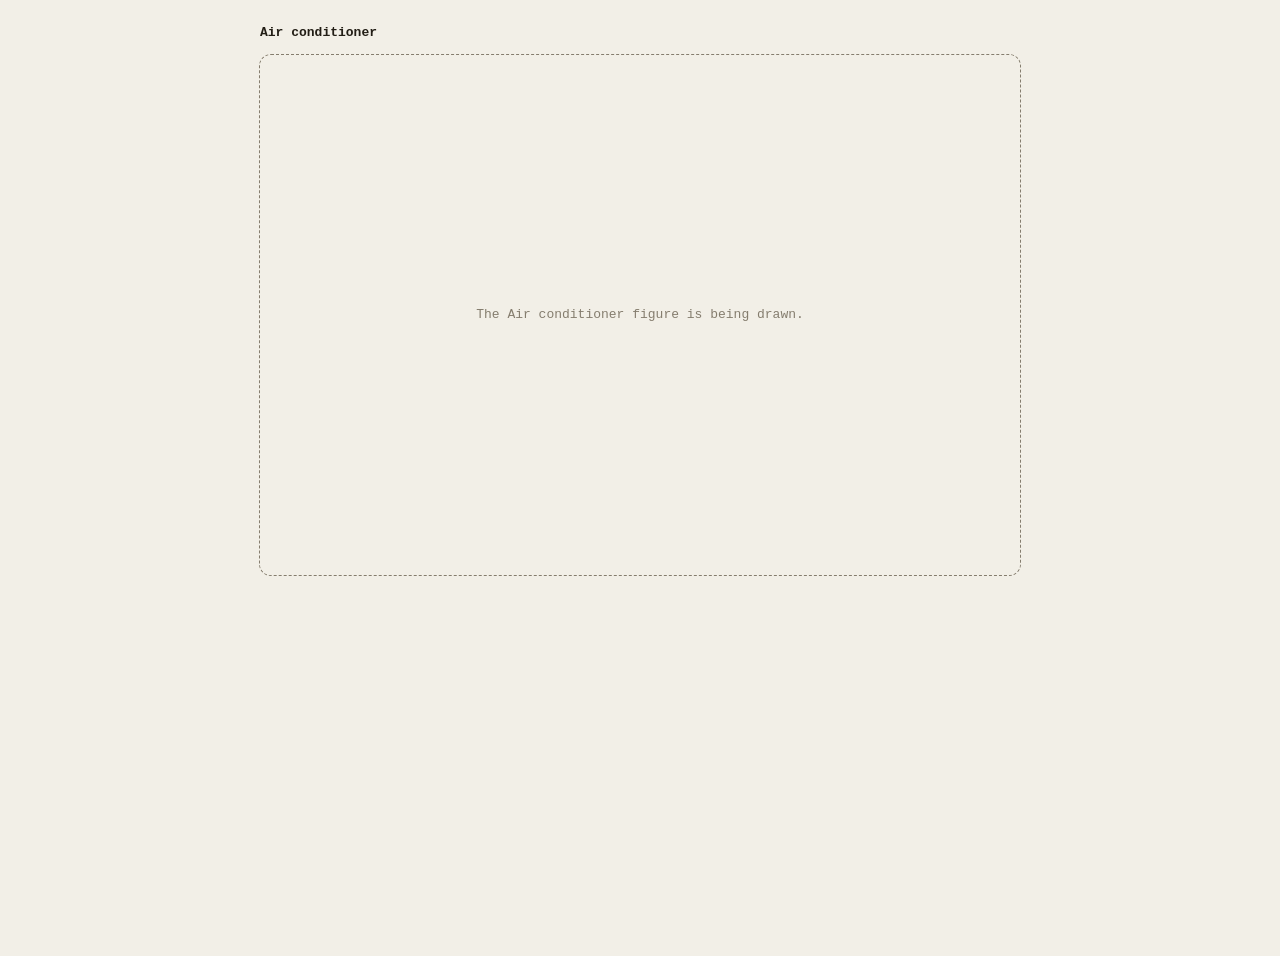
<file: site/rea-home/inside/figures/ac.html>
<!doctype html>
<!-- PLACEHOLDER from the "Inside your home" page lane. The figure lane replaces this whole file. -->
<html lang="en"><head><meta charset="utf-8"><meta name="viewport" content="width=device-width, initial-scale=1"><title>Air conditioner</title>
<style>:root{--paper:#f2efe7;--ink:#231e16;--muted:#857d6e}html,body{margin:0;height:100%}body{background:var(--paper);color:var(--ink);font:13px/1.4 ui-monospace,Menlo,monospace;display:flex;flex-direction:column;align-items:center;padding:24px 16px 32px}header{width:100%;max-width:760px}h1{font-size:13px;font-weight:600;margin:0}.box{width:100%;max-width:760px;height:520px;margin-top:12px;border:1.5px dashed var(--muted);border-radius:12px;display:grid;place-items:center;color:var(--muted)}</style></head>
<body><header><h1>Air conditioner</h1></header><div class="box">The Air conditioner figure is being drawn.</div></body></html>
</file>
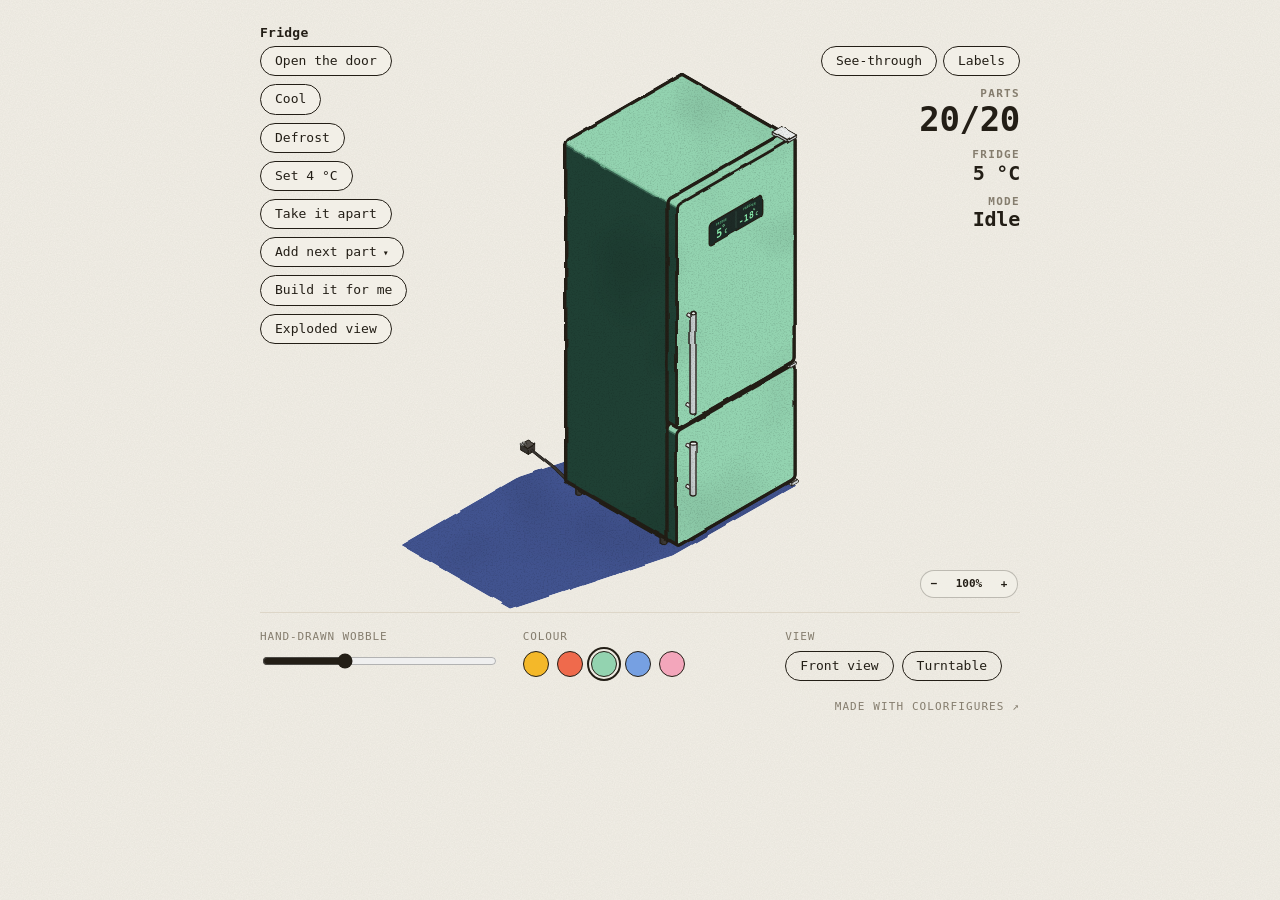
<file: site/rea-home/inside/figures/fridge.html>
<!doctype html>
<html lang="en"><head><meta charset="utf-8"><meta name="viewport" content="width=device-width,initial-scale=1">
<title>Fridge</title><style>.mcap{display:none!important}@media (max-width:560px){.stat .v{font-size:20px!important}.stats{align-items:flex-end}}@media (min-width:561px){.vset{top:4px!important}#stats{top:var(--vset-h,44px)!important}}</style><style>@media (max-width:560px){body > header{display:none}}</style><script>window.FIG_A = () => innerWidth <= 560 ? 1.1 : .75;</script><script>window.LBL_U = () => { if (innerWidth > 560) return 0; const s = document.getElementById("fig"); return s && s.clientWidth && s.viewBox.baseVal.width ? s.viewBox.baseVal.width / s.clientWidth : 0; };</script></head><body>
<script>
/* ============================================================
   Colorfigures core: projection, shapes, shading, ink, labels, page shell.
   A figure page includes this file (scripts/build.py inlines it), then calls mountFigure({...}).
   See SKILL.md for the drawing contract and conventions.
   One fixed view (front-left-top) and one fixed light (from above, behind the viewer's right shoulder: the front is lit,
   the left side is in shade, and cast shadows fall toward the lower left of the screen).
   ============================================================ */

/* ---------- palettes ---------- */
const PALS = {
  mustard: { l:'#f4b829', m:'#d49c1f', d:'#4e4a18' },
  tomato:  { l:'#ef6a4c', m:'#cf5038', d:'#4a2219' },
  mint:    { l:'#93d3b0', m:'#71b693', d:'#1f4034' },
  cobalt:  { l:'#76a0e2', m:'#5a82c6', d:'#1c2948' },
  blush:   { l:'#f3a6bb', m:'#d8869c', d:'#4b2430' },
};
const METAL   = { l:'#eef0f0', m:'#c6ccce', d:'#8f989b' };
const CLEAR   = { l:'#e4f2f4', m:'#c4dfe4', d:'#97b9c0' };
const CERAMIC = { l:'#fbfaf3', m:'#e3e0d2', d:'#bdb8a6' };
const DARK    = { l:'#55504a', m:'#3d3935', d:'#272421' };
const INK = '#231e16';
const SHADOW = '#41538f';

/* ---------- projection (x = depth toward viewer-right, y = toward viewer-left, z = up) ---------- */
const C = Math.cos(Math.PI/6), S = Math.sin(Math.PI/6);
let OX = 0, OY = 0;
/* Free orthographic camera (internal names start with CAM_ / cam so they never clash with a figure's own names). YAW turns the viewer around the vertical axis (45° = the classic front-left view),
   PITCH is how far it looks down (35.26° = true isometric). At the defaults P() is exactly the old isometric
   projection, so every figure drawn for it still lines up. Drag the figure to orbit; double-click to reset.
   rotV(n) maps a world direction into the default view's frame, so vis / tone / any "sum of rotV > 0" test keep
   working at every angle: the viewer is always (1,1,1) and the light stays put relative to the viewer. */
let VIEW = 0, RC = [0, 0], RCZ = 0;
const VIEW_NAMES = ['front', 'left side', 'back', 'right side'];
const TURNS = [0, 2];
const YAW0 = 45, PITCH0 = Math.atan(1/Math.SQRT2) * 180/Math.PI, CAM_K = Math.sqrt(1.5);
let YAW = YAW0, PITCH = PITCH0, CAM_R, CAM_U, CAM_V, CAM_D;                       // right, up, toward viewer, screen-down
const camBasis = (yaw, pitch) => { const t = yaw*Math.PI/180, p = pitch*Math.PI/180, ct = Math.cos(t), st = Math.sin(t), cp = Math.cos(p), sp2 = Math.sin(p);
  return { R:[st,-ct,0], U:[-sp2*ct,-sp2*st,cp], V:[cp*ct,cp*st,sp2] }; };
const CAM_B0 = camBasis(YAW0, PITCH0);
// CAM_LIM: how far (deg) the camera may turn either side of the front view; null = all the way round (set per figure)
let CAM_LIM = null;
function setCam(yaw, pitch){ YAW = CAM_LIM == null ? yaw : Math.max(YAW0 - CAM_LIM, Math.min(YAW0 + CAM_LIM, yaw));
  PITCH = CAM_LIM == null ? Math.max(6, Math.min(78, pitch)) : Math.max(15, Math.min(62, pitch)); const b = camBasis(YAW, PITCH); CAM_R = b.R; CAM_U = b.U; CAM_V = b.V; CAM_D = CAM_U.map(v => -v); }
setCam(YAW0, PITCH0);
const camDot = (a,b) => a[0]*b[0]+a[1]*b[1]+a[2]*b[2];
const rotV = n => { const r = camDot(n,CAM_R), u = camDot(n,CAM_U), v = camDot(n,CAM_V); return [0,1,2].map(i => CAM_B0.R[i]*r + CAM_B0.U[i]*u + CAM_B0.V[i]*v); };
// the light's ground direction turns with the viewer's yaw only (shadows always fall toward the lower left of the screen)
const yawTurn = ([x,y]) => { const t = (YAW - YAW0)*Math.PI/180, c = Math.cos(t), s = Math.sin(t); return [x*c - y*s, x*s + y*c]; };
const rotXY = (x,y) => [x, y];                                                // kept for old callers
const P0 = (x,y,z) => [(x-y)*C + OX, (x+y)*S - z + OY];                       // raw iso
const P  = (x,y,z) => { const q = [x-RC[0], y-RC[1], z-RCZ];
  return [CAM_K*camDot(q,CAM_R) + (RC[0]-RC[1])*C + OX, CAM_K*camDot(q,CAM_D) + (RC[0]+RC[1])*S - RCZ + OY]; };
const Dv = (x,y,z) => [CAM_K*camDot([x,y,z],CAM_R), CAM_K*camDot([x,y,z],CAM_D)];
// distance toward the viewer: draw parts with smaller depth first
const depthOf = p => camDot(p, CAM_V);
// sort [{at:[x,y,z], svg}] back-to-front for the current camera. A part may also give box:[[x0,y0,z0],[x1,y1,z1]]:
// when two boxes are separated along x, y or z, the one on the viewer's side goes last (a centre point alone gets long
// or wrapping parts wrong: a pole beside a row of keys, a spout reaching past a cup).
const boxMid = b => [0,1,2].map(k => (b[0][k] + b[1][k]) / 2);
const sepOrder = (p, q) => { if (!p.box || !q.box) return 0;
  for (let k = 0; k < 3; k++){ if (p.box[1][k] <= q.box[0][k] + 1e-6) return CAM_V[k] >= 0 ? -1 : 1; if (q.box[1][k] <= p.box[0][k] + 1e-6) return CAM_V[k] >= 0 ? 1 : -1; }
  return 0; };
const byDepth = parts => parts.filter(Boolean).sort((p,q) => sepOrder(p,q) || (depthOf(p.at || boxMid(p.box)) - depthOf(q.at || boxMid(q.box)))).map(p => p.svg).join('');
// the half of a vertical ring that faces the viewer / is turned away, as [from, to] angles in degrees (0 = +x, 90 = +y)
const nearHalf = () => [YAW - 90, YAW + 90], farHalf = () => [YAW + 90, YAW + 270];
// an open container (cup, bin, cone, drum) between two rings: far inner wall, then its contents, then the near outer wall
const openShell = (A, B, colour, contents = '') => loft(A, B, colour, true) + contents + loft(A, B, colour);
const f  = v => v.toFixed(1);
const pd = (pts, close=true) => 'M' + pts.map(p => { const q = P(p[0],p[1],p[2]); return f(q[0])+' '+f(q[1]); }).join('L') + (close ? 'Z' : '');
const sp = pts => 'M' + pts.map(q => f(q[0])+' '+f(q[1])).join('L') + 'Z';

/* ---------- 2D shapes in a plane's (u,v) coords (v up), mapped to 3D by a plane ---------- */
const arcUV  = (cu,cv,r,a0,a1,n=7) => { const o=[]; for (let i=0;i<=n;i++){ const a=(a0+(a1-a0)*i/n)*Math.PI/180; o.push([cu+r*Math.cos(a), cv+r*Math.sin(a)]); } return o; };
const rrUV   = (u0,v0,u1,v1,r,n=7) => r <= 0 ? rectUV(u0,v0,u1,v1) : [...arcUV(u1-r,v0+r,r,-90,0,n), ...arcUV(u1-r,v1-r,r,0,90,n), ...arcUV(u0+r,v1-r,r,90,180,n), ...arcUV(u0+r,v0+r,r,180,270,n)];
const rectUV = (u0,v0,u1,v1) => [[u0,v0],[u1,v0],[u1,v1],[u0,v1]];
const ellUV  = (cu,cv,ru,rv,n=24) => Array.from({length:n}, (_,i) => { const a=i/n*2*Math.PI; return [cu+ru*Math.cos(a), cv+rv*Math.sin(a)]; });
const PX = x => ([u,v]) => [x,u,v];      // front-facing plane x = const   (u = y, v = z)
const PY = y => ([u,v]) => [u,y,v];      // side plane y = const           (u = x, v = z)
const PZ = z => ([u,v]) => [u,v,z];      // horizontal plane z = const     (u = x, v = y)
const on = (plane, uv) => uv.map(plane);

/* ---------- vectors + shading ---------- */
const sub=(a,b)=>[a[0]-b[0],a[1]-b[1],a[2]-b[2]], dot=(a,b)=>a[0]*b[0]+a[1]*b[1]+a[2]*b[2];
const cross=(a,b)=>[a[1]*b[2]-a[2]*b[1], a[2]*b[0]-a[0]*b[2], a[0]*b[1]-a[1]*b[0]];
const norm=a=>{ const l=Math.hypot(...a)||1; return a.map(v=>v/l); };
const avg=ps=>ps.reduce((s,p)=>[s[0]+p[0]/ps.length,s[1]+p[1]/ps.length,s[2]+p[2]/ps.length],[0,0,0]);
const vis = n => { const r = rotV(n); return r[0]+r[1]+r[2] > 1e-6; };   // viewer looks from (+1,+1,+1) after the turn
const facing = vis;                                                       // readable alias: is this face toward the viewer?
const SHADOW_K = 0.85, AZ_MIN = 20, AZ_MAX = 160;
// cast shadows are drawn shorter than the shading light implies (0.45 × height instead of 0.85 ×): long shadows of tall
// parts on thin supports (a lamp shade, a fan head) land far from the object and read as separate blobs
const SHADOW_LEN = 0.45;
let L = [0,0,1], SH = [0,0];
function setLight(deg){ const a=deg*Math.PI/180; SH=[SHADOW_K*Math.cos(a), SHADOW_K*Math.sin(a)]; L=norm([-SH[0],-SH[1],1]); }
const LIN = norm([.6,.2,1]);                       // fixed light for interiors / small props
// Three flat tones, but blended across a narrow band at each step, so a face that turns past a threshold while the
// figure rotates fades between tones instead of snapping (at rest almost every face still sits on a pure tone).
const SOFT = .18;
const step3 = (d, hi, lo, m) => { const ss = (a, b, x) => { const k = Math.min(1, Math.max(0, (x - a)/(b - a))); return k*k*(3 - 2*k); };
  const a = ss(hi - SOFT, hi + SOFT, d), b = ss(lo - SOFT, lo + SOFT, d);
  return a >= 1 ? m.l : b <= 0 ? m.d : a > 0 ? mix(m.m, m.l, a) : b < 1 ? mix(m.d, m.m, b) : m.m; };
const tone  = (n,m) => step3(dot(rotV(n),L),   -.15, -.45, m);   // exterior, follows the sun
const toneI = (n,m) => step3(dot(rotV(n),LIN),  .6,   .05, m);   // interior / props
const mix = (a,b,t) => '#' + [1,3,5].map(i => Math.round(parseInt(a.substr(i,2),16)*(1-t) + parseInt(b.substr(i,2),16)*t).toString(16).padStart(2,'0')).join('');
const matOf = hex => ({ l:hex, m:mix(hex,'#000000',.16), d:mix(hex,'#000000',.42) });
const ease = t => t<.5 ? 2*t*t : 1-Math.pow(-2*t+2,2)/2;

/* ---------- drawing primitives (all return SVG strings) ---------- */
const ink   = (d,w=1.0) => `<path d="${d}" fill="none" stroke="${INK}" stroke-width="${w}" stroke-linejoin="round" stroke-linecap="round"/>`;
const fill  = (d,c,extra='') => `<path d="${d}" fill="${c}" ${extra}/>`;
const face  = (d,c) => `<path d="${d}" fill="${c}" stroke="${c}" stroke-width=".7" stroke-linejoin="round"/>`;
const shape = (pts,c,w=.9) => fill(pd(pts),c) + (w ? ink(pd(pts),w) : '');
const line  = (pts,w=.9) => ink(pd(pts,false),w);
// Loft between two rings of equal length (closed). colour(n) picks each strip's fill; flip = seen from inside.
function loft(A, B, colour, flip=false){
  const n=A.length, cen=avg(A.concat(B)); let s='';
  for (let i=0;i<n;i++){
    const a0=A[i], a1=A[(i+1)%n], b1=B[(i+1)%n], b0=B[i];
    let nr = norm(cross(sub(a1,a0), sub(b0,a0)));
    if (!isFinite(nr[0])) continue;
    if (dot(nr, sub(avg([a0,a1,b1,b0]), cen)) < 0) nr = nr.map(v=>-v);
    if (flip) nr = nr.map(v=>-v);
    if (vis(nr)) s += face(pd([a0,a1,b1,b0]), colour(nr));
  }
  return s;
}
function hull(pts){
  pts = pts.slice().sort((a,b)=>a[0]-b[0]||a[1]-b[1]);
  const cr=(o,a,b)=>(a[0]-o[0])*(b[1]-o[1])-(a[1]-o[1])*(b[0]-o[0]); const lo=[], up=[];
  for (const p of pts){ while(lo.length>=2 && cr(lo[lo.length-2],lo[lo.length-1],p)<=0) lo.pop(); lo.push(p); }
  for (const p of pts.reverse()){ while(up.length>=2 && cr(up[up.length-2],up[up.length-1],p)<=0) up.pop(); up.push(p); }
  lo.pop(); up.pop(); return lo.concat(up);
}
// Silhouette ink, weighted by how thick the part is on screen (like a hand inker): the w you pass is the most it gets.
// Thickness = 2 × area / perimeter of the outline (a rod's diameter, about half a box's width), as a share of the
// frame width. A long thin rod, a handle or a knob stays light (~1–1.5); a grinder, kettle or machine body gets the
// heavy ~2.4–2.8. Thin parts stay thin and parts keep air between them.
const hullInk = (pts3, w=1.4) => { const h = hull(pts3.map(p=>P(...p))); let a = 0, per = 0;
  for (let i = 0; i < h.length; i++){ const p = h[i], q = h[(i+1) % h.length]; a += p[0]*q[1] - q[0]*p[1]; per += Math.hypot(q[0]-p[0], q[1]-p[1]); }
  const thick = per ? Math.abs(a) / per / (INK_K * INK_REF_VB) : 0;
  return ink(sp(h), Math.min(w, .9 + 20*thick)); };
// Axis-aligned box: three visible faces, shaded, each outlined. shade = tone (sunlit) or toneI (interior).
function box(x0,y0,z0,x1,y1,z1,m,shade=toneI,w=.9){
  // all six faces, drawn only when they face the viewer (sides first, then top) — correct in every VIEW
  const F = [
    [[0,1,0],  [[x0,y1,z0],[x1,y1,z0],[x1,y1,z1],[x0,y1,z1]]],
    [[1,0,0],  [[x1,y0,z0],[x1,y1,z0],[x1,y1,z1],[x1,y0,z1]]],
    [[0,-1,0], [[x0,y0,z0],[x1,y0,z0],[x1,y0,z1],[x0,y0,z1]]],
    [[-1,0,0], [[x0,y0,z0],[x0,y1,z0],[x0,y1,z1],[x0,y0,z1]]],
    [[0,0,1],  [[x0,y0,z1],[x1,y0,z1],[x1,y1,z1],[x0,y1,z1]]] ];
  return F.filter(([n]) => vis(n)).map(([n,q]) => shape(q, shade(n,m), w)).join('');
}
// Rounded-profile extrusion: profile (u=y, v=z) swept along x from x0 to x1. Body of most machines.
function extrude(profileUV, x0, x1, m, shade=tone){ return loft(on(PX(x0),profileUV), on(PX(x1),profileUV), n=>shade(n,m)); }
// Vertical cylinder (axis z) centred (x,y), radius r from z0 to z1, with top cap.
function cyl(x,y,z0,z1,r,m,shade=toneI,w=1.2,n=24){
  const A=on(PZ(z0),ellUV(x,y,r,r,n)), B=on(PZ(z1),ellUV(x,y,r,r,n));
  return loft(A,B,nr=>shade(nr,m)) + fill(pd(B),shade([0,0,1],m)) + hullInk([...A,...B],w) + ink(pd(B),w*.8);
}
// Cylinder lying along x (e.g. a knob or dial sticking out of a front face): centred (y,z), from x0 to x1.
function cylX(x0,x1,y,z,r,m,shade=toneI,w=1.1,n=20){
  const A=on(PX(x0),ellUV(y,z,r,r,n)), B=on(PX(x1),ellUV(y,z,r,r,n));
  // cap on whichever end faces the viewer (the +x end in VIEW 0)
  const capB = vis([1,0,0]), cap = capB ? B : A, cn = capB ? [1,0,0] : [-1,0,0];
  return loft(A,B,nr=>shade(nr,m)) + (vis(cn) ? fill(pd(cap),shade(cn,m)) : '') + hullInk([...A,...B],w) + (vis(cn) ? ink(pd(cap),w*.8) : '');
}
// Cylinder between any two 3D points a and b (a lamp arm, a rod, a pipe at an angle, a handle bar), radius r.
// The end facing the viewer gets a cap. For a tapered part (a cone, a lamp shade) pass r1 for the radius at b.
function rod(a, b, r, m, shade=toneI, w=1, r1=r, n=16){
  const d = norm(sub(b, a)), u = norm(cross(d, Math.abs(d[2]) < .9 ? [0,0,1] : [1,0,0])), v = cross(d, u);
  const ring = (p, rr) => Array.from({length:n}, (_,i) => { const t = i/n*2*Math.PI, c = Math.cos(t)*rr, s2 = Math.sin(t)*rr;
    return [p[0] + u[0]*c + v[0]*s2, p[1] + u[1]*c + v[1]*s2, p[2] + u[2]*c + v[2]*s2]; });
  const A = ring(a, r), B = ring(b, r1), capB = vis(d), cap = capB ? B : A, cn = capB ? d : d.map(x => -x);
  return loft(A, B, nr => shade(nr, m)) + (Math.max(r, r1) > 0 ? fill(pd(cap), shade(cn, m)) + ink(pd(cap), w*.8) : '') + hullInk([...A, ...B], w);
}
// Text lying flat on a front plane x = const, centred at (y,z) baseline; reads left-to-right on screen.
// text sits on a face: if its reading direction comes out mirrored (or edge-on), that face is turned away, so the text is hidden
const txM = (o, U, V) => (U[0]*V[1] - U[1]*V[0]) <= .02 * Math.hypot(...U) * Math.hypot(...V) ? `matrix(0 0 0 0 ${f(o[0])} ${f(o[1])})` : `matrix(${U[0].toFixed(4)} ${U[1].toFixed(4)} ${V[0].toFixed(4)} ${V[1].toFixed(4)} ${f(o[0])} ${f(o[1])})`;
const tx = (x,y,z,str,size,col=INK,weight=700) => { const o=P(x,y,z);
  return `<text transform="${txM(o, Dv(0,-1,0), Dv(0,0,-1))}" font-size="${size}" fill="${col}" text-anchor="middle" font-family="ui-monospace,Menlo,monospace" font-weight="${weight}" letter-spacing=".04em">${str}</text>`; };
// Text on a side plane y = const, centred at (x,z).
const txY = (x,y,z,str,size,col=INK,weight=700) => { const o=P(x,y,z);
  return `<text transform="${txM(o, Dv(1,0,0), Dv(0,0,-1))}" font-size="${size}" fill="${col}" text-anchor="middle" font-family="ui-monospace,Menlo,monospace" font-weight="${weight}" letter-spacing=".04em">${str}</text>`; };
// Cast shadow of a set of 3D points (any outline of the object), pushed along the light onto z = 0.
// the light stays put relative to the viewer, so the shadow is cast in turned coordinates
// z0: the surface it falls on (a board, a counter); clip it to that surface with clipTo(...) if it could spill off.
// clip: the 3D outline of the surface it falls on (e.g. boardTop(...)), so it can't spill over the edge.
const castShadow = (pts3, z0=0, clip=null) => { const k = SHADOW_LEN / SHADOW_K, [sx, sy] = yawTurn(SH);
  const s = fill(sp(hull(pts3.map(([x,y,z]) => P(x+(z-z0)*sx*k, y+(z-z0)*sy*k, z0)))), SHADOW);
  return clip ? clipTo(clip, s) : s; };
// A board for the object to stand on (a tray, a desk top, a counter): a rounded slab from (x0,y0) to (x1,y1), h thick.
// Draw it first; then castShadow(points, h, boardTop(x0,y0,x1,y1,h,r)) so shadows lie on it and stop at its edge.
const BOARD = { l:'#e6e1d4', m:'#cfc8b8', d:'#aaa293' }, WOOD = { l:'#d9a86c', m:'#bf8a4f', d:'#8e6236' };
const boardTop = (x0,y0,x1,y1,h=3,r=5) => on(PZ(h), rrUV(x0,y0,x1,y1,r));
function board(x0,y0,x1,y1,h=3,r=5,m=BOARD){
  const A = on(PZ(0), rrUV(x0,y0,x1,y1,r)), B = boardTop(x0,y0,x1,y1,h,r);
  return loft(A, B, n => toneI(n, m)) + fill(pd(B), m.l) + ink(pd(B), 1) + hullInk([...A, ...B], 1.8);
}
// Group helpers: clickable target, clip to an opening.
const act  = (name, inner, data='') => `<g data-act="${name}" ${data}>${inner}</g>`;
let _clipN = 0;
// Part label (for "how does it work" figures): a cream pill with a leader line to a 3D point on the part.
// dx, dy = where the pill sits, in screen units at the reference zoom (they scale with the figure like stroke widths).
// on = that part is working right now (the pill turns the accent colour). Labels can be hidden with the Labels switch.
function tag(p3, dx, dy, text, on=false){
  // on a phone (LBL_U = drawing units per screen px) the pill is a numbered badge and the names go in a legend under the figure
  const u = window.LBL_U ? LBL_U() : 0, n = ((window.__ln || (window.__ln = {}))[text] || (__ln[text] = Object.keys(__ln).length + 1));
  const k = INK_K, [X,Y] = P(...p3), fs = u ? 10*u : 8.6*k, h = u ? 17*u : fs*1.8, w = u ? h*(n > 9 ? 1.3 : 1) : text.length*fs*.62 + fs*1.5, cx = X + dx*k, cy = Y + dy*k;
  return `<g class="tag${on ? ' on' : ''}" data-n="${n}" data-t="${text}"><path d="M${f(X)} ${f(Y)}L${f(cx)} ${f(cy)}" fill="none" stroke="${INK}" stroke-width="1"/>`
    + `<circle cx="${f(X)}" cy="${f(Y)}" r="${f(1.3*k)}" fill="${INK}"/>`
    + `<rect x="${f(cx-w/2)}" y="${f(cy-h/2)}" width="${f(w)}" height="${f(h)}" rx="${f(h/2)}" fill="${on ? 'var(--accent,#f4b829)' : '#fff4d6'}" stroke="${INK}" stroke-width="1.2"/>`
    + `<text x="${f(cx)}" y="${f(cy+fs*.36)}" font-size="${f(fs)}" text-anchor="middle" font-family="ui-monospace,Menlo,monospace" font-weight="800" letter-spacing=".04em" fill="${INK}">${u ? n : text}</text></g>`;
}
const clipTo = (pts3, inner) => { const id = 'k' + (++_clipN); return `<clipPath id="${id}"><path d="${pd(pts3)}"/></clipPath><g clip-path="url(#${id})">${inner}</g>`; };

/* ---------- constant on-screen line weight ----------
   Stroke widths are written in model units, and each figure is zoomed to fill the frame, so a small
   object would get fat lines. INK_K rescales every stroke-width (and the wobble/grain filter) so all
   figures match the reference zoom of the booth / vending machine (viewBox ≈ 585 units wide). */
const INK_REF_VB = 585;
let INK_K = 1;
const inkScale = svg => INK_K === 1 ? svg : svg.replace(/stroke-width="([\d.]+)"/g, (_, w) => `stroke-width="${(+w * INK_K).toFixed(2)}"`);

/* ---------- page shell ---------- */
const CORE_CSS = `
  :root{--paper:#f2efe7;--ink:#231e16;--muted:#857d6e;--rule:#ddd6c8}
  *{box-sizing:border-box} html,body{margin:0;height:100%}
  body{background-color:var(--paper);
    background-image:url("data:image/svg+xml;utf8,<svg xmlns='http://www.w3.org/2000/svg' width='320' height='320'><filter id='p'><feTurbulence type='fractalNoise' baseFrequency='.85' numOctaves='3' stitchTiles='stitch'/><feColorMatrix values='0 0 0 0 .42  0 0 0 0 .39  0 0 0 0 .33  .16 0 0 0 0'/></filter><rect width='100%' height='100%' filter='url(%23p)'/></svg>");
    overflow-x:hidden;color:var(--ink);font:13px/1.4 ui-monospace,SFMono-Regular,Menlo,monospace;display:flex;flex-direction:column;align-items:center;padding:24px 16px 32px}
  header{width:100%;max-width:760px;display:flex;justify-content:space-between;align-items:baseline;gap:12px;flex-wrap:wrap}
  header h1{font-size:13px;font-weight:600;margin:0;letter-spacing:.02em} header span{color:var(--muted)}
  #fig{width:100%;max-width:760px;height:auto;display:block;margin:4px 0 8px;user-select:none;overflow:visible}
  #fig{cursor:grab;touch-action:pan-y} #fig.drag{cursor:grabbing} #fig [data-act]{cursor:pointer}
  #readout, .idea{display:none}   /* status line + big idea are off: the buttons and motion tell the story */
  .idea{width:100%;max-width:760px;margin:-6px 0 16px;font-size:12.5px;line-height:1.5;text-align:center;color:var(--ink)}
  .idea strong{letter-spacing:.12em;text-transform:uppercase;font-size:11px;margin-right:8px}
  #readout{position:relative;min-height:1.4em;letter-spacing:.08em;text-transform:uppercase;margin-bottom:14px;text-align:center;text-shadow:0 0 3px var(--paper),0 0 6px var(--paper),0 0 10px var(--paper)}
  .stage{position:relative;width:100%;max-width:760px}
  .actions{position:absolute;top:4px;left:0;display:flex;flex-direction:column;align-items:flex-start;gap:8px;z-index:2;max-width:220px}
  .actions .cap{color:var(--muted);font-size:11px;letter-spacing:.08em;text-transform:uppercase;margin:0 0 2px}
  html.nolabels #fig .tag{display:none}
  .ctl[hidden]{display:none}
  /* ui.flash(text): a short note under the buttons ("the can is empty — refill it"); the status line itself stays hidden */
  .toast{position:absolute;left:0;z-index:3;font-size:11.5px;letter-spacing:.06em;text-transform:uppercase;background:var(--paper);
    border:1.5px solid var(--ink);border-radius:8px;padding:4px 9px;box-shadow:2px 2px 0 var(--ink);opacity:0;transition:opacity .2s;pointer-events:none;max-width:240px}
  .toast.show{opacity:1}
  .made-with{width:100%;max-width:760px;margin-top:18px;text-align:right;font-size:11px;letter-spacing:.1em;text-transform:uppercase}
  .made-with a{color:var(--muted);text-decoration:none} .made-with a:hover{color:var(--ink)}
  .stats{position:absolute;top:4px;right:0;display:flex;flex-direction:column;align-items:flex-end;gap:10px;z-index:2;text-align:right}
  .stat .k{font-size:11px;font-weight:700;letter-spacing:.12em;text-transform:uppercase;color:var(--muted)}
  .stat .v{font-size:34px;font-weight:800;line-height:1.05;letter-spacing:-.01em;font-variant-numeric:tabular-nums;color:var(--ink)}
  .stat.small .v{font-size:20px}
  .stat .v.bump{animation:bump .35s ease-out}
  @keyframes bump{0%{transform:scale(1.18)}100%{transform:none}}
  .stepwrap{position:relative;display:flex;align-items:center;gap:8px}
  .act{font:inherit;color:var(--ink);background:var(--paper);border:1.5px solid var(--ink);border-radius:999px;padding:5px 14px;cursor:pointer;white-space:nowrap}
  .act:hover{background:color-mix(in srgb,var(--paper) 92%,var(--ink))}
  .act .car{margin-left:6px;font-size:10px}
  .act:focus-visible{outline:2px solid var(--ink);outline-offset:3px}
  .chips{display:none;flex-wrap:wrap;gap:6px;background:var(--paper);border:2px solid var(--ink);border-radius:12px;box-shadow:3px 3px 0 var(--ink);
    padding:8px;width:max-content;max-width:min(300px,62vw);position:absolute;left:calc(100% + 10px);top:-4px;z-index:3}
  .stepwrap.open .chips{display:flex}
  .chip{white-space:nowrap;font:inherit;font-size:11.5px;font-weight:700;color:var(--ink);background:var(--paper);border:1.5px solid var(--ink);border-radius:8px;padding:4px 8px;cursor:pointer;box-shadow:2px 2px 0 var(--ink)}
  .chip:hover{background:var(--accent,#f4b829);transform:translate(-1px,-1px)}
  .chip.current{background:var(--ink);color:var(--paper)} .chip.current:hover{background:var(--ink);transform:none}
  .chip.off{opacity:.45} .chip.off:hover{transform:none;background:var(--paper)}
  
  @media (max-width:560px){body{padding:14px 12px 24px}header span,.actions .cap{display:none}.actions{flex-direction:row;flex-wrap:wrap;gap:6px}.act{font-size:12px;padding:4px 11px}.stats{position:static;flex-direction:row;justify-content:flex-end;gap:18px;margin-bottom:4px}.actions{position:static;max-width:none;margin:6px 0 4px}.chips{left:0;top:calc(100% + 8px)}}
  .controls{width:100%;max-width:760px;display:grid;grid-template-columns:repeat(auto-fit,minmax(200px,1fr));gap:14px 28px;border-top:1px solid var(--rule);padding-top:16px}
  .ctl{display:flex;flex-direction:column;gap:6px}
  .ctl label{color:var(--muted);font-size:11px;letter-spacing:.08em;text-transform:uppercase}
  input[type=range]{width:100%;accent-color:var(--ink)}
  .row{display:flex;gap:8px;flex-wrap:wrap}
  button{font:inherit;color:var(--ink);background:transparent;border:1.5px solid var(--ink);border-radius:999px;padding:5px 14px;cursor:pointer}
  button:hover{background:#0000000d}
  button[aria-pressed=true]:not(.sw){background:var(--ink);color:var(--paper)}
  .sw{width:26px;height:26px;padding:0;border-radius:50%} .sw[aria-pressed=true]{outline:2px solid var(--ink);outline-offset:2px}`;

const filterFor = k => `<filter id="hand" x="-3%" y="-3%" width="106%" height="106%" color-interpolation-filters="sRGB">
  <feTurbulence type="fractalNoise" baseFrequency="${(0.045/k).toFixed(4)}" numOctaves="2" seed="4" result="warp"/>
  <feDisplacementMap id="wob" in="SourceGraphic" in2="warp" scale="${(2.4*k).toFixed(2)}" xChannelSelector="R" yChannelSelector="G" result="wob"/>
  <feTurbulence type="fractalNoise" baseFrequency="${(0.9/k).toFixed(4)}" numOctaves="3" seed="11" result="n1"/>
  <feColorMatrix in="n1" type="matrix" values=".3 0 0 0 .84  .3 0 0 0 .84  .3 0 0 0 .84  0 0 0 0 1" result="grain"/>
  <feTurbulence type="fractalNoise" baseFrequency="${(0.012/k).toFixed(4)}" numOctaves="2" seed="7" result="n2"/>
  <feColorMatrix in="n2" type="matrix" values=".3 0 0 0 .85  .3 0 0 0 .85  .3 0 0 0 .85  0 0 0 0 1" result="blot"/>
  <feBlend in="wob" in2="grain" mode="multiply" result="g1"/><feBlend in="g1" in2="blot" mode="multiply" result="g2"/>
  <feComposite in="g2" in2="wob" operator="in"/></filter>`;

/* mountFigure({
     fig:'03', title:'Photo booth', hint:'click the curtain…',
     size:[W,D,H],                 // bounding box, used to frame the view (shadow range included)
     palette:'mustard',            // default PALS key
     state:{...},                  // figure state (st.pal is built in)
     scene: (st, m) => svgString,  // m = current palette {l,m,d}
     readout: st => 'text',        // status line under the figure
     buttons: [{label, onClick(st, ui)}      // listed in the order the user should do them
               | {label, choices: st => [{label, onClick(st,ui), current?, disabled?, why?}]}],   // opens a picker
     stats: st => [{label, value, small?}],   // optional: big numbers top-right (credit, change, score)
     credit: false,                // optional: hide the small "Made with Colorfigures" link
     acts: { name(st, el, ui){} },  // clicks on act(name, …) groups; el has dataset
     params(st, q){}               // optional: read URLSearchParams for screenshot states
   })  -> ui = { st, render, animate(stepFn), flash(text,ms) }
   animate(step): calls step(dt seconds) every frame and re-renders until step returns false. */
addEventListener('error', e => { document.documentElement.dataset.errors = (document.documentElement.dataset.errors || '') + ' ' + e.message + ';'; });
/* The hand-drawn filter's noise never changes, but browsers recompute every feTurbulence each time the drawing changes
   (on phones SVG filters run on the CPU, so this is most of the cost of a frame). bakeNoise renders each noise layer once
   into an image and swaps it in: coarse layers as one small image over the whole view (they are smooth, so scaling up
   is invisible), fine grain as a seamless tile. If anything fails (an old browser), the live filter simply stays. */
function bakeNoise(svg){
  const fl = document.getElementById('hand'); if (!fl || typeof Image === 'undefined') return;
  const NS = 'http://www.w3.org/2000/svg', vb = svg.viewBox.baseVal;
  const x0 = vb.x - vb.width*.35, y0 = vb.y - vb.height*.35, w0 = vb.width*1.7, h0 = vb.height*1.7;
  for (const t of [...fl.querySelectorAll('feTurbulence')]){
    const fq = parseFloat(t.getAttribute('baseFrequency')), oct = +(t.getAttribute('numOctaves') || 1);
    if (!(fq > 0)) continue;
    const fine = fq * Math.max(w0, h0) > 80;
    if (fine) continue;   // fine grain stays live: a repeated tile leaves faint seams on some GPUs
    const rx = fine ? 0 : x0, ry = fine ? 0 : y0, rw = fine ? 48 / fq : w0, rh = fine ? 48 / fq : h0;
    const ppu = fq * (fine ? 7 : 5) * Math.pow(2, Math.max(0, oct - 1) * .5), PW = Math.ceil(rw * ppu), PH = Math.ceil(rh * ppu);
    if (PW * PH > 1200 * 1200) continue;
    const tb = t.cloneNode(); tb.removeAttribute('result'); if (fine) tb.setAttribute('stitchTiles', 'stitch');
    const src = `<svg xmlns="${NS}" width="${PW}" height="${PH}" viewBox="${rx} ${ry} ${rw} ${rh}"><filter id="n" filterUnits="userSpaceOnUse" x="${rx}" y="${ry}" width="${rw}" height="${rh}" color-interpolation-filters="sRGB">${tb.outerHTML}</filter><rect x="${rx}" y="${ry}" width="${rw}" height="${rh}" filter="url(#n)"/></svg>`;
    const img = new Image();
    img.onload = () => { try {
      const c = document.createElement('canvas'); c.width = PW; c.height = PH; const g = c.getContext('2d'); g.drawImage(img, 0, 0);
      // store the noise's colour values fully opaque: the filter reads its colour channels, and an image with
      // see-through pixels would be read premultiplied (darker) by some browsers
      const px = g.getImageData(0, 0, PW, PH); for (let i = 3; i < px.data.length; i += 4) px.data[i] = 255; g.putImageData(px, 0, 0);
      const url = c.toDataURL('image/png'), res = t.getAttribute('result');
      const im = document.createElementNS(NS, 'feImage');
      // a tile must sit inside the filter's region (the drawing's box) or it gets clipped: anchor it at the drawing's
      // centre, snapped to whole tiles so the grain keeps the same phase as the live noise would
      let ox = rx, oy = ry;
      if (fine){ const bb = svg.getElementById ? document.getElementById('art').getBBox() : { x: 0, y: 0, width: 0, height: 0 };
        ox = Math.floor((bb.x + bb.width/2) / rw) * rw; oy = Math.floor((bb.y + bb.height/2) / rh) * rh; }
      for (const [k, v] of [['x', ox], ['y', oy], ['width', rw], ['height', rh], ['preserveAspectRatio', 'none']]) im.setAttribute(k, v);
      im.setAttribute('href', url); im.setAttributeNS('http://www.w3.org/1999/xlink', 'xlink:href', url);
      if (!t.isConnected) return;
      if (fine){ im.setAttribute('result', res + '_tile'); const tl = document.createElementNS(NS, 'feTile'); tl.setAttribute('in', res + '_tile'); tl.setAttribute('result', res); t.replaceWith(im, tl); }
      else { im.setAttribute('result', res); t.replaceWith(im); }
    } catch (e) {} };
    img.src = 'data:image/svg+xml;charset=utf-8,' + encodeURIComponent(src);
  }
}
function mountFigure(cfg){
  document.title = cfg.title;
  const style = document.createElement('style'); style.textContent = CORE_CSS; document.head.appendChild(style);
  document.body.innerHTML = `
    <header><h1>${cfg.title}</h1></header><!-- REA Home: the device name only, no figure number -->
    <div class="stage">
      ${cfg.buttons && cfg.buttons.length ? `<div class="actions" id="btns"></div>` : ''}
      ${cfg.stats ? '<div class="stats" id="stats"></div>' : ''}
      <div class="toast" id="toast" role="status"></div>
      <svg id="fig" role="img" aria-label="${cfg.title}"><defs id="fdefs"></defs><g id="art" filter="url(#hand)"></g></svg>
    </div>
    <div id="readout"></div>
    ${cfg.idea ? `<p class="idea"><strong>The big idea</strong>${cfg.idea}</p>` : ''}
    <div class="controls">
      <div class="ctl"><label for="wb">Hand-drawn wobble</label><input id="wb" type="range" min="0" max="7" step="0.1" value="2.4"></div>
      <div class="ctl"><label>Colour</label><div class="row" id="pals"></div></div>
      <div class="ctl"><label>View</label><div class="row"><button id="vreset">Front view</button><button id="vspin" aria-pressed="false">Turntable</button></div></div>
      <div class="ctl" id="lblctl" hidden><label>Labels</label><div class="row"><button id="lbl" aria-pressed="true">On</button></div></div>
    </div>
    ${cfg.credit === false ? '' : '<footer class="made-with"><a href="https://april-zhu.com/colorfigures" target="_blank" rel="noopener">Made with Colorfigures ↗</a></footer>'}`;
  const st = cfg.state || {};            // kept as the same object, so a figure may hold on to it
  if (!st.pal) st.pal = cfg.palette || 'mustard';
  if (st.az == null) st.az = 105;
  const q = new URLSearchParams(location.search);
  // a figure turns all the way round only once it has been checked from every side (turn:'full'); otherwise it turns
  // +-60 deg around the front, where it was drawn. ?free=1 unlocks it for testing.
  CAM_LIM = cfg.turn === 'full' || q.get('free') === '1' ? null : 60;
  if (PALS[q.get('pal')]) st.pal = q.get('pal');
  if (cfg.params) cfg.params(st, q);

  // frame on the object itself: centred, filling ~60% of the width / ~78% of the height of a 4:3 view.
  // The cast shadow is allowed to spill outside the frame (svg overflow is visible).
  const [W,D,H] = cfg.size, pts = [];
  OX = OY = 0; RC = cfg.center || [W/2, D/2]; RCZ = H/2;
  VIEW = 0; setCam(YAW0, PITCH0);
  for (const x of [0,W]) for (const y of [0,D]) for (const z of [0,H]) pts.push(P(x,y,z));
  const xs=pts.map(p=>p[0]), ys=pts.map(p=>p[1]);
  const bw = Math.max(...xs)-Math.min(...xs), bh = Math.max(...ys)-Math.min(...ys);
  // the object fills ~74% of the width / ~88% of the height, nudged right of centre so the buttons (top left) stay clear
  // on a phone (FIG_A, from the gallery) the frame grows taller than 4:3, as far as the object needs, so tall machines fill it;
  // the spare height goes mostly below; the object stays centred (its shadow may run off the edge, by the owner's call)
  const PA = window.FIG_A ? FIG_A() : .75, A = PA === .75 ? .75 : Math.min(PA, Math.max(.75, bh/.88/(bw/.74)*1.08)), vbW = Math.max(bw/.74, bh/.88/A), vbH = vbW*A;
  OX = (vbW-bw)/2 + (PA === .75 ? vbW*.06 : 0) - Math.min(...xs); OY = (PA === .75 ? vbH*.04 : (vbH - bh)*.3) - Math.min(...ys);   // sit a little high: shadows fall downward
  const svg = document.getElementById('fig');
  svg.setAttribute('viewBox', `0 0 ${f(vbW)} ${f(vbH)}`);
  INK_K = vbW / INK_REF_VB;
  document.getElementById('fdefs').innerHTML = filterFor(INK_K);
  bakeNoise(svg);

  const art = document.getElementById('art'), readout = document.getElementById('readout');
  const ui = { st };
  ui.render = () => { _clipN = 0; document.documentElement.style.setProperty('--accent', PALS[st.pal].l); art.innerHTML = inkScale(cfg.scene(st, PALS[st.pal])); if (!ui._flash) readout.textContent = cfg.readout ? cfg.readout(st) : ''; if (ui.drawStats) ui.drawStats(); };
  // big numbers in the top-right corner (credit, change, score…); a value that changes gets a little bump
  const statsEl = document.getElementById('stats'), prevStats = {};
  ui.drawStats = () => { if (!statsEl) return;
    const list = cfg.stats(st).filter(Boolean), html = list.map(x => `<div class="stat${x.small ? ' small' : ''}"><div class="k">${x.label}</div><div class="v" data-k="${x.label}">${x.value}</div></div>`).join('');
    if (statsEl._html !== html){ statsEl._html = html; statsEl.innerHTML = html;
      statsEl.querySelectorAll('.v').forEach(v => { if (prevStats[v.dataset.k] != null && prevStats[v.dataset.k] !== v.textContent) v.classList.add('bump'); prevStats[v.dataset.k] = v.textContent; }); } };
  let flashT = 0;
  const toast = document.getElementById('toast');
  ui.flash = (text, ms=1600) => { ui._flash = true; readout.textContent = text; toast.textContent = text;
    toast.style.top = ((document.getElementById('btns') ? document.getElementById('btns').offsetTop + document.getElementById('btns').offsetHeight : 0) + 8) + 'px'; toast.classList.add('show');
    clearTimeout(flashT); flashT = setTimeout(() => { ui._flash = false; toast.classList.remove('show'); ui.render(); }, ms); };
  // One frame driver for every running animation: each frame runs all the steps, then draws once (two animations at
  // the same time no longer draw twice). It follows the screen's frames, with a timer fallback for when frames don't
  // come (headless shots, a hidden tab). ui.invalidate() asks for one redraw on the next frame (used while dragging).
  const steps = new Set(); let driving = false, lastT = 0, fbT = 0;
  const frame = () => { if (!driving) return; driving = false; clearTimeout(fbT);
    const now = performance.now(), dt = Math.max(0, Math.min(.05, (now - lastT) / 1000)); lastT = now;
    for (const s of [...steps]) if (s(dt) === false) steps.delete(s);
    ui.render(); if (steps.size) drive(); };
  const drive = () => { if (driving) return; driving = true; requestAnimationFrame(frame); fbT = setTimeout(frame, 60); };
  ui.animate = step => { if (!steps.size && !driving) lastT = performance.now(); steps.add(step); drive(); };
  ui.invalidate = () => drive();

  // clickable parts react on press, not on click: while something animates, the scene is redrawn every frame, so the
  // element under the pointer is replaced between press and release and a 'click' would never fire
  svg.addEventListener('pointerdown', e => { if (e.button) return; const a = e.target.closest('[data-act]'); if (!a || !cfg.acts || !cfg.acts[a.dataset.act]) return;
    e.preventDefault(); cfg.acts[a.dataset.act](st, a, ui); ui.render(); });
  // orbit: drag anywhere that is not a clickable part (the machine turns the way the finger moves); arrow keys nudge; double-click eases back to the front view
  let drag = null, spin = false, camAnim = 0;
  const camTo = (y, p, ms=700) => { const y0 = YAW, p0 = PITCH, dy = ((y - y0 + 540) % 360) - 180, id = ++camAnim; let t = 0;
    ui.animate(dt => { if (id !== camAnim) return false; t += dt*1000; const k = Math.min(1, t / ms), e = ease(k); setCam(y0 + dy*e, p0 + (p - p0)*e); return k < 1; }); };
  ui.camTo = camTo;
  svg.addEventListener('pointerdown', e => { if (e.button || e.target.closest('[data-act]')) return;
    camAnim++; drag = { x:e.clientX, y:e.clientY, yaw:YAW, pitch:PITCH }; svg.classList.add("drag"); try { svg.setPointerCapture(e.pointerId); } catch {} });
  svg.addEventListener('pointermove', e => { if (!drag) return; const k = 300 / svg.getBoundingClientRect().width;
    setCam(drag.yaw + (e.clientX - drag.x)*.55*k, drag.pitch + (e.clientY - drag.y)*.35*k); ui.invalidate(); });
  const endDrag = () => { drag = null; svg.classList.remove('drag'); };
  svg.addEventListener('pointerup', endDrag); svg.addEventListener('pointercancel', endDrag);
  svg.addEventListener('dblclick', e => { if (!e.target.closest('[data-act]')) camTo(YAW0, PITCH0); });
  addEventListener('keydown', e => { const k = { ArrowLeft:[-15,0], ArrowRight:[15,0], ArrowUp:[0,8], ArrowDown:[0,-8] }[e.key];
    if (!k || window.GAME_KEYS || /input|textarea/i.test(e.target.tagName)) return; e.preventDefault(); camTo(YAW + k[0], PITCH + k[1], 260); });   // a game figure keeps the arrows for play
  document.getElementById('vreset').onclick = () => { spin = false; vsp.setAttribute('aria-pressed', false); camTo(YAW0, PITCH0); };
  const vsp = document.getElementById('vspin');
  vsp.onclick = () => { spin = !spin; vsp.setAttribute('aria-pressed', spin); camAnim++;
    let dir = 1;   // with a turning limit, the turntable swings back and forth inside it
    if (spin) ui.animate(dt => { if (!spin) return false; if (!drag){ let y = YAW + dir*dt*18;
      if (CAM_LIM != null && Math.abs(y - YAW0) >= CAM_LIM - .5){ dir = -dir; y = YAW + dir*dt*18; } setCam(y, PITCH); } return true; }); };
  if (q.has('yaw') || q.has('pitch')) setCam(+(q.get('yaw') ?? YAW0), +(q.get('pitch') ?? PITCH0));
  const btns = document.getElementById('btns');
  const stepEls = [];
  if (btns) cfg.buttons.forEach((b, i) => {
    const wrap = document.createElement('div'); wrap.className = 'stepwrap';
    const el = document.createElement('button'); el.className = 'act';
    el.innerHTML = `${b.label}${b.choices ? '<span class="car">▾</span>' : ''}`;
    wrap.appendChild(el); btns.appendChild(wrap); stepEls.push(el);
    if (!b.choices){ el.onclick = () => { closeChips(); b.onClick(st, ui); ui.render(); }; return; }
    const chips = document.createElement('div'); chips.className = 'chips'; wrap.appendChild(chips);
    el.onclick = e => { e.stopPropagation(); const open = !wrap.classList.contains('open'); closeChips();
      if (!open) return;
      chips.innerHTML = '';
      // every choice stays clickable, so nothing silently ignores a press:
      //   current:true  = the one in use (shown selected); a press just says so
      //   disabled:true = not possible right now (shown faded); a press says why (c.why, or a generic note)
      for (const c of b.choices(st)){ const ch = document.createElement('button'); ch.className = 'chip' + (c.current ? ' current' : c.disabled ? ' off' : ''); ch.textContent = c.label;
        if (c.current) ch.setAttribute('aria-pressed', 'true');
        ch.onclick = ev => { ev.stopPropagation(); closeChips();
          if (c.current) return ui.flash(`${c.label}: already set`); // REA Home: no em dash
          if (c.disabled) return ui.flash(c.why || `${c.label} isn't possible right now`);
          c.onClick(st, ui); ui.render(); }; chips.appendChild(ch); }
      wrap.classList.add('open'); };
  });
  function closeChips(){ document.querySelectorAll('.stepwrap.open').forEach(w => w.classList.remove('open')); }
  document.addEventListener('click', closeChips);

  document.getElementById('wb').oninput = e => document.getElementById('wob').setAttribute('scale', (e.target.value * INK_K).toFixed(2));
  const pals = document.getElementById('pals');
  for (const [k,p] of Object.entries(PALS)){
    const b = document.createElement('button'); b.className='sw'; b.title=k; b.style.background=p.l; b.setAttribute('aria-pressed', k===st.pal);
    b.onclick = () => { st.pal=k; [...pals.children].forEach(c=>c.setAttribute('aria-pressed', c===b)); ui.render(); };
    pals.appendChild(b);
  }
  // labels: the switch appears when the figure draws any tag(); ?labels=0 starts with them hidden
  const lblctl = document.getElementById('lblctl'), lbl = document.getElementById('lbl');
  const setLabels = on => { document.documentElement.classList.toggle('nolabels', !on); lbl.textContent = on ? 'On' : 'Off'; lbl.setAttribute('aria-pressed', on); };
  lbl.onclick = () => setLabels(document.documentElement.classList.contains('nolabels'));
  if (q.get('labels') === '0') setLabels(false);
  // testing: ?press=Label@ms,Label@ms clicks the buttons whose text starts with Label at those times after load
  // (any order, repeats allowed); Label>Choice picks a choice from a picker button (?press=Speed>3@300).
  // Script errors and unknown labels are recorded on <html data-errors="…">
  window.__st = st;
  const noteErr = m => { document.documentElement.dataset.errors = (document.documentElement.dataset.errors || '') + ' ' + m + ';'; };
  const starts = (el, t) => el.textContent.trim().toLowerCase().startsWith(t.trim().toLowerCase());
  if (q.has('press')) q.get('press').split(',').forEach(item => { const [what, ms] = item.split('@'), [label, choice] = what.split('>');
    setTimeout(() => { const b = [...document.querySelectorAll('.act')].find(b => starts(b, label));
      if (!b) return noteErr(`no button "${label}"`);
      b.click(); if (choice == null) return;
      const c = [...b.parentElement.querySelectorAll('.chip')].find(c => starts(c, choice));
      if (c && !c.disabled) c.click(); else noteErr(`no choice "${choice}" in "${label}"`); }, +ms || 0); });
  setLight(st.az); ui.render();
  if (art.querySelector('.tag')) lblctl.hidden = false;
  return ui;
}

/* ---------- see-through + labels kit (shared; the figure supplies its own working parts) ----------
   xrCallouts(items, B): pills in two columns either side of the object, sorted top to bottom so leaders never cross.
     items: [{ at:[x,y,z], text, on }], B: the object's bounds [x0, x1, y0, y1, z0, z1].
   xrGhost(body, mech, k, OUTp, x0, x1, m): far walls faintly, the working parts, then the case as a ghost over them.
   xrMount(getUI, caption): the See-through / Labels switches (top right), the caption under the figure, label hiding. */
function xrCallouts(items, B){
  const pts = []; for (const x of [B[0], B[1]]) for (const y of [B[2], B[3]]) for (const z of [B[4], B[5]]) pts.push(P(x, y, z));
  const xmin = Math.min(...pts.map(p => p[0])), xmax = Math.max(...pts.map(p => p[0])), cx = (xmin + xmax)/2;
  // on a phone (LBL_U = drawing units per screen px) each label is a numbered badge and the names go in a legend under the figure
  const k = INK_K, u = window.LBL_U ? LBL_U() : 0, fs = u ? 10*u : 8.6*k, hgt = u ? 17*u : fs*1.8, gap = hgt + (u ? 3*u : 3*k);
  const L = [], R = [];
  const svgEl = document.getElementById('fig'), vb = svgEl.viewBox.baseVal, btn = document.getElementById('btns');
  const wMax = u ? hgt*1.3 + 12*k : Math.max(...items.map(it => it.text.length))*fs*.62 + fs*1.5 + 12*k;
  const roomL = xmin - vb.x >= wMax, roomR = vb.x + vb.width - xmax >= wMax;
  for (const it of items){ const [X, Y] = P(...it.at); ((X < cx && roomL) || !roomR ? L : R).push({ ...it, X, Y }); }
  let s = '';
  let top = { [-1]: fs, [1]: fs + 30*k };
  if (btn && svgEl.getScreenCTM()){ const r = btn.getBoundingClientRect(), q = new DOMPoint(r.right, r.bottom + 50).matrixTransform(svgEl.getScreenCTM().inverse());
    if (q.y > 0) top[-1] = q.y + hgt; }
  for (const [col, side] of [[L, -1], [R, 1]]){
    col.sort((a, b) => a.Y - b.Y);
    let y = -1e9; for (const c of col){ c.py = Math.max(c.Y, y + gap, top[side]); y = c.py; }
    const shift = col.length ? Math.max(0, col.reduce((a, c) => a + c.py - c.Y, 0) / col.length) : 0;
    const room = col.length ? col[0].py - top[side] : 0; for (const c of col) c.py -= Math.min(shift, room);
    for (const c of col){
      c.n = ((window.__ln || (window.__ln = {}))[c.text] || (__ln[c.text] = Object.keys(__ln).length + 1)); const w = u ? hgt*(c.n > 9 ? 1.3 : 1) : c.text.length*fs*.62 + fs*1.5;
      let px = side < 0 ? xmin - 10*k - w/2 : xmax + 10*k + w/2; px = Math.max(vb.x + w/2 + 2*k, Math.min(vb.x + vb.width - w/2 - 2*k, px));
      const ex = px - side*w/2;
      s += `<g class="tag${c.on ? ' on' : ''}" data-n="${c.n}" data-t="${c.text}"><path d="M${f(c.X)} ${f(c.Y)}L${f(ex + side*-4*k)} ${f(c.py)}L${f(ex)} ${f(c.py)}" fill="none" stroke="${INK}" stroke-width="1"/>`
        + `<circle cx="${f(c.X)}" cy="${f(c.Y)}" r="${f(1.4*k)}" fill="${INK}"/>`
        + `<rect x="${f(px - w/2)}" y="${f(c.py - hgt/2)}" width="${f(w)}" height="${f(hgt)}" rx="${f(hgt/2)}" fill="${c.on ? 'var(--accent,#f4b829)' : '#fff4d6'}" stroke="${INK}" stroke-width="1.2"/>`
        + `<text x="${f(px)}" y="${f(c.py + fs*.36)}" font-size="${f(fs)}" text-anchor="middle" font-family="ui-monospace,Menlo,monospace" font-weight="800" letter-spacing=".04em" fill="${INK}">${u ? c.n : c.text}</text></g>`;
    }
  }
  return s;
}
function xrGhost(body, mech, k, OUTp, x0, x1, m){
  const fF = facing([1,0,0]), fB = facing([-1,0,0]);
  const far = `<g opacity="${f(.5*k)}">` + loft(on(PX(x0), OUTp), on(PX(x1), OUTp), n => mix(toneI(n.map(v => -v), m), '#f2efe7', .55), true)
    + (fF ? fill(pd(on(PX(x0), OUTp)), mix(m.d, '#f2efe7', .5)) : '') + (fB ? fill(pd(on(PX(x1), OUTp)), mix(m.d, '#f2efe7', .5)) : '') + `</g>`;
  return far + mech + `<g opacity="${f(1 - .8*k)}">${body}</g>` + `<g opacity="${f(.6*k)}">` + hullInk([...on(PX(x0), OUTp), ...on(PX(x1), OUTp)], 2.8) + `</g>`;
}
function xrMount(getUI, caption, opt = {}){   // opt.labelsOnly: only the Labels switch (the insides are on show already)
  const ui = getUI(), q = new URLSearchParams(location.search), html = document.documentElement;
  if (q.get('labels') !== '1') html.classList.add('nolabels');
  if (ui.st.xr == null){ ui.st.xr = 0; ui.st.xrT = 0; }
  if (q.get('xr') === '1') ui.st.xr = ui.st.xrT = 1;
  const old = document.getElementById('lblctl'); if (old) old.style.display = 'none';
  const vset = document.createElement('div'); vset.className = 'vset';
  vset.innerHTML = '<div class="vrow">' + (opt.labelsOnly ? '' : '<button class="act" id="xrb" aria-pressed="false">See-through</button>') + '<button class="act" id="lblb" aria-pressed="false">Labels</button></div>';
  document.querySelector('.stage').appendChild(vset);
  // pages with a stats panel in the top right: the switches go just under it
  const place = () => { const sp = document.getElementById('stats'); vset.style.top = sp ? (sp.offsetTop + sp.offsetHeight + 10) + 'px' : ''; };
  place(); new ResizeObserver(place).observe(document.getElementById('stats') || vset);
  const xrb = document.getElementById('xrb'), lblb = document.getElementById('lblb');
  const sync = () => { if (xrb) xrb.setAttribute('aria-pressed', !!getUI().st.xrT); lblb.setAttribute('aria-pressed', !html.classList.contains('nolabels')); };
  if (xrb) xrb.onclick = () => { const u = getUI(), st = u.st; st.xr = st.xr || 0; st.xrT = st.xrT ? 0 : 1; sync();
    u.animate(dt => { const g = Math.sign(st.xrT - st.xr); st.xr = Math.min(1, Math.max(0, st.xr + g*dt/.7)); return st.xr !== st.xrT; }); };
  lblb.onclick = () => { html.classList.toggle('nolabels'); sync(); };
  sync();
  const cap = document.createElement('p'); cap.className = 'mcap'; document.querySelector('.stage').after(cap);
  const css = document.createElement('style');
  css.textContent = '.vset{position:absolute;top:4px;right:0;z-index:2}.vrow{display:flex;gap:6px}.vset .act[aria-pressed=true]{background:var(--ink);color:var(--paper)}'
    + 'html.nolabels #fig .tag{display:none}.mcap{width:100%;max-width:760px;min-height:3em;margin:0 0 14px;font-size:12.5px;line-height:1.5;text-align:center;transition:opacity .3s}'
    + '@media (max-width:560px){.vset{position:static;margin:4px 0}}';
  document.head.appendChild(css);
  const r0 = ui.render; ui.render = () => { r0(); const st = getUI().st; cap.style.opacity = st.xr > .5 ? 1 : 0; cap.textContent = caption(st); };
  ui.render();
}
// same, for a body lofted between two horizontal rings A (bottom) and B (top)
function xrGhostRings(body, mech, k, A, B, m){
  const far = `<g opacity="${f(.5*k)}">` + loft(A, B, n => mix(toneI(n.map(v => -v), m), '#f2efe7', .55), true) + fill(pd(A), mix(m.d, '#f2efe7', .5)) + `</g>`;
  return far + mech + `<g opacity="${f(1 - .8*k)}">${body}</g>` + `<g opacity="${f(.6*k)}">` + hullInk([...A, ...B], 2.8) + `</g>`;
}
// generic see-through for any figure: the whole drawing fades back and the inside parts show over it.
//   opts: { mech(st, k) -> svg, inside(st) -> label items, surface(st) -> label items (optional), B: bounds, getSt() }
// washer-style ghost for an object without a single box case: its inside parts first, then the object pale over them
const xrUnder = (svg, mech, k) => `<g opacity="${f(k)}">${mech}</g><g opacity="${f(1 - .62*k)}">${svg}</g>`;
function xrWrap(sceneFn, opts){
  return function(){
    let s = sceneFn.apply(this, arguments);
    const st = opts.getSt(), k = ease(st.xr || 0);
    if (k > 0 && opts.under) s = xrUnder(s, opts.mech(st, k), k);   // the whole drawing is the object
    else if (k > 0 && !opts.inline) s = `<g opacity="${f(1 - .5*k)}">${s}</g><g opacity="${f(k)}">${opts.mech(st, k)}</g>`;   // inline: the figure ghosts its own case
    const items = k > .6 ? opts.inside(st) : opts.surface ? opts.surface(st) : [];
    return s + (items.length ? xrCallouts(items, opts.B) : '');
  };
}

/* ---------- game keypad: mountKeypad({ rows, hub:[col,row], action:'DROP', keys:[{ key:'ArrowLeft', glyph:'\u25c0', name, at:[col,row] }] })
   An inked pad under the buttons that sends the same keyboard events as the arrows and space (set window.GAME_KEYS = true
   so the arrows play instead of turning the camera). ---------- */
function mountKeypad(spec){
  const host = document.getElementById('btns'); if (!host) return;
  const css = document.createElement('style');
  css.textContent = `.kpad{display:flex;align-items:center;gap:16px;margin-top:6px;padding:10px 12px;border:1.5px solid var(--ink);border-radius:14px;
      background:var(--paper);box-shadow:0 3px 0 var(--ink);touch-action:none;user-select:none;-webkit-user-select:none}
    .kpad .dp{display:grid;grid-template-columns:repeat(3,34px);grid-template-rows:repeat(var(--rows),34px);gap:3px}
    .kpad .k{all:unset;box-sizing:border-box;display:flex;align-items:center;justify-content:center;width:34px;height:34px;cursor:pointer;
      background:#fbf7ea;border:1.5px solid var(--ink);border-radius:7px;box-shadow:0 3px 0 var(--ink);color:var(--ink);font:700 13px ui-monospace,Menlo,monospace;
      transition:transform .05s,box-shadow .05s,background .05s}
    .kpad .hub{width:34px;height:34px;display:flex;align-items:center;justify-content:center}
    .kpad .hub i{width:12px;height:12px;border-radius:50%;border:1.5px solid var(--ink);background:#e6e0d1}
    .kpad .go{all:unset;box-sizing:border-box;width:62px;height:62px;border-radius:50%;cursor:pointer;display:flex;flex-direction:column;align-items:center;justify-content:center;
      background:#e2483d;border:1.5px solid var(--ink);box-shadow:0 4px 0 var(--ink),inset 0 -5px 0 rgba(0,0,0,.18);color:#fff;font:800 12px ui-monospace,Menlo,monospace;letter-spacing:.06em;
      transition:transform .05s,box-shadow .05s}
    .kpad .go small{font:700 8px ui-monospace,Menlo,monospace;opacity:.85;letter-spacing:.08em;margin-top:2px}
    .kpad .down{transform:translateY(2px);box-shadow:0 1px 0 var(--ink)}
    .kpad .k.down{background:var(--accent,#f4b829)}
    .kpad .go.down{transform:translateY(3px);box-shadow:0 1px 0 var(--ink),inset 0 -3px 0 rgba(0,0,0,.18)}
    @media (max-width:560px){.kpad{gap:22px;padding:10px 16px}.kpad .dp{grid-template-columns:repeat(3,44px);grid-template-rows:repeat(var(--rows),44px)}
      .kpad .k,.kpad .hub{width:44px;height:44px;font-size:15px}.kpad .go{width:74px;height:74px}}`;
  document.head.appendChild(css);
  const pad = document.createElement('div'); pad.className = 'kpad'; pad.setAttribute('role', 'group'); pad.setAttribute('aria-label', 'Keypad');
  const dp = document.createElement('div'); dp.className = 'dp'; dp.style.setProperty('--rows', spec.rows);
  const els = {};
  for (const k of spec.keys){
    const b = document.createElement('button'); b.className = 'k'; b.textContent = k.glyph; b.setAttribute('aria-label', k.name);
    b.style.gridColumn = k.at[0] + 1; b.style.gridRow = k.at[1] + 1; dp.appendChild(b); els[k.key] = b; }
  if (spec.hub){ const h = document.createElement('div'); h.className = 'hub'; h.innerHTML = '<i></i>'; h.style.gridColumn = spec.hub[0] + 1; h.style.gridRow = spec.hub[1] + 1; dp.appendChild(h); }
  const go = document.createElement('button'); go.className = 'go'; go.innerHTML = `${spec.action}<small>SPACE</small>`; go.setAttribute('aria-label', spec.action);
  els[' '] = go;
  pad.append(dp, go); host.appendChild(pad);
  const send = (type, key) => dispatchEvent(new KeyboardEvent(type, { key, bubbles: true }));
  for (const [key, el] of Object.entries(els)){
    let held = null;
    el.addEventListener('pointerdown', e => { e.preventDefault(); e.stopPropagation(); if (held != null) return; held = e.pointerId;
      try { el.setPointerCapture(e.pointerId); } catch (_) {} send('keydown', key); });
    const release = e => { if (held == null || (e && e.pointerId !== held)) return; held = null; send('keyup', key); };
    el.addEventListener('pointerup', release); el.addEventListener('pointercancel', release); el.addEventListener('lostpointercapture', release);
    el.addEventListener('click', e => e.preventDefault());
    el.addEventListener('keydown', e => { if (e.key === 'Enter'){ e.preventDefault(); send('keydown', key); setTimeout(() => send('keyup', key), 120); } });
  }
  // space belongs to the game: a button that still has the focus from a click must not be pressed by it too
  addEventListener('keydown', e => { if (e.key === ' ' && e.target && e.target.closest && e.target.closest('button')) e.preventDefault(); }, true);
  addEventListener('keyup', e => { if (e.key === ' ' && e.target && e.target.closest && e.target.closest('button')) e.preventDefault(); }, true);
  // light the keys for real key presses too (and for the pad's own, which arrive the same way)
  addEventListener('keydown', e => { const el = els[e.key]; if (el) el.classList.add('down'); });
  addEventListener('keyup', e => { const el = els[e.key]; if (el) el.classList.remove('down'); });
  addEventListener('blur', () => Object.values(els).forEach(el => el.classList.remove('down')));
}

</script>
<script>
/* Fridge: a generic two-door bottom-freezer no-frost fridge, drawn to the REA Home model (src/hero/detail.js fridge():
   62 wide, 53 deep cabinet + 5 cm doors, 158 tall, freezer door 3.5..55.4, fridge door 56.6..158, bar handles on the left,
   a dark plinth set in under the front). Units: 1 = 1 cm.
   x = depth (back panel x = 0, cabinet front x = 53, door fronts x = 58), y = width (0 = hinge side, on the viewer's
   right at the front view; 62 = handle side), z = up (floor 0, cabinet 3..158).

   How it really works (each step, and where things are after it):
   1. Open the door: the door lets go of the door switch on the cabinet frame, the switch closes the light circuit and
      the interior light comes on. On no-frost models the same switch also stops the evaporator fan while it is open.
   2. Cool: the control board reads the fridge sensor; warmer than the set point, it starts the compressor.
      Refrigerant: compressor (hot gas) -> discharge line up the back -> condenser coil on the back (gives its heat to
      the room and turns liquid, top row to bottom row) -> liquid line -> filter drier (holds back moisture and dirt) ->
      capillary tube (thin: the pressure drops) soldered along the suction line inside the back wall -> evaporator behind
      the freezer back wall (boils, takes heat from the air) -> accumulator -> suction line -> compressor.
      The fan pulls freezer air through the evaporator fins and blows it out of the cover grille into the freezer and up
      the air duct, through the damper, into the fridge. Moisture from the air freezes on the fins as frost.
   3. Defrost: the board stops the compressor and the fan and switches on the defrost heater under the evaporator. The
      frost melts, the water runs into the drain pan, down the drain tube through the insulation into the drip tray on
      top of the compressor, where the warm compressor evaporates it. The defrost sensor tells the board when to stop.
   4. Set 4 °C: a press on the door's control panel; the display shows the new set point and the board cools the fridge
      to it (warmer than 4 °C now, so a cooling run starts).

   Workshop (the build order of the real thing; taking it apart is the exact reverse):
   cabinet (steel case, plastic liners, foam, with the harness, drain tube, mains cord, door switch and the foamed-in
   capillary + suction heat exchanger) -> compressor -> condenser coil -> evaporator -> filter drier -> refrigerant lines
   (brazed: discharge, liquid line, capillary and suction ends) -> defrost heater (with its sensor) -> fan -> evaporator
   cover -> drip tray -> control board -> sensors -> air duct (with damper) -> interior light -> doors -> door shelves ->
   glass shelves (with the food on them) -> crisper drawer -> freezer drawers -> plinth.

   Parts:
   CASE      cabinet skin . back panel . machine compartment at the bottom back with its base plate . mullion (foam
             divider) . fridge, freezer and machine-compartment liners . three hinges . levelling feet and rollers . plinth
   DOORS     fridge door . freezer door . magnetic gaskets . door liner panels . bar handles on standoffs . control
             panel with display . display cable through the top hinge . three door shelves . bottles and a jar
   FRIDGE    three glass shelves (the lowest is the crisper cover) with trims . crisper drawer . air duct with three
             vents . air damper with its motor . interior light . door switch . fridge sensor . food
   FREEZER   evaporator cover with the fan grille . two freezer drawers . freezer sensor
   COOLING   compressor on four grommets and a mount plate . relay on its terminals . discharge line . condenser coil
             (serpentine tube, wires both sides, four brackets) . liquid line . filter drier on a clip . capillary tube .
             evaporator (fin block, tubes, end plates) . accumulator . suction line
   AIR       evaporator fan (motor, hub, four blades, three spokes, shroud)
   DEFROST   defrost heater with terminals and clips . defrost sensor . drain pan . drain tube . drip tray
   POWER     mains cord with plug and strain relief . control board in its housing . harness up the back wall . branches
             to the fan, heater, sensors and damper . top wiring to the light, door switch, fridge sensor and door */

/* ---------- the model (cm) ---------- */
const FW = 62, FD = 53, DT = 5, DXF = FD + DT, FH = 158, Z0 = 3;
const OUTP = rrUV(0, Z0, FW, FH, 2, 5);                                  // cabinet profile (y, z), swept along x 0..FD
const REC = { x1:20, y0:2.2, y1:59.8, z0:3.3, z1:26 };                   // machine compartment, open at the back
const CR = { x0:6, x1:FD, y0:4.5, y1:57.5, z0:61, z1:153 };             // fridge cavity
const CZ = { xb:5, xs:26, y0:4.5, y1:57.5, z0:8, zs:29, z1:50 };         // freezer cavity: step over the machine compartment
const FZD = [3.5, 55.4], FRD = [56.6, FH], HU = 56.5, TH_MAX = 100 * Math.PI / 180;
const SHELVES = [81, 101, 122];
const EV = { x0:6.5, x1:10.5, y0:11, y1:51, z0:32.5, z1:44.5, tx:8.5, rows:[34, 37, 40, 43] };
const FANC = { x:10.4, y:31, z:48, r:3.3 };
const CMP = { x:10, y:42 };
const TRAYB = { x0:4, x1:16, y0:33, y1:51, z0:21, z1:24 };
const PANB = { x0:5.5, x1:12.6, y0:9, y1:53, z0:29.2, z1:30.6 };
const HT = { x:11.3, z:31.8 };                                           // defrost heater: along the front bottom of the evaporator
const HOUSE = { x0:-2.6, x1:0, y0:14, y1:48, z0:140.5, z1:155.5 };
const COND = { x:-1.5, yA:4.5, yB:57.5, top:136, rows:13, gap:8.5, riser:59.5 };

/* ---------- colours ---------- */
const LINER  = { l:'#fbfaf3', m:'#e9e6da', d:'#c9c4b3' };
const LINERW = { l:'#fffcef', m:'#f5eed6', d:'#dcd2b0' };
const CLEARM = { l:'#e4f2f4', m:'#c4dfe4', d:'#97b9c0' };
const COPPER = { l:'#f0b07a', m:'#d08a52', d:'#9a5a2c' };
const FOAM   = { l:'#f4df98', m:'#e0c574', d:'#b89c4c' };
const RUBBER = { l:'#6a6560', m:'#4d4945', d:'#33302d' };
const GASK   = { l:'#e6e5de', m:'#cfcdc4', d:'#a8a59a' };
const PCB    = { l:'#4fa36a', m:'#2f8a4a', d:'#1d5f31' };
const PLAST  = matOf('#e8e4da'), BLADE = matOf('#d8d4c8');
const GLASS = '#cfe9f0', WATER = '#4f9fe0', AIR = '#2f7fd0';
const HOT = '#e2483d', LIQ = '#f4b829', COLD = '#3d8fd6', COOLG = '#7fb8e6';
const WIRE_OFF = '#3a3632', WIRE_ON = '#ffb347';

/* ---------- small helpers ---------- */
const mw = w => `style="stroke-width:${w.toFixed(2)}"`;                // a stroke in model units (not rescaled)
const clamp01 = v => Math.max(0, Math.min(1, v));
const toward = (v, t, k) => v < t ? Math.min(t, v + k) : Math.max(t, v - k);
const bbOf = (pts, pad = 0) => [[0,1,2].map(i => Math.min(...pts.map(p => p[i])) - pad), [0,1,2].map(i => Math.max(...pts.map(p => p[i])) + pad)];
const B3 = (x0, y0, z0, x1, y1, z1) => [[x0, y0, z0], [x1, y1, z1]];
const Zi = (zone, b, svg) => ({ zone, box: b, svg });                    // zone: where it is seen without see-through
const shiftBox = (b, o) => [b[0].map((v, i) => v + o[i]), b[1].map((v, i) => v + o[i])];
// orthographic: moving a part by o in 3D moves its drawing by Dv(o) on screen
const tr = (o, svg, a = 1) => { const [dx, dy] = Dv(o[0], o[1], o[2]), mv = Math.abs(dx) + Math.abs(dy) > .02;
  return mv || a < .999 ? `<g${mv ? ` transform="translate(${dx.toFixed(2)} ${dy.toFixed(2)})"` : ''}${a < .999 ? ` opacity="${a.toFixed(2)}"` : ''}>${svg}</g>` : svg; };
const wrapIt = (it, off) => off && off.moved ? { ...it, box: shiftBox(it.box, off.o), svg: tr(off.o, it.svg, off.a) } : it;
const CABB = B3(0, 0, Z0, FD, FW, FH);
const outsideCab = b => [0,1,2].some(k => b[1][k] <= CABB[0][k] + 1e-6 || b[0][k] >= CABB[1][k] - 1e-6);
// round each inner corner of a route (tubes and cables bend, they don't kink)
const bendP = (pts, r = 2) => { if (pts.length < 3 || r <= 0) return pts; const out = [pts[0]];
  for (let i = 1; i < pts.length - 1; i++){ const a = pts[i-1], b = pts[i], c = pts[i+1];
    const la = Math.hypot(...sub(a, b)), lc = Math.hypot(...sub(c, b)), d = Math.min(r, la/2.2, lc/2.2);
    if (!(d > 1e-6)){ out.push(b); continue; }
    const p = [0,1,2].map(k => b[k] + (a[k] - b[k]) * d/la), q = [0,1,2].map(k => b[k] + (c[k] - b[k]) * d/lc);
    for (let j = 0; j <= 5; j++){ const t = j/5; out.push([0,1,2].map(k => (1-t)*(1-t)*p[k] + 2*(1-t)*t*b[k] + t*t*q[k])); } }
  out.push(pts[pts.length - 1]); return out; };
// a route's points with the screen length run so far as a 4th value (keeps moving dashes continuous across pieces)
const routePts = (pts, r = 2) => { const q = bendP(pts, r); let s = 0; const out = [[q[0][0], q[0][1], q[0][2], 0]];
  for (let i = 1; i < q.length; i++){ const a = P(q[i-1][0], q[i-1][1], q[i-1][2]), b = P(q[i][0], q[i][1], q[i][2]); s += Math.hypot(b[0] - a[0], b[1] - a[1]); out.push([q[i][0], q[i][1], q[i][2], s]); }
  return out; };
// cut a route by the plane p[a] = v
function cutPath(path, a, v){
  const lo = [], hi = []; let cur = [path[0]], side = path[0][a] <= v;
  for (let i = 1; i < path.length; i++){ const p = path[i-1], q = path[i], sq = q[a] <= v;
    if (sq !== side){ const t = (v - p[a]) / (q[a] - p[a]), mp = p.map((c, k) => c + (q[k] - c)*t); cur.push(mp); (side ? lo : hi).push(cur); cur = [mp]; side = sq; }
    cur.push(q); }
  (side ? lo : hi).push(cur);
  return { lo: lo.filter(c => c.length > 1), hi: hi.filter(c => c.length > 1) }; }
// a tube or cable as short pieces, each with its own box so it sorts with the solids it passes; flow adds moving dashes
function pipeItems(path, d, col, flow, seg = 6){
  const out = [];
  for (let i = 0; i < path.length - 1; ){
    let j = i + 1, len = Math.hypot(...sub(path[j], path[i]));
    while (j < path.length - 1 && len < seg){ j++; len += Math.hypot(...sub(path[j], path[j-1])); }
    const pc = path.slice(i, j + 1), dd = pd(pc, false);
    let svg = `<path d="${dd}" fill="none" stroke="${INK}" ${mw(d + .6)} stroke-linejoin="round"/><path d="${dd}" fill="none" stroke="${col}" ${mw(d)} stroke-linejoin="round"/>`;
    if (flow){ const fc = typeof flow.col === 'function' ? flow.col(pc[Math.floor(pc.length/2)]) : flow.col;
      svg += `<path d="${dd}" fill="none" stroke="${fc}" ${mw(Math.max(.28, d*.62))} stroke-dasharray="${flow.dash || '1.5 1.7'}" stroke-dashoffset="${f(pc[0][3] - flow.off)}"/>`; }
    out.push({ box: bbOf(pc, d/2 + .05), svg });
    i = j;
  }
  return out;
}
// a route as items; with no fixed zone it is cut where it leaves the case (x = 0) and the machine compartment (z = 26)
function routeItems(rt){
  const path = routePts(rt.pts, rt.r == null ? 2 : rt.r), segs = [];
  if (rt.zone) segs.push([rt.zone, path]);
  else { const a = cutPath(path, 0, 0); a.lo.forEach(p => segs.push(['out', p]));
    for (const h of a.hi){ const b = cutPath(h, 2, REC.z1); b.lo.forEach(p => segs.push(['rec', p])); b.hi.forEach(p => segs.push(['hid', p])); } }
  const out = []; for (const [zone, p] of segs) for (const it of pipeItems(p, rt.d, rt.col, rt.flow)) out.push({ ...it, zone });
  return out;
}
// clip a polygon to one side of a plane (door shelves swinging out of the cabinet are cut at its front)
const clipHalf = (pts, kp) => { const out = [], ins = p => kp.s * (p[kp.a] - kp.v) >= -1e-9;
  for (let i = 0; i < pts.length; i++){ const a = pts[i], b = pts[(i + 1) % pts.length], ia = ins(a), ib = ins(b);
    if (ia) out.push(a);
    if (ia !== ib){ const t = (kp.v - a[kp.a]) / (b[kp.a] - a[kp.a]); out.push(a.map((c, k) => c + (b[k] - c)*t)); } }
  return out; };
const KEEP_OUT = { a:0, v:FD, s:1 }, KEEP_IN = { a:0, v:FD, s:-1 };

/* ---------- the doors: slabs that turn on the hinge pin at the front corner of the hinge side (x = DXF, y = 0) ---------- */
const doorFrame = th => { const s = Math.sin(th), c = Math.cos(th);
  return { th, F:(u, t, z) => [DXF + u*s + t*c, u*c - t*s, z], N:([a, b, z]) => [a*s + b*c, a*c - b*s, z], eu:[s, c, 0], et:[c, -s, 0] }; };
const frAngle = st => ease(clamp01(st.door)) * TH_MAX, fzAngle = st => ease(clamp01(st.door2)) * TH_MAX;
const OBOX_F = [[[0,0,1],[[0,0,1],[1,0,1],[1,1,1],[0,1,1]]], [[1,0,0],[[1,0,0],[1,1,0],[1,1,1],[1,0,1]]], [[-1,0,0],[[0,0,0],[0,1,0],[0,1,1],[0,0,1]]],
  [[0,1,0],[[0,1,0],[1,1,0],[1,1,1],[0,1,1]]], [[0,-1,0],[[0,0,0],[1,0,0],[1,0,1],[0,0,1]]]];
// a box in the door's frame (u along the door from the hinge, t out of its front, z up); kp cuts it at the cabinet front
function obox(fr, a, b, mat, shade = toneI, w = .8, kp = null){
  let s = '';
  for (const [nl, q] of OBOX_F){ const n = fr.N(nl); if (!vis(n)) continue;
    let pts = q.map(([i, j, k]) => fr.F(i ? b[0] : a[0], j ? b[1] : a[1], k ? b[2] : a[2]));
    if (kp) pts = clipHalf(pts, kp); if (pts.length < 3) continue;
    s += shape(pts, shade(n, mat), w); }
  return s;
}
const oboxPts = (fr, a, b) => { const o = []; for (const u of [a[0], b[0]]) for (const t of [a[1], b[1]]) for (const z of [a[2], b[2]]) o.push(fr.F(u, t, z)); return o; };
function handleSvg(fr, za, zb){
  let s = '';
  for (const z of [za + 2.2, zb - 2.2]) s += rod(fr.F(HU, 0, z), fr.F(HU, 2.4, z), .65, METAL, toneI, .8);
  return s + rod(fr.F(HU, 3.1, za), fr.F(HU, 3.1, zb), 1.1, METAL, toneI, 1.1);
}
// the control panel on the fridge door: set temperatures of both compartments
function displaySvg(fr, st){
  if (!vis(fr.et)) return '';
  const Q = (u, z, d = .05) => fr.F(u, d, z), on3 = uv => uv.map(([u, z]) => Q(u, z, .07));
  const T = (u, z, str, size, col = '#8af0ae', w = 800) => `<text transform="${txM(P(...Q(u, z, .08)), Dv(-fr.eu[0], -fr.eu[1], 0), Dv(0, 0, -1))}" font-size="${size}" fill="${col}" text-anchor="middle" font-family="ui-monospace,Menlo,monospace" font-weight="${w}" letter-spacing=".04em">${str}</text>`;
  const ring = (u, z, r) => `<path d="${pd(on3(ellUV(u, z, r, r, 10)))}" fill="none" stroke="#8af0ae" ${mw(.3)}/>`;
  let s = shape(rrUV(17, 131, 45, 141, 1.6, 4).map(([u, z]) => Q(u, z)), '#1d2a26', 1.1);
  s += `<path d="${pd(on3([[31, 132.2], [31, 139.8]]), false)}" stroke="#3c5a4e" ${mw(.25)}/>`;
  const hide = st.blink > 0 && Math.floor(st.blink * 6) % 2 === 1;
  s += T(38.6, 138.3, 'FRIDGE', 1.45, '#5fbf86', 700) + T(24, 138.3, 'FREEZER', 1.45, '#5fbf86', 700);
  if (!hide) s += T(39.7, 132.6, String(st.set), 5.2) + ring(37.5, 136.6, .45) + T(36.2, 132.7, 'C', 2.4);
  s += T(25.6, 132.7, '-18', 4.2) + ring(21.4, 136.1, .4) + T(20.2, 132.7, 'C', 2.2);
  if (st.blink > 0) s += `<path d="${pd(on3(rrUV(32.4, 131.6, 44.4, 140.4, 1.2, 3)))}" fill="none" stroke="var(--accent,#f4b829)" ${mw(.45)}/>`;
  return s;
}
// door shelves (bins) on the fridge door's inner panel, with what stands in them; kp: which side of the cabinet front to keep
function dshelfParts(fr, kp, xr = false){
  const out = [];
  [[64, 'bottles'], [92, 'jar'], [120, '']].forEach(([zb, what]) => {
    const a = [7, -DT - 10, zb], b = [55, -DT - 1, zb + 7];
    let s = obox(fr, a, b, CLEARM, toneI, .9, kp);
    if (xr) s = `<g opacity=".55">${s}</g>`;
    // the open top: a darker inner rim
    const rim = [[8.2, -DT - 8.8], [53.8, -DT - 8.8], [53.8, -DT - 2.2], [8.2, -DT - 2.2]].map(([u, t]) => fr.F(u, t, zb + 7.02));
    const rimK = kp ? clipHalf(rim, kp) : rim; if (rimK.length > 2) s += shape(rimK, mix(CLEARM.d, '#6a8f96', .3), .6);
    const items = [];
    if (what === 'bottles') for (const [u, col] of [[14, '#5e9f6e'], [22, '#f3efe4'], [44, '#8a5a3a']]){ const c = fr.F(u, -DT - 5.5, 0); items.push({ c, svg: bottle(c[0], c[1], zb + 7, col) }); }
    if (what === 'jar'){ const c = fr.F(40, -DT - 5.5, 0); items.push({ c, svg: cyl(c[0], c[1], zb + 7, zb + 9.5, 2.9, matOf('#f2c230'), toneI, .9, 18) + cyl(c[0], c[1], zb + 9.5, zb + 10.6, 3, matOf('#e2483d'), toneI, .8, 18) }); }
    const keepIt = it => !kp || (kp.s > 0 ? it.c[0] >= FD : it.c[0] < FD);
    s += items.filter(keepIt).sort((p, q) => depthOf(p.c) - depthOf(q.c)).map(it => it.svg).join('');
    const pts = oboxPts(fr, a, [b[0], b[1], zb + 24]);
    out.push({ z: zb, svg: s, box: bbOf(kp ? pts.map(p => [kp.s > 0 ? Math.max(FD, p[0]) : Math.min(FD, p[0]), p[1], p[2]]) : pts) });
  });
  return out;
}
function bottle(x, y, z0, col){
  const m = matOf(col), ring = (z, r) => on(PZ(z), ellUV(x, y, r, r, 16));
  const R = [ring(z0, 2.9), ring(z0 + 11, 2.9), ring(z0 + 14, 1.1), ring(z0 + 18, 1.1)];
  let s = ''; for (let i = 0; i < 3; i++) s += loft(R[i], R[i+1], n => toneI(n, m));
  s += fill(pd(R[3]), m.l) + hullInk(R.flat(), 1);
  return s + cyl(x, y, z0 + 18, z0 + 19.4, 1.25, DARK, toneI, .8, 14);
}
// one door as a single item, drawn in its own order: whatever is on the face turned away first, the slab, then the face toward you
//   o: { slab: 0..1 (opacity, 0 = not drawn), bins: 'attached' | null, kp, xr }
function doorGroup(st, which, m, o){
  const fridge = which === 'fr', fr = doorFrame(fridge ? frAngle(st) : fzAngle(st)), [z0, z1] = fridge ? FRD : FZD;
  const fV = vis(fr.et), bn = fr.et.map(v => -v), bV = vis(bn);
  const prof = rrUV(0, z0, FW, z1, 1.6, 4), A = prof.map(([u, z]) => fr.F(u, 0, z)), B = prof.map(([u, z]) => fr.F(u, -DT, z));
  let slab = '';
  if (o.slab > 0){
    slab = loft(A, B, n => tone(n, m));
    if (fV) slab += fill(pd(A), tone(fr.et, m)) + ink(pd(A), 2.2);
    if (bV) slab += fill(pd(B), toneI(bn, LINER)) + ink(pd(B), 2);
    slab += hullInk([...A, ...B], 2.6);
    if (o.slab < 1) slab = `<g opacity="${o.slab.toFixed(2)}">${slab}</g>`;
  }
  const front = (fridge ? displaySvg(fr, st) : '') + handleSvg(fr, ...(fridge ? [63, 108] : [26, 49]));
  // inner side: magnetic gasket round the edge, the liner's raised panel, and (fridge door) the door shelves
  let back = '';
  if (!o.xr && (bV || !fV)){
    const g = (a, b) => obox(fr, a, b, GASK, toneI, .6, o.kp);
    back += g([.8, -DT - .9, z0 + .8], [2.6, -DT, z1 - .8]) + g([59.4, -DT - .9, z0 + .8], [61.2, -DT, z1 - .8]) + g([2.6, -DT - .9, z0 + .8], [59.4, -DT, z0 + 2.6]) + g([2.6, -DT - .9, z1 - 2.6], [59.4, -DT, z1 - .8]);
    back += obox(fr, [6, -DT - 1, fridge ? 61 : 8], [56, -DT, fridge ? 153 : 50], LINER, toneI, .8, o.kp);
  }
  let inner = [];
  if (fridge && o.bins){ back += dshelfParts(fr, o.kp, o.xr).map(p => p.svg).join(''); if (o.kp) inner = dshelfParts(fr, KEEP_IN); }
  const svg = (bV ? '' : back) + (fV ? '' : front) + slab + (bV ? back : '') + (fV ? front : '');
  const pts = [...A, ...B, fr.F(HU, 4.3, z0), fr.F(HU, 4.3, z1)];
  if (fridge && o.bins) pts.push(...oboxPts(fr, [7, -DT - 10, 64], [55, -DT - 1, 144]).map(p => [Math.max(FD, p[0]), p[1], p[2]]));
  return { svg, box: bbOf(pts), inner, fr };
}

/* ---------- fridge compartment ---------- */
function shelfSvg(z){
  const x0 = 10, x1 = 41.2, y0 = CR.y0, y1 = CR.y1, gl = on(PZ(z + .6), rectUV(x0, y0, x1, y1));
  let g = '';
  if (facing([1,0,0])) g += fill(pd([[x1, y0, z], [x1, y1, z], [x1, y1, z + .6], [x1, y0, z + .6]]), '#a9cfd6');
  g += fill(pd(gl), GLASS, 'opacity=".55"') + ink(pd(gl), .7);
  g += fill(pd([[x0 + 7, y0 + 4, z + .62], [x0 + 11, y0 + 4, z + .62], [x0 + 21, y1 - 4, z + .62], [x0 + 17, y1 - 4, z + .62]]), '#ffffff', 'opacity=".38"');
  const trim = box(x1, y0, z - 1.2, 42, y1, z + .8, LINER, toneI, .8);
  return facing([1,0,0]) ? g + trim : trim + g;
}
function drawerSvg(x0, y0, z0, x1, y1, z1, op = .9, xr = false){
  if (xr) op = .42;
  let s = `<g opacity="${op}">${box(x0, y0, z0, x1, y1, z1, CLEARM, toneI, 1)}</g>`;
  if (facing([1,0,0])) s += shape(on(PX(x1 + .05), rrUV(y0 + 14, z1 - 4.5, y1 - 14, z1 - 1.8, 1.2)), mix(CLEARM.d, '#000000', .18), .7);
  return s;
}
function ductSvg(st, xr){
  const x0 = 6, x1 = 9, y0 = 26, y1 = 36, z0 = CR.z0, z1 = 140;
  let s = xr ? `<g opacity=".5">${box(x0, y0, z0, x1, y1, z1, LINER, toneI, .8)}</g>` + hullInk([[x0,y0,z0],[x1,y1,z1],[x0,y1,z0],[x1,y0,z1],[x0,y0,z1],[x1,y1,z0]], .9) : box(x0, y0, z0, x1, y1, z1, LINER, toneI, .8);
  if (facing([1,0,0])) for (const z of [95, 115, 135]){ s += shape(on(PX(x1 + .05), rectUV(y0 + 1.5, z - 1.4, y1 - 1.5, z + 1.4)), '#4a4640', .6);
    for (const dz of [-.7, 0, .7]) s += line([[x1 + .1, y0 + 1.5, z + dz], [x1 + .1, y1 - 1.5, z + dz]], .35); }
  if (xr && st.fan > .3 && st.damper > .5) for (let i = 0; i < 7; i++){ const z = z0 + 2 + ((st.t*16 + i*11.5) % 76);
    s += `<path d="${pd([[7.5, 29, z - 1.2], [7.5, 31, z + .8], [7.5, 33, z - 1.2]], false)}" fill="none" stroke="${AIR}" stroke-width="1.3" stroke-linecap="round" stroke-linejoin="round" opacity="${f(st.fan)}"/>`; }
  return s;
}
// LED light in a slim housing on the right side wall, near the top front
const LT = { x0:38, x1:51, y1:CR.y0 + 1.4, z0:136, z1:140.5 };
function lightSvg(lit){
  let s = box(LT.x0, CR.y0, LT.z0, LT.x1, LT.y1, LT.z1, PLAST, toneI, .8);
  if (facing([0,1,0])){ s += shape(on(PY(LT.y1 + .05), rrUV(LT.x0 + 1, LT.z0 + .9, LT.x1 - 1, LT.z1 - .9, .8)), lit ? '#fff3b0' : '#e2ddcc', .6);
    if (lit) s += fill(pd(on(PY(LT.y1 + .1), rrUV(LT.x0 + 2, LT.z0 + 1.5, LT.x1 - 2, LT.z1 - 1.5, .6))), '#ffffff', 'opacity=".85"'); }
  return s;
}
function switchSvg(st){
  const out = st.door > .015 ? .9 : .1;
  return box(49.5, 1.2, 143.5, FD, 3.2, 146.5, PLAST, toneI, .7) + cylX(FD, FD + out, 2.2, 145, .5, METAL, toneI, .6, 12);
}
function sensorSvg(x, z){ let s = box(x - 2, CR.y0, z - 2, x + 2, CR.y0 + 1.5, z + 2, PLAST, toneI, .7);
  if (facing([0,1,0])) for (const dx of [-1, 0, 1]) s += line([[x + dx, CR.y0 + 1.55, z - 1.2], [x + dx, CR.y0 + 1.55, z + 1.2]], .4);
  return s; }

/* ---------- freezer, evaporator, fan, defrost ---------- */
function coverSvg(xr){
  const x0 = 13, x1 = 14, y0 = CZ.y0, y1 = CZ.y1, z0 = CZ.zs, z1 = CZ.z1;
  let s = xr ? `<g opacity=".28">${box(x0, y0, z0, x1, y1, z1, LINER, toneI, .8)}</g>` + `<g opacity=".7">${hullInk([[x0,y0,z0],[x1,y0,z0],[x0,y1,z0],[x1,y1,z0],[x0,y0,z1],[x1,y0,z1],[x0,y1,z1],[x1,y1,z1]], 1)}</g>` : box(x0, y0, z0, x1, y1, z1, LINER, toneI, .8);
  if (facing([1,0,0])){
    const ringO = on(PX(x1 + .05), ellUV(FANC.y, FANC.z, FANC.r + .7, FANC.r + .7, 24));
    s += xr ? ink(pd(ringO), .7) : shape(ringO, '#3a3733', .8);
    for (const dz of [-2.4, -1.2, 0, 1.2, 2.4]){ const hw = Math.sqrt(Math.max(0, (FANC.r + .6)**2 - dz*dz)); s += line([[x1 + .1, FANC.y - hw, FANC.z + dz], [x1 + .1, FANC.y + hw, FANC.z + dz]], .45); }
    for (let i = 0; i < 9; i++){ const y = 9 + i*5; s += shape(on(PX(x1 + .05), rectUV(y, z0 + 1.5, y + 3, z0 + 2.6)), xr ? 'none' : '#4a4640', .5); }   // return-air slots
  }
  return s;
}
function evapSvg(st){
  const E = EV; let s = box(E.x0, E.y0, E.z0, E.x1, E.y1, E.z1, METAL, toneI, .9);
  const n = 14, ys = Array.from({ length:n }, (_, i) => E.y0 + 1.5 + i*(E.y1 - E.y0 - 3)/(n - 1));
  let fins = '';
  if (facing([1,0,0])) fins += ys.map(y => pd([[E.x1 + .03, y, E.z0 + .3], [E.x1 + .03, y, E.z1 - .3]], false)).join('');
  if (facing([-1,0,0])) fins += ys.map(y => pd([[E.x0 - .03, y, E.z0 + .3], [E.x0 - .03, y, E.z1 - .3]], false)).join('');
  fins += ys.map(y => pd([[E.x0 + .3, y, E.z1 + .03], [E.x1 - .3, y, E.z1 + .03]], false)).join('');
  s += `<path d="${fins}" fill="none" stroke="${INK}" stroke-width=".45" opacity=".75"/>`;
  // frost on the fins (grows while cooling, melts in a defrost)
  if (st.frost > .02){ const faces = [];
    if (facing([1,0,0])) faces.push([[E.x1, E.y0, E.z0], [E.x1, E.y1, E.z0], [E.x1, E.y1, E.z1], [E.x1, E.y0, E.z1]]);
    if (facing([-1,0,0])) faces.push([[E.x0, E.y0, E.z0], [E.x0, E.y1, E.z0], [E.x0, E.y1, E.z1], [E.x0, E.y0, E.z1]]);
    if (facing([0,1,0])) faces.push([[E.x0, E.y1, E.z0], [E.x1, E.y1, E.z0], [E.x1, E.y1, E.z1], [E.x0, E.y1, E.z1]]);
    if (facing([0,-1,0])) faces.push([[E.x0, E.y0, E.z0], [E.x1, E.y0, E.z0], [E.x1, E.y0, E.z1], [E.x0, E.y0, E.z1]]);
    faces.push([[E.x0, E.y0, E.z1], [E.x1, E.y0, E.z1], [E.x1, E.y1, E.z1], [E.x0, E.y1, E.z1]]);
    s += faces.map(q => fill(pd(q), '#ffffff', `opacity="${f(.72*st.frost)}"`)).join('');
    let sp2 = ''; for (let i = 0; i < 26; i++){ const y = E.y0 + 1 + (i*7.3) % (E.y1 - E.y0 - 2), z = E.z0 + .8 + (i*3.7) % (E.z1 - E.z0 - 1.6);
      if (facing([1,0,0])) sp2 += pd([[E.x1 + .05, y - .5, z], [E.x1 + .05, y + .5, z]], false) + pd([[E.x1 + .05, y, z - .5], [E.x1 + .05, y, z + .5]], false); }
    if (sp2) s += `<path d="${sp2}" fill="none" stroke="#ffffff" stroke-width=".7" opacity="${f(st.frost)}"/>`; }
  // melt water running down the fins in a defrost
  if (st.melt > .02 && facing([1,0,0])){ let w = ''; for (let i = 0; i < 7; i++){ const y = E.y0 + 4 + i*5.6; w += pd([[E.x1 + .08, y, E.z1 - 2], [E.x1 + .08, y + .3, E.z0 + .2]], false); }
    s += `<path d="${w}" fill="none" stroke="${WATER}" ${mw(.32)} stroke-dasharray="1 1.4" stroke-dashoffset="${f(-st.t*8)}" opacity="${f(Math.min(1, st.melt*3))}"/>`; }
  return s;
}
function fanSvg(st){
  const { x, y, z, r } = FANC, a0 = st.fanA;
  const motor = cylX(6.6, 9.6, y, z, 1.8, DARK, toneI, .9, 18);
  let blades = '';
  for (let i = 0; i < 4; i++){ const a = a0 + i*Math.PI/2, q = [];
    q.push([x, y + .9*Math.cos(a - .35), z + .9*Math.sin(a - .35)]);
    for (let j = 0; j <= 6; j++){ const t = a - .5 + j/6; q.push([x, y + r*Math.cos(t), z + r*Math.sin(t)]); }
    q.push([x, y + .9*Math.cos(a + .35), z + .9*Math.sin(a + .35)]);
    blades += shape(q, toneI(facing([1,0,0]) ? [1,0,0] : [-1,0,0], BLADE), .6); }
  const hub = cylX(9.6, 10.9, y, z, .9, DARK, toneI, .7, 14);
  let spokes = ''; for (const a of [Math.PI/2, Math.PI*7/6, Math.PI*11/6]) spokes += rod([9.4, y + 1.6*Math.cos(a), z + 1.6*Math.sin(a)], [12.8, y + (r + .9)*Math.cos(a), z + (r + .9)*Math.sin(a)], .22, METAL, toneI, .4);
  const ro = on(PX(12.8), ellUV(y, z, r + 1.2, r + 1.2, 24)), ri = on(PX(12.8), ellUV(y, z, r + .5, r + .5, 24));
  const shroud = `<path d="${pd(ro)}${pd(ri)}" fill="${METAL.m}" fill-rule="evenodd"/>` + ink(pd(ro), .7) + ink(pd(ri), .5);
  return facing([1,0,0]) ? motor + blades + hub + spokes + shroud : shroud + spokes + hub + blades + motor;
}
function heaterSvg(st){
  const h = st.heat, y0 = 10.4, y1 = 51.6, z = HT.z, hx = HT.x;
  const col = h > .02 ? { l: mix(METAL.l, '#ffb27a', h), m: mix(METAL.m, '#ff7a3a', h), d: mix(METAL.d, '#c2420a', h) } : METAL;
  let s = box(hx - .6, 9.4, z - .6, hx + .6, y0, z + .6, PLAST, toneI, .6);
  s += rod([hx, y0, z], [hx, y1, z], .5, col, toneI, .8);
  if (h > .02) s += `<path d="${pd([[hx, y0, z], [hx, y1, z]], false)}" stroke="#ff8a3d" ${mw(2.2)} opacity="${f(.45*h)}" filter="url(#frSoft)" stroke-linecap="round"/>`;
  s += box(hx - .6, y1, z - .6, hx + .6, y1 + 1, z + .6, PLAST, toneI, .6);
  for (const y of [10.8, 51.2]) s += box(hx - .5, y - .2, z + .45, hx + .3, y + .2, EV.z0 + 1, METAL, toneI, .4);   // clips to the end plates
  return s;
}
function panSvg(st){
  const b = PANB; let s = box(b.x0, b.y0, b.z0, b.x1, b.y1, b.z1, METAL, toneI, .7);
  const inn = on(PZ(b.z1 + .02), rectUV(b.x0 + .5, b.y0 + .5, b.x1 - .5, b.y1 - .5));
  s += fill(pd(inn), mix(METAL.d, '#000000', .1)) + fill(pd(on(PZ(b.z1 + .04), ellUV(8.5, 31, .8, .8, 12))), '#26231f');
  if (st.pan > .02) s += fill(pd(on(PZ(b.z1 + .05), rectUV(b.x0 + .6, b.y0 + .6, b.x1 - .6, b.y1 - .6))), WATER, `opacity="${f(.25 + .55*Math.min(1, st.pan*2))}"`);
  return s;
}
function trayItemSvg(st){
  const b = TRAYB, w = .4, lv = b.z0 + .35 + 2.2*st.tray;
  const wx0 = box(b.x0, b.y0, b.z0, b.x0 + w, b.y1, b.z1, PLAST, toneI, .7), wx1 = box(b.x1 - w, b.y0, b.z0, b.x1, b.y1, b.z1, PLAST, toneI, .7);
  const wy0 = box(b.x0, b.y0, b.z0, b.x1, b.y0 + w, b.z1, PLAST, toneI, .7), wy1 = box(b.x0, b.y1 - w, b.z0, b.x1, b.y1, b.z1, PLAST, toneI, .7);
  const fx = CAM_V[0] >= 0, fy = CAM_V[1] >= 0;
  let s = box(b.x0, b.y0, b.z0, b.x1, b.y1, b.z0 + .35, PLAST, toneI, .7);
  s += (fx ? wx0 : wx1) + (fy ? wy0 : wy1);
  if (st.tray > .01) s += fill(pd(on(PZ(lv), rectUV(b.x0 + w, b.y0 + w, b.x1 - w, b.y1 - w))), WATER, 'opacity=".72"');
  if (st.drain > .3){ const k = (st.t*2.2) % 1, z = 24.2 - (24.2 - lv)*k*k; s += fill(pd(on(PX(9), ellUV(37, z, .35, .5, 10))), WATER); }
  s += (fx ? wx1 : wx0) + (fy ? wy1 : wy0);
  return s;
}

/* ---------- machine compartment, back ---------- */
function compressorSvg(st){
  const v = st.comp > .05 ? Math.sin(st.t*70)*.12*st.comp : 0, cx = CMP.x + v, cy = CMP.y;
  const ring = (z, rx, ry) => on(PZ(z), ellUV(cx, cy, rx, ry, 24));
  const R = [ring(6, 5.4, 6.4), ring(7, 6.3, 7.3), ring(15.5, 6.3, 7.3), ring(18.6, 5.3, 6.2), ring(20.2, 3.4, 4), ring(20.9, 1.2, 1.4)];
  let s = ''; for (let i = 0; i < R.length - 1; i++) s += loft(R[i], R[i+1], n => toneI(n, DARK));
  s += fill(pd(R[R.length - 1]), DARK.l);
  s += ink(pd(ring(11.2, 6.35, 7.35).filter(p => facing([p[0] - cx, p[1] - cy, 0])), false), .55);   // the weld seam
  return s + hullInk(R.flat(), 1.8);
}
function condItems(st){
  const out = [], run = st.comp > .05, pts = [[COND.x, COND.riser, COND.top]];
  for (let i = 0; i < COND.rows; i++){ const z = COND.top - COND.gap*i, ye = i % 2 ? COND.yB : COND.yA; pts.push([COND.x, ye, z]); if (i < COND.rows - 1) pts.push([COND.x, ye, z - COND.gap]); }
  pts.push([COND.x, COND.yA, 30]);
  const fcol = p => mix(HOT, LIQ, clamp01((COND.top - p[2]) / (COND.top - 34)));
  for (const it of pipeItems(routePts(pts, 4.2), .75, DARK.m, run ? { col: fcol, off: st.flowOff } : null, 8)) out.push({ ...it, zone:'out' });
  for (const dx of [.62, -.62]) for (let i = 0; i < 16; i++){ const y = 7 + i*3.2, x = COND.x + dx;
    out.push(Zi('out', B3(x - .2, y - .2, 31, x + .2, y + .2, 139), `<path d="${pd([[x, y, 31], [x, y, 139]], false)}" stroke="${INK}" ${mw(.42)}/><path d="${pd([[x, y, 31], [x, y, 139]], false)}" stroke="#4a4541" ${mw(.18)}/>`)); }
  for (const y of [9, 51]) for (const z of [39, 128]) out.push(Zi('out', B3(COND.x - .3, y, z, 0, y + 2, z + 1.4), box(COND.x - .3, y, z, 0, y + 2, z + 1.4, METAL, toneI, .6)));
  return out;
}
function housingSvg(xr, st){
  const h = HOUSE;
  if (!xr){ let s = box(h.x0, h.y0, h.z0, h.x1, h.y1, h.z1, PLAST, tone, 1);
    if (facing([-1,0,0])) for (let i = 0; i < 6; i++) s += shape(on(PX(h.x0 - .05), rrUV(18 + i*4.6, 145, 20.4 + i*4.6, 151, .6)), mix(PLAST.d, '#000000', .3), .5);
    return s; }
  const pcb = box(-2.2, 16, 142, -1.6, 46, 154, PCB, toneI, .8);
  let chips = '';
  if (facing([-1,0,0])) for (const [y0, z0, y1, z1] of [[19, 145, 26, 151], [29, 146, 33, 150], [36, 144, 43, 147], [36, 149, 41, 152]]) chips += box(-2.8, y0, z0, -2.2, y1, z1, DARK, toneI, .5);
  if (facing([1,0,0])) for (const [y0, z0, y1, z1] of [[19, 145, 26, 151], [36, 144, 43, 147]]) chips += box(-1.6, y0, z0, -1, y1, z1, DARK, toneI, .5);
  const led = st.comp > .05 || st.heat > .05 || st.blink > 0 ? '#7dff9a' : '#2a5a36';
  const ledS = facing([-1,0,0]) ? fill(pd(on(PX(-2.25), ellUV(44, 152.4, .6, .6, 10))), led) : '';
  const shell = `<g opacity=".3">${box(h.x0, h.y0, h.z0, h.x1, h.y1, h.z1, PLAST, toneI, .8)}</g>`;
  return facing([-1,0,0]) ? shell + pcb + chips + ledS : chips + pcb + ledS + shell;
}

/* ---------- the routes (tubes and cables) ---------- */
function liveCol(c){ return c ? WIRE_ON : WIRE_OFF; }
function cabRoutes(st){
  const run = st.comp > .05, sense = run || st.blink > 0, lit = isLit(st);
  return [
    // drain tube: from the drain pan's outlet down through the insulation into the drip tray
    { pts:[[8.5, 31, PANB.z0], [8.5, 31, 26.6], [8.8, 35.8, 25.3], [9, 37, 24.3]], d:1.1, col: RUBBER.m, r:1.5, flow: st.drain > .05 ? { col: WATER, off: st.t*7, dash:'1.2 1.3' } : null },
    // the capillary and the suction line, soldered together and foamed into the back wall (the heat exchanger)
    { pts:[[3.2, 6.6, REC.z1], [3.2, 6.6, 33.2], [CZ.xb, 7.6, 34]], d:.35, col: COPPER.m, zone:'hid', r:.8, flow: run ? { col: p => mix(LIQ, COLD, clamp01((p[2] - 10)/24)), off: st.flowOff } : null },
    { pts:[[CZ.xb, 7.6, 51.5], [4, 7.6, 51.5], [4, 7.6, REC.z1]], d:.95, col: COPPER.m, zone:'hid', r:1, flow: run ? { col: COOLG, off: st.flowOff } : null },
    // mains cord: the plug on the floor behind, the strain relief in the machine compartment, then into the harness
    { pts:[[-26, 53.5, 1.1], [-12, 55.5, .8], [-4, 57.6, .8], [-1, 58.6, 2.6], [.6, 58.8, 5.2], [1.4, 58.6, 6.6]], d:.9, col:'#3a3632', r:2.5 },
    { pts:[[1.4, 58.4, 6.8], [1.4, 56, 9.2], [1.3, 47.5, 11.5], [1.3, 46, 12]], d:.75, col: WIRE_OFF, r:1.5 },
    // harness: the compressor relay, and up the back wall (inside the foam) to the control board
    { pts:[[1.3, 46, 12], [2.3, 43.5, 11.4]], d:.55, col: liveCol(run), r:.5 },
    { pts:[[1.3, 46, 12], [1.3, 46, 25.5], [1.6, 46, 29], [1.6, 46, 141], [.4, 40, 142.6]], d:1, col: liveCol(run || st.heat > .05), r:2 },
    // branches into the evaporator space: fan, defrost heater, defrost sensor; to the freezer sensor; to the damper
    { pts:[[1.6, 46, 50.5], [CZ.xb + .6, 46, 50.5], [CZ.xb + .6, 34.5, 49.5], [6.6, FANC.y, FANC.z]], d:.5, col: liveCol(st.fan > .05), r:1.2 },
    { pts:[[CZ.xb + .6, 46, 50.5], [CZ.xb + .6, 52.6, 48], [CZ.xb + .6, 52.6, 31.2], [HT.x, 52.6, 31.2]], d:.5, col: liveCol(st.heat > .05), r:1.2 },
    { pts:[[CZ.xb + .6, 50, 49.6], [CZ.xb + .6, 47.2, 46.6], [7.6, 47, 45.4]], d:.4, col: liveCol(st.heat > .05), r:1 },
    { pts:[[1.6, 46, 46], [1.6, 2.2, 46], [30, 2.2, 46], [30, CR.y0, 46]], d:.4, col: liveCol(sense), r:1.5 },
    { pts:[[1.6, 46, 57.5], [5.4, 41, 58], [7.5, 39, 58.2]], d:.45, col: liveCol(st.damper > .05 && st.damper < .99), r:1 },
    // top wiring in the foam over the fridge: light, door switch, the door's control panel (through the top hinge), fridge sensor
    { pts:[[.4, 20, 154.6], [2.4, 20, 155.6], [33, 20, 155.6], [45, 2.2, 155.6], [45, 2.2, 141.4], [45, CR.y0, 140.4]], d:.6, col: liveCol(lit || st.blink > 0), r:1.5 },
    { pts:[[33, 20, 155.6], [50.5, 3, 155.6], [50.5, 2.2, 146.6]], d:.45, col: liveCol(st.door > .015), r:1.5 },
    { pts:[[50.5, 3, 155.6], [55, 1.4, 157.4], [57.6, .5, 158.6]], d:.45, col: liveCol(st.blink > 0), r:1 },
    { pts:[[28, 20, 155.6], [28, 2.2, 155.6], [28, 2.2, 107], [28, CR.y0, 106]], d:.4, col: liveCol(sense), r:1.5 },
  ];
}
function linesRoutes(st){
  const run = st.comp > .05, fl = c => run ? { col: c, off: st.flowOff } : null;
  return [
    { pts:[[CMP.x, 48.4, 17], [6, 52.5, 18.2], [1, 56.6, 19], [COND.x, COND.riser, 20.5], [COND.x, COND.riser, COND.top]], d:.75, col: COPPER.m, flow: fl(HOT) },             // discharge line
    { pts:[[COND.x, COND.yA, 30], [COND.x, 4.8, 27.2], [.6, 3.8, 24.2], [2, 3.6, 22.4]], d:.6, col: COPPER.m, flow: fl(LIQ), r:1.5 },                                          // liquid line
    { pts:[[2, 3.6, 9.6], [2.6, 5.2, 8.4], [3.2, 6.6, 9.8], [3.2, 6.6, REC.z1]], d:.35, col: COPPER.m, flow: fl(LIQ), r:.8 },                                                  // capillary
    { pts:[[4, 7.6, REC.z1], [4, 7.6, 21], [5, 26, 16], [8.5, 34.4, 12.4], [CMP.x, 35, 12]], d:.95, col: COPPER.m, flow: fl(COOLG) },                                          // suction line
  ];
}
function evapRoutes(st){
  const run = st.comp > .05, fl = c => run ? { col: c, off: st.flowOff } : null, E = EV, x = E.tx;
  return [
    { pts:[[CZ.xb, 7.6, 34], [7, 9, 34], [x, 10.4, 34], [x, E.y0 - .4, 34]], d:.35, col: COPPER.m, zone:'fz', r:.8, flow: fl(COLD) },
    { pts:[[x, E.y1 + .4, 34], [x, 53, 34], [x, 53, 37], [x, E.y1 + .4, 37]], d:.75, col: METAL.m, zone:'fz', r:1.4, flow: fl(COLD) },
    { pts:[[x, E.y0 - .4, 37], [x, 9, 37], [x, 9, 40], [x, E.y0 - .4, 40]], d:.75, col: METAL.m, zone:'fz', r:1.4, flow: fl(COLD) },
    { pts:[[x, E.y1 + .4, 40], [x, 53, 40], [x, 53, 43], [x, E.y1 + .4, 43]], d:.75, col: METAL.m, zone:'fz', r:1.4, flow: fl(COLD) },
    { pts:[[x, E.y0 - .4, 43], [x, 7.6, 43], [x, 7.6, 44.5]], d:.75, col: METAL.m, zone:'fz', r:.9, flow: fl(COOLG) },
    { pts:[[x, 7.6, 50], [x, 7.6, 51.5], [CZ.xb, 7.6, 51.5]], d:.95, col: COPPER.m, zone:'fz', r:.9, flow: fl(COOLG) },
  ];
}

/* ---------- workshop: the parts in the real build order ---------- */
const PARTS = [
  { id:'CAB',    name:'CABINET',           after:[],                              ex:[0, 0, 0],    out:[0, 0, 26] },
  { id:'COMP',   name:'COMPRESSOR',        after:['CAB'],                         ex:[-26, 0, 0],  out:[-50, 0, 0] },
  { id:'COND',   name:'CONDENSER COIL',    after:['CAB'],                         ex:[-20, 0, 0],  out:[-40, 0, 0] },
  { id:'EVAP',   name:'EVAPORATOR',        after:['CAB'],                         ex:[0, 0, 0],    out:[62, 0, 0] },
  { id:'DRIER',  name:'FILTER DRIER',      after:['COND'],                        ex:[-12, 0, 0],  out:[-36, 0, 0] },
  { id:'LINES',  name:'REFRIGERANT LINES', after:['COMP', 'COND', 'EVAP', 'DRIER'], ex:[-6, 0, 0], out:[-34, 0, 0] },
  { id:'HEATER', name:'DEFROST HEATER',    after:['EVAP'],                        ex:[7, 0, -3],   out:[62, 0, 0] },
  { id:'FAN',    name:'FAN',               after:['EVAP'],                        ex:[11, 0, 2],   out:[60, 0, 0] },
  { id:'COVER',  name:'EVAPORATOR COVER',  after:['FAN', 'HEATER'],               ex:[18, 0, 0],   out:[55, 0, 0] },
  { id:'TRAY',   name:'DRIP TRAY',         after:['COMP'],                        ex:[-2, 0, 10],  out:[-40, 0, 1.5] },
  { id:'BOARD',  name:'CONTROL BOARD',     after:['CAB'],                         ex:[-12, 0, 0],  out:[-36, 0, 0] },
  { id:'SENS',   name:'SENSORS',           after:['BOARD'],                       ex:[0, 7, 0],    out:[50, 10, 0] },
  { id:'DUCT',   name:'AIR DUCT',          after:['CAB'],                         ex:[12, 0, 0],   out:[58, 0, 0] },
  { id:'LIGHT',  name:'INTERIOR LIGHT',    after:['CAB'],                         ex:[0, 10, 0],   out:[52, 12, 0] },
  { id:'DOORS',  name:'DOORS',             after:['CAB'],                         ex:[22, -42, 0], out:[24, -48, 6] },
  { id:'DSHELF', name:'DOOR SHELVES',      after:['DOORS'],                       ex:[30, -18, 0] },
  { id:'SHELF',  name:'GLASS SHELVES',     after:['CAB'],                         ex:[30, 0, 0],   out:[58, 0, 0] },
  { id:'CRISP',  name:'CRISPER DRAWER',    after:['SHELF'],                       ex:[36, 0, 0],   out:[55, 0, 0] },
  { id:'FDRAW',  name:'FREEZER DRAWERS',   after:['COVER'],                       ex:[42, 0, 0],   out:[58, 0, 0] },
  { id:'PLINTH', name:'PLINTH',            after:['CAB'],                         ex:[16, 0, 0],   out:[40, 0, 0] },
];
const PART = Object.fromEntries(PARTS.map(p => [p.id, p]));
const RIDE = { DSHELF:'DOORS', TRAY:'COMP', HEATER:'EVAP' };              // parts that sit on another part move with it
const IN_FRIDGE = ['SENS', 'DUCT', 'LIGHT', 'DSHELF', 'SHELF', 'CRISP'], IN_FREEZER = ['EVAP', 'HEATER', 'FAN', 'COVER', 'FDRAW', 'SENS'];
const verb = (name, one, many) => /S$/.test(name) ? many : one;
const isOnP = (st, id) => { const q = st.pl[id]; return !!q && !q.leave && q.t >= 1; };
const inP = (st, id) => { const q = st.pl[id]; return !!q && !q.leave; };
function outVec(st, id){
  if (id === 'DSHELF'){ const fr = doorFrame(frAngle(st)); return [-fr.et[0]*30, -fr.et[1]*30, 5]; }
  return PART[id].out;
}
// where a part is drawn: its removal path (by t) plus the exploded view (by st.ex), plus whatever it rides on
function offOf(st, id){
  const q = st.pl[id]; if (!q) return null;
  const k = 1 - ease(clamp01(q.t)), out = outVec(st, id), e = ease(st.ex), ex = PART[id].ex;
  let o = [0,1,2].map(i => out[i]*k + ex[i]*e), a = clamp01(q.t / .3);
  const par = RIDE[id];
  if (par){ const po = offOf(st, par); if (po){ o = o.map((v, i) => v + po.o[i]); a = Math.min(a, po.a); } }
  return { o, a, own: k > .001 || e > .001, moved: Math.hypot(...o) > .05 || a < .999 };
}
const isLit = st => st.door > .015 && isOnP(st, 'LIGHT') && isOnP(st, 'BOARD') && isOnP(st, 'DOORS');

/* ---------- each part's pieces at home; zone = where it can be seen without see-through ---------- */
function partItems(st, id, xr){
  const it = [], put = (zone, b, svg) => it.push(Zi(zone, b, svg));
  switch (id){
    case 'CAB':
      put('hid', B3(13, 1, CZ.z1, FD, FW - 1, CR.z0), `<g opacity=".4">${box(13, 1, CZ.z1, FD, FW - 1, CR.z0, FOAM, toneI, .8)}</g>`);   // mullion foam
      put('fz', B3(PANB.x0, PANB.y0, PANB.z0, PANB.x1, PANB.y1, PANB.z1), panSvg(st));
      put('xr', B3(49.5, 1.2, 143.5, FD + 1, 3.2, 146.5), switchSvg(st));
      put('xr', B3(.5, REC.y0, Z0, REC.x1, REC.y1, REC.z0), `<g opacity=".55">${box(.5, REC.y0, Z0, REC.x1, REC.y1, REC.z0, METAL, toneI, .6)}</g>`);
      put('rec', B3(.6, 58.4, 5.6, 2.4, REC.y1, 7.6), box(.6, 58.4, 5.6, 2.4, REC.y1, 7.6, RUBBER, toneI, .6));     // strain relief
      put('out', B3(-30, 51.5, 0, -26, 55.5, 2.6), box(-30, 51.5, 0, -26, 55.5, 2.6, DARK, toneI, .8) + box(-31.4, 52.6, 1, -30, 53.2, 1.6, METAL, toneI, .4) + box(-31.4, 53.8, 1, -30, 54.4, 1.6, METAL, toneI, .4));   // plug
      for (const r of cabRoutes(st)) it.push(...routeItems(r));
      break;
    case 'COMP': {
      const v = st.comp > .05 ? Math.sin(st.t*70)*.12*st.comp : 0, cx = CMP.x + v, cy = CMP.y;
      for (const [dx, dy] of [[-4.2, -5.2], [4.2, -5.2], [-4.2, 5.2], [4.2, 5.2]]) put('rec', B3(cx + dx - .9, cy + dy - .9, REC.z0, cx + dx + .9, cy + dy + .9, 5.4), cyl(cx + dx, cy + dy, REC.z0, 5.4, .9, RUBBER, toneI, .7, 12));
      put('rec', B3(cx - 5.8, cy - 6.8, 5.4, cx + 5.8, cy + 6.8, 6), box(cx - 5.8, cy - 6.8, 5.4, cx + 5.8, cy + 6.8, 6, METAL, toneI, .7));
      put('rec', B3(cx - 6.3, cy - 7.3, 6, cx + 6.3, cy + 7.3, 21), compressorSvg(st));
      put('rec', B3(2.2, 39, 8.5, 3.7, 45, 13.5), box(2.2, 39, 8.5, 3.7, 45, 13.5, matOf('#57524c'), toneI, .7));
      break; }
    case 'TRAY': put('rec', B3(TRAYB.x0, TRAYB.y0, TRAYB.z0, TRAYB.x1, TRAYB.y1, TRAYB.z1), trayItemSvg(st)); break;
    case 'DRIER':
      put('rec', B3(1, 2.2, 9.6, 3, 4.6, 22.4), box(1.6, 2.2, 15, 2.4, 2.7, 16.6, METAL, toneI, .5)
        + rod([2, 3.6, 9.6], [2, 3.6, 10.6], .3, COPPER, toneI, .6, 1) + rod([2, 3.6, 10.6], [2, 3.6, 21], 1, COPPER, toneI, .8) + rod([2, 3.6, 21], [2, 3.6, 22.4], 1, COPPER, toneI, .6, .3));
      break;
    case 'COND': it.push(...condItems(st)); break;
    case 'LINES': for (const r of linesRoutes(st)) it.push(...routeItems(r)); break;
    case 'EVAP':
      put('fz', B3(EV.x0, EV.y0, EV.z0, EV.x1, EV.y1, EV.z1), evapSvg(st));
      for (const [y0, y1] of [[10.6, 11], [51, 51.4]]) put('fz', B3(5, y0, 32.2, 11, y1, EV.z1), box(5, y0, 42.8, 6, y1, 44.2, METAL, toneI, .5) + box(6, y0, 32.2, 11, y1, EV.z1, METAL, toneI, .7));
      put('fz', B3(7.4, 6.5, 44.5, 9.6, 8.7, 50), cyl(EV.tx, 7.6, 44.5, 50, 1.1, METAL, toneI, .8, 16));
      for (const r of evapRoutes(st)) it.push(...routeItems(r));
      break;
    case 'HEATER':
      put('fz', B3(HT.x - .6, 9.4, HT.z - .6, HT.x + .6, 52.6, EV.z0 + 1), heaterSvg(st));
      put('fz', B3(7.6, 45.5, EV.z1, 9.4, 48.5, 46.2), box(7.6, 45.5, EV.z1, 9.4, 48.5, 46.2, PLAST, toneI, .6));          // defrost sensor
      break;
    case 'FAN':
      put('fz', B3(6.5, FANC.y - FANC.r - 1.3, EV.z1, 13, FANC.y + FANC.r + 1.3, FANC.z + FANC.r + 1.3), fanSvg(st));
      if (xr && st.fan > .3) for (const y of [20, 31, 42]){ let c = '';
        for (let i = 0; i < 4; i++){ const x = 15 + ((st.t*22 + i*7.5) % 29); c += pd([[x - 1, y + 1.3, 49], [x + 1, y, 49], [x - 1, y - 1.3, 49]], false); }
        put('xr', B3(14, y - 1.5, 48.2, 45, y + 1.5, 49.8), `<path d="${c}" fill="none" stroke="${AIR}" stroke-width="1.3" stroke-linecap="round" stroke-linejoin="round" opacity="${f(st.fan)}"/>`); }
      break;
    case 'COVER': put('fz', B3(13, CZ.y0, CZ.zs, 14, CZ.y1, CZ.z1), coverSvg(xr)); break;
    case 'BOARD':
      put(xr ? 'xr' : 'out', B3(HOUSE.x0, HOUSE.y0, HOUSE.z0, HOUSE.x1, HOUSE.y1, HOUSE.z1), housingSvg(xr, st));
      break;
    case 'SENS':
      put('fr', B3(26, CR.y0, 104, 30, CR.y0 + 1.5, 108), sensorSvg(28, 106));
      put('fz', B3(28, CR.y0, 44, 32, CR.y0 + 1.5, 48), sensorSvg(30, 46));
      break;
    case 'DUCT':
      put('fr', B3(6, 26, CR.z0, 9, 36, 140), ductSvg(st, xr));
      put('hid', B3(6, 26, 56, 10, 39, 60), box(6, 26, 56, 10, 36, 60, LINER, toneI, .7) + box(6, 36, 57, 9, 39, 59.5, matOf('#8a8478'), toneI, .6)
        + (facing([1,0,0]) ? shape(on(PX(10.05), rectUV(27.5, 57, 34.5, 59)), st.damper > .5 ? '#2a2622' : LINER.d, .5) : ''));
      if (xr && st.fan > .3) for (const z of [95, 115, 135]){ let c = '';
        for (let i = 0; i < 3; i++){ const x = 10 + ((st.t*18 + i*6) % 18); c += pd([[x - 1, 31, z + 1.2], [x + 1, 31, z], [x - 1, 31, z - 1.2]], false); }
        put('xr', B3(9.2, 29.5, z - 1.5, 30, 32.5, z + 1.5), `<path d="${c}" fill="none" stroke="${AIR}" stroke-width="1.3" stroke-linecap="round" stroke-linejoin="round" opacity="${f(st.fan)}"/>`); }
      break;
    case 'LIGHT': put('fr', B3(LT.x0, CR.y0, LT.z0, LT.x1, LT.y1, LT.z1), lightSvg(isLit(st))); break;
    case 'SHELF':
      for (const z of SHELVES) put('fr', B3(10, CR.y0, z - 1.2, 42, CR.y1, z + .8), shelfSvg(z));
      put('fr', B3(16, 34, 81.6, 27, 45, 85.4), box(16, 34, 81.6, 27, 45, 85.4, matOf('#f4c94c'), toneI, .8));                        // cheese
      put('fr', B3(20.8, 43.8, 101.6, 27.2, 50.2, 109.4), cyl(24, 47, 101.6, 108, 3.2, matOf('#e2483d'), toneI, .9, 18) + cyl(24, 47, 108, 109.4, 3.3, DARK, toneI, .8, 18));
      put('fr', B3(15, 11, 101.6, 22, 18, 116), box(15, 11, 101.6, 22, 18, 116, matOf('#f6f1e8'), toneI, .9) + box(14.95, 10.95, 106, 22.05, 18.05, 110, matOf('#5a82c6'), toneI, .6));   // milk carton
      { const A = on(PZ(122.6), ellUV(25, 30, 4, 4, 20)), Bb = on(PZ(127), ellUV(25, 30, 6.2, 6.2, 20));
        put('fr', B3(18.8, 23.8, 122.6, 31.2, 36.2, 128.6), loft(A, Bb, n => toneI(n, CERAMIC)) + fill(pd(Bb), CERAMIC.m)
          + [[23.5, 28.5], [27, 31], [24, 32.5], [26.5, 27.5]].map(([x, y]) => cyl(x, y, 125.6, 127.6, 1.9, matOf('#f08a2b'), toneI, .6, 12)).join('') + hullInk([...A, ...Bb], 1)); }
      break;
    case 'CRISP': put('fr', B3(9, 6, 62, 41.5, 56, 79.5), drawerSvg(9, 6, 62, 41.5, 56, 79.5, .9, xr)); break;
    case 'FDRAW':
      put('fz', B3(15.5, 6, 31.5, 51, 56, 48), drawerSvg(15.5, 6, 31.5, 51, 56, 48, .85, xr));
      put('fz', B3(27, 6, 9, 51, 56, 28.5), drawerSvg(27, 6, 9, 51, 56, 28.5, .85, xr));
      break;
    case 'PLINTH': put('out', B3(4, 3, 0, 50, 59, Z0), (xr ? '<g opacity=".4">' : '<g>') + box(4, 3, 0, 50, 59, Z0, DARK, tone, 1) + '</g>' + (facing([1,0,0]) ? [12, 20, 28, 36, 44].map(y => shape(on(PX(50.05), rectUV(y, .8, y + 5, 2.2)), '#1c1a18', .4)).join('') : '')); break;
  }
  return it;
}

/* ---------- the cabinet, closed object (with what is seen through its openings) ---------- */
function linerWalls(xr0, y0, y1, zLo, zHi, L, prof){
  // the inside faces of a cavity that face the viewer, seen through its opening: back, sides, floor
  let s = '';
  s += fill(pd(on(PX(xr0), rectUV(y0, zLo, y1, zHi))), toneI([1,0,0], L));
  const side = (y, n) => vis(n) ? shape(prof.map(([x, z]) => [x, y, z]), toneI(n, L), .6) : '';
  s += side(y0, [0,1,0]) + side(y1, [0,-1,0]);
  return s;
}
function fridgeInside(st, items){
  const L = isLit(st) ? LINERW : LINER;
  let s = linerWalls(CR.x0, CR.y0, CR.y1, CR.z0, CR.z1, L, [[CR.x0, CR.z0], [FD, CR.z0], [FD, CR.z1], [CR.x0, CR.z1]]);
  s += fill(pd([[CR.x0, CR.y0, CR.z0], [FD, CR.y0, CR.z0], [FD, CR.y1, CR.z0], [CR.x0, CR.y1, CR.z0]]), toneI([0,0,1], L));
  // shelf rails moulded in the side walls
  for (const z of [...SHELVES, 140]) for (const [y, n] of [[CR.y0 + .05, [0,1,0]], [CR.y1 - .05, [0,-1,0]]]) if (vis(n)) s += line([[10, y, z - 1.3], [41, y, z - 1.3]], .5);
  if (isLit(st)){ const [X, Y] = P(45, 14, 130), r = 60*INK_K/.57;
    s += `<defs><radialGradient id="frGlow"><stop offset="0" stop-color="#fff4c2" stop-opacity=".75"/><stop offset="1" stop-color="#fff4c2" stop-opacity="0"/></radialGradient></defs><ellipse cx="${f(X)}" cy="${f(Y)}" rx="${f(r*.9)}" ry="${f(r*.7)}" fill="url(#frGlow)"/>`; }
  return s + byDepth(items);
}
function freezerInside(st, items){
  const L = LINER, prof = [[CZ.xs, CZ.z0], [FD, CZ.z0], [FD, CZ.z1], [CZ.xb, CZ.z1], [CZ.xb, CZ.zs], [CZ.xs, CZ.zs]];
  let s = fill(pd(on(PX(CZ.xb), rectUV(CZ.y0, CZ.zs, CZ.y1, CZ.z1))), toneI([1,0,0], L));
  s += fill(pd(on(PX(CZ.xs), rectUV(CZ.y0, CZ.z0, CZ.y1, CZ.zs))), toneI([1,0,0], L));
  const side = (y, n) => vis(n) ? shape(prof.map(([x, z]) => [x, y, z]), toneI(n, L), .6) : '';
  s += side(CZ.y0, [0,1,0]) + side(CZ.y1, [0,-1,0]);
  s += fill(pd([[CZ.xb, CZ.y0, CZ.zs], [CZ.xs, CZ.y0, CZ.zs], [CZ.xs, CZ.y1, CZ.zs], [CZ.xb, CZ.y1, CZ.zs]]), toneI([0,0,1], L));
  s += fill(pd([[CZ.xs, CZ.y0, CZ.z0], [FD, CZ.y0, CZ.z0], [FD, CZ.y1, CZ.z0], [CZ.xs, CZ.y1, CZ.z0]]), toneI([0,0,1], L));
  return s + byDepth(items);
}
function recessInside(items){
  let s = fill(pd(on(PX(REC.x1), rectUV(REC.y0, REC.z0, REC.y1, REC.z1))), '#3a3733');
  if (vis([0,1,0])) s += fill(pd([[0, REC.y0, REC.z0], [REC.x1, REC.y0, REC.z0], [REC.x1, REC.y0, REC.z1], [0, REC.y0, REC.z1]]), '#4a4641');
  if (vis([0,-1,0])) s += fill(pd([[0, REC.y1, REC.z0], [REC.x1, REC.y1, REC.z0], [REC.x1, REC.y1, REC.z1], [0, REC.y1, REC.z1]]), '#4a4641');
  s += fill(pd([[0, REC.y0, REC.z0], [REC.x1, REC.y0, REC.z0], [REC.x1, REC.y1, REC.z0], [0, REC.y1, REC.z0]]), '#8f989b');
  return s + byDepth(items);
}
function cabinetSvg(st, m, rec, frI, fzI, openFr, openFz){
  const FRONT = facing([1,0,0]), BACK = facing([-1,0,0]), bk = on(PX(0), OUTP), fr = on(PX(FD), OUTP);
  let s = '';
  if (BACK){ const hole = on(PX(0), rectUV(REC.y0, REC.z0, REC.y1, REC.z1));
    s += clipTo(hole, recessInside(rec));
    s += `<path d="${pd(bk)}${pd(hole)}" fill="${tone([-1,0,0], m)}" fill-rule="evenodd"/>` + ink(pd(hole), 1.6); }
  s += extrude(OUTP, 0, FD, m);
  if (FRONT){
    const hFr = on(PX(FD), rectUV(CR.y0, CR.z0, CR.y1, CR.z1)), hFz = on(PX(FD), rectUV(CZ.y0, CZ.z0, CZ.y1, CZ.z1));
    if (openFr) s += clipTo(hFr, fridgeInside(st, frI));
    if (openFz) s += clipTo(hFz, freezerInside(st, fzI));
    s += `<path d="${pd(fr)}${openFr ? pd(hFr) : ''}${openFz ? pd(hFz) : ''}" fill="${tone([1,0,0], m)}" fill-rule="evenodd"/>`;
    s += fill(pd(on(PX(FD + .02), rectUV(.6, 54.6, FW - .6, 57.4))), DARK.m);                // behind the gap between the doors
    if (openFr) s += ink(pd(hFr), 1.6);
    if (openFz) s += ink(pd(hFz), 1.6);
    if (openFr) s += switchSvg(st);
    s += ink(pd(fr), 2.2);
  }
  if (BACK) s += ink(pd(bk), 2.2);
  return s + hullInk([...bk, ...fr], 2.8);
}
const cabFixtures = () => [   // hinges, levelling feet and rollers: part of the cabinet
  Zi('out', B3(51, 0, FH, 58.8, 5, FH + 1.2), box(51, 0, FH, 58.8, 5, FH + 1.2, METAL, toneI, .8)),
  Zi('out', B3(FD, 0, FZD[1], 59, 3.2, FRD[0]), box(FD, 0, FZD[1], 59, 3.2, FRD[0], METAL, toneI, .7)),
  Zi('out', B3(FD, 0, 2, 59, 3.2, FZD[0]), box(FD, 0, 2, 59, 3.2, FZD[0], METAL, toneI, .7)),
  ...[[49.5, 1.9], [49.5, 60.1], [5, 1.9], [5, 60.1]].map(([x, y]) => Zi('out', B3(x - 1.1, y - 1.1, 0, x + 1.1, y + 1.1, Z0), cyl(x, y, 0, Z0, 1.1, DARK, toneI, .8, 12))),
];

/* ---------- the scene ---------- */
function doorsHome(st){ const o = offOf(st, 'DOORS'); return !!o && !o.moved; }
function binsAttached(st){ const q = st.pl.DSHELF; return !!q && q.t >= 1 && !q.leave && st.ex < .001; }
function normalItems(st, m){
  const items = [], rec = [], frI = [], fzI = [];
  const cab = offOf(st, 'CAB'), cabHome = !!cab && !cab.moved;
  for (const p of PARTS){ if (p.id === 'DOORS' || p.id === 'DSHELF') continue;
    const off = offOf(st, p.id); if (!off) continue;
    for (const it of partItems(st, p.id, false)){
      if (it.zone === 'xr') continue;
      if (p.id === 'CAB'){ if (it.zone === 'hid') continue; if (cabHome){ (it.zone === 'rec' ? rec : it.zone === 'fz' ? fzI : items).push(it); } else items.push(wrapIt(it, off)); continue; }
      if (!off.moved && cabHome){ if (it.zone === 'hid') continue; (it.zone === 'rec' ? rec : it.zone === 'fr' ? frI : it.zone === 'fz' ? fzI : items).push(it); }
      else { const w = wrapIt(it, off); if (!cabHome || outsideCab(w.box)) items.push(w); }
    }
  }
  if (cab) for (const it of cabFixtures()) items.push(wrapIt(it, cab));
  // doors (and the door shelves riding on the fridge door)
  const dOff = offOf(st, 'DOORS');
  if (dOff){ const home = !dOff.moved, att = binsAttached(st);
    for (const w of ['fz', 'fr']){ const g = doorGroup(st, w, m, { slab:1, bins: w === 'fr' && att, kp: home ? KEEP_OUT : null });
      items.push(wrapIt({ box: g.box, svg: g.svg }, dOff));
      if (home && cabHome) for (const b of g.inner) frI.push({ box: b.box, svg: b.svg }); } }
  if (st.pl.DSHELF && !binsAttached(st)){ const off = offOf(st, 'DSHELF'), fr = doorFrame(frAngle(st));
    for (const b of dshelfParts(fr, null)){ const w = wrapIt({ box: b.box, svg: b.svg }, off); if (!cabHome || outsideCab(w.box)) items.push(w); } }
  if (cab){ const openFr = !doorsHome(st) || st.door > .001, openFz = !doorsHome(st) || st.door2 > .001;
    items.push(wrapIt({ box: CABB, svg: cabinetSvg(st, m, rec, frI, fzI, openFr, openFz) }, cab)); }
  return items;
}
function mechItems(st, m){
  const items = [];
  for (const p of PARTS){ const off = offOf(st, p.id); if (!off) continue;
    if (p.id === 'DOORS'){ const att = binsAttached(st);   // the door slabs stay ghosts (they are in the faded drawing)
      for (const w of ['fz', 'fr']){ const g = doorGroup(st, w, m, { slab: 0, bins: w === 'fr' && att, kp: null, xr: true }); items.push(wrapIt({ box: g.box, svg: g.svg }, off)); }
      continue; }
    if (p.id === 'DSHELF'){ if (binsAttached(st)) continue; const fr = doorFrame(frAngle(st));
      for (const b of dshelfParts(fr, null, true)) items.push(wrapIt({ box: b.box, svg: b.svg }, off)); continue; }
    for (const it of partItems(st, p.id, true)) items.push(wrapIt(it, off));
  }
  return items;
}
function shadowSvg(st){
  const cab = offOf(st, 'CAB'), d = offOf(st, 'DOORS');
  let s = '';
  if (cab && !cab.moved) s += castShadow([...on(PX(0), OUTP), ...on(PX(FD), OUTP)]);
  if (d && !d.moved){ for (const [w, th] of [['fr', frAngle(st)], ['fz', fzAngle(st)]]){ const fr = doorFrame(th), [z0, z1] = w === 'fr' ? FRD : FZD;
      s += castShadow([fr.F(0, 0, 0), fr.F(0, -DT, 0), fr.F(0, 0, z0), fr.F(FW, 0, z0), fr.F(0, -DT, z0), fr.F(FW, -DT, z0), fr.F(0, 0, z1), fr.F(FW, 0, z1), fr.F(0, -DT, z1), fr.F(FW, -DT, z1)]); } }
  return s;
}
function scene(st, m){
  const k = ease(st.xr || 0);
  let s = `<defs><filter id="frSoft" x="-50%" y="-50%" width="200%" height="200%"><feGaussianBlur stdDeviation="${(.9*INK_K).toFixed(2)}"/></filter></defs>`;
  s += shadowSvg(st);
  const body = byDepth(normalItems(st, m));
  if (k > 0){
    const cab = offOf(st, 'CAB');
    if (cab){ const far = `<g opacity="${f(.5*k)}">` + loft(on(PX(0), OUTP), on(PX(FD), OUTP), n => mix(toneI(n.map(v => -v), m), '#f2efe7', .55), true)
        + (facing([1,0,0]) ? fill(pd(on(PX(0), OUTP)), mix(m.d, '#f2efe7', .5)) : '') + (facing([-1,0,0]) ? fill(pd(on(PX(FD), OUTP)), mix(m.d, '#f2efe7', .5)) : '') + '</g>';
      s += tr(cab.o, far, cab.a); }
    s += `<g opacity="${f(1 - .8*k)}">${body}</g>`;
    if (cab) s += tr(cab.o, `<g opacity="${f(.6*k)}">${hullInk([...on(PX(0), OUTP), ...on(PX(FD), OUTP)], 2.8)}</g>`, cab.a);
    s += `<g opacity="${f(k)}">${byDepth(mechItems(st, m))}</g>`;
  } else s += body;
  s += labelsSvg(st, k);
  return s;
}

/* ---------- labels ---------- */
function labelItems(st, k){
  const run = st.comp > .05, sense = run || st.blink > 0, out = [];
  const at = (id, p) => { const o = offOf(st, id); return o ? p.map((v, i) => v + o.o[i]) : null; };
  const add = (id, p, text, lit) => { if (!st.pl[id] || st.pl[id].leave) return; const q = at(id, p); if (q) out.push({ at: q, text, on: !!lit }); };
  const fr = doorFrame(frAngle(st)), fzr = doorFrame(fzAngle(st));
  if (st.ex > .5){
    add('CAB', [FD, 62, 120], 'CABINET'); add('COMP', [CMP.x - 6, CMP.y, 15], 'COMPRESSOR'); add('COND', [COND.x, 40, 110], 'CONDENSER COIL');
    add('EVAP', [EV.x1, 30, EV.z1], 'EVAPORATOR'); add('DRIER', [2, 3.6, 18], 'FILTER DRIER'); add('LINES', [COND.x, COND.riser, 70], 'REFRIGERANT LINES');
    add('HEATER', [HT.x, 40, HT.z], 'DEFROST HEATER'); add('FAN', [FANC.x, FANC.y, FANC.z + FANC.r], 'FAN'); add('COVER', [14, 50, CZ.z1], 'EVAPORATOR COVER');
    add('TRAY', [10, 51, 24], 'DRIP TRAY'); add('BOARD', [HOUSE.x0, 30, HOUSE.z1], 'CONTROL BOARD'); add('SENS', [28, 6, 108], 'SENSORS');
    add('DUCT', [9, 31, 130], 'AIR DUCT'); add('LIGHT', [45, LT.y1, LT.z1], 'INTERIOR LIGHT'); add('DOORS', fr.F(31, 0, 150), 'DOORS');
    add('DSHELF', fr.F(31, -DT - 10, 127), 'DOOR SHELVES'); add('SHELF', [42, 50, 122.8], 'GLASS SHELVES'); add('CRISP', [41.5, 50, 79.5], 'CRISPER DRAWER');
    add('FDRAW', [51, 50, 48], 'FREEZER DRAWERS'); add('PLINTH', [50, 45, Z0], 'PLINTH');
    return out;
  }
  if (k > .6){
    add('COMP', [CMP.x, CMP.y - 6.6, 17], 'COMPRESSOR', run); add('COND', [COND.x, 30, 96], 'CONDENSER COIL', run);
    add('LINES', [COND.x, COND.riser, 76], 'DISCHARGE LINE', run); add('DRIER', [2, 3.6, 17], 'FILTER DRIER', run);
    add('LINES', [3.2, 6.6, 15], 'CAPILLARY TUBE', run); add('LINES', [5, 26, 16], 'SUCTION LINE', run);
    add('EVAP', [EV.x1, 42, EV.z1], 'EVAPORATOR', run); add('FAN', [FANC.x + .5, FANC.y, FANC.z + FANC.r], 'FAN', st.fan > .05);
    add('HEATER', [HT.x, 45, HT.z], 'DEFROST HEATER', st.heat > .05); add('CAB', [8.6, 33.4, 25.8], 'DRAIN TUBE', st.drain > .05);
    add('TRAY', [10, TRAYB.y1, TRAYB.z1], 'DRIP TRAY', st.tray > .05 && (st.drain > .05 || run));
    add('SENS', [28, CR.y0 + 1.5, 107], 'FRIDGE SENSOR', sense); add('SENS', [30, CR.y0 + 1.5, 47], 'FREEZER SENSOR', sense);
    add('BOARD', [HOUSE.x0, 31, 152], 'CONTROL BOARD', run || st.heat > .05 || st.blink > 0); add('CAB', [FD, 44, 58], 'FOAM INSULATION', false);
    add('DUCT', [9, 31, 126], 'AIR DUCT', st.fan > .05); add('LIGHT', [45, LT.y1, LT.z1], 'INTERIOR LIGHT', isLit(st));
    add('CAB', [FD + .5, 2.2, 145], 'DOOR SWITCH', st.door > .015);
    if (vis(fr.et)) add('DOORS', fr.F(40, .1, 141), 'CONTROL PANEL', st.blink > 0);
    return out;
  }
  const FRONT = facing([1,0,0]), BACK = facing([-1,0,0]), open = st.door > .3 && doorsHome(st);
  if (vis(fr.et)){ add('DOORS', fr.F(HU, 4.2, 96), 'HANDLE'); add('DOORS', fr.F(40, .1, 141), 'CONTROL PANEL', st.blink > 0); }
  if (FRONT && !open) add('DOORS', fr.F(12, 0, 120), 'FRIDGE DOOR');
  if (vis(fzr.et)) add('DOORS', fzr.F(12, 0, 36), 'FREEZER DOOR');
  if (FRONT && open){ add('SHELF', [41.6, 40, 101.6], 'GLASS SHELF'); add('CRISP', [41.5, 40, 74], 'CRISPER DRAWER'); add('LIGHT', [45, LT.y1, LT.z1], 'INTERIOR LIGHT', isLit(st));
    add('CAB', [FD + .5, 2.2, 145], 'DOOR SWITCH', true); }
  if (open && vis(fr.et.map(v => -v))){ add('DSHELF', fr.F(31, -DT - 10, 71), 'DOOR SHELF'); add('DOORS', fr.F(60.3, -DT - .9, 110), 'GASKET'); }
  if (BACK){ add('COND', [COND.x, 30, 96], 'CONDENSER COIL', run); add('COMP', [CMP.x - 6.3, CMP.y, 14], 'COMPRESSOR', run); add('TRAY', [TRAYB.x0, 40, TRAYB.z1], 'DRIP TRAY'); }
  return out;
}
// pills in two columns either side of the object (sorted top to bottom, so leaders never cross); a full column spills to the other
function labelsSvg(st, k){
  const items = labelItems(st, k); if (!items.length) return '';
  const B = [-3, 63, 0, 62, 0, 160], pts = [];
  for (const x of [B[0], B[1]]) for (const y of [B[2], B[3]]) for (const z of [B[4], B[5]]) pts.push(P(x, y, z));
  if (st.door > .05 && doorsHome(st) && st.ex < .05){ const fr = doorFrame(frAngle(st)); for (const u of [0, FW]) for (const t of [0, -DT - 10]) pts.push(P(...fr.F(u, t, 100))); }   // an open door: columns go round it
  const xmin = Math.min(...pts.map(p => p[0])), xmax = Math.max(...pts.map(p => p[0])), cx = (xmin + xmax)/2;
  const kk = INK_K, u = window.LBL_U ? LBL_U() : 0, fs = u ? 10*u : 8.6*kk, hgt = u ? 17*u : fs*1.8, gap = hgt + (u ? 3*u : 2.4*kk);
  const svgEl = document.getElementById('fig'), vb = svgEl.viewBox.baseVal, ctm = svgEl.getScreenCTM();
  const yBelow = el => { if (!el || !ctm) return null; const r = el.getBoundingClientRect(); if (!r.height) return null; return new DOMPoint(r.left, r.bottom).matrixTransform(ctm.inverse()).y; };
  let topL = fs, topR = fs;
  if (!u){ const yb = yBelow(document.getElementById('btns')); if (yb != null) topL = Math.max(topL, yb + hgt);
    const ys = Math.max(yBelow(document.getElementById('stats')) ?? -1e9, yBelow(document.querySelector('.vset')) ?? -1e9); if (ys > -1e8) topR = Math.max(topR, ys + hgt*.8); }
  const bottom = vb.y + vb.height - hgt*.7;
  let bottomR = bottom; { const zc = document.querySelector('.zchip'); if (!u && zc && ctm){ const r = zc.getBoundingClientRect(); if (r.height) bottomR = Math.min(bottom, new DOMPoint(r.left, r.top).matrixTransform(ctm.inverse()).y - hgt*.7); } }
  const all = items.map(it => { const [X, Y] = P(...it.at); return { ...it, X, Y }; }).sort((a, b) => a.X - b.X);
  const capL = Math.max(0, Math.floor((bottom - topL)/gap) + 1), capR = Math.max(0, Math.floor((bottomR - topR)/gap) + 1);
  let L = all.filter(c => c.X < cx), R = all.filter(c => c.X >= cx);
  while (L.length > capL && R.length < capR){ R.unshift(L.pop()); }
  while (R.length > capR && L.length < capL){ L.push(R.shift()); }
  let s = '';
  for (const [col, side, top, bot] of [[L, -1, topL, bottom], [R, 1, topR, bottomR]]){
    col.sort((a, b) => a.Y - b.Y);
    let y = -1e9; for (const c of col){ c.py = Math.max(c.Y, y + gap, top); y = c.py; }
    const over = col.length ? col[col.length - 1].py - bot : 0;
    if (over > 0){ const room = col[0].py - top; for (const c of col) c.py -= Math.min(over, room); }
    for (const c of col){
      c.n = ((window.__ln || (window.__ln = {}))[c.text] || (__ln[c.text] = Object.keys(__ln).length + 1)); const w = u ? hgt*(c.n > 9 ? 1.3 : 1) : c.text.length*fs*.62 + fs*1.5;
      let px = side < 0 ? xmin - 10*kk - w/2 : xmax + 10*kk + w/2; px = Math.max(vb.x + w/2 + 2*kk, Math.min(vb.x + vb.width - w/2 - 2*kk, px));
      const ex = px - side*w/2;
      s += `<g class="tag${c.on ? ' on' : ''}" data-n="${c.n}" data-t="${c.text}"><path d="M${f(c.X)} ${f(c.Y)}L${f(ex + side*-4*kk)} ${f(c.py)}L${f(ex)} ${f(c.py)}" fill="none" stroke="${INK}" stroke-width="1"/>`
        + `<circle cx="${f(c.X)}" cy="${f(c.Y)}" r="${f(1.4*kk)}" fill="${INK}"/>`
        + `<rect x="${f(px - w/2)}" y="${f(c.py - hgt/2)}" width="${f(w)}" height="${f(hgt)}" rx="${f(hgt/2)}" fill="${c.on ? 'var(--accent,#f4b829)' : '#fff4d6'}" stroke="${INK}" stroke-width="1.2"/>`
        + `<text x="${f(px)}" y="${f(c.py + fs*.36)}" font-size="${f(fs)}" text-anchor="middle" font-family="ui-monospace,Menlo,monospace" font-weight="800" letter-spacing=".04em" fill="${INK}">${u ? c.n : c.text}</text></g>`;
    }
  }
  return s;
}

/* ---------- behaviour: one state object, one clock ---------- */
const COOL_T = 7, DEF_T = 5.2, PART_RATE = 1.7, BUILD_GAP = .3;
const freshState = () => ({ pal:'mint', door:0, doorT:0, door2:0, door2T:0, phase:'idle', pt:0, comp:0, fan:0, fanA:0, flowOff:0, heat:0, frost:.6, melt:0,
  pan:0, drain:0, tray:.12, damper:0, set:5, blink:0, afterSet:false, pendingCool:false, t:0, ex:0, exT:0, queue:[], queueT:0, closeAfter:false,
  pl: Object.fromEntries(PARTS.map(p => [p.id, { t:1 }])) });
const st = freshState();
let ui, looping = false;
const allIn = () => PARTS.every(p => isOnP(st, p.id));
const missingOf = ids => ids.find(id => !isOnP(st, id));
const powered = () => isOnP(st, 'CAB') && isOnP(st, 'BOARD');
function busy(){ return st.door !== st.doorT || st.door2 !== st.door2T || st.phase !== 'idle' || st.comp > 0 || st.fan > 0 || st.heat > 0 || st.drain > 0 || st.pan > 0
  || st.blink > 0 || st.pendingCool || st.melt > 0 || st.damper > 0 || st.ex !== st.exT || st.queue.length || st.queueT > 0 || st.closeAfter
  || PARTS.some(p => { const q = st.pl[p.id]; return q && (q.leave || q.t < 1); }); }
function kick(){ if (looping) return; looping = true; ui.animate(dt => { update(dt); const more = busy(); if (!more) looping = false; return more; }); }
function update(dt){
  st.t += dt; st.pt += dt;
  // doors swing
  for (const [k, kt] of [['door', 'doorT'], ['door2', 'door2T']]) if (st[k] !== st[kt]) st[k] = toward(st[k], st[kt], dt/.8);
  if (st.pendingCool && st.door === 0 && st.door2 === 0){ st.pendingCool = false; startCool(); }
  // workshop: parts coming off and going on, the build queue, the exploded view
  for (const p of PARTS){ const q = st.pl[p.id]; if (!q) continue;
    if (q.leave){ q.t -= dt*PART_RATE; if (q.t <= 0) delete st.pl[p.id]; }
    else if (q.t < 1) q.t = Math.min(1, q.t + dt*PART_RATE); }
  if (st.queue.length || st.queueT > 0){ st.queueT -= dt;
    if (st.queueT <= 0){ const id = st.queue.shift(); if (id && !inP(st, id)) st.pl[id] = { t:0 }; st.queueT = st.queue.length ? BUILD_GAP : 0; } }
  if (st.closeAfter && !st.queue.length && st.queueT <= 0 && allIn()){ st.closeAfter = false; st.doorT = st.door2T = 0; }
  if (st.exT && !st.xrT) st.exT = 0;                                            // the exploded view lives in see-through
  if (st.ex !== st.exT) st.ex = toward(st.ex, st.exT, dt/1.1);
  // the fridge itself
  const cooling = st.phase === 'cool';
  if (cooling && st.pt > COOL_T){ st.phase = 'idle'; }
  if (st.phase === 'defrost' && st.pt > DEF_T){ st.phase = 'idle'; }
  const running = st.phase === 'cool', heating = st.phase === 'defrost' && st.pt < DEF_T - 1.2;
  st.comp = toward(st.comp, running ? 1 : 0, dt/.4);
  st.fan = toward(st.fan, running && st.door < .015 ? 1 : 0, dt/.5);
  st.fanA += dt*14*st.fan;
  st.flowOff += dt*10*st.comp;
  st.heat = toward(st.heat, heating ? 1 : 0, dt/.5);
  st.damper = toward(st.damper, running ? 1 : 0, dt/.6);
  if (running) st.frost = Math.min(1, st.frost + dt*.06);
  if (st.heat > .6 && st.frost > 0){ const d = Math.min(st.frost, dt*.3); st.frost -= d; st.pan = Math.min(1, st.pan + d*1.6); st.melt = Math.min(1, st.melt + d*2); }
  else st.melt = toward(st.melt, 0, dt/.8);
  if (st.pan > 0 && st.pt > .3){ const d = Math.min(st.pan, dt*.42); st.pan -= d; st.tray = Math.min(1, st.tray + d*.5); st.drain = 1; }
  else st.drain = toward(st.drain, 0, dt/.7);
  if (running && st.tray > 0) st.tray = Math.max(0, st.tray - dt*.025);   // the warm compressor evaporates the water
  if (st.blink > 0){ st.blink = Math.max(0, st.blink - dt); if (!st.blink && st.afterSet){ st.afterSet = false; if (st.phase === 'idle' && st.door < .015 && st.door2 < .015 && canRun()) startCool(); } }
}
const RUN_PARTS = ['CAB', 'COMP', 'COND', 'EVAP', 'DRIER', 'LINES', 'HEATER', 'FAN', 'COVER', 'BOARD', 'SENS', 'DUCT', 'DOORS'];
const canRun = () => !missingOf(RUN_PARTS) && st.ex === 0 && !st.exT;
function whyNot(){ if (st.ex > 0 || st.exT) return 'Close the exploded view first';
  const id = missingOf(RUN_PARTS); return id ? `Put the ${PART[id].name.toLowerCase()} back first` : null; }
function seeInside(){ if (!st.xrT){ const b = document.getElementById('xrb'); if (b) b.click(); } }
function startCool(){ st.phase = 'cool'; st.pt = 0; kick(); }
function toggleDoor(){
  if (st.ex > 0 || st.exT) return ui.flash('Close the exploded view first');
  if (!doorsHome(st)) return ui.flash('The doors are off: add them back first');
  st.doorT = st.doorT ? 0 : 1; kick();
}
function cool(){
  const no = whyNot(); if (no) return ui.flash(no);
  if (st.phase === 'cool') return ui.flash('Already cooling');
  if (st.phase === 'defrost') return ui.flash('Defrosting: it cools again when that is done');
  seeInside();
  if (st.door > 0 || st.doorT || st.door2 > 0 || st.door2T){ st.doorT = st.door2T = 0; st.pendingCool = true; kick(); return; }   // close the doors first
  startCool();
}
function defrost(){
  const no = whyNot(); if (no) return ui.flash(no);
  if (st.phase === 'defrost') return ui.flash('Already defrosting');
  if (st.frost < .05) return ui.flash('No frost on the evaporator yet: press Cool first');
  seeInside(); st.pendingCool = false;
  st.phase = 'defrost'; st.pt = 0; kick();                  // the board stops the compressor and fan first
}
function set4(){
  if (st.ex > 0 || st.exT) return ui.flash('Close the exploded view first');
  if (!doorsHome(st) || !isOnP(st, 'BOARD')) return ui.flash(!doorsHome(st) ? 'The control panel is on the door: add the doors back first' : 'Put the control board back first');
  if (st.set === 4) return ui.flash('Already set to 4 °C');
  st.set = 4; st.blink = 1.3; st.afterSet = true; kick();
}
function stopRunning(){ st.phase = 'idle'; st.pendingCool = false; st.afterSet = false; }
function takeApart(){
  if (!PARTS.some(p => inP(st, p.id))) return ui.flash('Already a pile of parts');
  stopRunning(); st.queue = []; st.queueT = 0; st.closeAfter = false; st.exT = 0;
  seeInside();
  const doorsOpen = doorsHome(st) && (st.door < 1 || st.door2 < 1);
  if (doorsHome(st)){ st.doorT = st.door2T = 1; }
  const order = PARTS.filter(p => inP(st, p.id)).map(p => p.id).reverse();
  order.forEach((id, i) => { const q = st.pl[id]; q.leave = true; q.t = Math.min(1, q.t) + ((doorsOpen ? .8 : .1) + i*.2)*PART_RATE; });
  kick();
}
function addPart(id){
  if (st.ex > 0 || st.exT) return ui.flash('Close the exploded view first');
  const p = PART[id];
  if (inP(st, id)) return ui.flash(`The ${p.name.toLowerCase()} ${verb(p.name, 'is', 'are')} already in`);
  const miss = p.after.find(r => !inP(st, r));
  if (miss) return ui.flash(`The ${p.name.toLowerCase()} ${verb(p.name, 'goes', 'go')} in after the ${PART[miss].name.toLowerCase()}`);
  stopRunning(); seeInside();
  if (doorsHome(st) && (IN_FRIDGE.includes(id) || IN_FREEZER.includes(id))){ st.doorT = st.door2T = 1; }
  if (id === 'DOORS'){ st.door = st.doorT = 1; st.door2 = st.door2T = 1; }      // hung open, so the shelves can go in
  st.pl[id] = { t:0 }; kick();
}
function buildAll(){
  if (st.ex > 0 || st.exT){ st.exT = 0; }
  const todo = PARTS.filter(p => !inP(st, p.id)).map(p => p.id);
  if (!todo.length) return ui.flash('Already built');
  stopRunning(); seeInside();
  for (const p of PARTS){ const q = st.pl[p.id]; if (q && q.leave){ q.leave = false; q.t = Math.min(q.t, 1); } }
  if (todo.includes('DOORS') || doorsHome(st)){ st.doorT = st.door2T = 1; if (todo.includes('DOORS')){ st.door = st.door2 = 1; } }
  st.queue = todo; st.queueT = 0; st.closeAfter = true; kick();
}
function exploded(){
  if (st.exT){ st.exT = 0; kick(); return; }
  if (!PARTS.some(p => inP(st, p.id))) return ui.flash('Nothing to spread out: build it first');
  stopRunning(); st.queue = []; st.queueT = 0;
  seeInside(); if (document.documentElement.classList.contains('nolabels')){ const b = document.getElementById('lblb'); if (b) b.click(); }
  st.doorT = st.door2T = 0; st.exT = 1; kick();
}

ui = mountFigure({
  title:'Fridge', turn:'full', size:[62.5, 62, 160], center:[30, 31], palette:'mint', state:st,
  scene,
  stats: st => [{ label:'Parts', value:`${PARTS.filter(p => st.pl[p.id] && st.pl[p.id].t >= 1).length}/${PARTS.length}` },
    { label:'Fridge', value:`${st.set} °C`, small:true },
    { label:'Mode', value: !powered() ? 'Off' : st.phase === 'cool' ? 'Cooling' : st.phase === 'defrost' ? 'Defrost' : 'Idle', small:true }],
  buttons:[
    { label:'Open the door', onClick: toggleDoor },
    { label:'Cool', onClick: cool },
    { label:'Defrost', onClick: defrost },
    { label:'Set 4 °C', onClick: set4 },
    { label:'Take it apart', onClick: takeApart },
    { label:'Add next part', choices: st => PARTS.map(p => { const miss = p.after.find(r => !inP(st, r));
        return { label: p.name, current: inP(st, p.id), disabled: !inP(st, p.id) && !!miss,
          why: miss ? `The ${p.name.toLowerCase()} ${verb(p.name, 'goes', 'go')} in after the ${PART[miss].name.toLowerCase()}` : '', onClick: () => addPart(p.id) }; }) },
    { label:'Build it for me', onClick: buildAll },
    { label:'Exploded view', onClick: exploded },
  ],
  params:(st, q) => {
    if (q.get('door') === '1') st.door = st.doorT = 1;
    if (q.get('door2') === '1') st.door2 = st.door2T = 1;
    for (const k of ['frost', 'tray', 'heat', 'pan', 'drain', 'comp', 'fan', 'damper', 'melt']) if (q.has(k)) st[k] = +q.get(k);
    if (q.has('set')) st.set = Math.min(5, +q.get('set'));
    if (q.get('phase') === 'cool'){ st.phase = 'cool'; st.comp = st.fan = st.damper = 1; st.pt = -60; }
    if (q.get('phase') === 'defrost'){ st.phase = 'defrost'; st.heat = 1; st.pt = 1.5; }
    if (q.get('ex') === '1') st.ex = st.exT = 1;
    if (q.has('bare')){ const n = +q.get('bare'); PARTS.slice(n).forEach(p => delete st.pl[p.id]); }
  },
});
// the door button says what it will do
{ const r0 = ui.render; ui.render = () => { if (st.exT && !st.xrT){ st.exT = 0; kick(); } r0(); const b = document.querySelector('#btns .act'); if (b){ const t = st.doorT && doorsHome(st) ? 'Close the door' : 'Open the door'; if (b.textContent !== t) b.textContent = t; } }; }
xrMount(() => ui, () => '');
if (busy()) kick();
</script><style>@media (max-width:560px),(pointer:coarse){#art{filter:none!important}.ctl:has(#wb){display:none!important}}</style><style>@media (max-width:560px){html body .kpad{width:100%;box-sizing:border-box;justify-content:space-between;gap:10px;margin:10px 0 0;padding:0;border:0;background:none;box-shadow:none}
html body .kpad .dp{display:flex;gap:8px}html body .kpad .hub{display:none}
html body .kpad .k{width:46px;height:42px;font-size:14px;border-radius:9px}
html body .kpad .go{width:auto;height:42px;padding:0 26px;border-radius:999px;flex-direction:row;font-size:13px;box-shadow:0 3px 0 var(--ink),inset 0 -4px 0 rgba(0,0,0,.18)}
html body .kpad .go small{display:none}html body .kpad .go.down{transform:translateY(2px);box-shadow:0 1px 0 var(--ink),inset 0 -2px 0 rgba(0,0,0,.18)}}</style>
<script>requestAnimationFrame(() => { const o = { "◀": 0, "▲": 1, "▼": 2, "▶": 3 }; for (const k of document.querySelectorAll(".kpad .k")) k.style.order = o[k.textContent] ?? 0; });</script><style>@media (max-width:560px){.vset{margin:8px 0 2px!important}}</style><script>requestAnimationFrame(() => { const v = document.querySelector(".vset"), s = document.getElementById("stats"), z = document.querySelector(".zwrap"); if (!v) return; if (z && z.parentNode === v.parentNode){ const kp = document.querySelector(".kpad"); if (kp && innerWidth <= 560){ z.after(kp); kp.after(v); } else z.after(v); } else if (s && s.parentNode) s.parentNode.insertBefore(v, s); });</script><script>(() => { const fit = () => { const fig = document.getElementById("fig"); if (!fig) return;
  fig.style.maxHeight = ""; if (innerWidth <= 560) return;
  const extra = document.documentElement.scrollHeight - fig.clientHeight, room = innerHeight - extra - 12;
  if (room < fig.clientHeight) fig.style.maxHeight = Math.max(320, room) + "px"; };
  addEventListener("load", () => requestAnimationFrame(fit)); addEventListener("resize", fit); setTimeout(fit, 400); })();</script><style>.zwrap{position:relative}.zwrap.on{overflow:hidden}@media (min-width:561px){.zwrap.on{overflow:visible}html.zoomed,html.zoomed body{overflow:hidden}}.zwrap #fig{transform-origin:0 0}
.zchip{position:absolute;right:2px;bottom:6px;display:flex;align-items:center;gap:2px;font:600 11px ui-monospace,Menlo,monospace;
 background:rgba(242,239,231,.88);border:1px solid rgba(35,30,22,.25);border-radius:999px;padding:2px;z-index:3;user-select:none}
.zchip button{all:unset;cursor:pointer;min-width:22px;height:22px;line-height:22px;text-align:center;border-radius:999px;color:#231e16}
.zchip button:hover{background:rgba(35,30,22,.08)}.zchip .zp{min-width:44px}</style>
<script>(() => { const fig = document.getElementById("fig"); if (!fig) return;
  const wrap = document.createElement("div"); wrap.className = "zwrap"; fig.parentNode.insertBefore(wrap, fig); wrap.appendChild(fig);
  const chip = document.createElement("div"); chip.className = "zchip";
  chip.innerHTML = '<button class="zm" aria-label="Zoom out">−</button><button class="zp" aria-label="Reset zoom">100%</button><button class="zi" aria-label="Zoom in">+</button>';
  wrap.appendChild(chip);
  let s = 1, tx = 0, ty = 0;
  const box = () => ({ w: fig.clientWidth, h: fig.clientHeight });
  const apply = () => { const { w, h } = box(); s = Math.min(5, Math.max(1, s));
    if (s <= 1.001){ s = 1; tx = ty = 0; } else { tx = Math.min(0, Math.max(w - w*s, tx)); ty = Math.min(0, Math.max(h - h*s, ty)); }
    fig.style.transform = s === 1 ? "" : `translate(${tx}px,${ty}px) scale(${s})`; wrap.classList.toggle("on", s > 1); document.documentElement.classList.toggle("zoomed", s > 1);   /* desktop: nothing is cut off, the page just does not scroll while zoomed */
    chip.querySelector(".zp").textContent = Math.round(s*100) + "%"; grain(); };
  // the paper grain is noise in drawing units: zoomed, it would blow up into blotches, so its frequency rises with the
  // zoom and it stays the same fine grain on screen (the filter is rebuilt on resize, so this re-applies then too)
  const grain = () => { const fl = document.getElementById("hand"); if (!fl) return;
    const ts = [...fl.querySelectorAll("feTurbulence")]; if (!ts.length) return;
    const g = ts.find(t => t.getAttribute("result") === "n1") || ts.reduce((a, b) => parseFloat(b.getAttribute("baseFrequency")) > parseFloat(a.getAttribute("baseFrequency")) ? b : a);
    if (!g.dataset.f0) g.dataset.f0 = g.getAttribute("baseFrequency");
    const v = (parseFloat(g.dataset.f0) * s).toFixed(4); if (g.getAttribute("baseFrequency") !== v) g.setAttribute("baseFrequency", v); };
  const fd = document.getElementById("fdefs"); if (fd) new MutationObserver(() => grain()).observe(fd, { childList: true, subtree: true });
  const zoomAt = (k, px, py) => { const s2 = Math.min(5, Math.max(1, s*k)); tx = px - (px - tx)*s2/s; ty = py - (py - ty)*s2/s; s = s2; apply(); };
  const local = e => { const r = wrap.getBoundingClientRect(); return [e.clientX - r.left, e.clientY - r.top]; };
  wrap.addEventListener("wheel", e => {
    if (e.ctrlKey || e.metaKey){ e.preventDefault(); const [x, y] = local(e); zoomAt(Math.exp(-Math.max(-50, Math.min(50, e.deltaY))*.006), x, y);   /* a wheel notch ~1.35x, a pinch stays smooth */ }
    else if (s > 1){ e.preventDefault(); tx -= e.deltaX; ty -= e.deltaY; apply(); } }, { passive: false });
  const center = () => { const { w, h } = box(); return [w/2, h/2]; };
  chip.querySelector(".zi").onclick = () => zoomAt(1.5, ...center());
  chip.querySelector(".zm").onclick = () => zoomAt(1/1.5, ...center());
  chip.querySelector(".zp").onclick = () => { s = 1; apply(); };
  chip.addEventListener("pointerdown", e => e.stopPropagation());
  // two fingers: pinch to zoom and move to pan; the figure's own one-finger turn waits while they are down
  const pts = new Map(); let pinch = null;
  const two = () => { const [a, b] = [...pts.values()]; return { d: Math.hypot(a.x - b.x, a.y - b.y), x: (a.x + b.x)/2, y: (a.y + b.y)/2 }; };
  wrap.addEventListener("pointerdown", e => { if (e.pointerType !== "touch") return; pts.set(e.pointerId, { x: e.clientX, y: e.clientY });
    if (pts.size === 2){ pinch = two(); e.stopPropagation(); } }, true);
  wrap.addEventListener("pointermove", e => { if (!pts.has(e.pointerId)) return; pts.set(e.pointerId, { x: e.clientX, y: e.clientY });
    if (pinch && pts.size === 2){ e.stopPropagation(); e.preventDefault(); const n = two(), r = wrap.getBoundingClientRect();
      tx += n.x - pinch.x; ty += n.y - pinch.y; zoomAt(n.d / pinch.d, n.x - r.left, n.y - r.top); pinch = n; } }, true);
  const up = e => { pts.delete(e.pointerId); if (pts.size < 2) pinch = null; };
  wrap.addEventListener("pointerup", up, true); wrap.addEventListener("pointercancel", up, true);
  addEventListener("resize", apply);
})();</script><style>.toast{position:absolute!important;left:50%!important;right:auto!important;top:6%!important;bottom:auto!important;z-index:4!important;
  transform:translate(-50%,8px)!important;opacity:0!important;pointer-events:none!important;display:flex!important;align-items:center;gap:8px;
  width:max-content;max-width:min(86%,440px);white-space:normal!important;font:600 12.5px/1.35 ui-monospace,Menlo,monospace!important;
  letter-spacing:.01em!important;text-transform:none!important;color:#231e16!important;background:#fff1bf!important;
  border:1px solid rgba(35,30,22,.28)!important;border-radius:8px!important;box-shadow:0 8px 22px rgba(35,30,22,.16)!important;
  padding:7px 13px 7px 9px!important;transition:opacity .18s ease,transform .18s ease!important}
.toast::before{content:"!";flex:none;width:17px;height:17px;border-radius:50%;background:#231e16;color:#fff1bf;font:800 11px/17px ui-monospace,Menlo,monospace;text-align:center}
.toast.show{opacity:1!important;transform:translate(-50%,0)!important}</style>
<script>(() => { const cap = () => { const t = document.getElementById("toast"); if (!t) return; const s = t.textContent;
  if (s && s[0] !== s[0].toUpperCase()) t.textContent = s[0].toUpperCase() + s.slice(1); };
  let seen = null; const watch = () => { const t = document.getElementById("toast"); if (!t || t === seen) return; seen = t;
    const zw = document.querySelector(".zwrap"); if (zw && t.parentNode !== zw) zw.appendChild(t);   // sits on the figure itself
    new MutationObserver(cap).observe(t, { childList: true, characterData: true, subtree: true }); cap(); };
  watch(); const st = document.querySelector(".stage"); if (st) new MutationObserver(watch).observe(st, { childList: true }); })();</script><script>(() => { const fix = () => { const art = document.getElementById('art'); if (!art) return;
    for (const el of art.querySelectorAll('[fill="#41538f" i]')){ let top = null, a = el.parentElement;
      while (a && a !== art){ const o = a.getAttribute('opacity'); if (o !== null && +o < 1) top = a; a = a.parentElement; }
      if (top) top.parentNode.insertBefore(el, top); } };
  const go = () => { const art = document.getElementById('art'); if (!art) return setTimeout(go, 50); fix(); new MutationObserver(fix).observe(art, { childList: true }); };
  if (document.readyState === 'loading') addEventListener('DOMContentLoaded', go); else go(); })();</script><style>.lgd{display:none}@media (max-width:560px){html:not(.nolabels) .lgd.has{display:grid}}
.lgd{grid-template-columns:1fr 1fr;gap:2px 8px;margin:4px 0 12px;font:700 10.5px/1.25 ui-monospace,Menlo,monospace;letter-spacing:.03em;color:#231e16}
.lgd button{all:unset;display:flex;align-items:center;gap:6px;cursor:pointer;padding:4px;border-radius:7px;-webkit-tap-highlight-color:transparent}
.lgd b{flex:none;min-width:17px;height:17px;padding:0 3px;box-sizing:border-box;border-radius:999px;border:1.2px solid #231e16;background:#fff4d6;text-align:center;font:800 10px/15px ui-monospace,Menlo,monospace}
.lgd .on b{background:var(--accent,#f4b829)}.lgd .sel{background:rgba(35,30,22,.09)}.lgd .sel b{background:#231e16;color:#fff4d6}</style>
<script>(() => { const fig = document.getElementById("fig"); if (!fig) return;
  const lg = document.createElement("div"); lg.className = "lgd"; const at = document.querySelector(".zwrap") || fig; at.parentNode.insertBefore(lg, at.nextSibling);
  const hs = document.createElement("style"); document.head.appendChild(hs);
  let sig = "", sel = 0, q = 0, names = "", num = new Map();
  // the figure's own numbers count every label it has ever drawn; here they are reset to 1, 2, 3... down the left
  // column then the right, each time the set of labels changes (so they hold still while the figure turns)
  const renum = () => { if (innerWidth > 560) return; const gs = [...fig.querySelectorAll(".tag[data-t]")];
    const key = gs.map(g => g.dataset.t).sort().join("|");
    if (key !== names){ names = key; num = new Map(); const vb = fig.viewBox.baseVal, cx = vb.x + vb.width/2;
      const at = g => { const r = g.querySelector("rect"); return r ? [+r.getAttribute("x") + r.getAttribute("width")/2, +r.getAttribute("y")] : [0, 0]; };
      gs.map(g => [g.dataset.t, ...at(g)]).sort((a, b) => ((a[1] > cx) - (b[1] > cx)) || a[2] - b[2]).forEach(([t]) => { if (!num.has(t)) num.set(t, num.size + 1); }); }
    for (const g of gs){ const n = String(num.get(g.dataset.t)); if (g.dataset.n !== n){ g.dataset.n = n; const t = g.querySelector("text"); if (t) t.textContent = n; } } };
  const mark = () => { hs.textContent = sel ? `#fig .tag[data-n="${sel}"] rect{fill:#231e16!important}#fig .tag[data-n="${sel}"] text{fill:#fff4d6}#fig .tag[data-n="${sel}"] path{stroke-width:2.4}` : "";
    for (const x of lg.children) x.classList.toggle("sel", +x.dataset.n === sel); };
  const upd = () => { q = 0; const m = new Map();
    if (innerWidth <= 560) for (const g of fig.querySelectorAll(".tag[data-n]")){ const n = +g.dataset.n; if (!m.has(n)) m.set(n, [g.dataset.t, g.classList.contains("on")]); }
    const a = [...m].sort((x, y) => x[0] - y[0]), s = JSON.stringify(a); if (s === sig) return; sig = s;
    lg.classList.toggle("has", a.length > 0);
    lg.innerHTML = a.map(([n, [t, on]]) => `<button data-n="${n}" class="${on ? "on" : ""}"><b>${n}</b><span>${t}</span></button>`).join(""); mark(); };
  lg.addEventListener("click", e => { const b = e.target.closest("button"); if (!b) return; sel = sel === +b.dataset.n ? 0 : +b.dataset.n; mark(); });
  new MutationObserver(() => { renum(); if (!q) q = requestAnimationFrame(upd); }).observe(fig, { childList: true, subtree: true }); renum();
  addEventListener("resize", () => { if (!q) q = requestAnimationFrame(upd); }); upd(); })();</script></body></html>
</file>
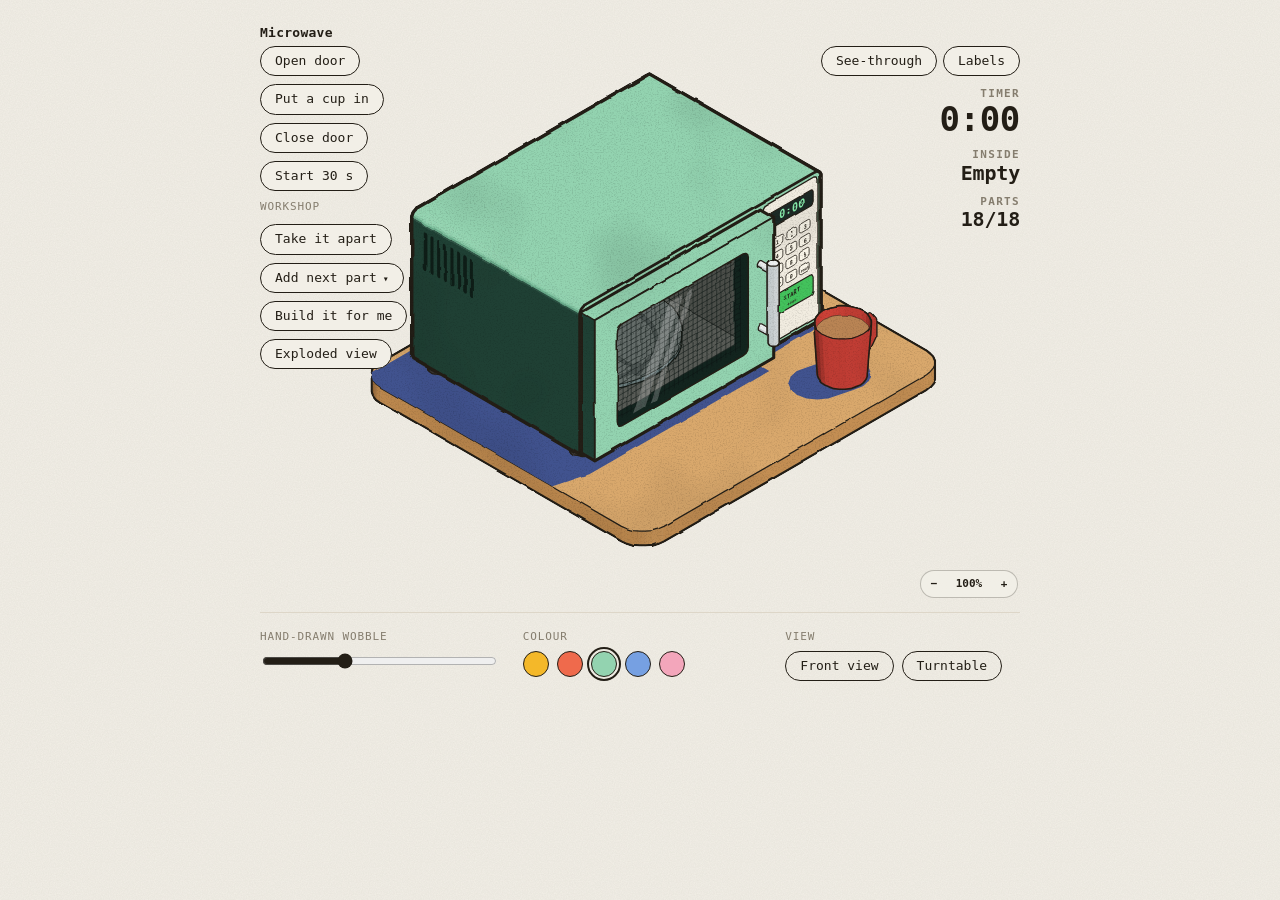
<file: site/rea-home/inside/figures/microwave.html>
<!doctype html>
<html lang="en"><head><meta charset="utf-8"><meta name="viewport" content="width=device-width,initial-scale=1">
<title>Microwave</title><style>.mcap{display:none!important}@media (max-width:560px){.stat .v{font-size:20px!important}.stats{align-items:flex-end}}@media (min-width:561px){.vset{top:4px!important}#stats{top:var(--vset-h,44px)!important}}</style><style>@media (max-width:560px){body > header{display:none}}</style><script>window.FIG_A = () => innerWidth <= 560 ? 1.1 : .75;</script><script>window.LBL_U = () => { if (innerWidth > 560) return 0; const s = document.getElementById("fig"); return s && s.clientWidth && s.viewBox.baseVal.width ? s.viewBox.baseVal.width / s.clientWidth : 0; };</script></head><body>
<script>
/* ============================================================
   Colorfigures core: projection, shapes, shading, ink, labels, page shell.
   A figure page includes this file (scripts/build.py inlines it), then calls mountFigure({...}).
   See SKILL.md for the drawing contract and conventions.
   One fixed view (front-left-top) and one fixed light (from above, behind the viewer's right shoulder: the front is lit,
   the left side is in shade, and cast shadows fall toward the lower left of the screen).
   ============================================================ */

/* ---------- palettes ---------- */
const PALS = {
  mustard: { l:'#f4b829', m:'#d49c1f', d:'#4e4a18' },
  tomato:  { l:'#ef6a4c', m:'#cf5038', d:'#4a2219' },
  mint:    { l:'#93d3b0', m:'#71b693', d:'#1f4034' },
  cobalt:  { l:'#76a0e2', m:'#5a82c6', d:'#1c2948' },
  blush:   { l:'#f3a6bb', m:'#d8869c', d:'#4b2430' },
};
const METAL   = { l:'#eef0f0', m:'#c6ccce', d:'#8f989b' };
const CLEAR   = { l:'#e4f2f4', m:'#c4dfe4', d:'#97b9c0' };
const CERAMIC = { l:'#fbfaf3', m:'#e3e0d2', d:'#bdb8a6' };
const DARK    = { l:'#55504a', m:'#3d3935', d:'#272421' };
const INK = '#231e16';
const SHADOW = '#41538f';

/* ---------- projection (x = depth toward viewer-right, y = toward viewer-left, z = up) ---------- */
const C = Math.cos(Math.PI/6), S = Math.sin(Math.PI/6);
let OX = 0, OY = 0;
/* Free orthographic camera (internal names start with CAM_ / cam so they never clash with a figure's own names). YAW turns the viewer around the vertical axis (45° = the classic front-left view),
   PITCH is how far it looks down (35.26° = true isometric). At the defaults P() is exactly the old isometric
   projection, so every figure drawn for it still lines up. Drag the figure to orbit; double-click to reset.
   rotV(n) maps a world direction into the default view's frame, so vis / tone / any "sum of rotV > 0" test keep
   working at every angle: the viewer is always (1,1,1) and the light stays put relative to the viewer. */
let VIEW = 0, RC = [0, 0], RCZ = 0;
const VIEW_NAMES = ['front', 'left side', 'back', 'right side'];
const TURNS = [0, 2];
const YAW0 = 45, PITCH0 = Math.atan(1/Math.SQRT2) * 180/Math.PI, CAM_K = Math.sqrt(1.5);
let YAW = YAW0, PITCH = PITCH0, CAM_R, CAM_U, CAM_V, CAM_D;                       // right, up, toward viewer, screen-down
const camBasis = (yaw, pitch) => { const t = yaw*Math.PI/180, p = pitch*Math.PI/180, ct = Math.cos(t), st = Math.sin(t), cp = Math.cos(p), sp2 = Math.sin(p);
  return { R:[st,-ct,0], U:[-sp2*ct,-sp2*st,cp], V:[cp*ct,cp*st,sp2] }; };
const CAM_B0 = camBasis(YAW0, PITCH0);
// CAM_LIM: how far (deg) the camera may turn either side of the front view; null = all the way round (set per figure)
let CAM_LIM = null;
function setCam(yaw, pitch){ YAW = CAM_LIM == null ? yaw : Math.max(YAW0 - CAM_LIM, Math.min(YAW0 + CAM_LIM, yaw));
  PITCH = CAM_LIM == null ? Math.max(6, Math.min(78, pitch)) : Math.max(15, Math.min(62, pitch)); const b = camBasis(YAW, PITCH); CAM_R = b.R; CAM_U = b.U; CAM_V = b.V; CAM_D = CAM_U.map(v => -v); }
setCam(YAW0, PITCH0);
const camDot = (a,b) => a[0]*b[0]+a[1]*b[1]+a[2]*b[2];
const rotV = n => { const r = camDot(n,CAM_R), u = camDot(n,CAM_U), v = camDot(n,CAM_V); return [0,1,2].map(i => CAM_B0.R[i]*r + CAM_B0.U[i]*u + CAM_B0.V[i]*v); };
// the light's ground direction turns with the viewer's yaw only (shadows always fall toward the lower left of the screen)
const yawTurn = ([x,y]) => { const t = (YAW - YAW0)*Math.PI/180, c = Math.cos(t), s = Math.sin(t); return [x*c - y*s, x*s + y*c]; };
const rotXY = (x,y) => [x, y];                                                // kept for old callers
const P0 = (x,y,z) => [(x-y)*C + OX, (x+y)*S - z + OY];                       // raw iso
const P  = (x,y,z) => { const q = [x-RC[0], y-RC[1], z-RCZ];
  return [CAM_K*camDot(q,CAM_R) + (RC[0]-RC[1])*C + OX, CAM_K*camDot(q,CAM_D) + (RC[0]+RC[1])*S - RCZ + OY]; };
const Dv = (x,y,z) => [CAM_K*camDot([x,y,z],CAM_R), CAM_K*camDot([x,y,z],CAM_D)];
// distance toward the viewer: draw parts with smaller depth first
const depthOf = p => camDot(p, CAM_V);
// sort [{at:[x,y,z], svg}] back-to-front for the current camera. A part may also give box:[[x0,y0,z0],[x1,y1,z1]]:
// when two boxes are separated along x, y or z, the one on the viewer's side goes last (a centre point alone gets long
// or wrapping parts wrong: a pole beside a row of keys, a spout reaching past a cup).
const boxMid = b => [0,1,2].map(k => (b[0][k] + b[1][k]) / 2);
const sepOrder = (p, q) => { if (!p.box || !q.box) return 0;
  for (let k = 0; k < 3; k++){ if (p.box[1][k] <= q.box[0][k] + 1e-6) return CAM_V[k] >= 0 ? -1 : 1; if (q.box[1][k] <= p.box[0][k] + 1e-6) return CAM_V[k] >= 0 ? 1 : -1; }
  return 0; };
const byDepth = parts => parts.filter(Boolean).sort((p,q) => sepOrder(p,q) || (depthOf(p.at || boxMid(p.box)) - depthOf(q.at || boxMid(q.box)))).map(p => p.svg).join('');
// the half of a vertical ring that faces the viewer / is turned away, as [from, to] angles in degrees (0 = +x, 90 = +y)
const nearHalf = () => [YAW - 90, YAW + 90], farHalf = () => [YAW + 90, YAW + 270];
// an open container (cup, bin, cone, drum) between two rings: far inner wall, then its contents, then the near outer wall
const openShell = (A, B, colour, contents = '') => loft(A, B, colour, true) + contents + loft(A, B, colour);
const f  = v => v.toFixed(1);
const pd = (pts, close=true) => 'M' + pts.map(p => { const q = P(p[0],p[1],p[2]); return f(q[0])+' '+f(q[1]); }).join('L') + (close ? 'Z' : '');
const sp = pts => 'M' + pts.map(q => f(q[0])+' '+f(q[1])).join('L') + 'Z';

/* ---------- 2D shapes in a plane's (u,v) coords (v up), mapped to 3D by a plane ---------- */
const arcUV  = (cu,cv,r,a0,a1,n=7) => { const o=[]; for (let i=0;i<=n;i++){ const a=(a0+(a1-a0)*i/n)*Math.PI/180; o.push([cu+r*Math.cos(a), cv+r*Math.sin(a)]); } return o; };
const rrUV   = (u0,v0,u1,v1,r,n=7) => r <= 0 ? rectUV(u0,v0,u1,v1) : [...arcUV(u1-r,v0+r,r,-90,0,n), ...arcUV(u1-r,v1-r,r,0,90,n), ...arcUV(u0+r,v1-r,r,90,180,n), ...arcUV(u0+r,v0+r,r,180,270,n)];
const rectUV = (u0,v0,u1,v1) => [[u0,v0],[u1,v0],[u1,v1],[u0,v1]];
const ellUV  = (cu,cv,ru,rv,n=24) => Array.from({length:n}, (_,i) => { const a=i/n*2*Math.PI; return [cu+ru*Math.cos(a), cv+rv*Math.sin(a)]; });
const PX = x => ([u,v]) => [x,u,v];      // front-facing plane x = const   (u = y, v = z)
const PY = y => ([u,v]) => [u,y,v];      // side plane y = const           (u = x, v = z)
const PZ = z => ([u,v]) => [u,v,z];      // horizontal plane z = const     (u = x, v = y)
const on = (plane, uv) => uv.map(plane);

/* ---------- vectors + shading ---------- */
const sub=(a,b)=>[a[0]-b[0],a[1]-b[1],a[2]-b[2]], dot=(a,b)=>a[0]*b[0]+a[1]*b[1]+a[2]*b[2];
const cross=(a,b)=>[a[1]*b[2]-a[2]*b[1], a[2]*b[0]-a[0]*b[2], a[0]*b[1]-a[1]*b[0]];
const norm=a=>{ const l=Math.hypot(...a)||1; return a.map(v=>v/l); };
const avg=ps=>ps.reduce((s,p)=>[s[0]+p[0]/ps.length,s[1]+p[1]/ps.length,s[2]+p[2]/ps.length],[0,0,0]);
const vis = n => { const r = rotV(n); return r[0]+r[1]+r[2] > 1e-6; };   // viewer looks from (+1,+1,+1) after the turn
const facing = vis;                                                       // readable alias: is this face toward the viewer?
const SHADOW_K = 0.85, AZ_MIN = 20, AZ_MAX = 160;
// cast shadows are drawn shorter than the shading light implies (0.45 × height instead of 0.85 ×): long shadows of tall
// parts on thin supports (a lamp shade, a fan head) land far from the object and read as separate blobs
const SHADOW_LEN = 0.45;
let L = [0,0,1], SH = [0,0];
function setLight(deg){ const a=deg*Math.PI/180; SH=[SHADOW_K*Math.cos(a), SHADOW_K*Math.sin(a)]; L=norm([-SH[0],-SH[1],1]); }
const LIN = norm([.6,.2,1]);                       // fixed light for interiors / small props
// Three flat tones, but blended across a narrow band at each step, so a face that turns past a threshold while the
// figure rotates fades between tones instead of snapping (at rest almost every face still sits on a pure tone).
const SOFT = .18;
const step3 = (d, hi, lo, m) => { const ss = (a, b, x) => { const k = Math.min(1, Math.max(0, (x - a)/(b - a))); return k*k*(3 - 2*k); };
  const a = ss(hi - SOFT, hi + SOFT, d), b = ss(lo - SOFT, lo + SOFT, d);
  return a >= 1 ? m.l : b <= 0 ? m.d : a > 0 ? mix(m.m, m.l, a) : b < 1 ? mix(m.d, m.m, b) : m.m; };
const tone  = (n,m) => step3(dot(rotV(n),L),   -.15, -.45, m);   // exterior, follows the sun
const toneI = (n,m) => step3(dot(rotV(n),LIN),  .6,   .05, m);   // interior / props
const mix = (a,b,t) => '#' + [1,3,5].map(i => Math.round(parseInt(a.substr(i,2),16)*(1-t) + parseInt(b.substr(i,2),16)*t).toString(16).padStart(2,'0')).join('');
const matOf = hex => ({ l:hex, m:mix(hex,'#000000',.16), d:mix(hex,'#000000',.42) });
const ease = t => t<.5 ? 2*t*t : 1-Math.pow(-2*t+2,2)/2;

/* ---------- drawing primitives (all return SVG strings) ---------- */
const ink   = (d,w=1.0) => `<path d="${d}" fill="none" stroke="${INK}" stroke-width="${w}" stroke-linejoin="round" stroke-linecap="round"/>`;
const fill  = (d,c,extra='') => `<path d="${d}" fill="${c}" ${extra}/>`;
const face  = (d,c) => `<path d="${d}" fill="${c}" stroke="${c}" stroke-width=".7" stroke-linejoin="round"/>`;
const shape = (pts,c,w=.9) => fill(pd(pts),c) + (w ? ink(pd(pts),w) : '');
const line  = (pts,w=.9) => ink(pd(pts,false),w);
// Loft between two rings of equal length (closed). colour(n) picks each strip's fill; flip = seen from inside.
function loft(A, B, colour, flip=false){
  const n=A.length, cen=avg(A.concat(B)); let s='';
  for (let i=0;i<n;i++){
    const a0=A[i], a1=A[(i+1)%n], b1=B[(i+1)%n], b0=B[i];
    let nr = norm(cross(sub(a1,a0), sub(b0,a0)));
    if (!isFinite(nr[0])) continue;
    if (dot(nr, sub(avg([a0,a1,b1,b0]), cen)) < 0) nr = nr.map(v=>-v);
    if (flip) nr = nr.map(v=>-v);
    if (vis(nr)) s += face(pd([a0,a1,b1,b0]), colour(nr));
  }
  return s;
}
function hull(pts){
  pts = pts.slice().sort((a,b)=>a[0]-b[0]||a[1]-b[1]);
  const cr=(o,a,b)=>(a[0]-o[0])*(b[1]-o[1])-(a[1]-o[1])*(b[0]-o[0]); const lo=[], up=[];
  for (const p of pts){ while(lo.length>=2 && cr(lo[lo.length-2],lo[lo.length-1],p)<=0) lo.pop(); lo.push(p); }
  for (const p of pts.reverse()){ while(up.length>=2 && cr(up[up.length-2],up[up.length-1],p)<=0) up.pop(); up.push(p); }
  lo.pop(); up.pop(); return lo.concat(up);
}
// Silhouette ink, weighted by how thick the part is on screen (like a hand inker): the w you pass is the most it gets.
// Thickness = 2 × area / perimeter of the outline (a rod's diameter, about half a box's width), as a share of the
// frame width. A long thin rod, a handle or a knob stays light (~1–1.5); a grinder, kettle or machine body gets the
// heavy ~2.4–2.8. Thin parts stay thin and parts keep air between them.
const hullInk = (pts3, w=1.4) => { const h = hull(pts3.map(p=>P(...p))); let a = 0, per = 0;
  for (let i = 0; i < h.length; i++){ const p = h[i], q = h[(i+1) % h.length]; a += p[0]*q[1] - q[0]*p[1]; per += Math.hypot(q[0]-p[0], q[1]-p[1]); }
  const thick = per ? Math.abs(a) / per / (INK_K * INK_REF_VB) : 0;
  return ink(sp(h), Math.min(w, .9 + 20*thick)); };
// Axis-aligned box: three visible faces, shaded, each outlined. shade = tone (sunlit) or toneI (interior).
function box(x0,y0,z0,x1,y1,z1,m,shade=toneI,w=.9){
  // all six faces, drawn only when they face the viewer (sides first, then top) — correct in every VIEW
  const F = [
    [[0,1,0],  [[x0,y1,z0],[x1,y1,z0],[x1,y1,z1],[x0,y1,z1]]],
    [[1,0,0],  [[x1,y0,z0],[x1,y1,z0],[x1,y1,z1],[x1,y0,z1]]],
    [[0,-1,0], [[x0,y0,z0],[x1,y0,z0],[x1,y0,z1],[x0,y0,z1]]],
    [[-1,0,0], [[x0,y0,z0],[x0,y1,z0],[x0,y1,z1],[x0,y0,z1]]],
    [[0,0,1],  [[x0,y0,z1],[x1,y0,z1],[x1,y1,z1],[x0,y1,z1]]] ];
  return F.filter(([n]) => vis(n)).map(([n,q]) => shape(q, shade(n,m), w)).join('');
}
// Rounded-profile extrusion: profile (u=y, v=z) swept along x from x0 to x1. Body of most machines.
function extrude(profileUV, x0, x1, m, shade=tone){ return loft(on(PX(x0),profileUV), on(PX(x1),profileUV), n=>shade(n,m)); }
// Vertical cylinder (axis z) centred (x,y), radius r from z0 to z1, with top cap.
function cyl(x,y,z0,z1,r,m,shade=toneI,w=1.2,n=24){
  const A=on(PZ(z0),ellUV(x,y,r,r,n)), B=on(PZ(z1),ellUV(x,y,r,r,n));
  return loft(A,B,nr=>shade(nr,m)) + fill(pd(B),shade([0,0,1],m)) + hullInk([...A,...B],w) + ink(pd(B),w*.8);
}
// Cylinder lying along x (e.g. a knob or dial sticking out of a front face): centred (y,z), from x0 to x1.
function cylX(x0,x1,y,z,r,m,shade=toneI,w=1.1,n=20){
  const A=on(PX(x0),ellUV(y,z,r,r,n)), B=on(PX(x1),ellUV(y,z,r,r,n));
  // cap on whichever end faces the viewer (the +x end in VIEW 0)
  const capB = vis([1,0,0]), cap = capB ? B : A, cn = capB ? [1,0,0] : [-1,0,0];
  return loft(A,B,nr=>shade(nr,m)) + (vis(cn) ? fill(pd(cap),shade(cn,m)) : '') + hullInk([...A,...B],w) + (vis(cn) ? ink(pd(cap),w*.8) : '');
}
// Cylinder between any two 3D points a and b (a lamp arm, a rod, a pipe at an angle, a handle bar), radius r.
// The end facing the viewer gets a cap. For a tapered part (a cone, a lamp shade) pass r1 for the radius at b.
function rod(a, b, r, m, shade=toneI, w=1, r1=r, n=16){
  const d = norm(sub(b, a)), u = norm(cross(d, Math.abs(d[2]) < .9 ? [0,0,1] : [1,0,0])), v = cross(d, u);
  const ring = (p, rr) => Array.from({length:n}, (_,i) => { const t = i/n*2*Math.PI, c = Math.cos(t)*rr, s2 = Math.sin(t)*rr;
    return [p[0] + u[0]*c + v[0]*s2, p[1] + u[1]*c + v[1]*s2, p[2] + u[2]*c + v[2]*s2]; });
  const A = ring(a, r), B = ring(b, r1), capB = vis(d), cap = capB ? B : A, cn = capB ? d : d.map(x => -x);
  return loft(A, B, nr => shade(nr, m)) + (Math.max(r, r1) > 0 ? fill(pd(cap), shade(cn, m)) + ink(pd(cap), w*.8) : '') + hullInk([...A, ...B], w);
}
// Text lying flat on a front plane x = const, centred at (y,z) baseline; reads left-to-right on screen.
// text sits on a face: if its reading direction comes out mirrored (or edge-on), that face is turned away, so the text is hidden
const txM = (o, U, V) => (U[0]*V[1] - U[1]*V[0]) <= .02 * Math.hypot(...U) * Math.hypot(...V) ? `matrix(0 0 0 0 ${f(o[0])} ${f(o[1])})` : `matrix(${U[0].toFixed(4)} ${U[1].toFixed(4)} ${V[0].toFixed(4)} ${V[1].toFixed(4)} ${f(o[0])} ${f(o[1])})`;
const tx = (x,y,z,str,size,col=INK,weight=700) => { const o=P(x,y,z);
  return `<text transform="${txM(o, Dv(0,-1,0), Dv(0,0,-1))}" font-size="${size}" fill="${col}" text-anchor="middle" font-family="ui-monospace,Menlo,monospace" font-weight="${weight}" letter-spacing=".04em">${str}</text>`; };
// Text on a side plane y = const, centred at (x,z).
const txY = (x,y,z,str,size,col=INK,weight=700) => { const o=P(x,y,z);
  return `<text transform="${txM(o, Dv(1,0,0), Dv(0,0,-1))}" font-size="${size}" fill="${col}" text-anchor="middle" font-family="ui-monospace,Menlo,monospace" font-weight="${weight}" letter-spacing=".04em">${str}</text>`; };
// Cast shadow of a set of 3D points (any outline of the object), pushed along the light onto z = 0.
// the light stays put relative to the viewer, so the shadow is cast in turned coordinates
// z0: the surface it falls on (a board, a counter); clip it to that surface with clipTo(...) if it could spill off.
// clip: the 3D outline of the surface it falls on (e.g. boardTop(...)), so it can't spill over the edge.
const castShadow = (pts3, z0=0, clip=null) => { const k = SHADOW_LEN / SHADOW_K, [sx, sy] = yawTurn(SH);
  const s = fill(sp(hull(pts3.map(([x,y,z]) => P(x+(z-z0)*sx*k, y+(z-z0)*sy*k, z0)))), SHADOW);
  return clip ? clipTo(clip, s) : s; };
// A board for the object to stand on (a tray, a desk top, a counter): a rounded slab from (x0,y0) to (x1,y1), h thick.
// Draw it first; then castShadow(points, h, boardTop(x0,y0,x1,y1,h,r)) so shadows lie on it and stop at its edge.
const BOARD = { l:'#e6e1d4', m:'#cfc8b8', d:'#aaa293' }, WOOD = { l:'#d9a86c', m:'#bf8a4f', d:'#8e6236' };
const boardTop = (x0,y0,x1,y1,h=3,r=5) => on(PZ(h), rrUV(x0,y0,x1,y1,r));
function board(x0,y0,x1,y1,h=3,r=5,m=BOARD){
  const A = on(PZ(0), rrUV(x0,y0,x1,y1,r)), B = boardTop(x0,y0,x1,y1,h,r);
  return loft(A, B, n => toneI(n, m)) + fill(pd(B), m.l) + ink(pd(B), 1) + hullInk([...A, ...B], 1.8);
}
// Group helpers: clickable target, clip to an opening.
const act  = (name, inner, data='') => `<g data-act="${name}" ${data}>${inner}</g>`;
let _clipN = 0;
// Part label (for "how does it work" figures): a cream pill with a leader line to a 3D point on the part.
// dx, dy = where the pill sits, in screen units at the reference zoom (they scale with the figure like stroke widths).
// on = that part is working right now (the pill turns the accent colour). Labels can be hidden with the Labels switch.
function tag(p3, dx, dy, text, on=false){
  // on a phone (LBL_U = drawing units per screen px) the pill is a numbered badge and the names go in a legend under the figure
  const u = window.LBL_U ? LBL_U() : 0, n = ((window.__ln || (window.__ln = {}))[text] || (__ln[text] = Object.keys(__ln).length + 1));
  const k = INK_K, [X,Y] = P(...p3), fs = u ? 10*u : 8.6*k, h = u ? 17*u : fs*1.8, w = u ? h*(n > 9 ? 1.3 : 1) : text.length*fs*.62 + fs*1.5, cx = X + dx*k, cy = Y + dy*k;
  return `<g class="tag${on ? ' on' : ''}" data-n="${n}" data-t="${text}"><path d="M${f(X)} ${f(Y)}L${f(cx)} ${f(cy)}" fill="none" stroke="${INK}" stroke-width="1"/>`
    + `<circle cx="${f(X)}" cy="${f(Y)}" r="${f(1.3*k)}" fill="${INK}"/>`
    + `<rect x="${f(cx-w/2)}" y="${f(cy-h/2)}" width="${f(w)}" height="${f(h)}" rx="${f(h/2)}" fill="${on ? 'var(--accent,#f4b829)' : '#fff4d6'}" stroke="${INK}" stroke-width="1.2"/>`
    + `<text x="${f(cx)}" y="${f(cy+fs*.36)}" font-size="${f(fs)}" text-anchor="middle" font-family="ui-monospace,Menlo,monospace" font-weight="800" letter-spacing=".04em" fill="${INK}">${u ? n : text}</text></g>`;
}
const clipTo = (pts3, inner) => { const id = 'k' + (++_clipN); return `<clipPath id="${id}"><path d="${pd(pts3)}"/></clipPath><g clip-path="url(#${id})">${inner}</g>`; };

/* ---------- constant on-screen line weight ----------
   Stroke widths are written in model units, and each figure is zoomed to fill the frame, so a small
   object would get fat lines. INK_K rescales every stroke-width (and the wobble/grain filter) so all
   figures match the reference zoom of the booth / vending machine (viewBox ≈ 585 units wide). */
const INK_REF_VB = 585;
let INK_K = 1;
const inkScale = svg => INK_K === 1 ? svg : svg.replace(/stroke-width="([\d.]+)"/g, (_, w) => `stroke-width="${(+w * INK_K).toFixed(2)}"`);

/* ---------- page shell ---------- */
const CORE_CSS = `
  :root{--paper:#f2efe7;--ink:#231e16;--muted:#857d6e;--rule:#ddd6c8}
  *{box-sizing:border-box} html,body{margin:0;height:100%}
  body{background-color:var(--paper);
    background-image:url("data:image/svg+xml;utf8,<svg xmlns='http://www.w3.org/2000/svg' width='320' height='320'><filter id='p'><feTurbulence type='fractalNoise' baseFrequency='.85' numOctaves='3' stitchTiles='stitch'/><feColorMatrix values='0 0 0 0 .42  0 0 0 0 .39  0 0 0 0 .33  .16 0 0 0 0'/></filter><rect width='100%' height='100%' filter='url(%23p)'/></svg>");
    overflow-x:hidden;color:var(--ink);font:13px/1.4 ui-monospace,SFMono-Regular,Menlo,monospace;display:flex;flex-direction:column;align-items:center;padding:24px 16px 32px}
  header{width:100%;max-width:760px;display:flex;justify-content:space-between;align-items:baseline;gap:12px;flex-wrap:wrap}
  header h1{font-size:13px;font-weight:600;margin:0;letter-spacing:.02em} header span{color:var(--muted)}
  #fig{width:100%;max-width:760px;height:auto;display:block;margin:4px 0 8px;user-select:none;overflow:visible}
  #fig{cursor:grab;touch-action:pan-y} #fig.drag{cursor:grabbing} #fig [data-act]{cursor:pointer}
  #readout, .idea{display:none}   /* status line + big idea are off: the buttons and motion tell the story */
  .idea{width:100%;max-width:760px;margin:-6px 0 16px;font-size:12.5px;line-height:1.5;text-align:center;color:var(--ink)}
  .idea strong{letter-spacing:.12em;text-transform:uppercase;font-size:11px;margin-right:8px}
  #readout{position:relative;min-height:1.4em;letter-spacing:.08em;text-transform:uppercase;margin-bottom:14px;text-align:center;text-shadow:0 0 3px var(--paper),0 0 6px var(--paper),0 0 10px var(--paper)}
  .stage{position:relative;width:100%;max-width:760px}
  .actions{position:absolute;top:4px;left:0;display:flex;flex-direction:column;align-items:flex-start;gap:8px;z-index:2;max-width:220px}
  .actions .cap{color:var(--muted);font-size:11px;letter-spacing:.08em;text-transform:uppercase;margin:0 0 2px}
  html.nolabels #fig .tag{display:none}
  .ctl[hidden]{display:none}
  /* ui.flash(text): a short note under the buttons ("the can is empty — refill it"); the status line itself stays hidden */
  .toast{position:absolute;left:0;z-index:3;font-size:11.5px;letter-spacing:.06em;text-transform:uppercase;background:var(--paper);
    border:1.5px solid var(--ink);border-radius:8px;padding:4px 9px;box-shadow:2px 2px 0 var(--ink);opacity:0;transition:opacity .2s;pointer-events:none;max-width:240px}
  .toast.show{opacity:1}
  .made-with{width:100%;max-width:760px;margin-top:18px;text-align:right;font-size:11px;letter-spacing:.1em;text-transform:uppercase}
  .made-with a{color:var(--muted);text-decoration:none} .made-with a:hover{color:var(--ink)}
  .stats{position:absolute;top:4px;right:0;display:flex;flex-direction:column;align-items:flex-end;gap:10px;z-index:2;text-align:right}
  .stat .k{font-size:11px;font-weight:700;letter-spacing:.12em;text-transform:uppercase;color:var(--muted)}
  .stat .v{font-size:34px;font-weight:800;line-height:1.05;letter-spacing:-.01em;font-variant-numeric:tabular-nums;color:var(--ink)}
  .stat.small .v{font-size:20px}
  .stat .v.bump{animation:bump .35s ease-out}
  @keyframes bump{0%{transform:scale(1.18)}100%{transform:none}}
  .stepwrap{position:relative;display:flex;align-items:center;gap:8px}
  .act{font:inherit;color:var(--ink);background:var(--paper);border:1.5px solid var(--ink);border-radius:999px;padding:5px 14px;cursor:pointer;white-space:nowrap}
  .act:hover{background:color-mix(in srgb,var(--paper) 92%,var(--ink))}
  .act .car{margin-left:6px;font-size:10px}
  .act:focus-visible{outline:2px solid var(--ink);outline-offset:3px}
  .chips{display:none;flex-wrap:wrap;gap:6px;background:var(--paper);border:2px solid var(--ink);border-radius:12px;box-shadow:3px 3px 0 var(--ink);
    padding:8px;width:max-content;max-width:min(300px,62vw);position:absolute;left:calc(100% + 10px);top:-4px;z-index:3}
  .stepwrap.open .chips{display:flex}
  .chip{white-space:nowrap;font:inherit;font-size:11.5px;font-weight:700;color:var(--ink);background:var(--paper);border:1.5px solid var(--ink);border-radius:8px;padding:4px 8px;cursor:pointer;box-shadow:2px 2px 0 var(--ink)}
  .chip:hover{background:var(--accent,#f4b829);transform:translate(-1px,-1px)}
  .chip.current{background:var(--ink);color:var(--paper)} .chip.current:hover{background:var(--ink);transform:none}
  .chip.off{opacity:.45} .chip.off:hover{transform:none;background:var(--paper)}
  
  @media (max-width:560px){body{padding:14px 12px 24px}header span,.actions .cap{display:none}.actions{flex-direction:row;flex-wrap:wrap;gap:6px}.act{font-size:12px;padding:4px 11px}.stats{position:static;flex-direction:row;justify-content:flex-end;gap:18px;margin-bottom:4px}.actions{position:static;max-width:none;margin:6px 0 4px}.chips{left:0;top:calc(100% + 8px)}}
  .controls{width:100%;max-width:760px;display:grid;grid-template-columns:repeat(auto-fit,minmax(200px,1fr));gap:14px 28px;border-top:1px solid var(--rule);padding-top:16px}
  .ctl{display:flex;flex-direction:column;gap:6px}
  .ctl label{color:var(--muted);font-size:11px;letter-spacing:.08em;text-transform:uppercase}
  input[type=range]{width:100%;accent-color:var(--ink)}
  .row{display:flex;gap:8px;flex-wrap:wrap}
  button{font:inherit;color:var(--ink);background:transparent;border:1.5px solid var(--ink);border-radius:999px;padding:5px 14px;cursor:pointer}
  button:hover{background:#0000000d}
  button[aria-pressed=true]:not(.sw){background:var(--ink);color:var(--paper)}
  .sw{width:26px;height:26px;padding:0;border-radius:50%} .sw[aria-pressed=true]{outline:2px solid var(--ink);outline-offset:2px}`;

const filterFor = k => `<filter id="hand" x="-3%" y="-3%" width="106%" height="106%" color-interpolation-filters="sRGB">
  <feTurbulence type="fractalNoise" baseFrequency="${(0.045/k).toFixed(4)}" numOctaves="2" seed="4" result="warp"/>
  <feDisplacementMap id="wob" in="SourceGraphic" in2="warp" scale="${(2.4*k).toFixed(2)}" xChannelSelector="R" yChannelSelector="G" result="wob"/>
  <feTurbulence type="fractalNoise" baseFrequency="${(0.9/k).toFixed(4)}" numOctaves="3" seed="11" result="n1"/>
  <feColorMatrix in="n1" type="matrix" values=".3 0 0 0 .84  .3 0 0 0 .84  .3 0 0 0 .84  0 0 0 0 1" result="grain"/>
  <feTurbulence type="fractalNoise" baseFrequency="${(0.012/k).toFixed(4)}" numOctaves="2" seed="7" result="n2"/>
  <feColorMatrix in="n2" type="matrix" values=".3 0 0 0 .85  .3 0 0 0 .85  .3 0 0 0 .85  0 0 0 0 1" result="blot"/>
  <feBlend in="wob" in2="grain" mode="multiply" result="g1"/><feBlend in="g1" in2="blot" mode="multiply" result="g2"/>
  <feComposite in="g2" in2="wob" operator="in"/></filter>`;

/* mountFigure({
     fig:'03', title:'Photo booth', hint:'click the curtain…',
     size:[W,D,H],                 // bounding box, used to frame the view (shadow range included)
     palette:'mustard',            // default PALS key
     state:{...},                  // figure state (st.pal is built in)
     scene: (st, m) => svgString,  // m = current palette {l,m,d}
     readout: st => 'text',        // status line under the figure
     buttons: [{label, onClick(st, ui)}      // listed in the order the user should do them
               | {label, choices: st => [{label, onClick(st,ui), current?, disabled?, why?}]}],   // opens a picker
     stats: st => [{label, value, small?}],   // optional: big numbers top-right (credit, change, score)
     credit: false,                // optional: hide the small "Made with Colorfigures" link
     acts: { name(st, el, ui){} },  // clicks on act(name, …) groups; el has dataset
     params(st, q){}               // optional: read URLSearchParams for screenshot states
   })  -> ui = { st, render, animate(stepFn), flash(text,ms) }
   animate(step): calls step(dt seconds) every frame and re-renders until step returns false. */
addEventListener('error', e => { document.documentElement.dataset.errors = (document.documentElement.dataset.errors || '') + ' ' + e.message + ';'; });
/* The hand-drawn filter's noise never changes, but browsers recompute every feTurbulence each time the drawing changes
   (on phones SVG filters run on the CPU, so this is most of the cost of a frame). bakeNoise renders each noise layer once
   into an image and swaps it in: coarse layers as one small image over the whole view (they are smooth, so scaling up
   is invisible), fine grain as a seamless tile. If anything fails (an old browser), the live filter simply stays. */
function bakeNoise(svg){
  const fl = document.getElementById('hand'); if (!fl || typeof Image === 'undefined') return;
  const NS = 'http://www.w3.org/2000/svg', vb = svg.viewBox.baseVal;
  const x0 = vb.x - vb.width*.35, y0 = vb.y - vb.height*.35, w0 = vb.width*1.7, h0 = vb.height*1.7;
  for (const t of [...fl.querySelectorAll('feTurbulence')]){
    const fq = parseFloat(t.getAttribute('baseFrequency')), oct = +(t.getAttribute('numOctaves') || 1);
    if (!(fq > 0)) continue;
    const fine = fq * Math.max(w0, h0) > 80;
    if (fine) continue;   // fine grain stays live: a repeated tile leaves faint seams on some GPUs
    const rx = fine ? 0 : x0, ry = fine ? 0 : y0, rw = fine ? 48 / fq : w0, rh = fine ? 48 / fq : h0;
    const ppu = fq * (fine ? 7 : 5) * Math.pow(2, Math.max(0, oct - 1) * .5), PW = Math.ceil(rw * ppu), PH = Math.ceil(rh * ppu);
    if (PW * PH > 1200 * 1200) continue;
    const tb = t.cloneNode(); tb.removeAttribute('result'); if (fine) tb.setAttribute('stitchTiles', 'stitch');
    const src = `<svg xmlns="${NS}" width="${PW}" height="${PH}" viewBox="${rx} ${ry} ${rw} ${rh}"><filter id="n" filterUnits="userSpaceOnUse" x="${rx}" y="${ry}" width="${rw}" height="${rh}" color-interpolation-filters="sRGB">${tb.outerHTML}</filter><rect x="${rx}" y="${ry}" width="${rw}" height="${rh}" filter="url(#n)"/></svg>`;
    const img = new Image();
    img.onload = () => { try {
      const c = document.createElement('canvas'); c.width = PW; c.height = PH; const g = c.getContext('2d'); g.drawImage(img, 0, 0);
      // store the noise's colour values fully opaque: the filter reads its colour channels, and an image with
      // see-through pixels would be read premultiplied (darker) by some browsers
      const px = g.getImageData(0, 0, PW, PH); for (let i = 3; i < px.data.length; i += 4) px.data[i] = 255; g.putImageData(px, 0, 0);
      const url = c.toDataURL('image/png'), res = t.getAttribute('result');
      const im = document.createElementNS(NS, 'feImage');
      // a tile must sit inside the filter's region (the drawing's box) or it gets clipped: anchor it at the drawing's
      // centre, snapped to whole tiles so the grain keeps the same phase as the live noise would
      let ox = rx, oy = ry;
      if (fine){ const bb = svg.getElementById ? document.getElementById('art').getBBox() : { x: 0, y: 0, width: 0, height: 0 };
        ox = Math.floor((bb.x + bb.width/2) / rw) * rw; oy = Math.floor((bb.y + bb.height/2) / rh) * rh; }
      for (const [k, v] of [['x', ox], ['y', oy], ['width', rw], ['height', rh], ['preserveAspectRatio', 'none']]) im.setAttribute(k, v);
      im.setAttribute('href', url); im.setAttributeNS('http://www.w3.org/1999/xlink', 'xlink:href', url);
      if (!t.isConnected) return;
      if (fine){ im.setAttribute('result', res + '_tile'); const tl = document.createElementNS(NS, 'feTile'); tl.setAttribute('in', res + '_tile'); tl.setAttribute('result', res); t.replaceWith(im, tl); }
      else { im.setAttribute('result', res); t.replaceWith(im); }
    } catch (e) {} };
    img.src = 'data:image/svg+xml;charset=utf-8,' + encodeURIComponent(src);
  }
}
function mountFigure(cfg){
  document.title = cfg.title;
  const style = document.createElement('style'); style.textContent = CORE_CSS; document.head.appendChild(style);
  document.body.innerHTML = `
    <header><h1>${cfg.title}</h1></header><!-- REA Home: the device name only, no figure number -->
    <div class="stage">
      ${cfg.buttons && cfg.buttons.length ? `<div class="actions" id="btns"></div>` : ''}
      ${cfg.stats ? '<div class="stats" id="stats"></div>' : ''}
      <div class="toast" id="toast" role="status"></div>
      <svg id="fig" role="img" aria-label="${cfg.title}"><defs id="fdefs"></defs><g id="art" filter="url(#hand)"></g></svg>
    </div>
    <div id="readout"></div>
    ${cfg.idea ? `<p class="idea"><strong>The big idea</strong>${cfg.idea}</p>` : ''}
    <div class="controls">
      <div class="ctl"><label for="wb">Hand-drawn wobble</label><input id="wb" type="range" min="0" max="7" step="0.1" value="2.4"></div>
      <div class="ctl"><label>Colour</label><div class="row" id="pals"></div></div>
      <div class="ctl"><label>View</label><div class="row"><button id="vreset">Front view</button><button id="vspin" aria-pressed="false">Turntable</button></div></div>
      <div class="ctl" id="lblctl" hidden><label>Labels</label><div class="row"><button id="lbl" aria-pressed="true">On</button></div></div>
    </div>
    ${cfg.credit === false ? '' : '<footer class="made-with"><a href="https://april-zhu.com/colorfigures" target="_blank" rel="noopener">Made with Colorfigures ↗</a></footer>'}`;
  const st = cfg.state || {};            // kept as the same object, so a figure may hold on to it
  if (!st.pal) st.pal = cfg.palette || 'mustard';
  if (st.az == null) st.az = 105;
  const q = new URLSearchParams(location.search);
  // a figure turns all the way round only once it has been checked from every side (turn:'full'); otherwise it turns
  // +-60 deg around the front, where it was drawn. ?free=1 unlocks it for testing.
  CAM_LIM = cfg.turn === 'full' || q.get('free') === '1' ? null : 60;
  if (PALS[q.get('pal')]) st.pal = q.get('pal');
  if (cfg.params) cfg.params(st, q);

  // frame on the object itself: centred, filling ~60% of the width / ~78% of the height of a 4:3 view.
  // The cast shadow is allowed to spill outside the frame (svg overflow is visible).
  const [W,D,H] = cfg.size, pts = [];
  OX = OY = 0; RC = cfg.center || [W/2, D/2]; RCZ = H/2;
  VIEW = 0; setCam(YAW0, PITCH0);
  for (const x of [0,W]) for (const y of [0,D]) for (const z of [0,H]) pts.push(P(x,y,z));
  const xs=pts.map(p=>p[0]), ys=pts.map(p=>p[1]);
  const bw = Math.max(...xs)-Math.min(...xs), bh = Math.max(...ys)-Math.min(...ys);
  // the object fills ~74% of the width / ~88% of the height, nudged right of centre so the buttons (top left) stay clear
  // on a phone (FIG_A, from the gallery) the frame grows taller than 4:3, as far as the object needs, so tall machines fill it;
  // the spare height goes mostly below; the object stays centred (its shadow may run off the edge, by the owner's call)
  const PA = window.FIG_A ? FIG_A() : .75, A = PA === .75 ? .75 : Math.min(PA, Math.max(.75, bh/.88/(bw/.74)*1.08)), vbW = Math.max(bw/.74, bh/.88/A), vbH = vbW*A;
  OX = (vbW-bw)/2 + (PA === .75 ? vbW*.06 : 0) - Math.min(...xs); OY = (PA === .75 ? vbH*.04 : (vbH - bh)*.3) - Math.min(...ys);   // sit a little high: shadows fall downward
  const svg = document.getElementById('fig');
  svg.setAttribute('viewBox', `0 0 ${f(vbW)} ${f(vbH)}`);
  INK_K = vbW / INK_REF_VB;
  document.getElementById('fdefs').innerHTML = filterFor(INK_K);
  bakeNoise(svg);

  const art = document.getElementById('art'), readout = document.getElementById('readout');
  const ui = { st };
  ui.render = () => { _clipN = 0; document.documentElement.style.setProperty('--accent', PALS[st.pal].l); art.innerHTML = inkScale(cfg.scene(st, PALS[st.pal])); if (!ui._flash) readout.textContent = cfg.readout ? cfg.readout(st) : ''; if (ui.drawStats) ui.drawStats(); };
  // big numbers in the top-right corner (credit, change, score…); a value that changes gets a little bump
  const statsEl = document.getElementById('stats'), prevStats = {};
  ui.drawStats = () => { if (!statsEl) return;
    const list = cfg.stats(st).filter(Boolean), html = list.map(x => `<div class="stat${x.small ? ' small' : ''}"><div class="k">${x.label}</div><div class="v" data-k="${x.label}">${x.value}</div></div>`).join('');
    if (statsEl._html !== html){ statsEl._html = html; statsEl.innerHTML = html;
      statsEl.querySelectorAll('.v').forEach(v => { if (prevStats[v.dataset.k] != null && prevStats[v.dataset.k] !== v.textContent) v.classList.add('bump'); prevStats[v.dataset.k] = v.textContent; }); } };
  let flashT = 0;
  const toast = document.getElementById('toast');
  ui.flash = (text, ms=1600) => { ui._flash = true; readout.textContent = text; toast.textContent = text;
    toast.style.top = ((document.getElementById('btns') ? document.getElementById('btns').offsetTop + document.getElementById('btns').offsetHeight : 0) + 8) + 'px'; toast.classList.add('show');
    clearTimeout(flashT); flashT = setTimeout(() => { ui._flash = false; toast.classList.remove('show'); ui.render(); }, ms); };
  // One frame driver for every running animation: each frame runs all the steps, then draws once (two animations at
  // the same time no longer draw twice). It follows the screen's frames, with a timer fallback for when frames don't
  // come (headless shots, a hidden tab). ui.invalidate() asks for one redraw on the next frame (used while dragging).
  const steps = new Set(); let driving = false, lastT = 0, fbT = 0;
  const frame = () => { if (!driving) return; driving = false; clearTimeout(fbT);
    const now = performance.now(), dt = Math.max(0, Math.min(.05, (now - lastT) / 1000)); lastT = now;
    for (const s of [...steps]) if (s(dt) === false) steps.delete(s);
    ui.render(); if (steps.size) drive(); };
  const drive = () => { if (driving) return; driving = true; requestAnimationFrame(frame); fbT = setTimeout(frame, 60); };
  ui.animate = step => { if (!steps.size && !driving) lastT = performance.now(); steps.add(step); drive(); };
  ui.invalidate = () => drive();

  // clickable parts react on press, not on click: while something animates, the scene is redrawn every frame, so the
  // element under the pointer is replaced between press and release and a 'click' would never fire
  svg.addEventListener('pointerdown', e => { if (e.button) return; const a = e.target.closest('[data-act]'); if (!a || !cfg.acts || !cfg.acts[a.dataset.act]) return;
    e.preventDefault(); cfg.acts[a.dataset.act](st, a, ui); ui.render(); });
  // orbit: drag anywhere that is not a clickable part (the machine turns the way the finger moves); arrow keys nudge; double-click eases back to the front view
  let drag = null, spin = false, camAnim = 0;
  const camTo = (y, p, ms=700) => { const y0 = YAW, p0 = PITCH, dy = ((y - y0 + 540) % 360) - 180, id = ++camAnim; let t = 0;
    ui.animate(dt => { if (id !== camAnim) return false; t += dt*1000; const k = Math.min(1, t / ms), e = ease(k); setCam(y0 + dy*e, p0 + (p - p0)*e); return k < 1; }); };
  ui.camTo = camTo;
  svg.addEventListener('pointerdown', e => { if (e.button || e.target.closest('[data-act]')) return;
    camAnim++; drag = { x:e.clientX, y:e.clientY, yaw:YAW, pitch:PITCH }; svg.classList.add("drag"); try { svg.setPointerCapture(e.pointerId); } catch {} });
  svg.addEventListener('pointermove', e => { if (!drag) return; const k = 300 / svg.getBoundingClientRect().width;
    setCam(drag.yaw + (e.clientX - drag.x)*.55*k, drag.pitch + (e.clientY - drag.y)*.35*k); ui.invalidate(); });
  const endDrag = () => { drag = null; svg.classList.remove('drag'); };
  svg.addEventListener('pointerup', endDrag); svg.addEventListener('pointercancel', endDrag);
  svg.addEventListener('dblclick', e => { if (!e.target.closest('[data-act]')) camTo(YAW0, PITCH0); });
  addEventListener('keydown', e => { const k = { ArrowLeft:[-15,0], ArrowRight:[15,0], ArrowUp:[0,8], ArrowDown:[0,-8] }[e.key];
    if (!k || window.GAME_KEYS || /input|textarea/i.test(e.target.tagName)) return; e.preventDefault(); camTo(YAW + k[0], PITCH + k[1], 260); });   // a game figure keeps the arrows for play
  document.getElementById('vreset').onclick = () => { spin = false; vsp.setAttribute('aria-pressed', false); camTo(YAW0, PITCH0); };
  const vsp = document.getElementById('vspin');
  vsp.onclick = () => { spin = !spin; vsp.setAttribute('aria-pressed', spin); camAnim++;
    let dir = 1;   // with a turning limit, the turntable swings back and forth inside it
    if (spin) ui.animate(dt => { if (!spin) return false; if (!drag){ let y = YAW + dir*dt*18;
      if (CAM_LIM != null && Math.abs(y - YAW0) >= CAM_LIM - .5){ dir = -dir; y = YAW + dir*dt*18; } setCam(y, PITCH); } return true; }); };
  if (q.has('yaw') || q.has('pitch')) setCam(+(q.get('yaw') ?? YAW0), +(q.get('pitch') ?? PITCH0));
  const btns = document.getElementById('btns');
  const stepEls = [];
  if (btns) cfg.buttons.forEach((b, i) => {
    const wrap = document.createElement('div'); wrap.className = 'stepwrap';
    const el = document.createElement('button'); el.className = 'act';
    el.innerHTML = `${b.label}${b.choices ? '<span class="car">▾</span>' : ''}`;
    wrap.appendChild(el); btns.appendChild(wrap); stepEls.push(el);
    if (!b.choices){ el.onclick = () => { closeChips(); b.onClick(st, ui); ui.render(); }; return; }
    const chips = document.createElement('div'); chips.className = 'chips'; wrap.appendChild(chips);
    el.onclick = e => { e.stopPropagation(); const open = !wrap.classList.contains('open'); closeChips();
      if (!open) return;
      chips.innerHTML = '';
      // every choice stays clickable, so nothing silently ignores a press:
      //   current:true  = the one in use (shown selected); a press just says so
      //   disabled:true = not possible right now (shown faded); a press says why (c.why, or a generic note)
      for (const c of b.choices(st)){ const ch = document.createElement('button'); ch.className = 'chip' + (c.current ? ' current' : c.disabled ? ' off' : ''); ch.textContent = c.label;
        if (c.current) ch.setAttribute('aria-pressed', 'true');
        ch.onclick = ev => { ev.stopPropagation(); closeChips();
          if (c.current) return ui.flash(`${c.label}: already set`); // REA Home: no em dash
          if (c.disabled) return ui.flash(c.why || `${c.label} isn't possible right now`);
          c.onClick(st, ui); ui.render(); }; chips.appendChild(ch); }
      wrap.classList.add('open'); };
  });
  function closeChips(){ document.querySelectorAll('.stepwrap.open').forEach(w => w.classList.remove('open')); }
  document.addEventListener('click', closeChips);

  document.getElementById('wb').oninput = e => document.getElementById('wob').setAttribute('scale', (e.target.value * INK_K).toFixed(2));
  const pals = document.getElementById('pals');
  for (const [k,p] of Object.entries(PALS)){
    const b = document.createElement('button'); b.className='sw'; b.title=k; b.style.background=p.l; b.setAttribute('aria-pressed', k===st.pal);
    b.onclick = () => { st.pal=k; [...pals.children].forEach(c=>c.setAttribute('aria-pressed', c===b)); ui.render(); };
    pals.appendChild(b);
  }
  // labels: the switch appears when the figure draws any tag(); ?labels=0 starts with them hidden
  const lblctl = document.getElementById('lblctl'), lbl = document.getElementById('lbl');
  const setLabels = on => { document.documentElement.classList.toggle('nolabels', !on); lbl.textContent = on ? 'On' : 'Off'; lbl.setAttribute('aria-pressed', on); };
  lbl.onclick = () => setLabels(document.documentElement.classList.contains('nolabels'));
  if (q.get('labels') === '0') setLabels(false);
  // testing: ?press=Label@ms,Label@ms clicks the buttons whose text starts with Label at those times after load
  // (any order, repeats allowed); Label>Choice picks a choice from a picker button (?press=Speed>3@300).
  // Script errors and unknown labels are recorded on <html data-errors="…">
  window.__st = st;
  const noteErr = m => { document.documentElement.dataset.errors = (document.documentElement.dataset.errors || '') + ' ' + m + ';'; };
  const starts = (el, t) => el.textContent.trim().toLowerCase().startsWith(t.trim().toLowerCase());
  if (q.has('press')) q.get('press').split(',').forEach(item => { const [what, ms] = item.split('@'), [label, choice] = what.split('>');
    setTimeout(() => { const b = [...document.querySelectorAll('.act')].find(b => starts(b, label));
      if (!b) return noteErr(`no button "${label}"`);
      b.click(); if (choice == null) return;
      const c = [...b.parentElement.querySelectorAll('.chip')].find(c => starts(c, choice));
      if (c && !c.disabled) c.click(); else noteErr(`no choice "${choice}" in "${label}"`); }, +ms || 0); });
  setLight(st.az); ui.render();
  if (art.querySelector('.tag')) lblctl.hidden = false;
  return ui;
}

/* ---------- see-through + labels kit (shared; the figure supplies its own working parts) ----------
   xrCallouts(items, B): pills in two columns either side of the object, sorted top to bottom so leaders never cross.
     items: [{ at:[x,y,z], text, on }], B: the object's bounds [x0, x1, y0, y1, z0, z1].
   xrGhost(body, mech, k, OUTp, x0, x1, m): far walls faintly, the working parts, then the case as a ghost over them.
   xrMount(getUI, caption): the See-through / Labels switches (top right), the caption under the figure, label hiding. */
function xrCallouts(items, B){
  const pts = []; for (const x of [B[0], B[1]]) for (const y of [B[2], B[3]]) for (const z of [B[4], B[5]]) pts.push(P(x, y, z));
  const xmin = Math.min(...pts.map(p => p[0])), xmax = Math.max(...pts.map(p => p[0])), cx = (xmin + xmax)/2;
  // on a phone (LBL_U = drawing units per screen px) each label is a numbered badge and the names go in a legend under the figure
  const k = INK_K, u = window.LBL_U ? LBL_U() : 0, fs = u ? 10*u : 8.6*k, hgt = u ? 17*u : fs*1.8, gap = hgt + (u ? 3*u : 3*k);
  const L = [], R = [];
  const svgEl = document.getElementById('fig'), vb = svgEl.viewBox.baseVal, btn = document.getElementById('btns');
  const wMax = u ? hgt*1.3 + 12*k : Math.max(...items.map(it => it.text.length))*fs*.62 + fs*1.5 + 12*k;
  const roomL = xmin - vb.x >= wMax, roomR = vb.x + vb.width - xmax >= wMax;
  for (const it of items){ const [X, Y] = P(...it.at); ((X < cx && roomL) || !roomR ? L : R).push({ ...it, X, Y }); }
  let s = '';
  let top = { [-1]: fs, [1]: fs + 30*k };
  if (btn && svgEl.getScreenCTM()){ const r = btn.getBoundingClientRect(), q = new DOMPoint(r.right, r.bottom + 50).matrixTransform(svgEl.getScreenCTM().inverse());
    if (q.y > 0) top[-1] = q.y + hgt; }
  for (const [col, side] of [[L, -1], [R, 1]]){
    col.sort((a, b) => a.Y - b.Y);
    let y = -1e9; for (const c of col){ c.py = Math.max(c.Y, y + gap, top[side]); y = c.py; }
    const shift = col.length ? Math.max(0, col.reduce((a, c) => a + c.py - c.Y, 0) / col.length) : 0;
    const room = col.length ? col[0].py - top[side] : 0; for (const c of col) c.py -= Math.min(shift, room);
    for (const c of col){
      c.n = ((window.__ln || (window.__ln = {}))[c.text] || (__ln[c.text] = Object.keys(__ln).length + 1)); const w = u ? hgt*(c.n > 9 ? 1.3 : 1) : c.text.length*fs*.62 + fs*1.5;
      let px = side < 0 ? xmin - 10*k - w/2 : xmax + 10*k + w/2; px = Math.max(vb.x + w/2 + 2*k, Math.min(vb.x + vb.width - w/2 - 2*k, px));
      const ex = px - side*w/2;
      s += `<g class="tag${c.on ? ' on' : ''}" data-n="${c.n}" data-t="${c.text}"><path d="M${f(c.X)} ${f(c.Y)}L${f(ex + side*-4*k)} ${f(c.py)}L${f(ex)} ${f(c.py)}" fill="none" stroke="${INK}" stroke-width="1"/>`
        + `<circle cx="${f(c.X)}" cy="${f(c.Y)}" r="${f(1.4*k)}" fill="${INK}"/>`
        + `<rect x="${f(px - w/2)}" y="${f(c.py - hgt/2)}" width="${f(w)}" height="${f(hgt)}" rx="${f(hgt/2)}" fill="${c.on ? 'var(--accent,#f4b829)' : '#fff4d6'}" stroke="${INK}" stroke-width="1.2"/>`
        + `<text x="${f(px)}" y="${f(c.py + fs*.36)}" font-size="${f(fs)}" text-anchor="middle" font-family="ui-monospace,Menlo,monospace" font-weight="800" letter-spacing=".04em" fill="${INK}">${u ? c.n : c.text}</text></g>`;
    }
  }
  return s;
}
function xrGhost(body, mech, k, OUTp, x0, x1, m){
  const fF = facing([1,0,0]), fB = facing([-1,0,0]);
  const far = `<g opacity="${f(.5*k)}">` + loft(on(PX(x0), OUTp), on(PX(x1), OUTp), n => mix(toneI(n.map(v => -v), m), '#f2efe7', .55), true)
    + (fF ? fill(pd(on(PX(x0), OUTp)), mix(m.d, '#f2efe7', .5)) : '') + (fB ? fill(pd(on(PX(x1), OUTp)), mix(m.d, '#f2efe7', .5)) : '') + `</g>`;
  return far + mech + `<g opacity="${f(1 - .8*k)}">${body}</g>` + `<g opacity="${f(.6*k)}">` + hullInk([...on(PX(x0), OUTp), ...on(PX(x1), OUTp)], 2.8) + `</g>`;
}
function xrMount(getUI, caption, opt = {}){   // opt.labelsOnly: only the Labels switch (the insides are on show already)
  const ui = getUI(), q = new URLSearchParams(location.search), html = document.documentElement;
  if (q.get('labels') !== '1') html.classList.add('nolabels');
  if (ui.st.xr == null){ ui.st.xr = 0; ui.st.xrT = 0; }
  if (q.get('xr') === '1') ui.st.xr = ui.st.xrT = 1;
  const old = document.getElementById('lblctl'); if (old) old.style.display = 'none';
  const vset = document.createElement('div'); vset.className = 'vset';
  vset.innerHTML = '<div class="vrow">' + (opt.labelsOnly ? '' : '<button class="act" id="xrb" aria-pressed="false">See-through</button>') + '<button class="act" id="lblb" aria-pressed="false">Labels</button></div>';
  document.querySelector('.stage').appendChild(vset);
  // pages with a stats panel in the top right: the switches go just under it
  const place = () => { const sp = document.getElementById('stats'); vset.style.top = sp ? (sp.offsetTop + sp.offsetHeight + 10) + 'px' : ''; };
  place(); new ResizeObserver(place).observe(document.getElementById('stats') || vset);
  const xrb = document.getElementById('xrb'), lblb = document.getElementById('lblb');
  const sync = () => { if (xrb) xrb.setAttribute('aria-pressed', !!getUI().st.xrT); lblb.setAttribute('aria-pressed', !html.classList.contains('nolabels')); };
  if (xrb) xrb.onclick = () => { const u = getUI(), st = u.st; st.xr = st.xr || 0; st.xrT = st.xrT ? 0 : 1; sync();
    u.animate(dt => { const g = Math.sign(st.xrT - st.xr); st.xr = Math.min(1, Math.max(0, st.xr + g*dt/.7)); return st.xr !== st.xrT; }); };
  lblb.onclick = () => { html.classList.toggle('nolabels'); sync(); };
  sync();
  const cap = document.createElement('p'); cap.className = 'mcap'; document.querySelector('.stage').after(cap);
  const css = document.createElement('style');
  css.textContent = '.vset{position:absolute;top:4px;right:0;z-index:2}.vrow{display:flex;gap:6px}.vset .act[aria-pressed=true]{background:var(--ink);color:var(--paper)}'
    + 'html.nolabels #fig .tag{display:none}.mcap{width:100%;max-width:760px;min-height:3em;margin:0 0 14px;font-size:12.5px;line-height:1.5;text-align:center;transition:opacity .3s}'
    + '@media (max-width:560px){.vset{position:static;margin:4px 0}}';
  document.head.appendChild(css);
  const r0 = ui.render; ui.render = () => { r0(); const st = getUI().st; cap.style.opacity = st.xr > .5 ? 1 : 0; cap.textContent = caption(st); };
  ui.render();
}
// same, for a body lofted between two horizontal rings A (bottom) and B (top)
function xrGhostRings(body, mech, k, A, B, m){
  const far = `<g opacity="${f(.5*k)}">` + loft(A, B, n => mix(toneI(n.map(v => -v), m), '#f2efe7', .55), true) + fill(pd(A), mix(m.d, '#f2efe7', .5)) + `</g>`;
  return far + mech + `<g opacity="${f(1 - .8*k)}">${body}</g>` + `<g opacity="${f(.6*k)}">` + hullInk([...A, ...B], 2.8) + `</g>`;
}
// generic see-through for any figure: the whole drawing fades back and the inside parts show over it.
//   opts: { mech(st, k) -> svg, inside(st) -> label items, surface(st) -> label items (optional), B: bounds, getSt() }
// washer-style ghost for an object without a single box case: its inside parts first, then the object pale over them
const xrUnder = (svg, mech, k) => `<g opacity="${f(k)}">${mech}</g><g opacity="${f(1 - .62*k)}">${svg}</g>`;
function xrWrap(sceneFn, opts){
  return function(){
    let s = sceneFn.apply(this, arguments);
    const st = opts.getSt(), k = ease(st.xr || 0);
    if (k > 0 && opts.under) s = xrUnder(s, opts.mech(st, k), k);   // the whole drawing is the object
    else if (k > 0 && !opts.inline) s = `<g opacity="${f(1 - .5*k)}">${s}</g><g opacity="${f(k)}">${opts.mech(st, k)}</g>`;   // inline: the figure ghosts its own case
    const items = k > .6 ? opts.inside(st) : opts.surface ? opts.surface(st) : [];
    return s + (items.length ? xrCallouts(items, opts.B) : '');
  };
}

/* ---------- game keypad: mountKeypad({ rows, hub:[col,row], action:'DROP', keys:[{ key:'ArrowLeft', glyph:'\u25c0', name, at:[col,row] }] })
   An inked pad under the buttons that sends the same keyboard events as the arrows and space (set window.GAME_KEYS = true
   so the arrows play instead of turning the camera). ---------- */
function mountKeypad(spec){
  const host = document.getElementById('btns'); if (!host) return;
  const css = document.createElement('style');
  css.textContent = `.kpad{display:flex;align-items:center;gap:16px;margin-top:6px;padding:10px 12px;border:1.5px solid var(--ink);border-radius:14px;
      background:var(--paper);box-shadow:0 3px 0 var(--ink);touch-action:none;user-select:none;-webkit-user-select:none}
    .kpad .dp{display:grid;grid-template-columns:repeat(3,34px);grid-template-rows:repeat(var(--rows),34px);gap:3px}
    .kpad .k{all:unset;box-sizing:border-box;display:flex;align-items:center;justify-content:center;width:34px;height:34px;cursor:pointer;
      background:#fbf7ea;border:1.5px solid var(--ink);border-radius:7px;box-shadow:0 3px 0 var(--ink);color:var(--ink);font:700 13px ui-monospace,Menlo,monospace;
      transition:transform .05s,box-shadow .05s,background .05s}
    .kpad .hub{width:34px;height:34px;display:flex;align-items:center;justify-content:center}
    .kpad .hub i{width:12px;height:12px;border-radius:50%;border:1.5px solid var(--ink);background:#e6e0d1}
    .kpad .go{all:unset;box-sizing:border-box;width:62px;height:62px;border-radius:50%;cursor:pointer;display:flex;flex-direction:column;align-items:center;justify-content:center;
      background:#e2483d;border:1.5px solid var(--ink);box-shadow:0 4px 0 var(--ink),inset 0 -5px 0 rgba(0,0,0,.18);color:#fff;font:800 12px ui-monospace,Menlo,monospace;letter-spacing:.06em;
      transition:transform .05s,box-shadow .05s}
    .kpad .go small{font:700 8px ui-monospace,Menlo,monospace;opacity:.85;letter-spacing:.08em;margin-top:2px}
    .kpad .down{transform:translateY(2px);box-shadow:0 1px 0 var(--ink)}
    .kpad .k.down{background:var(--accent,#f4b829)}
    .kpad .go.down{transform:translateY(3px);box-shadow:0 1px 0 var(--ink),inset 0 -3px 0 rgba(0,0,0,.18)}
    @media (max-width:560px){.kpad{gap:22px;padding:10px 16px}.kpad .dp{grid-template-columns:repeat(3,44px);grid-template-rows:repeat(var(--rows),44px)}
      .kpad .k,.kpad .hub{width:44px;height:44px;font-size:15px}.kpad .go{width:74px;height:74px}}`;
  document.head.appendChild(css);
  const pad = document.createElement('div'); pad.className = 'kpad'; pad.setAttribute('role', 'group'); pad.setAttribute('aria-label', 'Keypad');
  const dp = document.createElement('div'); dp.className = 'dp'; dp.style.setProperty('--rows', spec.rows);
  const els = {};
  for (const k of spec.keys){
    const b = document.createElement('button'); b.className = 'k'; b.textContent = k.glyph; b.setAttribute('aria-label', k.name);
    b.style.gridColumn = k.at[0] + 1; b.style.gridRow = k.at[1] + 1; dp.appendChild(b); els[k.key] = b; }
  if (spec.hub){ const h = document.createElement('div'); h.className = 'hub'; h.innerHTML = '<i></i>'; h.style.gridColumn = spec.hub[0] + 1; h.style.gridRow = spec.hub[1] + 1; dp.appendChild(h); }
  const go = document.createElement('button'); go.className = 'go'; go.innerHTML = `${spec.action}<small>SPACE</small>`; go.setAttribute('aria-label', spec.action);
  els[' '] = go;
  pad.append(dp, go); host.appendChild(pad);
  const send = (type, key) => dispatchEvent(new KeyboardEvent(type, { key, bubbles: true }));
  for (const [key, el] of Object.entries(els)){
    let held = null;
    el.addEventListener('pointerdown', e => { e.preventDefault(); e.stopPropagation(); if (held != null) return; held = e.pointerId;
      try { el.setPointerCapture(e.pointerId); } catch (_) {} send('keydown', key); });
    const release = e => { if (held == null || (e && e.pointerId !== held)) return; held = null; send('keyup', key); };
    el.addEventListener('pointerup', release); el.addEventListener('pointercancel', release); el.addEventListener('lostpointercapture', release);
    el.addEventListener('click', e => e.preventDefault());
    el.addEventListener('keydown', e => { if (e.key === 'Enter'){ e.preventDefault(); send('keydown', key); setTimeout(() => send('keyup', key), 120); } });
  }
  // space belongs to the game: a button that still has the focus from a click must not be pressed by it too
  addEventListener('keydown', e => { if (e.key === ' ' && e.target && e.target.closest && e.target.closest('button')) e.preventDefault(); }, true);
  addEventListener('keyup', e => { if (e.key === ' ' && e.target && e.target.closest && e.target.closest('button')) e.preventDefault(); }, true);
  // light the keys for real key presses too (and for the pad's own, which arrive the same way)
  addEventListener('keydown', e => { const el = els[e.key]; if (el) el.classList.add('down'); });
  addEventListener('keyup', e => { const el = els[e.key]; if (el) el.classList.remove('down'); });
  addEventListener('blur', () => Object.values(els).forEach(el => el.classList.remove('down')));
}

</script>
<script>
/* Countertop microwave oven, about 46 wide x 35 deep x 26 high cm (1 unit = 1 cm), on a kitchen counter.
   x = depth (front of the case at x = 32, the door in front of it), y = width (y = 0 is the right side seen from the
   front, where the control column is), z = up (the counter top at z = 2.5).

   HOW IT REALLY WORKS (what moves, and where the energy, the air and the cup are after each step)
   1. Open door: pulling the handle lifts the latch link inside the door, so the two latch hooks rise out of their slots
      in the front frame. The hooks let go of the primary and secondary interlock switches (both open: no mains can reach
      the high voltage transformer) and of the monitor switch (it closes). The door swings out on its two hinge pins.
      The door switch circuit lights the cavity lamp.
   2. Put a cup in: the cup is lifted off the counter, carried in over the cavity's front lip and set on the glass plate.
      The plate rests on the three wheels of the roller ring and its hub sits on the coupler.
   3. Close door: the hook noses ride over the slot edges and drop in. They push the primary and secondary switches shut
      and the monitor switch open. The choke seal round the door and the mesh screen in the window keep the microwaves
      in (the mesh holes are far smaller than the 12 cm wave). The lamp goes out.
   4. Start 30 s on the keypad (the oven's own keys, a person standing at it): the control board closes its relay. Mains
      runs through the fuse, the thermal cutouts and the closed interlocks into the high voltage transformer. Its
      secondary (about 2 kV) and the high voltage capacitor and diode make about 4 kV for the magnetron, whose filament
      winding heats the cathode. The magnetron's antenna sends 2.45 GHz microwaves into the waveguide, which leads them to
      the opening under the waveguide cover and into the cavity; the water in the cup absorbs them and warms. The fan
      motor turns the cooling fan: air comes in through the back vents, down the air duct, through the magnetron's fins,
      through the cavity and out of the side vents. The turntable motor under the floor turns the coupler, the glass
      plate and the cup (the roller ring follows at half speed). The display counts down; at 0:00 the relay opens.
   INTERLOCK: opening the door during a run opens the primary and secondary switches before the door has moved, so the
   magnetron stops at once (the timer keeps what is left). Start with the door open does nothing. If the primary switch
   ever welded shut, the monitor switch would short the line and blow the fuse. The thermal cutouts on the magnetron and
   on the cavity cut the power if either overheats.
   NO REMOTE START: there is no wireless module, no app and no remote input. It starts only from its own keypad, door shut.

   PARTS (each fixed to another; wires run port to port along walls and the base plate)
   CASE          outer cover . back panel with intake vents and rating label . side exhaust vents . base plate .
                 front frame with two hook slots . four rubber feet
   CAVITY        cavity box on the base plate (back, side walls, floor, ceiling) . air inlet holes . exhaust holes .
                 lamp holes . waveguide opening
   HIGH VOLTAGE  HV transformer on the base plate (core, primary, secondary, filament winding) . HV capacitor in its
                 strap . HV diode to a chassis screw . magnetron (filter box and two terminals, yoke, two ring magnets,
                 cooling fins, flange bolted to the waveguide, antenna into the waveguide) . waveguide on the cavity's
                 right wall . waveguide cover (mica) over the opening . HV wires
   DOOR, SAFETY  door with window, mesh screen and choke seal . two hinge brackets with pins on the front frame .
                 handle and its lever . latch link and spring . two latch hooks . switch bracket on the front frame .
                 primary, monitor and secondary interlock switches . fuse in its holder . magnetron and cavity
                 thermal cutouts
   CONTROLS      keypad membrane and ribbon . control board (display, two relays, chip, beeper, connectors)
   COOLING       cooling fan on the fan motor, in the air duct behind the magnetron . back intake vents . exhaust vents
   TURNTABLE     turntable motor under the cavity floor . coupler . roller ring with three wheels . glass plate
   POWER         power cord through its strain relief . wires to the fuse, switches, board, transformer, fan, lamp,
                 cutouts and turntable motor

   WORKSHOP (as in the Drone Lab). Build order, z = explode layer, after = what must be fitted first:
   base plate (with its feet) . cavity (after the base plate) . turntable motor (hung under the cavity floor) .
   HV transformer . HV capacitor with the HV diode . fuse with the power cord . waveguide with its cover (on the cavity) .
   magnetron (bolted to the waveguide) . cooling fan with its motor and duct (it can be fitted backwards: then it blows
   the air out of the back, the magnetron overheats and its thermal cutout trips) . primary switch on its bracket .
   monitor and secondary switches (on that bracket) . control board . cavity lamp . roller ring (after the turntable
   motor) . glass plate . door (on the front frame) . case (last: the cover goes over everything inside).
   Start never runs unless the case, the door and all three interlock switches are fitted and the door is shut. */

/* ---------- main measures ---------- */
const BH = 2.5, Z0 = BH + 1.2, ZT = BH + 26, CX = 32, CY = 46;      // counter top, case bottom and top, front, width
const OUT = rrUV(0, Z0, CY, ZT, 1.2);                                  // case profile (y, z), swept along x 0..CX
const BX0 = -4, BY0 = -6, BX1 = 50, BY1 = 52, BTOP = boardTop(BX0, BY0, BX1, BY1, BH, 4);
const CV = { x0: 2, x1: CX, y0: 13.6, y1: 44.4, z0: Z0 + 2.4, z1: ZT - 2.6 };   // cavity: 30 x 31 x 20 cm
const TC = [17, 29], PLZ0 = CV.z0 + 1.6, PLZ1 = PLZ0 + .6, PR = 12.5, RR = 9;   // turntable centre, glass plate, roller ring
// door: local t = out from the inner face, u = from the hinge edge toward the free edge, z = up
const DT = 2.6, DY0 = 11.6, DY1 = 45.7, UW = DY1 - DY0, DZ0 = Z0 + .7, DZ1 = ZT - .9;
const HX = CX + .4, HY = DY1, DOOR_MAX = 95;                           // hinge axis
const WIN = { u0: DY1 - 41.5, u1: DY1 - 16.5, z0: 7.6, z1: 24.4 };    // window, centred on the cavity seen straight on (y 29, z 16)
const HU = DY1 - 14.3, HKU = DY1 - 12.4, HOOKZ = [22.2, 9.5];        // handle, latch hooks (u), hook heights
// high voltage and cooling, all on one line: fan axis, magnetron axis and waveguide at z = 16.5
const WG = { x0: 6.5, x1: 23.5, y0: 11, y1: 13.4, z0: 11.5, z1: 21.5 };
const MI = { x0: 15, x1: 22.5, z0: 12.5, z1: 20.5 };                   // waveguide cover over the opening
const MG = { x: 11.5, z: 16.5 };                                       // magnetron axis (along y)
const FAN = { x: 4.1, y: 6.8, z: 16.5, r: 4.4 };
const DUCT = { x0: 1.2, x1: 6.4, y0: 1.6, y1: 12, z0: 11.4, z1: 21.6 };
const SW = { x0: 27.4, x1: 30.4, y0: 11.6, y1: 13.2, pri: [22, 23.8, 22.4], mon: [20, 21.8, 21.2], sec: [8.6, 10.4, 9.5] };
const BRD = [30.4, 1, 9, 31, 9.8, 26.6];
const TL = 6;                                                          // time-lapse: 1 s on screen = 6 s on the timer
// the cup lands at the front right of the plate (radius 7.5, 30 deg), where the window shows it
const CUP_R = 3.9, CUP_H = 8.6, CUP_HOME = [42, 6, BH], ORB = 7.5, A0 = -Math.PI/6, HR0 = -Math.PI/2;
const CUP_T = [TC[0] + ORB*Math.cos(A0), TC[1] + ORB*Math.sin(A0)], CUP_E = [40, CUP_T[1]];

/* ---------- colours ---------- */
const CAV_LIT = { l:'#fff6d8', m:'#efe2ba', d:'#cbbd93' }, CAV_DIM = { l:'#a3a097', m:'#8b887f', d:'#6c6962' };
const DOORIN = matOf('#d8d4c8'), PANEL = '#f1ece0', SCREEN = '#1d2a26', LED = '#8af0ae', MICA_C = '#d6b06e';
const CUPM = matOf('#e2483d'), YOKE = matOf('#80888c'), FIN = matOf('#dfe3e4'), MAGN = matOf('#55555c'), FILT = matOf('#a9b1b5');
const WGM = matOf('#cdd3d6'), CORE = matOf('#6f757a'), COPPER = { l:'#f0b07a', m:'#d08a52', d:'#9a5a2c' }, SECM = matOf('#a8432c');
const CAPM = matOf('#dfe3e6'), PLAST = matOf('#e8e4da'), SWM = matOf('#45464c'), HOOKM = matOf('#f1eee6'), BRKM = matOf('#cfc7b4');
const FANM = matOf('#d9d3c3'), PCBM = { l:'#4fa36a', m:'#2f8a4a', d:'#1d5f31' }, RELM = matOf('#3f7fc0'), TTM = matOf('#e6d9a8');
const RINGM = matOf('#56524c'), COUPM = matOf('#f0ece2'), LIT = matOf('#ff9a3a');

/* ---------- small helpers ---------- */
const mwS = w => `style="stroke-width:${w}"`;                           // a stroke in model units
const boxOf = (pts, e = .05) => [[0,1,2].map(i => Math.min(...pts.map(p => p[i])) - e), [0,1,2].map(i => Math.max(...pts.map(p => p[i])) + e)];
const txB = (x,y,z,str,size,col=INK,weight=700) => `<text transform="${txM(P(x,y,z), Dv(0,1,0), Dv(0,0,-1))}" font-size="${size}" fill="${col}" text-anchor="middle" font-family="ui-monospace,Menlo,monospace" font-weight="${weight}" letter-spacing=".04em">${str}</text>`;
const clamp01 = v => Math.max(0, Math.min(1, v));
// see-through solid: visible faces at low opacity, inked
function tbox(x0,y0,z0,x1,y1,z1,col,op,w=.5){
  const F = [[[0,1,0],[[x0,y1,z0],[x1,y1,z0],[x1,y1,z1],[x0,y1,z1]]],[[1,0,0],[[x1,y0,z0],[x1,y1,z0],[x1,y1,z1],[x1,y0,z1]]],
    [[0,-1,0],[[x0,y0,z0],[x1,y0,z0],[x1,y0,z1],[x0,y0,z1]]],[[-1,0,0],[[x0,y0,z0],[x0,y1,z0],[x0,y1,z1],[x0,y0,z1]]],[[0,0,1],[[x0,y0,z1],[x1,y0,z1],[x1,y1,z1],[x0,y1,z1]]]];
  return F.filter(([n]) => vis(n)).map(([n,q]) => fill(pd(q), col, `fill-opacity="${op}"`) + ink(pd(q), w)).join('');
}
// a grid of small holes on a plane (u0..u1, v0..v1)
const holes = (plane, u0, u1, v0, v1, st0, r, col = '#2b2523', op = .7) => { let d = '';
  for (let u = u0; u <= u1 + 1e-6; u += st0) for (let v = v0; v <= v1 + 1e-6; v += st0) d += pd(on(plane, rectUV(u - r, v - r, u + r, v + r)));
  return fill(d, col, `opacity="${op}"`); };
// round each corner of a route (a cable bends, it doesn't kink)
const bend = (pts, r = 1) => { if (pts.length < 3) return pts; const out = [pts[0]];
  for (let i = 1; i < pts.length - 1; i++){ const [a, b, c] = [pts[i - 1], pts[i], pts[i + 1]];
    const la = Math.hypot(...a.map((v, k) => v - b[k])), lc = Math.hypot(...c.map((v, k) => v - b[k])), d = Math.min(r, la/2.2, lc/2.2);
    if (d < 1e-3){ out.push(b); continue; }
    const p = a.map((v, k) => b[k] + (v - b[k]) * d/la), q = c.map((v, k) => b[k] + (v - b[k]) * d/lc);
    for (let j = 0; j <= 4; j++){ const t = j/4; out.push([0,1,2].map(k => (1-t)*(1-t)*p[k] + 2*(1-t)*t*b[k] + t*t*q[k])); } }
  out.push(pts[pts.length - 1]); return out; };
// a wire cut into short pieces, each with its own box, so it sorts with the solids it passes
const wireParts = (pts, col, w = .22, ends = true, Lg = 3) => { const q = bend(pts), out = [];
  for (let i = 0; i < q.length - 1; ){
    let j = i + 1, len = 0; while (j < q.length - 1 && len < Lg){ len += Math.hypot(...q[j].map((v, k) => v - q[j - 1][k])); j++; }
    if (len < Lg) while (j < q.length - 1) j++;
    const seg = q.slice(i, j + 1), d = pd(seg, false);
    let svg = `<path d="${d}" fill="none" stroke="${INK}" ${mwS(f(2*w + .22))} stroke-linecap="round" stroke-linejoin="round"/>`
      + `<path d="${d}" fill="none" stroke="${col}" ${mwS(f(2*w))} stroke-linecap="round" stroke-linejoin="round"/>`;
    if (ends && i === 0){ const [X, Y] = P(...q[0]); svg += `<circle cx="${f(X)}" cy="${f(Y)}" r=".32" fill="${INK}"/>`; }
    if (ends && j === q.length - 1){ const [X, Y] = P(...q[j]); svg += `<circle cx="${f(X)}" cy="${f(Y)}" r=".32" fill="${INK}"/>`; }
    out.push({ box: boxOf(seg), svg }); i = j; }
  return out; };

/* ---------- the door: local (t, u, z) turned about the hinge axis ---------- */
let DC = 1, DS = 0, SHOW_HOOKS = false, CASE_BARE = false;
const setDoor = k => { const a = DOOR_MAX * ease(clamp01(k)) * Math.PI/180; DC = Math.cos(a); DS = Math.sin(a); };
const dP = (t, u, z) => { const a = CX + t - HX, b = DY1 - u - HY; return [HX + a*DC - b*DS, HY + a*DS + b*DC, z]; };
const dN = n => [n[0]*DC - n[1]*DS, n[0]*DS + n[1]*DC, n[2]];         // closed-door direction, turned with the door
const dCorners = (t0,t1,u0,u1,z0,z1) => { const o = []; for (const t of [t0,t1]) for (const u of [u0,u1]) for (const z of [z0,z1]) o.push(dP(t,u,z)); return o; };
// the door's box: the slab and handle, plus the hook tips once the door is open far enough to draw them
const doorBox = (hooks = DS > .07 || SHOW_HOOKS) => boxOf([...dCorners(0, DT + 3.4, 0, UW, DZ0, DZ1), ...(hooks ? dCorners(-1.7, 0, HKU - .3, HKU + .3, HOOKZ[1] - 1.6, HOOKZ[0] + 1.4) : [])], .1);
// a straight prism: convex profile in (t, z), from u0 to u1
function dPrism(prof, u0, u1, mm, w = .6){
  const A = prof.map(([t, z]) => dP(t, u0, z)), B = prof.map(([t, z]) => dP(t, u1, z));
  let s = loft(A, B, n => toneI(n, mm));
  for (const [cap, n] of [[A, [0,1,0]], [B, [0,-1,0]]]){ const wn = dN(n); if (vis(wn)) s += shape(cap, toneI(wn, mm), w*.8); }
  return s + hullInk([...A, ...B], w + .3);
}
// one latch hook: a bar from its pivot inside the door out through the inner face, with a nose that catches the slot
function hookSvg(zc, lift, tFrom){
  const al = -.4*lift, ca = Math.cos(al), sa = Math.sin(al), pv = [1, zc];
  const r = ([t, z]) => [pv[0] + (t - pv[0])*ca - (z - pv[1])*sa, pv[1] + (t - pv[0])*sa + (z - pv[1])*ca];
  const bar = [[tFrom, zc - .45], [-1.6, zc - .45], [-1.6, zc + .45], [tFrom, zc + .45]].map(r);
  const nose = [[-1.6, zc - .45], [-1.6, zc - 1.4], [-1.0, zc - .95], [-1.0, zc - .45]].map(r);
  return dPrism(bar, HKU - .25, HKU + .25, HOOKM) + dPrism(nose, HKU - .25, HKU + .25, HOOKM);
}
function handleSvg(){
  const posts = [10.8, 21.2].map(z => rod(dP(DT, HU, z), dP(DT + 2.3, HU, z), .5, METAL, toneI, 1)).join('');
  return act('handle', posts + rod(dP(DT + 2.5, HU, 9.4), dP(DT + 2.5, HU, 22.6), .8, METAL, toneI, 1.3));
}
const meshSvg = (op = .5) => { const t = 1.25; let d = '';
  for (let u = WIN.u0 + .5; u < WIN.u1; u += .9) d += pd([dP(t, u, WIN.z0), dP(t, u, WIN.z1)], false);
  for (let z = WIN.z0 + .5; z < WIN.z1; z += .9) d += pd([dP(t, WIN.u0, z), dP(t, WIN.u1, z)], false);
  return `<path d="${d}" fill="none" stroke="#0d1311" ${mwS(.16)} opacity="${op}"/>`; };
const chokeSvg = () => { const o = rectUV(.9, DZ0 + .9, UW - .9, DZ1 - .9), i = rectUV(2.5, DZ0 + 2.5, UW - 2.5, DZ1 - 2.5), t = -.04;
  const P3 = uv => uv.map(([u, z]) => dP(t, u, z)), mid = rectUV(1.7, DZ0 + 1.7, UW - 1.7, DZ1 - 1.7);
  return `<path d="${pd(P3(o))}${pd(P3(i))}" fill="${mix(METAL.m, '#000000', .12)}" fill-rule="evenodd" fill-opacity=".9"/>` + ink(pd(P3(o)), .6) + ink(pd(P3(i)), .6)
    + `<path d="${pd(P3(mid))}" fill="none" stroke="#3b3a36" ${mwS(.12)}/>`; };
function doorSvg(st, m){
  const OUTF = vis(dN([1,0,0])), INF = vis(dN([-1,0,0])), c = dP, U = UW;
  let pre = '', s = '', post = '';
  const hk = DS > .07 || SHOW_HOOKS ? HOOKZ.map(zc => hookSvg(zc, st.latch, 0)).join('') : '', hd = handleSvg();   // shut, the hooks sit in their slots
  if (INF) post += hk; else pre += hk;
  if (OUTF) post += hd; else pre += hd;
  for (const [n, q] of [[[0,-1,0], [c(0,U,DZ0), c(DT,U,DZ0), c(DT,U,DZ1), c(0,U,DZ1)]], [[0,1,0], [c(0,0,DZ0), c(DT,0,DZ0), c(DT,0,DZ1), c(0,0,DZ1)]],
                        [[0,0,1], [c(0,0,DZ1), c(DT,0,DZ1), c(DT,U,DZ1), c(0,U,DZ1)]]]){ const wn = dN(n); if (vis(wn)) s += shape(q, tone(wn, m), .9); }
  if (OUTF || INF){
    const w0 = WIN;
    for (const [n, q] of [[[0,0,1], [c(0,w0.u0,w0.z0), c(DT,w0.u0,w0.z0), c(DT,w0.u1,w0.z0), c(0,w0.u1,w0.z0)]],
                          [[0,-1,0], [c(0,w0.u0,w0.z0), c(DT,w0.u0,w0.z0), c(DT,w0.u0,w0.z1), c(0,w0.u0,w0.z1)]],
                          [[0,1,0], [c(0,w0.u1,w0.z0), c(DT,w0.u1,w0.z0), c(DT,w0.u1,w0.z1), c(0,w0.u1,w0.z1)]]]){ const wn = dN(n); if (vis(wn)) s += face(pd(q), mix(m.d, '#000000', .25)); }
    s += meshSvg(.55);
    const ft = OUTF ? DT : 0, fp = rectUV(0, DZ0, U, DZ1).map(([u, z]) => c(ft, u, z)), hp = rrUV(w0.u0, w0.z0, w0.u1, w0.z1, 1, 3).map(([u, z]) => c(ft, u, z));
    const col = OUTF ? tone(dN([1,0,0]), m) : toneI(dN([-1,0,0]), DOORIN);
    s += `<path d="${pd(fp)}${pd(hp)}" fill="${col}" fill-rule="evenodd"/>` + fill(pd(hp), '#0f1916', 'fill-opacity=".5"');
    if (OUTF) for (const [a, b] of [[3, 5.4], [6.4, 7.6]]) s += fill(pd([[a, w0.z0 + 1], [b, w0.z0 + 1], [b + 7, w0.z1 - 1], [a + 7, w0.z1 - 1]].map(([u, z]) => c(DT + .02, w0.u0 + u, z))), '#ffffff', 'opacity=".22"');
    if (INF) s += chokeSvg();
    s += ink(pd(hp), 1.2) + ink(pd(fp), 1.5);
  }
  s += hullInk(dCorners(0, DT, 0, U, DZ0, DZ1), 2.4);
  return pre + s + post;
}
const doorShadowPts = () => dCorners(0, DT, 0, UW, DZ0, DZ1);

/* ---------- the turntable and the cup (seen through the window and in see-through) ---------- */
function ringSvg(st){
  const a = st.ang * .5 * Math.PI/180, zc = CV.z0 + .8, ink2 = (pts, w, col) => `<path d="${pd(pts, false)}" fill="none" stroke="${INK}" ${mwS(f(w + .25))} stroke-linecap="round"/><path d="${pd(pts, false)}" fill="none" stroke="${col}" ${mwS(f(w))} stroke-linecap="round"/>`;
  const ring = Array.from({length: 49}, (_, i) => { const b = i/48*2*Math.PI; return [TC[0] + RR*Math.cos(b), TC[1] + RR*Math.sin(b), zc]; });
  let s = ink2(ring, .45, RINGM.l);
  const hub = Array.from({length: 25}, (_, i) => { const b = i/24*2*Math.PI; return [TC[0] + 2*Math.cos(b), TC[1] + 2*Math.sin(b), zc]; });
  s += ink2(hub, .45, RINGM.l);
  const wheels = [];
  for (let i = 0; i < 3; i++){ const b = a + i*2*Math.PI/3, u = [Math.cos(b), Math.sin(b), 0];
    s += ink2([[TC[0] + 2*u[0], TC[1] + 2*u[1], zc], [TC[0] + RR*u[0], TC[1] + RR*u[1], zc]], .4, RINGM.l);
    const cw = [TC[0] + RR*u[0], TC[1] + RR*u[1], zc];
    wheels.push({ at: cw, svg: rod(cw.map((v, k) => v - u[k]*.35), cw.map((v, k) => v + u[k]*.35), .8, RINGM, toneI, .6, .8, 14) }); }
  s += byDepth(wheels);
  s += cyl(TC[0], TC[1], CV.z0, PLZ0, 1.3, COUPM, toneI, .7, 18);
  for (let i = 0; i < 3; i++){ const b = st.ang*Math.PI/180 + i*2*Math.PI/3; s += line([[TC[0], TC[1], PLZ0 + .01], [TC[0] + 1.25*Math.cos(b), TC[1] + 1.25*Math.sin(b), PLZ0 + .01]], .5); }
  return s;
}
function plateSvg(st){
  const A = on(PZ(PLZ0), ellUV(TC[0], TC[1], PR, PR, 48)), B = on(PZ(PLZ1), ellUV(TC[0], TC[1], PR, PR, 48));
  let s = loft(A, B, n => toneI(n, CLEAR)) + fill(pd(B), '#e3f3f6', 'fill-opacity=".45"') + ink(pd(B), .7) + hullInk([...A, ...B], 1);
  const a = st.ang * Math.PI/180;
  for (const [da, r0, r1] of [[.6, 4, 10.5], [.72, 6.5, 11]]) s += `<path d="${pd([[TC[0] + r0*Math.cos(a + da), TC[1] + r0*Math.sin(a + da), PLZ1 + .01], [TC[0] + r1*Math.cos(a + da), TC[1] + r1*Math.sin(a + da), PLZ1 + .01]], false)}" stroke="#ffffff" ${mwS(.45)} opacity=".75" stroke-linecap="round"/>`;
  return s;
}
function cupPos(st){
  if (st.cup === 'in'){ const a = (st.ang - st.ang0) * Math.PI/180; return { c: [TC[0] + ORB*Math.cos(A0 + a), TC[1] + ORB*Math.sin(A0 + a), PLZ1], rot: HR0 + a, inside: true }; }
  if (st.cup === 'out') return { c: CUP_HOME.slice(), rot: HR0, inside: false };
  const k = st.cupK, T = CUP_T, LIFT = 9.4; let c;
  if (k < .2){ const e = ease(k/.2); c = [CUP_HOME[0], CUP_HOME[1], BH + (LIFT - BH)*e]; }
  else if (k < .5){ const e = ease((k - .2)/.3); c = [CUP_HOME[0] + (CUP_E[0] - CUP_HOME[0])*e, CUP_HOME[1] + (CUP_E[1] - CUP_HOME[1])*e, LIFT]; }
  else if (k < .88){ const e = ease((k - .5)/.38); c = [CUP_E[0] + (T[0] - CUP_E[0])*e, T[1], LIFT]; }
  else { const e = ease((k - .88)/.12); c = [T[0], T[1], LIFT + (PLZ1 - LIFT)*e]; }
  return { c, rot: HR0, inside: c[0] + CUP_R < CX - .3 };
}
const cupBox = p => [[p.c[0] - CUP_R - 2.6, p.c[1] - CUP_R - 2.6, p.c[2]], [p.c[0] + CUP_R + 2.6, p.c[1] + CUP_R + 2.6, p.c[2] + CUP_H]];
function cupSvg(p, st){
  const [x, y, z] = p.c, r0 = 3.4, r1 = CUP_R, heat = clamp01((st.temp - 30)/40);
  const A = on(PZ(z), ellUV(x, y, r0, r0, 28)), B = on(PZ(z + CUP_H), ellUV(x, y, r1, r1, 28)), Lq = on(PZ(z + CUP_H - 1.4), ellUV(x, y, r1 - .2, r1 - .2, 28));
  const body = openShell(A, B, n => toneI(n, CUPM), fill(pd(Lq), mix('#b98454', '#d29c62', heat)) + ink(pd(Lq), .4)) + ink(pd(B), .9) + hullInk([...A, ...B], 1.3);
  const d = [Math.cos(p.rot), Math.sin(p.rot), 0];
  const hp = [[0, CUP_H - 1.7], [1.5, CUP_H - 1.5], [2.4, CUP_H - 2.7], [2.3, 3.6], [1.3, 2.2], [-.2, 2.2]].map(([o, hz]) => [x + d[0]*(r1 - .25 + o), y + d[1]*(r1 - .25 + o), z + hz]);
  const hd = pd(hp, false), handle = `<path d="${hd}" fill="none" stroke="${INK}" ${mwS(1.25)} stroke-linecap="round" stroke-linejoin="round"/><path d="${hd}" fill="none" stroke="${CUPM.m}" ${mwS(.8)} stroke-linecap="round" stroke-linejoin="round"/>`;
  let steam = '';
  if (heat > .05) for (let i = 0; i < 3; i++){ const pts = []; for (let j = 0; j <= 8; j++){ const w = Math.sin(j*.9 + st.t*3 + i*2)*.55;
      pts.push([x + w*.7 - .6, y + (i - 1)*1.4 + w*.7, z + CUP_H + .4 + j*.6]); }
    steam += `<path d="${pd(pts, false)}" fill="none" stroke="#ffffff" ${mwS(.32)} opacity="${f(.85*heat)}" stroke-linecap="round"/>`; }
  return (vis(d) ? body + handle : handle + body) + steam;
}
function cavityContents(st, all){
  const items = [
    { box: [[TC[0] - RR - 1, TC[1] - RR - 1, CV.z0], [TC[0] + RR + 1, TC[1] + RR + 1, PLZ0]], svg: ringSvg(st), pid: 'ROLLER RING' },
    { box: [[TC[0] - PR, TC[1] - PR, PLZ0], [TC[0] + PR, TC[1] + PR, PLZ1]], svg: plateSvg(st), pid: 'GLASS PLATE' } ];
  const p = cupPos(st); if (p.inside) items.push({ box: cupBox(p), svg: cupSvg(p, st), pid: 'GLASS PLATE' });
  return all ? items : items.filter(it => isOn(it.pid));
}
// the cavity seen through the opening in the front frame (and so through the door window)
function cavityView(st){
  const base = lampOn(st) ? CAV_LIT : CAV_DIM, { x0, x1, y0, y1, z0, z1 } = CV;
  let s = '';
  for (const [n, q] of [[[1,0,0], [[x0,y0,z0],[x0,y1,z0],[x0,y1,z1],[x0,y0,z1]]], [[0,1,0], [[x0,y0,z0],[x1,y0,z0],[x1,y0,z1],[x0,y0,z1]]],
                        [[0,-1,0], [[x0,y1,z0],[x1,y1,z0],[x1,y1,z1],[x0,y1,z1]]], [[0,0,1], [[x0,y0,z0],[x1,y0,z0],[x1,y1,z0],[x0,y1,z0]]]])
    if (facing(n)) s += shape(q, toneI(n, base), .5);
  if (facing([0,1,0]) && isOn('WAVEGUIDE')) s += shape(on(PY(y0 + .05), rectUV(MI.x0, MI.z0, MI.x1, MI.z1)), MICA_C, .5);
  if (facing([0,-1,0])) s += holes(PY(y1 - .05), 3.5, 9.5, 19, 24, 1, .22);
  return s + byDepth(cavityContents(st));
}

/* ---------- the front panel: display, keypad, start key ---------- */
const KEYS = [['1', 8.4, 20.6], ['2', 5.8, 20.6], ['3', 3.2, 20.6], ['4', 8.4, 18.3], ['5', 5.8, 18.3], ['6', 3.2, 18.3],
  ['7', 8.4, 16], ['8', 5.8, 16], ['9', 3.2, 16], ['STOP', 8.4, 13.7], ['0', 5.8, 13.7], ['POWER', 3.2, 13.7]];
const fmt = s => { const v = Math.max(0, Math.ceil(s - 1e-6)); return Math.floor(v/60) + ':' + String(v % 60).padStart(2, '0'); };
const dispText = st => st.endT > 0 ? 'END' : (st.paused && Math.floor(st.t*2) % 2) ? '' : (st.run || st.paused) ? fmt(st.left) : '0:00';
function panelSvg(st, x){
  const Pl = PX(x);
  let s = shape(on(Pl, rrUV(.7, Z0 + .7, 11.2, ZT - .7, .8, 3)), PANEL, 1.1);
  s += shape(on(PX(x + .02), rrUV(1.6, 23.4, 9.8, 26, .5, 3)), SCREEN, .9) + tx(x + .05, 5.7, 24.05, dispText(st), 1.9, LED, 800);
  for (const [lab, y, z] of KEYS){ s += shape(on(PX(x + .03), rrUV(y - 1.05, z - .75, y + 1.05, z + .75, .35, 2)), '#fbf7ea', .6);
    s += tx(x + .06, y, z - .34, lab, lab.length > 1 ? .55 : .95, INK, 800); }
  const down = st.keyT > 0;
  s += act('start', shape(on(PX(x + .03), rrUV(1.6, 8.6, 9.8, 12, .6, 3)), down ? '#2f9a48' : '#43c25c', .9) + tx(x + .06, 5.7, 10.45, 'START', 1, INK, 800) + tx(x + .06, 5.7, 9.15, '+30S', .7, INK, 800));
  return s;
}

/* ---------- the closed case ---------- */
function caseBody(st, m){
  const FR = facing([1,0,0]), BK = facing([-1,0,0]), LF = facing([0,1,0]), RT = facing([0,-1,0]);
  let s = '';
  if (BK){ const tb = tone([-1,0,0], m);
    s += fill(pd(on(PX(0), OUT)), tb);
    let v = ''; for (let r = 0; r < 7; r++) for (let c = 0; c < 3; c++){ const y0 = 2.4 + c*3.1, z0 = 12.8 + r*1.15; v += pd(on(PX(-.04), rrUV(y0, z0, y0 + 2.6, z0 + .55, .25, 2))); }
    s += fill(v, mix(tb, '#000000', .55));
    s += shape(on(PX(-.06), rrUV(24, 9, 38, 15, .8, 3)), '#f3f0e6', .8) + txB(-.1, 31, 12.4, '230V 50Hz', 1.25, INK, 800) + txB(-.1, 31, 10.2, '1200W  20L', 1.05, INK, 700); }
  s += extrude(OUT, 0, CX, m);
  if (LF){ const sm = tone([0,1,0], m); let v = ''; for (let i = 0; i < 8; i++){ const x0 = 2.4 + i*1.25; v += pd(on(PY(CY + .04), rrUV(x0, ZT - 8.5, x0 + .6, ZT - 2.2, .3, 2))); } s += fill(v, mix(sm, '#000000', .55)); }
  if (RT){ const sm = tone([0,-1,0], m); let v = ''; for (let i = 0; i < 8; i++){ const x0 = 2.4 + i*1.25; v += pd(on(PY(-.04), rrUV(x0, 13, x0 + .6, 20.5, .3, 2))); } s += fill(v, mix(sm, '#000000', .55)); }
  if (FR){
    const hole = on(PX(CX + .02), rectUV(CV.y0, CV.z0, CV.y1, CV.z1));
    s += `<path d="${pd(on(PX(CX), OUT))}${pd(hole)}" fill="${tone([1,0,0], m)}" fill-rule="evenodd"/>`;
    s += (CASE_BARE ? '' : clipTo(hole, cavityView(st))) + ink(pd(hole), 1.4);   // bare: the real parts behind show through the hole
    for (const zc of HOOKZ) s += shape(on(PX(CX + .04), rectUV(12.1, zc - .7, 12.7, zc + .7)), '#2b2523', .4);
    s += panelSvg(st, CX + .03);
    s += ink(pd(on(PX(CX), OUT)), 2.2);
  }
  if (BK) s += ink(pd(on(PX(0), OUT)), 2.2);
  s += hullInk([...on(PX(0), OUT), ...on(PX(CX), OUT)], 2.8);
  return s;
}
// cord: out of the strain relief low on the back, onto the counter, over its back edge
function cordPath(pts, w = .55){ const d = pd(bend(pts, 1.2), false);
  return `<path d="${d}" fill="none" stroke="${INK}" ${mwS(f(2*w + .3))} stroke-linecap="round" stroke-linejoin="round"/><path d="${d}" fill="none" stroke="${DARK.l}" ${mwS(f(2*w))} stroke-linecap="round" stroke-linejoin="round"/>`; }
const CORD_ON = [[-1.4, 3.5, Z0 + 2.2], [-2.4, 3.4, Z0 + 1.4], [-2.8, 3.1, BH + .55], [-3.3, 1.6, BH + .55], [-3.8, .2, BH + .55]];
const CORD_OFF = [[-3.8, .2, BH + .55], [-4.3, -.4, BH - .2], [-4.5, -.8, -6]];
const cordItem = () => ({ box: [[-4.2, -.5, BH], [0, 4.5, Z0 + 3.2]], svg: cylX(-1.5, 0, 3.5, Z0 + 2.2, .8, DARK, toneI, .9, 14) + cordPath(CORD_ON) });
const FEET = [[2.6, 2.6], [2.6, CY - 2.6], [CX - 2.6, 2.6], [CX - 2.6, CY - 2.6]];

/* ---------- see-through: the real parts ---------- */
let XR_ITEMS = [], MW_WAVES = '', PID = '', MW_SOLID = false;
// every item is tagged with its workshop part (PID); wires with the parts they join (need)
function mech(st){
  const parts = [], put = (b, svg) => parts.push({ box: b, svg, pid: PID });
  const bx = (x0,y0,z0,x1,y1,z1,mm,w=.6,extra='') => put([[x0,y0,z0],[x1,y1,z1]], box(x0,y0,z0,x1,y1,z1,mm,toneI,w) + extra);
  const vc = (x,y,z0,z1,r,mm,w=.6,n=18) => put([[x-r,y-r,z0],[x+r,y+r,z1]], cyl(x,y,z0,z1,r,mm,toneI,w,n));
  const yc = (x,z,y0,y1,r,mm,w=.6,n=18) => put([[x-r,y0,z-r],[x+r,y1,z+r]], rod([x,y0,z],[x,y1,z],r,mm,toneI,w,r,n));
  const xc = (y,z,x0,x1,r,mm,w=.6,n=18) => put([[x0,y-r,z-r],[x1,y+r,z+r]], cylX(x0,x1,y,z,r,mm,toneI,w,n));
  // sheet parts (cavity walls, waveguide, duct): see-through only in see-through; with the case simply off they are solid
  const tb = (x0,y0,z0,x1,y1,z1,col,op,w=.5,extra='') => put([[x0,y0,z0],[x1,y1,z1]], (MW_SOLID ? box(x0,y0,z0,x1,y1,z1,matOf(col),toneI,w + .1) : tbox(x0,y0,z0,x1,y1,z1,col,op,w)) + extra);
  const wire = (need, pts, col, w, ends) => parts.push(...wireParts(pts, col, w, ends).map(q => typeof need === 'string' ? { ...q, pid: need } : { ...q, pid: 'WIRE', need }));
  const mag = magOn(st), run = st.run, lit = lampOn(st), shut = closedFully(st), live = mag || lit;
  const hv = mag ? '#ff5a2a' : '#9b2f22', H = '#3a3632', Hon = '#ffb347';
  const Bz = Z0 + .25;
  // ---- case: the base plate everything stands on
  PID = 'BASE PLATE';
  put([[.2, .2, Z0], [CX - .2, CY - .2, Bz]], box(.2, .2, Z0, CX - .2, CY - .2, Bz, matOf('#cfd4d6'), toneI, .7));
  // ---- cavity: thin walls (seen through), holes, cover over the waveguide opening, lamp and its holder
  const cw = '#f4f1e8', { x0, x1, y0, y1, z0, z1 } = CV;
  PID = 'CAVITY';
  tb(x0 - .2, y0, z0, x0, y1, z1, cw, .22, .45);
  tb(x0, y0 - .2, z0, x1, y0, z1, cw, .22, .45, facing([0,-1,0]) ? holes(PY(y0 - .22), 24.5, 30, 8, 11.5, 1, .2) : '');
  tb(x0, y1, z0, x1, y1 + .2, z1, cw, .22, .45, facing([0,1,0]) ? holes(PY(y1 + .22), 3.5, 9.5, 19, 24, 1, .22) : '');
  tb(x0, y0, z0 - .2, x1, y1, z0, cw, .45, .5);
  tb(x0, y0, z1, x1, y1, z1 + .2, cw, .22, .45, holes(PZ(z1 + .22), 25.6, 28.8, 16.6, 19.4, .8, .18));
  PID = 'WAVEGUIDE'; put([[MI.x0, y0, MI.z0], [MI.x1, y0 + .12, MI.z1]], shape(on(PY(y0 + .06), rectUV(MI.x0, MI.z0, MI.x1, MI.z1)), MICA_C, .6));
  for (const it of cavityContents(st, true)) parts.push(it);
  PID = 'CAVITY LAMP'; put([[25.2, 16.2, 26.8], [29.2, 19.8, 27.6]], box(25.2, 16.2, 26.8, 29.2, 19.8, 27.6, PLAST, toneI, .6));
  put([[26, 16.6, z1 + .2], [28.4, 19.4, 26.8]], (lit ? `<circle cx="${f(P(27.2, 18, 26.45)[0])}" cy="${f(P(27.2, 18, 26.45)[1])}" r="2.2" fill="#ffe58a" opacity=".5"/>` : '')
    + rod([27.2, 16.7, 26.45], [27.2, 19.3, 26.45], .4, lit ? matOf('#fff2a8') : matOf('#eef0ea'), toneI, .6));
  // cavity thermal cutout on the ceiling
  PID = 'CAVITY';
  put([[7, 33, z1 + .2], [9, 35, z1 + 1]], cyl(8, 34, z1 + .2, z1 + .55, 1, CAPM, toneI, .6, 16) + cyl(8, 34, z1 + .55, z1 + .95, .7, matOf('#c4cacd'), toneI, .5, 14));
  bx(7.6, 32.2, z1 + .2, 8.4, 33, z1 + .7, METAL, .4);
  // ---- turntable motor under the floor, hung from it on a plate
  PID = 'TURNTABLE MOTOR';
  vc(TC[0], TC[1], Bz + .3, Z0 + 1.85, 2.4, TTM, .7, 24);
  bx(TC[0] - 3.2, TC[1] - 1.4, Z0 + 1.85, TC[0] + 3.2, TC[1] + 1.4, z0 - .2, METAL, .5, facing([0,0,1]) ? [-2.7, 2.7].map(d => fill(pd(on(PZ(z0 - .19), ellUV(TC[0] + d, TC[1], .35, .35, 8))), '#6b7176')).join('') : '');
  // ---- waveguide on the cavity's right wall, with the antenna inside it
  PID = 'WAVEGUIDE';
  tb(WG.x0, WG.y0, WG.z0, WG.x1, WG.y1, WG.z1, mag ? '#ffd9a8' : WGM.l, .5, .6);
  PID = 'MAGNETRON';
  put([[MG.x - .9, WG.y0, MG.z - .9], [MG.x + .9, 12.95, MG.z + .9]], rod([MG.x, WG.y0, MG.z], [MG.x, 12.5, MG.z], .65, mag ? LIT : METAL, toneI, .6) + rod([MG.x, 12.5, MG.z], [MG.x, 12.95, MG.z], .9, mag ? LIT : METAL, toneI, .6)
    + (mag ? `<circle cx="${f(P(MG.x, 12.7, MG.z)[0])}" cy="${f(P(MG.x, 12.7, MG.z)[1])}" r="1.6" fill="#ffb347" opacity=".45"/>` : ''));
  // ---- magnetron: flange on the waveguide, yoke, magnets, fins, filter box with two terminals, thermal cutout
  bx(6.6, 10.4, 11.6, 16.4, WG.y0, 21.4, METAL, .6, facing([0,-1,0]) ? [[7.4, 12.4], [15.6, 12.4], [7.4, 20.6], [15.6, 20.6]].map(([x, z]) => fill(pd(on(PY(10.38), ellUV(x, z, .35, .35, 8))), '#555')).join('') : '');
  bx(7.2, 9.9, 12.2, 15.8, 10.4, 20.8, YOKE, .6);
  bx(7.2, 4.6, 12.2, 15.8, 5.1, 20.8, YOKE, .6);
  bx(7.2, 5.1, 12.2, 15.8, 9.9, 12.8, YOKE, .6);
  bx(7.2, 5.1, 20.2, 15.8, 9.9, 20.8, YOKE, .6);
  for (const [ya, yb] of [[5.1, 6.3], [8.7, 9.9]]) yc(MG.x, MG.z, ya, yb, 3.3, MAGN, .6, 24);
  for (let y = 6.4; y <= 8.6; y += .44) bx(7.5, y, 12.8, 15.5, y + .14, 20.2, mag ? matOf('#f4d2b0') : FIN, .4);
  bx(8.5, 1.9, 13.5, 14.5, 4.6, 19.5, FILT, .6);
  for (const x of [10.5, 12.5]) bx(x - .3, 3, 12.9, x + .3, 3.4, 13.5, matOf('#e8d090'), .4);
  vc(9.4, 7.5, 20.8, 21.2, 1, CAPM, .5, 16); vc(9.4, 7.5, 21.2, 21.55, .7, matOf('#c4cacd'), .4, 14);
  // ---- cooling: the air duct behind the magnetron, the fan motor and the fan in it
  PID = 'COOLING FAN';
  const dw = mix('#cfc9b8', '#ffffff', .2);
  tb(DUCT.x0, DUCT.y0, DUCT.z1 - .25, DUCT.x1, DUCT.y1, DUCT.z1, dw, .35, .5);
  tb(DUCT.x0, DUCT.y0, DUCT.z0, DUCT.x1, DUCT.y1, DUCT.z0 + .25, dw, .55, .5);
  tb(DUCT.x0, DUCT.y0, DUCT.z0 + .25, DUCT.x1, DUCT.y0 + .25, DUCT.z1 - .25, dw, .3, .5);
  tb(DUCT.x0, DUCT.y1 - .25, DUCT.z0 + .25, DUCT.x1, DUCT.y1, DUCT.z1 - .25, dw, .3, .5);
  bx(1.4, 4.6, 14.4, 3, 9, 18.6, CORE, .6);
  bx(1.6, 9, 14.2, 2.8, 10.6, 16.2, COPPER, .5);
  bx(1.9, 4.6, 18.6, 2.5, 5.4, DUCT.z1 - .25, METAL, .4); bx(1.9, 4.6, DUCT.z0 + .25, 2.5, 5.4, 14.4, METAL, .4);
  xc(FAN.y, FAN.z, 3, 3.6, .25, METAL, .4);
  { let bl = ''; const fa = st.fanA, sg = orientOf('COOLING FAN') ? -1 : 1;   // fitted backwards: the blades face the other way
    for (let i = 0; i < 5; i++){ const b = fa + i*72, q = [[1.1, -14], [FAN.r, -26], [FAN.r + .1, 8], [1.1, 16]].map(([r, da]) => { const aa = (b + sg*da)*Math.PI/180; return [FAN.x, FAN.y + r*Math.cos(aa), FAN.z + r*Math.sin(aa)]; });
      bl += shape(q, toneI(facing([1,0,0]) ? [1,0,0] : [-1,0,0], FANM), .5); }
    put([[3.6, FAN.y - FAN.r, FAN.z - FAN.r], [4.6, FAN.y + FAN.r, FAN.z + FAN.r]], bl + cylX(3.6, 4.6, FAN.y, FAN.z, 1.1, FANM, toneI, .6, 16)); }
  // ---- HV transformer on the base plate: core, primary (lower) and secondary (upper) windings, filament winding
  PID = 'HV TRANSFORMER';
  bx(13.5, 1.4, Bz, 21.5, 10.2, 11, CORE, .8, facing([0,0,1]) ? [15, 20].map(x => fill(pd(on(PZ(11.01), ellUV(x, 5.8, .5, .5, 10))), '#aab2b6')).join('') : '');
  for (const [xa, xb] of [[12.2, 13.5], [21.5, 22.8]]){
    bx(xa, 3.2, 4.6, xb, 8.4, 7, COPPER, .6); bx(xa, 3.2, 7.6, xb, 8.4, 10.3, SECM, .6); bx(xa, 3.2, 10.3, xb, 8.4, 10.8, COPPER, .4); }
  // ---- HV capacitor in its strap, its two tabs, HV diode to a chassis screw
  PID = 'HV CAPACITOR';
  put([[24.5, 1.5, 4], [30, 4.9, 7.4]], cylX(24.5, 30, 3.2, 5.65, 1.65, CAPM, toneI, .7, 22) + rod([26.9, 3.2, 5.65], [27.7, 3.2, 5.65], 1.78, METAL, toneI, .5, 1.78, 22));
  bx(26.9, .9, Bz, 27.7, 5.5, 4.3, METAL, .4);
  for (const ya of [2.3, 3.7]) bx(23.9, ya, 5.9, 24.5, ya + .4, 6.6, matOf('#e8d090'), .4);
  put([[23.3, 5.2, 4.6], [24.1, 8.2, 5.4]], rod([23.7, 5.2, 5], [23.7, 8.2, 5], .4, DARK, toneI, .5) + rod([23.7, 7.4, 5], [23.7, 7.8, 5], .42, METAL, toneI, .3));
  vc(23.7, 9.7, Bz, Bz + .35, .55, METAL, .4, 10);
  wire('HV CAPACITOR', [[23.9, 3.9, 6.25], [23.7, 4.6, 5], [23.7, 5.2, 5]], '#b8bec1', .1, false);
  wire('HV CAPACITOR', [[23.7, 8.2, 5], [23.7, 9.2, 4.6], [23.7, 9.7, Bz + .35]], '#b8bec1', .1, false);
  // ---- fuse in its holder by the cord's way in
  PID = 'FUSE';
  put([[6.8, 1, Bz], [10.8, 3, Z0 + 1]], box(6.8, 1, Bz, 10.8, 3, Z0 + 1, PLAST, toneI, .5));
  put([[7.2, 1.5, Z0 + 1], [10.4, 2.5, Z0 + 2.3]], rod([7.4, 2, Z0 + 1.7], [10.2, 2, Z0 + 1.7], .5, live ? matOf('#fff1c4') : CERAMIC, toneI, .5) + rod([7.4, 2, Z0 + 1.7], [7.9, 2, Z0 + 1.7], .55, METAL, toneI, .4) + rod([9.7, 2, Z0 + 1.7], [10.2, 2, Z0 + 1.7], .55, METAL, toneI, .4));
  // ---- door safety: switch bracket on the front frame, primary, monitor and secondary switches
  PID = 'PRIMARY SWITCH'; bx(26.6, 10.2, 7.4, 31.8, SW.y0, 25.4, BRKM, .6);
  for (const [key, [za, zb, zp]] of [['pri', SW.pri], ['mon', SW.mon], ['sec', SW.sec]]){
    PID = { pri: 'PRIMARY SWITCH', mon: 'MONITOR SWITCH', sec: 'SECONDARY SWITCH' }[key];
    const closed = key === 'mon' ? !shut : shut;
    bx(SW.x0, SW.y0, za, SW.x1, SW.y1, zb, closed ? matOf('#3e7a52') : SWM, .6);
    const pin = shut ? .12 : .6;
    bx(SW.x1, 12.1, zp - .3, SW.x1 + pin, 12.7, zp + .3, matOf('#f4f1e8'), .4); }
  // ---- hinges on the front frame
  PID = 'DOOR';
  for (const [za, zb] of [[DZ1, DZ1 + .5], [Z0 + .1, DZ0]]){ bx(31.4, 44.4, za, 33.2, CY - .1, zb, METAL, .5);
    vc(HX, HY, za === DZ1 ? za : za, zb, .32, matOf('#9aa2a6'), .4, 10); }
  // ---- control board behind the panel: relays, chip, beeper, connectors, display; keypad membrane and ribbon
  PID = 'CONTROL BOARD'; put([[BRD[0], BRD[1], BRD[2]], [BRD[3], BRD[4], BRD[5]]], box(...BRD, PCBM, toneI, .6));
  bx(29, 5.6, 11, BRD[0], 8.4, 13.6, mag ? LIT : RELM, .5);
  bx(29, 2, 11, BRD[0], 4.6, 13.6, run ? LIT : RELM, .5);
  bx(30.1, 3, 16.5, BRD[0], 6, 18.5, DARK, .4);
  xc(7, 20.5, 29.5, BRD[0], 1.1, DARK, .5);
  bx(29.6, 1.4, 21.5, BRD[0], 3, 23, PLAST, .4); bx(29.6, 6.4, 9.4, BRD[0], 9, 10.4, PLAST, .4);
  put([[BRD[3], 1.8, 23.4], [31.85, 9.4, 26]], box(BRD[3], 1.8, 23.4, 31.85, 9.4, 26, DARK, toneI, .5) + (facing([1,0,0]) ? tx(31.88, 5.7, 24.05, dispText(st), 1.9, LED, 800) : ''));
  PID = 'CASE'; put([[31.85, .7, Z0 + .7], [32.08, 11.2, 22.6]], facing([1,0,0]) ? panelSvg(st, 32.06) : box(31.85, .7, Z0 + .7, 32.06, 11.2, 22.6, matOf('#e7e1d2'), toneI, .5));
  PID = 'CONTROL BOARD'; bx(BRD[3], 5, 9.2, 31.85, 6.6, 9.6, matOf('#c9a46a'), .4);
  // ---- the door's own parts: hooks, link and spring, handle lever, mesh screen, choke seal, handle
  { const OUTF = vis(dN([1,0,0])), lift = st.latch*.9;
    const hooks = HOOKZ.map(zc => hookSvg(zc, st.latch, 1.4)).join('');
    const sp2 = []; for (let i = 0; i <= 12; i++) sp2.push(dP(1, HKU, HOOKZ[1] - 1.2 + lift - (HOOKZ[1] - 1.2 + lift - DZ0 - .5)*i/12).map((v, k) => k === 0 ? v + (i && i < 12 ? (i % 2 ? .3 : -.3) * DC : 0) : k === 1 ? v + (i && i < 12 ? (i % 2 ? .3 : -.3) * DS : 0) : v));
    const link = rod(dP(1, HKU, HOOKZ[1] - 1.2 + lift), dP(1, HKU, HOOKZ[0] + .6 + lift), .28, METAL, toneI, .5)
      + `<path d="${pd(sp2, false)}" fill="none" stroke="${INK}" ${mwS(.32)} stroke-linejoin="round"/><path d="${pd(sp2, false)}" fill="none" stroke="#cfd6d8" ${mwS(.14)}/>`;
    const lever = rod(dP(DT, HU, 10.8), dP(1.2, HKU - .4, 10.4 + lift), .26, METAL, toneI, .5);
    const meshP = rectUV(WIN.u0 - .8, WIN.z0 - .8, WIN.u1 + .8, WIN.z1 + .8).map(([u, z]) => dP(1.25, u, z));
    const mesh = fill(pd(meshP), '#8c969a', 'fill-opacity=".28"') + meshSvg(.7) + ink(pd(meshP), .6);
    const order = [hooks, chokeSvg(), link, lever, mesh, handleSvg()];
    parts.push({ box: doorBox(true), svg: (OUTF ? order : order.reverse()).join(''), pid: 'DOOR', dm: true }); }
  // ---- wires: mains in, fuse, interlocks, relay, transformer; HV; board to fan, cutouts, lamp, turntable motor
  wire('FUSE', [[.4, 3.3, Z0 + 2.2], [3, 3, Z0 + 1.9], [6.8, 2, Z0 + 1.7], [7.4, 2, Z0 + 1.7]], live ? Hon : '#8a3a24', .2, true);
  wire(['FUSE', 'HV TRANSFORMER'], [[.4, 3.8, Z0 + 2], [3, 4.4, Z0 + .7], [11.4, 4.6, Z0 + .7], [12.2, 5, Z0 + 1.3]], live ? Hon : '#3c6fb4', .2, true);
  wire(['FUSE', 'SECONDARY SWITCH'], [[10.2, 2, Z0 + 1.7], [11.2, .7, Z0 + .9], [30.7, .7, Z0 + .9], [31.2, 10.8, Z0 + .9], [31.2, 12.4, Z0 + 3.2], [27, 12.4, 7.6], [27, 12.4, SW.sec[2]], [SW.x0, 12.4, SW.sec[2]]], live ? Hon : H, .2, true);
  wire(['SECONDARY SWITCH', 'MONITOR SWITCH'], [[SW.x0, 12.4, SW.sec[2] + .4], [26.8, 12.6, SW.sec[2] + 1.2], [26.8, 12.6, SW.mon[2]], [SW.x0, 12.4, SW.mon[2]]], shut ? Hon : H, .18, true);
  wire(['MONITOR SWITCH', 'PRIMARY SWITCH'], [[26.8, 12.6, SW.mon[2]], [26.8, 12.6, SW.pri[2]], [SW.x0, 12.4, SW.pri[2]]], shut ? Hon : H, .18, false);
  wire(['PRIMARY SWITCH', 'CONTROL BOARD'], [[26.8, 12.6, SW.pri[2] + .6], [26.2, 9.4, 23.4], [29.4, 7, 13.6]], mag ? Hon : H, .2, true);
  wire(['CONTROL BOARD', 'HV TRANSFORMER'], [[29.3, 7, 11], [24.6, 7, 9], [22.8, 6.6, 6.2]], mag ? Hon : H, .2, true);
  wire(['HV TRANSFORMER', 'HV CAPACITOR'], [[22.8, 4, 9.4], [23.4, 3, 8.2], [23.9, 2.5, 6.25]], hv, .22, true);
  wire(['HV CAPACITOR', 'MAGNETRON'], [[23.9, 3.9, 6.6], [23.3, 1, 7.5], [23.3, 1, 12.6], [12.5, 1, 12.6], [12.5, 3.2, 12.9]], hv, .22, true);
  wire(['HV TRANSFORMER', 'MAGNETRON'], [[12.6, 5, 10.8], [12, 3.6, 12.1], [10.5, 3.2, 12.9]], hv, .2, true);
  wire(['CONTROL BOARD', 'COOLING FAN'], [[29.6, 2.2, 22.2], [26, .8, 22.4], [2.2, .8, 22.4], [2.2, .8, 16.4], [2.2, DUCT.y0, 16.4], [2.2, 4.6, 16.4]], run ? Hon : H, .18, true);
  wire(['MAGNETRON', 'CONTROL BOARD'], [[9.4, 6.6, 21.4], [9.4, 6.4, 22.7], [9.4, 1.1, 22.7], [26, 1.1, 22.8], [29.6, 2.5, 22.6]], live ? Hon : H, .16, true);
  wire(['CAVITY', 'CONTROL BOARD'], [[8, 32.9, z1 + .5], [8, 13, z1 + .5], [8, 12.2, 22.9], [9, 1.4, 23], [26, 1.4, 23.1], [29.6, 2.8, 22.9]], live ? Hon : H, .16, true);
  wire(['CAVITY LAMP', 'CONTROL BOARD'], [[25.2, 18, 27.2], [24, 18, 27.5], [24, 11, 27.4], [29.6, 1.9, 23]], lit ? Hon : H, .16, true);
  wire(['TURNTABLE MOTOR', 'CONTROL BOARD'], [[TC[0], TC[1] - 2.4, Z0 + 1.1], [TC[0], 13, Z0 + .7], [28.5, 11.8, Z0 + .7], [29.6, 7.6, 9.9]], run ? Hon : H, .16, true);
  // microwaves leaving the waveguide cover into the cavity while the magnetron runs
  let waves = '';
  if (mag) for (let i = 0; i < 3; i++){ const r = ((st.t*9 + i*5.5) % 16.5) + 1.5, op = .75*(1 - r/18);
    const arc = Array.from({length: 15}, (_, j) => { const a = (15 + j*10.7)*Math.PI/180; return [(MI.x0 + MI.x1)/2 + r*Math.cos(a), y0 + r*Math.sin(a), MG.z]; });
    waves += `<path d="${pd(arc, false)}" fill="none" stroke="#ff7a2a" ${mwS(.4)} opacity="${f(op)}" stroke-linecap="round"/>`; }
  // labels on the inside
  const cp = cupPos(st), w0 = cp.inside ? [cp.c[0], cp.c[1] + CUP_R, cp.c[2] + CUP_H*.6] : null, wa = st.ang*.5*Math.PI/180 + 2*Math.PI/3;
  XR_ITEMS = [
    ...(isOn('CASE') ? [] : [{ at: [x0 + .5, 38, z0 + .1], text: 'CAVITY', pid: 'CAVITY', on: false }, { at: [2, 44, Z0 + .25], text: 'BASE PLATE', pid: 'BASE PLATE', on: false }]),   // named while the case is off
    { at: [MG.x, 7.5, 20.8], text: 'MAGNETRON', pid: 'MAGNETRON', on: mag },
    { at: [MG.x, 12.9, MG.z], text: 'ANTENNA', pid: 'MAGNETRON', on: mag },
    { at: [21, WG.y0, WG.z1], text: 'WAVEGUIDE', pid: 'WAVEGUIDE', on: mag },
    { at: [(MI.x0 + MI.x1)/2, y0, MI.z1], text: 'WAVEGUIDE COVER', pid: 'WAVEGUIDE', on: mag },
    { at: [FAN.x, FAN.y + 2.5, FAN.z + 3.4], text: 'COOLING FAN', pid: 'COOLING FAN', on: run },
    { at: [2.2, 6.8, 18.6], text: 'FAN MOTOR', pid: 'COOLING FAN', on: run },
        { at: [17.5, 8, 11], text: 'HV TRANSFORMER', pid: 'HV TRANSFORMER', on: mag },
    { at: [28.5, 3.2, 7.3], text: 'HV CAPACITOR', pid: 'HV CAPACITOR', on: mag },
    { at: [23.7, 6.6, 5.4], text: 'HV DIODE', pid: 'HV CAPACITOR', on: mag },
    { at: [8.8, 2, Z0 + 2.2], text: 'FUSE', pid: 'FUSE', on: live },
    { at: [9.4, 7.5, 21.55], text: 'THERMAL CUTOUT', pid: 'MAGNETRON', on: !!st.tripped },
    { at: [27.2, 18, 27.6], text: 'CAVITY LAMP', pid: 'CAVITY LAMP', on: lit },
    { at: [SW.x0 + 1.5, SW.y1, SW.pri[1]], text: 'PRIMARY SWITCH', pid: 'PRIMARY SWITCH', on: shut },
    { at: [SW.x0 + 1.5, SW.y1, SW.mon[0] + .9], text: 'MONITOR SWITCH', pid: 'MONITOR SWITCH', on: !shut },
    { at: [SW.x0 + 1.5, SW.y1, SW.sec[0]], text: 'SECONDARY SWITCH', pid: 'SECONDARY SWITCH', on: shut },
    { at: dP(-1.3, HKU, HOOKZ[0] + .4 + st.latch*.9), text: 'LATCH HOOKS', pid: 'DOOR', on: st.latch > .05 },
    { at: dP(1.25, WIN.u0 + 3, WIN.z1 - 2), text: 'MESH SCREEN', pid: 'DOOR', on: false },
    { at: dP(-.05, 1.7, DZ0 + 6), text: 'CHOKE SEAL', pid: 'DOOR', on: false },
    { at: [TC[0], TC[1] + 2.4, Z0 + 1.5], text: 'TURNTABLE MOTOR', pid: 'TURNTABLE MOTOR', on: run },
    { at: [TC[0] + RR*Math.cos(wa), TC[1] + RR*Math.sin(wa), CV.z0 + .8], text: 'ROLLER RING', pid: 'ROLLER RING', on: run },
    { at: [TC[0] - PR*.7, TC[1] + PR*.7, PLZ1], text: 'GLASS PLATE', pid: 'GLASS PLATE', on: run },
    { at: [BRD[0], 5, 17], text: 'CONTROL BOARD', pid: 'CONTROL BOARD', on: run || st.keyT > 0 },
    ...(w0 ? [{ at: w0, text: 'CUP', pid: 'GLASS PLATE', on: mag }] : []) ];
  MW_WAVES = waves;
  return parts;
}

/* ---------- labels: two columns either side (as xrCallouts), the right column starting under the stats ---------- */
function mwCallouts(items, B){
  const pts = []; for (const x of [B[0], B[1]]) for (const y of [B[2], B[3]]) for (const z of [B[4], B[5]]) pts.push(P(x, y, z));
  const xmin = Math.min(...pts.map(p => p[0])), xmax = Math.max(...pts.map(p => p[0])), cx = (xmin + xmax)/2;
  const k = INK_K, u = window.LBL_U ? LBL_U() : 0, fs = u ? 10*u : 8.6*k*(items.length > 20 ? .9 : 1), hgt = u ? 17*u : fs*1.8, gap = hgt + (u ? 3*u : 3*k);   // many labels: slightly smaller pills
  const Lc = [], Rc = [];
  const svgEl = document.getElementById('fig'), vb = svgEl.viewBox.baseVal, btn = document.getElementById('btns'), sts = document.getElementById('stats');
  const wMax = u ? hgt*1.3 + 12*k : Math.max(...items.map(it => it.text.length))*fs*.62 + fs*1.5 + 12*k;
  const roomL = xmin - vb.x >= .7*wMax, roomR = vb.x + vb.width - xmax >= .7*wMax;   // a pill may overlap the case's edge a little
  for (const it of items){ const [X, Y] = P(...it.at); ((X < cx && roomL) || !roomR ? Lc : Rc).push({ ...it, X, Y }); }
  let s = '';
  const top = { [-1]: fs, [1]: fs + 30*k };
  const ctm = svgEl.getScreenCTM();
  if (ctm && !u){ const inv = ctm.inverse();
    if (btn){ const r = btn.getBoundingClientRect(), q = new DOMPoint(r.right, r.bottom + 14).matrixTransform(inv); if (q.y > 0) top[-1] = q.y + hgt/2; }
    if (sts){ const r = sts.getBoundingClientRect(), q = new DOMPoint(r.left, r.bottom + 12).matrixTransform(inv); if (q.y > 0) top[1] = q.y + hgt/2; } }
  if (u) for (let i = 0; i < 40; i++){ if (Rc.length > Lc.length + 1){ Rc.sort((a, b) => a.X - b.X); Lc.push(Rc.shift()); } else if (Lc.length > Rc.length + 1){ Lc.sort((a, b) => b.X - a.X); Rc.push(Lc.shift()); } else break; }   // phone: badges split evenly
  const pxu = ctm ? 1/ctm.a : 0;
  if (roomL && roomR && !u){ const cap = side => Math.max(1, Math.floor((vb.y + vb.height - hgt - top[side] - (side > 0 ? 40*pxu : 0)) / gap) + 1);
    for (let i = 0; i < 40; i++){ if (Rc.length > cap(1) && Lc.length < cap(-1)){ Rc.sort((a, b) => a.X - b.X); Lc.push(Rc.shift()); }
      else if (Lc.length > cap(-1) && Rc.length < cap(1)){ Lc.sort((a, b) => b.X - a.X); Rc.push(Lc.shift()); } else break; } }
  for (const [col, side] of [[Lc, -1], [Rc, 1]]){
    col.sort((a, b) => a.Y - b.Y);
    let y = -1e9; for (const c of col){ c.py = Math.max(c.Y, y + gap, top[side]); y = c.py; }
    const shift = col.length ? Math.max(0, col.reduce((a, c) => a + c.py - c.Y, 0) / col.length) : 0;
    const room = col.length ? col[0].py - top[side] : 0; for (const c of col) c.py -= Math.min(shift, room);
    for (const c of col){
      c.n = ((window.__ln || (window.__ln = {}))[c.text] || (__ln[c.text] = Object.keys(__ln).length + 1)); const w = u ? hgt*(c.n > 9 ? 1.3 : 1) : c.text.length*fs*.62 + fs*1.5;
      let px = side < 0 ? xmin - 10*k - w/2 : xmax + 10*k + w/2; px = Math.max(vb.x + w/2 + 2*k, Math.min(vb.x + vb.width - w/2 - 2*k, px));
      const ex = px - side*w/2;
      s += `<g class="tag${c.on ? ' on' : ''}" data-n="${c.n}" data-t="${c.text}"><path d="M${f(c.X)} ${f(c.Y)}L${f(ex + side*-4*k)} ${f(c.py)}L${f(ex)} ${f(c.py)}" fill="none" stroke="${INK}" stroke-width="1"/>`
        + `<circle cx="${f(c.X)}" cy="${f(c.Y)}" r="${f(1.4*k)}" fill="${INK}"/>`
        + `<rect x="${f(px - w/2)}" y="${f(c.py - hgt/2)}" width="${f(w)}" height="${f(hgt)}" rx="${f(hgt/2)}" fill="${c.on ? 'var(--accent,#f4b829)' : '#fff4d6'}" stroke="${INK}" stroke-width="1.2"/>`
        + `<text x="${f(px)}" y="${f(c.py + fs*.36)}" font-size="${f(fs)}" text-anchor="middle" font-family="ui-monospace,Menlo,monospace" font-weight="800" letter-spacing=".04em" fill="${INK}">${u ? c.n : c.text}</text></g>`;
    }
  }
  return s;
}

/* ---------- the workshop (as in the Drone Lab): array order = build order, z = explode layer, after = fitted first ---------- */
const INSIDE = ['HV TRANSFORMER', 'HV CAPACITOR', 'FUSE', 'MAGNETRON', 'COOLING FAN', 'MONITOR SWITCH', 'SECONDARY SWITCH', 'CONTROL BOARD', 'CAVITY LAMP', 'GLASS PLATE'];
const MW_PARTS = [
  { id: 'BASE PLATE', z: 0 },
  { id: 'CAVITY', after: 'BASE PLATE', z: 1 },
  { id: 'TURNTABLE MOTOR', after: 'CAVITY', z: 0 },
  { id: 'HV TRANSFORMER', after: 'BASE PLATE', z: 1 },
  { id: 'HV CAPACITOR', after: 'BASE PLATE', z: 1 },
  { id: 'FUSE', after: 'BASE PLATE', z: 1 },
  { id: 'WAVEGUIDE', after: 'CAVITY', z: 2 },
  { id: 'MAGNETRON', after: 'WAVEGUIDE', z: 3 },
  { id: 'COOLING FAN', after: 'BASE PLATE', z: 2, polar: true, opts: ['blowing in', 'fitted backwards'] },
  { id: 'PRIMARY SWITCH', after: 'CAVITY', z: 2 },
  { id: 'MONITOR SWITCH', after: 'PRIMARY SWITCH', z: 3 },
  { id: 'SECONDARY SWITCH', after: 'PRIMARY SWITCH', z: 3 },
  { id: 'CONTROL BOARD', after: 'BASE PLATE', z: 2 },
  { id: 'CAVITY LAMP', after: 'CAVITY', z: 3 },
  { id: 'ROLLER RING', after: 'TURNTABLE MOTOR', z: 2 },
  { id: 'GLASS PLATE', after: 'ROLLER RING', z: 3 },
  { id: 'DOOR', after: 'CAVITY', z: 4 },
  { id: 'CASE', after: INSIDE, z: 6 },
];
// the Drone Lab lifts 16 mm per layer and drops parts from 70 mm on a craft about 250 mm across; scaled to this 46 cm oven
const EX_L = 3, DROP_H = 13;
const MW_P = id => MW_PARTS.find(q => q.id === id);
const MST = { door: 0, doorT: 0, latch: 0, cup: 'out', cupK: 0, ang: 0, ang0: 0, fanA: 0, run: false, paused: false, left: 0, temp: 20, heatS: 0, endT: 0, keyT: 0, t: 0,
  placed: {}, ex: 0, exT: 0, queue: [], queueT: 0, tripped: false, hotT: 0 };
for (const q of MW_PARTS) MST.placed[q.id] = { t: 1, orient: 0 };
const isOn = id => { const q = MST.placed[id]; return !!q && !q.leave && q.t >= 1; };   // fitted and seated
const inPl = id => { const q = MST.placed[id]; return !!q && !q.leave; };              // fitted or dropping in
const shownP = id => !!MST.placed[id];                                                 // drawn (leaving parts too)
const orientOf = id => MST.placed[id] ? MST.placed[id].orient || 0 : 0;
const reqOf = q => q.after ? [].concat(q.after) : [];
const liftOf = id => { const q = MST.placed[id]; if (!q) return 0; return (1 - ease(clamp01(q.t)))*DROP_H + ease(MST.ex)*MW_P(id).z*EX_L; };
const fadeOf = id => { const q = MST.placed[id]; return q && q.leave ? clamp01(q.t*1.6) : 1; };
// a z lift is a pure screen shift in this projection: the part's drawing moves up, its box moves up for the sort
function lifted(it, id){ if (!it) return it; const dz = liftOf(id), op = fadeOf(id); if (dz < 1e-3 && op >= 1) return it;
  const dy = P(0, 0, dz)[1] - P(0, 0, 0)[1];
  return { box: [[it.box[0][0], it.box[0][1], it.box[0][2] + dz], [it.box[1][0], it.box[1][1], it.box[1][2] + dz]],
    svg: `<g transform="translate(0 ${f(dy)})"${op < 1 ? ` opacity="${f(op)}"` : ''}>${it.svg}</g>` }; }
const labelsFor = () => XR_ITEMS.filter(it => !it.pid || shownP(it.pid)).map(it => it.pid ? { ...it, at: [it.at[0], it.at[1], it.at[2] + liftOf(it.pid)] } : it);

// painter's order for many parts: every pair whose boxes are apart is ordered (the far one first), the rest by depth.
// A plain sort with this mixed rule can loop and misplace parts (a motor under the cavity floor drawn over it), so this
// is a topological sort, taking the farthest ready part each time.
function mwSort(arr){
  arr = arr.filter(Boolean); const n = arr.length, deg = new Array(n).fill(0), nxt = arr.map(() => []), dep = arr.map(q => depthOf(boxMid(q.box)));
  // only parts that overlap on screen constrain each other (far-apart pairs would only add loops)
  const rc = arr.map(q => { let x0 = 1e9, y0 = 1e9, x1 = -1e9, y1 = -1e9; for (const c of boxPts(q.box)){ const [X, Y] = P(...c); x0 = Math.min(x0, X); x1 = Math.max(x1, X); y0 = Math.min(y0, Y); y1 = Math.max(y1, Y); } return [x0, y0, x1, y1]; });
  for (let i = 0; i < n; i++) for (let j = i + 1; j < n; j++){ const a = rc[i], b = rc[j]; if (a[2] < b[0] || b[2] < a[0] || a[3] < b[1] || b[3] < a[1]) continue;
    const o = sepOrder(arr[i], arr[j]); if (o < 0){ nxt[i].push(j); deg[j]++; } else if (o > 0){ nxt[j].push(i); deg[i]++; } }
  const done = new Array(n).fill(false), res = [];
  while (res.length < n){ let b = -1;
    for (let i = 0; i < n; i++) if (!done[i] && !deg[i] && (b < 0 || dep[i] < dep[b])) b = i;
    if (b < 0) for (let i = 0; i < n; i++) if (!done[i] && (b < 0 || deg[i] < deg[b] || (deg[i] === deg[b] && dep[i] < dep[b]))) b = i;   // a loop: break it where the fewest parts wait
    done[b] = true; res.push(arr[b]); for (const j of nxt[b]) if (deg[j] > 0) deg[j]--; }
  return res;
}

/* ---------- interlock ---------- */
const switchesIn = () => ['PRIMARY SWITCH', 'SECONDARY SWITCH', 'MONITOR SWITCH'].every(isOn);
const closedFully = st => isOn('DOOR') && switchesIn() && st.door < .002 && st.latch < .25;
const magOn = st => st.run && closedFully(st) && !st.tripped && st.ex === 0 && MW_PARTS.every(q => isOn(q.id));
const lampOn = st => isOn('CAVITY LAMP') && (st.door > .02 || magOn(st));

const CASEB = [[0, 0, Z0], [CX, CY, ZT]], LBLB = [0, 38, 0, CY, BH, ZT];
const boxPts = b => { const o = []; for (const x of [b[0][0], b[1][0]]) for (const y of [b[0][1], b[1][1]]) for (const z of [b[0][2], b[1][2]]) o.push([x, y, z]); return o; };
function scene(st, m){
  setDoor(st.door);
  const k = ease(st.xr || 0), BK = facing([-1,0,0]), rest = isOn('CASE') && st.ex === 0;   // rest: the closed machine
  SHOW_HOOKS = !rest; CASE_BARE = !rest; MW_SOLID = !rest && k <= 0 && st.ex === 0;   // exploded: sheet parts see-through, so every part shows
  const cord = shownP('FUSE') ? cordPath(CORD_OFF) : '';
  let s = (BK ? '' : cord) + board(BX0, BY0, BX1, BY1, BH, 4, WOOD) + (BK ? cord : '');
  const cp = cupPos(st);
  const sh = shownP('CASE') || shownP('CAVITY') ? castShadow([...on(PX(0), OUT), ...on(PX(CX), OUT)], BH) : shownP('BASE PLATE') ? castShadow(boxPts([[0, 0, Z0], [CX, CY, Z0 + .25]]), BH) : '';
  s += clipTo(BTOP, sh + (shownP('DOOR') ? castShadow(doorShadowPts(), BH) : '')
    + (cp.inside || cp.c[0] - CUP_R < CX + 1 ? '' : castShadow([...on(PZ(cp.c[2]), ellUV(cp.c[0], cp.c[1], CUP_R, CUP_R, 16)), ...on(PZ(cp.c[2] + CUP_H), ellUV(cp.c[0], cp.c[1], CUP_R, CUP_R, 16))], BH)));
  const outer = [shownP('FUSE') ? lifted(cordItem(), 'FUSE') : null,
    ...(shownP('BASE PLATE') ? FEET.map(([x, y]) => lifted({ box: [[x - 1.4, y - 1.4, BH], [x + 1.4, y + 1.4, Z0]], svg: cyl(x, y, BH, Z0, 1.4, DARK, toneI, 1, 18) }, 'BASE PLATE')) : [])];
  const cupOut = cp.inside ? null : { box: cupBox(cp), svg: act('cup', cupSvg(cp, st)) };
  const doorIt = shownP('DOOR') ? lifted({ box: doorBox(), svg: doorSvg(st, m) }, 'DOOR') : null;
  const keep = q => q.pid === 'WIRE' ? q.need.every(isOn) && st.ex === 0 : q.pid === 'CASE' ? rest : q.dm ? k > 0 && shownP('DOOR') : shownP(q.pid);
  if (rest && k <= 0){
    s += byDepth([...outer, { box: CASEB, svg: caseBody(st, m) }, doorIt, cupOut]);
    s += mwCallouts(surfaceLabels(st, cp), LBLB);
  } else if (rest){
    const its = mech(st).filter(keep).map(q => q.pid === 'WIRE' ? q : lifted(q, q.pid));
    const inner = xrGhost(caseBody(st, m), '', k, OUT, 0, CX, m) + (doorIt ? `<g opacity="${f(1 - .8*k)}">${doorIt.svg}</g>` : '') + `<g opacity="${f(k)}">${mwSort(its).map(q => q.svg).join('')}${MW_WAVES}</g>`;
    s += byDepth([...outer, cupOut, { box: CASEB, svg: inner }]);
    if (k > .6) s += mwCallouts(labelsFor(), LBLB);
  } else {
    // the workshop: the fitted parts themselves, each lifted by its drop-in or explode offset, and the case (if any) over them
    const its = mech(st).filter(keep).map(q => q.pid === 'WIRE' ? q : lifted(q, q.pid));
    if (doorIt) its.push(k > 0 ? { box: doorIt.box, svg: `<g opacity="${f(1 - .8*k)}">${doorIt.svg}</g>` } : doorIt);
    const order = mwSort([...outer, cupOut, ...its]);
    if (shownP('CASE')){
      const caseIt = lifted({ box: CASEB, svg: `<g opacity="${f((1 - .72*ease(st.ex))*(1 - .75*k))}">${caseBody(st, m)}</g>` }, 'CASE');
      const inside = b => b[0][0] > -.05 && b[1][0] < CX + .05 && b[0][1] > -.05 && b[1][1] < CY + .05;
      const before = order.filter(q => inside(q.box) || sepOrder(q, caseIt) < 0), after = order.filter(q => !before.includes(q));
      s += before.map(q => q.svg).join('') + caseIt.svg + after.map(q => q.svg).join('');
    } else s += order.map(q => q.svg).join('');
    s += mwCallouts(labelsFor(), LBLB);
  }
  return s;
}
function surfaceLabels(st, cp){
  const FR = facing([1,0,0]), LF = facing([0,1,0]), BK = facing([-1,0,0]), RT = facing([0,-1,0]), OUTF = vis(dN([1,0,0])), out = [];
  if (OUTF && shownP('DOOR')) out.push({ at: dP(DT, 3, DZ1 - 2 + liftOf('DOOR')), text: 'DOOR', on: st.door > .01 && st.door < .99 }, { at: dP(DT, WIN.u0 + 4, WIN.z1 - 1 + liftOf('DOOR')), text: 'WINDOW', on: lampOn(st) },
    { at: dP(DT + 3.3, HU, 22.6 + liftOf('DOOR')), text: 'HANDLE', on: st.latch > .05 });
  if (FR) out.push({ at: [CX, 5.7, 26], text: 'DISPLAY', on: st.run }, { at: [CX, 3.2, 16], text: 'KEYPAD', on: st.keyT > 0 }, { at: [CX, 2, 10.4], text: 'START KEY', on: st.keyT > 0 });
  if (LF) out.push({ at: [5, CY, ZT - 2.2], text: 'VENTS', on: st.run });
  if (BK) out.push({ at: [0, 6.8, 20.4], text: 'BACK VENTS', on: st.run }, { at: [0, 31, 15], text: 'RATING LABEL', on: false });
  if (BK || RT) out.push({ at: [-3.3, 1.6, BH + .55], text: 'POWER CORD', on: false });
  const ft = FEET.slice().sort((a, b) => camDot([b[0], b[1], 0], CAM_V) - camDot([a[0], a[1], 0], CAM_V))[0];   // the foot nearest the viewer
  out.push({ at: [ft[0] + 1.4*Math.sign(CAM_V[0]), ft[1], BH + .6], text: 'FEET', on: false });
  if (!cp.inside) out.push({ at: [cp.c[0], cp.c[1], cp.c[2] + CUP_H], text: 'CUP', on: false });
  return out;
}

/* ---------- behaviour (one state object, one clock) ---------- */
let ui, loopOn = false;
const busy = st => st.cupQ || st.door !== st.doorT || st.latch > 0 || st.cup === 'moving' || st.run || st.endT > 0 || st.keyT > 0 || st.paused
  || Object.values(st.placed).some(q => q.leave || q.t < 1) || st.ex !== st.exT || st.queue.length > 0 || st.queueT > 0;
function partGone(st, id){
  if (id === 'DOOR'){ st.door = st.doorT = 0; st.latch = 0; }
  if (id === 'GLASS PLATE' && st.cup !== 'out'){ st.cup = 'out'; st.cupK = 0; }
  if (id === 'COOLING FAN'){ st.tripped = false; st.hotT = 0; }
}
function stepSim(st, dt){
  st.t += dt;
  // workshop: parts drop in over 0.45 s, leave one by one, the exploded view opens over 0.67 s, Build it for me adds one every 0.35 s
  for (const id of Object.keys(st.placed)){ const q = st.placed[id];
    if (q.leave){ q.t -= dt*2.6; if (q.t <= 0){ delete st.placed[id]; partGone(st, id); } }
    else if (q.t < 1) q.t = Math.min(1, q.t + dt*2.2); }
  if (st.ex !== st.exT){ const dd = st.exT - st.ex; st.ex = Math.abs(dd) < dt*1.5 ? st.exT : st.ex + Math.sign(dd)*dt*1.5; }
  if (st.queue.length || st.queueT > 0){ st.queueT -= dt; if (st.queueT <= 0){ const id = st.queue.shift(); if (id && !inPl(id)) st.placed[id] = { t: 0, orient: 0 }; st.queueT = st.queue.length ? .35 : 0; } }
  if (st.keyT > 0) st.keyT = Math.max(0, st.keyT - dt);
  if (st.endT > 0) st.endT = Math.max(0, st.endT - dt);
  // door: opening lifts the hooks first (handle pulled), then the door swings; closing, the hooks ride over and drop in
  if (st.doorT === 1 && st.door < 1){
    if (st.latch < 1 && st.door === 0) st.latch = Math.min(1, st.latch + dt/.18);
    else { st.door = Math.min(1, st.door + dt/.9); if (st.door >= 1) st.latch = 0; }
  } else if (st.doorT === 0 && st.door > 0){
    st.door = Math.max(0, st.door - dt/.85);
    st.latch = st.door < .06 && st.door > 0 ? Math.sin(Math.PI*(1 - st.door/.06)) : 0;
    if (st.door === 0) st.latch = 0;
  } else if (st.door >= 1) st.latch = Math.max(0, st.latch - dt/.2);
  if (st.cupQ && (st.doorT !== 1 || st.cup !== 'out')) st.cupQ = false;
  if (st.cupQ && st.door >= 1){ st.cupQ = false; st.cup = 'moving'; st.cupK = 0; }
  if (st.cup === 'moving'){ st.cupK = Math.min(1, st.cupK + dt/1.8); if (st.cupK >= 1){ st.cup = 'in'; st.ang0 = st.ang; } }
  if (st.run && !closedFully(st)){ st.run = false; st.paused = st.left > 0; }
  if (magOn(st)){
    st.left -= dt*TL; st.temp = Math.min(88, st.temp + dt*TL*1.4); st.ang += dt*90; st.fanA += dt*900;   // temp only drives the steam drawing
    if (st.cup === 'in') st.heatS += dt*TL;                                                               // timer seconds the cup has been heated
    // a fan fitted backwards blows the air out of the back: the magnetron overheats and its thermal cutout opens
    if (orientOf('COOLING FAN')){ st.hotT += dt; if (st.hotT > 1.6){ st.tripped = true; st.run = false; st.paused = st.left > 0;
      ui.flash('Thermal cutout tripped: the cooling fan is fitted backwards, so the magnetron overheated', 3400); } }
    if (st.left <= 0){ st.left = 0; st.run = false; st.endT = 2.5; }
  }
}
function kick(){
  if (loopOn) return; loopOn = true; let last = performance.now();
  ui.animate(() => { const now = performance.now(), dt = Math.min(.25, (now - last)/1000); last = now; stepSim(ui.st, dt);
    const more = busy(ui.st); if (!more) loopOn = false; return more; });
}
const noDoor = () => inPl('DOOR') ? 'Wait, the door is going on' : 'There is no door: fit it first';
function openDoor(st){
  if (!isOn('DOOR')) return ui.flash(noDoor());
  if (st.doorT === 1) return ui.flash(st.door >= 1 ? 'The door is open' : 'The door is opening');
  if (st.run){ st.run = false; st.paused = st.left > 0; ui.flash('Door open: the interlocks stop the magnetron at once'); }
  st.doorT = 1; kick();
}
function closeDoor(st){
  if (!isOn('DOOR')) return ui.flash(noDoor());
  if (st.doorT === 0) return ui.flash(st.door > 0 ? 'The door is closing' : 'The door is closed');
  if (st.cup === 'moving') return ui.flash('Wait, the cup is going in');
  st.doorT = 0; kick();
}
function putCup(st){
  if (st.cup !== 'out') return ui.flash('The cup is already in');
  if (!isOn('GLASS PLATE')) return ui.flash('Fit the glass plate first');
  if (st.ex > 0 || st.exT) return ui.flash('Close the exploded view first');
  if (isOn('DOOR') && st.doorT === 1 && st.door < 1){ st.cupQ = true; kick(); return; }   // still opening: it goes in once the door is open
  if (isOn('DOOR') && (st.door < 1 || st.doorT !== 1)) return ui.flash('Open the door first');
  st.cup = 'moving'; st.cupK = 0; kick();
}
function start(st){
  st.keyT = .25; kick();
  if (!isOn('CASE')) return ui.flash('Fit the case first: it never runs with the case off');
  if (!isOn('DOOR')) return ui.flash('Fit the door first: it never runs without one');
  if (!switchesIn()) return ui.flash('Fit all three interlock switches first');
  if (st.ex > 0 || st.exT) return ui.flash('Close the exploded view first');
  const miss = MW_PARTS.find(q => !isOn(q.id)); if (miss) return ui.flash(`Fit the ${miss.id.toLowerCase()} first`);
  if (st.doorT === 0 && st.door > 0) return ui.flash('Wait, the door is still closing');
  if (st.doorT === 1 || st.door > 0) return ui.flash('Close the door first');
  if (st.cup !== 'in') return ui.flash(st.cupQ || st.cup === 'moving' ? 'Wait, the cup is going in' : 'Put a cup in first');
  if (st.tripped) return ui.flash('The thermal cutout is open: fit the cooling fan the right way round');
  if (st.run){ st.left = Math.min(300, st.left + 30); return; }
  if (st.paused && st.left > 0){ st.paused = false; st.run = true; return; }
  st.left = 30; st.run = true; st.paused = false; st.endT = 0;
}
// workshop buttons (the Drone Lab's strip, addPart, buildAll and exploded view, with its timings)
const wsBusy = st => st.run ? 'Open the door to stop it first' : st.cup === 'moving' ? 'Wait, the cup is going in' : '';
const nice = id => id.charAt(0) + id.slice(1).toLowerCase();
function strip(st){
  const b = wsBusy(st); if (b) return ui.flash(b);
  st.exT = 0; st.queue = []; st.queueT = 0;
  const ids = Object.keys(st.placed).filter(id => !st.placed[id].leave); if (!ids.length) return ui.flash('Already a box of parts');
  // the case first, then layer by layer down to the base plate: one part about every 0.12 s
  ids.sort((a, b) => MW_P(b).z - MW_P(a).z || MW_PARTS.indexOf(MW_P(b)) - MW_PARTS.indexOf(MW_P(a)))
    .forEach((id, n) => { const q = st.placed[id]; q.leave = true; q.t = Math.max(q.t, 1) + n*.3; });
  st.paused = false; st.left = 0; st.endT = 0; kick();
}
function addPart(st, id, o = 0){
  const q = MW_P(id), b = wsBusy(st); if (b) return ui.flash(b);
  if (st.exT) return ui.flash('Close the exploded view first');
  if (id !== 'CASE' && id !== 'DOOR' && inPl('CASE')) return ui.flash('Take the case off first: the ' + id.toLowerCase() + ' is under it');
  const pl = st.placed[id];
  if (pl && !pl.leave){ if (!q.polar || (pl.orient || 0) === o) return ui.flash(nice(id) + ' is already on');
    pl.orient = o; pl.t = 0; if (id === 'COOLING FAN'){ st.tripped = false; st.hotT = 0; }
    kick(); return; }   // re-seated the other way: it lifts and drops back onto its seat
  const miss = reqOf(q).find(r => !inPl(r));
  if (miss) return ui.flash(`${nice(id)} goes on after the ${miss.toLowerCase()}`);
  st.placed[id] = { t: 0, orient: o }; kick();
}
function buildAll(st){
  const b = wsBusy(st); if (b) return ui.flash(b);
  st.exT = 0;
  const todo = MW_PARTS.filter(q => !inPl(q.id)).map(q => q.id);
  if (!todo.length) return ui.flash('Already built');
  st.queue = todo; st.queueT = 0; kick();
}
function explode(st){ const b = wsBusy(st); if (b) return ui.flash(b); st.exT = st.exT ? 0 : 1; kick(); }
const partChoices = st => MW_PARTS.flatMap(q => { const pl = st.placed[q.id], placed = pl && !pl.leave, miss = reqOf(q).find(r => !inPl(r));
  const mk = (label, o) => ({ label, current: placed && (pl.orient || 0) === o, disabled: !placed && !!miss, why: miss ? `${nice(q.id)} goes on after the ${miss.toLowerCase()}` : '', onClick: () => addPart(st, q.id, o) });
  return q.polar ? [mk(`${q.id}: ${q.opts[0]}`, 0), mk(`${q.id}: ${q.opts[1]}`, 1)] : [mk(q.id, 0)]; });

ui = mountFigure({
  fig: '', title: 'Microwave', credit: false, turn: 'full',
  size: [58, CY, 29], center: [17, 23], palette: 'mint',
  state: MST,
  scene,
  // stats show only what is set or counted: the timer, a state of what is inside (no made-up temperature), the parts
  stats: st => [ { label: 'Timer', value: fmt(st.left) },
    { label: 'Inside', value: st.cup !== 'in' ? 'Empty' : magOn(st) ? 'Warming' : st.heatS >= 10 ? 'Warm' : 'Cold', small: true },
    { label: 'Parts', value: `${MW_PARTS.filter(q => isOn(q.id)).length}/${MW_PARTS.length}`, small: true } ],
  buttons: [
    { label: 'Open door', onClick: openDoor },
    { label: 'Put a cup in', onClick: putCup },
    { label: 'Close door', onClick: closeDoor },
    { label: 'Start 30 s', onClick: start },
    { label: 'Take it apart', onClick: strip },
    { label: 'Add next part', choices: partChoices },
    { label: 'Build it for me', onClick: buildAll },
    { label: 'Exploded view', onClick: explode },
  ],
  acts: { start: st => start(st), handle: st => st.doorT === 1 ? closeDoor(st) : openDoor(st), cup: st => putCup(st) },
  params: (st, q) => {
    if (q.get('door') === '1') st.door = st.doorT = 1;
    if (q.has('dooro')) { st.door = clamp01(+q.get('dooro')); st.doorT = st.door > 0 ? 1 : 0; }
    if (q.get('cup') === '1') st.cup = 'in';
    if (q.has('cupk')) { st.cup = 'moving'; st.cupK = clamp01(+q.get('cupk')); st.door = st.doorT = 1; }
    if (q.get('run') === '1'){ st.door = st.doorT = 0; st.cup = 'in'; st.run = true; st.left = +(q.get('left') || 30); }
    if (q.has('temp')) { st.temp = +q.get('temp'); st.heatS = st.temp > 40 ? 30 : 0; }
    if (q.has('ang')) st.ang = +q.get('ang');
    if (q.has('latch')) st.latch = clamp01(+q.get('latch'));
    if (q.get('bare') === '1') st.placed = {};
    if (q.has('parts')) { const n = +q.get('parts'); st.placed = {}; MW_PARTS.slice(0, n).forEach(p => st.placed[p.id] = { t: 1, orient: 0 }); }
    if (q.get('fanrev') === '1' && st.placed['COOLING FAN']) st.placed['COOLING FAN'].orient = 1;
    if (q.get('ex') === '1') st.ex = st.exT = 1;
  },
});
// a caption over the workshop buttons, as in the Drone Lab
{ const w = [...document.querySelectorAll('#btns .stepwrap')].find(x => x.textContent.trim().startsWith('Take it apart'));
  if (w){ const c = document.createElement('div'); c.className = 'cap'; c.textContent = 'Workshop'; w.before(c); } }
if (busy(ui.st) && !new URLSearchParams(location.search).has('still')) kick();
xrMount(() => ui, () => '');
</script><style>@media (max-width:560px),(pointer:coarse){#art{filter:none!important}.ctl:has(#wb){display:none!important}}</style><style>@media (max-width:560px){html body .kpad{width:100%;box-sizing:border-box;justify-content:space-between;gap:10px;margin:10px 0 0;padding:0;border:0;background:none;box-shadow:none}
html body .kpad .dp{display:flex;gap:8px}html body .kpad .hub{display:none}
html body .kpad .k{width:46px;height:42px;font-size:14px;border-radius:9px}
html body .kpad .go{width:auto;height:42px;padding:0 26px;border-radius:999px;flex-direction:row;font-size:13px;box-shadow:0 3px 0 var(--ink),inset 0 -4px 0 rgba(0,0,0,.18)}
html body .kpad .go small{display:none}html body .kpad .go.down{transform:translateY(2px);box-shadow:0 1px 0 var(--ink),inset 0 -2px 0 rgba(0,0,0,.18)}}</style>
<script>requestAnimationFrame(() => { const o = { "◀": 0, "▲": 1, "▼": 2, "▶": 3 }; for (const k of document.querySelectorAll(".kpad .k")) k.style.order = o[k.textContent] ?? 0; });</script><style>@media (max-width:560px){.vset{margin:8px 0 2px!important}}</style><script>requestAnimationFrame(() => { const v = document.querySelector(".vset"), s = document.getElementById("stats"), z = document.querySelector(".zwrap"); if (!v) return; if (z && z.parentNode === v.parentNode){ const kp = document.querySelector(".kpad"); if (kp && innerWidth <= 560){ z.after(kp); kp.after(v); } else z.after(v); } else if (s && s.parentNode) s.parentNode.insertBefore(v, s); });</script><script>(() => { const fit = () => { const fig = document.getElementById("fig"); if (!fig) return;
  fig.style.maxHeight = ""; if (innerWidth <= 560) return;
  const extra = document.documentElement.scrollHeight - fig.clientHeight, room = innerHeight - extra - 12;
  if (room < fig.clientHeight) fig.style.maxHeight = Math.max(320, room) + "px"; };
  addEventListener("load", () => requestAnimationFrame(fit)); addEventListener("resize", fit); setTimeout(fit, 400); })();</script><style>.zwrap{position:relative}.zwrap.on{overflow:hidden}@media (min-width:561px){.zwrap.on{overflow:visible}html.zoomed,html.zoomed body{overflow:hidden}}.zwrap #fig{transform-origin:0 0}
.zchip{position:absolute;right:2px;bottom:6px;display:flex;align-items:center;gap:2px;font:600 11px ui-monospace,Menlo,monospace;
 background:rgba(242,239,231,.88);border:1px solid rgba(35,30,22,.25);border-radius:999px;padding:2px;z-index:3;user-select:none}
.zchip button{all:unset;cursor:pointer;min-width:22px;height:22px;line-height:22px;text-align:center;border-radius:999px;color:#231e16}
.zchip button:hover{background:rgba(35,30,22,.08)}.zchip .zp{min-width:44px}</style>
<script>(() => { const fig = document.getElementById("fig"); if (!fig) return;
  const wrap = document.createElement("div"); wrap.className = "zwrap"; fig.parentNode.insertBefore(wrap, fig); wrap.appendChild(fig);
  const chip = document.createElement("div"); chip.className = "zchip";
  chip.innerHTML = '<button class="zm" aria-label="Zoom out">−</button><button class="zp" aria-label="Reset zoom">100%</button><button class="zi" aria-label="Zoom in">+</button>';
  wrap.appendChild(chip);
  let s = 1, tx = 0, ty = 0;
  const box = () => ({ w: fig.clientWidth, h: fig.clientHeight });
  const apply = () => { const { w, h } = box(); s = Math.min(5, Math.max(1, s));
    if (s <= 1.001){ s = 1; tx = ty = 0; } else { tx = Math.min(0, Math.max(w - w*s, tx)); ty = Math.min(0, Math.max(h - h*s, ty)); }
    fig.style.transform = s === 1 ? "" : `translate(${tx}px,${ty}px) scale(${s})`; wrap.classList.toggle("on", s > 1); document.documentElement.classList.toggle("zoomed", s > 1);   /* desktop: nothing is cut off, the page just does not scroll while zoomed */
    chip.querySelector(".zp").textContent = Math.round(s*100) + "%"; grain(); };
  // the paper grain is noise in drawing units: zoomed, it would blow up into blotches, so its frequency rises with the
  // zoom and it stays the same fine grain on screen (the filter is rebuilt on resize, so this re-applies then too)
  const grain = () => { const fl = document.getElementById("hand"); if (!fl) return;
    const ts = [...fl.querySelectorAll("feTurbulence")]; if (!ts.length) return;
    const g = ts.find(t => t.getAttribute("result") === "n1") || ts.reduce((a, b) => parseFloat(b.getAttribute("baseFrequency")) > parseFloat(a.getAttribute("baseFrequency")) ? b : a);
    if (!g.dataset.f0) g.dataset.f0 = g.getAttribute("baseFrequency");
    const v = (parseFloat(g.dataset.f0) * s).toFixed(4); if (g.getAttribute("baseFrequency") !== v) g.setAttribute("baseFrequency", v); };
  const fd = document.getElementById("fdefs"); if (fd) new MutationObserver(() => grain()).observe(fd, { childList: true, subtree: true });
  const zoomAt = (k, px, py) => { const s2 = Math.min(5, Math.max(1, s*k)); tx = px - (px - tx)*s2/s; ty = py - (py - ty)*s2/s; s = s2; apply(); };
  const local = e => { const r = wrap.getBoundingClientRect(); return [e.clientX - r.left, e.clientY - r.top]; };
  wrap.addEventListener("wheel", e => {
    if (e.ctrlKey || e.metaKey){ e.preventDefault(); const [x, y] = local(e); zoomAt(Math.exp(-Math.max(-50, Math.min(50, e.deltaY))*.006), x, y);   /* a wheel notch ~1.35x, a pinch stays smooth */ }
    else if (s > 1){ e.preventDefault(); tx -= e.deltaX; ty -= e.deltaY; apply(); } }, { passive: false });
  const center = () => { const { w, h } = box(); return [w/2, h/2]; };
  chip.querySelector(".zi").onclick = () => zoomAt(1.5, ...center());
  chip.querySelector(".zm").onclick = () => zoomAt(1/1.5, ...center());
  chip.querySelector(".zp").onclick = () => { s = 1; apply(); };
  chip.addEventListener("pointerdown", e => e.stopPropagation());
  // two fingers: pinch to zoom and move to pan; the figure's own one-finger turn waits while they are down
  const pts = new Map(); let pinch = null;
  const two = () => { const [a, b] = [...pts.values()]; return { d: Math.hypot(a.x - b.x, a.y - b.y), x: (a.x + b.x)/2, y: (a.y + b.y)/2 }; };
  wrap.addEventListener("pointerdown", e => { if (e.pointerType !== "touch") return; pts.set(e.pointerId, { x: e.clientX, y: e.clientY });
    if (pts.size === 2){ pinch = two(); e.stopPropagation(); } }, true);
  wrap.addEventListener("pointermove", e => { if (!pts.has(e.pointerId)) return; pts.set(e.pointerId, { x: e.clientX, y: e.clientY });
    if (pinch && pts.size === 2){ e.stopPropagation(); e.preventDefault(); const n = two(), r = wrap.getBoundingClientRect();
      tx += n.x - pinch.x; ty += n.y - pinch.y; zoomAt(n.d / pinch.d, n.x - r.left, n.y - r.top); pinch = n; } }, true);
  const up = e => { pts.delete(e.pointerId); if (pts.size < 2) pinch = null; };
  wrap.addEventListener("pointerup", up, true); wrap.addEventListener("pointercancel", up, true);
  addEventListener("resize", apply);
})();</script><style>.toast{position:absolute!important;left:50%!important;right:auto!important;top:6%!important;bottom:auto!important;z-index:4!important;
  transform:translate(-50%,8px)!important;opacity:0!important;pointer-events:none!important;display:flex!important;align-items:center;gap:8px;
  width:max-content;max-width:min(86%,440px);white-space:normal!important;font:600 12.5px/1.35 ui-monospace,Menlo,monospace!important;
  letter-spacing:.01em!important;text-transform:none!important;color:#231e16!important;background:#fff1bf!important;
  border:1px solid rgba(35,30,22,.28)!important;border-radius:8px!important;box-shadow:0 8px 22px rgba(35,30,22,.16)!important;
  padding:7px 13px 7px 9px!important;transition:opacity .18s ease,transform .18s ease!important}
.toast::before{content:"!";flex:none;width:17px;height:17px;border-radius:50%;background:#231e16;color:#fff1bf;font:800 11px/17px ui-monospace,Menlo,monospace;text-align:center}
.toast.show{opacity:1!important;transform:translate(-50%,0)!important}</style>
<script>(() => { const cap = () => { const t = document.getElementById("toast"); if (!t) return; const s = t.textContent;
  if (s && s[0] !== s[0].toUpperCase()) t.textContent = s[0].toUpperCase() + s.slice(1); };
  let seen = null; const watch = () => { const t = document.getElementById("toast"); if (!t || t === seen) return; seen = t;
    const zw = document.querySelector(".zwrap"); if (zw && t.parentNode !== zw) zw.appendChild(t);   // sits on the figure itself
    new MutationObserver(cap).observe(t, { childList: true, characterData: true, subtree: true }); cap(); };
  watch(); const st = document.querySelector(".stage"); if (st) new MutationObserver(watch).observe(st, { childList: true }); })();</script><script>(() => { const fix = () => { const art = document.getElementById('art'); if (!art) return;
    for (const el of art.querySelectorAll('[fill="#41538f" i]')){ let top = null, a = el.parentElement;
      while (a && a !== art){ const o = a.getAttribute('opacity'); if (o !== null && +o < 1) top = a; a = a.parentElement; }
      if (top) top.parentNode.insertBefore(el, top); } };
  const go = () => { const art = document.getElementById('art'); if (!art) return setTimeout(go, 50); fix(); new MutationObserver(fix).observe(art, { childList: true }); };
  if (document.readyState === 'loading') addEventListener('DOMContentLoaded', go); else go(); })();</script><style>.lgd{display:none}@media (max-width:560px){html:not(.nolabels) .lgd.has{display:grid}}
.lgd{grid-template-columns:1fr 1fr;gap:2px 8px;margin:4px 0 12px;font:700 10.5px/1.25 ui-monospace,Menlo,monospace;letter-spacing:.03em;color:#231e16}
.lgd button{all:unset;display:flex;align-items:center;gap:6px;cursor:pointer;padding:4px;border-radius:7px;-webkit-tap-highlight-color:transparent}
.lgd b{flex:none;min-width:17px;height:17px;padding:0 3px;box-sizing:border-box;border-radius:999px;border:1.2px solid #231e16;background:#fff4d6;text-align:center;font:800 10px/15px ui-monospace,Menlo,monospace}
.lgd .on b{background:var(--accent,#f4b829)}.lgd .sel{background:rgba(35,30,22,.09)}.lgd .sel b{background:#231e16;color:#fff4d6}</style>
<script>(() => { const fig = document.getElementById("fig"); if (!fig) return;
  const lg = document.createElement("div"); lg.className = "lgd"; const at = document.querySelector(".zwrap") || fig; at.parentNode.insertBefore(lg, at.nextSibling);
  const hs = document.createElement("style"); document.head.appendChild(hs);
  let sig = "", sel = 0, q = 0, names = "", num = new Map();
  // the figure's own numbers count every label it has ever drawn; here they are reset to 1, 2, 3... down the left
  // column then the right, each time the set of labels changes (so they hold still while the figure turns)
  const renum = () => { if (innerWidth > 560) return; const gs = [...fig.querySelectorAll(".tag[data-t]")];
    const key = gs.map(g => g.dataset.t).sort().join("|");
    if (key !== names){ names = key; num = new Map(); const vb = fig.viewBox.baseVal, cx = vb.x + vb.width/2;
      const at = g => { const r = g.querySelector("rect"); return r ? [+r.getAttribute("x") + r.getAttribute("width")/2, +r.getAttribute("y")] : [0, 0]; };
      gs.map(g => [g.dataset.t, ...at(g)]).sort((a, b) => ((a[1] > cx) - (b[1] > cx)) || a[2] - b[2]).forEach(([t]) => { if (!num.has(t)) num.set(t, num.size + 1); }); }
    for (const g of gs){ const n = String(num.get(g.dataset.t)); if (g.dataset.n !== n){ g.dataset.n = n; const t = g.querySelector("text"); if (t) t.textContent = n; } } };
  const mark = () => { hs.textContent = sel ? `#fig .tag[data-n="${sel}"] rect{fill:#231e16!important}#fig .tag[data-n="${sel}"] text{fill:#fff4d6}#fig .tag[data-n="${sel}"] path{stroke-width:2.4}` : "";
    for (const x of lg.children) x.classList.toggle("sel", +x.dataset.n === sel); };
  const upd = () => { q = 0; const m = new Map();
    if (innerWidth <= 560) for (const g of fig.querySelectorAll(".tag[data-n]")){ const n = +g.dataset.n; if (!m.has(n)) m.set(n, [g.dataset.t, g.classList.contains("on")]); }
    const a = [...m].sort((x, y) => x[0] - y[0]), s = JSON.stringify(a); if (s === sig) return; sig = s;
    lg.classList.toggle("has", a.length > 0);
    lg.innerHTML = a.map(([n, [t, on]]) => `<button data-n="${n}" class="${on ? "on" : ""}"><b>${n}</b><span>${t}</span></button>`).join(""); mark(); };
  lg.addEventListener("click", e => { const b = e.target.closest("button"); if (!b) return; sel = sel === +b.dataset.n ? 0 : +b.dataset.n; mark(); });
  new MutationObserver(() => { renum(); if (!q) q = requestAnimationFrame(upd); }).observe(fig, { childList: true, subtree: true }); renum();
  addEventListener("resize", () => { if (!q) q = requestAnimationFrame(upd); }); upd(); })();</script></body></html>
</file>
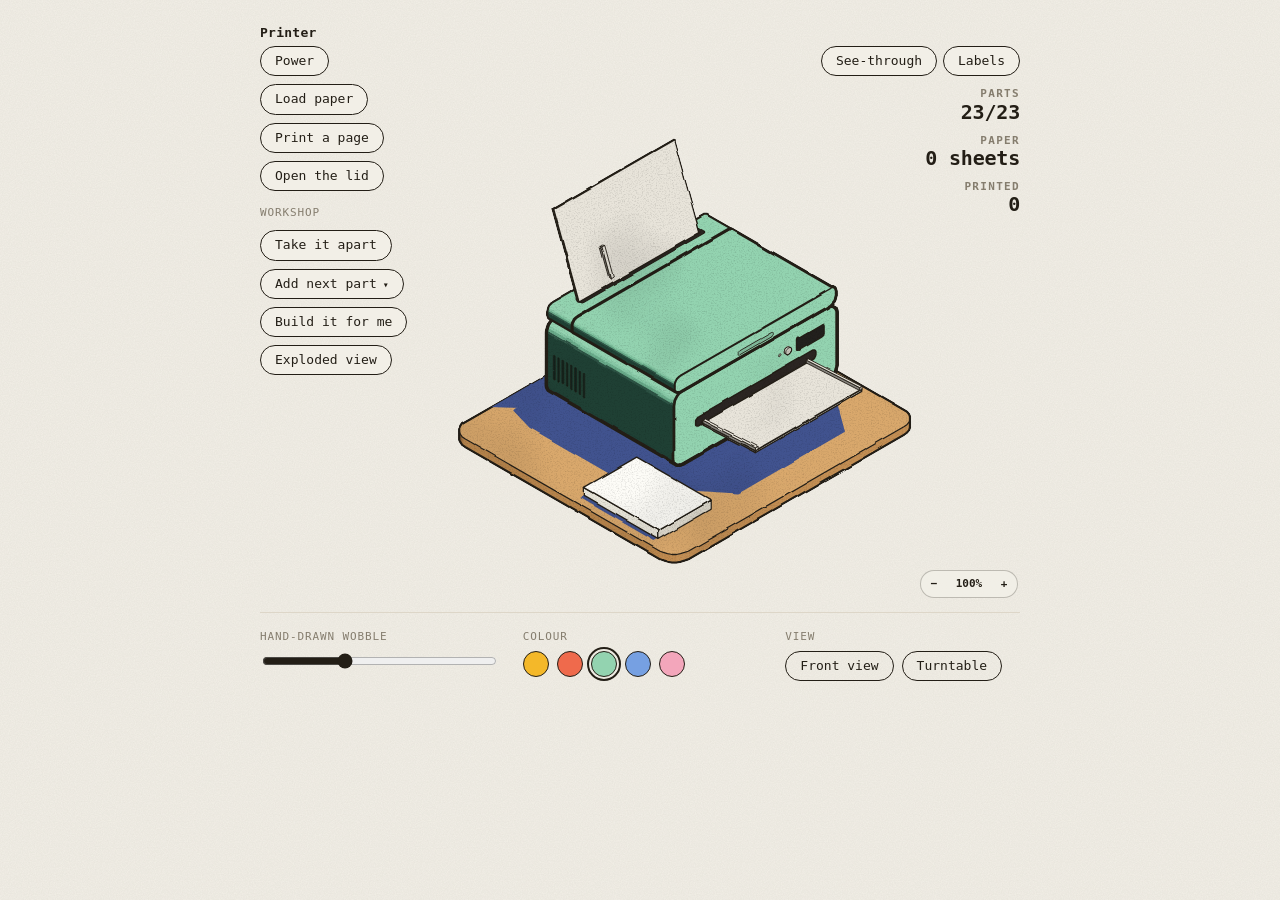
<file: site/rea-home/inside/figures/printer.html>
<!doctype html>
<html lang="en"><head><meta charset="utf-8"><meta name="viewport" content="width=device-width,initial-scale=1">
<title>Printer</title><style>.mcap{display:none!important}@media (max-width:560px){.stat .v{font-size:20px!important}.stats{align-items:flex-end}}@media (min-width:561px){.vset{top:4px!important}#stats{top:var(--vset-h,44px)!important}}</style><style>@media (max-width:560px){body > header{display:none}}</style><script>window.FIG_A = () => innerWidth <= 560 ? 1.1 : .75;</script><script>window.LBL_U = () => { if (innerWidth > 560) return 0; const s = document.getElementById("fig"); return s && s.clientWidth && s.viewBox.baseVal.width ? s.viewBox.baseVal.width / s.clientWidth : 0; };</script></head><body>
<script>
/* ============================================================
   Colorfigures core: projection, shapes, shading, ink, labels, page shell.
   A figure page includes this file (scripts/build.py inlines it), then calls mountFigure({...}).
   See SKILL.md for the drawing contract and conventions.
   One fixed view (front-left-top) and one fixed light (from above, behind the viewer's right shoulder: the front is lit,
   the left side is in shade, and cast shadows fall toward the lower left of the screen).
   ============================================================ */

/* ---------- palettes ---------- */
const PALS = {
  mustard: { l:'#f4b829', m:'#d49c1f', d:'#4e4a18' },
  tomato:  { l:'#ef6a4c', m:'#cf5038', d:'#4a2219' },
  mint:    { l:'#93d3b0', m:'#71b693', d:'#1f4034' },
  cobalt:  { l:'#76a0e2', m:'#5a82c6', d:'#1c2948' },
  blush:   { l:'#f3a6bb', m:'#d8869c', d:'#4b2430' },
};
const METAL   = { l:'#eef0f0', m:'#c6ccce', d:'#8f989b' };
const CLEAR   = { l:'#e4f2f4', m:'#c4dfe4', d:'#97b9c0' };
const CERAMIC = { l:'#fbfaf3', m:'#e3e0d2', d:'#bdb8a6' };
const DARK    = { l:'#55504a', m:'#3d3935', d:'#272421' };
const INK = '#231e16';
const SHADOW = '#41538f';

/* ---------- projection (x = depth toward viewer-right, y = toward viewer-left, z = up) ---------- */
const C = Math.cos(Math.PI/6), S = Math.sin(Math.PI/6);
let OX = 0, OY = 0;
/* Free orthographic camera (internal names start with CAM_ / cam so they never clash with a figure's own names). YAW turns the viewer around the vertical axis (45° = the classic front-left view),
   PITCH is how far it looks down (35.26° = true isometric). At the defaults P() is exactly the old isometric
   projection, so every figure drawn for it still lines up. Drag the figure to orbit; double-click to reset.
   rotV(n) maps a world direction into the default view's frame, so vis / tone / any "sum of rotV > 0" test keep
   working at every angle: the viewer is always (1,1,1) and the light stays put relative to the viewer. */
let VIEW = 0, RC = [0, 0], RCZ = 0;
const VIEW_NAMES = ['front', 'left side', 'back', 'right side'];
const TURNS = [0, 2];
const YAW0 = 45, PITCH0 = Math.atan(1/Math.SQRT2) * 180/Math.PI, CAM_K = Math.sqrt(1.5);
let YAW = YAW0, PITCH = PITCH0, CAM_R, CAM_U, CAM_V, CAM_D;                       // right, up, toward viewer, screen-down
const camBasis = (yaw, pitch) => { const t = yaw*Math.PI/180, p = pitch*Math.PI/180, ct = Math.cos(t), st = Math.sin(t), cp = Math.cos(p), sp2 = Math.sin(p);
  return { R:[st,-ct,0], U:[-sp2*ct,-sp2*st,cp], V:[cp*ct,cp*st,sp2] }; };
const CAM_B0 = camBasis(YAW0, PITCH0);
// CAM_LIM: how far (deg) the camera may turn either side of the front view; null = all the way round (set per figure)
let CAM_LIM = null;
function setCam(yaw, pitch){ YAW = CAM_LIM == null ? yaw : Math.max(YAW0 - CAM_LIM, Math.min(YAW0 + CAM_LIM, yaw));
  PITCH = CAM_LIM == null ? Math.max(6, Math.min(78, pitch)) : Math.max(15, Math.min(62, pitch)); const b = camBasis(YAW, PITCH); CAM_R = b.R; CAM_U = b.U; CAM_V = b.V; CAM_D = CAM_U.map(v => -v); }
setCam(YAW0, PITCH0);
const camDot = (a,b) => a[0]*b[0]+a[1]*b[1]+a[2]*b[2];
const rotV = n => { const r = camDot(n,CAM_R), u = camDot(n,CAM_U), v = camDot(n,CAM_V); return [0,1,2].map(i => CAM_B0.R[i]*r + CAM_B0.U[i]*u + CAM_B0.V[i]*v); };
// the light's ground direction turns with the viewer's yaw only (shadows always fall toward the lower left of the screen)
const yawTurn = ([x,y]) => { const t = (YAW - YAW0)*Math.PI/180, c = Math.cos(t), s = Math.sin(t); return [x*c - y*s, x*s + y*c]; };
const rotXY = (x,y) => [x, y];                                                // kept for old callers
const P0 = (x,y,z) => [(x-y)*C + OX, (x+y)*S - z + OY];                       // raw iso
const P  = (x,y,z) => { const q = [x-RC[0], y-RC[1], z-RCZ];
  return [CAM_K*camDot(q,CAM_R) + (RC[0]-RC[1])*C + OX, CAM_K*camDot(q,CAM_D) + (RC[0]+RC[1])*S - RCZ + OY]; };
const Dv = (x,y,z) => [CAM_K*camDot([x,y,z],CAM_R), CAM_K*camDot([x,y,z],CAM_D)];
// distance toward the viewer: draw parts with smaller depth first
const depthOf = p => camDot(p, CAM_V);
// sort [{at:[x,y,z], svg}] back-to-front for the current camera. A part may also give box:[[x0,y0,z0],[x1,y1,z1]]:
// when two boxes are separated along x, y or z, the one on the viewer's side goes last (a centre point alone gets long
// or wrapping parts wrong: a pole beside a row of keys, a spout reaching past a cup).
const boxMid = b => [0,1,2].map(k => (b[0][k] + b[1][k]) / 2);
const sepOrder = (p, q) => { if (!p.box || !q.box) return 0;
  for (let k = 0; k < 3; k++){ if (p.box[1][k] <= q.box[0][k] + 1e-6) return CAM_V[k] >= 0 ? -1 : 1; if (q.box[1][k] <= p.box[0][k] + 1e-6) return CAM_V[k] >= 0 ? 1 : -1; }
  return 0; };
const byDepth = parts => parts.filter(Boolean).sort((p,q) => sepOrder(p,q) || (depthOf(p.at || boxMid(p.box)) - depthOf(q.at || boxMid(q.box)))).map(p => p.svg).join('');
// the half of a vertical ring that faces the viewer / is turned away, as [from, to] angles in degrees (0 = +x, 90 = +y)
const nearHalf = () => [YAW - 90, YAW + 90], farHalf = () => [YAW + 90, YAW + 270];
// an open container (cup, bin, cone, drum) between two rings: far inner wall, then its contents, then the near outer wall
const openShell = (A, B, colour, contents = '') => loft(A, B, colour, true) + contents + loft(A, B, colour);
const f  = v => v.toFixed(1);
const pd = (pts, close=true) => 'M' + pts.map(p => { const q = P(p[0],p[1],p[2]); return f(q[0])+' '+f(q[1]); }).join('L') + (close ? 'Z' : '');
const sp = pts => 'M' + pts.map(q => f(q[0])+' '+f(q[1])).join('L') + 'Z';

/* ---------- 2D shapes in a plane's (u,v) coords (v up), mapped to 3D by a plane ---------- */
const arcUV  = (cu,cv,r,a0,a1,n=7) => { const o=[]; for (let i=0;i<=n;i++){ const a=(a0+(a1-a0)*i/n)*Math.PI/180; o.push([cu+r*Math.cos(a), cv+r*Math.sin(a)]); } return o; };
const rrUV   = (u0,v0,u1,v1,r,n=7) => r <= 0 ? rectUV(u0,v0,u1,v1) : [...arcUV(u1-r,v0+r,r,-90,0,n), ...arcUV(u1-r,v1-r,r,0,90,n), ...arcUV(u0+r,v1-r,r,90,180,n), ...arcUV(u0+r,v0+r,r,180,270,n)];
const rectUV = (u0,v0,u1,v1) => [[u0,v0],[u1,v0],[u1,v1],[u0,v1]];
const ellUV  = (cu,cv,ru,rv,n=24) => Array.from({length:n}, (_,i) => { const a=i/n*2*Math.PI; return [cu+ru*Math.cos(a), cv+rv*Math.sin(a)]; });
const PX = x => ([u,v]) => [x,u,v];      // front-facing plane x = const   (u = y, v = z)
const PY = y => ([u,v]) => [u,y,v];      // side plane y = const           (u = x, v = z)
const PZ = z => ([u,v]) => [u,v,z];      // horizontal plane z = const     (u = x, v = y)
const on = (plane, uv) => uv.map(plane);

/* ---------- vectors + shading ---------- */
const sub=(a,b)=>[a[0]-b[0],a[1]-b[1],a[2]-b[2]], dot=(a,b)=>a[0]*b[0]+a[1]*b[1]+a[2]*b[2];
const cross=(a,b)=>[a[1]*b[2]-a[2]*b[1], a[2]*b[0]-a[0]*b[2], a[0]*b[1]-a[1]*b[0]];
const norm=a=>{ const l=Math.hypot(...a)||1; return a.map(v=>v/l); };
const avg=ps=>ps.reduce((s,p)=>[s[0]+p[0]/ps.length,s[1]+p[1]/ps.length,s[2]+p[2]/ps.length],[0,0,0]);
const vis = n => { const r = rotV(n); return r[0]+r[1]+r[2] > 1e-6; };   // viewer looks from (+1,+1,+1) after the turn
const facing = vis;                                                       // readable alias: is this face toward the viewer?
const SHADOW_K = 0.85, AZ_MIN = 20, AZ_MAX = 160;
// cast shadows are drawn shorter than the shading light implies (0.45 × height instead of 0.85 ×): long shadows of tall
// parts on thin supports (a lamp shade, a fan head) land far from the object and read as separate blobs
const SHADOW_LEN = 0.45;
let L = [0,0,1], SH = [0,0];
function setLight(deg){ const a=deg*Math.PI/180; SH=[SHADOW_K*Math.cos(a), SHADOW_K*Math.sin(a)]; L=norm([-SH[0],-SH[1],1]); }
const LIN = norm([.6,.2,1]);                       // fixed light for interiors / small props
// Three flat tones, but blended across a narrow band at each step, so a face that turns past a threshold while the
// figure rotates fades between tones instead of snapping (at rest almost every face still sits on a pure tone).
const SOFT = .18;
const step3 = (d, hi, lo, m) => { const ss = (a, b, x) => { const k = Math.min(1, Math.max(0, (x - a)/(b - a))); return k*k*(3 - 2*k); };
  const a = ss(hi - SOFT, hi + SOFT, d), b = ss(lo - SOFT, lo + SOFT, d);
  return a >= 1 ? m.l : b <= 0 ? m.d : a > 0 ? mix(m.m, m.l, a) : b < 1 ? mix(m.d, m.m, b) : m.m; };
const tone  = (n,m) => step3(dot(rotV(n),L),   -.15, -.45, m);   // exterior, follows the sun
const toneI = (n,m) => step3(dot(rotV(n),LIN),  .6,   .05, m);   // interior / props
const mix = (a,b,t) => '#' + [1,3,5].map(i => Math.round(parseInt(a.substr(i,2),16)*(1-t) + parseInt(b.substr(i,2),16)*t).toString(16).padStart(2,'0')).join('');
const matOf = hex => ({ l:hex, m:mix(hex,'#000000',.16), d:mix(hex,'#000000',.42) });
const ease = t => t<.5 ? 2*t*t : 1-Math.pow(-2*t+2,2)/2;

/* ---------- drawing primitives (all return SVG strings) ---------- */
const ink   = (d,w=1.0) => `<path d="${d}" fill="none" stroke="${INK}" stroke-width="${w}" stroke-linejoin="round" stroke-linecap="round"/>`;
const fill  = (d,c,extra='') => `<path d="${d}" fill="${c}" ${extra}/>`;
const face  = (d,c) => `<path d="${d}" fill="${c}" stroke="${c}" stroke-width=".7" stroke-linejoin="round"/>`;
const shape = (pts,c,w=.9) => fill(pd(pts),c) + (w ? ink(pd(pts),w) : '');
const line  = (pts,w=.9) => ink(pd(pts,false),w);
// Loft between two rings of equal length (closed). colour(n) picks each strip's fill; flip = seen from inside.
function loft(A, B, colour, flip=false){
  const n=A.length, cen=avg(A.concat(B)); let s='';
  for (let i=0;i<n;i++){
    const a0=A[i], a1=A[(i+1)%n], b1=B[(i+1)%n], b0=B[i];
    let nr = norm(cross(sub(a1,a0), sub(b0,a0)));
    if (!isFinite(nr[0])) continue;
    if (dot(nr, sub(avg([a0,a1,b1,b0]), cen)) < 0) nr = nr.map(v=>-v);
    if (flip) nr = nr.map(v=>-v);
    if (vis(nr)) s += face(pd([a0,a1,b1,b0]), colour(nr));
  }
  return s;
}
function hull(pts){
  pts = pts.slice().sort((a,b)=>a[0]-b[0]||a[1]-b[1]);
  const cr=(o,a,b)=>(a[0]-o[0])*(b[1]-o[1])-(a[1]-o[1])*(b[0]-o[0]); const lo=[], up=[];
  for (const p of pts){ while(lo.length>=2 && cr(lo[lo.length-2],lo[lo.length-1],p)<=0) lo.pop(); lo.push(p); }
  for (const p of pts.reverse()){ while(up.length>=2 && cr(up[up.length-2],up[up.length-1],p)<=0) up.pop(); up.push(p); }
  lo.pop(); up.pop(); return lo.concat(up);
}
// Silhouette ink, weighted by how thick the part is on screen (like a hand inker): the w you pass is the most it gets.
// Thickness = 2 × area / perimeter of the outline (a rod's diameter, about half a box's width), as a share of the
// frame width. A long thin rod, a handle or a knob stays light (~1–1.5); a grinder, kettle or machine body gets the
// heavy ~2.4–2.8. Thin parts stay thin and parts keep air between them.
const hullInk = (pts3, w=1.4) => { const h = hull(pts3.map(p=>P(...p))); let a = 0, per = 0;
  for (let i = 0; i < h.length; i++){ const p = h[i], q = h[(i+1) % h.length]; a += p[0]*q[1] - q[0]*p[1]; per += Math.hypot(q[0]-p[0], q[1]-p[1]); }
  const thick = per ? Math.abs(a) / per / (INK_K * INK_REF_VB) : 0;
  return ink(sp(h), Math.min(w, .9 + 20*thick)); };
// Axis-aligned box: three visible faces, shaded, each outlined. shade = tone (sunlit) or toneI (interior).
function box(x0,y0,z0,x1,y1,z1,m,shade=toneI,w=.9){
  // all six faces, drawn only when they face the viewer (sides first, then top) — correct in every VIEW
  const F = [
    [[0,1,0],  [[x0,y1,z0],[x1,y1,z0],[x1,y1,z1],[x0,y1,z1]]],
    [[1,0,0],  [[x1,y0,z0],[x1,y1,z0],[x1,y1,z1],[x1,y0,z1]]],
    [[0,-1,0], [[x0,y0,z0],[x1,y0,z0],[x1,y0,z1],[x0,y0,z1]]],
    [[-1,0,0], [[x0,y0,z0],[x0,y1,z0],[x0,y1,z1],[x0,y0,z1]]],
    [[0,0,1],  [[x0,y0,z1],[x1,y0,z1],[x1,y1,z1],[x0,y1,z1]]] ];
  return F.filter(([n]) => vis(n)).map(([n,q]) => shape(q, shade(n,m), w)).join('');
}
// Rounded-profile extrusion: profile (u=y, v=z) swept along x from x0 to x1. Body of most machines.
function extrude(profileUV, x0, x1, m, shade=tone){ return loft(on(PX(x0),profileUV), on(PX(x1),profileUV), n=>shade(n,m)); }
// Vertical cylinder (axis z) centred (x,y), radius r from z0 to z1, with top cap.
function cyl(x,y,z0,z1,r,m,shade=toneI,w=1.2,n=24){
  const A=on(PZ(z0),ellUV(x,y,r,r,n)), B=on(PZ(z1),ellUV(x,y,r,r,n));
  return loft(A,B,nr=>shade(nr,m)) + fill(pd(B),shade([0,0,1],m)) + hullInk([...A,...B],w) + ink(pd(B),w*.8);
}
// Cylinder lying along x (e.g. a knob or dial sticking out of a front face): centred (y,z), from x0 to x1.
function cylX(x0,x1,y,z,r,m,shade=toneI,w=1.1,n=20){
  const A=on(PX(x0),ellUV(y,z,r,r,n)), B=on(PX(x1),ellUV(y,z,r,r,n));
  // cap on whichever end faces the viewer (the +x end in VIEW 0)
  const capB = vis([1,0,0]), cap = capB ? B : A, cn = capB ? [1,0,0] : [-1,0,0];
  return loft(A,B,nr=>shade(nr,m)) + (vis(cn) ? fill(pd(cap),shade(cn,m)) : '') + hullInk([...A,...B],w) + (vis(cn) ? ink(pd(cap),w*.8) : '');
}
// Cylinder between any two 3D points a and b (a lamp arm, a rod, a pipe at an angle, a handle bar), radius r.
// The end facing the viewer gets a cap. For a tapered part (a cone, a lamp shade) pass r1 for the radius at b.
function rod(a, b, r, m, shade=toneI, w=1, r1=r, n=16){
  const d = norm(sub(b, a)), u = norm(cross(d, Math.abs(d[2]) < .9 ? [0,0,1] : [1,0,0])), v = cross(d, u);
  const ring = (p, rr) => Array.from({length:n}, (_,i) => { const t = i/n*2*Math.PI, c = Math.cos(t)*rr, s2 = Math.sin(t)*rr;
    return [p[0] + u[0]*c + v[0]*s2, p[1] + u[1]*c + v[1]*s2, p[2] + u[2]*c + v[2]*s2]; });
  const A = ring(a, r), B = ring(b, r1), capB = vis(d), cap = capB ? B : A, cn = capB ? d : d.map(x => -x);
  return loft(A, B, nr => shade(nr, m)) + (Math.max(r, r1) > 0 ? fill(pd(cap), shade(cn, m)) + ink(pd(cap), w*.8) : '') + hullInk([...A, ...B], w);
}
// Text lying flat on a front plane x = const, centred at (y,z) baseline; reads left-to-right on screen.
// text sits on a face: if its reading direction comes out mirrored (or edge-on), that face is turned away, so the text is hidden
const txM = (o, U, V) => (U[0]*V[1] - U[1]*V[0]) <= .02 * Math.hypot(...U) * Math.hypot(...V) ? `matrix(0 0 0 0 ${f(o[0])} ${f(o[1])})` : `matrix(${U[0].toFixed(4)} ${U[1].toFixed(4)} ${V[0].toFixed(4)} ${V[1].toFixed(4)} ${f(o[0])} ${f(o[1])})`;
const tx = (x,y,z,str,size,col=INK,weight=700) => { const o=P(x,y,z);
  return `<text transform="${txM(o, Dv(0,-1,0), Dv(0,0,-1))}" font-size="${size}" fill="${col}" text-anchor="middle" font-family="ui-monospace,Menlo,monospace" font-weight="${weight}" letter-spacing=".04em">${str}</text>`; };
// Text on a side plane y = const, centred at (x,z).
const txY = (x,y,z,str,size,col=INK,weight=700) => { const o=P(x,y,z);
  return `<text transform="${txM(o, Dv(1,0,0), Dv(0,0,-1))}" font-size="${size}" fill="${col}" text-anchor="middle" font-family="ui-monospace,Menlo,monospace" font-weight="${weight}" letter-spacing=".04em">${str}</text>`; };
// Cast shadow of a set of 3D points (any outline of the object), pushed along the light onto z = 0.
// the light stays put relative to the viewer, so the shadow is cast in turned coordinates
// z0: the surface it falls on (a board, a counter); clip it to that surface with clipTo(...) if it could spill off.
// clip: the 3D outline of the surface it falls on (e.g. boardTop(...)), so it can't spill over the edge.
const castShadow = (pts3, z0=0, clip=null) => { const k = SHADOW_LEN / SHADOW_K, [sx, sy] = yawTurn(SH);
  const s = fill(sp(hull(pts3.map(([x,y,z]) => P(x+(z-z0)*sx*k, y+(z-z0)*sy*k, z0)))), SHADOW);
  return clip ? clipTo(clip, s) : s; };
// A board for the object to stand on (a tray, a desk top, a counter): a rounded slab from (x0,y0) to (x1,y1), h thick.
// Draw it first; then castShadow(points, h, boardTop(x0,y0,x1,y1,h,r)) so shadows lie on it and stop at its edge.
const BOARD = { l:'#e6e1d4', m:'#cfc8b8', d:'#aaa293' }, WOOD = { l:'#d9a86c', m:'#bf8a4f', d:'#8e6236' };
const boardTop = (x0,y0,x1,y1,h=3,r=5) => on(PZ(h), rrUV(x0,y0,x1,y1,r));
function board(x0,y0,x1,y1,h=3,r=5,m=BOARD){
  const A = on(PZ(0), rrUV(x0,y0,x1,y1,r)), B = boardTop(x0,y0,x1,y1,h,r);
  return loft(A, B, n => toneI(n, m)) + fill(pd(B), m.l) + ink(pd(B), 1) + hullInk([...A, ...B], 1.8);
}
// Group helpers: clickable target, clip to an opening.
const act  = (name, inner, data='') => `<g data-act="${name}" ${data}>${inner}</g>`;
let _clipN = 0;
// Part label (for "how does it work" figures): a cream pill with a leader line to a 3D point on the part.
// dx, dy = where the pill sits, in screen units at the reference zoom (they scale with the figure like stroke widths).
// on = that part is working right now (the pill turns the accent colour). Labels can be hidden with the Labels switch.
function tag(p3, dx, dy, text, on=false){
  // on a phone (LBL_U = drawing units per screen px) the pill is a numbered badge and the names go in a legend under the figure
  const u = window.LBL_U ? LBL_U() : 0, n = ((window.__ln || (window.__ln = {}))[text] || (__ln[text] = Object.keys(__ln).length + 1));
  const k = INK_K, [X,Y] = P(...p3), fs = u ? 10*u : 8.6*k, h = u ? 17*u : fs*1.8, w = u ? h*(n > 9 ? 1.3 : 1) : text.length*fs*.62 + fs*1.5, cx = X + dx*k, cy = Y + dy*k;
  return `<g class="tag${on ? ' on' : ''}" data-n="${n}" data-t="${text}"><path d="M${f(X)} ${f(Y)}L${f(cx)} ${f(cy)}" fill="none" stroke="${INK}" stroke-width="1"/>`
    + `<circle cx="${f(X)}" cy="${f(Y)}" r="${f(1.3*k)}" fill="${INK}"/>`
    + `<rect x="${f(cx-w/2)}" y="${f(cy-h/2)}" width="${f(w)}" height="${f(h)}" rx="${f(h/2)}" fill="${on ? 'var(--accent,#f4b829)' : '#fff4d6'}" stroke="${INK}" stroke-width="1.2"/>`
    + `<text x="${f(cx)}" y="${f(cy+fs*.36)}" font-size="${f(fs)}" text-anchor="middle" font-family="ui-monospace,Menlo,monospace" font-weight="800" letter-spacing=".04em" fill="${INK}">${u ? n : text}</text></g>`;
}
const clipTo = (pts3, inner) => { const id = 'k' + (++_clipN); return `<clipPath id="${id}"><path d="${pd(pts3)}"/></clipPath><g clip-path="url(#${id})">${inner}</g>`; };

/* ---------- constant on-screen line weight ----------
   Stroke widths are written in model units, and each figure is zoomed to fill the frame, so a small
   object would get fat lines. INK_K rescales every stroke-width (and the wobble/grain filter) so all
   figures match the reference zoom of the booth / vending machine (viewBox ≈ 585 units wide). */
const INK_REF_VB = 585;
let INK_K = 1;
const inkScale = svg => INK_K === 1 ? svg : svg.replace(/stroke-width="([\d.]+)"/g, (_, w) => `stroke-width="${(+w * INK_K).toFixed(2)}"`);

/* ---------- page shell ---------- */
const CORE_CSS = `
  :root{--paper:#f2efe7;--ink:#231e16;--muted:#857d6e;--rule:#ddd6c8}
  *{box-sizing:border-box} html,body{margin:0;height:100%}
  body{background-color:var(--paper);
    background-image:url("data:image/svg+xml;utf8,<svg xmlns='http://www.w3.org/2000/svg' width='320' height='320'><filter id='p'><feTurbulence type='fractalNoise' baseFrequency='.85' numOctaves='3' stitchTiles='stitch'/><feColorMatrix values='0 0 0 0 .42  0 0 0 0 .39  0 0 0 0 .33  .16 0 0 0 0'/></filter><rect width='100%' height='100%' filter='url(%23p)'/></svg>");
    overflow-x:hidden;color:var(--ink);font:13px/1.4 ui-monospace,SFMono-Regular,Menlo,monospace;display:flex;flex-direction:column;align-items:center;padding:24px 16px 32px}
  header{width:100%;max-width:760px;display:flex;justify-content:space-between;align-items:baseline;gap:12px;flex-wrap:wrap}
  header h1{font-size:13px;font-weight:600;margin:0;letter-spacing:.02em} header span{color:var(--muted)}
  #fig{width:100%;max-width:760px;height:auto;display:block;margin:4px 0 8px;user-select:none;overflow:visible}
  #fig{cursor:grab;touch-action:pan-y} #fig.drag{cursor:grabbing} #fig [data-act]{cursor:pointer}
  #readout, .idea{display:none}   /* status line + big idea are off: the buttons and motion tell the story */
  .idea{width:100%;max-width:760px;margin:-6px 0 16px;font-size:12.5px;line-height:1.5;text-align:center;color:var(--ink)}
  .idea strong{letter-spacing:.12em;text-transform:uppercase;font-size:11px;margin-right:8px}
  #readout{position:relative;min-height:1.4em;letter-spacing:.08em;text-transform:uppercase;margin-bottom:14px;text-align:center;text-shadow:0 0 3px var(--paper),0 0 6px var(--paper),0 0 10px var(--paper)}
  .stage{position:relative;width:100%;max-width:760px}
  .actions{position:absolute;top:4px;left:0;display:flex;flex-direction:column;align-items:flex-start;gap:8px;z-index:2;max-width:220px}
  .actions .cap{color:var(--muted);font-size:11px;letter-spacing:.08em;text-transform:uppercase;margin:0 0 2px}
  html.nolabels #fig .tag{display:none}
  .ctl[hidden]{display:none}
  /* ui.flash(text): a short note under the buttons ("the can is empty — refill it"); the status line itself stays hidden */
  .toast{position:absolute;left:0;z-index:3;font-size:11.5px;letter-spacing:.06em;text-transform:uppercase;background:var(--paper);
    border:1.5px solid var(--ink);border-radius:8px;padding:4px 9px;box-shadow:2px 2px 0 var(--ink);opacity:0;transition:opacity .2s;pointer-events:none;max-width:240px}
  .toast.show{opacity:1}
  .made-with{width:100%;max-width:760px;margin-top:18px;text-align:right;font-size:11px;letter-spacing:.1em;text-transform:uppercase}
  .made-with a{color:var(--muted);text-decoration:none} .made-with a:hover{color:var(--ink)}
  .stats{position:absolute;top:4px;right:0;display:flex;flex-direction:column;align-items:flex-end;gap:10px;z-index:2;text-align:right}
  .stat .k{font-size:11px;font-weight:700;letter-spacing:.12em;text-transform:uppercase;color:var(--muted)}
  .stat .v{font-size:34px;font-weight:800;line-height:1.05;letter-spacing:-.01em;font-variant-numeric:tabular-nums;color:var(--ink)}
  .stat.small .v{font-size:20px}
  .stat .v.bump{animation:bump .35s ease-out}
  @keyframes bump{0%{transform:scale(1.18)}100%{transform:none}}
  .stepwrap{position:relative;display:flex;align-items:center;gap:8px}
  .act{font:inherit;color:var(--ink);background:var(--paper);border:1.5px solid var(--ink);border-radius:999px;padding:5px 14px;cursor:pointer;white-space:nowrap}
  .act:hover{background:color-mix(in srgb,var(--paper) 92%,var(--ink))}
  .act .car{margin-left:6px;font-size:10px}
  .act:focus-visible{outline:2px solid var(--ink);outline-offset:3px}
  .chips{display:none;flex-wrap:wrap;gap:6px;background:var(--paper);border:2px solid var(--ink);border-radius:12px;box-shadow:3px 3px 0 var(--ink);
    padding:8px;width:max-content;max-width:min(300px,62vw);position:absolute;left:calc(100% + 10px);top:-4px;z-index:3}
  .stepwrap.open .chips{display:flex}
  .chip{white-space:nowrap;font:inherit;font-size:11.5px;font-weight:700;color:var(--ink);background:var(--paper);border:1.5px solid var(--ink);border-radius:8px;padding:4px 8px;cursor:pointer;box-shadow:2px 2px 0 var(--ink)}
  .chip:hover{background:var(--accent,#f4b829);transform:translate(-1px,-1px)}
  .chip.current{background:var(--ink);color:var(--paper)} .chip.current:hover{background:var(--ink);transform:none}
  .chip.off{opacity:.45} .chip.off:hover{transform:none;background:var(--paper)}
  
  @media (max-width:560px){body{padding:14px 12px 24px}header span,.actions .cap{display:none}.actions{flex-direction:row;flex-wrap:wrap;gap:6px}.act{font-size:12px;padding:4px 11px}.stats{position:static;flex-direction:row;justify-content:flex-end;gap:18px;margin-bottom:4px}.actions{position:static;max-width:none;margin:6px 0 4px}.chips{left:0;top:calc(100% + 8px)}}
  .controls{width:100%;max-width:760px;display:grid;grid-template-columns:repeat(auto-fit,minmax(200px,1fr));gap:14px 28px;border-top:1px solid var(--rule);padding-top:16px}
  .ctl{display:flex;flex-direction:column;gap:6px}
  .ctl label{color:var(--muted);font-size:11px;letter-spacing:.08em;text-transform:uppercase}
  input[type=range]{width:100%;accent-color:var(--ink)}
  .row{display:flex;gap:8px;flex-wrap:wrap}
  button{font:inherit;color:var(--ink);background:transparent;border:1.5px solid var(--ink);border-radius:999px;padding:5px 14px;cursor:pointer}
  button:hover{background:#0000000d}
  button[aria-pressed=true]:not(.sw){background:var(--ink);color:var(--paper)}
  .sw{width:26px;height:26px;padding:0;border-radius:50%} .sw[aria-pressed=true]{outline:2px solid var(--ink);outline-offset:2px}`;

const filterFor = k => `<filter id="hand" x="-3%" y="-3%" width="106%" height="106%" color-interpolation-filters="sRGB">
  <feTurbulence type="fractalNoise" baseFrequency="${(0.045/k).toFixed(4)}" numOctaves="2" seed="4" result="warp"/>
  <feDisplacementMap id="wob" in="SourceGraphic" in2="warp" scale="${(2.4*k).toFixed(2)}" xChannelSelector="R" yChannelSelector="G" result="wob"/>
  <feTurbulence type="fractalNoise" baseFrequency="${(0.9/k).toFixed(4)}" numOctaves="3" seed="11" result="n1"/>
  <feColorMatrix in="n1" type="matrix" values=".3 0 0 0 .84  .3 0 0 0 .84  .3 0 0 0 .84  0 0 0 0 1" result="grain"/>
  <feTurbulence type="fractalNoise" baseFrequency="${(0.012/k).toFixed(4)}" numOctaves="2" seed="7" result="n2"/>
  <feColorMatrix in="n2" type="matrix" values=".3 0 0 0 .85  .3 0 0 0 .85  .3 0 0 0 .85  0 0 0 0 1" result="blot"/>
  <feBlend in="wob" in2="grain" mode="multiply" result="g1"/><feBlend in="g1" in2="blot" mode="multiply" result="g2"/>
  <feComposite in="g2" in2="wob" operator="in"/></filter>`;

/* mountFigure({
     fig:'03', title:'Photo booth', hint:'click the curtain…',
     size:[W,D,H],                 // bounding box, used to frame the view (shadow range included)
     palette:'mustard',            // default PALS key
     state:{...},                  // figure state (st.pal is built in)
     scene: (st, m) => svgString,  // m = current palette {l,m,d}
     readout: st => 'text',        // status line under the figure
     buttons: [{label, onClick(st, ui)}      // listed in the order the user should do them
               | {label, choices: st => [{label, onClick(st,ui), current?, disabled?, why?}]}],   // opens a picker
     stats: st => [{label, value, small?}],   // optional: big numbers top-right (credit, change, score)
     credit: false,                // optional: hide the small "Made with Colorfigures" link
     acts: { name(st, el, ui){} },  // clicks on act(name, …) groups; el has dataset
     params(st, q){}               // optional: read URLSearchParams for screenshot states
   })  -> ui = { st, render, animate(stepFn), flash(text,ms) }
   animate(step): calls step(dt seconds) every frame and re-renders until step returns false. */
addEventListener('error', e => { document.documentElement.dataset.errors = (document.documentElement.dataset.errors || '') + ' ' + e.message + ';'; });
/* The hand-drawn filter's noise never changes, but browsers recompute every feTurbulence each time the drawing changes
   (on phones SVG filters run on the CPU, so this is most of the cost of a frame). bakeNoise renders each noise layer once
   into an image and swaps it in: coarse layers as one small image over the whole view (they are smooth, so scaling up
   is invisible), fine grain as a seamless tile. If anything fails (an old browser), the live filter simply stays. */
function bakeNoise(svg){
  const fl = document.getElementById('hand'); if (!fl || typeof Image === 'undefined') return;
  const NS = 'http://www.w3.org/2000/svg', vb = svg.viewBox.baseVal;
  const x0 = vb.x - vb.width*.35, y0 = vb.y - vb.height*.35, w0 = vb.width*1.7, h0 = vb.height*1.7;
  for (const t of [...fl.querySelectorAll('feTurbulence')]){
    const fq = parseFloat(t.getAttribute('baseFrequency')), oct = +(t.getAttribute('numOctaves') || 1);
    if (!(fq > 0)) continue;
    const fine = fq * Math.max(w0, h0) > 80;
    if (fine) continue;   // fine grain stays live: a repeated tile leaves faint seams on some GPUs
    const rx = fine ? 0 : x0, ry = fine ? 0 : y0, rw = fine ? 48 / fq : w0, rh = fine ? 48 / fq : h0;
    const ppu = fq * (fine ? 7 : 5) * Math.pow(2, Math.max(0, oct - 1) * .5), PW = Math.ceil(rw * ppu), PH = Math.ceil(rh * ppu);
    if (PW * PH > 1200 * 1200) continue;
    const tb = t.cloneNode(); tb.removeAttribute('result'); if (fine) tb.setAttribute('stitchTiles', 'stitch');
    const src = `<svg xmlns="${NS}" width="${PW}" height="${PH}" viewBox="${rx} ${ry} ${rw} ${rh}"><filter id="n" filterUnits="userSpaceOnUse" x="${rx}" y="${ry}" width="${rw}" height="${rh}" color-interpolation-filters="sRGB">${tb.outerHTML}</filter><rect x="${rx}" y="${ry}" width="${rw}" height="${rh}" filter="url(#n)"/></svg>`;
    const img = new Image();
    img.onload = () => { try {
      const c = document.createElement('canvas'); c.width = PW; c.height = PH; const g = c.getContext('2d'); g.drawImage(img, 0, 0);
      // store the noise's colour values fully opaque: the filter reads its colour channels, and an image with
      // see-through pixels would be read premultiplied (darker) by some browsers
      const px = g.getImageData(0, 0, PW, PH); for (let i = 3; i < px.data.length; i += 4) px.data[i] = 255; g.putImageData(px, 0, 0);
      const url = c.toDataURL('image/png'), res = t.getAttribute('result');
      const im = document.createElementNS(NS, 'feImage');
      // a tile must sit inside the filter's region (the drawing's box) or it gets clipped: anchor it at the drawing's
      // centre, snapped to whole tiles so the grain keeps the same phase as the live noise would
      let ox = rx, oy = ry;
      if (fine){ const bb = svg.getElementById ? document.getElementById('art').getBBox() : { x: 0, y: 0, width: 0, height: 0 };
        ox = Math.floor((bb.x + bb.width/2) / rw) * rw; oy = Math.floor((bb.y + bb.height/2) / rh) * rh; }
      for (const [k, v] of [['x', ox], ['y', oy], ['width', rw], ['height', rh], ['preserveAspectRatio', 'none']]) im.setAttribute(k, v);
      im.setAttribute('href', url); im.setAttributeNS('http://www.w3.org/1999/xlink', 'xlink:href', url);
      if (!t.isConnected) return;
      if (fine){ im.setAttribute('result', res + '_tile'); const tl = document.createElementNS(NS, 'feTile'); tl.setAttribute('in', res + '_tile'); tl.setAttribute('result', res); t.replaceWith(im, tl); }
      else { im.setAttribute('result', res); t.replaceWith(im); }
    } catch (e) {} };
    img.src = 'data:image/svg+xml;charset=utf-8,' + encodeURIComponent(src);
  }
}
function mountFigure(cfg){
  document.title = cfg.title;
  const style = document.createElement('style'); style.textContent = CORE_CSS; document.head.appendChild(style);
  document.body.innerHTML = `
    <header><h1>${cfg.title}</h1></header><!-- REA Home: the device name only, no figure number -->
    <div class="stage">
      ${cfg.buttons && cfg.buttons.length ? `<div class="actions" id="btns"></div>` : ''}
      ${cfg.stats ? '<div class="stats" id="stats"></div>' : ''}
      <div class="toast" id="toast" role="status"></div>
      <svg id="fig" role="img" aria-label="${cfg.title}"><defs id="fdefs"></defs><g id="art" filter="url(#hand)"></g></svg>
    </div>
    <div id="readout"></div>
    ${cfg.idea ? `<p class="idea"><strong>The big idea</strong>${cfg.idea}</p>` : ''}
    <div class="controls">
      <div class="ctl"><label for="wb">Hand-drawn wobble</label><input id="wb" type="range" min="0" max="7" step="0.1" value="2.4"></div>
      <div class="ctl"><label>Colour</label><div class="row" id="pals"></div></div>
      <div class="ctl"><label>View</label><div class="row"><button id="vreset">Front view</button><button id="vspin" aria-pressed="false">Turntable</button></div></div>
      <div class="ctl" id="lblctl" hidden><label>Labels</label><div class="row"><button id="lbl" aria-pressed="true">On</button></div></div>
    </div>
    ${cfg.credit === false ? '' : '<footer class="made-with"><a href="https://april-zhu.com/colorfigures" target="_blank" rel="noopener">Made with Colorfigures ↗</a></footer>'}`;
  const st = cfg.state || {};            // kept as the same object, so a figure may hold on to it
  if (!st.pal) st.pal = cfg.palette || 'mustard';
  if (st.az == null) st.az = 105;
  const q = new URLSearchParams(location.search);
  // a figure turns all the way round only once it has been checked from every side (turn:'full'); otherwise it turns
  // +-60 deg around the front, where it was drawn. ?free=1 unlocks it for testing.
  CAM_LIM = cfg.turn === 'full' || q.get('free') === '1' ? null : 60;
  if (PALS[q.get('pal')]) st.pal = q.get('pal');
  if (cfg.params) cfg.params(st, q);

  // frame on the object itself: centred, filling ~60% of the width / ~78% of the height of a 4:3 view.
  // The cast shadow is allowed to spill outside the frame (svg overflow is visible).
  const [W,D,H] = cfg.size, pts = [];
  OX = OY = 0; RC = cfg.center || [W/2, D/2]; RCZ = H/2;
  VIEW = 0; setCam(YAW0, PITCH0);
  for (const x of [0,W]) for (const y of [0,D]) for (const z of [0,H]) pts.push(P(x,y,z));
  const xs=pts.map(p=>p[0]), ys=pts.map(p=>p[1]);
  const bw = Math.max(...xs)-Math.min(...xs), bh = Math.max(...ys)-Math.min(...ys);
  // the object fills ~74% of the width / ~88% of the height, nudged right of centre so the buttons (top left) stay clear
  // on a phone (FIG_A, from the gallery) the frame grows taller than 4:3, as far as the object needs, so tall machines fill it;
  // the spare height goes mostly below; the object stays centred (its shadow may run off the edge, by the owner's call)
  const PA = window.FIG_A ? FIG_A() : .75, A = PA === .75 ? .75 : Math.min(PA, Math.max(.75, bh/.88/(bw/.74)*1.08)), vbW = Math.max(bw/.74, bh/.88/A), vbH = vbW*A;
  OX = (vbW-bw)/2 + (PA === .75 ? vbW*.06 : 0) - Math.min(...xs); OY = (PA === .75 ? vbH*.04 : (vbH - bh)*.3) - Math.min(...ys);   // sit a little high: shadows fall downward
  const svg = document.getElementById('fig');
  svg.setAttribute('viewBox', `0 0 ${f(vbW)} ${f(vbH)}`);
  INK_K = vbW / INK_REF_VB;
  document.getElementById('fdefs').innerHTML = filterFor(INK_K);
  bakeNoise(svg);

  const art = document.getElementById('art'), readout = document.getElementById('readout');
  const ui = { st };
  ui.render = () => { _clipN = 0; document.documentElement.style.setProperty('--accent', PALS[st.pal].l); art.innerHTML = inkScale(cfg.scene(st, PALS[st.pal])); if (!ui._flash) readout.textContent = cfg.readout ? cfg.readout(st) : ''; if (ui.drawStats) ui.drawStats(); };
  // big numbers in the top-right corner (credit, change, score…); a value that changes gets a little bump
  const statsEl = document.getElementById('stats'), prevStats = {};
  ui.drawStats = () => { if (!statsEl) return;
    const list = cfg.stats(st).filter(Boolean), html = list.map(x => `<div class="stat${x.small ? ' small' : ''}"><div class="k">${x.label}</div><div class="v" data-k="${x.label}">${x.value}</div></div>`).join('');
    if (statsEl._html !== html){ statsEl._html = html; statsEl.innerHTML = html;
      statsEl.querySelectorAll('.v').forEach(v => { if (prevStats[v.dataset.k] != null && prevStats[v.dataset.k] !== v.textContent) v.classList.add('bump'); prevStats[v.dataset.k] = v.textContent; }); } };
  let flashT = 0;
  const toast = document.getElementById('toast');
  ui.flash = (text, ms=1600) => { ui._flash = true; readout.textContent = text; toast.textContent = text;
    toast.style.top = ((document.getElementById('btns') ? document.getElementById('btns').offsetTop + document.getElementById('btns').offsetHeight : 0) + 8) + 'px'; toast.classList.add('show');
    clearTimeout(flashT); flashT = setTimeout(() => { ui._flash = false; toast.classList.remove('show'); ui.render(); }, ms); };
  // One frame driver for every running animation: each frame runs all the steps, then draws once (two animations at
  // the same time no longer draw twice). It follows the screen's frames, with a timer fallback for when frames don't
  // come (headless shots, a hidden tab). ui.invalidate() asks for one redraw on the next frame (used while dragging).
  const steps = new Set(); let driving = false, lastT = 0, fbT = 0;
  const frame = () => { if (!driving) return; driving = false; clearTimeout(fbT);
    const now = performance.now(), dt = Math.max(0, Math.min(.05, (now - lastT) / 1000)); lastT = now;
    for (const s of [...steps]) if (s(dt) === false) steps.delete(s);
    ui.render(); if (steps.size) drive(); };
  const drive = () => { if (driving) return; driving = true; requestAnimationFrame(frame); fbT = setTimeout(frame, 60); };
  ui.animate = step => { if (!steps.size && !driving) lastT = performance.now(); steps.add(step); drive(); };
  ui.invalidate = () => drive();

  // clickable parts react on press, not on click: while something animates, the scene is redrawn every frame, so the
  // element under the pointer is replaced between press and release and a 'click' would never fire
  svg.addEventListener('pointerdown', e => { if (e.button) return; const a = e.target.closest('[data-act]'); if (!a || !cfg.acts || !cfg.acts[a.dataset.act]) return;
    e.preventDefault(); cfg.acts[a.dataset.act](st, a, ui); ui.render(); });
  // orbit: drag anywhere that is not a clickable part (the machine turns the way the finger moves); arrow keys nudge; double-click eases back to the front view
  let drag = null, spin = false, camAnim = 0;
  const camTo = (y, p, ms=700) => { const y0 = YAW, p0 = PITCH, dy = ((y - y0 + 540) % 360) - 180, id = ++camAnim; let t = 0;
    ui.animate(dt => { if (id !== camAnim) return false; t += dt*1000; const k = Math.min(1, t / ms), e = ease(k); setCam(y0 + dy*e, p0 + (p - p0)*e); return k < 1; }); };
  ui.camTo = camTo;
  svg.addEventListener('pointerdown', e => { if (e.button || e.target.closest('[data-act]')) return;
    camAnim++; drag = { x:e.clientX, y:e.clientY, yaw:YAW, pitch:PITCH }; svg.classList.add("drag"); try { svg.setPointerCapture(e.pointerId); } catch {} });
  svg.addEventListener('pointermove', e => { if (!drag) return; const k = 300 / svg.getBoundingClientRect().width;
    setCam(drag.yaw + (e.clientX - drag.x)*.55*k, drag.pitch + (e.clientY - drag.y)*.35*k); ui.invalidate(); });
  const endDrag = () => { drag = null; svg.classList.remove('drag'); };
  svg.addEventListener('pointerup', endDrag); svg.addEventListener('pointercancel', endDrag);
  svg.addEventListener('dblclick', e => { if (!e.target.closest('[data-act]')) camTo(YAW0, PITCH0); });
  addEventListener('keydown', e => { const k = { ArrowLeft:[-15,0], ArrowRight:[15,0], ArrowUp:[0,8], ArrowDown:[0,-8] }[e.key];
    if (!k || window.GAME_KEYS || /input|textarea/i.test(e.target.tagName)) return; e.preventDefault(); camTo(YAW + k[0], PITCH + k[1], 260); });   // a game figure keeps the arrows for play
  document.getElementById('vreset').onclick = () => { spin = false; vsp.setAttribute('aria-pressed', false); camTo(YAW0, PITCH0); };
  const vsp = document.getElementById('vspin');
  vsp.onclick = () => { spin = !spin; vsp.setAttribute('aria-pressed', spin); camAnim++;
    let dir = 1;   // with a turning limit, the turntable swings back and forth inside it
    if (spin) ui.animate(dt => { if (!spin) return false; if (!drag){ let y = YAW + dir*dt*18;
      if (CAM_LIM != null && Math.abs(y - YAW0) >= CAM_LIM - .5){ dir = -dir; y = YAW + dir*dt*18; } setCam(y, PITCH); } return true; }); };
  if (q.has('yaw') || q.has('pitch')) setCam(+(q.get('yaw') ?? YAW0), +(q.get('pitch') ?? PITCH0));
  const btns = document.getElementById('btns');
  const stepEls = [];
  if (btns) cfg.buttons.forEach((b, i) => {
    const wrap = document.createElement('div'); wrap.className = 'stepwrap';
    const el = document.createElement('button'); el.className = 'act';
    el.innerHTML = `${b.label}${b.choices ? '<span class="car">▾</span>' : ''}`;
    wrap.appendChild(el); btns.appendChild(wrap); stepEls.push(el);
    if (!b.choices){ el.onclick = () => { closeChips(); b.onClick(st, ui); ui.render(); }; return; }
    const chips = document.createElement('div'); chips.className = 'chips'; wrap.appendChild(chips);
    el.onclick = e => { e.stopPropagation(); const open = !wrap.classList.contains('open'); closeChips();
      if (!open) return;
      chips.innerHTML = '';
      // every choice stays clickable, so nothing silently ignores a press:
      //   current:true  = the one in use (shown selected); a press just says so
      //   disabled:true = not possible right now (shown faded); a press says why (c.why, or a generic note)
      for (const c of b.choices(st)){ const ch = document.createElement('button'); ch.className = 'chip' + (c.current ? ' current' : c.disabled ? ' off' : ''); ch.textContent = c.label;
        if (c.current) ch.setAttribute('aria-pressed', 'true');
        ch.onclick = ev => { ev.stopPropagation(); closeChips();
          if (c.current) return ui.flash(`${c.label}: already set`); // REA Home: no em dash
          if (c.disabled) return ui.flash(c.why || `${c.label} isn't possible right now`);
          c.onClick(st, ui); ui.render(); }; chips.appendChild(ch); }
      wrap.classList.add('open'); };
  });
  function closeChips(){ document.querySelectorAll('.stepwrap.open').forEach(w => w.classList.remove('open')); }
  document.addEventListener('click', closeChips);

  document.getElementById('wb').oninput = e => document.getElementById('wob').setAttribute('scale', (e.target.value * INK_K).toFixed(2));
  const pals = document.getElementById('pals');
  for (const [k,p] of Object.entries(PALS)){
    const b = document.createElement('button'); b.className='sw'; b.title=k; b.style.background=p.l; b.setAttribute('aria-pressed', k===st.pal);
    b.onclick = () => { st.pal=k; [...pals.children].forEach(c=>c.setAttribute('aria-pressed', c===b)); ui.render(); };
    pals.appendChild(b);
  }
  // labels: the switch appears when the figure draws any tag(); ?labels=0 starts with them hidden
  const lblctl = document.getElementById('lblctl'), lbl = document.getElementById('lbl');
  const setLabels = on => { document.documentElement.classList.toggle('nolabels', !on); lbl.textContent = on ? 'On' : 'Off'; lbl.setAttribute('aria-pressed', on); };
  lbl.onclick = () => setLabels(document.documentElement.classList.contains('nolabels'));
  if (q.get('labels') === '0') setLabels(false);
  // testing: ?press=Label@ms,Label@ms clicks the buttons whose text starts with Label at those times after load
  // (any order, repeats allowed); Label>Choice picks a choice from a picker button (?press=Speed>3@300).
  // Script errors and unknown labels are recorded on <html data-errors="…">
  window.__st = st;
  const noteErr = m => { document.documentElement.dataset.errors = (document.documentElement.dataset.errors || '') + ' ' + m + ';'; };
  const starts = (el, t) => el.textContent.trim().toLowerCase().startsWith(t.trim().toLowerCase());
  if (q.has('press')) q.get('press').split(',').forEach(item => { const [what, ms] = item.split('@'), [label, choice] = what.split('>');
    setTimeout(() => { const b = [...document.querySelectorAll('.act')].find(b => starts(b, label));
      if (!b) return noteErr(`no button "${label}"`);
      b.click(); if (choice == null) return;
      const c = [...b.parentElement.querySelectorAll('.chip')].find(c => starts(c, choice));
      if (c && !c.disabled) c.click(); else noteErr(`no choice "${choice}" in "${label}"`); }, +ms || 0); });
  setLight(st.az); ui.render();
  if (art.querySelector('.tag')) lblctl.hidden = false;
  return ui;
}

/* ---------- see-through + labels kit (shared; the figure supplies its own working parts) ----------
   xrCallouts(items, B): pills in two columns either side of the object, sorted top to bottom so leaders never cross.
     items: [{ at:[x,y,z], text, on }], B: the object's bounds [x0, x1, y0, y1, z0, z1].
   xrGhost(body, mech, k, OUTp, x0, x1, m): far walls faintly, the working parts, then the case as a ghost over them.
   xrMount(getUI, caption): the See-through / Labels switches (top right), the caption under the figure, label hiding. */
function xrCallouts(items, B){
  const pts = []; for (const x of [B[0], B[1]]) for (const y of [B[2], B[3]]) for (const z of [B[4], B[5]]) pts.push(P(x, y, z));
  const xmin = Math.min(...pts.map(p => p[0])), xmax = Math.max(...pts.map(p => p[0])), cx = (xmin + xmax)/2;
  // on a phone (LBL_U = drawing units per screen px) each label is a numbered badge and the names go in a legend under the figure
  const k = INK_K, u = window.LBL_U ? LBL_U() : 0, fs = u ? 10*u : 8.6*k, hgt = u ? 17*u : fs*1.8, gap = hgt + (u ? 3*u : 3*k);
  const L = [], R = [];
  const svgEl = document.getElementById('fig'), vb = svgEl.viewBox.baseVal, btn = document.getElementById('btns');
  const wMax = u ? hgt*1.3 + 12*k : Math.max(...items.map(it => it.text.length))*fs*.62 + fs*1.5 + 12*k;
  const roomL = xmin - vb.x >= wMax, roomR = vb.x + vb.width - xmax >= wMax;
  for (const it of items){ const [X, Y] = P(...it.at); ((X < cx && roomL) || !roomR ? L : R).push({ ...it, X, Y }); }
  let s = '';
  let top = { [-1]: fs, [1]: fs + 30*k };
  if (btn && svgEl.getScreenCTM()){ const r = btn.getBoundingClientRect(), q = new DOMPoint(r.right, r.bottom + 50).matrixTransform(svgEl.getScreenCTM().inverse());
    if (q.y > 0) top[-1] = q.y + hgt; }
  for (const [col, side] of [[L, -1], [R, 1]]){
    col.sort((a, b) => a.Y - b.Y);
    let y = -1e9; for (const c of col){ c.py = Math.max(c.Y, y + gap, top[side]); y = c.py; }
    const shift = col.length ? Math.max(0, col.reduce((a, c) => a + c.py - c.Y, 0) / col.length) : 0;
    const room = col.length ? col[0].py - top[side] : 0; for (const c of col) c.py -= Math.min(shift, room);
    for (const c of col){
      c.n = ((window.__ln || (window.__ln = {}))[c.text] || (__ln[c.text] = Object.keys(__ln).length + 1)); const w = u ? hgt*(c.n > 9 ? 1.3 : 1) : c.text.length*fs*.62 + fs*1.5;
      let px = side < 0 ? xmin - 10*k - w/2 : xmax + 10*k + w/2; px = Math.max(vb.x + w/2 + 2*k, Math.min(vb.x + vb.width - w/2 - 2*k, px));
      const ex = px - side*w/2;
      s += `<g class="tag${c.on ? ' on' : ''}" data-n="${c.n}" data-t="${c.text}"><path d="M${f(c.X)} ${f(c.Y)}L${f(ex + side*-4*k)} ${f(c.py)}L${f(ex)} ${f(c.py)}" fill="none" stroke="${INK}" stroke-width="1"/>`
        + `<circle cx="${f(c.X)}" cy="${f(c.Y)}" r="${f(1.4*k)}" fill="${INK}"/>`
        + `<rect x="${f(px - w/2)}" y="${f(c.py - hgt/2)}" width="${f(w)}" height="${f(hgt)}" rx="${f(hgt/2)}" fill="${c.on ? 'var(--accent,#f4b829)' : '#fff4d6'}" stroke="${INK}" stroke-width="1.2"/>`
        + `<text x="${f(px)}" y="${f(c.py + fs*.36)}" font-size="${f(fs)}" text-anchor="middle" font-family="ui-monospace,Menlo,monospace" font-weight="800" letter-spacing=".04em" fill="${INK}">${u ? c.n : c.text}</text></g>`;
    }
  }
  return s;
}
function xrGhost(body, mech, k, OUTp, x0, x1, m){
  const fF = facing([1,0,0]), fB = facing([-1,0,0]);
  const far = `<g opacity="${f(.5*k)}">` + loft(on(PX(x0), OUTp), on(PX(x1), OUTp), n => mix(toneI(n.map(v => -v), m), '#f2efe7', .55), true)
    + (fF ? fill(pd(on(PX(x0), OUTp)), mix(m.d, '#f2efe7', .5)) : '') + (fB ? fill(pd(on(PX(x1), OUTp)), mix(m.d, '#f2efe7', .5)) : '') + `</g>`;
  return far + mech + `<g opacity="${f(1 - .8*k)}">${body}</g>` + `<g opacity="${f(.6*k)}">` + hullInk([...on(PX(x0), OUTp), ...on(PX(x1), OUTp)], 2.8) + `</g>`;
}
function xrMount(getUI, caption, opt = {}){   // opt.labelsOnly: only the Labels switch (the insides are on show already)
  const ui = getUI(), q = new URLSearchParams(location.search), html = document.documentElement;
  if (q.get('labels') !== '1') html.classList.add('nolabels');
  if (ui.st.xr == null){ ui.st.xr = 0; ui.st.xrT = 0; }
  if (q.get('xr') === '1') ui.st.xr = ui.st.xrT = 1;
  const old = document.getElementById('lblctl'); if (old) old.style.display = 'none';
  const vset = document.createElement('div'); vset.className = 'vset';
  vset.innerHTML = '<div class="vrow">' + (opt.labelsOnly ? '' : '<button class="act" id="xrb" aria-pressed="false">See-through</button>') + '<button class="act" id="lblb" aria-pressed="false">Labels</button></div>';
  document.querySelector('.stage').appendChild(vset);
  // pages with a stats panel in the top right: the switches go just under it
  const place = () => { const sp = document.getElementById('stats'); vset.style.top = sp ? (sp.offsetTop + sp.offsetHeight + 10) + 'px' : ''; };
  place(); new ResizeObserver(place).observe(document.getElementById('stats') || vset);
  const xrb = document.getElementById('xrb'), lblb = document.getElementById('lblb');
  const sync = () => { if (xrb) xrb.setAttribute('aria-pressed', !!getUI().st.xrT); lblb.setAttribute('aria-pressed', !html.classList.contains('nolabels')); };
  if (xrb) xrb.onclick = () => { const u = getUI(), st = u.st; st.xr = st.xr || 0; st.xrT = st.xrT ? 0 : 1; sync();
    u.animate(dt => { const g = Math.sign(st.xrT - st.xr); st.xr = Math.min(1, Math.max(0, st.xr + g*dt/.7)); return st.xr !== st.xrT; }); };
  lblb.onclick = () => { html.classList.toggle('nolabels'); sync(); };
  sync();
  const cap = document.createElement('p'); cap.className = 'mcap'; document.querySelector('.stage').after(cap);
  const css = document.createElement('style');
  css.textContent = '.vset{position:absolute;top:4px;right:0;z-index:2}.vrow{display:flex;gap:6px}.vset .act[aria-pressed=true]{background:var(--ink);color:var(--paper)}'
    + 'html.nolabels #fig .tag{display:none}.mcap{width:100%;max-width:760px;min-height:3em;margin:0 0 14px;font-size:12.5px;line-height:1.5;text-align:center;transition:opacity .3s}'
    + '@media (max-width:560px){.vset{position:static;margin:4px 0}}';
  document.head.appendChild(css);
  const r0 = ui.render; ui.render = () => { r0(); const st = getUI().st; cap.style.opacity = st.xr > .5 ? 1 : 0; cap.textContent = caption(st); };
  ui.render();
}
// same, for a body lofted between two horizontal rings A (bottom) and B (top)
function xrGhostRings(body, mech, k, A, B, m){
  const far = `<g opacity="${f(.5*k)}">` + loft(A, B, n => mix(toneI(n.map(v => -v), m), '#f2efe7', .55), true) + fill(pd(A), mix(m.d, '#f2efe7', .5)) + `</g>`;
  return far + mech + `<g opacity="${f(1 - .8*k)}">${body}</g>` + `<g opacity="${f(.6*k)}">` + hullInk([...A, ...B], 2.8) + `</g>`;
}
// generic see-through for any figure: the whole drawing fades back and the inside parts show over it.
//   opts: { mech(st, k) -> svg, inside(st) -> label items, surface(st) -> label items (optional), B: bounds, getSt() }
// washer-style ghost for an object without a single box case: its inside parts first, then the object pale over them
const xrUnder = (svg, mech, k) => `<g opacity="${f(k)}">${mech}</g><g opacity="${f(1 - .62*k)}">${svg}</g>`;
function xrWrap(sceneFn, opts){
  return function(){
    let s = sceneFn.apply(this, arguments);
    const st = opts.getSt(), k = ease(st.xr || 0);
    if (k > 0 && opts.under) s = xrUnder(s, opts.mech(st, k), k);   // the whole drawing is the object
    else if (k > 0 && !opts.inline) s = `<g opacity="${f(1 - .5*k)}">${s}</g><g opacity="${f(k)}">${opts.mech(st, k)}</g>`;   // inline: the figure ghosts its own case
    const items = k > .6 ? opts.inside(st) : opts.surface ? opts.surface(st) : [];
    return s + (items.length ? xrCallouts(items, opts.B) : '');
  };
}

/* ---------- game keypad: mountKeypad({ rows, hub:[col,row], action:'DROP', keys:[{ key:'ArrowLeft', glyph:'\u25c0', name, at:[col,row] }] })
   An inked pad under the buttons that sends the same keyboard events as the arrows and space (set window.GAME_KEYS = true
   so the arrows play instead of turning the camera). ---------- */
function mountKeypad(spec){
  const host = document.getElementById('btns'); if (!host) return;
  const css = document.createElement('style');
  css.textContent = `.kpad{display:flex;align-items:center;gap:16px;margin-top:6px;padding:10px 12px;border:1.5px solid var(--ink);border-radius:14px;
      background:var(--paper);box-shadow:0 3px 0 var(--ink);touch-action:none;user-select:none;-webkit-user-select:none}
    .kpad .dp{display:grid;grid-template-columns:repeat(3,34px);grid-template-rows:repeat(var(--rows),34px);gap:3px}
    .kpad .k{all:unset;box-sizing:border-box;display:flex;align-items:center;justify-content:center;width:34px;height:34px;cursor:pointer;
      background:#fbf7ea;border:1.5px solid var(--ink);border-radius:7px;box-shadow:0 3px 0 var(--ink);color:var(--ink);font:700 13px ui-monospace,Menlo,monospace;
      transition:transform .05s,box-shadow .05s,background .05s}
    .kpad .hub{width:34px;height:34px;display:flex;align-items:center;justify-content:center}
    .kpad .hub i{width:12px;height:12px;border-radius:50%;border:1.5px solid var(--ink);background:#e6e0d1}
    .kpad .go{all:unset;box-sizing:border-box;width:62px;height:62px;border-radius:50%;cursor:pointer;display:flex;flex-direction:column;align-items:center;justify-content:center;
      background:#e2483d;border:1.5px solid var(--ink);box-shadow:0 4px 0 var(--ink),inset 0 -5px 0 rgba(0,0,0,.18);color:#fff;font:800 12px ui-monospace,Menlo,monospace;letter-spacing:.06em;
      transition:transform .05s,box-shadow .05s}
    .kpad .go small{font:700 8px ui-monospace,Menlo,monospace;opacity:.85;letter-spacing:.08em;margin-top:2px}
    .kpad .down{transform:translateY(2px);box-shadow:0 1px 0 var(--ink)}
    .kpad .k.down{background:var(--accent,#f4b829)}
    .kpad .go.down{transform:translateY(3px);box-shadow:0 1px 0 var(--ink),inset 0 -3px 0 rgba(0,0,0,.18)}
    @media (max-width:560px){.kpad{gap:22px;padding:10px 16px}.kpad .dp{grid-template-columns:repeat(3,44px);grid-template-rows:repeat(var(--rows),44px)}
      .kpad .k,.kpad .hub{width:44px;height:44px;font-size:15px}.kpad .go{width:74px;height:74px}}`;
  document.head.appendChild(css);
  const pad = document.createElement('div'); pad.className = 'kpad'; pad.setAttribute('role', 'group'); pad.setAttribute('aria-label', 'Keypad');
  const dp = document.createElement('div'); dp.className = 'dp'; dp.style.setProperty('--rows', spec.rows);
  const els = {};
  for (const k of spec.keys){
    const b = document.createElement('button'); b.className = 'k'; b.textContent = k.glyph; b.setAttribute('aria-label', k.name);
    b.style.gridColumn = k.at[0] + 1; b.style.gridRow = k.at[1] + 1; dp.appendChild(b); els[k.key] = b; }
  if (spec.hub){ const h = document.createElement('div'); h.className = 'hub'; h.innerHTML = '<i></i>'; h.style.gridColumn = spec.hub[0] + 1; h.style.gridRow = spec.hub[1] + 1; dp.appendChild(h); }
  const go = document.createElement('button'); go.className = 'go'; go.innerHTML = `${spec.action}<small>SPACE</small>`; go.setAttribute('aria-label', spec.action);
  els[' '] = go;
  pad.append(dp, go); host.appendChild(pad);
  const send = (type, key) => dispatchEvent(new KeyboardEvent(type, { key, bubbles: true }));
  for (const [key, el] of Object.entries(els)){
    let held = null;
    el.addEventListener('pointerdown', e => { e.preventDefault(); e.stopPropagation(); if (held != null) return; held = e.pointerId;
      try { el.setPointerCapture(e.pointerId); } catch (_) {} send('keydown', key); });
    const release = e => { if (held == null || (e && e.pointerId !== held)) return; held = null; send('keyup', key); };
    el.addEventListener('pointerup', release); el.addEventListener('pointercancel', release); el.addEventListener('lostpointercapture', release);
    el.addEventListener('click', e => e.preventDefault());
    el.addEventListener('keydown', e => { if (e.key === 'Enter'){ e.preventDefault(); send('keydown', key); setTimeout(() => send('keyup', key), 120); } });
  }
  // space belongs to the game: a button that still has the focus from a click must not be pressed by it too
  addEventListener('keydown', e => { if (e.key === ' ' && e.target && e.target.closest && e.target.closest('button')) e.preventDefault(); }, true);
  addEventListener('keyup', e => { if (e.key === ' ' && e.target && e.target.closest && e.target.closest('button')) e.preventDefault(); }, true);
  // light the keys for real key presses too (and for the pad's own, which arrive the same way)
  addEventListener('keydown', e => { const el = els[e.key]; if (el) el.classList.add('down'); });
  addEventListener('keyup', e => { const el = els[e.key]; if (el) el.classList.remove('down'); });
  addEventListener('blur', () => Object.values(els).forEach(el => el.classList.remove('down')));
}

</script>
<script>
/* ---------- truth first: a home wireless inkjet printer with a rear sheet feeder ----------
   How it really works (and where the paper is after each step):
   1. Power: the power supply board turns mains from the inlet into low voltage for the main board. The main board
      lets the carriage motor pull the carriage off its caps, the wiper scrapes the nozzle plates, the carriage runs
      once to the far end and back (the encoder strip tells the board where it is), and parks over the caps again.
   2. Load paper: sheets from the pack on the desk go into the rear sheet feeder, standing on the paper support,
      their lower edge down the slot on the hopper plate, over the pick-up roller.
   3. Print: a job arrives over the air at the Wi-Fi module, the main board drops the caps, the carriage leaves the
      service station past the wiper. The line feed motor turns the gear train; a swing gear drives the D-shaped
      pick-up roller once, which pushes the top sheet down the curved paper guide to the feed roller and its pinch
      rollers. The paper sensor lever flips as the edge passes. The feed roller steps the sheet over the platen; on
      every step the carriage, pulled by the timing belt, sweeps across and the cartridges fire ink through the
      nozzle plates (data over the flat ribbon cable). The transfer belt turns the exit roller; with the star wheels
      it pushes the printed sheet out of the front slot onto the output tray. The carriage returns and is capped.
   4. Lid: opening the top lid moves the carriage to the middle, where the cartridges can be changed.
   Ink spat into the caps and wiped off is pumped down a tube into the waste ink pad.

   Parts (each held by another):
   CASE       lower case (body) . top lid on its hinge . rear housing with the feed slot . paper support . output tray .
              front panel: display window, power button, status light . four feet . vents (side, back) . power inlet
   STRUCTURE  base plate . right and left side frames . chassis plate (rear rail) across the frames
   MECHANISM  guide rod (frame to frame) . carriage with bushing on the rod, belt clamp, encoder sensor . black and
              colour cartridges with nozzle plates . timing belt . idler pulley on the chassis plate . carriage motor on
              the chassis plate and its pulley . encoder strip (frame to frame) . flat ribbon cable (clamp on the
              chassis plate to the carriage) . hopper plate . pick-up shaft with two D-shaped rollers . lower paper guide .
              paper sensor lever and its sensor on a post . feed roller . pinch rollers on their holder . platen .
              exit roller with rubber rings . star wheels on their holder . exit guide . line feed motor on the left frame .
              gear train on the left frame: motor pinion, idler, feed roller gear, two idlers, pick-up gear .
              transfer belt and two pulleys to the exit roller . service station: housing, lift arms, sled, two caps,
              wiper, pump, waste ink tube . waste ink pad on the base plate
   POWER      power supply board on the back wall: inlet, capacitor, transformer, output plug . main board on standoffs:
              processor, memory, connectors . Wi-Fi module on the main board . cables: supply to board, board to both
              motors, ribbon to the chassis plate, board to the paper sensor, board to the panel
   CONTROLS   control panel board behind the front: display module, power switch */

/* ---------- geometry (x = depth, front at x = FX; y = width, +y is viewer-left at the front view; z = up; 1 unit = 1 cm) ---------- */
const XB = 4, FX = 40, BW = 46, ZF = 1, ZB = 19, ZT = 23, HX = 11, LID_MAX = 58;
const OUTP = rrUV(0, ZF, BW, ZB, 2.5), LIDP = rrUV(.2, ZB, BW - .2, ZT, 1.6);
const AIN = 20.6 * Math.PI / 180, UIN = [-Math.sin(AIN), 0, Math.cos(AIN)], NIN = [Math.cos(AIN), 0, Math.sin(AIN)];
const SL = [7.5, 23];                                   // the paper line at the feed slot (x, z)
const PAPY = [15.6, 30.4], SHEET = 21;                  // A5 sheets, centred
const BX0 = -2, BX1 = 61, BY0 = -2, BY1 = 67;           // desk board
const BTOP = on(PZ(0), rrUV(BX0, BY0, BX1, BY1, 4));
const PACK = [33, 49.5, 54, 64.3];                      // paper pack on the desk (x0, y0, x1, y1)
const HOME = 6.7, YMIN = 12.5, YMAX = 33.5, YC_MID = 23;
const CAP_UP = 9.6, CAP_DN = 8.4;
const FRR = [1.6, 2], FRL = [41, 41.4];                 // right / left side frame (y)
const ROD = { x:18.3, z:11.5, r:.45 }, BELT = { x0:17.55, x1:18.05, zc:15.6, r:.9 }, PUL_I = 3.6, PUL_M = 39.4;
const FFC_Z = [12.3, 13.5], FFC_FIX = 11.2, FFC_L0 = 28;
const G_LF = [16, 8.2, 2.4], G_PIN = [10.2, 4, 1], G_PK = [11.03, 17.33, 1.4], G_EX = [30, 8.3];
const add3 = (a, b) => [a[0]+b[0], a[1]+b[1], a[2]+b[2]], mul3 = (a, k) => a.map(v => v*k);
const rad = a => a * Math.PI / 180;
const G_A = (() => { const dx = G_LF[0] - G_PIN[0], dz = G_LF[1] - G_PIN[1], d = Math.hypot(dx, dz), r = (d - G_LF[2] - G_PIN[2]) / 2;
  return [G_PIN[0] + dx*(G_PIN[2] + r)/d, G_PIN[1] + dz*(G_PIN[2] + r)/d, r]; })();
const G_C = (() => { const dx = G_PK[0] - G_LF[0], dz = G_PK[1] - G_LF[1], d = Math.hypot(dx, dz); return [G_LF[0] + dx*4.1/d, G_LF[1] + dz*4.1/d, 1.7]; })();
const G_D = (() => { const a = G_C, b = G_PK, ra = 3.4, rb = 3.1, dx = b[0]-a[0], dz = b[1]-a[1], d = Math.hypot(dx, dz), t = (ra*ra - rb*rb + d*d)/(2*d), h = Math.sqrt(Math.max(0, ra*ra - t*t));
  const p1 = [a[0] + dx*t/d - dz*h/d, a[1] + dz*t/d + dx*h/d], p2 = [a[0] + dx*t/d + dz*h/d, a[1] + dz*t/d - dx*h/d];
  return [...(p1[0] > p2[0] ? p1 : p2), 1.7]; })();

/* ---------- the paper path, laid out with numbers (x, z), from the top of a loaded sheet to beyond the tray ---------- */
const PATH = [[SL[0] + UIN[0]*15, SL[1] + UIN[2]*15], SL, [10.51, 15], [11, 13.4], [11.8, 11.6], [12.9, 10.2], [14.3, 9.35], [16, 9], [30, 9], [40, 9], [41.5, 8.42], [55, 9.12], [59, 9.33]];
const PCUM = [0]; for (let i = 1; i < PATH.length; i++) PCUM.push(PCUM[i-1] + Math.hypot(PATH[i][0] - PATH[i-1][0], PATH[i][1] - PATH[i-1][1]));
const pathAt = s => { s = Math.max(0, Math.min(PCUM[PCUM.length - 1], s)); let i = 1; while (i < PCUM.length - 1 && PCUM[i] < s) i++;
  const t = (s - PCUM[i-1]) / (PCUM[i] - PCUM[i-1] || 1); return [PATH[i-1][0] + (PATH[i][0] - PATH[i-1][0])*t, PATH[i-1][1] + (PATH[i][1] - PATH[i-1][1])*t]; };
const S_SLOT = PCUM[1], S_B = PCUM[2], S_NIP = PCUM[7], S_HEAD = S_NIP + 6.75, S_EXIT = PCUM[8], S_FRONT = PCUM[9];
const S_END = PCUM[11] + (57.5 - 55) / (59 - 55) * (PCUM[12] - PCUM[11]);
const S_SENSOR = S_NIP - 1.6;

/* ---------- materials ---------- */
const PAPERM = { l:'#fdfcf7', m:'#ece9de', d:'#cfcabb' }, CARR = matOf('#6a7176'), PLAST = matOf('#e8e4da'), RUB = matOf('#3f3a36');
const PCB = { l:'#4fa36a', m:'#2f8a4a', d:'#1d5f31' }, MOTOR = matOf('#c3c9cc'), GEARM = matOf('#f1ede2'), FELT = matOf('#efe9dc');
const BLKC = matOf('#45403b'), COLC = matOf('#d9d5cb'), CONN = matOf('#f3efe4'), FRAME = matOf('#b7bec1'), CAPM = matOf('#55504a');
const HOT = matOf('#ff9a3a');

/* ---------- small helpers ---------- */
const bnds = (pts, e = .05) => [[0,1,2].map(i => Math.min(...pts.map(p => p[i])) - e), [0,1,2].map(i => Math.max(...pts.map(p => p[i])) + e)];
// an oriented box from corner o along three edge vectors (faces drawn only when they face the viewer)
function obox(o, e1, e2, e3, m, shade = toneI, w = .8){
  const c = (a, b, d) => [0,1,2].map(i => o[i] + a*e1[i] + b*e2[i] + d*e3[i]);
  const n1 = norm(e1), n2 = norm(e2), n3 = norm(e3);
  const F = [[n1, [c(1,0,0), c(1,1,0), c(1,1,1), c(1,0,1)]], [mul3(n1, -1), [c(0,0,0), c(0,1,0), c(0,1,1), c(0,0,1)]],
    [n2, [c(0,1,0), c(1,1,0), c(1,1,1), c(0,1,1)]], [mul3(n2, -1), [c(0,0,0), c(1,0,0), c(1,0,1), c(0,0,1)]],
    [n3, [c(0,0,1), c(1,0,1), c(1,1,1), c(0,1,1)]], [mul3(n3, -1), [c(0,0,0), c(1,0,0), c(1,1,0), c(0,1,0)]]];
  return F.filter(([n]) => vis(n)).map(([n, q]) => shape(q, shade(n, m), w)).join('');
}
const oboxPts = (o, e1, e2, e3) => { const out = []; for (const a of [0,1]) for (const b of [0,1]) for (const d of [0,1]) out.push([0,1,2].map(i => o[i] + a*e1[i] + b*e2[i] + d*e3[i])); return out; };
const bend = (pts, r = .8) => { if (pts.length < 3) return pts; const out = [pts[0]];
  for (let i = 1; i < pts.length - 1; i++){ const [a, b, c] = [pts[i-1], pts[i], pts[i+1]];
    const la = Math.hypot(...a.map((v, k) => v - b[k])), lc = Math.hypot(...c.map((v, k) => v - b[k])), d = Math.min(r, la/2.2, lc/2.2);
    if (d < 1e-3){ out.push(b); continue; }
    const p = a.map((v, k) => b[k] + (v - b[k])*d/la), q = c.map((v, k) => b[k] + (v - b[k])*d/lc);
    for (let j = 0; j <= 4; j++){ const t = j/4; out.push([0,1,2].map(k => (1-t)*(1-t)*p[k] + 2*(1-t)*t*b[k] + t*t*q[k])); } }
  out.push(pts[pts.length - 1]); return out; };
// a cable cut into short pieces, each with its own box, so byDepth puts it behind or in front of what it passes
const wireParts = (pts, col, w = .3, ends = true, seg = 2.5) => { const q = bend(pts), out = [];
  for (let i = 0; i < q.length - 1; ){
    let j = i + 1, len = 0; while (j < q.length - 1 && len < seg){ len += Math.hypot(...q[j].map((v, k) => v - q[j-1][k])); j++; }
    if (len < seg) while (j < q.length - 1) j++;
    const sg = q.slice(i, j + 1), d = pd(sg, false);
    let svg = `<path d="${d}" fill="none" stroke="${INK}" stroke-width="${f(2*w + .9)}" stroke-linecap="round" stroke-linejoin="round"/>`
      + `<path d="${d}" fill="none" stroke="${col}" stroke-width="${f(2*w)}" stroke-linecap="round" stroke-linejoin="round"/>`;
    if (ends && i === 0){ const [X, Y] = P(...q[0]); svg += `<circle cx="${f(X)}" cy="${f(Y)}" r=".25" fill="${INK}"/>`; }
    if (ends && j === q.length - 1){ const [X, Y] = P(...q[j]); svg += `<circle cx="${f(X)}" cy="${f(Y)}" r=".25" fill="${INK}"/>`; }
    out.push({ box: bnds(sg), svg }); i = j; }
  return out; };
// a toothed gear on a plane y = const (axis along y), turned by ang
function gearY(cx, cz, y0, y1, r, n, ang, m, w = .7){
  const prof = []; for (let i = 0; i < n; i++) for (const [da, rr] of [[0, r - .2], [.2, r], [.5, r], [.7, r - .2]]){ const a = ang + (i + da)/n*2*Math.PI; prof.push([cx + rr*Math.cos(a), cz + rr*Math.sin(a)]); }
  const ring = y => ellUV(cx, cz, r - .1, r - .1, 24).map(([x, z]) => [x, y, z]);
  const capB = vis([0,1,0]), yc = capB ? y1 : y0, cn = capB ? [0,1,0] : [0,-1,0];
  const cap = prof.map(([x, z]) => [x, yc, z]);
  let s = loft(ring(y0), ring(y1), nn => toneI(nn, m)) + fill(pd(cap), toneI(cn, m)) + ink(pd(cap), w*.8);
  const hub = ellUV(cx, cz, r*.32, r*.32, 12).map(([x, z]) => [x, yc + (capB ? .02 : -.02), z]);
  s += fill(pd(hub), METAL.m) + ink(pd(hub), .4);
  s += line([[cx + r*.4*Math.cos(ang), yc, cz + r*.4*Math.sin(ang)], [cx + (r - .4)*Math.cos(ang), yc, cz + (r - .4)*Math.sin(ang)]], .5);
  return { box: [[cx - r, y0, cz - r], [cx + r, y1, cz + r]], svg: s + hullInk([...ring(y0), ...ring(y1)], w) };
}
// a disc profile lofted along y (rollers): prof in (x, z)
function drumY(prof, y0, y1, m, w = .7){
  const A = prof.map(([x, z]) => [x, y0, z]), B = prof.map(([x, z]) => [x, y1, z]);
  const capB = vis([0,1,0]), cap = capB ? B : A, cn = capB ? [0,1,0] : [0,-1,0];
  return loft(A, B, nn => toneI(nn, m)) + fill(pd(cap), toneI(cn, m)) + ink(pd(cap), w*.8) + hullInk([...A, ...B], w);
}
const txB = (x, y, z, str, size, col = INK, weight = 700) => `<text transform="${txM(P(x, y, z), Dv(0,1,0), Dv(0,0,-1))}" font-size="${size}" fill="${col}" text-anchor="middle" font-family="ui-monospace,Menlo,monospace" font-weight="${weight}" letter-spacing=".04em">${str}</text>`;

/* ---------- the picture the page carries: printed row by row in four inks ---------- */
const PIC_COLS = 10, PIC_ROWS = 12, ROW_V = 1.5, CELL_U = 1.3, U0 = .9;
function picCol(i, j){
  if ((i - 7)*(i - 7) + (j - 2)*(j - 2) <= 1.4) return '#f6d04a';
  if (j >= 10) return '#3f6e3a';
  const hill = 6 + Math.round(1.4*Math.sin(i*.75 + .4));
  if (i >= 2 && i <= 3 && j >= 7 && j <= 9) return j === 7 ? '#d94f86' : (i === 2 && j === 9 ? '#3a3632' : '#f7f3e8');
  if (j >= hill) return '#5cb85c';
  return '#7cc6e8';
}
// one sheet on the path: lead = arc length of its leading edge; printed(i, j) says which cells carry ink
function sheetPieces(lead, printed, lift = 0){
  const a = lead - SHEET, cuts = new Set([a, lead]);
  for (let v = 0; v <= SHEET + 1e-6; v += ROW_V) cuts.add(Math.min(lead, a + (SHEET - v)));
  for (const s of [...PCUM, S_SLOT, S_FRONT]) if (s > a && s < lead) cuts.add(s);
  const ss = [...cuts].filter(s => s >= a - 1e-6 && s <= lead + 1e-6).sort((p, q) => p - q);
  const pt = (s, y) => { const [x, z] = pathAt(s); return [x, y, z + lift]; };
  const out = [];
  for (let k = 0; k < ss.length - 1; k++){
    const s0 = ss[k], s1 = ss[k+1]; if (s1 - s0 < 1e-4) continue;
    const q = [pt(s0, PAPY[0]), pt(s1, PAPY[0]), pt(s1, PAPY[1]), pt(s0, PAPY[1])];
    let svg = shape(q, PAPERM.l, .5);
    // cells whose rows fall in this piece
    const v0 = lead - s1, v1 = lead - s0;
    for (let j = 0; j < PIC_ROWS; j++){ const cv0 = ROW_V + j*ROW_V, cv1 = cv0 + ROW_V; if (cv1 <= v0 + 1e-6 || cv0 >= v1 - 1e-6) continue;
      const w0 = Math.max(cv0, v0), w1 = Math.min(cv1, v1);
      for (let i = 0; i < PIC_COLS; i++){ if (!printed(i, j)) continue;
        const y0 = PAPY[0] + U0 + i*CELL_U, y1 = y0 + CELL_U;
        const cq = [pt(lead - w0, y0), pt(lead - w1, y0), pt(lead - w1, y1), pt(lead - w0, y1)].map(p => [p[0], p[1], p[2] + .02]);
        svg += fill(pd(cq), picCol(i, j)); } }
    const mid = pathAt((s0 + s1)/2), region = mid[0] > FX + .01 ? 'front' : mid[1] > ZT + .01 ? 'back' : 'in';
    out.push({ box: bnds(q, .02), svg, region, s0, s1 });
  }
  return out;
}

/* ---------- the case ---------- */
const lidRot = (p, th) => { const dx = p[0] - HX, dz = p[2] - ZT, c = Math.cos(th), s2 = Math.sin(th); return [HX + dx*c - dz*s2, p[1], ZT + dx*s2 + dz*c]; };
const lidTh = st => rad(LID_MAX) * ease(st.lid);
function lidPts(st){ const th = lidTh(st); return [on(PX(HX), LIDP).map(p => lidRot(p, th)), on(PX(FX), LIDP).map(p => lidRot(p, th))]; }
function lidSvg(st, m){
  const th = lidTh(st), [A, B] = lidPts(st), nF = [Math.cos(th), 0, Math.sin(th)], nB = mul3(nF, -1), nD = [Math.sin(th), 0, -Math.cos(th)];
  let s = loft(A, B, n => tone(n, m));
  if (vis(nD) && th > .01) s += shape(on(PZ(ZB - .03), rrUV(12.5, 1.8, 38.6, 44.2, 1)).map(p => lidRot(p, th)), mix(m.d, '#f2efe7', .35), .8);
  if (vis(nF)){ s += shape(B, tone(nF, m), 1.6);
    s += shape(on(PX(FX + .04), rrUV(18, ZB + .7, 28, ZB + 1.7, .5)).map(p => lidRot(p, th)), mix(tone(nF, m), '#000000', .12), .7); }
  if (vis(nB)) s += shape(A, tone(nB, m), 1.4);
  return s + hullInk([...A, ...B], 2.4);
}
const HOUS = [on(PX(XB), LIDP), on(PX(HX), LIDP)];
function housingSvg(m){
  let s = extrude(LIDP, XB, HX, m);
  if (vis([1,0,0])) s += shape(HOUS[1], tone([1,0,0], m), 1.2);
  if (vis([-1,0,0])) s += shape(HOUS[0], tone([-1,0,0], m), 1.2);
  s += shape(on(PZ(ZT + .03), rrUV(6.5, 5.6, 8.5, 40.4, .4)), '#2b2522', .9);
  return s + hullInk([...HOUS[0], ...HOUS[1]], 2.2);
}
// the paper support: a plate leaning back from the slot; the loaded stack and any sheet in it lie on its front face
const SUP_O = [SL[0] - .32*NIN[0], 6, SL[1] - .32*NIN[2] - .4];
const SUP_E1 = [0, 34, 0], SUP_E2 = mul3(UIN, 20.4), SUP_E3 = mul3(NIN, -.45);
function supportItem(st, extra){
  const front = vis(NIN);
  // the plate, and the edge guide on its front face at the left edge of the paper (hidden behind the plate from the back)
  const go = add3(SUP_O, [0, PAPY[1] - 6 + .1, 0]), plate0 = obox(SUP_O, SUP_E1, SUP_E2, SUP_E3, PLAST, tone, 1.1);
  const guide = obox(add3(go, mul3(UIN, 1.2)), [0, .7, 0], mul3(UIN, 7), mul3(NIN, .55), PLAST, tone, .7);
  const plate = front ? plate0 + guide : guide + plate0;
  let stack = '';
  if (st.paper > 0){ const t = Math.min(.3, st.paper*.06), vis0 = 0, len = SHEET - (S_B - S_SLOT);
    const o = [SL[0] - t*NIN[0] + UIN[0]*vis0, PAPY[0], SL[1] - t*NIN[2] + UIN[2]*vis0];
    stack = obox(o, [0, PAPY[1] - PAPY[0], 0], mul3(UIN, len), mul3(NIN, t), PAPERM, toneI, .7); }
  const pts = oboxPts(SUP_O, SUP_E1, SUP_E2, SUP_E3);
  const svg = front ? plate + stack + extra : extra + stack + plate;
  return { box: bnds(pts), svg };
}
function trayGeom(){ const z0 = 8.27, z1 = 9.05, o = [FX, 8, z0 - .5], e1 = [15, 0, z1 - z0], e2 = [0, 30, 0], e3 = [0, 0, .5]; return { o, e1, e2, e3 }; }
function traySvg(){ const g = trayGeom();
  let s = obox(g.o, g.e1, g.e2, g.e3, PLAST, tone, 1.1);
  // two low side lips
  for (const y of [8, 37.4]) s += obox(add3(g.o, [0, y - 8, .5]), [15, 0, .78], [0, .6, 0], [0, 0, .7], PLAST, tone, .7);
  return s; }

/* ---------- the working parts (one list, every part with its box); each block belongs to one workshop part ---------- */
function mechParts(st){
  const parts = [];
  let cur = 'CHASSIS';
  const own = id => { cur = id; };
  // a cable joins two parts: drawn only while both are fitted and the view is not exploded
  const add = (...items) => { const ids = [].concat(cur);
    if (!ids.every(id => wsHas(id))) return;
    if (ids.length > 1 && (!ids.every(id => isOn(id)) || st.ex > .01)) return;
    const dz = Math.max(...ids.map(wsLift)), a = Math.min(...ids.map(wsAlpha));
    for (const it of items) parts.push(dz || a < 1 ? { box: [[it.box[0][0], it.box[0][1], it.box[0][2] + dz], [it.box[1][0], it.box[1][1], it.box[1][2] + dz]], svg: wsWrap(it.svg, dz, a) } : it); };
  const put = (b, svg) => add({ box: b, svg });
  const bx = (x0, y0, z0, x1, y1, z1, m, w = .7, extra = '') => put([[x0, y0, z0], [x1, y1, z1]], box(x0, y0, z0, x1, y1, z1, m, toneI, w) + extra);
  const rodY = (x, z, y0, y1, r, m, w = .7) => put([[x - r, y0, z - r], [x + r, y1, z + r]], rod([x, y0, z], [x, y1, z], r, m, toneI, w));
  const rodX = (x0, x1, y, z, r, m, w = .7) => put([[x0, y - r, z - r], [x1, y + r, z + r]], cylX(x0, x1, y, z, r, m, toneI, w, 18));
  const top = vis([0,0,1]), fr = vis([1,0,0]);
  const yc = st.cy, ac = st.act || {};
  const H = '#3a3632', Hon = '#ffb347';
  // ---- CHASSIS: base plate, side frames, chassis plate, rear bracket for the boards, platen, paper guides, hopper, paper sensor
  own('CHASSIS');
  bx(4.2, FRR[0], 1.25, 36, FRL[1], 1.6, FRAME, .8);
  // side frames: steel plates with big windows, built from five bars each (back post, bottom, middle rail, top rail, front post)
  for (const [y0, y1] of [FRR, FRL]){
    bx(8.5, y0, 1.6, 12.4, y1, 18.9, FRAME, .7);
    bx(12.4, y0, 1.6, 36, y1, 3.2, FRAME, .7);
    bx(12.4, y0, 7.1, 36, y1, 12.6, FRAME, .7);
    bx(12.4, y0, 16.6, 19.4, y1, 18.9, FRAME, .7);
    bx(33.6, y0, 3.2, 36, y1, 7.1, FRAME, .7); }
  bx(16.8, FRR[1], 10.2, 17.3, FRL[0], 17.8, FRAME, .8, fr ? shape(on(PX(17.31), rectUV(10.6, 12.3, 11.8, 13.5)), '#2b2522', .4) : '');
  bx(4.2, 9.6, 1.6, 4.4, 40.2, 10.4, FRAME, .6);                    // rear bracket: the main board and power supply stand off it
  bx(4.2, 43.8, 1.6, 4.4, 44.8, 10.4, FRAME, .6);
  bx(4.2, FRL[1], 1.25, 8.5, 44.8, 1.6, FRAME, .6);                   // base plate tongue under the power supply corner
  const hopO = [SL[0] - .38*NIN[0] - 2*UIN[0], 13, SL[1] - .38*NIN[2] - 2*UIN[2]];
  put(bnds(oboxPts(hopO, [0, 20, 0], mul3(UIN, -9.6), mul3(NIN, -.3))), obox(hopO, [0, 20, 0], mul3(UIN, -9.6), mul3(NIN, -.3), PLAST, toneI, .7));
  for (let s = S_B - .3; s < S_NIP - .9; s += 1.2){ const s1 = Math.min(S_NIP - .9, s + 1.2), a = pathAt(s), b = pathAt(s1);
    const q = [[a[0] - .25, 12, a[1] - .3], [b[0] - .25, 12, b[1] - .3], [b[0] - .25, 34, b[1] - .3], [a[0] - .25, 34, a[1] - .3]];
    put(bnds(q, .03), shape(q, mix(PLAST.d, '#8e969a', .5), .5)); }
  const sen = st.sheet && st.sheet.lead > S_SENSOR && st.sheet.lead - SHEET < S_SENSOR, la = rad(sen ? 22 : 82);
  bx(14, 22.6, 1.6, 14.5, 23, 6.6, METAL, .5);
  bx(13.4, 22.3, 6.6, 15.2, 23.3, 7.6, sen ? HOT : DARK, .6);
  put([[14.1, 22.6, 7.6], [16.4, 23, 10]], rod([14.3, 22.8, 7.8], [14.3 + 2*Math.cos(la), 22.8, 7.8 + 2*Math.sin(la)], .18, matOf('#f2c230'), toneI, .5));
  let rb = ''; if (top) for (let y = 13; y < 40.5; y += 1.5) rb += pd([[17.8, y, 8.62], [28.2, y, 8.62]], false);
  bx(17.5, 12, 8, 28.5, 40.5, 8.6, matOf('#4a4540'), .7, rb ? `<path d="${rb}" stroke="${mix('#4a4540', '#ffffff', .25)}" stroke-width=".9"/>` : '');
  for (let y = 7; y < 39; y += 3.2) bx(30.8, y, 8.3, 39.5, y + .6, 8.85, matOf('#5c5650'), .5);
  // ---- GUIDE ROD, frame to frame, in two pieces either side of the carriage bushing
  own('GUIDE ROD');
  const cin = wsHas('CARRIAGE');
  if (cin){ rodY(ROD.x, ROD.z, FRR[1], yc - 1.6, ROD.r, METAL); rodY(ROD.x, ROD.z, yc + 1.6, FRL[0], ROD.r, METAL); }
  else rodY(ROD.x, ROD.z, FRR[1], FRL[0], ROD.r, METAL);
  // ---- CARRIAGE: body, bushing on the rod, belt clamp, encoder sensor astride the strip
  const crOn = !!ac.cr;
  own('CARRIAGE');
  bx(19, yc - 4.5, 10, 26.5, yc + 4.5, 16.4, CARR, .9, fr ? shape(on(PX(26.52), rrUV(yc - 3.5, 11, yc + 3.5, 15.4, .6)), mix(CARR.l, '#000000', .18), .5) : '');
  bx(17.7, yc - 1.6, 10.9, 19, yc + 1.6, 12.1, CARR, .7);
  bx(17.45, yc - 1, 14.35, 19, yc + 1, 15.05, CARR, .6);
  bx(18.0, yc - .8, 16.7, 18.33, yc + .8, 17.9, DARK, .5); bx(18.57, yc - .8, 16.7, 19, yc + .8, 17.9, DARK, .5);
  // ---- the two cartridges: tops stand out of the carriage, nozzle plates under it
  const ink1 = !!ac.ink;
  const drops = cols => { let d = ''; for (const [yy, c] of cols) for (const xx of [21.8, 22.9, 24]) { const [X, Y] = P(xx, yy, 9.3); d += `<circle cx="${f(X)}" cy="${f(Y)}" r=".16" fill="${c}"/>`; } return d; };
  own('BLACK CARTRIDGE');
  bx(20, yc + 1.1, 16.4, 25.5, yc + 3.7, 17.6, BLKC, .8, top ? shape(on(PZ(17.62), rrUV(21.6, yc + 1.8, 23.9, yc + 3, .4)), '#231e16', .4) : '');
  bx(21, yc + 1.6, 9.6, 24.5, yc + 3.2, 10, ink1 ? matOf('#2a2622') : DARK, .5);
  if (ink1) put([[21, yc + 1.6, 9.1], [24.5, yc + 3.2, 9.55]], drops([[yc + 2.4, '#231e16']]));
  own('COLOUR CARTRIDGE');
  let cc = ''; if (top) [['#3fb6e0', -3.4], ['#d94f86', -2.0], ['#f2c230', -.6]].forEach(([c, dy]) => { cc += shape(on(PZ(17.62), rrUV(22, yc + dy, 23.6, yc + dy + 1, .3)), c, .4); });
  bx(20, yc - 3.9, 16.4, 25.5, yc + .5, 17.6, COLC, .8, cc);
  bx(21, yc - 3.4, 9.6, 24.5, yc, 10, ink1 ? matOf('#2a2622') : DARK, .5);
  if (ink1) put([[21, yc - 3.4, 9.1], [24.5, yc, 9.55]], drops([[yc - 2.6, '#3fb6e0'], [yc - 1.7, '#d94f86'], [yc - .8, '#f2c230']]));
  // ---- TIMING BELT between the idler pulley and the motor pulley; the clamp grips the lower run
  own('TIMING BELT');
  const beltSeg = (y0, y1, z) => { if (y1 - y0 < .05) return; put([[BELT.x0, y0, z - .12], [BELT.x1, y1, z + .12]], box(BELT.x0, y0, z - .12, BELT.x1, y1, z + .12, RUB, toneI, .45)); };
  const zl = BELT.zc - BELT.r, zu = BELT.zc + BELT.r;
  if (cin){ for (let y = PUL_I; y < yc - 1; y += 6) beltSeg(y, Math.min(yc - 1, y + 6), zl);
    for (let y = yc + 1; y < PUL_M; y += 6) beltSeg(y, Math.min(PUL_M, y + 6), zl); }
  else for (let y = PUL_I; y < PUL_M; y += 6) beltSeg(y, Math.min(PUL_M, y + 6), zl);
  for (let y = PUL_I; y < PUL_M; y += 6) beltSeg(y, Math.min(PUL_M, y + 6), zu);
  const pulley = (py, m) => put([[17.3, py - BELT.r - .15, zl - .15], [18.3, py + BELT.r + .15, zu + .15]],
    cylX(17.3, 18.3, py, BELT.zc, BELT.r + .12, RUB, toneI, .6, 20) + cylX(17.3, 18.32, py, BELT.zc, .35, m, toneI, .5, 12));
  pulley(PUL_I, METAL);
  // ---- CARRIAGE MOTOR on the back of the chassis plate, its shaft through the plate to the toothed pulley
  own('CARRIAGE MOTOR');
  pulley(PUL_M, crOn ? HOT : METAL);
  rodX(13.2, 16.8, PUL_M, BELT.zc, 1.3, crOn ? HOT : MOTOR, .9);
  // ---- ENCODER STRIP, frame to frame, through the sensor's gap
  own('ENCODER STRIP');
  const encSeg = (y0, y1) => { if (y1 - y0 < .05) return; let t = '';
    if (fr) for (let y = Math.ceil(y0); y < y1; y += 1) t += pd([[18.51, y, 17.05], [18.51, y, 17.35]], false);
    put([[18.4, y0, 17], [18.5, y1, 17.4]], shape([[18.5, y0, 17], [18.5, y1, 17], [18.5, y1, 17.4], [18.5, y0, 17.4]], '#cfe9f0', .4) + (t ? `<path d="${t}" stroke="${INK}" stroke-width=".3" opacity=".6"/>` : '')); };
  if (cin){ for (let y = FRR[1]; y < yc - .8; y += 6) encSeg(y, Math.min(yc - .8, y + 6));
    for (let y = yc + .8; y < FRL[0]; y += 6) encSeg(y, Math.min(FRL[0], y + 6)); }
  else for (let y = FRR[1]; y < FRL[0]; y += 6) encSeg(y, Math.min(FRL[0], y + 6));
  // ---- RIBBON CABLE: from the main board to a clamp on the chassis plate, a rolling U bend, then to the carriage.
  // Fitted upside down, its contacts face away from the carriage's pins: the blue stiffener shows on top and the plug is red
  own('RIBBON CABLE');
  const flip = wsOrient('RIBBON CABLE') === 1;
  const ffcC = ac.ink ? '#f3c27a' : '#e6d7b0', yb = (FFC_FIX + yc + FFC_L0) / 2;
  const rib = (q) => put(bnds(q, .03), shape(q, ffcC, .45));
  const runX = (x, y0, y1) => { const lo = Math.min(y0, y1), hi = Math.max(y0, y1); for (let y = lo; y < hi; y += 4){ const y2 = Math.min(hi, y + 4); rib([[x, y, FFC_Z[0]], [x, y2, FFC_Z[0]], [x, y2, FFC_Z[1]], [x, y, FFC_Z[1]]]); } };
  runX(17.45, FFC_FIX, yb); runX(18.75, yc + .5, yb);
  for (let i = 0; i < 6; i++){ const a0 = Math.PI - i/6*Math.PI, a1 = Math.PI - (i + 1)/6*Math.PI, c = [18.1, yb];
    const p0 = [c[0] + .65*Math.cos(a0), c[1] + .65*Math.sin(a0)], p1 = [c[0] + .65*Math.cos(a1), c[1] + .65*Math.sin(a1)];
    rib([[p0[0], p0[1], FFC_Z[0]], [p1[0], p1[1], FFC_Z[0]], [p1[0], p1[1], FFC_Z[1]], [p0[0], p0[1], FFC_Z[1]]]); }
  bx(17.3, FFC_FIX - .6, 12.1, 17.65, FFC_FIX + .6, 13.7, DARK, .5);
  bx(18.7, yc - .6, 12.15, 19, yc + .6, 13.65, flip ? matOf('#e2483d') : DARK, .5);
  bx(18.62, yc - .55, flip ? 13.65 : 12.4, 18.7, yc + .55, flip ? 14.25 : 13.4, matOf('#3e6fb4'), .4);
  add(...wireParts([[5.9, 24.5, 9.8], [6.6, 24.5, 10.6], [6.6, FFC_FIX, 10.6], [6.6, FFC_FIX, 12.9], [16.8, FFC_FIX, 12.9]], ffcC, .45, true, 2));
  // ---- PICK-UP ROLLER: its shaft and two D-shaped rollers
  own('PICK-UP ROLLER');
  const pkOn = !!ac.pk, pa = st.pkA;
  const dProf = () => { const out = [], fa = rad(200.6) + pa; for (let i = 0; i <= 18; i++){ const a = fa + rad(55) + i/18*rad(250); out.push([G_PK[0] + 1.3*Math.cos(a), G_PK[1] + 1.3*Math.sin(a)]); } return out; };
  for (const [y0, y1] of [[16.6, 19.4], [26.6, 29.4]]) put([[G_PK[0] - 1.3, y0, G_PK[1] - 1.3], [G_PK[0] + 1.3, y1, G_PK[1] + 1.3]], drumY(dProf(), y0, y1, pkOn ? matOf('#6a5f58') : RUB, .8));
  for (const [y0, y1] of [[FRR[1], 16.6], [19.4, 26.6], [29.4, FRL[0]], [FRL[1], 41.6]]) rodY(G_PK[0], G_PK[1], y0, y1, .3, METAL, .5);
  // ---- FEED ROLLER with its gear end; pinch rollers on their holder under the chassis plate
  const lfOn = !!ac.lf;
  own('FEED ROLLER');
  for (const [y0, y1] of [[FRR[1], FRL[0]], [FRL[1], 41.6], [42.2, 42.4]]) rodY(G_LF[0], G_LF[1], y0, y1, y0 > 42 ? .3 : .8, y0 > 41 ? METAL : matOf('#8e969a'), .7);
  bx(15.3, FRR[1], 9.85, 16.8, FRL[0], 10.2, FRAME, .5);
  for (const y0 of [14, 20.5, 27]) put([[PINCH_X0, y0, 9], [PINCH_X1, y0 + 2, 9.8]], rod([16, y0, 9.4], [16, y0 + 2, 9.4], .4, PLAST, toneI, .5));
  // ---- STAR WHEELS: the exit roller with rubber rings, the star wheels on their holder above it
  const exOn = !!ac.ex;
  own('STAR WHEELS');
  for (const [y0, y1] of [[FRR[1], 14], [17, 20], [23, 26], [29, 32], [35, FRL[0]], [FRL[1], 42.4]]) rodY(G_EX[0], G_EX[1], y0, y1, .32, METAL, .5);
  for (const y0 of [14, 20, 26, 32]) rodY(G_EX[0], G_EX[1], y0, y0 + 3, .7, exOn ? matOf('#5a524c') : RUB, .7);
  bx(29.4, FRR[1], 9.75, 30.6, FRL[0], 10.3, FRAME, .5);
  for (const y0 of [15, 18.5, 22, 25.5, 29]){ const st8 = []; for (let i = 0; i < 16; i++){ const a = i/16*2*Math.PI + st.lfA*-1.2, r = i % 2 ? .22 : .38; st8.push([30 + r*Math.cos(a), 9.38 + r*Math.sin(a)]); }
    put([[29.6, y0, 9], [30.4, y0 + .2, 9.76]], drumY(st8, y0, y0 + .2, METAL, .4)); }
  // ---- LINE FEED MOTOR on the left frame
  own('LINE FEED MOTOR');
  put([[G_PIN[0] - 1.8, 37, G_PIN[1] - 1.8], [G_PIN[0] + 1.8, FRL[0], G_PIN[1] + 1.8]], rod([G_PIN[0], 37, G_PIN[1]], [G_PIN[0], FRL[0], G_PIN[1]], 1.8, lfOn ? HOT : MOTOR, toneI, .9));
  rodY(G_PIN[0], G_PIN[1], FRL[1], 41.6, .25, METAL, .4);
  // ---- GEAR TRAIN on the frame's outside, and the transfer belt to the exit roller
  own('GEAR TRAIN');
  const a = st.lfA, gy = [41.6, 42.2];
  add(gearY(G_PIN[0], G_PIN[1], ...gy, G_PIN[2], 10, a*G_LF[2]/G_PIN[2], GEARM));
  add(gearY(G_A[0], G_A[1], ...gy, G_A[2], 18, -a*G_LF[2]/G_A[2], GEARM));
  add(gearY(G_LF[0], G_LF[1], ...gy, G_LF[2], 24, a, GEARM));
  add(gearY(G_C[0], G_C[1], ...gy, G_C[2], 16, -a*G_LF[2]/G_C[2], GEARM));
  add(gearY(G_D[0], G_D[1], ...gy, G_D[2], 16, st.pkA*G_PK[2]/G_D[2], pkOn ? matOf('#ffd59a') : GEARM));
  add(gearY(G_PK[0], G_PK[1], ...gy, G_PK[2], 14, st.pkA, GEARM));
  for (const g of [G_A, G_C, G_D]) rodY(g[0], g[1], FRL[1], 41.6, .2, METAL, .4);
  const py = [42.4, 42.9];
  for (const [x, z] of [[G_LF[0], G_LF[1]], [G_EX[0], G_EX[1]]]) put([[x - .8, py[0], z - .8], [x + .8, py[1], z + .8]], drumY(ellUV(x, z, .8, .8, 18), ...py, METAL, .5));
  { const bl = [[G_LF[0], 42.65, G_LF[1] + .85], [G_EX[0], 42.65, G_EX[1] + .85]], bl2 = [[G_LF[0], 42.65, G_LF[1] - .85], [G_EX[0], 42.65, G_EX[1] - .85]];
    for (const seg of [bl, bl2]) for (let t = 0; t < 1; t += .25){ const p0 = seg[0].map((v, k) => v + (seg[1][k] - v)*t), p1 = seg[0].map((v, k) => v + (seg[1][k] - v)*(t + .25));
      put(bnds([p0, p1], .3), `<path d="${pd([p0, p1], false)}" stroke="${INK}" stroke-width="1.5" stroke-linecap="round"/><path d="${pd([p0, p1], false)}" stroke="${RUB.l}" stroke-width=".7" stroke-linecap="round"/>`); } }
  // ---- CAPS AND WIPER: the service station (housing, lift arms, sled, caps, wiper, pump, tubes)
  own('CAPS AND WIPER');
  const capTop = st.capZ, sledTop = capTop - 1, sledBot = capTop - 3.4, wipTop = sledTop + 1 + 1.4*st.wipe;
  bx(19.2, 2.2, 1.6, 26.8, 11.9, 5, PLAST, .8);
  for (const x0 of [20, 25.2]) bx(x0, 4.2, 5, x0 + .8, 5, sledBot, FRAME, .5);
  bx(19.6, 2.5, sledBot, 26.4, 11.6, sledTop, PLAST, .8);
  const well = (y0, y1) => top ? shape(on(PZ(capTop + .02), rrUV(21, y0 + .35, 24.5, y1 - .35, .3)), '#1d1a16', .4) : '';
  bx(20.6, 3.1, sledTop, 24.9, 6.9, capTop, ac.cap ? HOT : CAPM, .6, well(3.1, 6.9));
  bx(20.6, 8, sledTop, 24.9, 10.2, capTop, ac.cap ? HOT : CAPM, .6, well(8, 10.2));
  bx(21, 10.75, sledTop, 24.5, 11.05, wipTop, st.wipe > .05 ? HOT : RUB, .5);
  bx(26.8, 5.4, 1.6, 27.7, 8.2, 4.6, MOTOR, .6);
  add(...wireParts([[26.4, 5.8, sledBot + .4], [27, 6.2, 4.9], [27.3, 6.8, 4.6]], '#e9e3d3', .22, false, 1.5));
  own(['CAPS AND WIPER', 'WASTE INK PAD']);
  add(...wireParts([[27.7, 7.6, 3.4], [28.6, 7.6, 3.0], [29.4, 7.6, 2.5]], '#e9e3d3', .22, false, 1.5));
  // ---- WASTE INK PAD on the base plate
  own('WASTE INK PAD');
  let stain = top ? fill(pd(on(PZ(2.52), ellUV(31, 6.4, 2.4, 1.7, 16))), '#7d5a8a', 'opacity=".45"') + fill(pd(on(PZ(2.53), ellUV(30.2, 7, 1.1, .8, 12))), '#2a2622', 'opacity=".4"') : '';
  bx(27.8, 2.2, 1.6, 35.6, 11.6, 2.5, FELT, .7, stain);
  // ---- POWER SUPPLY board on standoffs from the rear bracket: inlet through the case, capacitor, transformer, output plug
  own('POWER SUPPLY');
  for (const y of [34.2, 39.8]) rodX(4.4, 4.8, y, 9, .25, METAL, .4);
  bx(4.8, 33.5, 2, 5, 44.5, 9.5, PCB, .6);
  bx(3.7, 40.5, 2.2, 4.8, 43.5, 4.2, DARK, .6);
  put([[5, 34.5, 5.5], [7, 36.5, 7.5]], cylX(5, 7, 35.5, 6.5, 1, matOf('#3e6fb4'), toneI, .6, 18));
  bx(5, 38.5, 5.4, 7.2, 41.5, 8.6, matOf('#e8c45a'), .7, fr ? shape(on(PX(7.21), rectUV(39, 6.4, 41, 7.6)), mix('#8e969a', '#ffffff', .2), .4) : '');
  bx(5, 33.8, 2.4, 5.7, 35.2, 3.3, CONN, .5);
  // ---- MAIN BOARD on standoffs: processor, memory, connectors, the module header
  own('MAIN BOARD');
  for (const [y, z] of [[10.6, 2.9], [31.4, 2.9], [10.6, 9.5], [31.4, 9.5]]) rodX(4.4, 4.8, y, z, .25, METAL, .4);
  let tr = ''; if (fr) for (const t of [[[5.01, 13, 4], [5.01, 15.5, 4], [5.01, 15.5, 5.2]], [[5.01, 19.5, 6.5], [5.01, 20.4, 6.5]], [[5.01, 22.5, 7], [5.01, 24.5, 7], [5.01, 24.5, 8.8]], [[5.01, 26, 7.5], [5.01, 27, 7.5]]])
    tr += `<path d="${pd(t, false)}" fill="none" stroke="#d8a24a" stroke-width=".55" stroke-linecap="round" stroke-linejoin="round"/>`;
  bx(4.8, 10, 2.4, 5, 32, 10, PCB, .7, tr);
  bx(5, 15.5, 5, 5.4, 19.5, 8.5, DARK, .6, fr ? shape(on(PX(5.41), ellUV(16.2, 7.8, .25, .25, 8)), '#8a8378', .3) : '');
  bx(5, 20.4, 6, 5.3, 22.4, 8, DARK, .5);
  bx(5, 23, 8.8, 5.9, 26, 9.8, CONN, .5);   // ribbon cable connector
  bx(5, 29.5, 8.8, 5.8, 32, 9.8, CONN, .5); // carriage motor connector
  bx(5, 30.4, 2.6, 5.6, 31.8, 3.4, CONN, .5); // power in
  bx(5, 28, 2.6, 5.6, 29.6, 3.4, CONN, .5);   // line feed motor
  bx(5, 21, 2.6, 5.6, 23, 3.4, CONN, .5);     // paper sensor
  bx(5, 10.5, 2.6, 5.6, 12.5, 3.4, CONN, .5); // control panel
  bx(5, 26.8, 5.8, 5.4, 30.6, 6.4, DARK, .4); // module header
  // ---- WI-FI MODULE on the header, with its shield can and printed antenna
  own('WI-FI MODULE');
  const wifiOn = !!ac.job;
  let ant = ''; if (fr){ const zz = []; for (let i = 0; i <= 8; i++) zz.push([5.61, 29.6 + (i % 2)*1, 5 + i*.32]); ant = `<path d="${pd(zz, false)}" fill="none" stroke="${wifiOn ? '#ffd46a' : '#d8a24a'}" stroke-width=".5"/>`; }
  bx(5.4, 26.5, 4.5, 5.6, 31, 8, PCB, .5, ant);
  bx(5.6, 26.9, 5, 5.95, 29.2, 7.2, wifiOn ? HOT : METAL, .5);
  // ---- inside the CASE front: the control panel board, display module, power switch
  own('CASE');
  bx(38.6, 3, 11.4, 39, 17, 16.6, PCB, .6);
  bx(39, 3.9, 12.6, 39.55, 11.1, 15.4, DARK, .5);
  bx(39, 13.2, 13.4, 39.6, 14.4, 14.6, CONN, .5);
  // ---- cables, each from a connector to a part (shown while both ends are fitted)
  own(['POWER SUPPLY', 'MAIN BOARD']); add(...wireParts([[5.6, 34.5, 2.8], [6.1, 33.1, 2.7], [5.6, 31.1, 3]], '#c2300a', .28));
  own(['LINE FEED MOTOR', 'MAIN BOARD']); add(...wireParts([[G_PIN[0], 36.9, G_PIN[1]], [8, 34, 2.7], [6.2, 30, 2.7], [5.6, 28.8, 3]], lfOn ? Hon : H, .28));
  own(['CARRIAGE MOTOR', 'MAIN BOARD']); add(...wireParts([[13.1, PUL_M, BELT.zc], [12.4, 38, BELT.zc], [12.4, 36, 13], [7.6, 34.6, 10.6], [6.2, 31.5, 10.2], [5.8, 30.8, 9.8]], crOn ? Hon : H, .28));
  own(['CHASSIS', 'MAIN BOARD']); add(...wireParts([[14, 22.8, 6.8], [11, 22.6, 6.2], [6.2, 22.2, 3.6], [5.6, 22, 3]], sen ? Hon : H, .25));
  own(['CASE', 'MAIN BOARD']); add(...wireParts([[38.8, 4, 11.4], [38.8, .9, 10.5], [38, .9, 2.6], [8, .9, 2.6], [6.2, 9, 2.8], [5.6, 11.5, 3]], H, .28));
  return parts;
}
const PINCH_X0 = 15.6, PINCH_X1 = 16.4;

/* ---------- labels: only on parts that are there; they ride with a part as it drops in or lifts in the exploded view ---------- */
const LBL_PART = { 'DISPLAY':'CASE', 'POWER BUTTON':'CASE', 'POWER INLET':'POWER SUPPLY' };
const lblOn = items => items.filter(it => { const id = it.part || LBL_PART[it.text] || it.text; return !WSP(id) || (wsHas(id) && (!PST.placed[id].leave || PST.placed[id].t >= 1)); })
  .map(it => { const id = it.part || LBL_PART[it.text] || it.text, dz = WSP(id) ? wsLift(id) : 0; return dz ? { ...it, at:[it.at[0], it.at[1], it.at[2] + dz] } : it; });
function insideLabels(st){
  const yc = st.cy, ac = st.act || {};
  return [
    { at:[22.75, yc - 1.7, 17.6], text:'COLOUR CARTRIDGE', on: !!ac.ink },
    { at:[22.75, yc + 2.4, 17.6], text:'BLACK CARTRIDGE', on: !!ac.ink },
    { at:[26.5, yc - 4.5, 13], text:'CARRIAGE', on: !!ac.cr },
    { at:[ROD.x, 36, ROD.z], text:'GUIDE ROD', on: !!ac.cr },
    { at:[BELT.x1, 30 > yc + 2 ? 30 : 10, BELT.zc + BELT.r], text:'TIMING BELT', on: !!ac.cr },
    { at:[15, PUL_M, BELT.zc + 1.3], text:'CARRIAGE MOTOR', on: !!ac.cr },
    { at:[18.5, (yc + 41) / 2 > yc + 3 ? (yc + 41) / 2 : 6, 17.4], text:'ENCODER STRIP', on: !!ac.cr },
    { at:[18.75, (yc + (FFC_FIX + yc + FFC_L0)/2)/2, FFC_Z[1]], text:'RIBBON CABLE', on: !!ac.ink },
    { at:[G_PK[0], 18, G_PK[1] + 1.3], text:'PICK-UP ROLLER', on: !!ac.pk },
    { at:[G_LF[0], 36, G_LF[1] + .8], text:'FEED ROLLER', on: !!ac.lf },
    { at:[30, 31, 9.7], text:'STAR WHEELS', on: !!ac.ex },
    { at:[G_PIN[0], 39, G_PIN[1] + 1.8], text:'LINE FEED MOTOR', on: !!ac.lf },
    { at:[G_C[0], 42.2, G_C[1]], text:'GEAR TRAIN', on: !!ac.lf },
    { at:[22.75, 5, st.capZ], text:'CAPS AND WIPER', on: !!ac.cap || st.wipe > .05 },
    { at:[33, 9, 2.5], text:'WASTE INK PAD', on: false },
    { at:[5, 16, 10], text:'MAIN BOARD', on: !!st.on },
    { at:[5.6, 28.5, 8], text:'WI-FI MODULE', on: !!ac.job },
    { at:[6, 40, 8.6], text:'POWER SUPPLY', on: !!st.on },
    { at:[34.8, FRR[0], 5], text:'CHASSIS', on: false },
  ];
}
function surfaceLabels(st, caseOnly){
  const out = [], fr = facing([1,0,0]), bk = facing([-1,0,0]);
  const th = lidTh(st);
  out.push({ at: lidRot([30, 23, ZT], th), text:'TOP LID', on: st.lid > .05 });
  out.push({ at: add3([SL[0], 10, SL[1]], mul3(UIN, 16)), text:'PAPER SUPPORT', on: !!(st.act && st.act.pk) });
  if (fr) out.push({ at:[50, 20, 9], text:'OUTPUT TRAY', on: !!(st.act && st.act.ex) });
  if (facing([0,1,0]) || facing([0,-1,0])) out.push({ at:[22, facing([0,1,0]) ? BW : 0, 6], text:'CASE', on: false });
  if (caseOnly) return out;
  if (fr){ out.push({ at:[FX, 7.5, 15.5], text:'DISPLAY', on: !!st.on });
    out.push({ at:[FX + .4, 13.8, 14.8], text:'POWER BUTTON', on: !!st.on }); }
  if (bk) out.push({ at:[XB - .2, 42, 4.2], text:'POWER INLET', on: !!st.on });
  if (facing([0,1,0]) || fr) out.push({ at:[(PACK[0] + PACK[2])/2, (PACK[1] + PACK[3])/2, packH(st)], text:'PAPER', on: st.bundle != null });   // the pack is hidden behind the printer from the back right
  return out;
}

// labels in two columns like xrCallouts, but the left column only takes as many as fit under the tall button column;
// the rest go to the right, so no pill runs off the bottom of the figure
function prCallouts(items, B){
  const pts = []; for (const x of [B[0], B[1]]) for (const y of [B[2], B[3]]) for (const z of [B[4], B[5]]) pts.push(P(x, y, z));
  const xmin = Math.min(...pts.map(p => p[0])), xmax = Math.max(...pts.map(p => p[0])), cx = (xmin + xmax)/2;
  const k = INK_K, u = window.LBL_U ? LBL_U() : 0, fs = u ? 10*u : 8.6*k, hgt = u ? 17*u : fs*1.8, gap = hgt + (u ? 3*u : 3*k);
  const svgEl = document.getElementById('fig'), vb = svgEl.viewBox.baseVal, btn = document.getElementById('btns');
  const wMax = u ? hgt*1.3 + 12*k : Math.max(...items.map(it => it.text.length))*fs*.62 + fs*1.5 + 12*k;
  const roomL = xmin - vb.x >= wMax, roomR = vb.x + vb.width - xmax >= wMax;
  const top = { [-1]: fs, [1]: fs + 30*k };
  if (btn && svgEl.getScreenCTM()){ const r = btn.getBoundingClientRect(), q = new DOMPoint(r.right, r.bottom + 50).matrixTransform(svgEl.getScreenCTM().inverse());
    if (q.y > 0) top[-1] = q.y + hgt; }
  // the right column starts under the stats and the switches in the top right
  for (const el of [document.getElementById('stats'), document.querySelector('.vset')]) if (!u && el && svgEl.getScreenCTM()){ const r = el.getBoundingClientRect();
    if (r.height){ const q = new DOMPoint(r.left, r.bottom + 6).matrixTransform(svgEl.getScreenCTM().inverse()); top[1] = Math.max(top[1], q.y + hgt/2); } }
  // the bottom of each column: the figure's bottom edge, and on the right clear of the zoom chip
  const upp = svgEl.clientWidth ? vb.width / svgEl.clientWidth : k, bot = { [-1]: vb.y + vb.height - hgt*.7, [1]: vb.y + vb.height - hgt*.7 - (u ? 0 : 34*upp) };
  const bottom = bot[-1], capL = Math.max(0, Math.floor((bottom - top[-1]) / gap) + 1);
  const all = items.map(it => { const [X, Y] = P(...it.at); return { ...it, X, Y }; }).sort((a, b) => a.X - b.X);
  let Lc = [], Rc = [];
  for (const it of all) ((it.X < cx && roomL) || !roomR ? Lc : Rc).push(it);
  if (Lc.length > capL){ Rc = Lc.splice(capL).concat(Rc); }   // overflow goes right, even if those pills must sit a little over the drawing
  let s = '';
  for (const [col, side] of [[Lc, -1], [Rc, 1]]){
    col.sort((a, b) => a.Y - b.Y);
    // a crowded column closes up its gaps (pills may touch) rather than run off the bottom
    const g = col.length > 1 ? Math.min(gap, Math.max(hgt, (bot[side] - top[side]) / (col.length - 1))) : gap;
    let y = -1e9; for (const c of col){ c.py = Math.max(c.Y, y + g, top[side]); y = c.py; }
    const room = col.length ? col[0].py - top[side] : 0, shift = col.length ? Math.max(0, col.reduce((a, c) => a + c.py - c.Y, 0) / col.length) : 0;
    for (const c of col) c.py -= Math.min(shift, room);
    // then pull up from the bottom, keeping the order, so the last pill ends above the column's bottom
    let yb = bot[side] + g; for (let i = col.length - 1; i >= 0; i--){ col[i].py = Math.min(col[i].py, yb - g); yb = col[i].py; }
    for (const c of col){
      c.n = ((window.__ln || (window.__ln = {}))[c.text] || (__ln[c.text] = Object.keys(__ln).length + 1)); const w = u ? hgt*(c.n > 9 ? 1.3 : 1) : c.text.length*fs*.62 + fs*1.5;
      let px = side < 0 ? xmin - 10*k - w/2 : xmax + 10*k + w/2; px = Math.max(vb.x + w/2 + 2*k, Math.min(vb.x + vb.width - w/2 - 2*k, px));
      const ex = px - side*w/2;
      s += `<g class="tag${c.on ? ' on' : ''}" data-n="${c.n}" data-t="${c.text}"><path d="M${f(c.X)} ${f(c.Y)}L${f(ex + side*-4*k)} ${f(c.py)}L${f(ex)} ${f(c.py)}" fill="none" stroke="${INK}" stroke-width="1"/>`
        + `<circle cx="${f(c.X)}" cy="${f(c.Y)}" r="${f(1.4*k)}" fill="${INK}"/>`
        + `<rect x="${f(px - w/2)}" y="${f(c.py - hgt/2)}" width="${f(w)}" height="${f(hgt)}" rx="${f(hgt/2)}" fill="${c.on ? 'var(--accent,#f4b829)' : '#fff4d6'}" stroke="${INK}" stroke-width="1.2"/>`
        + `<text x="${f(px)}" y="${f(c.py + fs*.36)}" font-size="${f(fs)}" text-anchor="middle" font-family="ui-monospace,Menlo,monospace" font-weight="800" letter-spacing=".04em" fill="${INK}">${u ? c.n : c.text}</text></g>`;
    }
  }
  return s;
}
/* ---------- scene ---------- */
const packH = st => .4 + st.pack*.03;
function displayText(st){
  if (!st.on) return '';
  if (st.lid > .5) return 'LID OPEN';
  if (st.msg) return st.msg;
  if (st.sheet) return 'PRINTING';
  return st.paper ? 'READY' : 'NO PAPER';
}
function bundleItem(st){
  if (st.bundle == null) return null;
  const t = st.bundle, lerp = (a, b, k) => a.map((v, i) => v + (b[i] - v)*k);
  const pack0 = [PACK[0], (PACK[1] + PACK[3])/2, packH(st) + .1], lift = [PACK[0] - 2, (PACK[1] + PACK[3])/2, 33];
  const over = [SL[0] + UIN[0]*1.5, (PAPY[0] + PAPY[1])/2, SL[1] + UIN[2]*1.5 + .4], down = [SL[0] - UIN[0]*(S_B - S_SLOT), (PAPY[0] + PAPY[1])/2, SL[1] - UIN[2]*(S_B - S_SLOT)];
  let p, ang;
  if (t < .25){ const k = ease(t/.25); p = lerp(pack0, lift, k); ang = 70*k; }
  else if (t < .75){ const k = ease((t - .25)/.5); p = lerp(lift, over, k); p[2] += 6*Math.sin(Math.PI*k); ang = 70 + (110.6 - 70)*k; }
  else { const k = ease((t - .75)/.25); p = lerp(over, down, k); ang = 110.6; }
  const v = [Math.cos(rad(ang)), 0, Math.sin(rad(ang))], nrm = [-Math.sin(rad(ang)), 0, Math.cos(rad(ang))];
  // only the part above the feed slot is drawn once it goes in
  let o0 = 0; if (t >= .75 && p[2] < ZT) o0 = (ZT - p[2]) / v[2];
  if (o0 >= SHEET) return null;
  const o = add3(add3(p, [0, -(PAPY[1] - PAPY[0])/2, 0]), mul3(v, o0)), e1 = [0, PAPY[1] - PAPY[0], 0], e2 = mul3(v, SHEET - o0), e3 = mul3(nrm, .3);
  return { box: bnds(oboxPts(o, e1, e2, e3)), svg: obox(o, e1, e2, e3, PAPERM, toneI, .8), late: t < .75 };
}
const upZ = (pts, dz) => dz ? pts.map(p => [p[0], p[1], p[2] + dz]) : pts;
const upBox = (it, dz) => dz ? { ...it, box: [[it.box[0][0], it.box[0][1], it.box[0][2] + dz], [it.box[1][0], it.box[1][1], it.box[1][2] + dz]] } : it;
// a case part as an item: drawn only while it is there, lifted and faded with its drop, take-apart or exploded view
const wsItem = (id, it) => wsHas(id) ? upBox({ ...it, svg: wsWrap(it.svg, wsLift(id), wsAlpha(id)) }, wsLift(id)) : null;
function scene(st, m){
  const k = ease(st.xr || 0), FR = facing([1,0,0]), BK = facing([-1,0,0]), LEFT = facing([0,1,0]);
  const th = lidTh(st), [LA, LB] = lidPts(st);
  const dC = wsLift('CASE'), hC = wsHas('CASE'), caseSeated = isOn('CASE') && dC < .01;
  let s = '';
  // desk, the printer's one shadow (from whatever is fitted), the paper pack's shadow
  { const A = on(PZ(-2), rrUV(BX0, BY0, BX1, BY1, 4)); s += loft(A, BTOP, n => toneI(n, WOOD)) + fill(pd(BTOP), WOOD.l) + ink(pd(BTOP), 1) + hullInk([...A, ...BTOP], 1.8); }
  const tg = trayGeom(), shp = [];
  if (hC) shp.push(...upZ([...on(PX(XB), OUTP), ...on(PX(FX), OUTP)], dC));
  else if (wsHas('CHASSIS')) shp.push(...upZ([[4.2, FRR[0], 0], [36, FRR[0], 0], [36, FRL[1], 0], [4.2, FRL[1], 0], [8.5, FRR[0], 18.9], [36, FRR[0], 12.6], [36, FRL[1], 12.6], [8.5, FRL[1], 18.9]], wsLift('CHASSIS')));
  if (wsHas('TOP LID')) shp.push(...upZ([...LA, ...LB], wsLift('TOP LID')));
  if (wsHas('OUTPUT TRAY')) shp.push(...upZ(oboxPts(tg.o, tg.e1, tg.e2, tg.e3), wsLift('OUTPUT TRAY')));
  let shS = shp.length > 2 ? castShadow(shp, 0) : '';
  if (wsHas('PAPER SUPPORT')) shS += castShadow(upZ(oboxPts(SUP_O, SUP_E1, SUP_E2, SUP_E3), wsLift('PAPER SUPPORT')), 0);
  if (shS) s += clipTo(BTOP, shS);
  s += castShadow(on(PZ(packH(st)), rectUV(PACK[0], PACK[1], PACK[2], PACK[3])), 0, BTOP);
  // the paper pack on the desk (beside the printer's left side)
  let pack = box(PACK[0], PACK[1], 0, PACK[2], PACK[3], packH(st), PAPERM, toneI, 1);
  if (facing([1,0,0])){ let ln = ''; for (let z = .3; z < packH(st) - .1; z += .3) ln += pd([[PACK[2] + .02, PACK[1] + .3, z], [PACK[2] + .02, PACK[3] - .3, z]], false); pack += `<path d="${ln}" stroke="#cfcabb" stroke-width=".5"/>`; }
  // ---- the working parts and a sheet on its way through
  const mech = mechParts(st);
  const sh = st.sheet ? sheetPieces(st.sheet.lead, st.sheet.printed, .04*(Math.min(st.trayN, 4) + 1)) : [];
  const trayS = st.trayN > 0 ? sheetPieces(S_END, () => true, .04*Math.min(st.trayN, 4)) : [];
  const inside = byDepth([...mech, ...sh.filter(p => p.region === 'in')]);
  // ---- the case: lower case with its feet, front panel and back; it hides the inside while it is seated
  let body = '', feet = '';
  if (hC){
    feet = [[7, 4], [7, 42], [37, 4], [37, 42]].map(([x, y]) => cyl(x, y, 0, ZF + .2, 1.1, DARK, toneI, .8, 16)).join('');
    body = extrude(OUTP, XB, FX, m);
    if (FR){ const fc = tone([1,0,0], m);
      body += shape(on(PX(FX), OUTP), fc, 0);
      body += shape(on(PX(FX + .04), rrUV(6, 8.2, 40, 10.6, 1)), '#2b2522', 1.2);
      body += shape(on(PX(FX + .05), rrUV(3.75, 12.5, 11.25, 15.5, .5)), st.on ? '#1d2a26' : '#22201d', 1.1);
      const dt = displayText(st); if (dt) body += tx(FX + .07, 7.5, 13.55, dt, 1.15, '#8af0ae', 700);
      body += shape(on(PX(FX + .05), ellUV(16.2, 14, .35, .35, 12)), st.on ? '#43c25c' : '#8d877a', .5);
      body += ink(pd(on(PX(FX), OUTP)), 2.2); }
    if (BK){ const bc = tone([-1,0,0], m), B = PX(XB - .04);
      body += shape(on(PX(XB), OUTP), bc, 0);
      let v = ''; for (let y = 13; y <= 33; y += 1.25) v += shape(on(B, rrUV(y, 11.5, y + .5, 16, .25)), mix(bc, '#000000', .45), .4);
      body += v + shape(on(B, rrUV(19, 3.5, 31, 8.5, .6)), '#f3f0e6', .7) + txB(XB - .06, 25, 6.4, 'INPUT 100-240V', .85, INK, 700) + txB(XB - .06, 25, 5, '50/60HZ 0.6A', .85, INK, 700);
      body += shape(on(B, rrUV(40.5, 2.2, 43.5, 4.2, .6)), '#2b2522', 1);
      if (wsHas('POWER SUPPLY') && !PST.placed['POWER SUPPLY'].leave) body += shape(on(PX(XB - .06), rectUV(41.3, 2.9, 41.8, 3.5)), '#b9b2a0', .3) + shape(on(PX(XB - .06), rectUV(42.2, 2.9, 42.7, 3.5)), '#b9b2a0', .3);
      body += ink(pd(on(PX(XB), OUTP)), 2.2); }
    if (LEFT){ const sc = tone([0,1,0], m); let v = ''; for (let x = 6; x <= 15; x += 1.2) v += shape(on(PY(BW + .04), rrUV(x, 6, x + .5, 12, .25)), mix(sc, '#000000', .45), .4); body += v; }
    // the open (or missing) lid shows the inside through the top opening, clipped to it, in the shade
    if (caseSeated && k < .01 && (th > .01 || !isOn('TOP LID'))){ const OPEN = on(PZ(ZB + .03), rrUV(12.5, 2.6, 37.6, 43.4, 1));
      body += fill(pd(OPEN), '#2f2a25') + clipTo(OPEN, inside + fill(pd(OPEN), '#1d1a16', 'opacity=".22"')) + ink(pd(OPEN), 1.4); }
    body += hullInk([...on(PX(XB), OUTP), ...on(PX(FX), OUTP)], 2.8);
    body = wsWrap(feet + body, dC, wsAlpha('CASE'));
  }
  const btn = wsItem('CASE', { box:[[FX, 13, 13.2], [FX + .45, 14.6, 14.8]], svg: cylX(FX, FX + .45, 13.8, 14, .8, st.on ? matOf('#e9f7ec') : PLAST, toneI, .8, 20) });
  // above the body: rear housing (part of the case), top lid, paper support (with the loaded stack and any sheet going in)
  const bun = bundleItem(st);
  const backSheet = sh.filter(p => p.region === 'back').map(p => p.svg).join('') + (bun && !bun.late ? bun.svg : '');
  const upper = [wsItem('CASE', { box:[[XB, .2, ZB], [HX, BW - .2, ZT]], svg: housingSvg(m) }), wsItem('TOP LID', { box: bnds([...LA, ...LB]), svg: lidSvg(st, m) })];
  const upperX = upper.slice();
  if (wsHas('PAPER SUPPORT')){ upper.push(wsItem('PAPER SUPPORT', supportItem(st, backSheet))); upperX.push(wsItem('PAPER SUPPORT', supportItem({ ...st, paper:0 }, ''))); }
  // in front: the output tray with the printed pages and the front of a sheet coming out
  const frontPaper = trayS.filter(p => p.region === 'front').map(p => p.svg).join('') + sh.filter(p => p.region === 'front').map(p => p.svg).join('');
  const tray = { box: bnds(oboxPts(tg.o, tg.e1, tg.e2, tg.e3)), svg: traySvg() };
  const late = bun && bun.late ? bun.svg : '';
  const labelsFor = () => {
    if (caseSeated && k <= .6) return lblOn(surfaceLabels(st));
    return lblOn([...insideLabels(st), ...(k <= .6 ? surfaceLabels(st, true) : [])]); };
  if (k < .01){
    const frontS = byDepth([wsItem('OUTPUT TRAY', { ...tray, svg: tray.svg + frontPaper }), btn]);
    s += LEFT ? '' : pack;
    if (!caseSeated) s += inside;                           // no case over it yet: the mechanism is on show
    s += FR ? body + frontS : frontS + body;
    s += byDepth(upper);
    s += LEFT ? pack : '';
    s += late;
  } else {
    // see-through: the case fades to a ghost, the working parts and the paper show over it
    const frontS = byDepth([wsItem('OUTPUT TRAY', tray), btn]);
    s += LEFT ? '' : pack;
    if (hC) s += wsWrap(xrGhost('', '', k, OUTP, XB, FX, m), dC, wsAlpha('CASE'));
    s += `<g opacity="${f(1 - .8*k)}">${FR ? body + frontS : frontS + body}${byDepth(upperX)}</g>`;
    const trayPaper = wsWrap(frontPaper, wsLift('OUTPUT TRAY'), wsAlpha('OUTPUT TRAY'));
    s += FR ? `<g opacity="${f(k)}">${inside}</g>` + trayPaper : trayPaper + `<g opacity="${f(k)}">${inside}</g>`;
    if (wsHas('PAPER SUPPORT')) s += wsWrap(supportPaperOnly(st, backSheet), wsLift('PAPER SUPPORT'), wsAlpha('PAPER SUPPORT'));
    s += late;
    s += LEFT ? pack : '';
  }
  const lb = labelsFor();
  if (lb.length && (k <= .01 || k > .6)) s += prCallouts(lb, caseSeated && k <= .6 ? [0, 58, 0, BY1 - 3, 0, 40] : [4, 44, 0, BW, 0, 26]);
  return s;
}
// in see-through the loaded stack and a sheet going in are drawn solid over the ghost
function supportPaperOnly(st, extra){
  let stack = '';
  if (st.paper > 0){ const t = Math.min(.3, st.paper*.06), len = SHEET - (S_B - S_SLOT);
    stack = obox([SL[0] - t*NIN[0], PAPY[0], SL[1] - t*NIN[2]], [0, PAPY[1] - PAPY[0], 0], mul3(UIN, len), mul3(NIN, t), PAPERM, toneI, .7); }
  return vis(NIN) ? stack + extra : extra + stack;
}

/* ---------- the workshop (from the Drone Lab): parts in build order, each with its explode layer and what must be fitted first ---------- */
const EXU = 2.4, DROP = 10.5;   // cm: the Drone Lab's 16 mm per layer and 70 mm drop, scaled 1.5x to the printer's size
const INSIDE_IDS = ['CHASSIS', 'WASTE INK PAD', 'CAPS AND WIPER', 'FEED ROLLER', 'STAR WHEELS', 'PICK-UP ROLLER', 'LINE FEED MOTOR', 'GEAR TRAIN', 'POWER SUPPLY', 'MAIN BOARD', 'WI-FI MODULE', 'GUIDE ROD', 'CARRIAGE', 'CARRIAGE MOTOR', 'TIMING BELT', 'ENCODER STRIP', 'RIBBON CABLE', 'BLACK CARTRIDGE', 'COLOUR CARTRIDGE'];
const WS_PARTS = [
  { id:'CHASSIS', z:0, after:[] },
  { id:'WASTE INK PAD', z:.5, after:['CHASSIS'] },
  { id:'CAPS AND WIPER', z:1, after:['WASTE INK PAD'] },
  { id:'FEED ROLLER', z:.5, after:['CHASSIS'] },
  { id:'STAR WHEELS', z:.5, after:['CHASSIS'] },
  { id:'PICK-UP ROLLER', z:.5, after:['CHASSIS'] },
  { id:'LINE FEED MOTOR', z:.5, after:['CHASSIS'] },
  { id:'GEAR TRAIN', z:1, after:['FEED ROLLER', 'STAR WHEELS', 'PICK-UP ROLLER', 'LINE FEED MOTOR'] },
  { id:'POWER SUPPLY', z:.5, after:['CHASSIS'] },
  { id:'MAIN BOARD', z:.5, after:['CHASSIS'] },
  { id:'WI-FI MODULE', z:1, after:['MAIN BOARD'] },
  { id:'GUIDE ROD', z:.5, after:['CHASSIS'] },
  { id:'CARRIAGE', z:1, after:['GUIDE ROD'] },
  { id:'CARRIAGE MOTOR', z:.5, after:['CHASSIS'] },
  { id:'TIMING BELT', z:1.5, after:['CARRIAGE', 'CARRIAGE MOTOR'] },
  { id:'ENCODER STRIP', z:1.5, after:['CARRIAGE'] },
  { id:'RIBBON CABLE', z:1.5, after:['CARRIAGE', 'MAIN BOARD'], polar:true, opts:['contacts to the pins', 'upside down'] },
  { id:'BLACK CARTRIDGE', z:2, after:['CARRIAGE'] },
  { id:'COLOUR CARTRIDGE', z:2, after:['CARRIAGE'] },
  { id:'CASE', z:9, after: INSIDE_IDS },
  { id:'TOP LID', z:10, after:['CASE'] },
  { id:'PAPER SUPPORT', z:10, after:['CASE'] },
  { id:'OUTPUT TRAY', z:9, after:['CASE'] },
];
const WSP = id => WS_PARTS.find(p => p.id === id);
const clamp01 = v => Math.max(0, Math.min(1, v));
const isOn = id => { const p = PST.placed[id]; return !!p && !p.leave && p.t >= 1; };
// seated: sitting on its seat right now (a part waiting its turn to leave still counts; one dropping in or lifting away does not)
const seated = id => { const p = PST.placed[id]; return !!p && p.t >= 1; };
const inPl = id => { const p = PST.placed[id]; return !!p && !p.leave; };
const wsHas = id => { const p = PST.placed[id]; return !!p && p.t >= 0; };          // leaving parts are still drawn as they go
const wsOrient = id => PST.placed[id] ? PST.placed[id].orient || 0 : 0;
const wsLift = id => { const p = PST.placed[id], pp = WSP(id); if (!p || !pp) return 0; return (1 - ease(clamp01(p.t))) * DROP + ease(PST.ex) * pp.z * EXU; };
const wsAlpha = id => { const p = PST.placed[id]; return p && p.leave ? clamp01(p.t) : 1; };
const wsWrap = (svg, dz, a = 1) => { if (!svg || (!dz && a >= 1)) return svg; const [dx, dy] = Dv(0, 0, dz); return `<g transform="translate(${f(dx)} ${f(dy)})"${a < 1 ? ` opacity="${f(a)}"` : ''}>${svg}</g>`; };
// what a part carried goes with it: paper back on the pack, printed pages off the tray, a lid that was open is shut
function gone(st, id){ if (id === 'PAPER SUPPORT'){ st.pack += st.paper; st.paper = 0; } if (id === 'OUTPUT TRAY') st.trayN = 0; if (id === 'TOP LID') st.lid = 0; }
let wsLooping = false;
function wsTick(dt){
  const st = PST; let going = false;
  for (const id of Object.keys(st.placed)){ const p = st.placed[id];
    if (p.leave){ p.t -= dt*2.6; going = true; if (p.t <= 0){ delete st.placed[id]; gone(st, id); } }
    else if (p.t < 1){ p.t = Math.min(1, p.t + dt*2.2); going = true; } }
  if (st.ex !== st.exT){ const dd = st.exT - st.ex; st.ex = Math.abs(dd) < dt*1.5 ? st.exT : st.ex + Math.sign(dd)*dt*1.5; going = true; }
  if (st.wq.length || st.wqT > 0){ going = true; st.wqT -= dt; if (st.wqT <= 0){ const id = st.wq.shift(); if (id && !inPl(id)) st.placed[id] = { t:0, orient:0 }; st.wqT = st.wq.length ? .35 : 0; } }
  return going;
}
function wkick(){ if (wsLooping) return; wsLooping = true; ui.animate(dt => { const g = wsTick(dt); if (!g) wsLooping = false; return g; }); }
const wsMoving = () => wsLooping;
// working on the printer: never while it is busy; a live printer is switched off first (quietly, like unplugging)
function quietOff(st){ st.on = false; st.msg = null; st.cy = HOME; st.capZ = CAP_UP; st.wipe = 0; st.act = {}; }
function addPart(id, o = 0){
  const st = PST, p = WSP(id);
  if (busy(st)) return ui.flash('One moment: the printer is busy');
  if (st.on) return ui.flash('Switch the printer off first: never work on a live printer');
  if (st.exT) return ui.flash('Close the exploded view first');
  const pl = st.placed[id];
  if (pl && !pl.leave){ if (!p.polar || (pl.orient || 0) === o) return ui.flash(`${id} is already on`, 1400);
    pl.orient = o; pl.t = 0; wkick(); return; }            // re-seat it the other way: it drops back onto its seat
  const miss = p.after.find(r => !inPl(r));
  if (miss) return ui.flash(`${id} goes on after ${miss.toLowerCase()}`, 2400);
  st.placed[id] = { t:0, orient:o }; wkick();
}
function buildAll(){
  const st = PST;
  if (busy(st)) return ui.flash('One moment: the printer is busy');
  if (st.on) quietOff(st);
  st.exT = 0;
  const todo = WS_PARTS.filter(p => !inPl(p.id)).map(p => p.id);
  if (!todo.length) return ui.flash('Already built', 1400);
  st.wq = todo; st.wqT = 0; wkick();
}
function strip(){
  const st = PST;
  if (busy(st)) return ui.flash('One moment: the printer is busy');
  if (st.on) quietOff(st);
  st.exT = 0; st.wq = []; st.wqT = 0;
  const ids = WS_PARTS.map(p => p.id).filter(id => inPl(id)).reverse();
  if (!ids.length) return ui.flash('Already a box of parts', 1400);
  // the parts leave one by one, last fitted first (paper, pages and the lid go with their part)
  ids.forEach((id, k) => { st.placed[id].leave = true; st.placed[id].t = Math.max(st.placed[id].t, 1) + k*.52; });
  wkick();
}
function explode(){
  const st = PST;
  if (busy(st)) return ui.flash('One moment: the printer is busy');
  if (st.on) quietOff(st);
  st.exT = st.exT ? 0 : 1; wkick();
}
const firstMissing = ids => ids.find(id => !isOn(id));
const NEED_POWER = ['CASE', 'POWER SUPPLY', 'MAIN BOARD'];
const NEED_HOME = ['GUIDE ROD', 'CARRIAGE', 'CARRIAGE MOTOR', 'TIMING BELT', 'ENCODER STRIP', 'WASTE INK PAD', 'CAPS AND WIPER'];
const NEED_PRINT = ['PICK-UP ROLLER', 'FEED ROLLER', 'STAR WHEELS', 'LINE FEED MOTOR', 'GEAR TRAIN', 'RIBBON CABLE', 'BLACK CARTRIDGE', 'COLOUR CARTRIDGE', 'WI-FI MODULE', 'OUTPUT TRAY'];
const benchBusy = st => st.ex > 0 || st.exT ? 'Close the exploded view first' : wsMoving() ? 'One moment: parts are still moving' : null;

/* ---------- behaviour: one state object, one queue of timed steps ---------- */
let ui;
function runQ(st){
  if (st.running) return; st.running = true;
  ui.animate(dt => { const q = st.q;
    if (!q.length){ st.running = false; st.act = {}; return false; }
    const sp1 = q[0]; if (sp1.t == null){ sp1.t = 0; st.act = sp1.act || {}; if (sp1.start) sp1.start(st); }
    sp1.t += dt; const kk = Math.min(1, sp1.t / sp1.dur); if (sp1.step) sp1.step(st, kk, dt);
    if (kk >= 1){ q.shift(); if (sp1.end) sp1.end(st); }
    return true; });
}
const go = (st, steps) => { st.q.push(...steps); runQ(st); };
const busy = st => st.q.length > 0;
const tween = (key, to, dur, ak, extra) => { let from; return { dur, act: ak, start: st => { from = st[key]; }, step: (st, kk, dt) => { st[key] = from + (to - from)*ease(kk); if (extra) extra(st, kk, dt); } }; };
const carTo = (y, dur, ak = { cr:true }) => tween('cy', y, dur, ak);
const uncap = () => ({ dur:.45, act:{ cap:true }, start: st => { st.c0 = st.capZ; }, step: (st, kk) => { st.capZ = st.c0 + (CAP_DN - st.c0)*ease(kk); st.wipe = ease(kk); } });
const capIt = () => ({ dur:.45, act:{ cap:true }, start: st => { st.c0 = st.capZ; }, step: (st, kk) => { st.capZ = st.c0 + (CAP_UP - st.c0)*ease(kk); st.wipe = 0; } });
const offCaps = y => ({ dur:.6, act:{ cr:true }, start: st => { st.y0 = st.cy; }, step: (st, kk) => { st.cy = st.y0 + (y - st.y0)*ease(kk); if (st.cy > HOME + 5) st.wipe = Math.max(0, st.wipe - .2); }, end: st => { st.wipe = 0; } });
const homeSteps = st => st.cy !== HOME || st.capZ < CAP_UP - .01 ? [carTo(HOME, .7), capIt()] : [];
function power(st){
  if (busy(st)) return ui.flash('One moment: the printer is busy');
  if (!st.on){
    const bb = benchBusy(st); if (bb) return ui.flash(bb);
    let miss = firstMissing(NEED_POWER); if (miss) return ui.flash(miss === 'CASE' ? 'Fit the CASE first: the power button is on it' : `Fit the ${miss} first: nothing gets power without it`, 2400);
    miss = firstMissing(NEED_HOME); if (miss) return ui.flash(`Carriage error: fit the ${miss} first`, 2400);
    st.on = true; st.msg = 'HELLO';
    go(st, [{ dur:.35 }, uncap(), offCaps(YMAX + 3), { dur:.5, act:{ lf: isOn('LINE FEED MOTOR') }, step: (st, kk, dt) => { if (isOn('LINE FEED MOTOR')) st.lfA -= dt*7; } }, carTo(HOME, .9), capIt(), { dur:.05, end: st => { st.msg = null; } }]);
  } else {
    if (st.lid > .5) return ui.flash('Close the lid first');
    go(st, [...homeSteps(st), { dur:.3, end: st => { st.on = false; } }]);
  }
}
function loadPaper(st){
  if (busy(st)) return ui.flash('One moment: the printer is busy');
  const bb = benchBusy(st); if (bb) return ui.flash(bb);
  const miss = firstMissing(['CASE', 'PAPER SUPPORT']); if (miss) return ui.flash(`Fit the ${miss} first: the paper stands in it`, 2400);
  if (st.paper > 0) return ui.flash('Paper is already loaded in the rear feeder');
  if (st.pack < 5) return ui.flash('The paper pack is empty');
  go(st, [{ dur:1.6, start: st => { st.bundle = 0; st.pack -= 5; }, step: (st, kk) => { st.bundle = kk; }, end: st => { st.bundle = null; st.paper = 5; } }]);
}
function printPage(st){
  if (busy(st)) return ui.flash('One moment: the printer is busy');
  const miss = firstMissing([...NEED_POWER, ...NEED_HOME, ...NEED_PRINT]); if (miss) return ui.flash(`Fit the ${miss} first: the page cannot be printed without it`, 2600);
  if (!st.on) return ui.flash('Press Power first: the printer is off');
  if (wsOrient('RIBBON CABLE') === 1) return ui.flash('No signal reaches the cartridges: the RIBBON CABLE is in upside down', 2800);
  if (!isOn('TOP LID')) return ui.flash('Fit the TOP LID first: the lid sensor says open');
  if (st.lid > .5) return ui.flash('Close the lid first');
  if (st.paper <= 0) return ui.flash('No paper: press Load paper first');
  const steps = [{ dur:.5, act:{ job:true }, start: st => { st.msg = 'RECEIVING'; }, end: st => { st.msg = null; } }, uncap(), offCaps(YMIN)];
  // pick: the pick-up roller turns once and the sheet goes down the guide to the feed roller, then under the head
  steps.push({ dur:1.1, act:{ pk:true, lf:true }, start: st => { st.paper--; st.sheet = { lead:S_B, rows:0, pass:null }; st.sheet.printed = mkPrinted(st.sheet); },
    step: (st, kk, dt) => { st.sheet.lead = S_B + (S_HEAD + 3 - S_B)*ease(kk); st.pkA += dt*5.2; st.lfA -= dt*4; }, end: st => { st.pkA = 0; } });
  for (let p = 0; p < 6; p++){
    if (p) steps.push({ dur:.16, act:{ lf:true, ex: p > 3, job:true }, start: st => { st.l0 = st.sheet.lead; }, step: (st, kk, dt) => { st.sheet.lead = st.l0 + 3*ease(kk); st.lfA -= dt*9; } });
    const toY = p % 2 ? YMIN : YMAX;
    steps.push({ dur:.42, act:{ cr:true, ink:true, job:true }, start: st => { st.y0 = st.cy; st.sheet.pass = { rows:[2*p, 2*p + 1], y0: st.cy }; },
      step: (st, kk) => { st.cy = st.y0 + (toY - st.y0)*kk; }, end: st => { st.sheet.rows = 2*p + 2; st.sheet.pass = null; } });
  }
  steps.push({ dur:1.3, act:{ lf:true, ex:true, cr:true }, start: st => { st.l0 = st.sheet.lead; st.y0 = st.cy; },
    step: (st, kk, dt) => { st.sheet.lead = st.l0 + (S_END - st.l0)*ease(kk); st.lfA -= dt*8; st.cy = st.y0 + (HOME - st.y0)*ease(kk); },
    end: st => { st.sheet = null; st.trayN++; st.printed++; } });
  steps.push(capIt());
  go(st, steps);
}
function mkPrinted(sh){ return (i, j) => { if (j < sh.rows) return true; const pa = sh.pass; if (!pa || !pa.rows.includes(j)) return false;
  const y = PAPY[0] + U0 + (i + .5)*CELL_U, a = Math.min(pa.y0, ui.st.cy), b = Math.max(pa.y0, ui.st.cy); return y >= a && y <= b; }; }
function lid(st){
  if (busy(st)) return ui.flash('One moment: the printer is busy');
  if (!isOn('TOP LID')) return ui.flash('There is no top lid fitted: add the TOP LID first');
  const bb = benchBusy(st); if (bb) return ui.flash(bb);
  if (st.lid < .5){
    const steps = [tween('lid', 1, .8, {})];
    if (st.on) steps.push(uncap(), carTo(YC_MID, .9), { dur:.05, end: st => { st.wipe = 0; } });
    go(st, steps);
  } else {
    const steps = [tween('lid', 0, .8, {})];
    if (st.on) steps.push(...homeSteps(st));
    go(st, steps);
  }
}

const PST = { on:false, paper:0, pack:60, lid:0, cy:HOME, capZ:CAP_UP, wipe:0, lfA:0, pkA:0, sheet:null, trayN:0, printed:0, q:[], running:false, act:{}, msg:null, bundle:null,
  placed: Object.fromEntries(WS_PARTS.map(p => [p.id, { t:1, orient:0 }])), ex:0, exT:0, wq:[], wqT:0 };
ui = mountFigure({
  title:'Printer', turn:'full', credit:false,
  size:[BX1, BY1, 56], palette:'mint',
  state: PST,
  scene,
  stats: st => [ { label:'Parts', value:`${WS_PARTS.filter(p => seated(p.id)).length}/${WS_PARTS.length}`, small:true }, { label:'Paper', value: `${st.paper} sheets`, small:true }, { label:'Printed', value: String(st.printed), small:true } ],
  buttons:[
    { label:'Power', onClick:(st) => power(st) },
    { label:'Load paper', onClick:(st) => loadPaper(st) },
    { label:'Print a page', onClick:(st) => printPage(st) },
    { label:'Open the lid', onClick:(st) => lid(st) },
    { label:'Take it apart', onClick: () => strip() },
    { label:'Add next part', choices: () => WS_PARTS.flatMap(p => { const pl = PST.placed[p.id], placed = pl && !pl.leave, miss = p.after.find(r => !inPl(r));
        const mk = (label, o) => ({ label, current: placed && (pl.orient || 0) === o, disabled: !placed && !!miss, why: miss ? `${p.id} goes on after ${miss.toLowerCase()}` : '', onClick: () => addPart(p.id, o) });
        return p.polar ? [mk(`${p.id}: ${p.opts[0]}`, 0), mk(`${p.id}: ${p.opts[1]}`, 1)] : [mk(p.id, 0)]; }) },
    { label:'Build it for me', onClick: () => buildAll() },
    { label:'Exploded view', onClick: () => explode() },
  ],
  params:(st, q) => {
    if (q.get('bare') === '1') st.placed = {};
    if (q.has('missing')) for (const id of q.get('missing').split(',')) delete st.placed[id.trim().toUpperCase()];
    if (q.get('flip') === '1' && st.placed['RIBBON CABLE']) st.placed['RIBBON CABLE'].orient = 1;
    if (q.get('ex') === '1') st.ex = st.exT = 1;
    if (q.get('on') === '1') st.on = true;
    if (q.has('paper')) st.paper = Math.max(0, Math.min(5, +q.get('paper') | 0));
    if (q.get('lid') === '1') st.lid = 1;
    if (q.has('cy')) st.cy = Math.max(HOME, Math.min(YMAX, +q.get('cy')));
    if (q.has('cap')) st.capZ = +q.get('cap') ? CAP_UP : CAP_DN;
    if (q.has('tray')) { st.trayN = +q.get('tray') | 0; st.printed = st.trayN; }
    if (q.has('lead')){ st.sheet = { lead:+q.get('lead'), rows:+(q.get('rows') || 0), pass:null }; st.sheet.printed = (i, j) => j < st.sheet.rows; st.capZ = CAP_DN; }
    if (q.has('bundle')) st.bundle = +q.get('bundle');
  },
});
// the lid button says what it will do; a caption heads the workshop buttons
const lidBtn = [...document.querySelectorAll('.act')].find(b => b.textContent.startsWith('Open the lid'));
{ const w = [...document.querySelectorAll('#btns .stepwrap')].find(x => x.textContent.startsWith('Take it apart'));
  if (w){ const cap = document.createElement('div'); cap.className = 'cap'; cap.textContent = 'Workshop'; cap.style.marginTop = '6px'; w.before(cap); } }
const r0 = ui.render; ui.render = () => { r0(); if (lidBtn) lidBtn.textContent = ui.st.lid > .5 ? 'Close the lid' : 'Open the lid'; };
xrMount(() => ui, () => '');
</script><style>@media (max-width:560px),(pointer:coarse){#art{filter:none!important}.ctl:has(#wb){display:none!important}}</style><style>@media (max-width:560px){html body .kpad{width:100%;box-sizing:border-box;justify-content:space-between;gap:10px;margin:10px 0 0;padding:0;border:0;background:none;box-shadow:none}
html body .kpad .dp{display:flex;gap:8px}html body .kpad .hub{display:none}
html body .kpad .k{width:46px;height:42px;font-size:14px;border-radius:9px}
html body .kpad .go{width:auto;height:42px;padding:0 26px;border-radius:999px;flex-direction:row;font-size:13px;box-shadow:0 3px 0 var(--ink),inset 0 -4px 0 rgba(0,0,0,.18)}
html body .kpad .go small{display:none}html body .kpad .go.down{transform:translateY(2px);box-shadow:0 1px 0 var(--ink),inset 0 -2px 0 rgba(0,0,0,.18)}}</style>
<script>requestAnimationFrame(() => { const o = { "◀": 0, "▲": 1, "▼": 2, "▶": 3 }; for (const k of document.querySelectorAll(".kpad .k")) k.style.order = o[k.textContent] ?? 0; });</script><style>@media (max-width:560px){.vset{margin:8px 0 2px!important}}</style><script>requestAnimationFrame(() => { const v = document.querySelector(".vset"), s = document.getElementById("stats"), z = document.querySelector(".zwrap"); if (!v) return; if (z && z.parentNode === v.parentNode){ const kp = document.querySelector(".kpad"); if (kp && innerWidth <= 560){ z.after(kp); kp.after(v); } else z.after(v); } else if (s && s.parentNode) s.parentNode.insertBefore(v, s); });</script><script>(() => { const fit = () => { const fig = document.getElementById("fig"); if (!fig) return;
  fig.style.maxHeight = ""; if (innerWidth <= 560) return;
  const extra = document.documentElement.scrollHeight - fig.clientHeight, room = innerHeight - extra - 12;
  if (room < fig.clientHeight) fig.style.maxHeight = Math.max(320, room) + "px"; };
  addEventListener("load", () => requestAnimationFrame(fit)); addEventListener("resize", fit); setTimeout(fit, 400); })();</script><style>.zwrap{position:relative}.zwrap.on{overflow:hidden}@media (min-width:561px){.zwrap.on{overflow:visible}html.zoomed,html.zoomed body{overflow:hidden}}.zwrap #fig{transform-origin:0 0}
.zchip{position:absolute;right:2px;bottom:6px;display:flex;align-items:center;gap:2px;font:600 11px ui-monospace,Menlo,monospace;
 background:rgba(242,239,231,.88);border:1px solid rgba(35,30,22,.25);border-radius:999px;padding:2px;z-index:3;user-select:none}
.zchip button{all:unset;cursor:pointer;min-width:22px;height:22px;line-height:22px;text-align:center;border-radius:999px;color:#231e16}
.zchip button:hover{background:rgba(35,30,22,.08)}.zchip .zp{min-width:44px}</style>
<script>(() => { const fig = document.getElementById("fig"); if (!fig) return;
  const wrap = document.createElement("div"); wrap.className = "zwrap"; fig.parentNode.insertBefore(wrap, fig); wrap.appendChild(fig);
  const chip = document.createElement("div"); chip.className = "zchip";
  chip.innerHTML = '<button class="zm" aria-label="Zoom out">−</button><button class="zp" aria-label="Reset zoom">100%</button><button class="zi" aria-label="Zoom in">+</button>';
  wrap.appendChild(chip);
  let s = 1, tx = 0, ty = 0;
  const box = () => ({ w: fig.clientWidth, h: fig.clientHeight });
  const apply = () => { const { w, h } = box(); s = Math.min(5, Math.max(1, s));
    if (s <= 1.001){ s = 1; tx = ty = 0; } else { tx = Math.min(0, Math.max(w - w*s, tx)); ty = Math.min(0, Math.max(h - h*s, ty)); }
    fig.style.transform = s === 1 ? "" : `translate(${tx}px,${ty}px) scale(${s})`; wrap.classList.toggle("on", s > 1); document.documentElement.classList.toggle("zoomed", s > 1);   /* desktop: nothing is cut off, the page just does not scroll while zoomed */
    chip.querySelector(".zp").textContent = Math.round(s*100) + "%"; grain(); };
  // the paper grain is noise in drawing units: zoomed, it would blow up into blotches, so its frequency rises with the
  // zoom and it stays the same fine grain on screen (the filter is rebuilt on resize, so this re-applies then too)
  const grain = () => { const fl = document.getElementById("hand"); if (!fl) return;
    const ts = [...fl.querySelectorAll("feTurbulence")]; if (!ts.length) return;
    const g = ts.find(t => t.getAttribute("result") === "n1") || ts.reduce((a, b) => parseFloat(b.getAttribute("baseFrequency")) > parseFloat(a.getAttribute("baseFrequency")) ? b : a);
    if (!g.dataset.f0) g.dataset.f0 = g.getAttribute("baseFrequency");
    const v = (parseFloat(g.dataset.f0) * s).toFixed(4); if (g.getAttribute("baseFrequency") !== v) g.setAttribute("baseFrequency", v); };
  const fd = document.getElementById("fdefs"); if (fd) new MutationObserver(() => grain()).observe(fd, { childList: true, subtree: true });
  const zoomAt = (k, px, py) => { const s2 = Math.min(5, Math.max(1, s*k)); tx = px - (px - tx)*s2/s; ty = py - (py - ty)*s2/s; s = s2; apply(); };
  const local = e => { const r = wrap.getBoundingClientRect(); return [e.clientX - r.left, e.clientY - r.top]; };
  wrap.addEventListener("wheel", e => {
    if (e.ctrlKey || e.metaKey){ e.preventDefault(); const [x, y] = local(e); zoomAt(Math.exp(-Math.max(-50, Math.min(50, e.deltaY))*.006), x, y);   /* a wheel notch ~1.35x, a pinch stays smooth */ }
    else if (s > 1){ e.preventDefault(); tx -= e.deltaX; ty -= e.deltaY; apply(); } }, { passive: false });
  const center = () => { const { w, h } = box(); return [w/2, h/2]; };
  chip.querySelector(".zi").onclick = () => zoomAt(1.5, ...center());
  chip.querySelector(".zm").onclick = () => zoomAt(1/1.5, ...center());
  chip.querySelector(".zp").onclick = () => { s = 1; apply(); };
  chip.addEventListener("pointerdown", e => e.stopPropagation());
  // two fingers: pinch to zoom and move to pan; the figure's own one-finger turn waits while they are down
  const pts = new Map(); let pinch = null;
  const two = () => { const [a, b] = [...pts.values()]; return { d: Math.hypot(a.x - b.x, a.y - b.y), x: (a.x + b.x)/2, y: (a.y + b.y)/2 }; };
  wrap.addEventListener("pointerdown", e => { if (e.pointerType !== "touch") return; pts.set(e.pointerId, { x: e.clientX, y: e.clientY });
    if (pts.size === 2){ pinch = two(); e.stopPropagation(); } }, true);
  wrap.addEventListener("pointermove", e => { if (!pts.has(e.pointerId)) return; pts.set(e.pointerId, { x: e.clientX, y: e.clientY });
    if (pinch && pts.size === 2){ e.stopPropagation(); e.preventDefault(); const n = two(), r = wrap.getBoundingClientRect();
      tx += n.x - pinch.x; ty += n.y - pinch.y; zoomAt(n.d / pinch.d, n.x - r.left, n.y - r.top); pinch = n; } }, true);
  const up = e => { pts.delete(e.pointerId); if (pts.size < 2) pinch = null; };
  wrap.addEventListener("pointerup", up, true); wrap.addEventListener("pointercancel", up, true);
  addEventListener("resize", apply);
})();</script><style>.toast{position:absolute!important;left:50%!important;right:auto!important;top:6%!important;bottom:auto!important;z-index:4!important;
  transform:translate(-50%,8px)!important;opacity:0!important;pointer-events:none!important;display:flex!important;align-items:center;gap:8px;
  width:max-content;max-width:min(86%,440px);white-space:normal!important;font:600 12.5px/1.35 ui-monospace,Menlo,monospace!important;
  letter-spacing:.01em!important;text-transform:none!important;color:#231e16!important;background:#fff1bf!important;
  border:1px solid rgba(35,30,22,.28)!important;border-radius:8px!important;box-shadow:0 8px 22px rgba(35,30,22,.16)!important;
  padding:7px 13px 7px 9px!important;transition:opacity .18s ease,transform .18s ease!important}
.toast::before{content:"!";flex:none;width:17px;height:17px;border-radius:50%;background:#231e16;color:#fff1bf;font:800 11px/17px ui-monospace,Menlo,monospace;text-align:center}
.toast.show{opacity:1!important;transform:translate(-50%,0)!important}</style>
<script>(() => { const cap = () => { const t = document.getElementById("toast"); if (!t) return; const s = t.textContent;
  if (s && s[0] !== s[0].toUpperCase()) t.textContent = s[0].toUpperCase() + s.slice(1); };
  let seen = null; const watch = () => { const t = document.getElementById("toast"); if (!t || t === seen) return; seen = t;
    const zw = document.querySelector(".zwrap"); if (zw && t.parentNode !== zw) zw.appendChild(t);   // sits on the figure itself
    new MutationObserver(cap).observe(t, { childList: true, characterData: true, subtree: true }); cap(); };
  watch(); const st = document.querySelector(".stage"); if (st) new MutationObserver(watch).observe(st, { childList: true }); })();</script><script>(() => { const fix = () => { const art = document.getElementById('art'); if (!art) return;
    for (const el of art.querySelectorAll('[fill="#41538f" i]')){ let top = null, a = el.parentElement;
      while (a && a !== art){ const o = a.getAttribute('opacity'); if (o !== null && +o < 1) top = a; a = a.parentElement; }
      if (top) top.parentNode.insertBefore(el, top); } };
  const go = () => { const art = document.getElementById('art'); if (!art) return setTimeout(go, 50); fix(); new MutationObserver(fix).observe(art, { childList: true }); };
  if (document.readyState === 'loading') addEventListener('DOMContentLoaded', go); else go(); })();</script><style>.lgd{display:none}@media (max-width:560px){html:not(.nolabels) .lgd.has{display:grid}}
.lgd{grid-template-columns:1fr 1fr;gap:2px 8px;margin:4px 0 12px;font:700 10.5px/1.25 ui-monospace,Menlo,monospace;letter-spacing:.03em;color:#231e16}
.lgd button{all:unset;display:flex;align-items:center;gap:6px;cursor:pointer;padding:4px;border-radius:7px;-webkit-tap-highlight-color:transparent}
.lgd b{flex:none;min-width:17px;height:17px;padding:0 3px;box-sizing:border-box;border-radius:999px;border:1.2px solid #231e16;background:#fff4d6;text-align:center;font:800 10px/15px ui-monospace,Menlo,monospace}
.lgd .on b{background:var(--accent,#f4b829)}.lgd .sel{background:rgba(35,30,22,.09)}.lgd .sel b{background:#231e16;color:#fff4d6}</style>
<script>(() => { const fig = document.getElementById("fig"); if (!fig) return;
  const lg = document.createElement("div"); lg.className = "lgd"; const at = document.querySelector(".zwrap") || fig; at.parentNode.insertBefore(lg, at.nextSibling);
  const hs = document.createElement("style"); document.head.appendChild(hs);
  let sig = "", sel = 0, q = 0, names = "", num = new Map();
  // the figure's own numbers count every label it has ever drawn; here they are reset to 1, 2, 3... down the left
  // column then the right, each time the set of labels changes (so they hold still while the figure turns)
  const renum = () => { if (innerWidth > 560) return; const gs = [...fig.querySelectorAll(".tag[data-t]")];
    const key = gs.map(g => g.dataset.t).sort().join("|");
    if (key !== names){ names = key; num = new Map(); const vb = fig.viewBox.baseVal, cx = vb.x + vb.width/2;
      const at = g => { const r = g.querySelector("rect"); return r ? [+r.getAttribute("x") + r.getAttribute("width")/2, +r.getAttribute("y")] : [0, 0]; };
      gs.map(g => [g.dataset.t, ...at(g)]).sort((a, b) => ((a[1] > cx) - (b[1] > cx)) || a[2] - b[2]).forEach(([t]) => { if (!num.has(t)) num.set(t, num.size + 1); }); }
    for (const g of gs){ const n = String(num.get(g.dataset.t)); if (g.dataset.n !== n){ g.dataset.n = n; const t = g.querySelector("text"); if (t) t.textContent = n; } } };
  const mark = () => { hs.textContent = sel ? `#fig .tag[data-n="${sel}"] rect{fill:#231e16!important}#fig .tag[data-n="${sel}"] text{fill:#fff4d6}#fig .tag[data-n="${sel}"] path{stroke-width:2.4}` : "";
    for (const x of lg.children) x.classList.toggle("sel", +x.dataset.n === sel); };
  const upd = () => { q = 0; const m = new Map();
    if (innerWidth <= 560) for (const g of fig.querySelectorAll(".tag[data-n]")){ const n = +g.dataset.n; if (!m.has(n)) m.set(n, [g.dataset.t, g.classList.contains("on")]); }
    const a = [...m].sort((x, y) => x[0] - y[0]), s = JSON.stringify(a); if (s === sig) return; sig = s;
    lg.classList.toggle("has", a.length > 0);
    lg.innerHTML = a.map(([n, [t, on]]) => `<button data-n="${n}" class="${on ? "on" : ""}"><b>${n}</b><span>${t}</span></button>`).join(""); mark(); };
  lg.addEventListener("click", e => { const b = e.target.closest("button"); if (!b) return; sel = sel === +b.dataset.n ? 0 : +b.dataset.n; mark(); });
  new MutationObserver(() => { renum(); if (!q) q = requestAnimationFrame(upd); }).observe(fig, { childList: true, subtree: true }); renum();
  addEventListener("resize", () => { if (!q) q = requestAnimationFrame(upd); }); upd(); })();</script></body></html>
</file>
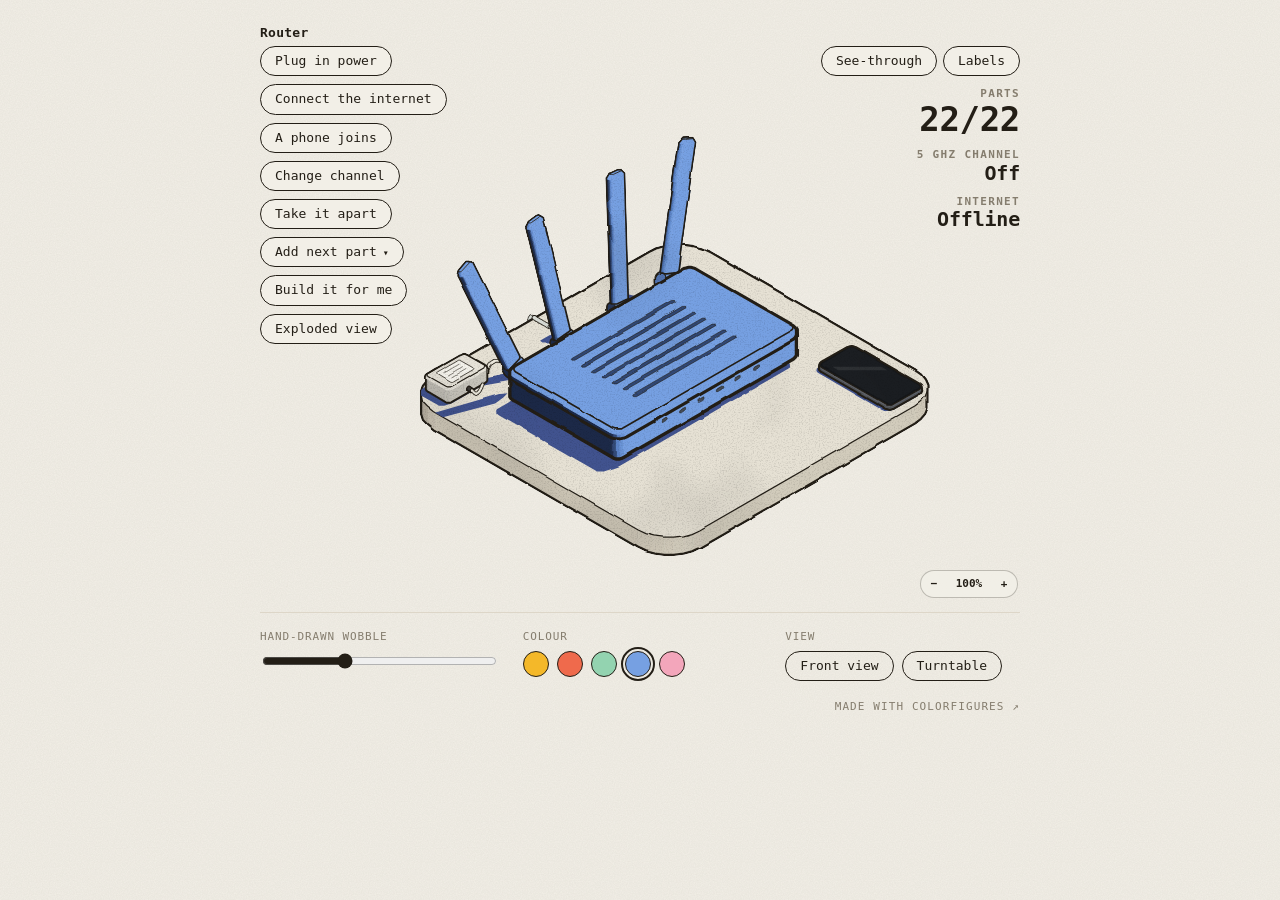
<file: site/rea-home/inside/figures/router.html>
<!doctype html>
<html lang="en"><head><meta charset="utf-8"><meta name="viewport" content="width=device-width,initial-scale=1">
<title>Router</title><style>.mcap{display:none!important}@media (max-width:560px){.stat .v{font-size:20px!important}.stats{align-items:flex-end}}@media (min-width:561px){.vset{top:4px!important}#stats{top:var(--vset-h,44px)!important}}</style><style>@media (max-width:560px){body > header{display:none}}</style><script>window.FIG_A = () => innerWidth <= 560 ? 1.1 : .75;</script><script>window.LBL_U = () => { if (innerWidth > 560) return 0; const s = document.getElementById("fig"); return s && s.clientWidth && s.viewBox.baseVal.width ? s.viewBox.baseVal.width / s.clientWidth : 0; };</script></head><body>
<script>
/* ============================================================
   Colorfigures core: projection, shapes, shading, ink, labels, page shell.
   A figure page includes this file (scripts/build.py inlines it), then calls mountFigure({...}).
   See SKILL.md for the drawing contract and conventions.
   One fixed view (front-left-top) and one fixed light (from above, behind the viewer's right shoulder: the front is lit,
   the left side is in shade, and cast shadows fall toward the lower left of the screen).
   ============================================================ */

/* ---------- palettes ---------- */
const PALS = {
  mustard: { l:'#f4b829', m:'#d49c1f', d:'#4e4a18' },
  tomato:  { l:'#ef6a4c', m:'#cf5038', d:'#4a2219' },
  mint:    { l:'#93d3b0', m:'#71b693', d:'#1f4034' },
  cobalt:  { l:'#76a0e2', m:'#5a82c6', d:'#1c2948' },
  blush:   { l:'#f3a6bb', m:'#d8869c', d:'#4b2430' },
};
const METAL   = { l:'#eef0f0', m:'#c6ccce', d:'#8f989b' };
const CLEAR   = { l:'#e4f2f4', m:'#c4dfe4', d:'#97b9c0' };
const CERAMIC = { l:'#fbfaf3', m:'#e3e0d2', d:'#bdb8a6' };
const DARK    = { l:'#55504a', m:'#3d3935', d:'#272421' };
const INK = '#231e16';
const SHADOW = '#41538f';

/* ---------- projection (x = depth toward viewer-right, y = toward viewer-left, z = up) ---------- */
const C = Math.cos(Math.PI/6), S = Math.sin(Math.PI/6);
let OX = 0, OY = 0;
/* Free orthographic camera (internal names start with CAM_ / cam so they never clash with a figure's own names). YAW turns the viewer around the vertical axis (45° = the classic front-left view),
   PITCH is how far it looks down (35.26° = true isometric). At the defaults P() is exactly the old isometric
   projection, so every figure drawn for it still lines up. Drag the figure to orbit; double-click to reset.
   rotV(n) maps a world direction into the default view's frame, so vis / tone / any "sum of rotV > 0" test keep
   working at every angle: the viewer is always (1,1,1) and the light stays put relative to the viewer. */
let VIEW = 0, RC = [0, 0], RCZ = 0;
const VIEW_NAMES = ['front', 'left side', 'back', 'right side'];
const TURNS = [0, 2];
const YAW0 = 45, PITCH0 = Math.atan(1/Math.SQRT2) * 180/Math.PI, CAM_K = Math.sqrt(1.5);
let YAW = YAW0, PITCH = PITCH0, CAM_R, CAM_U, CAM_V, CAM_D;                       // right, up, toward viewer, screen-down
const camBasis = (yaw, pitch) => { const t = yaw*Math.PI/180, p = pitch*Math.PI/180, ct = Math.cos(t), st = Math.sin(t), cp = Math.cos(p), sp2 = Math.sin(p);
  return { R:[st,-ct,0], U:[-sp2*ct,-sp2*st,cp], V:[cp*ct,cp*st,sp2] }; };
const CAM_B0 = camBasis(YAW0, PITCH0);
// CAM_LIM: how far (deg) the camera may turn either side of the front view; null = all the way round (set per figure)
let CAM_LIM = null;
function setCam(yaw, pitch){ YAW = CAM_LIM == null ? yaw : Math.max(YAW0 - CAM_LIM, Math.min(YAW0 + CAM_LIM, yaw));
  PITCH = CAM_LIM == null ? Math.max(6, Math.min(78, pitch)) : Math.max(15, Math.min(62, pitch)); const b = camBasis(YAW, PITCH); CAM_R = b.R; CAM_U = b.U; CAM_V = b.V; CAM_D = CAM_U.map(v => -v); }
setCam(YAW0, PITCH0);
const camDot = (a,b) => a[0]*b[0]+a[1]*b[1]+a[2]*b[2];
const rotV = n => { const r = camDot(n,CAM_R), u = camDot(n,CAM_U), v = camDot(n,CAM_V); return [0,1,2].map(i => CAM_B0.R[i]*r + CAM_B0.U[i]*u + CAM_B0.V[i]*v); };
// the light's ground direction turns with the viewer's yaw only (shadows always fall toward the lower left of the screen)
const yawTurn = ([x,y]) => { const t = (YAW - YAW0)*Math.PI/180, c = Math.cos(t), s = Math.sin(t); return [x*c - y*s, x*s + y*c]; };
const rotXY = (x,y) => [x, y];                                                // kept for old callers
const P0 = (x,y,z) => [(x-y)*C + OX, (x+y)*S - z + OY];                       // raw iso
const P  = (x,y,z) => { const q = [x-RC[0], y-RC[1], z-RCZ];
  return [CAM_K*camDot(q,CAM_R) + (RC[0]-RC[1])*C + OX, CAM_K*camDot(q,CAM_D) + (RC[0]+RC[1])*S - RCZ + OY]; };
const Dv = (x,y,z) => [CAM_K*camDot([x,y,z],CAM_R), CAM_K*camDot([x,y,z],CAM_D)];
// distance toward the viewer: draw parts with smaller depth first
const depthOf = p => camDot(p, CAM_V);
// sort [{at:[x,y,z], svg}] back-to-front for the current camera. A part may also give box:[[x0,y0,z0],[x1,y1,z1]]:
// when two boxes are separated along x, y or z, the one on the viewer's side goes last (a centre point alone gets long
// or wrapping parts wrong: a pole beside a row of keys, a spout reaching past a cup).
const boxMid = b => [0,1,2].map(k => (b[0][k] + b[1][k]) / 2);
const sepOrder = (p, q) => { if (!p.box || !q.box) return 0;
  for (let k = 0; k < 3; k++){ if (p.box[1][k] <= q.box[0][k] + 1e-6) return CAM_V[k] >= 0 ? -1 : 1; if (q.box[1][k] <= p.box[0][k] + 1e-6) return CAM_V[k] >= 0 ? 1 : -1; }
  return 0; };
const byDepth = parts => parts.filter(Boolean).sort((p,q) => sepOrder(p,q) || (depthOf(p.at || boxMid(p.box)) - depthOf(q.at || boxMid(q.box)))).map(p => p.svg).join('');
// the half of a vertical ring that faces the viewer / is turned away, as [from, to] angles in degrees (0 = +x, 90 = +y)
const nearHalf = () => [YAW - 90, YAW + 90], farHalf = () => [YAW + 90, YAW + 270];
// an open container (cup, bin, cone, drum) between two rings: far inner wall, then its contents, then the near outer wall
const openShell = (A, B, colour, contents = '') => loft(A, B, colour, true) + contents + loft(A, B, colour);
const f  = v => v.toFixed(1);
const pd = (pts, close=true) => 'M' + pts.map(p => { const q = P(p[0],p[1],p[2]); return f(q[0])+' '+f(q[1]); }).join('L') + (close ? 'Z' : '');
const sp = pts => 'M' + pts.map(q => f(q[0])+' '+f(q[1])).join('L') + 'Z';

/* ---------- 2D shapes in a plane's (u,v) coords (v up), mapped to 3D by a plane ---------- */
const arcUV  = (cu,cv,r,a0,a1,n=7) => { const o=[]; for (let i=0;i<=n;i++){ const a=(a0+(a1-a0)*i/n)*Math.PI/180; o.push([cu+r*Math.cos(a), cv+r*Math.sin(a)]); } return o; };
const rrUV   = (u0,v0,u1,v1,r,n=7) => r <= 0 ? rectUV(u0,v0,u1,v1) : [...arcUV(u1-r,v0+r,r,-90,0,n), ...arcUV(u1-r,v1-r,r,0,90,n), ...arcUV(u0+r,v1-r,r,90,180,n), ...arcUV(u0+r,v0+r,r,180,270,n)];
const rectUV = (u0,v0,u1,v1) => [[u0,v0],[u1,v0],[u1,v1],[u0,v1]];
const ellUV  = (cu,cv,ru,rv,n=24) => Array.from({length:n}, (_,i) => { const a=i/n*2*Math.PI; return [cu+ru*Math.cos(a), cv+rv*Math.sin(a)]; });
const PX = x => ([u,v]) => [x,u,v];      // front-facing plane x = const   (u = y, v = z)
const PY = y => ([u,v]) => [u,y,v];      // side plane y = const           (u = x, v = z)
const PZ = z => ([u,v]) => [u,v,z];      // horizontal plane z = const     (u = x, v = y)
const on = (plane, uv) => uv.map(plane);

/* ---------- vectors + shading ---------- */
const sub=(a,b)=>[a[0]-b[0],a[1]-b[1],a[2]-b[2]], dot=(a,b)=>a[0]*b[0]+a[1]*b[1]+a[2]*b[2];
const cross=(a,b)=>[a[1]*b[2]-a[2]*b[1], a[2]*b[0]-a[0]*b[2], a[0]*b[1]-a[1]*b[0]];
const norm=a=>{ const l=Math.hypot(...a)||1; return a.map(v=>v/l); };
const avg=ps=>ps.reduce((s,p)=>[s[0]+p[0]/ps.length,s[1]+p[1]/ps.length,s[2]+p[2]/ps.length],[0,0,0]);
const vis = n => { const r = rotV(n); return r[0]+r[1]+r[2] > 1e-6; };   // viewer looks from (+1,+1,+1) after the turn
const facing = vis;                                                       // readable alias: is this face toward the viewer?
const SHADOW_K = 0.85, AZ_MIN = 20, AZ_MAX = 160;
// cast shadows are drawn shorter than the shading light implies (0.45 × height instead of 0.85 ×): long shadows of tall
// parts on thin supports (a lamp shade, a fan head) land far from the object and read as separate blobs
const SHADOW_LEN = 0.45;
let L = [0,0,1], SH = [0,0];
function setLight(deg){ const a=deg*Math.PI/180; SH=[SHADOW_K*Math.cos(a), SHADOW_K*Math.sin(a)]; L=norm([-SH[0],-SH[1],1]); }
const LIN = norm([.6,.2,1]);                       // fixed light for interiors / small props
// Three flat tones, but blended across a narrow band at each step, so a face that turns past a threshold while the
// figure rotates fades between tones instead of snapping (at rest almost every face still sits on a pure tone).
const SOFT = .18;
const step3 = (d, hi, lo, m) => { const ss = (a, b, x) => { const k = Math.min(1, Math.max(0, (x - a)/(b - a))); return k*k*(3 - 2*k); };
  const a = ss(hi - SOFT, hi + SOFT, d), b = ss(lo - SOFT, lo + SOFT, d);
  return a >= 1 ? m.l : b <= 0 ? m.d : a > 0 ? mix(m.m, m.l, a) : b < 1 ? mix(m.d, m.m, b) : m.m; };
const tone  = (n,m) => step3(dot(rotV(n),L),   -.15, -.45, m);   // exterior, follows the sun
const toneI = (n,m) => step3(dot(rotV(n),LIN),  .6,   .05, m);   // interior / props
const mix = (a,b,t) => '#' + [1,3,5].map(i => Math.round(parseInt(a.substr(i,2),16)*(1-t) + parseInt(b.substr(i,2),16)*t).toString(16).padStart(2,'0')).join('');
const matOf = hex => ({ l:hex, m:mix(hex,'#000000',.16), d:mix(hex,'#000000',.42) });
const ease = t => t<.5 ? 2*t*t : 1-Math.pow(-2*t+2,2)/2;

/* ---------- drawing primitives (all return SVG strings) ---------- */
const ink   = (d,w=1.0) => `<path d="${d}" fill="none" stroke="${INK}" stroke-width="${w}" stroke-linejoin="round" stroke-linecap="round"/>`;
const fill  = (d,c,extra='') => `<path d="${d}" fill="${c}" ${extra}/>`;
const face  = (d,c) => `<path d="${d}" fill="${c}" stroke="${c}" stroke-width=".7" stroke-linejoin="round"/>`;
const shape = (pts,c,w=.9) => fill(pd(pts),c) + (w ? ink(pd(pts),w) : '');
const line  = (pts,w=.9) => ink(pd(pts,false),w);
// Loft between two rings of equal length (closed). colour(n) picks each strip's fill; flip = seen from inside.
function loft(A, B, colour, flip=false){
  const n=A.length, cen=avg(A.concat(B)); let s='';
  for (let i=0;i<n;i++){
    const a0=A[i], a1=A[(i+1)%n], b1=B[(i+1)%n], b0=B[i];
    let nr = norm(cross(sub(a1,a0), sub(b0,a0)));
    if (!isFinite(nr[0])) continue;
    if (dot(nr, sub(avg([a0,a1,b1,b0]), cen)) < 0) nr = nr.map(v=>-v);
    if (flip) nr = nr.map(v=>-v);
    if (vis(nr)) s += face(pd([a0,a1,b1,b0]), colour(nr));
  }
  return s;
}
function hull(pts){
  pts = pts.slice().sort((a,b)=>a[0]-b[0]||a[1]-b[1]);
  const cr=(o,a,b)=>(a[0]-o[0])*(b[1]-o[1])-(a[1]-o[1])*(b[0]-o[0]); const lo=[], up=[];
  for (const p of pts){ while(lo.length>=2 && cr(lo[lo.length-2],lo[lo.length-1],p)<=0) lo.pop(); lo.push(p); }
  for (const p of pts.reverse()){ while(up.length>=2 && cr(up[up.length-2],up[up.length-1],p)<=0) up.pop(); up.push(p); }
  lo.pop(); up.pop(); return lo.concat(up);
}
// Silhouette ink, weighted by how thick the part is on screen (like a hand inker): the w you pass is the most it gets.
// Thickness = 2 × area / perimeter of the outline (a rod's diameter, about half a box's width), as a share of the
// frame width. A long thin rod, a handle or a knob stays light (~1–1.5); a grinder, kettle or machine body gets the
// heavy ~2.4–2.8. Thin parts stay thin and parts keep air between them.
const hullInk = (pts3, w=1.4) => { const h = hull(pts3.map(p=>P(...p))); let a = 0, per = 0;
  for (let i = 0; i < h.length; i++){ const p = h[i], q = h[(i+1) % h.length]; a += p[0]*q[1] - q[0]*p[1]; per += Math.hypot(q[0]-p[0], q[1]-p[1]); }
  const thick = per ? Math.abs(a) / per / (INK_K * INK_REF_VB) : 0;
  return ink(sp(h), Math.min(w, .9 + 20*thick)); };
// Axis-aligned box: three visible faces, shaded, each outlined. shade = tone (sunlit) or toneI (interior).
function box(x0,y0,z0,x1,y1,z1,m,shade=toneI,w=.9){
  // all six faces, drawn only when they face the viewer (sides first, then top) — correct in every VIEW
  const F = [
    [[0,1,0],  [[x0,y1,z0],[x1,y1,z0],[x1,y1,z1],[x0,y1,z1]]],
    [[1,0,0],  [[x1,y0,z0],[x1,y1,z0],[x1,y1,z1],[x1,y0,z1]]],
    [[0,-1,0], [[x0,y0,z0],[x1,y0,z0],[x1,y0,z1],[x0,y0,z1]]],
    [[-1,0,0], [[x0,y0,z0],[x0,y1,z0],[x0,y1,z1],[x0,y0,z1]]],
    [[0,0,1],  [[x0,y0,z1],[x1,y0,z1],[x1,y1,z1],[x0,y1,z1]]] ];
  return F.filter(([n]) => vis(n)).map(([n,q]) => shape(q, shade(n,m), w)).join('');
}
// Rounded-profile extrusion: profile (u=y, v=z) swept along x from x0 to x1. Body of most machines.
function extrude(profileUV, x0, x1, m, shade=tone){ return loft(on(PX(x0),profileUV), on(PX(x1),profileUV), n=>shade(n,m)); }
// Vertical cylinder (axis z) centred (x,y), radius r from z0 to z1, with top cap.
function cyl(x,y,z0,z1,r,m,shade=toneI,w=1.2,n=24){
  const A=on(PZ(z0),ellUV(x,y,r,r,n)), B=on(PZ(z1),ellUV(x,y,r,r,n));
  return loft(A,B,nr=>shade(nr,m)) + fill(pd(B),shade([0,0,1],m)) + hullInk([...A,...B],w) + ink(pd(B),w*.8);
}
// Cylinder lying along x (e.g. a knob or dial sticking out of a front face): centred (y,z), from x0 to x1.
function cylX(x0,x1,y,z,r,m,shade=toneI,w=1.1,n=20){
  const A=on(PX(x0),ellUV(y,z,r,r,n)), B=on(PX(x1),ellUV(y,z,r,r,n));
  // cap on whichever end faces the viewer (the +x end in VIEW 0)
  const capB = vis([1,0,0]), cap = capB ? B : A, cn = capB ? [1,0,0] : [-1,0,0];
  return loft(A,B,nr=>shade(nr,m)) + (vis(cn) ? fill(pd(cap),shade(cn,m)) : '') + hullInk([...A,...B],w) + (vis(cn) ? ink(pd(cap),w*.8) : '');
}
// Cylinder between any two 3D points a and b (a lamp arm, a rod, a pipe at an angle, a handle bar), radius r.
// The end facing the viewer gets a cap. For a tapered part (a cone, a lamp shade) pass r1 for the radius at b.
function rod(a, b, r, m, shade=toneI, w=1, r1=r, n=16){
  const d = norm(sub(b, a)), u = norm(cross(d, Math.abs(d[2]) < .9 ? [0,0,1] : [1,0,0])), v = cross(d, u);
  const ring = (p, rr) => Array.from({length:n}, (_,i) => { const t = i/n*2*Math.PI, c = Math.cos(t)*rr, s2 = Math.sin(t)*rr;
    return [p[0] + u[0]*c + v[0]*s2, p[1] + u[1]*c + v[1]*s2, p[2] + u[2]*c + v[2]*s2]; });
  const A = ring(a, r), B = ring(b, r1), capB = vis(d), cap = capB ? B : A, cn = capB ? d : d.map(x => -x);
  return loft(A, B, nr => shade(nr, m)) + (Math.max(r, r1) > 0 ? fill(pd(cap), shade(cn, m)) + ink(pd(cap), w*.8) : '') + hullInk([...A, ...B], w);
}
// Text lying flat on a front plane x = const, centred at (y,z) baseline; reads left-to-right on screen.
// text sits on a face: if its reading direction comes out mirrored (or edge-on), that face is turned away, so the text is hidden
const txM = (o, U, V) => (U[0]*V[1] - U[1]*V[0]) <= .02 * Math.hypot(...U) * Math.hypot(...V) ? `matrix(0 0 0 0 ${f(o[0])} ${f(o[1])})` : `matrix(${U[0].toFixed(4)} ${U[1].toFixed(4)} ${V[0].toFixed(4)} ${V[1].toFixed(4)} ${f(o[0])} ${f(o[1])})`;
const tx = (x,y,z,str,size,col=INK,weight=700) => { const o=P(x,y,z);
  return `<text transform="${txM(o, Dv(0,-1,0), Dv(0,0,-1))}" font-size="${size}" fill="${col}" text-anchor="middle" font-family="ui-monospace,Menlo,monospace" font-weight="${weight}" letter-spacing=".04em">${str}</text>`; };
// Text on a side plane y = const, centred at (x,z).
const txY = (x,y,z,str,size,col=INK,weight=700) => { const o=P(x,y,z);
  return `<text transform="${txM(o, Dv(1,0,0), Dv(0,0,-1))}" font-size="${size}" fill="${col}" text-anchor="middle" font-family="ui-monospace,Menlo,monospace" font-weight="${weight}" letter-spacing=".04em">${str}</text>`; };
// Cast shadow of a set of 3D points (any outline of the object), pushed along the light onto z = 0.
// the light stays put relative to the viewer, so the shadow is cast in turned coordinates
// z0: the surface it falls on (a board, a counter); clip it to that surface with clipTo(...) if it could spill off.
// clip: the 3D outline of the surface it falls on (e.g. boardTop(...)), so it can't spill over the edge.
const castShadow = (pts3, z0=0, clip=null) => { const k = SHADOW_LEN / SHADOW_K, [sx, sy] = yawTurn(SH);
  const s = fill(sp(hull(pts3.map(([x,y,z]) => P(x+(z-z0)*sx*k, y+(z-z0)*sy*k, z0)))), SHADOW);
  return clip ? clipTo(clip, s) : s; };
// A board for the object to stand on (a tray, a desk top, a counter): a rounded slab from (x0,y0) to (x1,y1), h thick.
// Draw it first; then castShadow(points, h, boardTop(x0,y0,x1,y1,h,r)) so shadows lie on it and stop at its edge.
const BOARD = { l:'#e6e1d4', m:'#cfc8b8', d:'#aaa293' }, WOOD = { l:'#d9a86c', m:'#bf8a4f', d:'#8e6236' };
const boardTop = (x0,y0,x1,y1,h=3,r=5) => on(PZ(h), rrUV(x0,y0,x1,y1,r));
function board(x0,y0,x1,y1,h=3,r=5,m=BOARD){
  const A = on(PZ(0), rrUV(x0,y0,x1,y1,r)), B = boardTop(x0,y0,x1,y1,h,r);
  return loft(A, B, n => toneI(n, m)) + fill(pd(B), m.l) + ink(pd(B), 1) + hullInk([...A, ...B], 1.8);
}
// Group helpers: clickable target, clip to an opening.
const act  = (name, inner, data='') => `<g data-act="${name}" ${data}>${inner}</g>`;
let _clipN = 0;
// Part label (for "how does it work" figures): a cream pill with a leader line to a 3D point on the part.
// dx, dy = where the pill sits, in screen units at the reference zoom (they scale with the figure like stroke widths).
// on = that part is working right now (the pill turns the accent colour). Labels can be hidden with the Labels switch.
function tag(p3, dx, dy, text, on=false){
  // on a phone (LBL_U = drawing units per screen px) the pill is a numbered badge and the names go in a legend under the figure
  const u = window.LBL_U ? LBL_U() : 0, n = ((window.__ln || (window.__ln = {}))[text] || (__ln[text] = Object.keys(__ln).length + 1));
  const k = INK_K, [X,Y] = P(...p3), fs = u ? 10*u : 8.6*k, h = u ? 17*u : fs*1.8, w = u ? h*(n > 9 ? 1.3 : 1) : text.length*fs*.62 + fs*1.5, cx = X + dx*k, cy = Y + dy*k;
  return `<g class="tag${on ? ' on' : ''}" data-n="${n}" data-t="${text}"><path d="M${f(X)} ${f(Y)}L${f(cx)} ${f(cy)}" fill="none" stroke="${INK}" stroke-width="1"/>`
    + `<circle cx="${f(X)}" cy="${f(Y)}" r="${f(1.3*k)}" fill="${INK}"/>`
    + `<rect x="${f(cx-w/2)}" y="${f(cy-h/2)}" width="${f(w)}" height="${f(h)}" rx="${f(h/2)}" fill="${on ? 'var(--accent,#f4b829)' : '#fff4d6'}" stroke="${INK}" stroke-width="1.2"/>`
    + `<text x="${f(cx)}" y="${f(cy+fs*.36)}" font-size="${f(fs)}" text-anchor="middle" font-family="ui-monospace,Menlo,monospace" font-weight="800" letter-spacing=".04em" fill="${INK}">${u ? n : text}</text></g>`;
}
const clipTo = (pts3, inner) => { const id = 'k' + (++_clipN); return `<clipPath id="${id}"><path d="${pd(pts3)}"/></clipPath><g clip-path="url(#${id})">${inner}</g>`; };

/* ---------- constant on-screen line weight ----------
   Stroke widths are written in model units, and each figure is zoomed to fill the frame, so a small
   object would get fat lines. INK_K rescales every stroke-width (and the wobble/grain filter) so all
   figures match the reference zoom of the booth / vending machine (viewBox ≈ 585 units wide). */
const INK_REF_VB = 585;
let INK_K = 1;
const inkScale = svg => INK_K === 1 ? svg : svg.replace(/stroke-width="([\d.]+)"/g, (_, w) => `stroke-width="${(+w * INK_K).toFixed(2)}"`);

/* ---------- page shell ---------- */
const CORE_CSS = `
  :root{--paper:#f2efe7;--ink:#231e16;--muted:#857d6e;--rule:#ddd6c8}
  *{box-sizing:border-box} html,body{margin:0;height:100%}
  body{background-color:var(--paper);
    background-image:url("data:image/svg+xml;utf8,<svg xmlns='http://www.w3.org/2000/svg' width='320' height='320'><filter id='p'><feTurbulence type='fractalNoise' baseFrequency='.85' numOctaves='3' stitchTiles='stitch'/><feColorMatrix values='0 0 0 0 .42  0 0 0 0 .39  0 0 0 0 .33  .16 0 0 0 0'/></filter><rect width='100%' height='100%' filter='url(%23p)'/></svg>");
    overflow-x:hidden;color:var(--ink);font:13px/1.4 ui-monospace,SFMono-Regular,Menlo,monospace;display:flex;flex-direction:column;align-items:center;padding:24px 16px 32px}
  header{width:100%;max-width:760px;display:flex;justify-content:space-between;align-items:baseline;gap:12px;flex-wrap:wrap}
  header h1{font-size:13px;font-weight:600;margin:0;letter-spacing:.02em} header span{color:var(--muted)}
  #fig{width:100%;max-width:760px;height:auto;display:block;margin:4px 0 8px;user-select:none;overflow:visible}
  #fig{cursor:grab;touch-action:pan-y} #fig.drag{cursor:grabbing} #fig [data-act]{cursor:pointer}
  #readout, .idea{display:none}   /* status line + big idea are off: the buttons and motion tell the story */
  .idea{width:100%;max-width:760px;margin:-6px 0 16px;font-size:12.5px;line-height:1.5;text-align:center;color:var(--ink)}
  .idea strong{letter-spacing:.12em;text-transform:uppercase;font-size:11px;margin-right:8px}
  #readout{position:relative;min-height:1.4em;letter-spacing:.08em;text-transform:uppercase;margin-bottom:14px;text-align:center;text-shadow:0 0 3px var(--paper),0 0 6px var(--paper),0 0 10px var(--paper)}
  .stage{position:relative;width:100%;max-width:760px}
  .actions{position:absolute;top:4px;left:0;display:flex;flex-direction:column;align-items:flex-start;gap:8px;z-index:2;max-width:220px}
  .actions .cap{color:var(--muted);font-size:11px;letter-spacing:.08em;text-transform:uppercase;margin:0 0 2px}
  html.nolabels #fig .tag{display:none}
  .ctl[hidden]{display:none}
  /* ui.flash(text): a short note under the buttons ("the can is empty — refill it"); the status line itself stays hidden */
  .toast{position:absolute;left:0;z-index:3;font-size:11.5px;letter-spacing:.06em;text-transform:uppercase;background:var(--paper);
    border:1.5px solid var(--ink);border-radius:8px;padding:4px 9px;box-shadow:2px 2px 0 var(--ink);opacity:0;transition:opacity .2s;pointer-events:none;max-width:240px}
  .toast.show{opacity:1}
  .made-with{width:100%;max-width:760px;margin-top:18px;text-align:right;font-size:11px;letter-spacing:.1em;text-transform:uppercase}
  .made-with a{color:var(--muted);text-decoration:none} .made-with a:hover{color:var(--ink)}
  .stats{position:absolute;top:4px;right:0;display:flex;flex-direction:column;align-items:flex-end;gap:10px;z-index:2;text-align:right}
  .stat .k{font-size:11px;font-weight:700;letter-spacing:.12em;text-transform:uppercase;color:var(--muted)}
  .stat .v{font-size:34px;font-weight:800;line-height:1.05;letter-spacing:-.01em;font-variant-numeric:tabular-nums;color:var(--ink)}
  .stat.small .v{font-size:20px}
  .stat .v.bump{animation:bump .35s ease-out}
  @keyframes bump{0%{transform:scale(1.18)}100%{transform:none}}
  .stepwrap{position:relative;display:flex;align-items:center;gap:8px}
  .act{font:inherit;color:var(--ink);background:var(--paper);border:1.5px solid var(--ink);border-radius:999px;padding:5px 14px;cursor:pointer;white-space:nowrap}
  .act:hover{background:color-mix(in srgb,var(--paper) 92%,var(--ink))}
  .act .car{margin-left:6px;font-size:10px}
  .act:focus-visible{outline:2px solid var(--ink);outline-offset:3px}
  .chips{display:none;flex-wrap:wrap;gap:6px;background:var(--paper);border:2px solid var(--ink);border-radius:12px;box-shadow:3px 3px 0 var(--ink);
    padding:8px;width:max-content;max-width:min(300px,62vw);position:absolute;left:calc(100% + 10px);top:-4px;z-index:3}
  .stepwrap.open .chips{display:flex}
  .chip{white-space:nowrap;font:inherit;font-size:11.5px;font-weight:700;color:var(--ink);background:var(--paper);border:1.5px solid var(--ink);border-radius:8px;padding:4px 8px;cursor:pointer;box-shadow:2px 2px 0 var(--ink)}
  .chip:hover{background:var(--accent,#f4b829);transform:translate(-1px,-1px)}
  .chip.current{background:var(--ink);color:var(--paper)} .chip.current:hover{background:var(--ink);transform:none}
  .chip.off{opacity:.45} .chip.off:hover{transform:none;background:var(--paper)}
  
  @media (max-width:560px){body{padding:14px 12px 24px}header span,.actions .cap{display:none}.actions{flex-direction:row;flex-wrap:wrap;gap:6px}.act{font-size:12px;padding:4px 11px}.stats{position:static;flex-direction:row;justify-content:flex-end;gap:18px;margin-bottom:4px}.actions{position:static;max-width:none;margin:6px 0 4px}.chips{left:0;top:calc(100% + 8px)}}
  .controls{width:100%;max-width:760px;display:grid;grid-template-columns:repeat(auto-fit,minmax(200px,1fr));gap:14px 28px;border-top:1px solid var(--rule);padding-top:16px}
  .ctl{display:flex;flex-direction:column;gap:6px}
  .ctl label{color:var(--muted);font-size:11px;letter-spacing:.08em;text-transform:uppercase}
  input[type=range]{width:100%;accent-color:var(--ink)}
  .row{display:flex;gap:8px;flex-wrap:wrap}
  button{font:inherit;color:var(--ink);background:transparent;border:1.5px solid var(--ink);border-radius:999px;padding:5px 14px;cursor:pointer}
  button:hover{background:#0000000d}
  button[aria-pressed=true]:not(.sw){background:var(--ink);color:var(--paper)}
  .sw{width:26px;height:26px;padding:0;border-radius:50%} .sw[aria-pressed=true]{outline:2px solid var(--ink);outline-offset:2px}`;

const filterFor = k => `<filter id="hand" x="-3%" y="-3%" width="106%" height="106%" color-interpolation-filters="sRGB">
  <feTurbulence type="fractalNoise" baseFrequency="${(0.045/k).toFixed(4)}" numOctaves="2" seed="4" result="warp"/>
  <feDisplacementMap id="wob" in="SourceGraphic" in2="warp" scale="${(2.4*k).toFixed(2)}" xChannelSelector="R" yChannelSelector="G" result="wob"/>
  <feTurbulence type="fractalNoise" baseFrequency="${(0.9/k).toFixed(4)}" numOctaves="3" seed="11" result="n1"/>
  <feColorMatrix in="n1" type="matrix" values=".3 0 0 0 .84  .3 0 0 0 .84  .3 0 0 0 .84  0 0 0 0 1" result="grain"/>
  <feTurbulence type="fractalNoise" baseFrequency="${(0.012/k).toFixed(4)}" numOctaves="2" seed="7" result="n2"/>
  <feColorMatrix in="n2" type="matrix" values=".3 0 0 0 .85  .3 0 0 0 .85  .3 0 0 0 .85  0 0 0 0 1" result="blot"/>
  <feBlend in="wob" in2="grain" mode="multiply" result="g1"/><feBlend in="g1" in2="blot" mode="multiply" result="g2"/>
  <feComposite in="g2" in2="wob" operator="in"/></filter>`;

/* mountFigure({
     fig:'03', title:'Photo booth', hint:'click the curtain…',
     size:[W,D,H],                 // bounding box, used to frame the view (shadow range included)
     palette:'mustard',            // default PALS key
     state:{...},                  // figure state (st.pal is built in)
     scene: (st, m) => svgString,  // m = current palette {l,m,d}
     readout: st => 'text',        // status line under the figure
     buttons: [{label, onClick(st, ui)}      // listed in the order the user should do them
               | {label, choices: st => [{label, onClick(st,ui), current?, disabled?, why?}]}],   // opens a picker
     stats: st => [{label, value, small?}],   // optional: big numbers top-right (credit, change, score)
     credit: false,                // optional: hide the small "Made with Colorfigures" link
     acts: { name(st, el, ui){} },  // clicks on act(name, …) groups; el has dataset
     params(st, q){}               // optional: read URLSearchParams for screenshot states
   })  -> ui = { st, render, animate(stepFn), flash(text,ms) }
   animate(step): calls step(dt seconds) every frame and re-renders until step returns false. */
addEventListener('error', e => { document.documentElement.dataset.errors = (document.documentElement.dataset.errors || '') + ' ' + e.message + ';'; });
/* The hand-drawn filter's noise never changes, but browsers recompute every feTurbulence each time the drawing changes
   (on phones SVG filters run on the CPU, so this is most of the cost of a frame). bakeNoise renders each noise layer once
   into an image and swaps it in: coarse layers as one small image over the whole view (they are smooth, so scaling up
   is invisible), fine grain as a seamless tile. If anything fails (an old browser), the live filter simply stays. */
function bakeNoise(svg){
  const fl = document.getElementById('hand'); if (!fl || typeof Image === 'undefined') return;
  const NS = 'http://www.w3.org/2000/svg', vb = svg.viewBox.baseVal;
  const x0 = vb.x - vb.width*.35, y0 = vb.y - vb.height*.35, w0 = vb.width*1.7, h0 = vb.height*1.7;
  for (const t of [...fl.querySelectorAll('feTurbulence')]){
    const fq = parseFloat(t.getAttribute('baseFrequency')), oct = +(t.getAttribute('numOctaves') || 1);
    if (!(fq > 0)) continue;
    const fine = fq * Math.max(w0, h0) > 80;
    if (fine) continue;   // fine grain stays live: a repeated tile leaves faint seams on some GPUs
    const rx = fine ? 0 : x0, ry = fine ? 0 : y0, rw = fine ? 48 / fq : w0, rh = fine ? 48 / fq : h0;
    const ppu = fq * (fine ? 7 : 5) * Math.pow(2, Math.max(0, oct - 1) * .5), PW = Math.ceil(rw * ppu), PH = Math.ceil(rh * ppu);
    if (PW * PH > 1200 * 1200) continue;
    const tb = t.cloneNode(); tb.removeAttribute('result'); if (fine) tb.setAttribute('stitchTiles', 'stitch');
    const src = `<svg xmlns="${NS}" width="${PW}" height="${PH}" viewBox="${rx} ${ry} ${rw} ${rh}"><filter id="n" filterUnits="userSpaceOnUse" x="${rx}" y="${ry}" width="${rw}" height="${rh}" color-interpolation-filters="sRGB">${tb.outerHTML}</filter><rect x="${rx}" y="${ry}" width="${rw}" height="${rh}" filter="url(#n)"/></svg>`;
    const img = new Image();
    img.onload = () => { try {
      const c = document.createElement('canvas'); c.width = PW; c.height = PH; const g = c.getContext('2d'); g.drawImage(img, 0, 0);
      // store the noise's colour values fully opaque: the filter reads its colour channels, and an image with
      // see-through pixels would be read premultiplied (darker) by some browsers
      const px = g.getImageData(0, 0, PW, PH); for (let i = 3; i < px.data.length; i += 4) px.data[i] = 255; g.putImageData(px, 0, 0);
      const url = c.toDataURL('image/png'), res = t.getAttribute('result');
      const im = document.createElementNS(NS, 'feImage');
      // a tile must sit inside the filter's region (the drawing's box) or it gets clipped: anchor it at the drawing's
      // centre, snapped to whole tiles so the grain keeps the same phase as the live noise would
      let ox = rx, oy = ry;
      if (fine){ const bb = svg.getElementById ? document.getElementById('art').getBBox() : { x: 0, y: 0, width: 0, height: 0 };
        ox = Math.floor((bb.x + bb.width/2) / rw) * rw; oy = Math.floor((bb.y + bb.height/2) / rh) * rh; }
      for (const [k, v] of [['x', ox], ['y', oy], ['width', rw], ['height', rh], ['preserveAspectRatio', 'none']]) im.setAttribute(k, v);
      im.setAttribute('href', url); im.setAttributeNS('http://www.w3.org/1999/xlink', 'xlink:href', url);
      if (!t.isConnected) return;
      if (fine){ im.setAttribute('result', res + '_tile'); const tl = document.createElementNS(NS, 'feTile'); tl.setAttribute('in', res + '_tile'); tl.setAttribute('result', res); t.replaceWith(im, tl); }
      else { im.setAttribute('result', res); t.replaceWith(im); }
    } catch (e) {} };
    img.src = 'data:image/svg+xml;charset=utf-8,' + encodeURIComponent(src);
  }
}
function mountFigure(cfg){
  document.title = cfg.title;
  const style = document.createElement('style'); style.textContent = CORE_CSS; document.head.appendChild(style);
  document.body.innerHTML = `
    <header><h1>${cfg.title}</h1></header><!-- REA Home: the device name only, no figure number -->
    <div class="stage">
      ${cfg.buttons && cfg.buttons.length ? `<div class="actions" id="btns"></div>` : ''}
      ${cfg.stats ? '<div class="stats" id="stats"></div>' : ''}
      <div class="toast" id="toast" role="status"></div>
      <svg id="fig" role="img" aria-label="${cfg.title}"><defs id="fdefs"></defs><g id="art" filter="url(#hand)"></g></svg>
    </div>
    <div id="readout"></div>
    ${cfg.idea ? `<p class="idea"><strong>The big idea</strong>${cfg.idea}</p>` : ''}
    <div class="controls">
      <div class="ctl"><label for="wb">Hand-drawn wobble</label><input id="wb" type="range" min="0" max="7" step="0.1" value="2.4"></div>
      <div class="ctl"><label>Colour</label><div class="row" id="pals"></div></div>
      <div class="ctl"><label>View</label><div class="row"><button id="vreset">Front view</button><button id="vspin" aria-pressed="false">Turntable</button></div></div>
      <div class="ctl" id="lblctl" hidden><label>Labels</label><div class="row"><button id="lbl" aria-pressed="true">On</button></div></div>
    </div>
    ${cfg.credit === false ? '' : '<footer class="made-with"><a href="https://april-zhu.com/colorfigures" target="_blank" rel="noopener">Made with Colorfigures ↗</a></footer>'}`;
  const st = cfg.state || {};            // kept as the same object, so a figure may hold on to it
  if (!st.pal) st.pal = cfg.palette || 'mustard';
  if (st.az == null) st.az = 105;
  const q = new URLSearchParams(location.search);
  // a figure turns all the way round only once it has been checked from every side (turn:'full'); otherwise it turns
  // +-60 deg around the front, where it was drawn. ?free=1 unlocks it for testing.
  CAM_LIM = cfg.turn === 'full' || q.get('free') === '1' ? null : 60;
  if (PALS[q.get('pal')]) st.pal = q.get('pal');
  if (cfg.params) cfg.params(st, q);

  // frame on the object itself: centred, filling ~60% of the width / ~78% of the height of a 4:3 view.
  // The cast shadow is allowed to spill outside the frame (svg overflow is visible).
  const [W,D,H] = cfg.size, pts = [];
  OX = OY = 0; RC = cfg.center || [W/2, D/2]; RCZ = H/2;
  VIEW = 0; setCam(YAW0, PITCH0);
  for (const x of [0,W]) for (const y of [0,D]) for (const z of [0,H]) pts.push(P(x,y,z));
  const xs=pts.map(p=>p[0]), ys=pts.map(p=>p[1]);
  const bw = Math.max(...xs)-Math.min(...xs), bh = Math.max(...ys)-Math.min(...ys);
  // the object fills ~74% of the width / ~88% of the height, nudged right of centre so the buttons (top left) stay clear
  // on a phone (FIG_A, from the gallery) the frame grows taller than 4:3, as far as the object needs, so tall machines fill it;
  // the spare height goes mostly below; the object stays centred (its shadow may run off the edge, by the owner's call)
  const PA = window.FIG_A ? FIG_A() : .75, A = PA === .75 ? .75 : Math.min(PA, Math.max(.75, bh/.88/(bw/.74)*1.08)), vbW = Math.max(bw/.74, bh/.88/A), vbH = vbW*A;
  OX = (vbW-bw)/2 + (PA === .75 ? vbW*.06 : 0) - Math.min(...xs); OY = (PA === .75 ? vbH*.04 : (vbH - bh)*.3) - Math.min(...ys);   // sit a little high: shadows fall downward
  const svg = document.getElementById('fig');
  svg.setAttribute('viewBox', `0 0 ${f(vbW)} ${f(vbH)}`);
  INK_K = vbW / INK_REF_VB;
  document.getElementById('fdefs').innerHTML = filterFor(INK_K);
  bakeNoise(svg);

  const art = document.getElementById('art'), readout = document.getElementById('readout');
  const ui = { st };
  ui.render = () => { _clipN = 0; document.documentElement.style.setProperty('--accent', PALS[st.pal].l); art.innerHTML = inkScale(cfg.scene(st, PALS[st.pal])); if (!ui._flash) readout.textContent = cfg.readout ? cfg.readout(st) : ''; if (ui.drawStats) ui.drawStats(); };
  // big numbers in the top-right corner (credit, change, score…); a value that changes gets a little bump
  const statsEl = document.getElementById('stats'), prevStats = {};
  ui.drawStats = () => { if (!statsEl) return;
    const list = cfg.stats(st).filter(Boolean), html = list.map(x => `<div class="stat${x.small ? ' small' : ''}"><div class="k">${x.label}</div><div class="v" data-k="${x.label}">${x.value}</div></div>`).join('');
    if (statsEl._html !== html){ statsEl._html = html; statsEl.innerHTML = html;
      statsEl.querySelectorAll('.v').forEach(v => { if (prevStats[v.dataset.k] != null && prevStats[v.dataset.k] !== v.textContent) v.classList.add('bump'); prevStats[v.dataset.k] = v.textContent; }); } };
  let flashT = 0;
  const toast = document.getElementById('toast');
  ui.flash = (text, ms=1600) => { ui._flash = true; readout.textContent = text; toast.textContent = text;
    toast.style.top = ((document.getElementById('btns') ? document.getElementById('btns').offsetTop + document.getElementById('btns').offsetHeight : 0) + 8) + 'px'; toast.classList.add('show');
    clearTimeout(flashT); flashT = setTimeout(() => { ui._flash = false; toast.classList.remove('show'); ui.render(); }, ms); };
  // One frame driver for every running animation: each frame runs all the steps, then draws once (two animations at
  // the same time no longer draw twice). It follows the screen's frames, with a timer fallback for when frames don't
  // come (headless shots, a hidden tab). ui.invalidate() asks for one redraw on the next frame (used while dragging).
  const steps = new Set(); let driving = false, lastT = 0, fbT = 0;
  const frame = () => { if (!driving) return; driving = false; clearTimeout(fbT);
    const now = performance.now(), dt = Math.max(0, Math.min(.05, (now - lastT) / 1000)); lastT = now;
    for (const s of [...steps]) if (s(dt) === false) steps.delete(s);
    ui.render(); if (steps.size) drive(); };
  const drive = () => { if (driving) return; driving = true; requestAnimationFrame(frame); fbT = setTimeout(frame, 60); };
  ui.animate = step => { if (!steps.size && !driving) lastT = performance.now(); steps.add(step); drive(); };
  ui.invalidate = () => drive();

  // clickable parts react on press, not on click: while something animates, the scene is redrawn every frame, so the
  // element under the pointer is replaced between press and release and a 'click' would never fire
  svg.addEventListener('pointerdown', e => { if (e.button) return; const a = e.target.closest('[data-act]'); if (!a || !cfg.acts || !cfg.acts[a.dataset.act]) return;
    e.preventDefault(); cfg.acts[a.dataset.act](st, a, ui); ui.render(); });
  // orbit: drag anywhere that is not a clickable part (the machine turns the way the finger moves); arrow keys nudge; double-click eases back to the front view
  let drag = null, spin = false, camAnim = 0;
  const camTo = (y, p, ms=700) => { const y0 = YAW, p0 = PITCH, dy = ((y - y0 + 540) % 360) - 180, id = ++camAnim; let t = 0;
    ui.animate(dt => { if (id !== camAnim) return false; t += dt*1000; const k = Math.min(1, t / ms), e = ease(k); setCam(y0 + dy*e, p0 + (p - p0)*e); return k < 1; }); };
  ui.camTo = camTo;
  svg.addEventListener('pointerdown', e => { if (e.button || e.target.closest('[data-act]')) return;
    camAnim++; drag = { x:e.clientX, y:e.clientY, yaw:YAW, pitch:PITCH }; svg.classList.add("drag"); try { svg.setPointerCapture(e.pointerId); } catch {} });
  svg.addEventListener('pointermove', e => { if (!drag) return; const k = 300 / svg.getBoundingClientRect().width;
    setCam(drag.yaw + (e.clientX - drag.x)*.55*k, drag.pitch + (e.clientY - drag.y)*.35*k); ui.invalidate(); });
  const endDrag = () => { drag = null; svg.classList.remove('drag'); };
  svg.addEventListener('pointerup', endDrag); svg.addEventListener('pointercancel', endDrag);
  svg.addEventListener('dblclick', e => { if (!e.target.closest('[data-act]')) camTo(YAW0, PITCH0); });
  addEventListener('keydown', e => { const k = { ArrowLeft:[-15,0], ArrowRight:[15,0], ArrowUp:[0,8], ArrowDown:[0,-8] }[e.key];
    if (!k || window.GAME_KEYS || /input|textarea/i.test(e.target.tagName)) return; e.preventDefault(); camTo(YAW + k[0], PITCH + k[1], 260); });   // a game figure keeps the arrows for play
  document.getElementById('vreset').onclick = () => { spin = false; vsp.setAttribute('aria-pressed', false); camTo(YAW0, PITCH0); };
  const vsp = document.getElementById('vspin');
  vsp.onclick = () => { spin = !spin; vsp.setAttribute('aria-pressed', spin); camAnim++;
    let dir = 1;   // with a turning limit, the turntable swings back and forth inside it
    if (spin) ui.animate(dt => { if (!spin) return false; if (!drag){ let y = YAW + dir*dt*18;
      if (CAM_LIM != null && Math.abs(y - YAW0) >= CAM_LIM - .5){ dir = -dir; y = YAW + dir*dt*18; } setCam(y, PITCH); } return true; }); };
  if (q.has('yaw') || q.has('pitch')) setCam(+(q.get('yaw') ?? YAW0), +(q.get('pitch') ?? PITCH0));
  const btns = document.getElementById('btns');
  const stepEls = [];
  if (btns) cfg.buttons.forEach((b, i) => {
    const wrap = document.createElement('div'); wrap.className = 'stepwrap';
    const el = document.createElement('button'); el.className = 'act';
    el.innerHTML = `${b.label}${b.choices ? '<span class="car">▾</span>' : ''}`;
    wrap.appendChild(el); btns.appendChild(wrap); stepEls.push(el);
    if (!b.choices){ el.onclick = () => { closeChips(); b.onClick(st, ui); ui.render(); }; return; }
    const chips = document.createElement('div'); chips.className = 'chips'; wrap.appendChild(chips);
    el.onclick = e => { e.stopPropagation(); const open = !wrap.classList.contains('open'); closeChips();
      if (!open) return;
      chips.innerHTML = '';
      // every choice stays clickable, so nothing silently ignores a press:
      //   current:true  = the one in use (shown selected); a press just says so
      //   disabled:true = not possible right now (shown faded); a press says why (c.why, or a generic note)
      for (const c of b.choices(st)){ const ch = document.createElement('button'); ch.className = 'chip' + (c.current ? ' current' : c.disabled ? ' off' : ''); ch.textContent = c.label;
        if (c.current) ch.setAttribute('aria-pressed', 'true');
        ch.onclick = ev => { ev.stopPropagation(); closeChips();
          if (c.current) return ui.flash(`${c.label}: already set`); // REA Home: no em dash
          if (c.disabled) return ui.flash(c.why || `${c.label} isn't possible right now`);
          c.onClick(st, ui); ui.render(); }; chips.appendChild(ch); }
      wrap.classList.add('open'); };
  });
  function closeChips(){ document.querySelectorAll('.stepwrap.open').forEach(w => w.classList.remove('open')); }
  document.addEventListener('click', closeChips);

  document.getElementById('wb').oninput = e => document.getElementById('wob').setAttribute('scale', (e.target.value * INK_K).toFixed(2));
  const pals = document.getElementById('pals');
  for (const [k,p] of Object.entries(PALS)){
    const b = document.createElement('button'); b.className='sw'; b.title=k; b.style.background=p.l; b.setAttribute('aria-pressed', k===st.pal);
    b.onclick = () => { st.pal=k; [...pals.children].forEach(c=>c.setAttribute('aria-pressed', c===b)); ui.render(); };
    pals.appendChild(b);
  }
  // labels: the switch appears when the figure draws any tag(); ?labels=0 starts with them hidden
  const lblctl = document.getElementById('lblctl'), lbl = document.getElementById('lbl');
  const setLabels = on => { document.documentElement.classList.toggle('nolabels', !on); lbl.textContent = on ? 'On' : 'Off'; lbl.setAttribute('aria-pressed', on); };
  lbl.onclick = () => setLabels(document.documentElement.classList.contains('nolabels'));
  if (q.get('labels') === '0') setLabels(false);
  // testing: ?press=Label@ms,Label@ms clicks the buttons whose text starts with Label at those times after load
  // (any order, repeats allowed); Label>Choice picks a choice from a picker button (?press=Speed>3@300).
  // Script errors and unknown labels are recorded on <html data-errors="…">
  window.__st = st;
  const noteErr = m => { document.documentElement.dataset.errors = (document.documentElement.dataset.errors || '') + ' ' + m + ';'; };
  const starts = (el, t) => el.textContent.trim().toLowerCase().startsWith(t.trim().toLowerCase());
  if (q.has('press')) q.get('press').split(',').forEach(item => { const [what, ms] = item.split('@'), [label, choice] = what.split('>');
    setTimeout(() => { const b = [...document.querySelectorAll('.act')].find(b => starts(b, label));
      if (!b) return noteErr(`no button "${label}"`);
      b.click(); if (choice == null) return;
      const c = [...b.parentElement.querySelectorAll('.chip')].find(c => starts(c, choice));
      if (c && !c.disabled) c.click(); else noteErr(`no choice "${choice}" in "${label}"`); }, +ms || 0); });
  setLight(st.az); ui.render();
  if (art.querySelector('.tag')) lblctl.hidden = false;
  return ui;
}

/* ---------- see-through + labels kit (shared; the figure supplies its own working parts) ----------
   xrCallouts(items, B): pills in two columns either side of the object, sorted top to bottom so leaders never cross.
     items: [{ at:[x,y,z], text, on }], B: the object's bounds [x0, x1, y0, y1, z0, z1].
   xrGhost(body, mech, k, OUTp, x0, x1, m): far walls faintly, the working parts, then the case as a ghost over them.
   xrMount(getUI, caption): the See-through / Labels switches (top right), the caption under the figure, label hiding. */
function xrCallouts(items, B){
  const pts = []; for (const x of [B[0], B[1]]) for (const y of [B[2], B[3]]) for (const z of [B[4], B[5]]) pts.push(P(x, y, z));
  const xmin = Math.min(...pts.map(p => p[0])), xmax = Math.max(...pts.map(p => p[0])), cx = (xmin + xmax)/2;
  // on a phone (LBL_U = drawing units per screen px) each label is a numbered badge and the names go in a legend under the figure
  const k = INK_K, u = window.LBL_U ? LBL_U() : 0, fs = u ? 10*u : 8.6*k, hgt = u ? 17*u : fs*1.8, gap = hgt + (u ? 3*u : 3*k);
  const L = [], R = [];
  const svgEl = document.getElementById('fig'), vb = svgEl.viewBox.baseVal, btn = document.getElementById('btns');
  const wMax = u ? hgt*1.3 + 12*k : Math.max(...items.map(it => it.text.length))*fs*.62 + fs*1.5 + 12*k;
  const roomL = xmin - vb.x >= wMax, roomR = vb.x + vb.width - xmax >= wMax;
  for (const it of items){ const [X, Y] = P(...it.at); ((X < cx && roomL) || !roomR ? L : R).push({ ...it, X, Y }); }
  let s = '';
  let top = { [-1]: fs, [1]: fs + 30*k };
  if (btn && svgEl.getScreenCTM()){ const r = btn.getBoundingClientRect(), q = new DOMPoint(r.right, r.bottom + 50).matrixTransform(svgEl.getScreenCTM().inverse());
    if (q.y > 0) top[-1] = q.y + hgt; }
  for (const [col, side] of [[L, -1], [R, 1]]){
    col.sort((a, b) => a.Y - b.Y);
    let y = -1e9; for (const c of col){ c.py = Math.max(c.Y, y + gap, top[side]); y = c.py; }
    const shift = col.length ? Math.max(0, col.reduce((a, c) => a + c.py - c.Y, 0) / col.length) : 0;
    const room = col.length ? col[0].py - top[side] : 0; for (const c of col) c.py -= Math.min(shift, room);
    for (const c of col){
      c.n = ((window.__ln || (window.__ln = {}))[c.text] || (__ln[c.text] = Object.keys(__ln).length + 1)); const w = u ? hgt*(c.n > 9 ? 1.3 : 1) : c.text.length*fs*.62 + fs*1.5;
      let px = side < 0 ? xmin - 10*k - w/2 : xmax + 10*k + w/2; px = Math.max(vb.x + w/2 + 2*k, Math.min(vb.x + vb.width - w/2 - 2*k, px));
      const ex = px - side*w/2;
      s += `<g class="tag${c.on ? ' on' : ''}" data-n="${c.n}" data-t="${c.text}"><path d="M${f(c.X)} ${f(c.Y)}L${f(ex + side*-4*k)} ${f(c.py)}L${f(ex)} ${f(c.py)}" fill="none" stroke="${INK}" stroke-width="1"/>`
        + `<circle cx="${f(c.X)}" cy="${f(c.Y)}" r="${f(1.4*k)}" fill="${INK}"/>`
        + `<rect x="${f(px - w/2)}" y="${f(c.py - hgt/2)}" width="${f(w)}" height="${f(hgt)}" rx="${f(hgt/2)}" fill="${c.on ? 'var(--accent,#f4b829)' : '#fff4d6'}" stroke="${INK}" stroke-width="1.2"/>`
        + `<text x="${f(px)}" y="${f(c.py + fs*.36)}" font-size="${f(fs)}" text-anchor="middle" font-family="ui-monospace,Menlo,monospace" font-weight="800" letter-spacing=".04em" fill="${INK}">${u ? c.n : c.text}</text></g>`;
    }
  }
  return s;
}
function xrGhost(body, mech, k, OUTp, x0, x1, m){
  const fF = facing([1,0,0]), fB = facing([-1,0,0]);
  const far = `<g opacity="${f(.5*k)}">` + loft(on(PX(x0), OUTp), on(PX(x1), OUTp), n => mix(toneI(n.map(v => -v), m), '#f2efe7', .55), true)
    + (fF ? fill(pd(on(PX(x0), OUTp)), mix(m.d, '#f2efe7', .5)) : '') + (fB ? fill(pd(on(PX(x1), OUTp)), mix(m.d, '#f2efe7', .5)) : '') + `</g>`;
  return far + mech + `<g opacity="${f(1 - .8*k)}">${body}</g>` + `<g opacity="${f(.6*k)}">` + hullInk([...on(PX(x0), OUTp), ...on(PX(x1), OUTp)], 2.8) + `</g>`;
}
function xrMount(getUI, caption, opt = {}){   // opt.labelsOnly: only the Labels switch (the insides are on show already)
  const ui = getUI(), q = new URLSearchParams(location.search), html = document.documentElement;
  if (q.get('labels') !== '1') html.classList.add('nolabels');
  if (ui.st.xr == null){ ui.st.xr = 0; ui.st.xrT = 0; }
  if (q.get('xr') === '1') ui.st.xr = ui.st.xrT = 1;
  const old = document.getElementById('lblctl'); if (old) old.style.display = 'none';
  const vset = document.createElement('div'); vset.className = 'vset';
  vset.innerHTML = '<div class="vrow">' + (opt.labelsOnly ? '' : '<button class="act" id="xrb" aria-pressed="false">See-through</button>') + '<button class="act" id="lblb" aria-pressed="false">Labels</button></div>';
  document.querySelector('.stage').appendChild(vset);
  // pages with a stats panel in the top right: the switches go just under it
  const place = () => { const sp = document.getElementById('stats'); vset.style.top = sp ? (sp.offsetTop + sp.offsetHeight + 10) + 'px' : ''; };
  place(); new ResizeObserver(place).observe(document.getElementById('stats') || vset);
  const xrb = document.getElementById('xrb'), lblb = document.getElementById('lblb');
  const sync = () => { if (xrb) xrb.setAttribute('aria-pressed', !!getUI().st.xrT); lblb.setAttribute('aria-pressed', !html.classList.contains('nolabels')); };
  if (xrb) xrb.onclick = () => { const u = getUI(), st = u.st; st.xr = st.xr || 0; st.xrT = st.xrT ? 0 : 1; sync();
    u.animate(dt => { const g = Math.sign(st.xrT - st.xr); st.xr = Math.min(1, Math.max(0, st.xr + g*dt/.7)); return st.xr !== st.xrT; }); };
  lblb.onclick = () => { html.classList.toggle('nolabels'); sync(); };
  sync();
  const cap = document.createElement('p'); cap.className = 'mcap'; document.querySelector('.stage').after(cap);
  const css = document.createElement('style');
  css.textContent = '.vset{position:absolute;top:4px;right:0;z-index:2}.vrow{display:flex;gap:6px}.vset .act[aria-pressed=true]{background:var(--ink);color:var(--paper)}'
    + 'html.nolabels #fig .tag{display:none}.mcap{width:100%;max-width:760px;min-height:3em;margin:0 0 14px;font-size:12.5px;line-height:1.5;text-align:center;transition:opacity .3s}'
    + '@media (max-width:560px){.vset{position:static;margin:4px 0}}';
  document.head.appendChild(css);
  const r0 = ui.render; ui.render = () => { r0(); const st = getUI().st; cap.style.opacity = st.xr > .5 ? 1 : 0; cap.textContent = caption(st); };
  ui.render();
}
// same, for a body lofted between two horizontal rings A (bottom) and B (top)
function xrGhostRings(body, mech, k, A, B, m){
  const far = `<g opacity="${f(.5*k)}">` + loft(A, B, n => mix(toneI(n.map(v => -v), m), '#f2efe7', .55), true) + fill(pd(A), mix(m.d, '#f2efe7', .5)) + `</g>`;
  return far + mech + `<g opacity="${f(1 - .8*k)}">${body}</g>` + `<g opacity="${f(.6*k)}">` + hullInk([...A, ...B], 2.8) + `</g>`;
}
// generic see-through for any figure: the whole drawing fades back and the inside parts show over it.
//   opts: { mech(st, k) -> svg, inside(st) -> label items, surface(st) -> label items (optional), B: bounds, getSt() }
// washer-style ghost for an object without a single box case: its inside parts first, then the object pale over them
const xrUnder = (svg, mech, k) => `<g opacity="${f(k)}">${mech}</g><g opacity="${f(1 - .62*k)}">${svg}</g>`;
function xrWrap(sceneFn, opts){
  return function(){
    let s = sceneFn.apply(this, arguments);
    const st = opts.getSt(), k = ease(st.xr || 0);
    if (k > 0 && opts.under) s = xrUnder(s, opts.mech(st, k), k);   // the whole drawing is the object
    else if (k > 0 && !opts.inline) s = `<g opacity="${f(1 - .5*k)}">${s}</g><g opacity="${f(k)}">${opts.mech(st, k)}</g>`;   // inline: the figure ghosts its own case
    const items = k > .6 ? opts.inside(st) : opts.surface ? opts.surface(st) : [];
    return s + (items.length ? xrCallouts(items, opts.B) : '');
  };
}

/* ---------- game keypad: mountKeypad({ rows, hub:[col,row], action:'DROP', keys:[{ key:'ArrowLeft', glyph:'\u25c0', name, at:[col,row] }] })
   An inked pad under the buttons that sends the same keyboard events as the arrows and space (set window.GAME_KEYS = true
   so the arrows play instead of turning the camera). ---------- */
function mountKeypad(spec){
  const host = document.getElementById('btns'); if (!host) return;
  const css = document.createElement('style');
  css.textContent = `.kpad{display:flex;align-items:center;gap:16px;margin-top:6px;padding:10px 12px;border:1.5px solid var(--ink);border-radius:14px;
      background:var(--paper);box-shadow:0 3px 0 var(--ink);touch-action:none;user-select:none;-webkit-user-select:none}
    .kpad .dp{display:grid;grid-template-columns:repeat(3,34px);grid-template-rows:repeat(var(--rows),34px);gap:3px}
    .kpad .k{all:unset;box-sizing:border-box;display:flex;align-items:center;justify-content:center;width:34px;height:34px;cursor:pointer;
      background:#fbf7ea;border:1.5px solid var(--ink);border-radius:7px;box-shadow:0 3px 0 var(--ink);color:var(--ink);font:700 13px ui-monospace,Menlo,monospace;
      transition:transform .05s,box-shadow .05s,background .05s}
    .kpad .hub{width:34px;height:34px;display:flex;align-items:center;justify-content:center}
    .kpad .hub i{width:12px;height:12px;border-radius:50%;border:1.5px solid var(--ink);background:#e6e0d1}
    .kpad .go{all:unset;box-sizing:border-box;width:62px;height:62px;border-radius:50%;cursor:pointer;display:flex;flex-direction:column;align-items:center;justify-content:center;
      background:#e2483d;border:1.5px solid var(--ink);box-shadow:0 4px 0 var(--ink),inset 0 -5px 0 rgba(0,0,0,.18);color:#fff;font:800 12px ui-monospace,Menlo,monospace;letter-spacing:.06em;
      transition:transform .05s,box-shadow .05s}
    .kpad .go small{font:700 8px ui-monospace,Menlo,monospace;opacity:.85;letter-spacing:.08em;margin-top:2px}
    .kpad .down{transform:translateY(2px);box-shadow:0 1px 0 var(--ink)}
    .kpad .k.down{background:var(--accent,#f4b829)}
    .kpad .go.down{transform:translateY(3px);box-shadow:0 1px 0 var(--ink),inset 0 -3px 0 rgba(0,0,0,.18)}
    @media (max-width:560px){.kpad{gap:22px;padding:10px 16px}.kpad .dp{grid-template-columns:repeat(3,44px);grid-template-rows:repeat(var(--rows),44px)}
      .kpad .k,.kpad .hub{width:44px;height:44px;font-size:15px}.kpad .go{width:74px;height:74px}}`;
  document.head.appendChild(css);
  const pad = document.createElement('div'); pad.className = 'kpad'; pad.setAttribute('role', 'group'); pad.setAttribute('aria-label', 'Keypad');
  const dp = document.createElement('div'); dp.className = 'dp'; dp.style.setProperty('--rows', spec.rows);
  const els = {};
  for (const k of spec.keys){
    const b = document.createElement('button'); b.className = 'k'; b.textContent = k.glyph; b.setAttribute('aria-label', k.name);
    b.style.gridColumn = k.at[0] + 1; b.style.gridRow = k.at[1] + 1; dp.appendChild(b); els[k.key] = b; }
  if (spec.hub){ const h = document.createElement('div'); h.className = 'hub'; h.innerHTML = '<i></i>'; h.style.gridColumn = spec.hub[0] + 1; h.style.gridRow = spec.hub[1] + 1; dp.appendChild(h); }
  const go = document.createElement('button'); go.className = 'go'; go.innerHTML = `${spec.action}<small>SPACE</small>`; go.setAttribute('aria-label', spec.action);
  els[' '] = go;
  pad.append(dp, go); host.appendChild(pad);
  const send = (type, key) => dispatchEvent(new KeyboardEvent(type, { key, bubbles: true }));
  for (const [key, el] of Object.entries(els)){
    let held = null;
    el.addEventListener('pointerdown', e => { e.preventDefault(); e.stopPropagation(); if (held != null) return; held = e.pointerId;
      try { el.setPointerCapture(e.pointerId); } catch (_) {} send('keydown', key); });
    const release = e => { if (held == null || (e && e.pointerId !== held)) return; held = null; send('keyup', key); };
    el.addEventListener('pointerup', release); el.addEventListener('pointercancel', release); el.addEventListener('lostpointercapture', release);
    el.addEventListener('click', e => e.preventDefault());
    el.addEventListener('keydown', e => { if (e.key === 'Enter'){ e.preventDefault(); send('keydown', key); setTimeout(() => send('keyup', key), 120); } });
  }
  // space belongs to the game: a button that still has the focus from a click must not be pressed by it too
  addEventListener('keydown', e => { if (e.key === ' ' && e.target && e.target.closest && e.target.closest('button')) e.preventDefault(); }, true);
  addEventListener('keyup', e => { if (e.key === ' ' && e.target && e.target.closest && e.target.closest('button')) e.preventDefault(); }, true);
  // light the keys for real key presses too (and for the pad's own, which arrive the same way)
  addEventListener('keydown', e => { const el = els[e.key]; if (el) el.classList.add('down'); });
  addEventListener('keyup', e => { const el = els[e.key]; if (el) el.classList.remove('down'); });
  addEventListener('blur', () => Object.values(els).forEach(el => el.classList.remove('down')));
}

</script>
<script>
/* Router: a generic Wi-Fi 6 home router standing on a desk board. 1 unit = 1 cm.
   x = depth (the front, with the status lights, is at x = RX1), y = width (+y is viewer-left from the front), z = up.
   Silhouette and proportions from our own router model (src/hero/detail.js): a 36 x 22 cm case, 5 cm tall on 1.2 cm
   rubber feet, seven vent slots on top, six light windows in front, four 20 cm antenna paddles on hinges on the back.

   How it really works (where everything is after each step):
   1. Plug in power: the adapter's barrel plug goes into the DC jack. 12 V reaches the DC-DC section, which makes the low
      voltages for the SoC, RAM, flash and radios. The lights test one by one, the SoC copies its firmware from flash into
      RAM (power light blinks), then starts the switch and both radios, whose lights come on.
   2. Connect the internet: the Ethernet cable from the wall clicks into the WAN port. The link runs through the magnetics
      (isolation transformers) to the switch chip and the SoC, which asks the provider for an address (internet light
      blinks) and gets it: the light stays on. Data now comes in along the cable.
   3. A phone joins: phone and 5 GHz radio swap a few frames through the antennas (the join). Then data runs
      wall cable > WAN port > magnetics > switch chip > SoC > 5 GHz radio > front-end chips > coax pigtails > antenna
      elements > air > phone, and the phone's replies go back the same way. Both 5 GHz antennas carry it (2 x 2).
   4. Change channel: the 5 GHz radio re-tunes from channel 36 to 44 (both are allowed in every region). The router
      announces the switch first, so the phone follows it and traffic carries on.
   Build order (the workshop buttons): bottom shell, light pipes clipped into the front, main board onto its bosses, four
   board screws, heatsink onto the SoC, four antennas (hinges clip onto the back wall, their coax pigtails click onto the
   board), top shell snaps on, four rubber feet. Taking it apart is the exact reverse.

   Parts
   CASE      bottom shell (port openings, light windows) . top shell (7 vent slots) . 4 rubber feet . 4 antennas, each a
             hinge barrel + paddle with a sleeve dipole inside (sleeve + radiator) . 6 light pipes
   DESK      board . power adapter . its mains cord over the back edge . DC cable + barrel plug . Ethernet cable from the
             wall + its plug . phone
   BOARD     main board . 4 screws on 4 bosses . SoC . heatsink (base + 7 fins) . RAM . flash . crystal . copper traces
   NETWORK   WAN jack . 4 LAN jacks . 5 magnetics . switch chip
   WI-FI     2.4 GHz radio and 5 GHz radio, each under a shield can . 4 front-end chips . 4 coax connectors . 4 coax pigtails
   POWER     DC jack . input capacitor . buck controller . 3 inductors . output capacitor . 2 small capacitors
   CONTROLS  USB jack . reset switch . WPS switch + its button . 6 LEDs under the 6 light pipes
   Everything inside is held by the board; the board by four screws on bosses in the bottom shell; cables run port to
   port: wall > Ethernet plug > WAN jack, adapter > barrel plug > DC jack, connector > coax > through the back wall >
   hinge > antenna element. */

/* ---------- geometry ---------- */
const BW = 52, BY0 = 2, BDP = 56, BH = 3, BRAD = 6, BTOP = boardTop(0, BY0, BW, BDP, BH, BRAD);
const RX0 = 12, RX1 = 34, RY0 = 12, RY1 = 48;
const ZC0 = BH + 1.2, ZS = 7.9, ZC1 = ZC0 + 5, ZI = ZC0 + .2, ZB0 = 4.7, ZB = 4.86;   // case bottom, seam, top; floor; board
const rtRing = (z, ins) => on(PZ(z), rrUV(RX0 + ins, RY0 + ins, RX1 - ins, RY1 - ins, Math.max(.5, 1.6 - ins), 5));
const R0 = rtRing(ZC0, .45), R1 = rtRing(ZC0 + .45, 0), RS = rtRing(ZS, 0), R2 = rtRing(ZC1 - .5, 0), R3 = rtRing(ZC1, .5);
const RI0 = rtRing(ZI, .2), RIS = rtRing(ZS, .2);
const FEET = [[15.5, 16], [15.5, 44], [30.5, 16], [30.5, 44]];
const VENTS = [17, 19, 21, 23, 25, 27, 29];
const LEDY = [39, 35.4, 31.8, 28.2, 24.6, 21], LEDZ = 6.95;            // power, internet, 2.4 GHz, 5 GHz, LAN, WPS
const PORT = { wps: 16.5, reset: 18.5, lan: [27.6, 25.6, 23.6, 21.6], wan: 30.6, usb: 34.2, dc: 41.5 }, DCZ = 5.4, RJZ = 5.5;
const SCREWS = [[13.4, 13.4], [13.4, 46.6], [32.6, 13.4], [32.6, 46.6]];
const PCB = [12.6, 12.6, ZB0, 33.4, 47.4, ZB];
const CAN5 = [25.2, 13.8, 31.0, 22.2], CAN2 = [25.2, 37.8, 31.0, 46.2];
const FEMY = [44.4, 39.6, 20.4, 15.6];                                  // per antenna index (front-end + connector)
const PHX0 = 36.2, PHX1 = 50.6, PHY0 = 4.6, PHY1 = 11.6, PHZ = BH + .8, PHT = [43.4, 8.1, BH + .85];
const BRX0 = 1.4, BRX1 = 6.4, BRY0 = 45.4, BRY1 = 53.4, BRZ = BH + 2.6, BRC = 49.6;

/* ---------- materials ---------- */
const PCBM = { l:'#4fa36a', m:'#2f8a4a', d:'#1d5f31' }, CHIPM = matOf('#3a3633'), SUBM = matOf('#55635a'), LITM = matOf('#ff9a3a');
const JACKM = matOf('#cfd4d6'), BLKM = matOf('#3d3935'), CAPM = matOf('#3f5f9a'), INDM = matOf('#56524d'), FOOTM = matOf('#4a4642');
const PHM = matOf('#62656b'), BRM = matOf('#e8e4da'), RJM = matOf('#e9f3f5'), WANM = matOf('#f2c230'), CERM = matOf('#c9a46a');
const CAB = '#d9dcd6', CAB_ON = '#ffb347', COAXC = '#2c2926', DOWNC = '#ffd23f', UPC = '#8af0ae', SCRN = '#1d2a26', GLOW = '#8af0ae';

/* ---------- small helpers ---------- */
const rtCl = (v, a = 0, b = 1) => Math.max(a, Math.min(b, v));
const rtAdd = (a, b) => [a[0] + b[0], a[1] + b[1], a[2] + b[2]], rtMul = (a, k) => [a[0]*k, a[1]*k, a[2]*k];
const rtLerp = (a, b, t) => [0, 1, 2].map(i => a[i] + (b[i] - a[i])*t);
const rtDist = (a, b) => Math.hypot(a[0] - b[0], a[1] - b[1], a[2] - b[2]);
const rtBoxOf = (pts, e = .05) => [[0, 1, 2].map(i => Math.min(...pts.map(p => p[i])) - e), [0, 1, 2].map(i => Math.max(...pts.map(p => p[i])) + e)];
const rtShift = (b, o) => [rtAdd(b[0], o), rtAdd(b[1], o)];
const rtZero = o => !o || Math.abs(o[0]) + Math.abs(o[1]) + Math.abs(o[2]) < 1e-3;
// a part moved by o (an orthographic view turns a 3D move into one 2D move) and faded to a
const rtMove = (svg, o, a = 1) => { if (!svg || a <= .002) return ''; let g = svg;
  if (!rtZero(o)){ const [X, Y] = Dv(...o); g = `<g transform="translate(${X.toFixed(2)} ${Y.toFixed(2)})">${svg}</g>`; }
  return a >= .999 ? g : `<g opacity="${a.toFixed(3)}">${g}</g>`; };
const rtW = v => v.toFixed(2);
// a cable bends, it doesn't kink: smooth the control points (corner cutting) or round each corner
function rtSmooth(pts, it = 3){
  for (let k = 0; k < it; k++){ const o = [pts[0]];
    for (let i = 0; i < pts.length - 1; i++){ const a = pts[i], b = pts[i + 1]; o.push(rtLerp(a, b, .25), rtLerp(a, b, .75)); }
    o.push(pts[pts.length - 1]); pts = o; }
  return pts; }
function rtBend(pts, r = .8){ if (pts.length < 3) return pts; const out = [pts[0]];
  for (let i = 1; i < pts.length - 1; i++){ const [a, b, c] = [pts[i - 1], pts[i], pts[i + 1]];
    const la = rtDist(a, b), lc = rtDist(c, b), d = Math.min(r, la/2.2, lc/2.2);
    if (d < 1e-3){ out.push(b); continue; }
    const p = rtLerp(b, a, d/la), q = rtLerp(b, c, d/lc);
    for (let j = 0; j <= 4; j++){ const t = j/4; out.push([0, 1, 2].map(k => (1-t)*(1-t)*p[k] + 2*(1-t)*t*b[k] + t*t*q[k])); } }
  out.push(pts[pts.length - 1]); return out; }
// a cable as short pieces, each with its own box, so it sorts with the solids it passes; r = its real radius
function rtCable(pts, col, r, Lp = 3){ const out = [];
  for (let i = 0; i < pts.length - 1; ){
    let j = i + 1, len = 0; while (j < pts.length - 1 && len < Lp){ len += rtDist(pts[j], pts[j - 1]); j++; }
    if (len < Lp) while (j < pts.length - 1) j++;
    // ink with flat ends at the joins (round only at the cable's own ends), colour with round ends, so joins don't show
    const seg = pts.slice(i, j + 1), d = pd(seg, false), ends = i === 0 || j === pts.length - 1 ? 'round' : 'butt';
    out.push({ box: rtBoxOf(seg, r + .02), seg, svg: `<path d="${d}" fill="none" stroke-linecap="${ends}" stroke-linejoin="round" stroke="${INK}" style="stroke-width:${rtW(2*r + 1.3*INK_K)}"/><path d="${d}" fill="none" stroke-linecap="round" stroke-linejoin="round" stroke="${col}" style="stroke-width:${rtW(2*r)}"/>` });
    i = j; }
  return out; }
// a packet: a small glowing bead with an ink rim
const rtDot = (p, col, r = .42, halo = false) => { const [X, Y] = P(...p), R = r*1.2247;
  return (halo ? `<circle cx="${f(X)}" cy="${f(Y)}" r="${rtW(R*2.1)}" fill="${col}" opacity=".3"/>` : '') + `<circle cx="${f(X)}" cy="${f(Y)}" r="${rtW(R)}" fill="${col}" stroke="${INK}" stroke-width=".8"/>`; };
// text lying on a horizontal face, reading toward -y with its foot toward +x (the phone screen)
const rtTxZ = (x, y, z, str, size, col) => `<text transform="${txM(P(x, y, z), Dv(0, -1, 0), Dv(1, 0, 0))}" font-size="${size}" fill="${col}" text-anchor="middle" font-family="ui-monospace,Menlo,monospace" font-weight="800" letter-spacing=".04em">${str}</text>`;
// text on the back face, read from behind
const rtTxB = (x, y, z, str, size, col) => `<text transform="${txM(P(x, y, z), Dv(0, 1, 0), Dv(0, 0, -1))}" font-size="${size}" fill="${col}" text-anchor="middle" font-family="ui-monospace,Menlo,monospace" font-weight="800" letter-spacing=".04em">${str}</text>`;

/* ---------- antennas: from the router model's pivots (lean back 0.16 rad, fan out 0.34 / 0.12 rad) ---------- */
const ATH = -.16, ASN = Math.sin(ATH), ACS = Math.cos(ATH), PIVX = 10.8, PIVZ = ZC0 + 3.1;
const ANTS = [[45, .34, 2.4], [35.5, .12, 2.4], [24.5, -.12, 5], [15, -.34, 5]].map(([y, t, band], i) => {
  const d = [ASN*Math.cos(t), Math.sin(t), ACS*Math.cos(t)], ex = [ASN*Math.sin(t), -Math.cos(t), ACS*Math.sin(t)], ez = [ACS, 0, -ASN];
  const piv = [PIVX, y, PIVZ], at = s => rtAdd(piv, rtMul(d, s));
  const ring = (s, w, h, r) => rrUV(-w, -h, w, h, r, 4).map(([u, v]) => rtAdd(at(s), rtAdd(rtMul(ex, u), rtMul(ez, v))));
  const B0 = ring(1.0, 1.5, .55, .5), B1 = ring(19.8, 1.5, .55, .5), B2 = ring(20.4, 1.05, .32, .3);
  const b0 = rtAdd(piv, rtMul(ex, -1.4)), b1 = rtAdd(piv, rtMul(ex, 1.4));
  const el = band === 5 ? { s0: 15.2, s1: 16.6, r0: 16.8, r1: 18.2 } : { s0: 11.8, s1: 14.8, r0: 15.0, r1: 18.0 };   // quarter waves: 1.4 cm at 5 GHz, 3 cm at 2.4 GHz
  const rim = [b0, b1].flatMap(b => [rtAdd(b, rtMul(ez, 1.1)), rtAdd(b, rtMul(ez, -1.1)), rtAdd(b, rtMul(d, 1.1)), rtAdd(b, rtMul(d, -1.1))]);
  return { i, y, t, band, d, ex, ez, piv, at, B0, B1, B2, b0, b1, el, feed: at(el.s1 + .1), box: rtBoxOf([...B0, ...B1, ...B2, ...rim], .02) };
});
// coax pigtails inside: from each connector over the parts to the back wall at the hinge
const COAXR = [
  [[22.8, 44.4, ZB + .25], [21.4, 46.6, 5.4], [19.5, 46.9, 5.6], [14.5, 46.9, 5.6], [12.9, 45.6, 6.4], [12.25, 45, 7.3]],
  [[22.8, 39.6, ZB + .25], [21.4, 38.6, 5.4], [16, 36.2, 5.6], [14.2, 35.6, 6.3], [12.25, 35.5, 7.3]],
  [[22.8, 20.4, ZB + .25], [21.6, 21.6, 5.4], [19.6, 23.6, 5.5], [16.2, 24.4, 5.9], [14.8, 24.5, 6.45], [12.25, 24.5, 7.3]],
  [[22.8, 15.6, ZB + .25], [22.0, 15.4, 5.3], [15.0, 15.1, 5.4], [13.0, 15.0, 6.2], [12.25, 15.0, 7.3]],
].map(p => rtBend(p, .9));

/* ---------- plugs and desk cables (k = 0 out on the desk, 1 plugged in) ---------- */
const rtRjOff = k => [-4.6*(1 - ease(rtCl((k - .25)/.75))), -2.09*(1 - ease(rtCl(k/.45))), 0];
const rtDcOff = k => [-4.2*(1 - ease(rtCl((k - .25)/.75))), -1.9*(1 - ease(rtCl(k/.45))), 0];
const rtBlend = (A, B, k) => A.map((p, i) => rtLerp(p, B[i], k));
function rtEthPts(k){ const y = PORT.wan, o = rtRjOff(k), tail = [9.6 + o[0], y, RJZ + o[1]];
  const OUT = [[.2, y, BH + .28], [1.4, y, BH + .28], [2.6, y, BH + .28], [3.4, y, BH + .3]];
  const IN = [[.2, y, BH + .28], [3.6, y, BH + .28], [6.4, y, BH + .45], [8.0, y, 5.0]];
  return rtSmooth([...rtBlend(OUT, IN, ease(k)), [tail[0] - .8, y, tail[2]], tail]); }
function rtDcPts(k){ const y = PORT.dc, o = rtDcOff(k), tail = [9.2 + o[0], y, DCZ + o[1]];
  const OUT = [[7.1, BRC, BH + .9], [7.7, BRC - .4, BH + .2], [6.6, 47.0, BH + .2], [4.6, 44.4, BH + .2], [3.4, 42.4, BH + .2]];
  const IN = [[7.1, BRC, BH + .9], [7.9, BRC - .4, BH + .2], [8.6, 47.0, BH + .2], [8.5, 44.6, BH + .2], [7.6, 42.6, BH + .6]];
  return rtSmooth([...rtBlend(OUT, IN, ease(k)), [tail[0] - .9, y, tail[2]], tail]); }
const HANG_ETH = rtSmooth([[.2, PORT.wan, BH + .28], [-.35, PORT.wan, BH + .1], [-.75, PORT.wan, BH - .8], [-.85, PORT.wan, -5]], 2);
const HANG_MAINS = rtSmooth([[.3, BRC, BH + .9], [-.3, BRC, BH + .35], [-.7, BRC, BH - .6], [-.85, BRC, -5]], 2);

/* ---------- packet routes: points + the part each stretch runs through ---------- */
function rtRoute(chunks){ const pts = [], keys = [];
  for (const c of chunks) for (const p of c.pts){ if (pts.length) keys.push(c.key); pts.push(p); }
  const cum = [0]; for (let i = 1; i < pts.length; i++) cum.push(cum[i - 1] + rtDist(pts[i - 1], pts[i]));
  return { pts, keys, cum, len: cum[cum.length - 1] }; }
const rtRev = r => { const pts = r.pts.slice().reverse(), keys = r.keys.slice().reverse(), cum = [0];
  for (let i = 1; i < pts.length; i++) cum.push(cum[i - 1] + rtDist(pts[i - 1], pts[i])); return { pts, keys, cum, len: cum[cum.length - 1] }; };
function rtAt(r, s){ let i = 1; while (i < r.cum.length - 1 && r.cum[i] < s) i++;
  const a = r.cum[i - 1], b = r.cum[i], t = b > a ? rtCl((s - a)/(b - a)) : 0; return { p: rtLerp(r.pts[i - 1], r.pts[i], t), key: r.keys[i - 1] }; }
const W2SOC = () => [
  { key:'cable', pts: rtEthPts(1) },
  { key:'plug', pts: [[12.15, PORT.wan, RJZ]] }, { key:'wan', pts: [[14.3, PORT.wan, RJZ]] }, { key:'mag', pts: [[15.2, PORT.wan, ZB + .3]] },
  { key:'trace', pts: [[16.2, PORT.wan, ZB + .05], [17.9, 27.4, ZB + .05]] }, { key:'sw', pts: [[17.9, 26.0, ZB + .2], [18.8, 26.0, ZB + .05]] },
  { key:'trace', pts: [[21.5, 27.4, ZB + .05]] }, { key:'soc', pts: [[23.0, 28.0, ZB + .2]] } ];
const SOC2PH = j => { const a = ANTS[j], y = FEMY[j];
  return [ { key:'soc', pts: [[24.5, 27.0, ZB + .05]] }, { key:'trace', pts: [[25.6, 23.4, ZB + .05], [26.4, 22.2, ZB + .05]] },
    { key:'r5', pts: [[28.1, 18.0, ZB + .2], [25.2, y < 18 ? 16.6 : 19.4, ZB + .05]] }, { key:'trace', pts: [[24.4, y, ZB + .05]] },
    { key:'fem', pts: [[23.6, y, ZB + .12]] }, { key:'trace', pts: [[22.8, y, ZB + .25]] },
    { key:'coax' + j, pts: [...COAXR[j].slice(1), [12.0, a.y, PIVZ]] }, { key:'ant' + j, pts: [a.piv, a.feed] }, { key:'air', pts: [PHT] } ]; };
let ROUTES = null;
function rtRoutes(){ if (ROUTES) return ROUTES;
  const inn = rtRoute(W2SOC()), dA = rtRoute([...W2SOC(), ...SOC2PH(3)]), dB = rtRoute([...W2SOC(), ...SOC2PH(2)]);
  const sA = rtRoute([{ key:'soc', pts: [[23.0, 28.0, ZB + .2]] }, ...SOC2PH(3)]), sB = rtRoute([{ key:'soc', pts: [[23.0, 28.0, ZB + .2]] }, ...SOC2PH(2)]);
  return ROUTES = { in: inn, out: rtRev(inn), downA: dA, downB: dB, upA: rtRev(dA), upB: rtRev(dB), hsDownA: sA, hsDownB: sB, hsUpA: rtRev(sA), hsUpB: rtRev(sB) }; }

/* ---------- the workshop: build order, how far each part moves away, and what it is called ---------- */
const STEPS = [
  { id:'tray', label:'Bottom shell', n:1, off:[0, 0, 4], at:[RX1, RY1, ZC0 + 1.5], tag:'BOTTOM SHELL' },
  { id:'pipes', label:'Light pipes', n:6, off:[7, 0, 6], at:[33.6, 35.4, LEDZ], tag:'LIGHT PIPES' },
  { id:'board', label:'Main board', n:1, off:[0, 0, 9], at:[30, 33, ZB], tag:'MAIN BOARD' },
  { id:'bscrews', label:'Board screws', n:4, off:[0, 0, 12.5], at:[32.6, 46.6, ZB + .14], tag:'BOARD SCREWS' },
  { id:'heatsink', label:'Heatsink', n:1, off:[0, 0, 15], at:[24.2, 29.2, 7.9], tag:'HEATSINK' },
  { id:'ants', label:'Antennas', n:4, off:[-8, 0, 6], at:[10.8, 45, 18], tag:'ANTENNAS' },
  { id:'lid', label:'Top shell', n:1, off:[0, 0, 21], at:[RX1, RY1 - 2, ZC1], tag:'TOP SHELL' },
  { id:'feet', label:'Rubber feet', n:4, off:[10, 0, 0], at:[30.5, 44, BH + .6], tag:'RUBBER FEET' },
];
const SI = Object.fromEntries(STEPS.map((s, i) => [s.id, i])), TOTAL = STEPS.reduce((a, s) => a + s.n, 0);
// how far step i is apart now (0 = in place) and how visible it is
const rtDsp = (st, i) => Math.max(1 - ease(st.ap[i]), ease(st.ep));
const rtAlpha = (st, i) => Math.max(st.ap[i], Math.min(1, st.ep*1.5));
const rtOff = (st, i) => rtMul(STEPS[i].off, rtDsp(st, i));

/* ---------- the case ---------- */
function rtFront(lv){
  let s = '';
  LEDY.forEach((y, i) => {
    const w = on(PX(RX1 + .03), rrUV(y - .6, LEDZ - .25, y + .6, LEDZ + .25, .22, 3));
    if (lv[i] > .5) s += fill(pd(on(PX(RX1 + .04), ellUV(y, LEDZ, 1.3, .85, 14))), GLOW, `opacity="${f(.3*lv[i])}"`);
    s += shape(w, lv[i] > 0 ? mix('#2f7a45', '#a4ffbe', lv[i]) : '#454d58', .5);
  });
  return s;
}
function rtBackPanel(){
  const X = RX0 - .02; let s = '';
  for (const y of [PORT.wan, ...PORT.lan]){
    s += shape(on(PX(X), rectUV(y - .8, ZB + .06, y + .8, ZB + 1.3)), y === PORT.wan ? WANM.l : '#b8bfc2', .6);
    s += fill(pd(on(PX(X - .01), rectUV(y - .6, 5.05, y + .6, 5.95))), '#1a1714');
    s += fill(pd(on(PX(X - .01), rectUV(y - .25, 4.97, y + .25, 5.06))), '#1a1714');
    s += fill(pd(on(PX(X - .02), rectUV(y - .45, 5.78, y + .45, 5.87))), '#d8b25a');
  }
  const u = PORT.usb;
  s += shape(on(PX(X), rectUV(u - .7, ZB + .05, u + .7, ZB + .68)), '#b8bfc2', .6) + fill(pd(on(PX(X - .01), rectUV(u - .58, ZB + .14, u + .58, ZB + .58))), '#1a1714')
    + fill(pd(on(PX(X - .02), rectUV(u - .45, ZB + .36, u + .45, ZB + .47))), '#3c6fb4');
  s += shape(on(PX(X), ellUV(PORT.dc, DCZ, .5, .5, 16)), '#2a2622', .6) + fill(pd(on(PX(X - .01), ellUV(PORT.dc, DCZ, .33, .33, 14))), '#0f0d0b')
    + fill(pd(on(PX(X - .02), ellUV(PORT.dc, DCZ, .1, .1, 8))), METAL.l);
  s += shape(on(PX(X), ellUV(PORT.reset, 5.45, .15, .15, 10)), '#1a1714', .4);
  s += rtTxB(X - .02, PORT.wan, 6.42, 'WAN', .55, INK);
  s += box(11.72, PORT.wps - .5, 5.1, 12.0, PORT.wps + .5, 5.7, BLKM, toneI, .6);   // WPS button
  return s;
}
function rtTrayFar(m){
  let s = loft(RI0, RIS, n => mix(toneI(n, m), '#000000', .22), true) + fill(pd(RI0), mix(m.d, '#ffffff', .18));
  // the openings through the far walls, seen from inside
  if (facing([1, 0, 0])){ const X = PX(RX0 + .21), hole = (u0, v0, u1, v1) => fill(pd(on(X, rectUV(u0, v0, u1, v1))), '#1a1714');
    for (const y of [PORT.wan, ...PORT.lan]) s += hole(y - .8, ZB + .06, y + .8, ZB + 1.3);
    s += hole(PORT.usb - .7, ZB + .05, PORT.usb + .7, ZB + .68) + fill(pd(on(X, ellUV(PORT.dc, DCZ, .5, .5, 14))), '#1a1714'); }
  if (facing([-1, 0, 0])) for (const y of LEDY) s += fill(pd(on(PX(RX1 - .21), rrUV(y - .6, LEDZ - .25, y + .6, LEDZ + .25, .22, 3))), '#454d58');
  return s;
}
function rtTrayNear(m, S){
  let s = loft(R0, R1, n => tone(n, m)) + loft(R1, RS, n => tone(n, m));
  s += `<path d="${pd(RS)}${pd(RIS)}" fill="${tone([0, 0, 1], m)}" fill-rule="evenodd"/>` + ink(pd(RIS), .7);
  if (facing([1, 0, 0])) s += rtFront(S.leds);
  if (facing([-1, 0, 0])) s += rtBackPanel();
  return s + ink(pd(RS), 1.1) + hullInk([...R0, ...R1, ...RS], 2.6);
}
function rtLid(m){
  let s = loft(RS, R2, n => tone(n, m)) + loft(R2, R3, n => tone(n, m)) + fill(pd(R3), tone([0, 0, 1], m));
  for (const x of VENTS) s += shape(on(PZ(ZC1 + .02), rrUV(x - .3, 20, x + .3, 40, .28, 3)), mix(m.d, m.m, .35), .45);
  return s + ink(pd(R3), 1.3) + hullInk([...RS, ...R2, ...R3], 2.4);
}

/* ---------- antennas ---------- */
function rtAntenna(a, m, k, S, dots){
  let s = rod(a.b0, a.b1, 1.1, m, tone, 1.1, 1.1, 18);
  s += loft(a.B0, a.B1, n => tone(n, m)) + loft(a.B1, a.B2, n => tone(n, m));
  if (facing(a.d)) s += fill(pd(a.B2), tone(a.d, m)) + ink(pd(a.B2), .7);
  s += hullInk([...a.B0, ...a.B1, ...a.B2], 1.8);
  if (k <= 0) return s;
  const lit = S.A['ant' + a.i];
  let x = rtCable(rtBend([[12.2, a.y, PIVZ], a.piv, a.at(a.el.s0)], .6), COAXC, .12, 99).map(p => p.svg).join('');
  x += rod(a.at(a.el.s0), a.at(a.el.s1), .3, matOf('#d8b25a'), toneI, .7);
  x += rod(a.at(a.el.r0), a.at(a.el.r1), .13, lit ? LITM : METAL, toneI, .6);
  for (const d of dots) x += rtDot(d.p, d.col);
  return `<g opacity="${f(1 - .8*k)}">${s}</g><g opacity="${f(k)}">${x}</g>`;
}

/* ---------- desk props ---------- */
function rtPhone(st, S){
  const ring = (z, ins) => on(PZ(z), rrUV(PHX0 + ins, PHY0 + ins, PHX1 - ins, PHY1 - ins, Math.max(.3, 1 - ins), 4));
  const A0 = ring(BH, .12), A1 = ring(BH + .12, 0), A2 = ring(PHZ - .1, 0), A3 = ring(PHZ, .1);
  let s = loft(A0, A1, n => toneI(n, PHM)) + loft(A1, A2, n => toneI(n, PHM)) + loft(A2, A3, n => toneI(n, PHM)) + fill(pd(A3), '#15171a');
  const scr = ring(PHZ + .01, .45), z = PHZ + .03, cx = PHX0 + 3.3, cy = (PHY0 + PHY1)/2;
  if (st.joinT == null) return s + fill(pd(scr), '#1b1e22') + fill(pd(on(PZ(z), [[PHX0 + 2, PHY1 - 1.2], [PHX0 + 3.2, PHY1 - 1.2], [PHX0 + 8, PHY0 + 1], [PHX0 + 6.8, PHY0 + 1]])), '#ffffff', 'opacity=".08"')
    + ink(pd(A3), .8) + hullInk([...A0, ...A1, ...A3], 1.6);
  s += fill(pd(scr), SCRN);
  const n = st.joined ? 3 : 1 + Math.floor(st.t*3) % 3;
  for (let i = 0; i < n; i++) s += `<path d="${pd(on(PZ(z), arcUV(cx, cy, .6 + .45*i, 140, 220, 8)), false)}" fill="none" stroke="${GLOW}" style="stroke-width:.2" stroke-linecap="round"/>`;
  s += fill(pd(on(PZ(z), ellUV(cx, cy, .16, .16, 8))), GLOW);
  s += rtTxZ(PHX0 + 6, cy, z, st.joined ? 'CONNECTED' : 'JOINING', .7, GLOW);
  if (st.joined) s += rtTxZ(PHX0 + 8, cy, z, '5 GHZ', .8, GLOW) + rtTxZ(PHX0 + 10.6, cy, z, 'CH ' + st.ch, 1.3, GLOW);
  return s + ink(pd(A3), .8) + hullInk([...A0, ...A1, ...A3], 1.6);
}
function rtBrick(){
  const ring = (z, ins) => on(PZ(z), rrUV(BRX0 + ins, BRY0 + ins, BRX1 - ins, BRY1 - ins, Math.max(.3, .9 - ins), 4));
  const A0 = ring(BH, .15), A1 = ring(BH + .2, 0), A2 = ring(BRZ - .3, 0), A3 = ring(BRZ, .3);
  let s = loft(A0, A1, n => toneI(n, BRM)) + loft(A1, A2, n => toneI(n, BRM)) + loft(A2, A3, n => toneI(n, BRM)) + fill(pd(A3), BRM.l);
  s += shape(on(PZ(BRZ + .02), rrUV(2.4, BRC - 2.2, 5.4, BRC + 2.2, .3, 3)), '#f9f7f0', .6);
  for (const x of [3.2, 3.9, 4.6]) s += line([[x, BRC - 1.4, BRZ + .03], [x, BRC + 1.4, BRZ + .03]], .4);
  s += ink(pd(A3), .9) + hullInk([...A0, ...A1, ...A2, ...A3], 2);
  const fr = cylX(BRX1, BRX1 + .7, BRC, BH + .9, .32, BLKM, toneI, .8, 14), bk = cylX(BRX0 - .7, BRX0, BRC, BH + .9, .34, BLKM, toneI, .8, 14);
  return facing([1, 0, 0]) ? bk + s + fr : fr + s + bk;
}
function rtRjPlug(st, S){
  const o = rtRjOff(st.wp), y = PORT.wan, z = RJZ + o[1], x0 = 11.2 + o[0], x1 = Math.min(13.5 + o[0], 12.0);
  const body = (x1 > x0 ? box(x0, y - .58, z - .41, x1, y + .58, z + .41, RJM, toneI, .7) : '') + box(x0, y - .3, z + .41, x0 + .6, y + .3, z + .55, RJM, toneI, .5);
  const boot = rod([9.6 + o[0], y, z], [x0, y, z], .3, matOf(S.link ? CAB_ON : CAB), toneI, .8, .44);
  return { box: [[9.2 + o[0], y - .6, z - .46], [x1, y + .6, z + .58]], svg: facing([1, 0, 0]) ? boot + body : body + boot };
}
function rtDcPlug(st){
  const o = rtDcOff(st.pw), y = PORT.dc, z = DCZ + o[1], ox = o[0], c = v => Math.min(v + ox, 12);
  const rel = rod([9.2 + ox, y, z], [10 + ox, y, z], .22, BLKM, toneI, .7, .38);
  const body = cylX(10 + ox, c(12), y, z, .5, BLKM, toneI, .9, 16);
  const tip = 12 + ox < 11.98 ? cylX(12 + ox, c(12.9), y, z, .27, METAL, toneI, .6, 12) : '';
  return { box: [[9.2 + ox, y - .52, z - .52], [c(12.9), y + .52, z + .52]], svg: facing([1, 0, 0]) ? rel + body + tip : tip + body + rel };
}

/* ---------- inside: each group of parts as sortable pieces ---------- */
const TRACES = [
  [[[15.8, 30.6], [16.2, 30.6], [17.9, 27.4]], .5], [[[15.8, 27.6], [16.4, 27.4], [17.0, 27.0]], .5], [[[15.8, 25.6], [17.0, 25.6]], .5],
  [[[15.8, 23.6], [16.4, 23.8], [17.0, 24.9]], .5], [[[15.8, 21.6], [16.4, 21.9], [17.4, 24.6]], .5],
  [[[18.8, 26.0], [21.5, 27.4]], .6], [[[24.5, 27.0], [25.6, 23.4], [26.4, 22.2]], .6], [[[24.5, 29.0], [25.6, 36.6], [26.4, 37.8]], .6],
  [[[25.2, 16.6], [24.4, 15.6], [22.8, 15.6]], .5], [[[25.2, 19.4], [24.4, 20.4], [22.8, 20.4]], .5],
  [[[25.2, 43.4], [24.4, 44.4], [22.8, 44.4]], .5], [[[25.2, 40.6], [24.4, 39.6], [22.8, 39.6]], .5],
  [[[22.5, 29.5], [22.5, 30.4]], .5], [[[24.5, 28.6], [25.3, 30.2]], .5],
  [[[13.6, 41.5], [14.8, 42.6], [15.2, 43.6]], 1.1], [[[15.2, 43.6], [16.6, 41.2], [18.2, 41.0]], .9], [[[18.2, 43.2], [16.6, 41.2]], .9],
  [[[18.2, 45.4], [16.6, 45.2]], .9], [[[18.6, 41.0], [20.6, 36.0], [22.0, 29.5]], .8], [[[24.5, 28.2], [31.2, 29.6], [32.9, 31.8]], .4],
];
function rtParts(){ const parts = []; return { parts, put: (b, svg) => parts.push({ box: b, svg }),
  bx: (x0, y0, z0, x1, y1, z1, M, w = .6, extra = '') => parts.push({ box: [[x0, y0, z0], [x1, y1, z1]], svg: box(x0, y0, z0, x1, y1, z1, M, toneI, w) + extra }) }; }
const rtUnion = parts => [[0, 1, 2].map(i => Math.min(...parts.map(p => p.box[0][i]))), [0, 1, 2].map(i => Math.max(...parts.map(p => p.box[1][i])))];
function rtTrayParts(){ const g = rtParts();
  for (const [x, y] of SCREWS) g.put([[x - .45, y - .45, ZI], [x + .45, y + .45, ZB0]], cyl(x, y, ZI, ZB0, .45, BRM, toneI, .5, 12));
  return g.parts; }
function rtScrewParts(){ const g = rtParts(), top = facing([0, 0, 1]);
  for (const [x, y] of SCREWS) g.put([[x - .32, y - .32, ZB], [x + .32, y + .32, ZB + .14]], cyl(x, y, ZB, ZB + .14, .32, METAL, toneI, .5, 12)
    + (top ? line([[x - .18, y, ZB + .15], [x + .18, y, ZB + .15]], .45) : ''));
  return g.parts; }
function rtSinkParts(st, S){ const g = rtParts(), M = S.on.soc ? matOf('#f3d2b0') : METAL;
  g.bx(21.8, 26.8, ZB + .15, 24.2, 29.2, ZB + .45, M, .6);
  for (let i = 0; i < 7; i++){ const y = 26.86 + i*.37; g.bx(21.8, y, ZB + .45, 24.2, y + .12, ZS, M, .45); }
  return g.parts; }
function rtPipeParts(st, S){ const g = rtParts(), fr = facing([1, 0, 0]);
  LEDY.forEach((y, i) => { const lv = S.leds[i], M = lv > 0 ? matOf(mix('#cfe9f0', '#8af0ae', lv)) : CLEAR;
    const v = rod([32.9, y, ZB + .15], [32.9, y, LEDZ], .2, M, toneI, .5), h = rod([32.9, y, LEDZ], [33.98, y, LEDZ], .2, M, toneI, .5);
    g.put([[32.7, y - .22, ZB + .15], [33.98, y + .22, LEDZ + .22]], fr ? v + h : h + v); });
  return g.parts; }
function rtBoardParts(st, S){ const g = rtParts(), { put, bx } = g, top = facing([0, 0, 1]), back = facing([-1, 0, 0]), on = S.on;
  let brd = box(...PCB, PCBM, toneI, .7);
  if (top) brd += TRACES.map(([pts, w]) => `<path d="${pd(pts.map(([x, y]) => [x, y, ZB + .01]), false)}" fill="none" stroke="#d8a24a" stroke-width="${w}" stroke-linecap="round" stroke-linejoin="round"/>`).join('');
  put([[PCB[0], PCB[1], PCB[2]], [PCB[3], PCB[4], PCB[5]]], brd);
  // jacks along the back edge, their mouths at the openings in the back wall
  for (const y of [PORT.wan, ...PORT.lan]){
    let j = box(12.15, y - .8, ZB, 14.3, y + .8, ZB + 1.35, y === PORT.wan && on.wan ? LITM : JACKM, toneI, .6);
    if (back) j += fill(pd(on2(PX(12.13), rectUV(y - .6, 5.05, y + .6, 5.95))), '#1a1714') + fill(pd(on2(PX(12.12), rectUV(y - .45, 5.78, y + .45, 5.87))), '#d8b25a');
    put([[12.15, y - .8, ZB], [14.3, y + .8, ZB + 1.35]], j);
    bx(14.6, y - .6, ZB, 15.8, y + .6, ZB + .42, y === PORT.wan && on.mag ? LITM : BLKM, .5);      // magnetics
  }
  bx(12.15, PORT.usb - .7, ZB, 13.6, PORT.usb + .7, ZB + .7, JACKM, .6);
  bx(12.15, PORT.dc - .5, ZB, 13.6, PORT.dc + .5, ZB + 1.1, on.dc ? LITM : BLKM, .6);
  bx(12.4, PORT.reset - .3, ZB, 13.0, PORT.reset + .3, ZB + .4, BLKM, .5);
  put([[12.0, PORT.wps - .35, ZB], [12.95, PORT.wps + .35, ZB + .9]], box(12.3, PORT.wps - .35, ZB, 12.95, PORT.wps + .35, ZB + .45, BLKM, toneI, .5)
    + rod([12.0, PORT.wps, 5.4], [12.3, PORT.wps, 5.4], .15, METAL, toneI, .4));
  // chips
  const dot1 = (x, y, z) => top ? fill(pd(on2(PZ(z + .01), ellUV(x, y, .12, .12, 8))), '#8f8a80') : '';
  bx(17.0, 24.6, ZB, 18.8, 27.4, ZB + .14, on.sw ? LITM : CHIPM, .6, dot1(17.3, 27.1, ZB + .14));
  bx(21.5, 26.5, ZB, 24.5, 29.5, ZB + .15, on.soc ? LITM : SUBM, .6);
  bx(21.8, 30.4, ZB, 23.2, 31.4, ZB + .12, on.ram ? LITM : CHIPM, .5, dot1(22.0, 31.2, ZB + .12));
  bx(25.3, 30.0, ZB, 26.5, 31.8, ZB + .12, on.flash ? LITM : CHIPM, .5, dot1(25.5, 31.6, ZB + .12));
  bx(25.0, 24.9, ZB, 25.6, 25.25, ZB + .12, METAL, .4);
  // radios under shield cans, front-ends and coax connectors
  for (const [c, lit] of [[CAN5, on.r5], [CAN2, on.r2]]){
    let dim = ''; if (top) for (let x = c[0] + .8; x < c[2] - .5; x += 1.1) for (let y = c[1] + .8; y < c[3] - .5; y += 1.1) dim += fill(pd(on2(PZ(ZB + .33), ellUV(x, y, .1, .1, 6))), METAL.d);
    bx(c[0], c[1], ZB, c[2], c[3], ZB + .32, lit ? matOf('#ffd6a8') : METAL, .7, dim); }
  FEMY.forEach((y, j) => { bx(23.6, y - .4, ZB, 24.4, y + .4, ZB + .1, on['fem' + j] ? LITM : BLKM, .5);
    put([[22.58, y - .22, ZB], [23.02, y + .22, ZB + .25]], cyl(22.8, y, ZB, ZB + .25, .22, METAL, toneI, .5, 12)); });
  // DC-DC: input capacitor, buck controller, three inductors, output capacitor, two small capacitors
  put([[14.75, 43.15, ZB], [15.65, 44.05, ZB + .9]], cyl(15.2, 43.6, ZB, ZB + .9, .45, CAPM, toneI, .6, 16) + (top ? line([[14.95, 43.6, ZB + .91], [15.45, 43.6, ZB + .91]], .4) : ''));
  bx(16.3, 40.9, ZB, 16.9, 41.5, ZB + .1, CHIPM, .5);
  for (const y of [41.0, 43.2, 45.4]) bx(17.8, y - .4, ZB, 18.6, y + .4, ZB + .45, on.dcdc ? matOf('#8a6a52') : INDM, .6);
  put([[16.3, 44.9, ZB], [16.9, 45.5, ZB + .6]], cyl(16.6, 45.2, ZB, ZB + .6, .3, CAPM, toneI, .5, 14));
  bx(19.4, 41.9, ZB, 19.8, 42.3, ZB + .15, CERM, .4); bx(19.4, 44.1, ZB, 19.8, 44.5, ZB + .15, CERM, .4);
  // LEDs under the light pipes
  LEDY.forEach((y, i) => bx(32.7, y - .25, ZB, 33.1, y + .25, ZB + .15, S.leds[i] > 0 ? matOf('#a4ffbe') : matOf('#e8e4da'), .4));
  // packets on the traces
  for (const d of S.dots) if (d.key === 'trace') put([rtAdd(d.p, [-.3, -.3, -.05]), rtAdd(d.p, [.3, .3, .5])], rtDot(rtAdd(d.p, [0, 0, .2]), d.col, .36));
  return g.parts; }
const on2 = on;
function rtCoaxParts(st, S){ const g = rtParts();
  COAXR.forEach((pts, j) => { const pieces = rtCable(pts, S.A['coax' + j] ? CAB_ON : COAXC, .12, 2.5);
    for (const d of S.dots) if (d.key === 'coax' + j){ const pc = pieces.find(p => d.p.every((v, i) => v >= p.box[0][i] - .2 && v <= p.box[1][i] + .2)) || pieces[pieces.length - 1]; pc.svg += rtDot(d.p, d.col, .36); }
    g.parts.push(...pieces); });
  return g.parts; }

/* ---------- state over time (one clock, st.t) ---------- */
const LINK_T = 1.9, SPEED = 70, CORD = '#ece8dc';
const JOIN_HS = [[.4, 'hsUpA'], [1.0, 'hsDownB'], [1.5, 'hsUpB'], [2.0, 'hsDownA']];
const JOIN_T = () => 2.0 + rtRoutes().hsDownA.len / SPEED + .05;
function rtLeds(st, S){
  const o = [0, 0, 0, 0, 0, 0], b = S.boot, t = st.t;
  if (b < 0) return o;
  if (b < 1.2){ for (let i = 0; i < 6; i++) o[i] = b >= i*.17 ? 1 : 0; return o; }       // lamp test, one by one
  o[0] = b < 2.8 ? (Math.floor((b - 1.2)*4) % 2 ? .12 : 1) : 1;                           // loading the firmware
  if (b >= 3.0) o[2] = 1;
  if (b >= 3.3) o[3] = 1;
  if (S.link) o[1] = S.lt < LINK_T ? (Math.floor(S.lt*5) % 2 ? .15 : 1) : 1;                // asking for an address
  const blink = Math.floor(t*12) % 2 ? .3 : 1;
  if (S.online && S.wanAct) o[1] = blink;
  if (o[3] && S.wifiAct) o[3] = blink;
  if (o[3] && S.tuning) o[3] = Math.floor(t*7) % 2 ? .1 : 1;
  return o;
}
function rtS(st){
  const t = st.t, S = {};
  S.boot = st.bootT == null ? -1 : t - st.bootT; S.ready = S.boot >= 3.3;
  S.link = st.linkT != null; S.lt = S.link ? t - st.linkT : -1; S.online = S.link && S.lt >= LINK_T;
  S.tuning = st.tuneT != null && t - st.tuneT < 1.4;
  S.dots = st.pk.map(p => { const a = rtAt(p.r, p.s); return { p: a.p, key: a.key, col: p.col }; });
  const A = S.A = {};
  for (const d of S.dots){ A[d.key] = true; if (d.key === 'fem'){ const j = FEMY.findIndex(y => Math.abs(y - d.p[1]) < .7); if (j >= 0) A['fem' + j] = true; } }
  S.wanAct = A.cable || A.plug || A.wan || A.mag;
  S.wifiAct = A.r5 || A.fem || A.coax2 || A.coax3 || A.ant2 || A.ant3 || A.air;
  S.leds = rtLeds(st, S);
  const b = S.boot, B = (a, c) => b >= a && b < c;
  S.on = { soc: A.soc || B(0, 3.3), ram: A.soc || B(1.2, 3.3), flash: B(1.2, 2.8), dc: (st.pw > 0 && st.pw < 1) || B(0, 1.2), dcdc: B(0, 3.3),
    r2: B(2.9, 3.5), r5: A.r5 || S.tuning || B(3.2, 3.8), sw: A.sw, mag: A.mag, wan: A.wan || A.plug || (S.link && S.lt < LINK_T), pipes: B(0, 1.2) };
  for (let j = 0; j < 4; j++) S.on['fem' + j] = !!A['fem' + j];
  return S;
}
function rtBurst(st, nd = 6, nu = 3){ const t = st.t;
  for (let i = 0; i < nd; i++) st.q.push({ at: t + i*.22, route: i % 2 ? 'downB' : 'downA', col: DOWNC });
  for (let i = 0; i < nu; i++) st.q.push({ at: t + 1.1 + i*.3, route: i % 2 ? 'upB' : 'upA', col: UPC }); }
const rtStep = (v, g, dt, T) => v + Math.sign(g - v)*Math.min(Math.abs(g - v), dt/T);
function rtTick(st, dt){
  st.t += dt; const t = st.t;
  st.pw = rtStep(st.pw, st.pwTg, dt, .6); st.wp = rtStep(st.wp, st.wpTg, dt, .6);
  if (st.pw >= 1 && st.bootT == null) st.bootT = t;
  if (st.pw < 1){ st.bootT = null; st.linkT = null; st.joinT = null; st.joined = false; st.tuneT = null; st.pk = []; st.q = []; }
  const ready = st.bootT != null && t - st.bootT >= 3.3;
  if (st.wp < 1 && st.linkT != null){ st.linkT = null; st.pk = []; st.q = []; }
  if (ready && st.wp >= 1 && st.linkT == null){ st.linkT = t; st.onlineDone = false;     // the address request and answer, then data
    for (const [d, r, c] of [[0, 'out', UPC], [.45, 'in', DOWNC], [.9, 'out', UPC], [1.2, 'in', DOWNC], [1.5, 'in', DOWNC], [1.8, 'in', DOWNC]]) st.q.push({ at: t + d, route: r, col: c }); }
  const online = st.linkT != null && t - st.linkT >= LINK_T;
  if (online && !st.onlineDone){ st.onlineDone = true; if (st.joined) rtBurst(st); }
  if (st.joinT != null && !st.joined && t - st.joinT >= JOIN_T()){ st.joined = true; if (online) rtBurst(st); else if (ui) ui.flash('Connected, no internet yet'); }
  if (st.tuneT != null){ const e = t - st.tuneT; if (st.chTo && e >= .7){ st.ch = st.chTo; st.chTo = 0; }
    if (!st.tuneDone && e >= 1.4){ st.tuneDone = true; if (st.joined && online) rtBurst(st, 4, 2); } }
  for (const q of st.q.slice()) if (t >= q.at){ st.q.splice(st.q.indexOf(q), 1); st.pk.push({ r: rtRoutes()[q.route], s: 0, col: q.col, v: SPEED }); }
  for (const p of st.pk) p.s += p.v*dt;
  st.pk = st.pk.filter(p => p.s < p.r.len);
  for (const w of st.wq.slice()) if (t >= w.at){ st.wq.splice(st.wq.indexOf(w), 1); st.at[w.i] = w.v; }
  for (let i = 0; i < STEPS.length; i++) st.ap[i] = rtStep(st.ap[i], st.at[i], dt, .6);
  st.ep = rtStep(st.ep, st.et, dt, .8);
}
const rtActive = st => st.pw !== st.pwTg || st.wp !== st.wpTg || (st.bootT != null && st.t - st.bootT < 3.9) || (st.linkT != null && st.t - st.linkT < LINK_T + .1)
  || st.q.length > 0 || st.pk.some(p => p.v > 0) || (st.joinT != null && !st.joined) || (st.tuneT != null && st.t - st.tuneT < 1.5)
  || st.wq.length > 0 || st.ap.some((v, i) => v !== st.at[i]) || st.ep !== st.et;
const rtWhole = st => st.at.every(v => v === 1) && st.ap.every(v => v >= 1) && !st.et && !st.ep;
const rtPlaced = st => STEPS.reduce((a, s, i) => a + (st.at[i] ? s.n : 0), 0);
const rtNext = st => st.at.findIndex(v => !v);

/* ---------- buttons ---------- */
let ui, looping = false;
function kick(){ if (looping) return; looping = true;
  ui.animate(dt => { rtTick(ui.st, dt); const more = rtActive(ui.st); if (!more) looping = false; return more; }); }
const notBuilt = (st, u) => rtWhole(st) ? false : (u.flash('Put it back together first'), true);
function plugIn(st, u){ if (notBuilt(st, u)) return;
  if (st.pwTg === 1) return u.flash(rtS(st).ready ? 'The router is already on' : 'It is starting up');
  st.pwTg = 1; kick(); }
function connect(st, u){ if (notBuilt(st, u)) return;
  if (st.wpTg === 1) return u.flash('The cable is already in');
  st.wpTg = 1; kick(); if (st.pwTg !== 1) u.flash('Cable in. The router has no power yet'); }
function joinPhone(st, u){ if (notBuilt(st, u)) return;
  if (st.pwTg !== 1) return u.flash('Plug in power first');
  const S = rtS(st);
  if (!S.ready) return u.flash('Wait, the router is still starting');
  if (S.tuning) return u.flash('Re-tuning, one moment');
  if (st.joinT == null){ st.joinT = st.t; for (const [d, r] of JOIN_HS) st.q.push({ at: st.t + d, route: r, col: r.startsWith('hsUp') ? UPC : DOWNC }); return kick(); }
  if (!st.joined) return u.flash('The phone is joining');
  if (!S.online) return u.flash('Connect the internet first');
  rtBurst(st); kick(); }
function changeChannel(st, u){ if (notBuilt(st, u)) return;
  if (st.pwTg !== 1) return u.flash('Plug in power first');
  const S = rtS(st);
  if (!S.ready) return u.flash('Wait, the router is still starting');
  if (S.tuning) return u.flash('Re-tuning, one moment');
  st.tuneT = st.t; st.tuneDone = false; st.chTo = st.ch === 36 ? 44 : 36; kick(); }
function rtUnplug(st){ st.pwTg = 0; st.wpTg = 0; st.pk = []; st.q = []; }
function takeApart(st, u){ st.wq = []; if (st.et){ st.et = 0; if (rtPitch0 != null){ u.camTo(YAW, rtPitch0); rtPitch0 = null; } }
  const placed = STEPS.map((s, i) => i).filter(i => st.at[i]);
  if (!placed.length) return u.flash('It is already apart');
  let t0 = st.t + .1; if (st.pwTg || st.wpTg || st.pw || st.wp){ rtUnplug(st); u.flash('Unplugged it first'); t0 += .7; }
  placed.reverse().forEach((i, n) => st.wq.push({ at: t0 + n*.55, i, v: 0 }));
  kick(); }
function addPart(st, u, i){ st.wq = []; if (st.et){ st.et = 0; if (rtPitch0 != null){ u.camTo(YAW, rtPitch0); rtPitch0 = null; } } st.at[i] = 1; kick(); }
function buildForMe(st, u){ st.wq = []; if (st.et){ st.et = 0; if (rtPitch0 != null){ u.camTo(YAW, rtPitch0); rtPitch0 = null; } }
  const rest = STEPS.map((s, i) => i).filter(i => !st.at[i]);
  if (!rest.length){ kick(); return u.flash('It is already built'); }
  rest.forEach((i, n) => st.wq.push({ at: st.t + .15 + n*.6, i, v: 1 }));
  kick(); }
let rtPitch0 = null;
function explode(st, u){ st.wq = [];
  if (st.et){ st.et = 0; if (rtPitch0 != null){ u.camTo(YAW, rtPitch0); rtPitch0 = null; } return kick(); }
  rtPitch0 = PITCH; u.camTo(YAW, 16, 800);
  if (st.pwTg || st.wpTg || st.pw || st.wp) rtUnplug(st);
  st.et = 1; const lb = document.getElementById('lblb');
  if (lb && document.documentElement.classList.contains('nolabels')) lb.click();
  kick(); }

/* ---------- labels ---------- */
function rtInLabels(st, S){ const A = S.A;
  return [
    { at:[12.15, PORT.wan, ZB + 1.35], text:'WAN PORT', on: S.on.wan },
    { at:[12.15, PORT.lan[2], ZB + 1.35], text:'LAN PORTS', on: false },
    { at:[15.2, PORT.lan[0], ZB + .42], text:'MAGNETICS', on: S.on.mag },
    { at:[17.9, 24.6, ZB + .14], text:'SWITCH CHIP', on: S.on.sw },
    { at:[21.5, 28, ZB + .15], text:'SOC', on: S.on.soc },
    { at:[24.2, 28, ZS], text:'HEATSINK', on: S.on.soc },
    { at:[22.5, 31.4, ZB + .12], text:'RAM', on: S.on.ram },
    { at:[26.5, 30.9, ZB + .12], text:'FLASH', on: S.on.flash },
    { at:[28.1, CAN2[3], ZB + .32], text:'2.4 GHZ RADIO', on: S.on.r2 },
    { at:[28.1, CAN5[1], ZB + .32], text:'5 GHZ RADIO', on: S.on.r5 },
    { at:[24.0, FEMY[3] - .4, ZB + .1], text:'FRONT-END', on: S.on.fem3 || S.on.fem2 },
    { at: COAXR[3][Math.floor(COAXR[3].length/2)], text:'COAX PIGTAIL', on: !!(A.coax3 || A.coax2) },
    { at: ANTS[3].at(17.5), text:'ANTENNA ELEMENT', on: !!(A.ant3 || A.ant2) },
    { at:[18.2, 45.8, ZB + .45], text:'DC-DC POWER', on: S.on.dcdc },
    { at:[13.6, PORT.dc, ZB + 1.1], text:'DC JACK', on: S.on.dc },
    { at:[33.5, LEDY[0], LEDZ], text:'LIGHT PIPES', on: S.on.pipes } ]; }
function rtOutLabels(st, S){ const FR = facing([1, 0, 0]), BK = facing([-1, 0, 0]), o = rtDcOff(st.pw);
  return [
    { at: ANTS[0].at(14), text:'ANTENNA', on: !!S.A.air },
    { at: ANTS[1].piv, text:'ANTENNA HINGE', on: false },
    { at:[25, 38, ZC1], text:'VENTS', on: false },
    FR && { at:[RX1, LEDY[2], LEDZ], text:'STATUS LIGHTS', on: S.boot >= 0 && S.boot < 3.3 },
    BK && { at:[RX0, PORT.wan, 5.95], text:'WAN PORT', on: S.on.wan },
    BK && { at:[RX0, PORT.lan[2], 5.95], text:'LAN PORTS', on: false },
    BK && { at:[RX0, PORT.usb, 5.5], text:'USB PORT', on: false },
    BK && { at:[RX0, PORT.reset, 5.45], text:'RESET BUTTON', on: false },
    BK && { at:[11.8, PORT.wps, 5.7], text:'WPS BUTTON', on: false },
    { at:[3.7, BRC, BRZ], text:'POWER ADAPTER', on: false },
    { at:[10 + o[0], PORT.dc, DCZ + o[1] + .5], text:'POWER PLUG', on: st.pw > 0 && st.pw < 1 },
    { at:[2.4, PORT.wan, BH + .5], text:'ETHERNET CABLE', on: S.link },
    { at:[PHX1 - 2, PHT[1], PHZ], text:'PHONE', on: st.joined && !!S.A.air } ].filter(Boolean); }

/* ---------- scene ---------- */
// the camera always looks down, so the board and the bosses under it go first, then everything standing on it
const rtSort = parts => byDepth(parts.filter(p => p.box[1][2] <= ZB + .01)) + byDepth(parts.filter(p => p.box[1][2] > ZB + .01));
// labels in two columns either side (as xrCallouts), the right column starting below the stats panel
function rtCallouts(items, B){
  const pts = []; for (const x of [B[0], B[1]]) for (const y of [B[2], B[3]]) for (const z of [B[4], B[5]]) pts.push(P(x, y, z));
  const xmin = Math.min(...pts.map(p => p[0])), xmax = Math.max(...pts.map(p => p[0])), cx = (xmin + xmax)/2;
  const k = INK_K, u = window.LBL_U ? LBL_U() : 0, fs = u ? 10*u : 8.6*k, hgt = u ? 17*u : fs*1.8, gap = hgt + (u ? 3*u : 3*k);
  const Lc = [], Rc = [], svgEl = document.getElementById('fig'), vb = svgEl.viewBox.baseVal;
  const wMax = u ? hgt*1.3 + 12*k : Math.max(...items.map(it => it.text.length))*fs*.62 + fs*1.5 + 12*k;
  const roomL = xmin - vb.x >= wMax, roomR = vb.x + vb.width - xmax >= wMax;
  for (const it of items){ const [X, Y] = P(...it.at); ((X < cx && roomL) || !roomR ? Lc : Rc).push({ ...it, X, Y }); }
  // keep the columns even: move the labels nearest the middle across
  while (roomR && roomL && Lc.length - Rc.length > 2){ Lc.sort((a, b) => a.X - b.X); Rc.push(Lc.pop()); }
  while (roomR && roomL && Rc.length - Lc.length > 2){ Rc.sort((a, b) => b.X - a.X); Lc.push(Rc.pop()); }
  const top = { [-1]: fs, [1]: fs + 30*k }, ctm = svgEl.getScreenCTM();
  const below = (el, pad) => { if (!el || !ctm || !el.offsetParent) return null; const r = el.getBoundingClientRect(); const q = new DOMPoint(r.right, r.bottom + pad).matrixTransform(ctm.inverse()); return q.y > 0 ? q.y + hgt : null; };
  const bl = below(document.getElementById('btns'), 50), sr = below(document.getElementById('stats'), 8);
  if (bl != null && !u) top[-1] = bl; if (sr != null && !u) top[1] = Math.max(top[1], sr);
  let s = '';
  for (const [col, side] of [[Lc, -1], [Rc, 1]]){
    col.sort((a, b) => a.Y - b.Y);
    let y = -1e9; for (const c of col){ c.py = Math.max(c.Y, y + gap, top[side]); y = c.py; }
    const shift = col.length ? Math.max(0, col.reduce((a, c) => a + c.py - c.Y, 0) / col.length) : 0;
    const room = col.length ? col[0].py - top[side] : 0; for (const c of col) c.py -= Math.min(shift, room);
    for (const c of col){
      c.n = ((window.__ln || (window.__ln = {}))[c.text] || (__ln[c.text] = Object.keys(__ln).length + 1)); const w = u ? hgt*(c.n > 9 ? 1.3 : 1) : c.text.length*fs*.62 + fs*1.5;
      let px = side < 0 ? xmin - 10*k - w/2 : xmax + 10*k + w/2; px = Math.max(vb.x + w/2 + 2*k, Math.min(vb.x + vb.width - w/2 - 2*k, px));
      const ex = px - side*w/2;
      s += `<g class="tag${c.on ? ' on' : ''}" data-n="${c.n}" data-t="${c.text}"><path d="M${f(c.X)} ${f(c.Y)}L${f(ex + side*-4*k)} ${f(c.py)}L${f(ex)} ${f(c.py)}" fill="none" stroke="${INK}" stroke-width="1"/>`
        + `<circle cx="${f(c.X)}" cy="${f(c.Y)}" r="${f(1.4*k)}" fill="${INK}"/>`
        + `<rect x="${f(px - w/2)}" y="${f(c.py - hgt/2)}" width="${f(w)}" height="${f(hgt)}" rx="${f(hgt/2)}" fill="${c.on ? 'var(--accent,#f4b829)' : '#fff4d6'}" stroke="${INK}" stroke-width="1.2"/>`
        + `<text x="${f(px)}" y="${f(c.py + fs*.36)}" font-size="${f(fs)}" text-anchor="middle" font-family="ui-monospace,Menlo,monospace" font-weight="800" letter-spacing=".04em" fill="${INK}">${u ? c.n : c.text}</text></g>`;
    }
  }
  return s;
}
function rtShadows(st){
  const out = [], home = i => rtAlpha(st, i) > .5 && rtDsp(st, i) < .05, pr = (x0, y0, x1, y1, r, z) => on(PZ(z), rrUV(x0, y0, x1, y1, r, 4));
  if (home(SI.tray)) out.push(castShadow([...R0, ...(home(SI.lid) ? R3 : RS)], BH));
  if (home(SI.ants)) for (const a of ANTS) out.push(castShadow([...a.B0, ...a.B2, a.b0, a.b1], BH));
  out.push(castShadow([...pr(PHX0, PHY0, PHX1, PHY1, 1, BH), ...pr(PHX0, PHY0, PHX1, PHY1, 1, PHZ)], BH));
  out.push(castShadow([...pr(BRX0, BRY0, BRX1, BRY1, .9, BH), ...pr(BRX0, BRY0, BRX1, BRY1, .9, BRZ)], BH));
  return clipTo(BTOP, out.join(''));
}
function scene(st, m){
  const S = rtS(st), k = ease(st.xr || 0), behind = facing([-1, 0, 0]);
  const hang = rtCable(HANG_ETH, S.link ? CAB_ON : CAB, .28, 99).map(p => p.svg).join('') + rtCable(HANG_MAINS, CORD, .3, 99).map(p => p.svg).join('');
  let s = (behind ? '' : hang) + board(0, BY0, BW, BDP, BH, BRAD, BOARD) + (behind ? hang : '') + rtShadows(st);
  const items = [], inTray = [];
  const iT = SI.tray, tO = rtOff(st, iT), tA = rtAlpha(st, iT), tHome = rtZero(tO) && tA > .999;
  const G = { pipes: rtPipeParts, board: rtBoardParts, bscrews: rtScrewParts, heatsink: rtSinkParts, ants: rtCoaxParts };
  for (const id of Object.keys(G)){ const i = SI[id], o = rtOff(st, i), a = rtAlpha(st, i); if (a <= .002) continue;
    const parts = G[id](st, S); if (!parts.length) continue;
    if (tHome && rtZero(o) && a > .999) inTray.push(...parts);
    else items.push({ box: rtShift(rtUnion(parts), o), svg: rtMove(rtSort(parts), o, a) }); }
  if (tA > .002){ const mech = rtSort([...rtTrayParts(), ...inTray]), near = rtTrayNear(m, S);
    const svg = rtTrayFar(m) + mech + (k > 0 ? `<g opacity="${f(1 - .8*k)}">${near}</g><g opacity="${f(k)}">${mech}</g>` : near);
    items.push({ box: rtShift([[RX0, RY0, ZC0], [RX1, RY1, ZS]], tO), svg: rtMove(svg, tO, tA) }); }
  { const i = SI.lid, o = rtOff(st, i), a = rtAlpha(st, i);
    if (a > .002){ const lid = rtLid(m); items.push({ box: rtShift([[RX0, RY0, ZS], [RX1, RY1, ZC1]], o), svg: rtMove(k > 0 ? `<g opacity="${f(1 - .8*k)}">${lid}</g>` : lid, o, a) }); } }
  { const i = SI.feet, o = rtOff(st, i), a = rtAlpha(st, i);
    if (a > .002) for (const [x, y] of FEET) items.push({ box: rtShift([[x - 1.4, y - 1.4, BH], [x + 1.4, y + 1.4, ZC0]], o), svg: rtMove(cyl(x, y, BH, ZC0, 1.4, FOOTM, toneI, .9, 16), o, a) }); }
  { const i = SI.ants, o = rtOff(st, i), a = rtAlpha(st, i);
    if (a > .002) for (const an of ANTS) items.push({ box: rtShift(an.box, o), svg: rtMove(rtAntenna(an, m, k, S, S.dots.filter(d => d.key === 'ant' + an.i)), o, a) }); }
  items.push({ box: [[PHX0, PHY0, BH], [PHX1, PHY1, PHZ + .05]], svg: rtPhone(st, S) });
  items.push({ box: [[BRX0 - .7, BRY0, BH], [BRX1 + .7, BRY1, BRZ]], svg: rtBrick() });
  const eth = rtCable(rtEthPts(st.wp), S.link ? CAB_ON : CAB, .28, 3);
  for (const d of S.dots){
    if (d.key === 'cable' || d.key === 'plug'){ const pc = eth.find(p => d.p.every((v, i) => v >= p.box[0][i] - .3 && v <= p.box[1][i] + .3));
      if (pc) pc.svg += rtDot(d.p, d.col); else items.push({ box: rtBoxOf([d.p], .45), svg: rtDot(d.p, d.col) }); }
    else if (d.key === 'air') items.push({ box: rtBoxOf([d.p], .5), svg: rtDot(d.p, d.col, .55, true) }); }
  items.push(...eth, ...rtCable(rtDcPts(st.pw), CORD, .18, 3), rtRjPlug(st, S), rtDcPlug(st));
  s += byDepth(items);
  let lab;
  if (st.ep > .5) lab = STEPS.map((sp, i) => ({ at: rtAdd(sp.at, rtOff(st, i)), text: sp.tag, on: false }));
  else if (!rtWhole(st)) lab = STEPS.map((sp, i) => rtAlpha(st, i) > .9 && rtDsp(st, i) < .05 ? { at: sp.at, text: sp.tag, on: false } : null).filter(Boolean);
  else lab = k > .6 ? rtInLabels(st, S) : rtOutLabels(st, S);
  if (lab.length) s += rtCallouts(lab, st.ep > .5 || k > .6 || !rtWhole(st) ? [RX0 - 4, RX1, RY0 - 2, RY1 + 2, 0, 28] : [RX0 - 4, PHX1, PHY0, RY1 + 2, 0, 28]);
  return s;
}

/* ---------- mount ---------- */
const st = { t: 0, pw: 0, pwTg: 0, bootT: null, wp: 0, wpTg: 0, linkT: null, onlineDone: false, joinT: null, joined: false,
  tuneT: null, tuneDone: true, ch: 36, chTo: 0, pk: [], q: [], ap: STEPS.map(() => 1), at: STEPS.map(() => 1), ep: 0, et: 0, wq: [] };
ui = mountFigure({
  title:'Router', turn:'full', size:[BW, BDP - BY0, 30], center:[BW/2, (BY0 + BDP)/2], palette:'cobalt', state: st, scene,
  stats: st => { const S = rtS(st); return [ { label:'Parts', value: `${rtPlaced(st)}/${TOTAL}` },
    { label:'5 GHz channel', value: S.ready ? String(st.ch) : 'Off', small: true }, { label:'Internet', value: S.online ? 'Online' : 'Offline', small: true } ]; },
  buttons:[
    { label:'Plug in power', onClick: plugIn },
    { label:'Connect the internet', onClick: connect },
    { label:'A phone joins', onClick: joinPhone },
    { label:'Change channel', onClick: changeChannel },
    { label:'Take it apart', onClick: takeApart },
    { label:'Add next part', choices: st => { const nx = rtNext(st);
      return STEPS.map((sp, i) => ({ label: sp.label, disabled: i !== nx, why: st.at[i] ? `${sp.label}: already in place` : `First the ${STEPS[nx].label.toLowerCase()}`, onClick: (st, u) => addPart(st, u, i) })); } },
    { label:'Build it for me', onClick: buildForMe },
    { label:'Exploded view', onClick: explode },
  ],
  acts: {},
  params: (st, q) => {
    const sv = q.get('state');
    if (sv){ st.pw = st.pwTg = 1; st.bootT = -10; }
    if (sv === 'online' || sv === 'joined'){ st.wp = st.wpTg = 1; st.linkT = -10; st.onlineDone = true; }
    if (sv === 'joined'){ st.joinT = -10; st.joined = true; }
    if (q.get('ch') === '44') st.ch = 44;
    if (q.get('pk') === '1'){ const R = rtRoutes(); for (const [r, c] of [['downA', DOWNC], ['upB', UPC]]) for (let s = 2; s < R[r].len; s += 7) st.pk.push({ r: R[r], s, col: c, v: 0 }); }
    if (q.has('parts')){ const n = +q.get('parts'); st.at = STEPS.map((s, i) => i < n ? 1 : 0); st.ap = st.at.slice(); }
    if (q.get('exploded') === '1') st.ep = st.et = 1;
  },
});
xrMount(() => ui, () => '');
if (rtActive(st)) kick();
</script><style>@media (max-width:560px),(pointer:coarse){#art{filter:none!important}.ctl:has(#wb){display:none!important}}</style><style>@media (max-width:560px){html body .kpad{width:100%;box-sizing:border-box;justify-content:space-between;gap:10px;margin:10px 0 0;padding:0;border:0;background:none;box-shadow:none}
html body .kpad .dp{display:flex;gap:8px}html body .kpad .hub{display:none}
html body .kpad .k{width:46px;height:42px;font-size:14px;border-radius:9px}
html body .kpad .go{width:auto;height:42px;padding:0 26px;border-radius:999px;flex-direction:row;font-size:13px;box-shadow:0 3px 0 var(--ink),inset 0 -4px 0 rgba(0,0,0,.18)}
html body .kpad .go small{display:none}html body .kpad .go.down{transform:translateY(2px);box-shadow:0 1px 0 var(--ink),inset 0 -2px 0 rgba(0,0,0,.18)}}</style>
<script>requestAnimationFrame(() => { const o = { "◀": 0, "▲": 1, "▼": 2, "▶": 3 }; for (const k of document.querySelectorAll(".kpad .k")) k.style.order = o[k.textContent] ?? 0; });</script><style>@media (max-width:560px){.vset{margin:8px 0 2px!important}}</style><script>requestAnimationFrame(() => { const v = document.querySelector(".vset"), s = document.getElementById("stats"), z = document.querySelector(".zwrap"); if (!v) return; if (z && z.parentNode === v.parentNode){ const kp = document.querySelector(".kpad"); if (kp && innerWidth <= 560){ z.after(kp); kp.after(v); } else z.after(v); } else if (s && s.parentNode) s.parentNode.insertBefore(v, s); });</script><script>(() => { const fit = () => { const fig = document.getElementById("fig"); if (!fig) return;
  fig.style.maxHeight = ""; if (innerWidth <= 560) return;
  const extra = document.documentElement.scrollHeight - fig.clientHeight, room = innerHeight - extra - 12;
  if (room < fig.clientHeight) fig.style.maxHeight = Math.max(320, room) + "px"; };
  addEventListener("load", () => requestAnimationFrame(fit)); addEventListener("resize", fit); setTimeout(fit, 400); })();</script><style>.zwrap{position:relative}.zwrap.on{overflow:hidden}@media (min-width:561px){.zwrap.on{overflow:visible}html.zoomed,html.zoomed body{overflow:hidden}}.zwrap #fig{transform-origin:0 0}
.zchip{position:absolute;right:2px;bottom:6px;display:flex;align-items:center;gap:2px;font:600 11px ui-monospace,Menlo,monospace;
 background:rgba(242,239,231,.88);border:1px solid rgba(35,30,22,.25);border-radius:999px;padding:2px;z-index:3;user-select:none}
.zchip button{all:unset;cursor:pointer;min-width:22px;height:22px;line-height:22px;text-align:center;border-radius:999px;color:#231e16}
.zchip button:hover{background:rgba(35,30,22,.08)}.zchip .zp{min-width:44px}</style>
<script>(() => { const fig = document.getElementById("fig"); if (!fig) return;
  const wrap = document.createElement("div"); wrap.className = "zwrap"; fig.parentNode.insertBefore(wrap, fig); wrap.appendChild(fig);
  const chip = document.createElement("div"); chip.className = "zchip";
  chip.innerHTML = '<button class="zm" aria-label="Zoom out">−</button><button class="zp" aria-label="Reset zoom">100%</button><button class="zi" aria-label="Zoom in">+</button>';
  wrap.appendChild(chip);
  let s = 1, tx = 0, ty = 0;
  const box = () => ({ w: fig.clientWidth, h: fig.clientHeight });
  const apply = () => { const { w, h } = box(); s = Math.min(5, Math.max(1, s));
    if (s <= 1.001){ s = 1; tx = ty = 0; } else { tx = Math.min(0, Math.max(w - w*s, tx)); ty = Math.min(0, Math.max(h - h*s, ty)); }
    fig.style.transform = s === 1 ? "" : `translate(${tx}px,${ty}px) scale(${s})`; wrap.classList.toggle("on", s > 1); document.documentElement.classList.toggle("zoomed", s > 1);   /* desktop: nothing is cut off, the page just does not scroll while zoomed */
    chip.querySelector(".zp").textContent = Math.round(s*100) + "%"; grain(); };
  // the paper grain is noise in drawing units: zoomed, it would blow up into blotches, so its frequency rises with the
  // zoom and it stays the same fine grain on screen (the filter is rebuilt on resize, so this re-applies then too)
  const grain = () => { const fl = document.getElementById("hand"); if (!fl) return;
    const ts = [...fl.querySelectorAll("feTurbulence")]; if (!ts.length) return;
    const g = ts.find(t => t.getAttribute("result") === "n1") || ts.reduce((a, b) => parseFloat(b.getAttribute("baseFrequency")) > parseFloat(a.getAttribute("baseFrequency")) ? b : a);
    if (!g.dataset.f0) g.dataset.f0 = g.getAttribute("baseFrequency");
    const v = (parseFloat(g.dataset.f0) * s).toFixed(4); if (g.getAttribute("baseFrequency") !== v) g.setAttribute("baseFrequency", v); };
  const fd = document.getElementById("fdefs"); if (fd) new MutationObserver(() => grain()).observe(fd, { childList: true, subtree: true });
  const zoomAt = (k, px, py) => { const s2 = Math.min(5, Math.max(1, s*k)); tx = px - (px - tx)*s2/s; ty = py - (py - ty)*s2/s; s = s2; apply(); };
  const local = e => { const r = wrap.getBoundingClientRect(); return [e.clientX - r.left, e.clientY - r.top]; };
  wrap.addEventListener("wheel", e => {
    if (e.ctrlKey || e.metaKey){ e.preventDefault(); const [x, y] = local(e); zoomAt(Math.exp(-Math.max(-50, Math.min(50, e.deltaY))*.006), x, y);   /* a wheel notch ~1.35x, a pinch stays smooth */ }
    else if (s > 1){ e.preventDefault(); tx -= e.deltaX; ty -= e.deltaY; apply(); } }, { passive: false });
  const center = () => { const { w, h } = box(); return [w/2, h/2]; };
  chip.querySelector(".zi").onclick = () => zoomAt(1.5, ...center());
  chip.querySelector(".zm").onclick = () => zoomAt(1/1.5, ...center());
  chip.querySelector(".zp").onclick = () => { s = 1; apply(); };
  chip.addEventListener("pointerdown", e => e.stopPropagation());
  // two fingers: pinch to zoom and move to pan; the figure's own one-finger turn waits while they are down
  const pts = new Map(); let pinch = null;
  const two = () => { const [a, b] = [...pts.values()]; return { d: Math.hypot(a.x - b.x, a.y - b.y), x: (a.x + b.x)/2, y: (a.y + b.y)/2 }; };
  wrap.addEventListener("pointerdown", e => { if (e.pointerType !== "touch") return; pts.set(e.pointerId, { x: e.clientX, y: e.clientY });
    if (pts.size === 2){ pinch = two(); e.stopPropagation(); } }, true);
  wrap.addEventListener("pointermove", e => { if (!pts.has(e.pointerId)) return; pts.set(e.pointerId, { x: e.clientX, y: e.clientY });
    if (pinch && pts.size === 2){ e.stopPropagation(); e.preventDefault(); const n = two(), r = wrap.getBoundingClientRect();
      tx += n.x - pinch.x; ty += n.y - pinch.y; zoomAt(n.d / pinch.d, n.x - r.left, n.y - r.top); pinch = n; } }, true);
  const up = e => { pts.delete(e.pointerId); if (pts.size < 2) pinch = null; };
  wrap.addEventListener("pointerup", up, true); wrap.addEventListener("pointercancel", up, true);
  addEventListener("resize", apply);
})();</script><style>.toast{position:absolute!important;left:50%!important;right:auto!important;top:6%!important;bottom:auto!important;z-index:4!important;
  transform:translate(-50%,8px)!important;opacity:0!important;pointer-events:none!important;display:flex!important;align-items:center;gap:8px;
  width:max-content;max-width:min(86%,440px);white-space:normal!important;font:600 12.5px/1.35 ui-monospace,Menlo,monospace!important;
  letter-spacing:.01em!important;text-transform:none!important;color:#231e16!important;background:#fff1bf!important;
  border:1px solid rgba(35,30,22,.28)!important;border-radius:8px!important;box-shadow:0 8px 22px rgba(35,30,22,.16)!important;
  padding:7px 13px 7px 9px!important;transition:opacity .18s ease,transform .18s ease!important}
.toast::before{content:"!";flex:none;width:17px;height:17px;border-radius:50%;background:#231e16;color:#fff1bf;font:800 11px/17px ui-monospace,Menlo,monospace;text-align:center}
.toast.show{opacity:1!important;transform:translate(-50%,0)!important}</style>
<script>(() => { const cap = () => { const t = document.getElementById("toast"); if (!t) return; const s = t.textContent;
  if (s && s[0] !== s[0].toUpperCase()) t.textContent = s[0].toUpperCase() + s.slice(1); };
  let seen = null; const watch = () => { const t = document.getElementById("toast"); if (!t || t === seen) return; seen = t;
    const zw = document.querySelector(".zwrap"); if (zw && t.parentNode !== zw) zw.appendChild(t);   // sits on the figure itself
    new MutationObserver(cap).observe(t, { childList: true, characterData: true, subtree: true }); cap(); };
  watch(); const st = document.querySelector(".stage"); if (st) new MutationObserver(watch).observe(st, { childList: true }); })();</script><script>(() => { const fix = () => { const art = document.getElementById('art'); if (!art) return;
    for (const el of art.querySelectorAll('[fill="#41538f" i]')){ let top = null, a = el.parentElement;
      while (a && a !== art){ const o = a.getAttribute('opacity'); if (o !== null && +o < 1) top = a; a = a.parentElement; }
      if (top) top.parentNode.insertBefore(el, top); } };
  const go = () => { const art = document.getElementById('art'); if (!art) return setTimeout(go, 50); fix(); new MutationObserver(fix).observe(art, { childList: true }); };
  if (document.readyState === 'loading') addEventListener('DOMContentLoaded', go); else go(); })();</script><style>.lgd{display:none}@media (max-width:560px){html:not(.nolabels) .lgd.has{display:grid}}
.lgd{grid-template-columns:1fr 1fr;gap:2px 8px;margin:4px 0 12px;font:700 10.5px/1.25 ui-monospace,Menlo,monospace;letter-spacing:.03em;color:#231e16}
.lgd button{all:unset;display:flex;align-items:center;gap:6px;cursor:pointer;padding:4px;border-radius:7px;-webkit-tap-highlight-color:transparent}
.lgd b{flex:none;min-width:17px;height:17px;padding:0 3px;box-sizing:border-box;border-radius:999px;border:1.2px solid #231e16;background:#fff4d6;text-align:center;font:800 10px/15px ui-monospace,Menlo,monospace}
.lgd .on b{background:var(--accent,#f4b829)}.lgd .sel{background:rgba(35,30,22,.09)}.lgd .sel b{background:#231e16;color:#fff4d6}</style>
<script>(() => { const fig = document.getElementById("fig"); if (!fig) return;
  const lg = document.createElement("div"); lg.className = "lgd"; const at = document.querySelector(".zwrap") || fig; at.parentNode.insertBefore(lg, at.nextSibling);
  const hs = document.createElement("style"); document.head.appendChild(hs);
  let sig = "", sel = 0, q = 0, names = "", num = new Map();
  // the figure's own numbers count every label it has ever drawn; here they are reset to 1, 2, 3... down the left
  // column then the right, each time the set of labels changes (so they hold still while the figure turns)
  const renum = () => { if (innerWidth > 560) return; const gs = [...fig.querySelectorAll(".tag[data-t]")];
    const key = gs.map(g => g.dataset.t).sort().join("|");
    if (key !== names){ names = key; num = new Map(); const vb = fig.viewBox.baseVal, cx = vb.x + vb.width/2;
      const at = g => { const r = g.querySelector("rect"); return r ? [+r.getAttribute("x") + r.getAttribute("width")/2, +r.getAttribute("y")] : [0, 0]; };
      gs.map(g => [g.dataset.t, ...at(g)]).sort((a, b) => ((a[1] > cx) - (b[1] > cx)) || a[2] - b[2]).forEach(([t]) => { if (!num.has(t)) num.set(t, num.size + 1); }); }
    for (const g of gs){ const n = String(num.get(g.dataset.t)); if (g.dataset.n !== n){ g.dataset.n = n; const t = g.querySelector("text"); if (t) t.textContent = n; } } };
  const mark = () => { hs.textContent = sel ? `#fig .tag[data-n="${sel}"] rect{fill:#231e16!important}#fig .tag[data-n="${sel}"] text{fill:#fff4d6}#fig .tag[data-n="${sel}"] path{stroke-width:2.4}` : "";
    for (const x of lg.children) x.classList.toggle("sel", +x.dataset.n === sel); };
  const upd = () => { q = 0; const m = new Map();
    if (innerWidth <= 560) for (const g of fig.querySelectorAll(".tag[data-n]")){ const n = +g.dataset.n; if (!m.has(n)) m.set(n, [g.dataset.t, g.classList.contains("on")]); }
    const a = [...m].sort((x, y) => x[0] - y[0]), s = JSON.stringify(a); if (s === sig) return; sig = s;
    lg.classList.toggle("has", a.length > 0);
    lg.innerHTML = a.map(([n, [t, on]]) => `<button data-n="${n}" class="${on ? "on" : ""}"><b>${n}</b><span>${t}</span></button>`).join(""); mark(); };
  lg.addEventListener("click", e => { const b = e.target.closest("button"); if (!b) return; sel = sel === +b.dataset.n ? 0 : +b.dataset.n; mark(); });
  new MutationObserver(() => { renum(); if (!q) q = requestAnimationFrame(upd); }).observe(fig, { childList: true, subtree: true }); renum();
  addEventListener("resize", () => { if (!q) q = requestAnimationFrame(upd); }); upd(); })();</script></body></html>
</file>
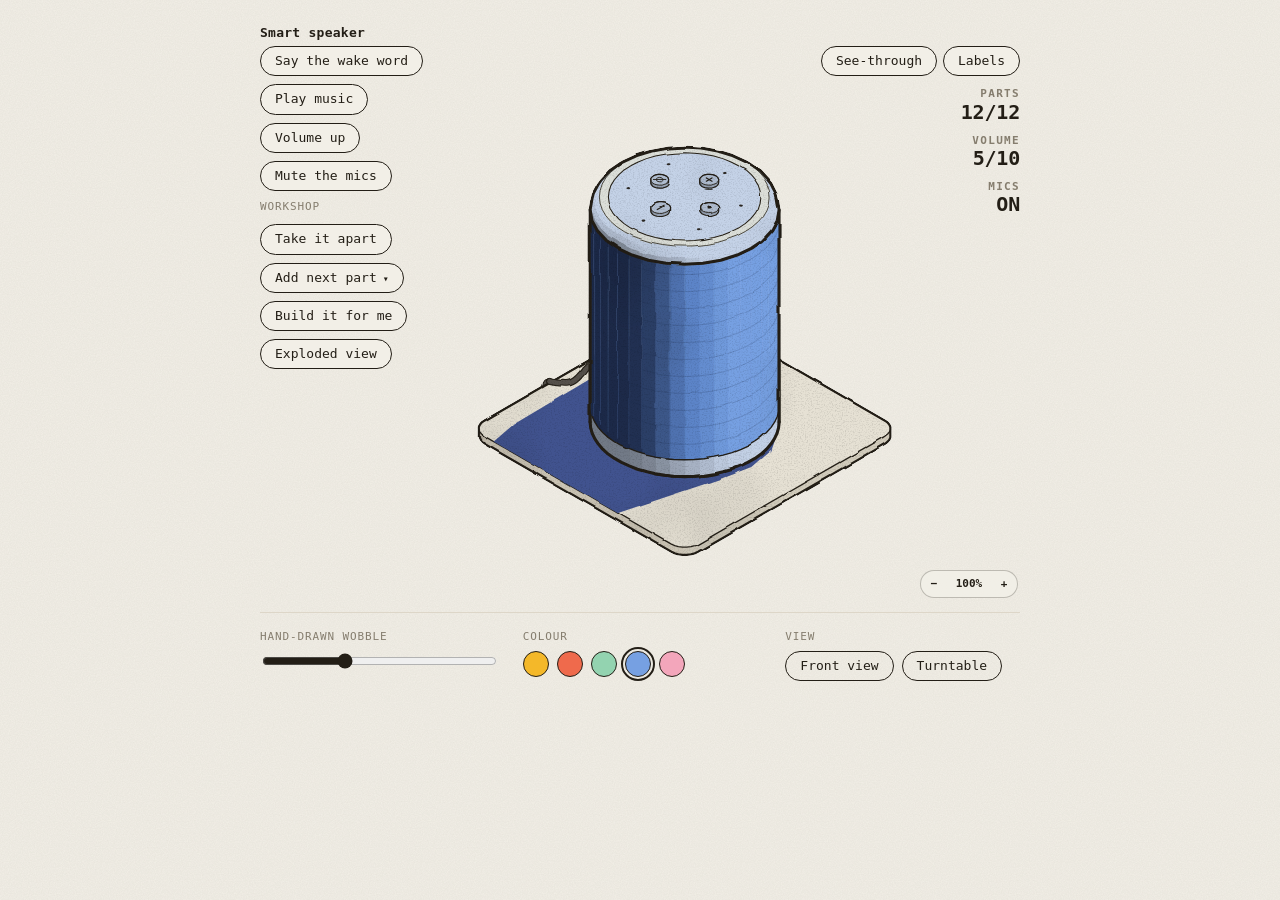
<file: site/rea-home/inside/figures/speaker.html>
<!doctype html>
<html lang="en"><head><meta charset="utf-8"><meta name="viewport" content="width=device-width,initial-scale=1">
<title>Smart speaker</title><style>.mcap{display:none!important}@media (max-width:560px){.stat .v{font-size:20px!important}.stats{align-items:flex-end}}@media (min-width:561px){.vset{top:4px!important}#stats{top:var(--vset-h,44px)!important}}</style><style>@media (max-width:560px){body > header{display:none}}</style><script>window.FIG_A = () => innerWidth <= 560 ? 1.1 : .75;</script><script>window.LBL_U = () => { if (innerWidth > 560) return 0; const s = document.getElementById("fig"); return s && s.clientWidth && s.viewBox.baseVal.width ? s.viewBox.baseVal.width / s.clientWidth : 0; };</script></head><body>
<script>
/* ============================================================
   Colorfigures core: projection, shapes, shading, ink, labels, page shell.
   A figure page includes this file (scripts/build.py inlines it), then calls mountFigure({...}).
   See SKILL.md for the drawing contract and conventions.
   One fixed view (front-left-top) and one fixed light (from above, behind the viewer's right shoulder: the front is lit,
   the left side is in shade, and cast shadows fall toward the lower left of the screen).
   ============================================================ */

/* ---------- palettes ---------- */
const PALS = {
  mustard: { l:'#f4b829', m:'#d49c1f', d:'#4e4a18' },
  tomato:  { l:'#ef6a4c', m:'#cf5038', d:'#4a2219' },
  mint:    { l:'#93d3b0', m:'#71b693', d:'#1f4034' },
  cobalt:  { l:'#76a0e2', m:'#5a82c6', d:'#1c2948' },
  blush:   { l:'#f3a6bb', m:'#d8869c', d:'#4b2430' },
};
const METAL   = { l:'#eef0f0', m:'#c6ccce', d:'#8f989b' };
const CLEAR   = { l:'#e4f2f4', m:'#c4dfe4', d:'#97b9c0' };
const CERAMIC = { l:'#fbfaf3', m:'#e3e0d2', d:'#bdb8a6' };
const DARK    = { l:'#55504a', m:'#3d3935', d:'#272421' };
const INK = '#231e16';
const SHADOW = '#41538f';

/* ---------- projection (x = depth toward viewer-right, y = toward viewer-left, z = up) ---------- */
const C = Math.cos(Math.PI/6), S = Math.sin(Math.PI/6);
let OX = 0, OY = 0;
/* Free orthographic camera (internal names start with CAM_ / cam so they never clash with a figure's own names). YAW turns the viewer around the vertical axis (45° = the classic front-left view),
   PITCH is how far it looks down (35.26° = true isometric). At the defaults P() is exactly the old isometric
   projection, so every figure drawn for it still lines up. Drag the figure to orbit; double-click to reset.
   rotV(n) maps a world direction into the default view's frame, so vis / tone / any "sum of rotV > 0" test keep
   working at every angle: the viewer is always (1,1,1) and the light stays put relative to the viewer. */
let VIEW = 0, RC = [0, 0], RCZ = 0;
const VIEW_NAMES = ['front', 'left side', 'back', 'right side'];
const TURNS = [0, 2];
const YAW0 = 45, PITCH0 = Math.atan(1/Math.SQRT2) * 180/Math.PI, CAM_K = Math.sqrt(1.5);
let YAW = YAW0, PITCH = PITCH0, CAM_R, CAM_U, CAM_V, CAM_D;                       // right, up, toward viewer, screen-down
const camBasis = (yaw, pitch) => { const t = yaw*Math.PI/180, p = pitch*Math.PI/180, ct = Math.cos(t), st = Math.sin(t), cp = Math.cos(p), sp2 = Math.sin(p);
  return { R:[st,-ct,0], U:[-sp2*ct,-sp2*st,cp], V:[cp*ct,cp*st,sp2] }; };
const CAM_B0 = camBasis(YAW0, PITCH0);
// CAM_LIM: how far (deg) the camera may turn either side of the front view; null = all the way round (set per figure)
let CAM_LIM = null;
function setCam(yaw, pitch){ YAW = CAM_LIM == null ? yaw : Math.max(YAW0 - CAM_LIM, Math.min(YAW0 + CAM_LIM, yaw));
  PITCH = CAM_LIM == null ? Math.max(6, Math.min(78, pitch)) : Math.max(15, Math.min(62, pitch)); const b = camBasis(YAW, PITCH); CAM_R = b.R; CAM_U = b.U; CAM_V = b.V; CAM_D = CAM_U.map(v => -v); }
setCam(YAW0, PITCH0);
const camDot = (a,b) => a[0]*b[0]+a[1]*b[1]+a[2]*b[2];
const rotV = n => { const r = camDot(n,CAM_R), u = camDot(n,CAM_U), v = camDot(n,CAM_V); return [0,1,2].map(i => CAM_B0.R[i]*r + CAM_B0.U[i]*u + CAM_B0.V[i]*v); };
// the light's ground direction turns with the viewer's yaw only (shadows always fall toward the lower left of the screen)
const yawTurn = ([x,y]) => { const t = (YAW - YAW0)*Math.PI/180, c = Math.cos(t), s = Math.sin(t); return [x*c - y*s, x*s + y*c]; };
const rotXY = (x,y) => [x, y];                                                // kept for old callers
const P0 = (x,y,z) => [(x-y)*C + OX, (x+y)*S - z + OY];                       // raw iso
const P  = (x,y,z) => { const q = [x-RC[0], y-RC[1], z-RCZ];
  return [CAM_K*camDot(q,CAM_R) + (RC[0]-RC[1])*C + OX, CAM_K*camDot(q,CAM_D) + (RC[0]+RC[1])*S - RCZ + OY]; };
const Dv = (x,y,z) => [CAM_K*camDot([x,y,z],CAM_R), CAM_K*camDot([x,y,z],CAM_D)];
// distance toward the viewer: draw parts with smaller depth first
const depthOf = p => camDot(p, CAM_V);
// sort [{at:[x,y,z], svg}] back-to-front for the current camera. A part may also give box:[[x0,y0,z0],[x1,y1,z1]]:
// when two boxes are separated along x, y or z, the one on the viewer's side goes last (a centre point alone gets long
// or wrapping parts wrong: a pole beside a row of keys, a spout reaching past a cup).
const boxMid = b => [0,1,2].map(k => (b[0][k] + b[1][k]) / 2);
const sepOrder = (p, q) => { if (!p.box || !q.box) return 0;
  for (let k = 0; k < 3; k++){ if (p.box[1][k] <= q.box[0][k] + 1e-6) return CAM_V[k] >= 0 ? -1 : 1; if (q.box[1][k] <= p.box[0][k] + 1e-6) return CAM_V[k] >= 0 ? 1 : -1; }
  return 0; };
const byDepth = parts => parts.filter(Boolean).sort((p,q) => sepOrder(p,q) || (depthOf(p.at || boxMid(p.box)) - depthOf(q.at || boxMid(q.box)))).map(p => p.svg).join('');
// the half of a vertical ring that faces the viewer / is turned away, as [from, to] angles in degrees (0 = +x, 90 = +y)
const nearHalf = () => [YAW - 90, YAW + 90], farHalf = () => [YAW + 90, YAW + 270];
// an open container (cup, bin, cone, drum) between two rings: far inner wall, then its contents, then the near outer wall
const openShell = (A, B, colour, contents = '') => loft(A, B, colour, true) + contents + loft(A, B, colour);
const f  = v => v.toFixed(1);
const pd = (pts, close=true) => 'M' + pts.map(p => { const q = P(p[0],p[1],p[2]); return f(q[0])+' '+f(q[1]); }).join('L') + (close ? 'Z' : '');
const sp = pts => 'M' + pts.map(q => f(q[0])+' '+f(q[1])).join('L') + 'Z';

/* ---------- 2D shapes in a plane's (u,v) coords (v up), mapped to 3D by a plane ---------- */
const arcUV  = (cu,cv,r,a0,a1,n=7) => { const o=[]; for (let i=0;i<=n;i++){ const a=(a0+(a1-a0)*i/n)*Math.PI/180; o.push([cu+r*Math.cos(a), cv+r*Math.sin(a)]); } return o; };
const rrUV   = (u0,v0,u1,v1,r,n=7) => r <= 0 ? rectUV(u0,v0,u1,v1) : [...arcUV(u1-r,v0+r,r,-90,0,n), ...arcUV(u1-r,v1-r,r,0,90,n), ...arcUV(u0+r,v1-r,r,90,180,n), ...arcUV(u0+r,v0+r,r,180,270,n)];
const rectUV = (u0,v0,u1,v1) => [[u0,v0],[u1,v0],[u1,v1],[u0,v1]];
const ellUV  = (cu,cv,ru,rv,n=24) => Array.from({length:n}, (_,i) => { const a=i/n*2*Math.PI; return [cu+ru*Math.cos(a), cv+rv*Math.sin(a)]; });
const PX = x => ([u,v]) => [x,u,v];      // front-facing plane x = const   (u = y, v = z)
const PY = y => ([u,v]) => [u,y,v];      // side plane y = const           (u = x, v = z)
const PZ = z => ([u,v]) => [u,v,z];      // horizontal plane z = const     (u = x, v = y)
const on = (plane, uv) => uv.map(plane);

/* ---------- vectors + shading ---------- */
const sub=(a,b)=>[a[0]-b[0],a[1]-b[1],a[2]-b[2]], dot=(a,b)=>a[0]*b[0]+a[1]*b[1]+a[2]*b[2];
const cross=(a,b)=>[a[1]*b[2]-a[2]*b[1], a[2]*b[0]-a[0]*b[2], a[0]*b[1]-a[1]*b[0]];
const norm=a=>{ const l=Math.hypot(...a)||1; return a.map(v=>v/l); };
const avg=ps=>ps.reduce((s,p)=>[s[0]+p[0]/ps.length,s[1]+p[1]/ps.length,s[2]+p[2]/ps.length],[0,0,0]);
const vis = n => { const r = rotV(n); return r[0]+r[1]+r[2] > 1e-6; };   // viewer looks from (+1,+1,+1) after the turn
const facing = vis;                                                       // readable alias: is this face toward the viewer?
const SHADOW_K = 0.85, AZ_MIN = 20, AZ_MAX = 160;
// cast shadows are drawn shorter than the shading light implies (0.45 × height instead of 0.85 ×): long shadows of tall
// parts on thin supports (a lamp shade, a fan head) land far from the object and read as separate blobs
const SHADOW_LEN = 0.45;
let L = [0,0,1], SH = [0,0];
function setLight(deg){ const a=deg*Math.PI/180; SH=[SHADOW_K*Math.cos(a), SHADOW_K*Math.sin(a)]; L=norm([-SH[0],-SH[1],1]); }
const LIN = norm([.6,.2,1]);                       // fixed light for interiors / small props
// Three flat tones, but blended across a narrow band at each step, so a face that turns past a threshold while the
// figure rotates fades between tones instead of snapping (at rest almost every face still sits on a pure tone).
const SOFT = .18;
const step3 = (d, hi, lo, m) => { const ss = (a, b, x) => { const k = Math.min(1, Math.max(0, (x - a)/(b - a))); return k*k*(3 - 2*k); };
  const a = ss(hi - SOFT, hi + SOFT, d), b = ss(lo - SOFT, lo + SOFT, d);
  return a >= 1 ? m.l : b <= 0 ? m.d : a > 0 ? mix(m.m, m.l, a) : b < 1 ? mix(m.d, m.m, b) : m.m; };
const tone  = (n,m) => step3(dot(rotV(n),L),   -.15, -.45, m);   // exterior, follows the sun
const toneI = (n,m) => step3(dot(rotV(n),LIN),  .6,   .05, m);   // interior / props
const mix = (a,b,t) => '#' + [1,3,5].map(i => Math.round(parseInt(a.substr(i,2),16)*(1-t) + parseInt(b.substr(i,2),16)*t).toString(16).padStart(2,'0')).join('');
const matOf = hex => ({ l:hex, m:mix(hex,'#000000',.16), d:mix(hex,'#000000',.42) });
const ease = t => t<.5 ? 2*t*t : 1-Math.pow(-2*t+2,2)/2;

/* ---------- drawing primitives (all return SVG strings) ---------- */
const ink   = (d,w=1.0) => `<path d="${d}" fill="none" stroke="${INK}" stroke-width="${w}" stroke-linejoin="round" stroke-linecap="round"/>`;
const fill  = (d,c,extra='') => `<path d="${d}" fill="${c}" ${extra}/>`;
const face  = (d,c) => `<path d="${d}" fill="${c}" stroke="${c}" stroke-width=".7" stroke-linejoin="round"/>`;
const shape = (pts,c,w=.9) => fill(pd(pts),c) + (w ? ink(pd(pts),w) : '');
const line  = (pts,w=.9) => ink(pd(pts,false),w);
// Loft between two rings of equal length (closed). colour(n) picks each strip's fill; flip = seen from inside.
function loft(A, B, colour, flip=false){
  const n=A.length, cen=avg(A.concat(B)); let s='';
  for (let i=0;i<n;i++){
    const a0=A[i], a1=A[(i+1)%n], b1=B[(i+1)%n], b0=B[i];
    let nr = norm(cross(sub(a1,a0), sub(b0,a0)));
    if (!isFinite(nr[0])) continue;
    if (dot(nr, sub(avg([a0,a1,b1,b0]), cen)) < 0) nr = nr.map(v=>-v);
    if (flip) nr = nr.map(v=>-v);
    if (vis(nr)) s += face(pd([a0,a1,b1,b0]), colour(nr));
  }
  return s;
}
function hull(pts){
  pts = pts.slice().sort((a,b)=>a[0]-b[0]||a[1]-b[1]);
  const cr=(o,a,b)=>(a[0]-o[0])*(b[1]-o[1])-(a[1]-o[1])*(b[0]-o[0]); const lo=[], up=[];
  for (const p of pts){ while(lo.length>=2 && cr(lo[lo.length-2],lo[lo.length-1],p)<=0) lo.pop(); lo.push(p); }
  for (const p of pts.reverse()){ while(up.length>=2 && cr(up[up.length-2],up[up.length-1],p)<=0) up.pop(); up.push(p); }
  lo.pop(); up.pop(); return lo.concat(up);
}
// Silhouette ink, weighted by how thick the part is on screen (like a hand inker): the w you pass is the most it gets.
// Thickness = 2 × area / perimeter of the outline (a rod's diameter, about half a box's width), as a share of the
// frame width. A long thin rod, a handle or a knob stays light (~1–1.5); a grinder, kettle or machine body gets the
// heavy ~2.4–2.8. Thin parts stay thin and parts keep air between them.
const hullInk = (pts3, w=1.4) => { const h = hull(pts3.map(p=>P(...p))); let a = 0, per = 0;
  for (let i = 0; i < h.length; i++){ const p = h[i], q = h[(i+1) % h.length]; a += p[0]*q[1] - q[0]*p[1]; per += Math.hypot(q[0]-p[0], q[1]-p[1]); }
  const thick = per ? Math.abs(a) / per / (INK_K * INK_REF_VB) : 0;
  return ink(sp(h), Math.min(w, .9 + 20*thick)); };
// Axis-aligned box: three visible faces, shaded, each outlined. shade = tone (sunlit) or toneI (interior).
function box(x0,y0,z0,x1,y1,z1,m,shade=toneI,w=.9){
  // all six faces, drawn only when they face the viewer (sides first, then top) — correct in every VIEW
  const F = [
    [[0,1,0],  [[x0,y1,z0],[x1,y1,z0],[x1,y1,z1],[x0,y1,z1]]],
    [[1,0,0],  [[x1,y0,z0],[x1,y1,z0],[x1,y1,z1],[x1,y0,z1]]],
    [[0,-1,0], [[x0,y0,z0],[x1,y0,z0],[x1,y0,z1],[x0,y0,z1]]],
    [[-1,0,0], [[x0,y0,z0],[x0,y1,z0],[x0,y1,z1],[x0,y0,z1]]],
    [[0,0,1],  [[x0,y0,z1],[x1,y0,z1],[x1,y1,z1],[x0,y1,z1]]] ];
  return F.filter(([n]) => vis(n)).map(([n,q]) => shape(q, shade(n,m), w)).join('');
}
// Rounded-profile extrusion: profile (u=y, v=z) swept along x from x0 to x1. Body of most machines.
function extrude(profileUV, x0, x1, m, shade=tone){ return loft(on(PX(x0),profileUV), on(PX(x1),profileUV), n=>shade(n,m)); }
// Vertical cylinder (axis z) centred (x,y), radius r from z0 to z1, with top cap.
function cyl(x,y,z0,z1,r,m,shade=toneI,w=1.2,n=24){
  const A=on(PZ(z0),ellUV(x,y,r,r,n)), B=on(PZ(z1),ellUV(x,y,r,r,n));
  return loft(A,B,nr=>shade(nr,m)) + fill(pd(B),shade([0,0,1],m)) + hullInk([...A,...B],w) + ink(pd(B),w*.8);
}
// Cylinder lying along x (e.g. a knob or dial sticking out of a front face): centred (y,z), from x0 to x1.
function cylX(x0,x1,y,z,r,m,shade=toneI,w=1.1,n=20){
  const A=on(PX(x0),ellUV(y,z,r,r,n)), B=on(PX(x1),ellUV(y,z,r,r,n));
  // cap on whichever end faces the viewer (the +x end in VIEW 0)
  const capB = vis([1,0,0]), cap = capB ? B : A, cn = capB ? [1,0,0] : [-1,0,0];
  return loft(A,B,nr=>shade(nr,m)) + (vis(cn) ? fill(pd(cap),shade(cn,m)) : '') + hullInk([...A,...B],w) + (vis(cn) ? ink(pd(cap),w*.8) : '');
}
// Cylinder between any two 3D points a and b (a lamp arm, a rod, a pipe at an angle, a handle bar), radius r.
// The end facing the viewer gets a cap. For a tapered part (a cone, a lamp shade) pass r1 for the radius at b.
function rod(a, b, r, m, shade=toneI, w=1, r1=r, n=16){
  const d = norm(sub(b, a)), u = norm(cross(d, Math.abs(d[2]) < .9 ? [0,0,1] : [1,0,0])), v = cross(d, u);
  const ring = (p, rr) => Array.from({length:n}, (_,i) => { const t = i/n*2*Math.PI, c = Math.cos(t)*rr, s2 = Math.sin(t)*rr;
    return [p[0] + u[0]*c + v[0]*s2, p[1] + u[1]*c + v[1]*s2, p[2] + u[2]*c + v[2]*s2]; });
  const A = ring(a, r), B = ring(b, r1), capB = vis(d), cap = capB ? B : A, cn = capB ? d : d.map(x => -x);
  return loft(A, B, nr => shade(nr, m)) + (Math.max(r, r1) > 0 ? fill(pd(cap), shade(cn, m)) + ink(pd(cap), w*.8) : '') + hullInk([...A, ...B], w);
}
// Text lying flat on a front plane x = const, centred at (y,z) baseline; reads left-to-right on screen.
// text sits on a face: if its reading direction comes out mirrored (or edge-on), that face is turned away, so the text is hidden
const txM = (o, U, V) => (U[0]*V[1] - U[1]*V[0]) <= .02 * Math.hypot(...U) * Math.hypot(...V) ? `matrix(0 0 0 0 ${f(o[0])} ${f(o[1])})` : `matrix(${U[0].toFixed(4)} ${U[1].toFixed(4)} ${V[0].toFixed(4)} ${V[1].toFixed(4)} ${f(o[0])} ${f(o[1])})`;
const tx = (x,y,z,str,size,col=INK,weight=700) => { const o=P(x,y,z);
  return `<text transform="${txM(o, Dv(0,-1,0), Dv(0,0,-1))}" font-size="${size}" fill="${col}" text-anchor="middle" font-family="ui-monospace,Menlo,monospace" font-weight="${weight}" letter-spacing=".04em">${str}</text>`; };
// Text on a side plane y = const, centred at (x,z).
const txY = (x,y,z,str,size,col=INK,weight=700) => { const o=P(x,y,z);
  return `<text transform="${txM(o, Dv(1,0,0), Dv(0,0,-1))}" font-size="${size}" fill="${col}" text-anchor="middle" font-family="ui-monospace,Menlo,monospace" font-weight="${weight}" letter-spacing=".04em">${str}</text>`; };
// Cast shadow of a set of 3D points (any outline of the object), pushed along the light onto z = 0.
// the light stays put relative to the viewer, so the shadow is cast in turned coordinates
// z0: the surface it falls on (a board, a counter); clip it to that surface with clipTo(...) if it could spill off.
// clip: the 3D outline of the surface it falls on (e.g. boardTop(...)), so it can't spill over the edge.
const castShadow = (pts3, z0=0, clip=null) => { const k = SHADOW_LEN / SHADOW_K, [sx, sy] = yawTurn(SH);
  const s = fill(sp(hull(pts3.map(([x,y,z]) => P(x+(z-z0)*sx*k, y+(z-z0)*sy*k, z0)))), SHADOW);
  return clip ? clipTo(clip, s) : s; };
// A board for the object to stand on (a tray, a desk top, a counter): a rounded slab from (x0,y0) to (x1,y1), h thick.
// Draw it first; then castShadow(points, h, boardTop(x0,y0,x1,y1,h,r)) so shadows lie on it and stop at its edge.
const BOARD = { l:'#e6e1d4', m:'#cfc8b8', d:'#aaa293' }, WOOD = { l:'#d9a86c', m:'#bf8a4f', d:'#8e6236' };
const boardTop = (x0,y0,x1,y1,h=3,r=5) => on(PZ(h), rrUV(x0,y0,x1,y1,r));
function board(x0,y0,x1,y1,h=3,r=5,m=BOARD){
  const A = on(PZ(0), rrUV(x0,y0,x1,y1,r)), B = boardTop(x0,y0,x1,y1,h,r);
  return loft(A, B, n => toneI(n, m)) + fill(pd(B), m.l) + ink(pd(B), 1) + hullInk([...A, ...B], 1.8);
}
// Group helpers: clickable target, clip to an opening.
const act  = (name, inner, data='') => `<g data-act="${name}" ${data}>${inner}</g>`;
let _clipN = 0;
// Part label (for "how does it work" figures): a cream pill with a leader line to a 3D point on the part.
// dx, dy = where the pill sits, in screen units at the reference zoom (they scale with the figure like stroke widths).
// on = that part is working right now (the pill turns the accent colour). Labels can be hidden with the Labels switch.
function tag(p3, dx, dy, text, on=false){
  // on a phone (LBL_U = drawing units per screen px) the pill is a numbered badge and the names go in a legend under the figure
  const u = window.LBL_U ? LBL_U() : 0, n = ((window.__ln || (window.__ln = {}))[text] || (__ln[text] = Object.keys(__ln).length + 1));
  const k = INK_K, [X,Y] = P(...p3), fs = u ? 10*u : 8.6*k, h = u ? 17*u : fs*1.8, w = u ? h*(n > 9 ? 1.3 : 1) : text.length*fs*.62 + fs*1.5, cx = X + dx*k, cy = Y + dy*k;
  return `<g class="tag${on ? ' on' : ''}" data-n="${n}" data-t="${text}"><path d="M${f(X)} ${f(Y)}L${f(cx)} ${f(cy)}" fill="none" stroke="${INK}" stroke-width="1"/>`
    + `<circle cx="${f(X)}" cy="${f(Y)}" r="${f(1.3*k)}" fill="${INK}"/>`
    + `<rect x="${f(cx-w/2)}" y="${f(cy-h/2)}" width="${f(w)}" height="${f(h)}" rx="${f(h/2)}" fill="${on ? 'var(--accent,#f4b829)' : '#fff4d6'}" stroke="${INK}" stroke-width="1.2"/>`
    + `<text x="${f(cx)}" y="${f(cy+fs*.36)}" font-size="${f(fs)}" text-anchor="middle" font-family="ui-monospace,Menlo,monospace" font-weight="800" letter-spacing=".04em" fill="${INK}">${u ? n : text}</text></g>`;
}
const clipTo = (pts3, inner) => { const id = 'k' + (++_clipN); return `<clipPath id="${id}"><path d="${pd(pts3)}"/></clipPath><g clip-path="url(#${id})">${inner}</g>`; };

/* ---------- constant on-screen line weight ----------
   Stroke widths are written in model units, and each figure is zoomed to fill the frame, so a small
   object would get fat lines. INK_K rescales every stroke-width (and the wobble/grain filter) so all
   figures match the reference zoom of the booth / vending machine (viewBox ≈ 585 units wide). */
const INK_REF_VB = 585;
let INK_K = 1;
const inkScale = svg => INK_K === 1 ? svg : svg.replace(/stroke-width="([\d.]+)"/g, (_, w) => `stroke-width="${(+w * INK_K).toFixed(2)}"`);

/* ---------- page shell ---------- */
const CORE_CSS = `
  :root{--paper:#f2efe7;--ink:#231e16;--muted:#857d6e;--rule:#ddd6c8}
  *{box-sizing:border-box} html,body{margin:0;height:100%}
  body{background-color:var(--paper);
    background-image:url("data:image/svg+xml;utf8,<svg xmlns='http://www.w3.org/2000/svg' width='320' height='320'><filter id='p'><feTurbulence type='fractalNoise' baseFrequency='.85' numOctaves='3' stitchTiles='stitch'/><feColorMatrix values='0 0 0 0 .42  0 0 0 0 .39  0 0 0 0 .33  .16 0 0 0 0'/></filter><rect width='100%' height='100%' filter='url(%23p)'/></svg>");
    overflow-x:hidden;color:var(--ink);font:13px/1.4 ui-monospace,SFMono-Regular,Menlo,monospace;display:flex;flex-direction:column;align-items:center;padding:24px 16px 32px}
  header{width:100%;max-width:760px;display:flex;justify-content:space-between;align-items:baseline;gap:12px;flex-wrap:wrap}
  header h1{font-size:13px;font-weight:600;margin:0;letter-spacing:.02em} header span{color:var(--muted)}
  #fig{width:100%;max-width:760px;height:auto;display:block;margin:4px 0 8px;user-select:none;overflow:visible}
  #fig{cursor:grab;touch-action:pan-y} #fig.drag{cursor:grabbing} #fig [data-act]{cursor:pointer}
  #readout, .idea{display:none}   /* status line + big idea are off: the buttons and motion tell the story */
  .idea{width:100%;max-width:760px;margin:-6px 0 16px;font-size:12.5px;line-height:1.5;text-align:center;color:var(--ink)}
  .idea strong{letter-spacing:.12em;text-transform:uppercase;font-size:11px;margin-right:8px}
  #readout{position:relative;min-height:1.4em;letter-spacing:.08em;text-transform:uppercase;margin-bottom:14px;text-align:center;text-shadow:0 0 3px var(--paper),0 0 6px var(--paper),0 0 10px var(--paper)}
  .stage{position:relative;width:100%;max-width:760px}
  .actions{position:absolute;top:4px;left:0;display:flex;flex-direction:column;align-items:flex-start;gap:8px;z-index:2;max-width:220px}
  .actions .cap{color:var(--muted);font-size:11px;letter-spacing:.08em;text-transform:uppercase;margin:0 0 2px}
  html.nolabels #fig .tag{display:none}
  .ctl[hidden]{display:none}
  /* ui.flash(text): a short note under the buttons ("the can is empty — refill it"); the status line itself stays hidden */
  .toast{position:absolute;left:0;z-index:3;font-size:11.5px;letter-spacing:.06em;text-transform:uppercase;background:var(--paper);
    border:1.5px solid var(--ink);border-radius:8px;padding:4px 9px;box-shadow:2px 2px 0 var(--ink);opacity:0;transition:opacity .2s;pointer-events:none;max-width:240px}
  .toast.show{opacity:1}
  .made-with{width:100%;max-width:760px;margin-top:18px;text-align:right;font-size:11px;letter-spacing:.1em;text-transform:uppercase}
  .made-with a{color:var(--muted);text-decoration:none} .made-with a:hover{color:var(--ink)}
  .stats{position:absolute;top:4px;right:0;display:flex;flex-direction:column;align-items:flex-end;gap:10px;z-index:2;text-align:right}
  .stat .k{font-size:11px;font-weight:700;letter-spacing:.12em;text-transform:uppercase;color:var(--muted)}
  .stat .v{font-size:34px;font-weight:800;line-height:1.05;letter-spacing:-.01em;font-variant-numeric:tabular-nums;color:var(--ink)}
  .stat.small .v{font-size:20px}
  .stat .v.bump{animation:bump .35s ease-out}
  @keyframes bump{0%{transform:scale(1.18)}100%{transform:none}}
  .stepwrap{position:relative;display:flex;align-items:center;gap:8px}
  .act{font:inherit;color:var(--ink);background:var(--paper);border:1.5px solid var(--ink);border-radius:999px;padding:5px 14px;cursor:pointer;white-space:nowrap}
  .act:hover{background:color-mix(in srgb,var(--paper) 92%,var(--ink))}
  .act .car{margin-left:6px;font-size:10px}
  .act:focus-visible{outline:2px solid var(--ink);outline-offset:3px}
  .chips{display:none;flex-wrap:wrap;gap:6px;background:var(--paper);border:2px solid var(--ink);border-radius:12px;box-shadow:3px 3px 0 var(--ink);
    padding:8px;width:max-content;max-width:min(300px,62vw);position:absolute;left:calc(100% + 10px);top:-4px;z-index:3}
  .stepwrap.open .chips{display:flex}
  .chip{white-space:nowrap;font:inherit;font-size:11.5px;font-weight:700;color:var(--ink);background:var(--paper);border:1.5px solid var(--ink);border-radius:8px;padding:4px 8px;cursor:pointer;box-shadow:2px 2px 0 var(--ink)}
  .chip:hover{background:var(--accent,#f4b829);transform:translate(-1px,-1px)}
  .chip.current{background:var(--ink);color:var(--paper)} .chip.current:hover{background:var(--ink);transform:none}
  .chip.off{opacity:.45} .chip.off:hover{transform:none;background:var(--paper)}
  
  @media (max-width:560px){body{padding:14px 12px 24px}header span,.actions .cap{display:none}.actions{flex-direction:row;flex-wrap:wrap;gap:6px}.act{font-size:12px;padding:4px 11px}.stats{position:static;flex-direction:row;justify-content:flex-end;gap:18px;margin-bottom:4px}.actions{position:static;max-width:none;margin:6px 0 4px}.chips{left:0;top:calc(100% + 8px)}}
  .controls{width:100%;max-width:760px;display:grid;grid-template-columns:repeat(auto-fit,minmax(200px,1fr));gap:14px 28px;border-top:1px solid var(--rule);padding-top:16px}
  .ctl{display:flex;flex-direction:column;gap:6px}
  .ctl label{color:var(--muted);font-size:11px;letter-spacing:.08em;text-transform:uppercase}
  input[type=range]{width:100%;accent-color:var(--ink)}
  .row{display:flex;gap:8px;flex-wrap:wrap}
  button{font:inherit;color:var(--ink);background:transparent;border:1.5px solid var(--ink);border-radius:999px;padding:5px 14px;cursor:pointer}
  button:hover{background:#0000000d}
  button[aria-pressed=true]:not(.sw){background:var(--ink);color:var(--paper)}
  .sw{width:26px;height:26px;padding:0;border-radius:50%} .sw[aria-pressed=true]{outline:2px solid var(--ink);outline-offset:2px}`;

const filterFor = k => `<filter id="hand" x="-3%" y="-3%" width="106%" height="106%" color-interpolation-filters="sRGB">
  <feTurbulence type="fractalNoise" baseFrequency="${(0.045/k).toFixed(4)}" numOctaves="2" seed="4" result="warp"/>
  <feDisplacementMap id="wob" in="SourceGraphic" in2="warp" scale="${(2.4*k).toFixed(2)}" xChannelSelector="R" yChannelSelector="G" result="wob"/>
  <feTurbulence type="fractalNoise" baseFrequency="${(0.9/k).toFixed(4)}" numOctaves="3" seed="11" result="n1"/>
  <feColorMatrix in="n1" type="matrix" values=".3 0 0 0 .84  .3 0 0 0 .84  .3 0 0 0 .84  0 0 0 0 1" result="grain"/>
  <feTurbulence type="fractalNoise" baseFrequency="${(0.012/k).toFixed(4)}" numOctaves="2" seed="7" result="n2"/>
  <feColorMatrix in="n2" type="matrix" values=".3 0 0 0 .85  .3 0 0 0 .85  .3 0 0 0 .85  0 0 0 0 1" result="blot"/>
  <feBlend in="wob" in2="grain" mode="multiply" result="g1"/><feBlend in="g1" in2="blot" mode="multiply" result="g2"/>
  <feComposite in="g2" in2="wob" operator="in"/></filter>`;

/* mountFigure({
     fig:'03', title:'Photo booth', hint:'click the curtain…',
     size:[W,D,H],                 // bounding box, used to frame the view (shadow range included)
     palette:'mustard',            // default PALS key
     state:{...},                  // figure state (st.pal is built in)
     scene: (st, m) => svgString,  // m = current palette {l,m,d}
     readout: st => 'text',        // status line under the figure
     buttons: [{label, onClick(st, ui)}      // listed in the order the user should do them
               | {label, choices: st => [{label, onClick(st,ui), current?, disabled?, why?}]}],   // opens a picker
     stats: st => [{label, value, small?}],   // optional: big numbers top-right (credit, change, score)
     credit: false,                // optional: hide the small "Made with Colorfigures" link
     acts: { name(st, el, ui){} },  // clicks on act(name, …) groups; el has dataset
     params(st, q){}               // optional: read URLSearchParams for screenshot states
   })  -> ui = { st, render, animate(stepFn), flash(text,ms) }
   animate(step): calls step(dt seconds) every frame and re-renders until step returns false. */
addEventListener('error', e => { document.documentElement.dataset.errors = (document.documentElement.dataset.errors || '') + ' ' + e.message + ';'; });
/* The hand-drawn filter's noise never changes, but browsers recompute every feTurbulence each time the drawing changes
   (on phones SVG filters run on the CPU, so this is most of the cost of a frame). bakeNoise renders each noise layer once
   into an image and swaps it in: coarse layers as one small image over the whole view (they are smooth, so scaling up
   is invisible), fine grain as a seamless tile. If anything fails (an old browser), the live filter simply stays. */
function bakeNoise(svg){
  const fl = document.getElementById('hand'); if (!fl || typeof Image === 'undefined') return;
  const NS = 'http://www.w3.org/2000/svg', vb = svg.viewBox.baseVal;
  const x0 = vb.x - vb.width*.35, y0 = vb.y - vb.height*.35, w0 = vb.width*1.7, h0 = vb.height*1.7;
  for (const t of [...fl.querySelectorAll('feTurbulence')]){
    const fq = parseFloat(t.getAttribute('baseFrequency')), oct = +(t.getAttribute('numOctaves') || 1);
    if (!(fq > 0)) continue;
    const fine = fq * Math.max(w0, h0) > 80;
    if (fine) continue;   // fine grain stays live: a repeated tile leaves faint seams on some GPUs
    const rx = fine ? 0 : x0, ry = fine ? 0 : y0, rw = fine ? 48 / fq : w0, rh = fine ? 48 / fq : h0;
    const ppu = fq * (fine ? 7 : 5) * Math.pow(2, Math.max(0, oct - 1) * .5), PW = Math.ceil(rw * ppu), PH = Math.ceil(rh * ppu);
    if (PW * PH > 1200 * 1200) continue;
    const tb = t.cloneNode(); tb.removeAttribute('result'); if (fine) tb.setAttribute('stitchTiles', 'stitch');
    const src = `<svg xmlns="${NS}" width="${PW}" height="${PH}" viewBox="${rx} ${ry} ${rw} ${rh}"><filter id="n" filterUnits="userSpaceOnUse" x="${rx}" y="${ry}" width="${rw}" height="${rh}" color-interpolation-filters="sRGB">${tb.outerHTML}</filter><rect x="${rx}" y="${ry}" width="${rw}" height="${rh}" filter="url(#n)"/></svg>`;
    const img = new Image();
    img.onload = () => { try {
      const c = document.createElement('canvas'); c.width = PW; c.height = PH; const g = c.getContext('2d'); g.drawImage(img, 0, 0);
      // store the noise's colour values fully opaque: the filter reads its colour channels, and an image with
      // see-through pixels would be read premultiplied (darker) by some browsers
      const px = g.getImageData(0, 0, PW, PH); for (let i = 3; i < px.data.length; i += 4) px.data[i] = 255; g.putImageData(px, 0, 0);
      const url = c.toDataURL('image/png'), res = t.getAttribute('result');
      const im = document.createElementNS(NS, 'feImage');
      // a tile must sit inside the filter's region (the drawing's box) or it gets clipped: anchor it at the drawing's
      // centre, snapped to whole tiles so the grain keeps the same phase as the live noise would
      let ox = rx, oy = ry;
      if (fine){ const bb = svg.getElementById ? document.getElementById('art').getBBox() : { x: 0, y: 0, width: 0, height: 0 };
        ox = Math.floor((bb.x + bb.width/2) / rw) * rw; oy = Math.floor((bb.y + bb.height/2) / rh) * rh; }
      for (const [k, v] of [['x', ox], ['y', oy], ['width', rw], ['height', rh], ['preserveAspectRatio', 'none']]) im.setAttribute(k, v);
      im.setAttribute('href', url); im.setAttributeNS('http://www.w3.org/1999/xlink', 'xlink:href', url);
      if (!t.isConnected) return;
      if (fine){ im.setAttribute('result', res + '_tile'); const tl = document.createElementNS(NS, 'feTile'); tl.setAttribute('in', res + '_tile'); tl.setAttribute('result', res); t.replaceWith(im, tl); }
      else { im.setAttribute('result', res); t.replaceWith(im); }
    } catch (e) {} };
    img.src = 'data:image/svg+xml;charset=utf-8,' + encodeURIComponent(src);
  }
}
function mountFigure(cfg){
  document.title = cfg.title;
  const style = document.createElement('style'); style.textContent = CORE_CSS; document.head.appendChild(style);
  document.body.innerHTML = `
    <header><h1>${cfg.title}</h1></header><!-- REA Home: the device name only, no figure number -->
    <div class="stage">
      ${cfg.buttons && cfg.buttons.length ? `<div class="actions" id="btns"></div>` : ''}
      ${cfg.stats ? '<div class="stats" id="stats"></div>' : ''}
      <div class="toast" id="toast" role="status"></div>
      <svg id="fig" role="img" aria-label="${cfg.title}"><defs id="fdefs"></defs><g id="art" filter="url(#hand)"></g></svg>
    </div>
    <div id="readout"></div>
    ${cfg.idea ? `<p class="idea"><strong>The big idea</strong>${cfg.idea}</p>` : ''}
    <div class="controls">
      <div class="ctl"><label for="wb">Hand-drawn wobble</label><input id="wb" type="range" min="0" max="7" step="0.1" value="2.4"></div>
      <div class="ctl"><label>Colour</label><div class="row" id="pals"></div></div>
      <div class="ctl"><label>View</label><div class="row"><button id="vreset">Front view</button><button id="vspin" aria-pressed="false">Turntable</button></div></div>
      <div class="ctl" id="lblctl" hidden><label>Labels</label><div class="row"><button id="lbl" aria-pressed="true">On</button></div></div>
    </div>
    ${cfg.credit === false ? '' : '<footer class="made-with"><a href="https://april-zhu.com/colorfigures" target="_blank" rel="noopener">Made with Colorfigures ↗</a></footer>'}`;
  const st = cfg.state || {};            // kept as the same object, so a figure may hold on to it
  if (!st.pal) st.pal = cfg.palette || 'mustard';
  if (st.az == null) st.az = 105;
  const q = new URLSearchParams(location.search);
  // a figure turns all the way round only once it has been checked from every side (turn:'full'); otherwise it turns
  // +-60 deg around the front, where it was drawn. ?free=1 unlocks it for testing.
  CAM_LIM = cfg.turn === 'full' || q.get('free') === '1' ? null : 60;
  if (PALS[q.get('pal')]) st.pal = q.get('pal');
  if (cfg.params) cfg.params(st, q);

  // frame on the object itself: centred, filling ~60% of the width / ~78% of the height of a 4:3 view.
  // The cast shadow is allowed to spill outside the frame (svg overflow is visible).
  const [W,D,H] = cfg.size, pts = [];
  OX = OY = 0; RC = cfg.center || [W/2, D/2]; RCZ = H/2;
  VIEW = 0; setCam(YAW0, PITCH0);
  for (const x of [0,W]) for (const y of [0,D]) for (const z of [0,H]) pts.push(P(x,y,z));
  const xs=pts.map(p=>p[0]), ys=pts.map(p=>p[1]);
  const bw = Math.max(...xs)-Math.min(...xs), bh = Math.max(...ys)-Math.min(...ys);
  // the object fills ~74% of the width / ~88% of the height, nudged right of centre so the buttons (top left) stay clear
  // on a phone (FIG_A, from the gallery) the frame grows taller than 4:3, as far as the object needs, so tall machines fill it;
  // the spare height goes mostly below; the object stays centred (its shadow may run off the edge, by the owner's call)
  const PA = window.FIG_A ? FIG_A() : .75, A = PA === .75 ? .75 : Math.min(PA, Math.max(.75, bh/.88/(bw/.74)*1.08)), vbW = Math.max(bw/.74, bh/.88/A), vbH = vbW*A;
  OX = (vbW-bw)/2 + (PA === .75 ? vbW*.06 : 0) - Math.min(...xs); OY = (PA === .75 ? vbH*.04 : (vbH - bh)*.3) - Math.min(...ys);   // sit a little high: shadows fall downward
  const svg = document.getElementById('fig');
  svg.setAttribute('viewBox', `0 0 ${f(vbW)} ${f(vbH)}`);
  INK_K = vbW / INK_REF_VB;
  document.getElementById('fdefs').innerHTML = filterFor(INK_K);
  bakeNoise(svg);

  const art = document.getElementById('art'), readout = document.getElementById('readout');
  const ui = { st };
  ui.render = () => { _clipN = 0; document.documentElement.style.setProperty('--accent', PALS[st.pal].l); art.innerHTML = inkScale(cfg.scene(st, PALS[st.pal])); if (!ui._flash) readout.textContent = cfg.readout ? cfg.readout(st) : ''; if (ui.drawStats) ui.drawStats(); };
  // big numbers in the top-right corner (credit, change, score…); a value that changes gets a little bump
  const statsEl = document.getElementById('stats'), prevStats = {};
  ui.drawStats = () => { if (!statsEl) return;
    const list = cfg.stats(st).filter(Boolean), html = list.map(x => `<div class="stat${x.small ? ' small' : ''}"><div class="k">${x.label}</div><div class="v" data-k="${x.label}">${x.value}</div></div>`).join('');
    if (statsEl._html !== html){ statsEl._html = html; statsEl.innerHTML = html;
      statsEl.querySelectorAll('.v').forEach(v => { if (prevStats[v.dataset.k] != null && prevStats[v.dataset.k] !== v.textContent) v.classList.add('bump'); prevStats[v.dataset.k] = v.textContent; }); } };
  let flashT = 0;
  const toast = document.getElementById('toast');
  ui.flash = (text, ms=1600) => { ui._flash = true; readout.textContent = text; toast.textContent = text;
    toast.style.top = ((document.getElementById('btns') ? document.getElementById('btns').offsetTop + document.getElementById('btns').offsetHeight : 0) + 8) + 'px'; toast.classList.add('show');
    clearTimeout(flashT); flashT = setTimeout(() => { ui._flash = false; toast.classList.remove('show'); ui.render(); }, ms); };
  // One frame driver for every running animation: each frame runs all the steps, then draws once (two animations at
  // the same time no longer draw twice). It follows the screen's frames, with a timer fallback for when frames don't
  // come (headless shots, a hidden tab). ui.invalidate() asks for one redraw on the next frame (used while dragging).
  const steps = new Set(); let driving = false, lastT = 0, fbT = 0;
  const frame = () => { if (!driving) return; driving = false; clearTimeout(fbT);
    const now = performance.now(), dt = Math.max(0, Math.min(.05, (now - lastT) / 1000)); lastT = now;
    for (const s of [...steps]) if (s(dt) === false) steps.delete(s);
    ui.render(); if (steps.size) drive(); };
  const drive = () => { if (driving) return; driving = true; requestAnimationFrame(frame); fbT = setTimeout(frame, 60); };
  ui.animate = step => { if (!steps.size && !driving) lastT = performance.now(); steps.add(step); drive(); };
  ui.invalidate = () => drive();

  // clickable parts react on press, not on click: while something animates, the scene is redrawn every frame, so the
  // element under the pointer is replaced between press and release and a 'click' would never fire
  svg.addEventListener('pointerdown', e => { if (e.button) return; const a = e.target.closest('[data-act]'); if (!a || !cfg.acts || !cfg.acts[a.dataset.act]) return;
    e.preventDefault(); cfg.acts[a.dataset.act](st, a, ui); ui.render(); });
  // orbit: drag anywhere that is not a clickable part (the machine turns the way the finger moves); arrow keys nudge; double-click eases back to the front view
  let drag = null, spin = false, camAnim = 0;
  const camTo = (y, p, ms=700) => { const y0 = YAW, p0 = PITCH, dy = ((y - y0 + 540) % 360) - 180, id = ++camAnim; let t = 0;
    ui.animate(dt => { if (id !== camAnim) return false; t += dt*1000; const k = Math.min(1, t / ms), e = ease(k); setCam(y0 + dy*e, p0 + (p - p0)*e); return k < 1; }); };
  ui.camTo = camTo;
  svg.addEventListener('pointerdown', e => { if (e.button || e.target.closest('[data-act]')) return;
    camAnim++; drag = { x:e.clientX, y:e.clientY, yaw:YAW, pitch:PITCH }; svg.classList.add("drag"); try { svg.setPointerCapture(e.pointerId); } catch {} });
  svg.addEventListener('pointermove', e => { if (!drag) return; const k = 300 / svg.getBoundingClientRect().width;
    setCam(drag.yaw + (e.clientX - drag.x)*.55*k, drag.pitch + (e.clientY - drag.y)*.35*k); ui.invalidate(); });
  const endDrag = () => { drag = null; svg.classList.remove('drag'); };
  svg.addEventListener('pointerup', endDrag); svg.addEventListener('pointercancel', endDrag);
  svg.addEventListener('dblclick', e => { if (!e.target.closest('[data-act]')) camTo(YAW0, PITCH0); });
  addEventListener('keydown', e => { const k = { ArrowLeft:[-15,0], ArrowRight:[15,0], ArrowUp:[0,8], ArrowDown:[0,-8] }[e.key];
    if (!k || window.GAME_KEYS || /input|textarea/i.test(e.target.tagName)) return; e.preventDefault(); camTo(YAW + k[0], PITCH + k[1], 260); });   // a game figure keeps the arrows for play
  document.getElementById('vreset').onclick = () => { spin = false; vsp.setAttribute('aria-pressed', false); camTo(YAW0, PITCH0); };
  const vsp = document.getElementById('vspin');
  vsp.onclick = () => { spin = !spin; vsp.setAttribute('aria-pressed', spin); camAnim++;
    let dir = 1;   // with a turning limit, the turntable swings back and forth inside it
    if (spin) ui.animate(dt => { if (!spin) return false; if (!drag){ let y = YAW + dir*dt*18;
      if (CAM_LIM != null && Math.abs(y - YAW0) >= CAM_LIM - .5){ dir = -dir; y = YAW + dir*dt*18; } setCam(y, PITCH); } return true; }); };
  if (q.has('yaw') || q.has('pitch')) setCam(+(q.get('yaw') ?? YAW0), +(q.get('pitch') ?? PITCH0));
  const btns = document.getElementById('btns');
  const stepEls = [];
  if (btns) cfg.buttons.forEach((b, i) => {
    const wrap = document.createElement('div'); wrap.className = 'stepwrap';
    const el = document.createElement('button'); el.className = 'act';
    el.innerHTML = `${b.label}${b.choices ? '<span class="car">▾</span>' : ''}`;
    wrap.appendChild(el); btns.appendChild(wrap); stepEls.push(el);
    if (!b.choices){ el.onclick = () => { closeChips(); b.onClick(st, ui); ui.render(); }; return; }
    const chips = document.createElement('div'); chips.className = 'chips'; wrap.appendChild(chips);
    el.onclick = e => { e.stopPropagation(); const open = !wrap.classList.contains('open'); closeChips();
      if (!open) return;
      chips.innerHTML = '';
      // every choice stays clickable, so nothing silently ignores a press:
      //   current:true  = the one in use (shown selected); a press just says so
      //   disabled:true = not possible right now (shown faded); a press says why (c.why, or a generic note)
      for (const c of b.choices(st)){ const ch = document.createElement('button'); ch.className = 'chip' + (c.current ? ' current' : c.disabled ? ' off' : ''); ch.textContent = c.label;
        if (c.current) ch.setAttribute('aria-pressed', 'true');
        ch.onclick = ev => { ev.stopPropagation(); closeChips();
          if (c.current) return ui.flash(`${c.label}: already set`); // REA Home: no em dash
          if (c.disabled) return ui.flash(c.why || `${c.label} isn't possible right now`);
          c.onClick(st, ui); ui.render(); }; chips.appendChild(ch); }
      wrap.classList.add('open'); };
  });
  function closeChips(){ document.querySelectorAll('.stepwrap.open').forEach(w => w.classList.remove('open')); }
  document.addEventListener('click', closeChips);

  document.getElementById('wb').oninput = e => document.getElementById('wob').setAttribute('scale', (e.target.value * INK_K).toFixed(2));
  const pals = document.getElementById('pals');
  for (const [k,p] of Object.entries(PALS)){
    const b = document.createElement('button'); b.className='sw'; b.title=k; b.style.background=p.l; b.setAttribute('aria-pressed', k===st.pal);
    b.onclick = () => { st.pal=k; [...pals.children].forEach(c=>c.setAttribute('aria-pressed', c===b)); ui.render(); };
    pals.appendChild(b);
  }
  // labels: the switch appears when the figure draws any tag(); ?labels=0 starts with them hidden
  const lblctl = document.getElementById('lblctl'), lbl = document.getElementById('lbl');
  const setLabels = on => { document.documentElement.classList.toggle('nolabels', !on); lbl.textContent = on ? 'On' : 'Off'; lbl.setAttribute('aria-pressed', on); };
  lbl.onclick = () => setLabels(document.documentElement.classList.contains('nolabels'));
  if (q.get('labels') === '0') setLabels(false);
  // testing: ?press=Label@ms,Label@ms clicks the buttons whose text starts with Label at those times after load
  // (any order, repeats allowed); Label>Choice picks a choice from a picker button (?press=Speed>3@300).
  // Script errors and unknown labels are recorded on <html data-errors="…">
  window.__st = st;
  const noteErr = m => { document.documentElement.dataset.errors = (document.documentElement.dataset.errors || '') + ' ' + m + ';'; };
  const starts = (el, t) => el.textContent.trim().toLowerCase().startsWith(t.trim().toLowerCase());
  if (q.has('press')) q.get('press').split(',').forEach(item => { const [what, ms] = item.split('@'), [label, choice] = what.split('>');
    setTimeout(() => { const b = [...document.querySelectorAll('.act')].find(b => starts(b, label));
      if (!b) return noteErr(`no button "${label}"`);
      b.click(); if (choice == null) return;
      const c = [...b.parentElement.querySelectorAll('.chip')].find(c => starts(c, choice));
      if (c && !c.disabled) c.click(); else noteErr(`no choice "${choice}" in "${label}"`); }, +ms || 0); });
  setLight(st.az); ui.render();
  if (art.querySelector('.tag')) lblctl.hidden = false;
  return ui;
}

/* ---------- see-through + labels kit (shared; the figure supplies its own working parts) ----------
   xrCallouts(items, B): pills in two columns either side of the object, sorted top to bottom so leaders never cross.
     items: [{ at:[x,y,z], text, on }], B: the object's bounds [x0, x1, y0, y1, z0, z1].
   xrGhost(body, mech, k, OUTp, x0, x1, m): far walls faintly, the working parts, then the case as a ghost over them.
   xrMount(getUI, caption): the See-through / Labels switches (top right), the caption under the figure, label hiding. */
function xrCallouts(items, B){
  const pts = []; for (const x of [B[0], B[1]]) for (const y of [B[2], B[3]]) for (const z of [B[4], B[5]]) pts.push(P(x, y, z));
  const xmin = Math.min(...pts.map(p => p[0])), xmax = Math.max(...pts.map(p => p[0])), cx = (xmin + xmax)/2;
  // on a phone (LBL_U = drawing units per screen px) each label is a numbered badge and the names go in a legend under the figure
  const k = INK_K, u = window.LBL_U ? LBL_U() : 0, fs = u ? 10*u : 8.6*k, hgt = u ? 17*u : fs*1.8, gap = hgt + (u ? 3*u : 3*k);
  const L = [], R = [];
  const svgEl = document.getElementById('fig'), vb = svgEl.viewBox.baseVal, btn = document.getElementById('btns');
  const wMax = u ? hgt*1.3 + 12*k : Math.max(...items.map(it => it.text.length))*fs*.62 + fs*1.5 + 12*k;
  const roomL = xmin - vb.x >= wMax, roomR = vb.x + vb.width - xmax >= wMax;
  for (const it of items){ const [X, Y] = P(...it.at); ((X < cx && roomL) || !roomR ? L : R).push({ ...it, X, Y }); }
  let s = '';
  let top = { [-1]: fs, [1]: fs + 30*k };
  if (btn && svgEl.getScreenCTM()){ const r = btn.getBoundingClientRect(), q = new DOMPoint(r.right, r.bottom + 50).matrixTransform(svgEl.getScreenCTM().inverse());
    if (q.y > 0) top[-1] = q.y + hgt; }
  for (const [col, side] of [[L, -1], [R, 1]]){
    col.sort((a, b) => a.Y - b.Y);
    let y = -1e9; for (const c of col){ c.py = Math.max(c.Y, y + gap, top[side]); y = c.py; }
    const shift = col.length ? Math.max(0, col.reduce((a, c) => a + c.py - c.Y, 0) / col.length) : 0;
    const room = col.length ? col[0].py - top[side] : 0; for (const c of col) c.py -= Math.min(shift, room);
    for (const c of col){
      c.n = ((window.__ln || (window.__ln = {}))[c.text] || (__ln[c.text] = Object.keys(__ln).length + 1)); const w = u ? hgt*(c.n > 9 ? 1.3 : 1) : c.text.length*fs*.62 + fs*1.5;
      let px = side < 0 ? xmin - 10*k - w/2 : xmax + 10*k + w/2; px = Math.max(vb.x + w/2 + 2*k, Math.min(vb.x + vb.width - w/2 - 2*k, px));
      const ex = px - side*w/2;
      s += `<g class="tag${c.on ? ' on' : ''}" data-n="${c.n}" data-t="${c.text}"><path d="M${f(c.X)} ${f(c.Y)}L${f(ex + side*-4*k)} ${f(c.py)}L${f(ex)} ${f(c.py)}" fill="none" stroke="${INK}" stroke-width="1"/>`
        + `<circle cx="${f(c.X)}" cy="${f(c.Y)}" r="${f(1.4*k)}" fill="${INK}"/>`
        + `<rect x="${f(px - w/2)}" y="${f(c.py - hgt/2)}" width="${f(w)}" height="${f(hgt)}" rx="${f(hgt/2)}" fill="${c.on ? 'var(--accent,#f4b829)' : '#fff4d6'}" stroke="${INK}" stroke-width="1.2"/>`
        + `<text x="${f(px)}" y="${f(c.py + fs*.36)}" font-size="${f(fs)}" text-anchor="middle" font-family="ui-monospace,Menlo,monospace" font-weight="800" letter-spacing=".04em" fill="${INK}">${u ? c.n : c.text}</text></g>`;
    }
  }
  return s;
}
function xrGhost(body, mech, k, OUTp, x0, x1, m){
  const fF = facing([1,0,0]), fB = facing([-1,0,0]);
  const far = `<g opacity="${f(.5*k)}">` + loft(on(PX(x0), OUTp), on(PX(x1), OUTp), n => mix(toneI(n.map(v => -v), m), '#f2efe7', .55), true)
    + (fF ? fill(pd(on(PX(x0), OUTp)), mix(m.d, '#f2efe7', .5)) : '') + (fB ? fill(pd(on(PX(x1), OUTp)), mix(m.d, '#f2efe7', .5)) : '') + `</g>`;
  return far + mech + `<g opacity="${f(1 - .8*k)}">${body}</g>` + `<g opacity="${f(.6*k)}">` + hullInk([...on(PX(x0), OUTp), ...on(PX(x1), OUTp)], 2.8) + `</g>`;
}
function xrMount(getUI, caption, opt = {}){   // opt.labelsOnly: only the Labels switch (the insides are on show already)
  const ui = getUI(), q = new URLSearchParams(location.search), html = document.documentElement;
  if (q.get('labels') !== '1') html.classList.add('nolabels');
  if (ui.st.xr == null){ ui.st.xr = 0; ui.st.xrT = 0; }
  if (q.get('xr') === '1') ui.st.xr = ui.st.xrT = 1;
  const old = document.getElementById('lblctl'); if (old) old.style.display = 'none';
  const vset = document.createElement('div'); vset.className = 'vset';
  vset.innerHTML = '<div class="vrow">' + (opt.labelsOnly ? '' : '<button class="act" id="xrb" aria-pressed="false">See-through</button>') + '<button class="act" id="lblb" aria-pressed="false">Labels</button></div>';
  document.querySelector('.stage').appendChild(vset);
  // pages with a stats panel in the top right: the switches go just under it
  const place = () => { const sp = document.getElementById('stats'); vset.style.top = sp ? (sp.offsetTop + sp.offsetHeight + 10) + 'px' : ''; };
  place(); new ResizeObserver(place).observe(document.getElementById('stats') || vset);
  const xrb = document.getElementById('xrb'), lblb = document.getElementById('lblb');
  const sync = () => { if (xrb) xrb.setAttribute('aria-pressed', !!getUI().st.xrT); lblb.setAttribute('aria-pressed', !html.classList.contains('nolabels')); };
  if (xrb) xrb.onclick = () => { const u = getUI(), st = u.st; st.xr = st.xr || 0; st.xrT = st.xrT ? 0 : 1; sync();
    u.animate(dt => { const g = Math.sign(st.xrT - st.xr); st.xr = Math.min(1, Math.max(0, st.xr + g*dt/.7)); return st.xr !== st.xrT; }); };
  lblb.onclick = () => { html.classList.toggle('nolabels'); sync(); };
  sync();
  const cap = document.createElement('p'); cap.className = 'mcap'; document.querySelector('.stage').after(cap);
  const css = document.createElement('style');
  css.textContent = '.vset{position:absolute;top:4px;right:0;z-index:2}.vrow{display:flex;gap:6px}.vset .act[aria-pressed=true]{background:var(--ink);color:var(--paper)}'
    + 'html.nolabels #fig .tag{display:none}.mcap{width:100%;max-width:760px;min-height:3em;margin:0 0 14px;font-size:12.5px;line-height:1.5;text-align:center;transition:opacity .3s}'
    + '@media (max-width:560px){.vset{position:static;margin:4px 0}}';
  document.head.appendChild(css);
  const r0 = ui.render; ui.render = () => { r0(); const st = getUI().st; cap.style.opacity = st.xr > .5 ? 1 : 0; cap.textContent = caption(st); };
  ui.render();
}
// same, for a body lofted between two horizontal rings A (bottom) and B (top)
function xrGhostRings(body, mech, k, A, B, m){
  const far = `<g opacity="${f(.5*k)}">` + loft(A, B, n => mix(toneI(n.map(v => -v), m), '#f2efe7', .55), true) + fill(pd(A), mix(m.d, '#f2efe7', .5)) + `</g>`;
  return far + mech + `<g opacity="${f(1 - .8*k)}">${body}</g>` + `<g opacity="${f(.6*k)}">` + hullInk([...A, ...B], 2.8) + `</g>`;
}
// generic see-through for any figure: the whole drawing fades back and the inside parts show over it.
//   opts: { mech(st, k) -> svg, inside(st) -> label items, surface(st) -> label items (optional), B: bounds, getSt() }
// washer-style ghost for an object without a single box case: its inside parts first, then the object pale over them
const xrUnder = (svg, mech, k) => `<g opacity="${f(k)}">${mech}</g><g opacity="${f(1 - .62*k)}">${svg}</g>`;
function xrWrap(sceneFn, opts){
  return function(){
    let s = sceneFn.apply(this, arguments);
    const st = opts.getSt(), k = ease(st.xr || 0);
    if (k > 0 && opts.under) s = xrUnder(s, opts.mech(st, k), k);   // the whole drawing is the object
    else if (k > 0 && !opts.inline) s = `<g opacity="${f(1 - .5*k)}">${s}</g><g opacity="${f(k)}">${opts.mech(st, k)}</g>`;   // inline: the figure ghosts its own case
    const items = k > .6 ? opts.inside(st) : opts.surface ? opts.surface(st) : [];
    return s + (items.length ? xrCallouts(items, opts.B) : '');
  };
}

/* ---------- game keypad: mountKeypad({ rows, hub:[col,row], action:'DROP', keys:[{ key:'ArrowLeft', glyph:'\u25c0', name, at:[col,row] }] })
   An inked pad under the buttons that sends the same keyboard events as the arrows and space (set window.GAME_KEYS = true
   so the arrows play instead of turning the camera). ---------- */
function mountKeypad(spec){
  const host = document.getElementById('btns'); if (!host) return;
  const css = document.createElement('style');
  css.textContent = `.kpad{display:flex;align-items:center;gap:16px;margin-top:6px;padding:10px 12px;border:1.5px solid var(--ink);border-radius:14px;
      background:var(--paper);box-shadow:0 3px 0 var(--ink);touch-action:none;user-select:none;-webkit-user-select:none}
    .kpad .dp{display:grid;grid-template-columns:repeat(3,34px);grid-template-rows:repeat(var(--rows),34px);gap:3px}
    .kpad .k{all:unset;box-sizing:border-box;display:flex;align-items:center;justify-content:center;width:34px;height:34px;cursor:pointer;
      background:#fbf7ea;border:1.5px solid var(--ink);border-radius:7px;box-shadow:0 3px 0 var(--ink);color:var(--ink);font:700 13px ui-monospace,Menlo,monospace;
      transition:transform .05s,box-shadow .05s,background .05s}
    .kpad .hub{width:34px;height:34px;display:flex;align-items:center;justify-content:center}
    .kpad .hub i{width:12px;height:12px;border-radius:50%;border:1.5px solid var(--ink);background:#e6e0d1}
    .kpad .go{all:unset;box-sizing:border-box;width:62px;height:62px;border-radius:50%;cursor:pointer;display:flex;flex-direction:column;align-items:center;justify-content:center;
      background:#e2483d;border:1.5px solid var(--ink);box-shadow:0 4px 0 var(--ink),inset 0 -5px 0 rgba(0,0,0,.18);color:#fff;font:800 12px ui-monospace,Menlo,monospace;letter-spacing:.06em;
      transition:transform .05s,box-shadow .05s}
    .kpad .go small{font:700 8px ui-monospace,Menlo,monospace;opacity:.85;letter-spacing:.08em;margin-top:2px}
    .kpad .down{transform:translateY(2px);box-shadow:0 1px 0 var(--ink)}
    .kpad .k.down{background:var(--accent,#f4b829)}
    .kpad .go.down{transform:translateY(3px);box-shadow:0 1px 0 var(--ink),inset 0 -3px 0 rgba(0,0,0,.18)}
    @media (max-width:560px){.kpad{gap:22px;padding:10px 16px}.kpad .dp{grid-template-columns:repeat(3,44px);grid-template-rows:repeat(var(--rows),44px)}
      .kpad .k,.kpad .hub{width:44px;height:44px;font-size:15px}.kpad .go{width:74px;height:74px}}`;
  document.head.appendChild(css);
  const pad = document.createElement('div'); pad.className = 'kpad'; pad.setAttribute('role', 'group'); pad.setAttribute('aria-label', 'Keypad');
  const dp = document.createElement('div'); dp.className = 'dp'; dp.style.setProperty('--rows', spec.rows);
  const els = {};
  for (const k of spec.keys){
    const b = document.createElement('button'); b.className = 'k'; b.textContent = k.glyph; b.setAttribute('aria-label', k.name);
    b.style.gridColumn = k.at[0] + 1; b.style.gridRow = k.at[1] + 1; dp.appendChild(b); els[k.key] = b; }
  if (spec.hub){ const h = document.createElement('div'); h.className = 'hub'; h.innerHTML = '<i></i>'; h.style.gridColumn = spec.hub[0] + 1; h.style.gridRow = spec.hub[1] + 1; dp.appendChild(h); }
  const go = document.createElement('button'); go.className = 'go'; go.innerHTML = `${spec.action}<small>SPACE</small>`; go.setAttribute('aria-label', spec.action);
  els[' '] = go;
  pad.append(dp, go); host.appendChild(pad);
  const send = (type, key) => dispatchEvent(new KeyboardEvent(type, { key, bubbles: true }));
  for (const [key, el] of Object.entries(els)){
    let held = null;
    el.addEventListener('pointerdown', e => { e.preventDefault(); e.stopPropagation(); if (held != null) return; held = e.pointerId;
      try { el.setPointerCapture(e.pointerId); } catch (_) {} send('keydown', key); });
    const release = e => { if (held == null || (e && e.pointerId !== held)) return; held = null; send('keyup', key); };
    el.addEventListener('pointerup', release); el.addEventListener('pointercancel', release); el.addEventListener('lostpointercapture', release);
    el.addEventListener('click', e => e.preventDefault());
    el.addEventListener('keydown', e => { if (e.key === 'Enter'){ e.preventDefault(); send('keydown', key); setTimeout(() => send('keyup', key), 120); } });
  }
  // space belongs to the game: a button that still has the focus from a click must not be pressed by it too
  addEventListener('keydown', e => { if (e.key === ' ' && e.target && e.target.closest && e.target.closest('button')) e.preventDefault(); }, true);
  addEventListener('keyup', e => { if (e.key === ' ' && e.target && e.target.closest && e.target.closest('button')) e.preventDefault(); }, true);
  // light the keys for real key presses too (and for the pad's own, which arrive the same way)
  addEventListener('keydown', e => { const el = els[e.key]; if (el) el.classList.add('down'); });
  addEventListener('keyup', e => { const el = els[e.key]; if (el) el.classList.remove('down'); });
  addEventListener('blur', () => Object.values(els).forEach(el => el.classList.remove('down')));
}

</script>
<script>
/* Smart speaker: a generic cylindrical voice assistant speaker, about 10 cm wide and 15 cm tall (modelled 60 x 90 units).
   x = depth (front at +x), y = width (+y is viewer-left from the front), z = up. It stands on a small board.

   How it really works (where everything is after each step):
   1. Power: the wall adapter's cable ends in a DC plug in the jack at the back of the base. Two wires take the current up
      to the power connector on the main board, where a buck regulator (chip, inductor, capacitors) makes the low voltages
      for the chips.
   2. Listening: six MEMS microphones in a circle on the top board hear the room through the pinholes in the top cap. The
      system chip on the main board (it gets the mic signals over the ribbon cable) checks every sound for the wake word.
   3. Wake word heard: the chip lights the 12 LEDs on the top board; their light runs up the clear light guide and shows
      as the ring round the top edge. The request goes out over Wi-Fi through the module and its two flex antennas.
   4. Music: the stream comes back in over Wi-Fi; the system chip decodes it from memory and sends it to the amplifier
      chip (its heatsink carries the heat away); speaker wires go through a sealed grommet in the lid to the
      woofer (front) and the tweeter (above it). The woofer's voice coil sits in the magnet's gap: current in the coil
      pushes the cone in and out. The cone's back pushes the air sealed in the enclosure, and that pressure moves the two
      passive radiators on the sides, which add the bass. The sound leaves through the perforated shell and the fabric.
   5. Volume: each top button presses a tactile switch on the top board under it; the chip changes the gain and shows
      the level on the ring.
   6. Mic off: the mic off button works a hardware switch on the top board that cuts the power rail to all six mics.
      With no power the mics hear nothing, so the wake word does nothing; the ring turns red.

   Parts (each held by another):
   CASE      fabric grille . perforated shell under it . top cap with pinholes . light guide in the cap . four button caps
             with stems . plastic base band with the DC port . rubber foot . bottom plate
   ACOUSTICS sealed enclosure (rounded box) on three feet on the bottom plate . woofer: basket flange screwed to the front
             wall, four basket arms, surround, cone, dust cap, spider, voice coil, top plate, magnet, back plate,
             terminal tab . tweeter: flange, dome, back cup, terminal tab . two passive radiators on the side walls:
             frame, surround, diaphragm, centre weight . sealed grommet in the lid
   CHASSIS   three posts from the enclosure lid to the main board, three more from the main board to the top board
   TOP BOARD round board on the upper posts (screws on top) . 12 LEDs . six MEMS mics . mic power rail trace . mic power
             switch chip and its trace from the mic off switch . four tactile switches with plungers and stems .
             connector underneath
   LINK      ribbon cable from the main board's connector up to the top board's connector
   MAIN BOARD round board on the lower posts, above the enclosure . system chip . memory . flash . Wi-Fi and Bluetooth
             module (shield can) with two antenna connectors, two coax cables, two flex antennas stuck to the shell's inner
             wall . amplifier chip . heatsink . speaker connector . ribbon connector . power connector
   POWER     DC jack on the bottom plate . red and black wires from the jack to the power connector . regulator chip .
             inductor . two capacitors . outside: DC plug, strain relief, cable over the board's back edge
   WIRES     woofer pair and tweeter pair from the speaker connector, through the grommet, to each driver's terminals */

/* ---------- main measures ---------- */
const CX = 48, CY = 48, BH = 3, SK_R = 30, BW = 96;
const Z_FOOT = 5.5, Z_BAND = 12, Z_FAB = 88, ZT = 93, RT = 27.4, RG = 24.2;
const SK_PLUGZ = 9.6;
const skRad = a => a * Math.PI / 180;
const skPol = (r, a, z) => [CX + r * Math.cos(skRad(a)), CY + r * Math.sin(skRad(a)), z];
const skRZ = (z, r, n = 40, cx = CX, cy = CY) => on(PZ(z), ellUV(cx, cy, r, r, n));
const skRX = (x, cy, cz, r, n = 28) => on(PX(x), ellUV(cy, cz, r, r, n));
const skRY = (y, cx, cz, r, n = 28) => on(PY(y), ellUV(cx, cz, r, r, n));
const skArc = (z, r, a0, a1, n = 24) => Array.from({ length: n + 1 }, (_, i) => skPol(r, a0 + (a1 - a0) * i / n, z));
const skBoxOf = (pts, e = .05) => [[0, 1, 2].map(i => Math.min(...pts.map(p => p[i])) - e), [0, 1, 2].map(i => Math.max(...pts.map(p => p[i])) + e)];
const skCapM = m => matOf(mix(m.l, '#f4f1ea', .62));
const SK_BTNS = [{ id: 'action', a: 0 }, { id: 'volDown', a: 90 }, { id: 'mic', a: 180 }, { id: 'volUp', a: 270 }];
const SK_MICS = [30, 90, 150, 210, 270, 330];
const SK_RED = '#e2483d', SK_CYAN = '#3fc6e8', SK_CYAN_HI = '#c8f6ff', SK_WHITE = '#fbfbf4', SK_OFF = '#dcdfd9';
const PCBM = { l: '#4fa36a', m: '#2f8a4a', d: '#1d5f31' }, COPM = { l: '#f0b07a', m: '#d08a52', d: '#9a5a2c' };
const PLASTM = matOf('#e8e4da'), CHIPM = matOf('#3a3835'), ENCM = matOf('#666b70'), CONEM = matOf('#4a4643');
const SPIDM = matOf('#dcbc72'), MAGM = matOf('#55595e'), ALUM = matOf('#cfd4d6'), FLEXM = matOf('#d6a23e');
const skWire = (pts, col, w = .35, ends = true, segL = 6) => {           // a wire as short pieces, each with its own box
  const out = [];
  for (let i = 0; i < pts.length - 1; i++){
    const a = pts[i], b = pts[i + 1], n = Math.max(1, Math.ceil(Math.hypot(...sub(b, a)) / segL));
    for (let j = 0; j < n; j++){
      const p = a.map((v, k) => v + (b[k] - v) * j / n), q = a.map((v, k) => v + (b[k] - v) * (j + 1) / n), d = pd([p, q], false);
      let s = `<path d="${d}" fill="none" stroke="${INK}" stroke-width="${f(2 * w + .8)}" stroke-linecap="round"/><path d="${d}" fill="none" stroke="${col}" stroke-width="${f(2 * w)}" stroke-linecap="round"/>`;
      if (ends && i === 0 && j === 0){ const [X, Y] = P(...p); s += `<circle cx="${f(X)}" cy="${f(Y)}" r=".8" fill="${INK}"/>`; }
      if (ends && i === pts.length - 2 && j === n - 1){ const [X, Y] = P(...q); s += `<circle cx="${f(X)}" cy="${f(Y)}" r=".8" fill="${INK}"/>`; }
      out.push({ box: skBoxOf([p, q], .3), svg: s });
    }
  }
  return out;
};

/* ---------- workshop: the parts, in build order ----------
   z = explode layer (each layer lifts 9.6 units, the Drone Lab's 16 mm at this figure's scale of 0.6 units per mm);
   after = what must be fitted first. Ids are the label texts. The shell stays down in the exploded view and the
   insides rise out of it; the top cap rises highest. */
const SK_LAYER = 9.6, SK_DROP = 42;                                    // 16 mm and 70 mm in figure units
const SK_PARTS = [
  { id: 'DC JACK', short: 'BASE AND JACK', z: 0, name: 'Bottom plate, rubber foot, three feet and the DC jack' },
  { id: 'SEALED ENCLOSURE', short: 'ENCLOSURE', after: 'DC JACK', z: 0, name: 'Sealed enclosure with two passive radiators' },
  { id: 'WOOFER CONE', short: 'WOOFER', after: 'SEALED ENCLOSURE', z: 1, name: 'Woofer: basket, magnet, voice coil, spider, cone, surround' },
  { id: 'TWEETER', short: 'TWEETER', after: 'SEALED ENCLOSURE', z: 1, name: 'Tweeter with its back cup' },
  { id: 'MAIN BOARD', short: 'MAIN BOARD', after: 'SEALED ENCLOSURE', z: 2, name: 'Main board on its posts: system chip, memory, Wi-Fi module, amplifier' },
  { id: 'POWER WIRES', short: 'POWER WIRES', after: ['DC JACK', 'MAIN BOARD'], z: 1, name: 'Red and black wires from the DC jack to the main board' },
  { id: 'SPEAKER WIRES', short: 'SPEAKER WIRES', after: ['MAIN BOARD', 'WOOFER CONE', 'TWEETER'], z: 2, name: 'Speaker wires from the amplifier through the grommet to both drivers' },
  { id: 'ANTENNA', short: 'ANTENNAS', after: 'MAIN BOARD', z: 2, name: 'Two flex antennas and their coax cables' },
  { id: 'RIBBON CABLE', short: 'RIBBON CABLE', after: 'MAIN BOARD', z: 3, polar: true, opts: ['contacts down', 'flipped over'], name: 'Ribbon cable from the main board to the top board' },
  { id: 'MIC ARRAY', short: 'TOP BOARD', after: ['MAIN BOARD', 'RIBBON CABLE'], z: 3, name: 'Top board: mic array, LED ring, button switches, mic power switch' },
  { id: 'PERFORATED SHELL', short: 'SHELL AND GRILLE', after: ['WOOFER CONE', 'TWEETER', 'POWER WIRES', 'SPEAKER WIRES', 'ANTENNA', 'MIC ARRAY'], z: 0, name: 'Perforated shell with the fabric grille' },
  { id: 'LIGHT RING', short: 'TOP CAP', after: 'PERFORATED SHELL', z: 4, name: 'Top cap: light guide, button caps and stems' },
];
let skSt = null;                                                          // the figure's one state object
const skP = id => SK_PARTS.find(p => p.id === id);
const skReq = p => p.after ? [].concat(p.after) : [];
const skOn = id => { const p = skSt.placed[id]; return !!p && !p.leave && p.t >= 1; };   // fitted and seated
const skIn = id => { const p = skSt.placed[id]; return !!p && !p.leave; };               // fitted or on its way in
const skHas = id => { const p = skSt.placed[id]; return !!p && p.t > 0 || (!!p && !p.leave); };   // drawn
const skOr = id => skSt.placed[id] ? skSt.placed[id].orient || 0 : 0;
const skClamp = v => Math.max(0, Math.min(1, v));
function skLift(id){ const p = skSt.placed[id]; if (!p) return 0; return (1 - ease(skClamp(p.t))) * SK_DROP + ease(skSt.ex) * skP(id).z * SK_LAYER; }
// a lift in z is a plain move up the screen (orthographic camera), so a lifted part is its drawing translated
const skTy = dz => -CAM_K * Math.cos(PITCH * Math.PI / 180) * dz;
function skUp(id, items){
  if (!skHas(id)) return [];
  const dz = skLift(id), pl = skSt.placed[id], op = pl.leave ? skClamp(pl.t / .35) : 1, ty = skTy(dz);
  return items.filter(Boolean).map(it => ({ box: [[it.box[0][0], it.box[0][1], it.box[0][2] + dz], [it.box[1][0], it.box[1][1], it.box[1][2] + dz]],
    svg: Math.abs(ty) > .01 || op < 1 ? `<g transform="translate(0 ${ty.toFixed(2)})"${op < 1 ? ` opacity="${op.toFixed(2)}"` : ''}>${it.svg}</g>` : it.svg }));
}
const skUpSvg = (id, svg) => { const r = skUp(id, [{ box: [[0, 0, 0], [0, 0, 0]], svg }]); return r.length ? r[0].svg : ''; };
// byDepth with boxes, made strict: every pair that overlaps on screen and is separated along an axis is a fixed
// "this one first" rule; everything else goes by depth. (A plain sort with such a comparator is not transitive and
// can put a board over its own chips.)
function skByDepth(items){
  items = items.filter(Boolean); const n = items.length; if (n < 2) return items.map(i => i.svg).join('');
  const R = items.map(it => { let x0 = 1e9, y0 = 1e9, x1 = -1e9, y1 = -1e9; const b = it.box;
    for (const x of [b[0][0], b[1][0]]) for (const y of [b[0][1], b[1][1]]) for (const z of [b[0][2], b[1][2]]){ const q = P(x, y, z);
      if (q[0] < x0) x0 = q[0]; if (q[0] > x1) x1 = q[0]; if (q[1] < y0) y0 = q[1]; if (q[1] > y1) y1 = q[1]; }
    return [x0, y0, x1, y1]; });
  const dep = items.map(it => depthOf(boxMid(it.box))), outE = items.map(() => []), indeg = new Array(n).fill(0);
  for (let i = 0; i < n; i++) for (let j = i + 1; j < n; j++){
    const a = R[i], b = R[j]; if (a[2] <= b[0] || b[2] <= a[0] || a[3] <= b[1] || b[3] <= a[1]) continue;
    const o = sepOrder(items[i], items[j]); if (!o) continue;
    const u = o < 0 ? i : j, v = o < 0 ? j : i; outE[u].push(v); indeg[v]++; }
  const done = new Uint8Array(n), out = [];
  for (let c = 0; c < n; c++){
    let best = -1; for (let i = 0; i < n; i++) if (!done[i] && indeg[i] <= 0 && (best < 0 || dep[i] < dep[best])) best = i;
    if (best < 0) for (let i = 0; i < n; i++) if (!done[i] && (best < 0 || dep[i] < dep[best])) best = i;
    done[best] = 1; out.push(items[best].svg); for (const v of outE[best]) indeg[v]--; }
  return out.join('');
}
const skBoxUnion = items => items.length ? [[0, 1, 2].map(k => Math.min(...items.map(i => i.box[0][k]))), [0, 1, 2].map(k => Math.max(...items.map(i => i.box[1][k])))] : null;
// what works with the parts that are in
const skPow = () => skOn('DC JACK') && skOn('POWER WIRES') && skOn('MAIN BOARD');
const skLink = () => skPow() && skOn('MIC ARRAY') && skOn('RIBBON CABLE') && skOr('RIBBON CABLE') === 0;

/* ---------- the light ring: one colour per segment ---------- */
function skRingCols(st){
  const n = 24, out = [], live = skLink();
  for (let i = 0; i < n; i++){
    let c = null;
    if (!live) c = null;
    else if (st.muted) c = SK_RED;
    else if (st.volT > 0) c = i < Math.round(st.vol / 10 * n) ? SK_WHITE : null;
    else if (st.listen > 0){ const head = Math.floor(st.t * 18) % n, dd = (i - head + n) % n; c = dd < 4 ? SK_CYAN_HI : SK_CYAN; }
    else if (st.play){ const lv = Math.round(st.lev * n / 2); const dd = Math.min(i, n - i); c = dd <= lv ? '#4f8fe8' : null; }
    out.push(c);
  }
  return out;
}
const skRingOn = st => skLink() && (st.muted || st.volT > 0 || st.listen > 0 || st.play);

/* ---------- outside: the shell (fabric over the perforated shell) and the top cap ---------- */
function skBtnCap(st, b, capM, z0){
  const [x, y] = skPol(11, b.a, 0), down = (st.press[b.id] || 0) > 0, h = down ? .35 : 1.2, zt = z0 + h;
  const M = b.id === 'mic' && st.muted && skLink() ? matOf('#e86a5e') : matOf(mix(capM.l, '#000000', .1));
  let s = cyl(x, y, z0, zt, 3, M, toneI, .9, 22), zi = zt + .04, ic = '';
  if (b.id === 'action') ic = fill(pd(on(PZ(zi), ellUV(x, y, .9, .9, 12))), INK);
  if (b.id === 'volDown' || b.id === 'volUp') ic = line([[x, y - 1.3, zi], [x, y + 1.3, zi]], .9);
  if (b.id === 'volUp') ic += line([[x - 1.3, y, zi], [x + 1.3, y, zi]], .9);
  if (b.id === 'mic') ic = ink(pd(on(PZ(zi), ellUV(x, y, 1.25, 1.25, 14))), .7) + line([[x + 1.5, y - 1.5, zi], [x - 1.5, y + 1.5, zi]], .7);
  return { box: [[x - 3, y - 3, z0], [x + 3, y + 3, zt]], svg: act(b.id, s + ic) };
}
const SK_RIMS = [[SK_R, Z_FAB], [29.6, 90.2], [28.6, 91.9], [RT, ZT]];
// the shell's inside, far half (seen through the open top, or as the ghost's far wall), with its grid of holes
function skShellFar(st, m, k){
  const nh = nearHalf(), A = skRZ(Z_FOOT, SK_R - .8, 40), B = skRZ(Z_FAB, SK_R - .8, 40);
  let holes = '';
  for (let z = 15, row = 0; z <= 85; z += 4.4, row++) for (let a = nh[1] + 6 + (row % 2) * 3.5; a < nh[1] + 175; a += 7)
    { const c = skPol(SK_R - .85, a, z), t = [-Math.sin(skRad(a)) * .55, Math.cos(skRad(a)) * .55];
      holes += pd([[c[0] - t[0], c[1] - t[1], z - .55], [c[0] + t[0], c[1] + t[1], z - .55], [c[0] + t[0], c[1] + t[1], z + .55], [c[0] - t[0], c[1] - t[1], z + .55]]); }
  const wall = k > 0 ? `<g opacity="${f(.5 * k)}">` + loft(A, B, n => mix(toneI(n.map(v => -v), m), '#f2efe7', .55), true) + `</g>`
    : loft(A, B, n => mix(toneI(n.map(v => -v), matOf('#5d6166')), '#000000', .1), true);
  return wall + `<g opacity="${k > 0 ? .55 : .7}">${fill(holes, k > 0 ? '#3a3e44' : '#22252a')}</g>` + ink(pd(skArc(Z_FAB, SK_R, nh[1], nh[1] + 180, 30), false), 1.2);
}
function skShellNear(st, m){
  const capM = skCapM(m), nh = nearHalf();
  let s = loft(skRZ(Z_FOOT, SK_R), skRZ(Z_BAND, SK_R), n => tone(n, capM));
  s += loft(skRZ(Z_BAND, SK_R), skRZ(Z_FAB, SK_R), n => tone(n, m));
  let wv = ''; for (let z = 18; z <= 84; z += 6.6) wv += pd(skArc(z, SK_R + .05, nh[0] + 4, nh[1] - 4, 30), false);
  s += `<path d="${wv}" fill="none" stroke="${m.d}" stroke-width=".5" opacity=".3"/>`;
  let vw = ''; for (let a = Math.ceil((nh[0] + 8) / 9) * 9; a < nh[1] - 6; a += 9) vw += pd([skPol(SK_R + .05, a, Z_BAND + 2), skPol(SK_R + .05, a, Z_FAB - 2)], false);
  s += `<path d="${vw}" fill="none" stroke="${m.l}" stroke-width=".45" opacity=".35"/>`;
  if (facing([-1, 0, 0])) s += shape(skRX(CX - SK_R - .05, CY, SK_PLUGZ, 1.7, 16), '#1d1a16', .8);       // DC port at the back
  s += ink(pd(skArc(Z_BAND, SK_R + .05, nh[0], nh[1], 30), false), 1.1);
  // the open rim's near half (the far half is drawn with the inside), the two sides and the bottom edge
  s += ink(pd(skArc(Z_FAB, SK_R, nh[0], nh[1], 30), false), 1.2) + ink(pd(skArc(Z_FOOT, SK_R, nh[0], nh[1], 30), false), 2.4);
  for (const a of nh) s += ink(pd([skPol(SK_R, a, Z_FOOT), skPol(SK_R, a, Z_FAB)], false), 2.6);
  return s;
}
// the top cap: light guide and button stems under it, the rounded rim, the top face with the ring, pinholes, button caps
function skCap(st, m, k){
  const capM = skCapM(m), cols = skRingCols(st);
  const gc = !skLink() ? '#e4f2f4' : st.muted ? SK_RED : st.volT > 0 ? SK_WHITE : st.listen > 0 ? SK_CYAN : st.play ? '#4f8fe8' : '#e4f2f4';
  const Ai = skRZ(85.6, RG, 40), Bi = skRZ(ZT, RG, 40), Ao = skRZ(85.6, RT - .3, 40), Bo = skRZ(ZT, RT - .3, 40);
  const guideFar = `<g opacity=".28">${loft(Ai, Bi, n => mix(gc, '#ffffff', .35), true)}</g>`;
  const guideNear = `<g opacity=".5">${loft(Ao, Bo, n => mix(gc, '#ffffff', .2))}${fill(pd(Bo) + pd(Bi), gc, 'fill-rule="evenodd"')}</g>` + ink(pd(Bo), .6) + ink(pd(Bi), .5);
  const stems = SK_BTNS.map(b => { const [x, y] = skPol(11, b.a, 0), dn = (st.press[b.id] || 0) > 0 ? .4 : 0;
    return { box: [[x - .8, y - .8, 86.4 - dn], [x + .8, y + .8, ZT - dn]], svg: cyl(x, y, 86.4 - dn, ZT - dn, .8, matOf('#f4f2ea'), toneI, .4, 10) }; });
  let shell = '';
  for (let i = 0; i < 3; i++) shell += loft(skRZ(SK_RIMS[i][1], SK_RIMS[i][0]), skRZ(SK_RIMS[i + 1][1], SK_RIMS[i + 1][0]), n => tone(n, capM));
  shell += fill(pd(skRZ(ZT, RT, 48)), tone([0, 0, 1], capM));
  for (let i = 0; i < 24; i++){ const a0 = i * 15, a1 = a0 + 15, pts = [...skArc(ZT + .02, RT - .3, a0, a1, 3), ...skArc(ZT + .02, RG, a1, a0, 3)];
    shell += face(pd(pts), cols[i] || SK_OFF); }
  if (skRingOn(st) && !st.muted) shell += `<g opacity=".35">${fill(pd(skRZ(ZT + .03, RT - .3, 48)) + pd(skRZ(ZT + .03, RG, 48)), '#ffffff', 'fill-rule="evenodd"')}</g>`;
  shell += ink(pd(skRZ(ZT + .03, RG, 48)), .8) + ink(pd(skRZ(ZT + .03, RT - .3, 48)), .6);
  for (const a of SK_MICS){ const [x, y] = skPol(18.5, a, 0); shell += fill(pd(on(PZ(ZT + .03), ellUV(x, y, .6, .6, 10))), '#2a2622'); }
  shell += ink(pd(skArc(Z_FAB, SK_R + .05, nearHalf()[0], nearHalf()[1], 30), false), 1.1);
  const outline = hullInk([...skRZ(Z_FAB, SK_R, 32), ...skRZ(90.2, 29.6, 32), ...skRZ(91.9, 28.6, 32), ...skRZ(ZT, RT, 32)], 2.4);
  const capsT = skByDepth(SK_BTNS.map(b => skBtnCap(st, b, capM, ZT)));
  let s;
  if (k > 0) s = `<g opacity="${f(1 - .8 * k)}">${shell}${outline}</g>` + guideFar + skByDepth(stems) + guideNear + capsT;
  else s = guideFar + skByDepth(stems) + guideNear + shell + outline + capsT;
  return skUpSvg('LIGHT RING', s);
}

/* ---------- the power cable (outside) ---------- */
function skSmooth(pts, it = 3){
  for (let k = 0; k < it; k++){ const o = [pts[0]];
    for (let i = 0; i < pts.length - 1; i++){ const a = pts[i], b = pts[i + 1]; o.push(a.map((v, j) => v * .75 + b[j] * .25), a.map((v, j) => v * .25 + b[j] * .75)); }
    o.push(pts[pts.length - 1]); pts = o; }
  return pts;
}
function skCord(pts, r = .9){
  const d = pd(skSmooth(pts), false), cap = 'fill="none" stroke-linecap="round" stroke-linejoin="round"';
  return `<path d="${d}" ${cap} stroke="${INK}" style="stroke-width:${f(2 * r + 1.8 * INK_K)}"/><path d="${d}" ${cap} stroke="${DARK.l}" style="stroke-width:${f(2 * r)}"/>`;
}
const SK_X0 = CX - SK_R;
const SK_CORD_ON = [[SK_X0 - 9.5, CY, SK_PLUGZ], [SK_X0 - 12, CY + 1.5, SK_PLUGZ - 2.5], [SK_X0 - 13, CY + 4, BH + .9], [6, CY + 9, BH + .9], [2.5, CY + 12, BH + .9], [.3, CY + 13, BH + .9]];
const SK_CORD_LOOSE = [[SK_X0 - 13, CY + 4, BH + .9], [6, CY + 9, BH + .9], [2.5, CY + 12, BH + .9], [.3, CY + 13, BH + .9]];
const SK_CORD_OFF = [[.3, CY + 13, BH + .9], [-1.4, CY + 13.3, BH - .5], [-1.8, CY + 13.5, -10]];
function skPlug(){
  if (!skOn('DC JACK'))                                                  // unplugged: the plug lies on the board
    return rod([SK_X0 - 6.5, CY + 1.2, BH + 2.1], [SK_X0 - 12.4, CY + 3.6, BH + 2.1], 2.1, DARK, toneI, 1, 2.1, 18) + rod([SK_X0 - 12.4, CY + 3.6, BH + 2.1], [SK_X0 - 13.2, CY + 4, BH + 1.2], 1.3, DARK, toneI, .9, 1, 12);
  return rod([CX - 28.8, CY, SK_PLUGZ], [SK_X0 - 5.5, CY, SK_PLUGZ], 2.1, DARK, toneI, 1, 2.1, 18)
    + rod([SK_X0 - 5.5, CY, SK_PLUGZ], [SK_X0 - 9.6, CY, SK_PLUGZ], 1.5, DARK, toneI, .9, 1.05, 14);
}

/* ---------- inside: the enclosure with its drivers (a box that holds parts: far walls, contents, near walls) ---------- */
const EX0 = CX - 14, EX1 = CX + 21, EY0 = CY - 21, EY1 = CY + 21, EZ0 = 10, EZ1 = 56, WZ = 31, TZ = 51, PRX = CX + 3.5, PRZ = 33;
const MBZ0 = 62, MBZ1 = 63.2, MBR = 25, GRX = CX + 16, GRY = CY - 18.5;
const SK_ANT = [100, 150];
const SK_POSTS = [[17, 14], [14, -13], [-5, 0]];
function skWooferFront(e){
  const X = EX1;
  let s = loft(skRX(X, CY, WZ, 15, 32), skRX(X + .6, CY, WZ, 15, 32), n => toneI(n, ALUM));
  if (facing([1, 0, 0])){
    s += fill(pd(skRX(X + .6, CY, WZ, 15, 32)) + pd(skRX(X + .6, CY, WZ, 13.6, 32)), toneI([1, 0, 0], ALUM), 'fill-rule="evenodd"') + ink(pd(skRX(X + .62, CY, WZ, 15, 32)), .9);
    for (const a of [45, 135, 225, 315]) s += fill(pd(skRX(X + .65, CY + 14.3 * Math.cos(skRad(a)), WZ + 14.3 * Math.sin(skRad(a)), .5, 8)), INK);
  }
  const a = skRX(X + .5, CY, WZ, 13.6, 32), b = skRX(X + 1.7 + e * .6, CY, WZ, 12.6, 32), c = skRX(X + .6 + e, CY, WZ, 11.6, 32);
  const sur = loft(a, b, n => toneI(n, DARK)) + loft(b, c, n => toneI(n, DARK));
  const neck = skRX(X - 5.5 + e, CY, WZ, 4, 24), mouth = skRX(X + .6 + e, CY, WZ, 11.6, 24);
  const dr = [[X - 5.5 + e, 4], [X - 4.7 + e, 3.4], [X - 4.1 + e, 2.3], [X - 3.8 + e, .7]].map(([x, r]) => skRX(x, CY, WZ, r, 24));
  let cap = ''; for (let i = 0; i < 3; i++) cap += loft(dr[i], dr[i + 1], n => toneI(n, CONEM));
  cap += ink(pd(dr[0]), .5);
  const cone = openShell(mouth, neck, n => toneI(n, CONEM), cap) + ink(pd(mouth), .7);
  return s + (facing([1, 0, 0]) ? cone + sur : sur + cone) + hullInk([...skRX(X, CY, WZ, 15, 16), ...b], 1.2);
}
function skTweeterFront(){
  const X = EX1;
  let s = cylX(X, X + .8, CY, TZ, 4.6, DARK, toneI, .9, 20);
  const rs = [[X + .8, 3.4], [X + 1.7, 3], [X + 2.4, 2.1], [X + 2.8, .8]].map(([x, r]) => skRX(x, CY, TZ, r, 20));
  for (let i = 0; i < 3; i++) s += loft(rs[i], rs[i + 1], n => toneI(n, matOf('#eceee8')));
  if (facing([1, 0, 0])) s += fill(pd(rs[3]), '#ffffff') + ink(pd(rs[0]), .6);
  return s + hullInk([...rs[0], ...rs[3]], .9);
}
function skPR(side, d){
  const yW = side > 0 ? EY1 : EY0, sg = side, out = facing([0, sg, 0]);
  let s = loft(skRY(yW, PRX, PRZ, 10.3, 28), skRY(yW + sg * .5, PRX, PRZ, 10.3, 28), n => toneI(n, ALUM));
  s += fill(pd(skRY(yW + sg * .5, PRX, PRZ, 10.3, 28)) + pd(skRY(yW + sg * .5, PRX, PRZ, 9.3, 28)), toneI([0, sg, 0], ALUM), 'fill-rule="evenodd"');
  const a = skRY(yW + sg * .45, PRX, PRZ, 9.3, 28), b = skRY(yW + sg * (1.4 + d * .6), PRX, PRZ, 8.6, 28), c = skRY(yW + sg * (.6 + d), PRX, PRZ, 7.9, 28);
  const sur = loft(a, b, n => toneI(n, DARK)) + loft(b, c, n => toneI(n, DARK));
  const dia = shape(c, toneI([0, sg, 0], matOf('#73777b')), .8) + shape(skRY(yW + sg * (.75 + d), PRX, PRZ, 3.4, 20), toneI([0, sg, 0], METAL), .6);
  return s + (out ? sur + dia : dia + sur) + ink(pd(skRY(yW + sg * .52, PRX, PRZ, 10.3, 28)), .8);
}
function skEnclosureItem(st){
  const e = st.cone, d = st.pr, X = EX1, live = st.play ? '#ff9a3a' : null;
  const mounted = [
    { n: [1, 0, 0], items: skUp('WOOFER CONE', [{ box: [[EX1 - 6.5, CY - 15, WZ - 15], [EX1 + 2.5, CY + 15, WZ + 15]], svg: skWooferFront(e) }]) },
    { n: [1, 0, 0], items: skUp('TWEETER', [{ box: [[EX1, CY - 4.6, TZ - 4.6], [EX1 + 2.8, CY + 4.6, TZ + 4.6]], svg: skTweeterFront() }]) },
    { n: [0, 1, 0], items: skUp('SEALED ENCLOSURE', [{ box: [[PRX - 10.3, EY1, PRZ - 10.3], [PRX + 10.3, EY1 + 2.6, PRZ + 10.3]], svg: skPR(1, d) }]) },
    { n: [0, -1, 0], items: skUp('SEALED ENCLOSURE', [{ box: [[PRX - 10.3, EY0 - 2.6, PRZ - 10.3], [PRX + 10.3, EY0, PRZ + 10.3]], svg: skPR(-1, d) }]) } ];
  // inside: the woofer's motor and basket, the tweeter's back cup, the grommet, the speaker wires
  const woof = [], tw = [], enc = [], wires = [];
  const cx = (arr, x0, x1, r, M, w = .8, n = 22, yc = CY, zc = WZ) => arr.push({ box: [[x0, yc - r, zc - r], [x1, yc + r, zc + r]], svg: cylX(x0, x1, yc, zc, r, M, toneI, w, n) });
  cx(woof, X - 16, X - 15, 9.6, METAL); cx(woof, X - 15, X - 11.6, 9.6, MAGM); cx(woof, X - 11.6, X - 10.6, 9.6, METAL);
  { const x0 = X - 10.6, x1 = X - 7.3 + e; let c = cylX(x0, x1, CY, WZ, 4.05, COPM, toneI, .7, 20);
    const va = Math.atan2(CAM_V[2], CAM_V[1]) * 180 / Math.PI;                       // the coil's side toward the viewer
    for (let x = x0 + .7; x < x1 - .3; x += .7) c += ink(pd(on(PX(x), arcUV(CY, WZ, 4.08, va - 80, va + 80, 10)), false), .3);
    woof.push({ box: [[x0, CY - 4.05, WZ - 4.05], [x1, CY + 4.05, WZ + 4.05]], svg: c }); }
  { const xs = X - 7 + e; let sd = fill(pd(skRX(xs, CY, WZ, 9.5, 28)) + pd(skRX(xs, CY, WZ, 4.3, 20)), toneI(facing([1, 0, 0]) ? [1, 0, 0] : [-1, 0, 0], SPIDM), 'fill-rule="evenodd"');
    for (const r of [5.6, 6.9, 8.2]) sd += ink(pd(skRX(xs, CY, WZ, r, 24)), .3);
    sd += ink(pd(skRX(xs, CY, WZ, 9.5, 28)), .6);
    woof.push({ box: [[xs - .3, CY - 9.5, WZ - 9.5], [xs + .3, CY + 9.5, WZ + 9.5]], svg: sd }); }
  cx(woof, X - 6.7 + e, X - 5.5 + e, 4.05, COPM, .6, 20);
  for (const a of [45, 135, 225, 315]){ const ca = Math.cos(skRad(a)), sa = Math.sin(skRad(a));
    const p = [X - .2, CY + 14 * ca, WZ + 14 * sa], q = [X - 11, CY + 9.4 * ca, WZ + 9.4 * sa];
    woof.push({ box: skBoxOf([p, q], .7), svg: rod(p, q, .6, ALUM, toneI, .6, .6, 8) }); }
  woof.push({ box: [[X - 6, CY - 11.5, 40], [X - 3, CY - 9, 41.5]], svg: box(X - 6, CY - 11.5, 40, X - 3, CY - 9, 41.5, PLASTM, toneI, .5) });   // terminal tab
  cx(tw, X - 4, X, 3.2, DARK, .7, 18, CY, TZ);                                                                          // tweeter back cup
  tw.push({ box: [[X - 3, CY - 1, TZ + 3.2], [X - 1, CY + 1, TZ + 4.2]], svg: box(X - 3, CY - 1, TZ + 3.2, X - 1, CY + 1, TZ + 4.2, PLASTM, toneI, .5) });
  enc.push({ box: [[GRX - 1.6, GRY - 1.6, EZ1 - 1.6], [GRX + 1.6, GRY + 1.6, EZ1 + .8]], svg: cyl(GRX, GRY, EZ1 - 1.6, EZ1 + .8, 1.6, DARK, toneI, .7, 14) });   // sealed grommet in the lid
  wires.push(...skWire([[GRX - .5, GRY, EZ1 - 1.6], [GRX, GRY + 5, 47], [X - 4.8, CY - 10.6, 41.5]], live || '#c8392b', .3));
  wires.push(...skWire([[GRX + .5, GRY, EZ1 - 1.6], [GRX + 1, GRY + 5, 47.5], [X - 3.8, CY - 10, 41.5]], live || '#2a2622', .3));
  wires.push(...skWire([[GRX - .3, GRY + .6, EZ1 - 1.6], [X - 2.6, CY - 6, 54.6], [X - 2.4, CY - .4, TZ + 4.2]], live || '#c8392b', .25));
  wires.push(...skWire([[GRX + .5, GRY + .6, EZ1 - 1.6], [X - 1.6, CY - 6, 54.6], [X - 1.6, CY + .4, TZ + 4.2]], live || '#2a2622', .25));
  const ins = [...skUp('WOOFER CONE', woof), ...skUp('TWEETER', tw), ...skUp('SEALED ENCLOSURE', enc), ...skUp('SPEAKER WIRES', wires)];
  const away = mounted.filter(o => !facing(o.n)).flatMap(o => o.items), toward = mounted.filter(o => facing(o.n)).flatMap(o => o.items);
  let far = '', near = '', encBox = [];
  if (skHas('SEALED ENCLOSURE')){
    const prof = rrUV(EX0, EY0, EX1, EY1, 5, 4), A = on(PZ(EZ0), prof), B = on(PZ(EZ1), prof);
    far = skUpSvg('SEALED ENCLOSURE', `<g opacity=".4">` + loft(A, B, n => mix(toneI(n.map(v => -v), ENCM), '#f2efe7', .35), true) + fill(pd(A), mix(ENCM.m, '#f2efe7', .35)) + `</g>`);
    near = skUpSvg('SEALED ENCLOSURE', `<g opacity=".22">` + loft(A, B, n => toneI(n, ENCM)) + fill(pd(B), ENCM.l) + `</g>` + ink(pd(B), .9) + hullInk([...A, ...B], 1.6));
    encBox = skUp('SEALED ENCLOSURE', [{ box: [[EX0, EY0, EZ0], [EX1, EY1, EZ1]], svg: '' }]);
  }
  const all = [...ins, ...away, ...toward, ...encBox];
  if (!all.length) return null;
  return { box: skBoxUnion(all), svg: far + skByDepth(away) + skByDepth(ins) + near + skByDepth(toward) };
}

/* ---------- inside: every other part, each with its own boxes, all sorted together ---------- */
function skInside(st){
  const e = st.cone, play = st.play, micLive = !st.muted && skLink(), Z = MBZ1, busy = (play || st.listen > 0) && skPow();
  const mk = () => { const a = []; a.bx = (x0, y0, z0, x1, y1, z1, M, w = .7, extra = '') => a.push({ box: [[x0, y0, z0], [x1, y1, z1]], svg: box(x0, y0, z0, x1, y1, z1, M, toneI, w) + extra });
    a.vc = (x, y, z0, z1, r, M, w = .7, n = 16) => a.push({ box: [[x - r, y - r, z0], [x + r, y + r, z1]], svg: cyl(x, y, z0, z1, r, M, toneI, w, n) }); return a; };
  // the base: bottom plate, three feet for the enclosure, the DC jack
  const base = mk();
  base.push({ box: [[CX - 27, CY - 27, BH], [CX + 27, CY + 27, Z_FOOT]], svg: cyl(CX, CY, BH, Z_FOOT, 27, DARK, tone, 1.2, 40) });   // rubber foot
  base.vc(CX, CY, Z_FOOT, 7, 28.5, matOf('#8b9094'), .9, 48);
  for (const [dx, dy] of [[12, 15], [12, -15], [-8, 0]]) base.vc(CX + dx, CY + dy, 7, EZ0, 1.6, PLASTM, .6, 12);
  const jx0 = CX - 29.1, jx1 = CX - 22;
  base.bx(jx0, CY - 3, 7, jx1, CY + 3, 12.2, CHIPM, .8, facing([-1, 0, 0]) ? shape(skRX(jx0 - .05, CY, SK_PLUGZ, 1.6, 14), '#141210', .5) + fill(pd(skRX(jx0 - .1, CY, SK_PLUGZ, .5, 8)), METAL.l) : '');
  // power wires: from the jack up the back wall, round the main board's edge, into its power connector
  const pw = [...skWire([[jx1 - 1, CY + 1.2, 12.2], [CX - 26, CY + 6, 14], [CX - 26.2, CY + 6.6, MBZ0 - .2], [CX - 26.2, CY + 6.6, 63.9], [CX - 24, CY + 6.6, 64.6], [CX - 20.2, CY + 6.6, 64.6]], '#c8392b', .32),
    ...skWire([[jx1 - 2.5, CY - .8, 12.2], [CX - 27, CY + 7.6, 14], [CX - 27.2, CY + 8.2, MBZ0 - .2], [CX - 27.2, CY + 8.2, 63.9], [CX - 24, CY + 8.2, 64.6], [CX - 20.2, CY + 8.2, 64.6]], '#2a2622', .32)];
  // main board on its lower posts
  const mb = mk();
  for (const [dx, dy] of SK_POSTS) mb.vc(CX + dx, CY + dy, EZ1, MBZ0, 1.5, PLASTM, .6, 12);
  mb.push({ box: [[CX - MBR, CY - MBR, MBZ0], [CX + MBR, CY + MBR, MBZ1]], svg: cyl(CX, CY, MBZ0, MBZ1, MBR, PCBM, toneI, .9, 44) });
  const rx = (dx0, dy0, dx1, dy1, h, M, w = .6, extra = '') => mb.bx(CX + dx0, CY + dy0, Z, CX + dx1, CY + dy1, Z + h, M, w, extra);
  const top = (dx0, dy0, dx1, dy1, h, c) => shape(on(PZ(Z + h + .02), rectUV(CX + dx0, CY + dy0, CX + dx1, CY + dy1)), c, .3);
  rx(12, 0, 19, 7, 1, busy ? matOf('#ffb35a') : CHIPM, .6, top(13.4, 1.4, 17.6, 5.6, 1, '#56524d'));        // system chip
  rx(5, 1, 10, 7, .8, CHIPM, .5);                                                                          // memory
  rx(-4, 3, 1, 8, .8, CHIPM, .5);                                                                         // flash
  rx(6, 10, 13, 17, 1.5, busy ? matOf('#ffd27a') : METAL, .6);                                              // Wi-Fi and Bluetooth module
  for (const dx of [8, 11]) mb.vc(CX + dx, CY + 16, Z + 1.5, Z + 2.1, .6, METAL, .4, 8);
  rx(12, -11, 19, -4, .8, play && skPow() ? matOf('#ff9a3a') : CHIPM, .5);                                  // amplifier chip
  { let hs = box(CX + 12.5, CY - 10.5, Z + .8, CX + 18.5, CY - 4.5, Z + 1.5, ALUM, toneI, .5);
    const fins = []; for (let i = 0; i < 5; i++){ const y0 = CY - 10.5 + i * 1.4; fins.push({ box: [[CX + 12.5, y0, Z + 1.5], [CX + 18.5, y0 + .5, Z + 5]], svg: box(CX + 12.5, y0, Z + 1.5, CX + 18.5, y0 + .5, Z + 5, ALUM, toneI, .4) }); }
    mb.push({ box: [[CX + 12.5, CY - 10.5, Z + .8], [CX + 18.5, CY - 4.5, Z + 5]], svg: hs + skByDepth(fins) }); }      // heatsink on the amplifier
  rx(12, -19, 16, -15, 2, PLASTM, .6);                                                                     // speaker connector
  rx(-12, -8, -9, -5, .8, CHIPM, .5);                                                                      // regulator
  rx(-12, -14, -7, -9.5, 3, matOf('#4a4e52'), .6);                                                          // inductor
  for (const dy of [-6, -10.5]) mb.vc(CX - 15.5, CY + dy, Z, Z + 3, 1.3, matOf('#4b6cb7'), .5, 12);          // capacitors
  rx(-20.2, 5.5, -16, 9.5, 2, PLASTM, .6);                                                                 // power connector
  rx(-16, -3, -11, 4, 1.6, PLASTM, .6);                                                                    // ribbon connector
  // ribbon cable: contacts down (right) or flipped over (its silver contacts show on top and miss the pins)
  const rb = [], flip = skOr('RIBBON CABLE') === 1;
  { const yr0 = CY - 2.5, yr1 = CY + 3.5, path = [[CX - 13.5, Z + 1.6], [CX - 12.6, Z + 6], [CX - 14.4, Z + 12], [CX - 13.5, 82]];
    for (let i = 0; i < path.length - 1; i++){ const [x0, z0] = path[i], [x1, z1] = path[i + 1], q = [[x0, yr0, z0], [x1, yr0, z1], [x1, yr1, z1], [x0, yr1, z0]];
      let sv = shape(q, flip ? '#c9cfd2' : '#d99a3a', .6);
      if (flip) for (let t = .2; t < 1; t += .2) sv += line([[x0, yr0 + (yr1 - yr0) * t, z0], [x1, yr0 + (yr1 - yr0) * t, z1]], .3);
      rb.push({ box: skBoxOf(q, .2), svg: sv }); } }
  // antennas: two coax cables from the module to the flex antennas on the shell's inner wall
  const cxc = busy ? '#ffb347' : '#3a3632', an = [];
  an.push(...skWire([[CX + 11, CY + 16, Z + 2.1], [CX + 8, CY + 22, Z + 4], [CX - 4.6, CY + 27.2, 70]], cxc, .25));
  an.push(...skWire([[CX + 8, CY + 16, Z + 2.1], [CX + 2, CY + 20.5, Z + 4.5], [CX - 15, CY + 21, Z + 5.5], [CX - 23.6, CY + 13.6, 70]], cxc, .25));
  for (const a of SK_ANT){ const pts = [...skArc(65, SK_R - 1.3, a - 8, a + 8, 6), ...skArc(77, SK_R - 1.3, a + 8, a - 8, 6)];
    an.push({ box: skBoxOf(pts, .3), svg: shape(pts, toneI(norm([-Math.cos(skRad(a)), -Math.sin(skRad(a)), 0]), FLEXM), .7) + line(skArc(71, SK_R - 1.35, a - 5, a + 5, 4), .5) }); }
  // speaker wires outside the enclosure: connector over the board's edge, down to the grommet in the lid
  const lw = play ? '#ff9a3a' : null, sw = [];
  sw.push(...skWire([[CX + 16, CY - 17.6, Z + 1.2], [CX + 19.6, CY - 18, Z + .5], [CX + 19.6, CY - 18.2, MBZ0], [CX + 19.6, CY - 18.4, 59], [GRX + .4, GRY + .2, EZ1 + .8]], lw || '#c8392b', .3, false));
  sw.push(...skWire([[CX + 16, CY - 16.4, Z + 1.2], [CX + 20.4, CY - 16.8, Z + .5], [CX + 20.4, CY - 17.2, MBZ0], [CX + 20.4, CY - 17.6, 59], [GRX + 1, GRY + .9, EZ1 + .8]], lw || '#2a2622', .3, false));
  // the top board on its upper posts
  const tb = skTopBoardItems(st, micLive);
  return skByDepth([...skUp('DC JACK', base), ...skUp('POWER WIRES', pw), skEnclosureItem(st), ...skUp('MAIN BOARD', mb), ...skUp('RIBBON CABLE', rb),
    ...skUp('ANTENNA', an), ...skUp('SPEAKER WIRES', sw), ...skUp('MIC ARRAY', tb)]);
}
function skTopBoardItems(st, micLive){
  const cols = skRingCols(st), z1 = 84.7, a = [], put = (b, svg) => a.push({ box: b, svg });
  for (const [dx, dy] of SK_POSTS) put([[CX + dx - 1.5, CY + dy - 1.5, MBZ1], [CX + dx + 1.5, CY + dy + 1.5, 83.5]], cyl(CX + dx, CY + dy, MBZ1, 83.5, 1.5, PLASTM, toneI, .6, 12));
  put([[CX - 16, CY - 3, 82], [CX - 11, CY + 4, 83.5]], box(CX - 16, CY - 3, 82, CX - 11, CY + 4, 83.5, PLASTM, toneI, .6));     // connector underneath
  put([[CX - 26, CY - 26, 83.5], [CX + 26, CY + 26, z1 - .02]], cyl(CX, CY, 83.5, z1, 26, PCBM, toneI, .9, 48));
  // traces on top: the mic power rail (live or cut) and the line from the mic off switch to the mic power switch
  const rail = micLive ? '#f2c14e' : '#7a7d78';
  put([[CX - 18.6, CY - 18.6, z1 - .02], [CX + 18.6, CY + 18.6, z1]],
    `<path d="${pd(skArc(z1 + .02, 18.5, 30, 330, 40), false)}" fill="none" stroke="${rail}" stroke-width=".8"/>`
    + `<path d="${pd([[CX - 4.75, CY + 4.25, z1 + .02], [CX - 9, CY + 7, z1 + .02], skPol(18.5, 150, z1 + .02)], false)}" fill="none" stroke="${rail}" stroke-width=".8"/>`
    + `<path d="${pd([[CX - 9.2, CY, z1 + .02], [CX - 6, CY + 3.4, z1 + .02]], false)}" fill="none" stroke="#c9b26a" stroke-width=".6"/>`);
  for (let i = 0; i < 12; i++){ const an = i * 30 + 7.5, [x, y] = skPol(25.6, an, 0), c = cols[Math.floor(an / 15) % 24];
    put([[x - .9, y - .9, z1], [x + .9, y + .9, z1 + .7]], cyl(x, y, z1, z1 + .7, .9, matOf(c || '#f1f1ea'), toneI, .5, 10)); }
  for (const an of SK_MICS){ const [x, y] = skPol(18.5, an, 0), mc = micLive ? (st.listen > 0 || st.hear > 0 ? matOf('#bfe9c8') : METAL) : matOf('#9a9d99');
    put([[x - 1.1, y - 1.1, z1], [x + 1.1, y + 1.1, z1 + 1]], box(x - 1.1, y - 1.1, z1, x + 1.1, y + 1.1, z1 + 1, mc, toneI, .5) + fill(pd(on(PZ(z1 + 1.02), ellUV(x, y, .35, .35, 8))), '#2a2622')); }
  for (const b of SK_BTNS){ const [x, y] = skPol(11, b.a, 0), dn = (st.press[b.id] || 0) > 0 ? .4 : 0;
    put([[x - 1.8, y - 1.8, z1], [x + 1.8, y + 1.8, z1 + 1.2]], box(x - 1.8, y - 1.8, z1, x + 1.8, y + 1.8, z1 + 1.2, dn ? matOf('#ff9a3a') : CHIPM, toneI, .5));
    put([[x - 1, y - 1, z1 + 1.2], [x + 1, y + 1, z1 + 1.7 - dn]], cyl(x, y, z1 + 1.2, z1 + 1.7 - dn, 1, METAL, toneI, .4, 10)); }
  put([[CX - 6, CY + 3, z1], [CX - 3.5, CY + 5.5, z1 + .7]], box(CX - 6, CY + 3, z1, CX - 3.5, CY + 5.5, z1 + .7, st.muted ? matOf('#e86a5e') : CHIPM, toneI, .5));
  for (const [dx, dy] of SK_POSTS) put([[CX + dx - 1.1, CY + dy - 1.1, z1], [CX + dx + 1.1, CY + dy + 1.1, z1 + .4]], cyl(CX + dx, CY + dy, z1, z1 + .4, 1.1, METAL, toneI, .5, 10));
  return a;
}

/* ---------- the voice: sound waves from the front, crossing the top ---------- */
function skVoice(st){
  if (st.voice == null) return '';
  const src = [CX + 74, CY + 34], ang = Math.atan2(CY - src[1], CX - src[0]) * 180 / Math.PI, dist = Math.hypot(CX - src[0], CY - src[1]);
  let s = '';
  for (const off of [0, 7, 14]){ const r = dist - 34 + 48 * st.voice - off; if (r < 6) continue;
    const pts = Array.from({ length: 13 }, (_, i) => { const a = skRad(ang - 22 + 44 * i / 12); return [src[0] + r * Math.cos(a), src[1] + r * Math.sin(a), ZT + 5]; });
    const op = Math.max(0, Math.min(1, (1 - st.voice) * 1.6)) * (1 - off / 24);
    s += `<path d="${pd(pts, false)}" fill="none" stroke="#2f7fd0" stroke-width="1.6" stroke-linecap="round" opacity="${f(op)}"/>`; }
  return s;
}

/* ---------- labels (each on its part, moving with it, only for parts that are in) ---------- */
const skNearA = (list, base = YAW) => list.reduce((b, a) => Math.abs(((a - base + 540) % 360) - 180) < Math.abs(((b - base + 540) % 360) - 180) ? a : b);
const SK_B = [CX - SK_R, CX + SK_R, CY - SK_R, CY + SK_R, BH, ZT + 1];
function skSurfaceLabels(st){
  const ma = skNearA(SK_MICS), ra = skNearA([0, 30, 60, 90, 120, 150, 180, 210, 240, 270, 300, 330], YAW + 35);
  return [
    { id: 'LIGHT RING', at: skPol(25.8, ra, ZT), text: 'LIGHT RING', on: skRingOn(st) },
    { id: 'LIGHT RING', at: [...skPol(11, 0, 0).slice(0, 2), ZT + 1.2], text: 'ACTION BUTTON', on: (st.press.action || 0) > 0 },
    { id: 'LIGHT RING', at: [...skPol(11, 90, 0).slice(0, 2), ZT + 1.2], text: 'VOLUME DOWN', on: (st.press.volDown || 0) > 0 },
    { id: 'LIGHT RING', at: [...skPol(11, 270, 0).slice(0, 2), ZT + 1.2], text: 'VOLUME UP', on: (st.press.volUp || 0) > 0 },
    { id: 'LIGHT RING', at: [...skPol(11, 180, 0).slice(0, 2), ZT + 1.2], text: 'MIC OFF BUTTON', on: st.muted },
    { id: 'LIGHT RING', at: skPol(18.5, ma, ZT), text: 'MIC HOLES', on: st.hear > 0 },
    { id: 'PERFORATED SHELL', at: skPol(SK_R, YAW - 50, 55), text: 'FABRIC GRILLE', on: st.play },
    { id: 'DC JACK', at: [3, CY + 11.5, BH + .9], text: 'POWER CABLE', on: false, fixed: true } ];
}
function skInsideLabels(st){
  const e = st.cone, d = st.pr, F = facing([1, 0, 0]), side = facing([0, 1, 0]) ? 1 : -1, ma = skNearA(SK_MICS), la = skNearA([7.5, 37.5, 67.5, 97.5, 127.5, 157.5, 187.5, 217.5, 247.5, 277.5, 307.5, 337.5]);
  const busy = (st.listen > 0 || st.play) && skPow(), B = !F && facing([-1, 0, 0]);
  const out = [
    { id: 'PERFORATED SHELL', at: skPol(SK_R - .8, YAW + 210, 40), text: 'PERFORATED SHELL', on: false },
    { id: 'SEALED ENCLOSURE', at: skEncCorner(1), text: 'SEALED ENCLOSURE', on: false },
    { id: 'SEALED ENCLOSURE', at: [PRX + 4, CY + side * (21.6 + d), PRZ + 4], text: 'PASSIVE RADIATOR', on: st.play },
    { id: 'MIC ARRAY', at: skPol(18.5, ma, 85.7), text: 'MIC ARRAY', on: !st.muted && skLink() && (st.listen > 0 || st.hear > 0) },
    { id: 'MIC ARRAY', at: skPol(25.6, la, 85.4), text: 'LED RING', on: skRingOn(st) },
    { id: 'MIC ARRAY', at: [CX - 4.75, CY + 4.25, 85.4], text: 'MIC POWER SWITCH', on: st.muted },
    { id: 'MAIN BOARD', at: skPol(MBR, YAW - 55, MBZ1), text: 'MAIN BOARD', on: busy },
    { id: 'ANTENNA', at: skPol(SK_R - 1.3, side > 0 ? SK_ANT[0] : SK_ANT[1], 74), text: 'ANTENNA', on: busy },
    { id: 'DC JACK', at: [CX - 25, CY + 3, 12.2], text: 'DC JACK', on: false } ];
  if (F) out.push(
    { id: 'WOOFER CONE', at: [EX1 - 2.5 + e, CY - 5.5, WZ - 5.5], text: 'WOOFER CONE', on: st.play },
    { id: 'WOOFER CONE', at: [EX1 + 1.7, CY - 8.9, WZ + 8.9], text: 'SURROUND', on: st.play },
    { id: 'TWEETER', at: [EX1 + 2.4, CY, TZ + 1.4], text: 'TWEETER', on: st.play },
    { id: 'MIC ARRAY', at: [CX + 1.8, CY - 11, 85.9], text: 'BUTTON SWITCH', on: Object.values(st.press).some(v => v > 0) },
    { id: 'MAIN BOARD', at: [CX + 19, CY + 3.5, MBZ1 + 1], text: 'SYSTEM CHIP', on: busy },
    { id: 'MAIN BOARD', at: [CX + 13, CY + 13.5, MBZ1 + 1.5], text: 'WIFI MODULE', on: busy },
    { id: 'MAIN BOARD', at: [CX + 18.5, CY - 8, MBZ1 + 5], text: 'AMPLIFIER', on: st.play });
  out.push({ id: 'WOOFER CONE', at: [EX1 - 9, CY, WZ + 4.05], text: 'VOICE COIL', on: st.play }, { id: 'WOOFER CONE', at: [EX1 - 13.3, CY, WZ + 9.6], text: 'MAGNET', on: false });
  if (!F) out.push(
    { id: 'RIBBON CABLE', at: [CX - 14.4, CY + 3.5, MBZ1 + 12], text: 'RIBBON CABLE', on: st.listen > 0 || skOr('RIBBON CABLE') === 1 },
    { id: 'MAIN BOARD', at: [CX - 12, CY - 11.5, MBZ1 + 3], text: 'REGULATOR', on: false });
  if (B) out.push({ id: 'POWER WIRES', at: [CX - 26.2, CY + 6.6, 40], text: 'POWER WIRES', on: false });
  else out.push({ id: 'SPEAKER WIRES', at: [CX + 19.6, CY - 18.2, 60], text: 'SPEAKER WIRES', on: st.play });
  return out;
}
// the enclosure lid's corner furthest to the screen's right (dir 1) or left (-1)
const skEncCorner = dir => [[EX0 + 4, EY0 + 4], [EX1 - 4, EY0 + 4], [EX1 - 4, EY1 - 4], [EX0 + 4, EY1 - 4]].map(([x, y]) => [x, y, EZ1]).reduce((b, q) => dir * P(...q)[0] > dir * P(...b)[0] ? q : b);
// exploded view: one label per part, named by its id; the high parts on the left, clear of the stats
function skPartLabels(st){
  const L = YAW + 80, Rt = YAW - 80;
  return [
    { id: 'LIGHT RING', at: skPol(29, L, 90), text: 'LIGHT RING', on: false },
    { id: 'MIC ARRAY', at: skPol(26, L, 84.7), text: 'MIC ARRAY', on: false },
    { id: 'RIBBON CABLE', at: [CX - 14, CY + .5, MBZ1 + 9], text: 'RIBBON CABLE', on: skOr('RIBBON CABLE') === 1 },
    { id: 'ANTENNA', at: skPol(SK_R - 1.3, skNearA(SK_ANT, L), 66), text: 'ANTENNA', on: false },
    { id: 'MAIN BOARD', at: skPol(MBR, Rt, MBZ1), text: 'MAIN BOARD', on: false },
    { id: 'SPEAKER WIRES', at: [CX + 19.6, CY - 18.2, 60], text: 'SPEAKER WIRES', on: false },
    { id: 'TWEETER', at: [EX1 + 2.4, CY, TZ + 1.4], text: 'TWEETER', on: false },
    { id: 'WOOFER CONE', at: [EX1 + 1.2, CY - 6, WZ - 6], text: 'WOOFER CONE', on: false },
    { id: 'POWER WIRES', at: [CX - 26.2, CY + 6.6, 36], text: 'POWER WIRES', on: false },
    { id: 'SEALED ENCLOSURE', at: skEncCorner(-1), text: 'SEALED ENCLOSURE', on: false },
    { id: 'PERFORATED SHELL', at: skPol(SK_R, Rt, 30), text: 'PERFORATED SHELL', on: false },
    { id: 'DC JACK', at: [CX - 25, CY + 3, 12.2], text: 'DC JACK', on: false } ];
}
// desktop: each label column holds what fits beside the figure (the left one starts under the buttons); the labels
// listed first are kept (on a phone the labels are badges with a list, so all stay)
function skTrim(items){
  if (window.LBL_U && LBL_U()) return items;
  const xs = []; for (const x of [SK_B[0], SK_B[1]]) for (const y of [SK_B[2], SK_B[3]]) for (const z of [SK_B[4], SK_B[5]]) xs.push(P(x, y, z)[0]);
  const cx = (Math.min(...xs) + Math.max(...xs)) / 2; let nL = 0, nR = 0;
  return items.filter(it => P(...it.at)[0] < cx ? ++nL <= 7 : ++nR <= 17);
}
const skLabelsIn = list => list.filter(it => skOn(it.id)).map(it => ({ ...it, at: it.fixed ? it.at : [it.at[0], it.at[1], it.at[2] + skLift(it.id)] }));

/* ---------- scene ---------- */
function scene(st, m){
  const behind = facing([-1, 0, 0]), k = ease(st.xr || 0);
  const BT = boardTop(0, 0, BW, BW, BH, 6);
  let s = (behind ? '' : skCord(SK_CORD_OFF)) + board(0, 0, BW, BW, BH, 6) + (behind ? skCord(SK_CORD_OFF) : '');
  // one shadow for whatever stands on the board, from the parts that are in (lifted where they are lifted)
  const sp = [];
  const ringAt = (id, z, r) => { if (skHas(id)) sp.push(...skRZ(z + skLift(id), r, 16)); };
  ringAt('DC JACK', BH, 28); ringAt('PERFORATED SHELL', BH, 30); ringAt('PERFORATED SHELL', Z_FAB, 30); ringAt('LIGHT RING', ZT, RT); ringAt('MIC ARRAY', 84.7, 26); ringAt('MAIN BOARD', MBZ1, MBR);
  if (skHas('SEALED ENCLOSURE')) for (const [x, y] of [[EX0, EY0], [EX1, EY0], [EX1, EY1], [EX0, EY1]]) sp.push([x, y, EZ1 + skLift('SEALED ENCLOSURE')]);
  if (skOn('DC JACK')) sp.push([SK_X0 - 9.6, CY, SK_PLUGZ]);
  if (sp.length) s += castShadow(sp, BH, BT);
  // the speaker: the shell holds everything (its far inside wall, the parts, its near wall), the top cap above
  const shellIn = skHas('PERFORATED SHELL'), shellUp = svg => skUpSvg('PERFORATED SHELL', svg);
  const closed = skOn('PERFORATED SHELL') && skOn('LIGHT RING') && st.ex === 0 && k === 0;
  let body;
  if (closed) body = cyl(CX, CY, BH, Z_FOOT, 27, DARK, tone, 1.2, 40) + skShellNear(st, m) + skCap(st, m, 0);
  else if (k > 0 && shellIn) body = shellUp(skShellFar(st, m, k) + `<g opacity="${f(1 - .8 * k)}">${skShellNear(st, m)}</g>`) + `<g opacity="${f(k)}">${skInside(st)}</g>` + (skHas('LIGHT RING') ? skCap(st, m, k) : '');
  else body = (shellIn ? shellUp(skShellFar(st, m, 0)) : '') + skInside(st) + (shellIn ? shellUp(skShellNear(st, m)) : '') + (skHas('LIGHT RING') ? skCap(st, m, k) : '');
  const cable = skCord(skOn('DC JACK') ? SK_CORD_ON : SK_CORD_LOOSE) + skPlug(), voice = skVoice(st);
  // the voice comes from someone standing at the front left: in front of the speaker from there, behind it from the far side
  const vFront = depthOf([CX + 40, CY + 20, ZT]) > depthOf([CX, CY, ZT]);
  s += (vFront ? '' : voice) + (behind ? body + cable : cable + body) + (vFront ? voice : '');
  // exploded with the shell on and no see-through: only the parts that rise above its rim can be seen, so only those are named
  const shut = k <= .6 && skOn('PERFORATED SHELL');
  const items = st.ex > .02 ? skLabelsIn(skPartLabels(st)).filter(it => !shut || it.id === 'PERFORATED SHELL' || it.at[2] > Z_FAB + 2)
    : skLabelsIn(k > .6 || !skOn('PERFORATED SHELL') ? skInsideLabels(st) : skSurfaceLabels(st));
  const shown = skTrim(items);
  return s + (shown.length ? xrCallouts(shown, SK_B) : '');
}

/* ---------- behaviour ---------- */
let ui, skLoop = false;
const skBusy = st => st.play || st.voice != null || st.listen > 0 || st.volT > 0 || st.hear > 0 || Object.values(st.press).some(v => v > 0) || Math.abs(st.cone) > .01 || Math.abs(st.pr) > .01
  || Object.values(st.placed).some(p => p.leave || p.t < 1) || st.ex !== st.exT || st.queue.length > 0 || st.queueT > 0;
function skKick(){
  if (skLoop) return; skLoop = true;
  // the workshop and the device run on real time (the engine caps each frame's step, which would slow them down on a slow device)
  let last = performance.now();
  ui.animate(() => { const now = performance.now(), dt = Math.min(.25, (now - last) / 1000); last = now; skStep(ui.st, dt); const more = skBusy(ui.st); if (!more) skLoop = false; return more; });
}
const skCanPlay = () => skLink() && skOn('ANTENNA') && skOn('WOOFER CONE') && skOn('TWEETER') && skOn('SPEAKER WIRES');
function skStep(st, dt){
  st.t += dt;
  // workshop: parts dropping in (0.45 s), leaving one by one, the build queue (one every 0.35 s), the exploded view (0.67 s)
  for (const id of Object.keys(st.placed)){ const p = st.placed[id];
    if (p.leave){ p.t -= dt * 2.6; if (p.t <= 0) delete st.placed[id]; }
    else if (p.t < 1) p.t = Math.min(1, p.t + dt * 2.2); }
  if (st.ex !== st.exT){ const dd = st.exT - st.ex; st.ex = Math.abs(dd) < dt * 1.5 ? st.exT : st.ex + Math.sign(dd) * dt * 1.5; }
  if (st.queue.length || st.queueT > 0){ st.queueT -= dt; if (st.queueT <= 0){ const id = st.queue.shift(); if (id && !skIn(id)) st.placed[id] = { t: 0, orient: 0 }; st.queueT = st.queue.length ? .35 : 0; } }
  // the device only works with the parts it needs
  if (!skLink()){ st.listen = 0; st.volT = 0; st.hear = 0; if (st.pending) st.pending = null; }
  if (st.play && !skCanPlay()) st.play = false;
  for (const k in st.press) st.press[k] = Math.max(0, st.press[k] - dt);
  if (st.volT > 0) st.volT = Math.max(0, st.volT - dt);
  if (st.hear > 0) st.hear = Math.max(0, st.hear - dt);
  if (st.listen > 0 && !st.hold) { st.listen = Math.max(0, st.listen - dt);
    if (st.listen < 1.4 && st.pending === 'play'){ st.pending = null; st.listen = 0; const why = skPlayWhy(); if (why) ui.flash(why, 2600); else st.play = true; } }
  if (st.voice != null && !st.voiceHold){
    const was = st.voice; st.voice = Math.min(1, st.voice + dt / .9);
    if (was < .62 && st.voice >= .62){                              // the waves reach the pinholes
      if (!skLink()) { ui.flash(skOr('RIBBON CABLE') === 1 && skOn('RIBBON CABLE') ? 'Nothing heard: the ribbon cable is flipped over, so the top board gets no power and no link. Fit it contacts down' : 'Nothing heard: the mics are not connected', 3200); st.pending = null; }
      else if (st.muted){ ui.flash('Mics are off: no power, so nothing hears the wake word', 2600); st.pending = null; }
      else { st.hear = .8; st.listen = 2.6; }
    }
    if (st.voice >= 1) st.voice = null;
  }
  if (st.play){ const amp = (.35 + .65 * st.vol / 10) * 1.5, w = Math.sin(st.t * 2 * Math.PI * 2.3) * (.7 + .3 * Math.sin(st.t * 2 * Math.PI * .55));
    st.cone = amp * w; st.lev = .35 + .5 * Math.abs(Math.sin(st.t * 3.1)) * (.5 + st.vol / 20); }
  else { st.cone *= Math.max(0, 1 - dt * 10); st.lev = 0; }
  st.pr += (-st.cone * 1.35 - st.pr) * Math.min(1, dt * 18);
}
// what a device button needs, as a short answer (empty when it can run)
function skPowerWhy(st){
  if (st.exT || st.ex > 0) return 'Close the exploded view first: it only works put together';
  if (!skOn('DC JACK')) return 'No power: fit the base with the DC jack first';
  if (!skOn('MAIN BOARD')) return 'Nothing to run it: fit the main board first';
  if (!skOn('POWER WIRES')) return 'No power: fit the power wires from the DC jack to the main board';
  return '';
}
function skTopWhy(st){
  const w = skPowerWhy(st); if (w) return w;
  if (!skOn('RIBBON CABLE')) return 'The top board has no link: fit the ribbon cable';
  if (!skOn('MIC ARRAY')) return 'No mics and no buttons: fit the top board';
  return '';
}
function skPlayWhy(){
  if (!skOn('ANTENNA')) return 'No Wi-Fi signal: fit the antennas, the music streams in over Wi-Fi';
  if (!skOn('WOOFER CONE')) return 'No woofer: fit the woofer first, nothing would make the sound';
  if (!skOn('TWEETER')) return 'No tweeter: fit the tweeter first';
  if (!skOn('SPEAKER WIRES')) return 'The drivers are not wired: fit the speaker wires';
  return '';
}
function skPress(st, id){ st.press[id] = .22; }
function sayWake(st){
  const why = skTopWhy(st); if (why){ st.pending = null; return ui.flash(why, 2400); }
  if (st.voice != null && st.voice < .62) return;
  st.voice = 0; st.pending = st.pending === 'play' ? 'play' : null; skKick();
}
function playMusic(st){
  if (st.play){ st.play = false; st.pending = null; ui.flash('Music stopped'); skKick(); return; }
  const why = skTopWhy(st); if (why) return ui.flash(why, 2400);
  if (st.muted) return ui.flash('Mics are off, so it cannot hear you ask. Unmute first.');
  if (st.listen > 0){ const w2 = skPlayWhy(); if (w2) return ui.flash(w2, 2600); st.play = true; st.listen = 0; skKick(); return; }
  st.pending = 'play'; sayWake(st);                                  // a request needs the wake word first
}
function volume(st, dv){
  const why = skTopWhy(st); if (why) return ui.flash(why, 2400);
  skPress(st, dv > 0 ? 'volUp' : 'volDown');
  if (skOr('RIBBON CABLE') === 1){ skKick(); return ui.flash('Nothing happens: the ribbon cable is flipped over, so the top board gets no power', 3000); }
  const v = Math.max(0, Math.min(10, st.vol + dv));
  if (v === st.vol) ui.flash(dv > 0 ? 'Volume is already at maximum' : 'Volume is already at zero');
  st.vol = v; if (!st.muted) st.volT = 1.6; skKick();
}
function muteMics(st){
  const why = skTopWhy(st); if (why) return ui.flash(why, 2400);
  skPress(st, 'mic');
  if (skOr('RIBBON CABLE') === 1){ skKick(); return ui.flash('Nothing happens: the ribbon cable is flipped over, so the top board gets no power', 3000); }
  st.muted = !st.muted;
  if (st.muted){ st.listen = 0; st.hear = 0; if (st.pending) st.pending = null; }
  else ui.flash('Mics have power again');
  skKick();
}
function actionBtn(st){
  const why = skTopWhy(st); if (why) return ui.flash(why, 2400);
  skPress(st, 'action');
  if (!skLink()){ skKick(); return ui.flash('Nothing happens: the ribbon cable is flipped over, so the top board gets no power', 3000); }
  if (st.muted) { skKick(); return ui.flash('Mics are off: press the mic off button first'); }
  st.listen = 2.6; skKick();
}
// workshop
function addPart(st, id, o = 0){
  const p = skP(id);
  if (st.exT || st.ex > 0) return ui.flash('Close the exploded view first');
  const pl = st.placed[id];
  if (pl && !pl.leave){ if (!p.polar || (pl.orient || 0) === o) return ui.flash(`${p.short} is already on`, 1400);
    pl.orient = o; pl.t = 0; skKick(); return; }                    // re-seated the other way: it drops back onto its seat
  const miss = skReq(p).find(r => !skIn(r));
  if (miss) return ui.flash(`${p.short} goes on after ${skP(miss).short.toLowerCase()}`, 2400);
  st.placed[id] = { t: 0, orient: o }; skKick();
}
function buildAll(st){
  st.exT = 0;
  const todo = SK_PARTS.filter(p => !skIn(p.id)).map(p => p.id);
  if (!todo.length) return ui.flash('Already built', 1400);
  st.queue = todo; st.queueT = 0; skKick();
}
function strip(st){
  st.exT = 0; st.queue = []; st.queueT = 0; st.play = false; st.listen = 0; st.pending = null; st.voice = null;
  const ids = Object.keys(st.placed).filter(id => !st.placed[id].leave);
  if (!ids.length) return ui.flash('Already a box of parts', 1400);
  // the last part fitted comes off first, one after another
  ids.sort((a, b) => SK_PARTS.indexOf(skP(b)) - SK_PARTS.indexOf(skP(a))).forEach((id, k) => { st.placed[id].leave = true; st.placed[id].t = 1 + k * .5; });
  skKick();
}
function explode(st){
  if (!Object.keys(st.placed).length) return ui.flash('Nothing to spread out: add some parts first');
  st.exT = st.exT ? 0 : 1; st.play = false; st.listen = 0; st.pending = null; skKick();
}

skSt = { t: 0, vol: 5, muted: false, play: false, listen: 0, hold: false, voice: null, voiceHold: false, hear: 0, volT: 0, lev: 0, cone: 0, pr: 0, press: {}, pending: null,
  placed: Object.fromEntries(SK_PARTS.map(p => [p.id, { t: 1, orient: 0 }])), ex: 0, exT: 0, queue: [], queueT: 0 };
ui = mountFigure({
  fig: '', title: 'Smart speaker', credit: false, turn: 'full',
  size: [BW, BW, ZT + 2], palette: 'cobalt',
  state: skSt,
  scene,
  // Parts counts what really sits in its seat (a part waiting its turn to come off still counts; one dropping in not yet)
  stats: st => [{ label: 'Parts', value: `${SK_PARTS.filter(p => st.placed[p.id] && st.placed[p.id].t >= 1).length}/${SK_PARTS.length}`, small: true }, { label: 'Volume', value: `${st.vol}/10`, small: true }, { label: 'Mics', value: st.muted ? 'OFF' : 'ON', small: true }],
  buttons: [
    { label: 'Say the wake word', onClick: st => sayWake(st) },
    { label: 'Play music', onClick: st => playMusic(st) },
    { label: 'Volume up', onClick: st => volume(st, 1) },
    { label: 'Mute the mics', onClick: st => muteMics(st) },
    { label: 'Take it apart', onClick: st => strip(st) },
    { label: 'Add next part', choices: st => SK_PARTS.flatMap(p => { const pl = st.placed[p.id], placed = pl && !pl.leave, miss = skReq(p).find(r => !skIn(r));
        const mk = (label, o) => ({ label, current: placed && (pl.orient || 0) === o, disabled: !placed && !!miss, why: miss ? `${p.short} goes on after ${skP(miss).short.toLowerCase()}` : '', onClick: st => addPart(st, p.id, o) });
        return p.polar ? [mk(`${p.short}: ${p.opts[0]}`, 0), mk(`${p.short}: ${p.opts[1]}`, 1)] : [mk(p.short, 0)]; }) },
    { label: 'Build it for me', onClick: st => buildAll(st) },
    { label: 'Exploded view', onClick: st => explode(st) },
  ],
  acts: { action: st => actionBtn(st), volUp: st => volume(st, 1), volDown: st => volume(st, -1), mic: st => muteMics(st) },
  params: (st, q) => {
    if (q.has('vol')) st.vol = Math.max(0, Math.min(10, +q.get('vol') | 0));
    if (q.get('mute') === '1') st.muted = true;
    if (q.get('wake') === '1'){ st.listen = 2.6; st.hold = true; }
    if (q.get('play') === '1') st.play = true;
    if (q.has('voice')){ st.voice = +q.get('voice'); st.voiceHold = true; }
    if (q.has('cone')){ st.cone = +q.get('cone'); st.pr = -1.35 * st.cone; }
    if (q.get('showvol') === '1') st.volT = 99;
    if (q.get('bare') === '1') st.placed = {};
    if (q.get('ex') === '1') st.ex = st.exT = 1;
    if (q.get('flip') === '1' && st.placed['RIBBON CABLE']) st.placed['RIBBON CABLE'].orient = 1;
  },
});
// the workshop buttons get their own caption, as in the Drone Lab
{ const w = document.querySelectorAll('#btns .stepwrap')[4]; if (w){ const c = document.createElement('p'); c.className = 'cap'; c.textContent = 'Workshop'; w.before(c); } }
if (skBusy(ui.st)) skKick();
xrMount(() => ui, () => '');
</script><style>@media (max-width:560px),(pointer:coarse){#art{filter:none!important}.ctl:has(#wb){display:none!important}}</style><style>@media (max-width:560px){html body .kpad{width:100%;box-sizing:border-box;justify-content:space-between;gap:10px;margin:10px 0 0;padding:0;border:0;background:none;box-shadow:none}
html body .kpad .dp{display:flex;gap:8px}html body .kpad .hub{display:none}
html body .kpad .k{width:46px;height:42px;font-size:14px;border-radius:9px}
html body .kpad .go{width:auto;height:42px;padding:0 26px;border-radius:999px;flex-direction:row;font-size:13px;box-shadow:0 3px 0 var(--ink),inset 0 -4px 0 rgba(0,0,0,.18)}
html body .kpad .go small{display:none}html body .kpad .go.down{transform:translateY(2px);box-shadow:0 1px 0 var(--ink),inset 0 -2px 0 rgba(0,0,0,.18)}}</style>
<script>requestAnimationFrame(() => { const o = { "◀": 0, "▲": 1, "▼": 2, "▶": 3 }; for (const k of document.querySelectorAll(".kpad .k")) k.style.order = o[k.textContent] ?? 0; });</script><style>@media (max-width:560px){.vset{margin:8px 0 2px!important}}</style><script>requestAnimationFrame(() => { const v = document.querySelector(".vset"), s = document.getElementById("stats"), z = document.querySelector(".zwrap"); if (!v) return; if (z && z.parentNode === v.parentNode){ const kp = document.querySelector(".kpad"); if (kp && innerWidth <= 560){ z.after(kp); kp.after(v); } else z.after(v); } else if (s && s.parentNode) s.parentNode.insertBefore(v, s); });</script><script>(() => { const fit = () => { const fig = document.getElementById("fig"); if (!fig) return;
  fig.style.maxHeight = ""; if (innerWidth <= 560) return;
  const extra = document.documentElement.scrollHeight - fig.clientHeight, room = innerHeight - extra - 12;
  if (room < fig.clientHeight) fig.style.maxHeight = Math.max(320, room) + "px"; };
  addEventListener("load", () => requestAnimationFrame(fit)); addEventListener("resize", fit); setTimeout(fit, 400); })();</script><style>.zwrap{position:relative}.zwrap.on{overflow:hidden}@media (min-width:561px){.zwrap.on{overflow:visible}html.zoomed,html.zoomed body{overflow:hidden}}.zwrap #fig{transform-origin:0 0}
.zchip{position:absolute;right:2px;bottom:6px;display:flex;align-items:center;gap:2px;font:600 11px ui-monospace,Menlo,monospace;
 background:rgba(242,239,231,.88);border:1px solid rgba(35,30,22,.25);border-radius:999px;padding:2px;z-index:3;user-select:none}
.zchip button{all:unset;cursor:pointer;min-width:22px;height:22px;line-height:22px;text-align:center;border-radius:999px;color:#231e16}
.zchip button:hover{background:rgba(35,30,22,.08)}.zchip .zp{min-width:44px}</style>
<script>(() => { const fig = document.getElementById("fig"); if (!fig) return;
  const wrap = document.createElement("div"); wrap.className = "zwrap"; fig.parentNode.insertBefore(wrap, fig); wrap.appendChild(fig);
  const chip = document.createElement("div"); chip.className = "zchip";
  chip.innerHTML = '<button class="zm" aria-label="Zoom out">−</button><button class="zp" aria-label="Reset zoom">100%</button><button class="zi" aria-label="Zoom in">+</button>';
  wrap.appendChild(chip);
  let s = 1, tx = 0, ty = 0;
  const box = () => ({ w: fig.clientWidth, h: fig.clientHeight });
  const apply = () => { const { w, h } = box(); s = Math.min(5, Math.max(1, s));
    if (s <= 1.001){ s = 1; tx = ty = 0; } else { tx = Math.min(0, Math.max(w - w*s, tx)); ty = Math.min(0, Math.max(h - h*s, ty)); }
    fig.style.transform = s === 1 ? "" : `translate(${tx}px,${ty}px) scale(${s})`; wrap.classList.toggle("on", s > 1); document.documentElement.classList.toggle("zoomed", s > 1);   /* desktop: nothing is cut off, the page just does not scroll while zoomed */
    chip.querySelector(".zp").textContent = Math.round(s*100) + "%"; grain(); };
  // the paper grain is noise in drawing units: zoomed, it would blow up into blotches, so its frequency rises with the
  // zoom and it stays the same fine grain on screen (the filter is rebuilt on resize, so this re-applies then too)
  const grain = () => { const fl = document.getElementById("hand"); if (!fl) return;
    const ts = [...fl.querySelectorAll("feTurbulence")]; if (!ts.length) return;
    const g = ts.find(t => t.getAttribute("result") === "n1") || ts.reduce((a, b) => parseFloat(b.getAttribute("baseFrequency")) > parseFloat(a.getAttribute("baseFrequency")) ? b : a);
    if (!g.dataset.f0) g.dataset.f0 = g.getAttribute("baseFrequency");
    const v = (parseFloat(g.dataset.f0) * s).toFixed(4); if (g.getAttribute("baseFrequency") !== v) g.setAttribute("baseFrequency", v); };
  const fd = document.getElementById("fdefs"); if (fd) new MutationObserver(() => grain()).observe(fd, { childList: true, subtree: true });
  const zoomAt = (k, px, py) => { const s2 = Math.min(5, Math.max(1, s*k)); tx = px - (px - tx)*s2/s; ty = py - (py - ty)*s2/s; s = s2; apply(); };
  const local = e => { const r = wrap.getBoundingClientRect(); return [e.clientX - r.left, e.clientY - r.top]; };
  wrap.addEventListener("wheel", e => {
    if (e.ctrlKey || e.metaKey){ e.preventDefault(); const [x, y] = local(e); zoomAt(Math.exp(-Math.max(-50, Math.min(50, e.deltaY))*.006), x, y);   /* a wheel notch ~1.35x, a pinch stays smooth */ }
    else if (s > 1){ e.preventDefault(); tx -= e.deltaX; ty -= e.deltaY; apply(); } }, { passive: false });
  const center = () => { const { w, h } = box(); return [w/2, h/2]; };
  chip.querySelector(".zi").onclick = () => zoomAt(1.5, ...center());
  chip.querySelector(".zm").onclick = () => zoomAt(1/1.5, ...center());
  chip.querySelector(".zp").onclick = () => { s = 1; apply(); };
  chip.addEventListener("pointerdown", e => e.stopPropagation());
  // two fingers: pinch to zoom and move to pan; the figure's own one-finger turn waits while they are down
  const pts = new Map(); let pinch = null;
  const two = () => { const [a, b] = [...pts.values()]; return { d: Math.hypot(a.x - b.x, a.y - b.y), x: (a.x + b.x)/2, y: (a.y + b.y)/2 }; };
  wrap.addEventListener("pointerdown", e => { if (e.pointerType !== "touch") return; pts.set(e.pointerId, { x: e.clientX, y: e.clientY });
    if (pts.size === 2){ pinch = two(); e.stopPropagation(); } }, true);
  wrap.addEventListener("pointermove", e => { if (!pts.has(e.pointerId)) return; pts.set(e.pointerId, { x: e.clientX, y: e.clientY });
    if (pinch && pts.size === 2){ e.stopPropagation(); e.preventDefault(); const n = two(), r = wrap.getBoundingClientRect();
      tx += n.x - pinch.x; ty += n.y - pinch.y; zoomAt(n.d / pinch.d, n.x - r.left, n.y - r.top); pinch = n; } }, true);
  const up = e => { pts.delete(e.pointerId); if (pts.size < 2) pinch = null; };
  wrap.addEventListener("pointerup", up, true); wrap.addEventListener("pointercancel", up, true);
  addEventListener("resize", apply);
})();</script><style>.toast{position:absolute!important;left:50%!important;right:auto!important;top:6%!important;bottom:auto!important;z-index:4!important;
  transform:translate(-50%,8px)!important;opacity:0!important;pointer-events:none!important;display:flex!important;align-items:center;gap:8px;
  width:max-content;max-width:min(86%,440px);white-space:normal!important;font:600 12.5px/1.35 ui-monospace,Menlo,monospace!important;
  letter-spacing:.01em!important;text-transform:none!important;color:#231e16!important;background:#fff1bf!important;
  border:1px solid rgba(35,30,22,.28)!important;border-radius:8px!important;box-shadow:0 8px 22px rgba(35,30,22,.16)!important;
  padding:7px 13px 7px 9px!important;transition:opacity .18s ease,transform .18s ease!important}
.toast::before{content:"!";flex:none;width:17px;height:17px;border-radius:50%;background:#231e16;color:#fff1bf;font:800 11px/17px ui-monospace,Menlo,monospace;text-align:center}
.toast.show{opacity:1!important;transform:translate(-50%,0)!important}</style>
<script>(() => { const cap = () => { const t = document.getElementById("toast"); if (!t) return; const s = t.textContent;
  if (s && s[0] !== s[0].toUpperCase()) t.textContent = s[0].toUpperCase() + s.slice(1); };
  let seen = null; const watch = () => { const t = document.getElementById("toast"); if (!t || t === seen) return; seen = t;
    const zw = document.querySelector(".zwrap"); if (zw && t.parentNode !== zw) zw.appendChild(t);   // sits on the figure itself
    new MutationObserver(cap).observe(t, { childList: true, characterData: true, subtree: true }); cap(); };
  watch(); const st = document.querySelector(".stage"); if (st) new MutationObserver(watch).observe(st, { childList: true }); })();</script><script>(() => { const fix = () => { const art = document.getElementById('art'); if (!art) return;
    for (const el of art.querySelectorAll('[fill="#41538f" i]')){ let top = null, a = el.parentElement;
      while (a && a !== art){ const o = a.getAttribute('opacity'); if (o !== null && +o < 1) top = a; a = a.parentElement; }
      if (top) top.parentNode.insertBefore(el, top); } };
  const go = () => { const art = document.getElementById('art'); if (!art) return setTimeout(go, 50); fix(); new MutationObserver(fix).observe(art, { childList: true }); };
  if (document.readyState === 'loading') addEventListener('DOMContentLoaded', go); else go(); })();</script><style>.lgd{display:none}@media (max-width:560px){html:not(.nolabels) .lgd.has{display:grid}}
.lgd{grid-template-columns:1fr 1fr;gap:2px 8px;margin:4px 0 12px;font:700 10.5px/1.25 ui-monospace,Menlo,monospace;letter-spacing:.03em;color:#231e16}
.lgd button{all:unset;display:flex;align-items:center;gap:6px;cursor:pointer;padding:4px;border-radius:7px;-webkit-tap-highlight-color:transparent}
.lgd b{flex:none;min-width:17px;height:17px;padding:0 3px;box-sizing:border-box;border-radius:999px;border:1.2px solid #231e16;background:#fff4d6;text-align:center;font:800 10px/15px ui-monospace,Menlo,monospace}
.lgd .on b{background:var(--accent,#f4b829)}.lgd .sel{background:rgba(35,30,22,.09)}.lgd .sel b{background:#231e16;color:#fff4d6}</style>
<script>(() => { const fig = document.getElementById("fig"); if (!fig) return;
  const lg = document.createElement("div"); lg.className = "lgd"; const at = document.querySelector(".zwrap") || fig; at.parentNode.insertBefore(lg, at.nextSibling);
  const hs = document.createElement("style"); document.head.appendChild(hs);
  let sig = "", sel = 0, q = 0, names = "", num = new Map();
  // the figure's own numbers count every label it has ever drawn; here they are reset to 1, 2, 3... down the left
  // column then the right, each time the set of labels changes (so they hold still while the figure turns)
  const renum = () => { if (innerWidth > 560) return; const gs = [...fig.querySelectorAll(".tag[data-t]")];
    const key = gs.map(g => g.dataset.t).sort().join("|");
    if (key !== names){ names = key; num = new Map(); const vb = fig.viewBox.baseVal, cx = vb.x + vb.width/2;
      const at = g => { const r = g.querySelector("rect"); return r ? [+r.getAttribute("x") + r.getAttribute("width")/2, +r.getAttribute("y")] : [0, 0]; };
      gs.map(g => [g.dataset.t, ...at(g)]).sort((a, b) => ((a[1] > cx) - (b[1] > cx)) || a[2] - b[2]).forEach(([t]) => { if (!num.has(t)) num.set(t, num.size + 1); }); }
    for (const g of gs){ const n = String(num.get(g.dataset.t)); if (g.dataset.n !== n){ g.dataset.n = n; const t = g.querySelector("text"); if (t) t.textContent = n; } } };
  const mark = () => { hs.textContent = sel ? `#fig .tag[data-n="${sel}"] rect{fill:#231e16!important}#fig .tag[data-n="${sel}"] text{fill:#fff4d6}#fig .tag[data-n="${sel}"] path{stroke-width:2.4}` : "";
    for (const x of lg.children) x.classList.toggle("sel", +x.dataset.n === sel); };
  const upd = () => { q = 0; const m = new Map();
    if (innerWidth <= 560) for (const g of fig.querySelectorAll(".tag[data-n]")){ const n = +g.dataset.n; if (!m.has(n)) m.set(n, [g.dataset.t, g.classList.contains("on")]); }
    const a = [...m].sort((x, y) => x[0] - y[0]), s = JSON.stringify(a); if (s === sig) return; sig = s;
    lg.classList.toggle("has", a.length > 0);
    lg.innerHTML = a.map(([n, [t, on]]) => `<button data-n="${n}" class="${on ? "on" : ""}"><b>${n}</b><span>${t}</span></button>`).join(""); mark(); };
  lg.addEventListener("click", e => { const b = e.target.closest("button"); if (!b) return; sel = sel === +b.dataset.n ? 0 : +b.dataset.n; mark(); });
  new MutationObserver(() => { renum(); if (!q) q = requestAnimationFrame(upd); }).observe(fig, { childList: true, subtree: true }); renum();
  addEventListener("resize", () => { if (!q) q = requestAnimationFrame(upd); }); upd(); })();</script></body></html>
</file>
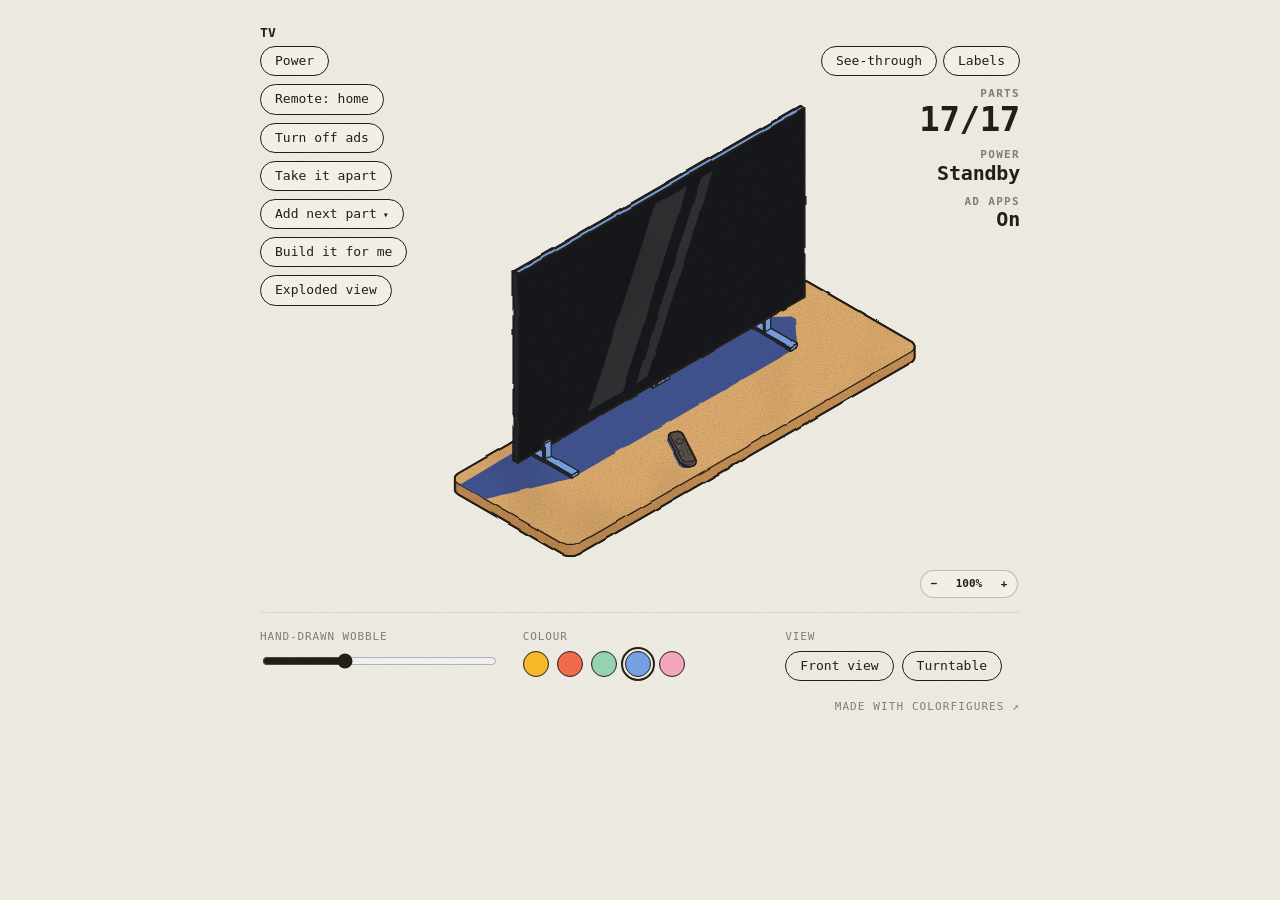
<file: site/rea-home/inside/figures/tv.html>
<!doctype html>
<html lang="en"><head><meta charset="utf-8"><meta name="viewport" content="width=device-width,initial-scale=1">
<title>TV</title><style>.mcap{display:none!important}@media (max-width:560px){.stat .v{font-size:20px!important}.stats{align-items:flex-end}}@media (min-width:561px){.vset{top:4px!important}#stats{top:var(--vset-h,44px)!important}}</style><style>@media (max-width:560px){body > header{display:none}}</style><script>window.FIG_A = () => innerWidth <= 560 ? 1.1 : .75;</script><script>window.LBL_U = () => { if (innerWidth > 560) return 0; const s = document.getElementById("fig"); return s && s.clientWidth && s.viewBox.baseVal.width ? s.viewBox.baseVal.width / s.clientWidth : 0; };</script></head><body>
<script>
/* ============================================================
   Colorfigures core: projection, shapes, shading, ink, labels, page shell.
   A figure page includes this file (scripts/build.py inlines it), then calls mountFigure({...}).
   See SKILL.md for the drawing contract and conventions.
   One fixed view (front-left-top) and one fixed light (from above, behind the viewer's right shoulder: the front is lit,
   the left side is in shade, and cast shadows fall toward the lower left of the screen).
   ============================================================ */

/* ---------- palettes ---------- */
const PALS = {
  mustard: { l:'#f4b829', m:'#d49c1f', d:'#4e4a18' },
  tomato:  { l:'#ef6a4c', m:'#cf5038', d:'#4a2219' },
  mint:    { l:'#93d3b0', m:'#71b693', d:'#1f4034' },
  cobalt:  { l:'#76a0e2', m:'#5a82c6', d:'#1c2948' },
  blush:   { l:'#f3a6bb', m:'#d8869c', d:'#4b2430' },
};
const METAL   = { l:'#eef0f0', m:'#c6ccce', d:'#8f989b' };
const CLEAR   = { l:'#e4f2f4', m:'#c4dfe4', d:'#97b9c0' };
const CERAMIC = { l:'#fbfaf3', m:'#e3e0d2', d:'#bdb8a6' };
const DARK    = { l:'#55504a', m:'#3d3935', d:'#272421' };
const INK = '#231e16';
const SHADOW = '#41538f';

/* ---------- projection (x = depth toward viewer-right, y = toward viewer-left, z = up) ---------- */
const C = Math.cos(Math.PI/6), S = Math.sin(Math.PI/6);
let OX = 0, OY = 0;
/* Free orthographic camera (internal names start with CAM_ / cam so they never clash with a figure's own names). YAW turns the viewer around the vertical axis (45° = the classic front-left view),
   PITCH is how far it looks down (35.26° = true isometric). At the defaults P() is exactly the old isometric
   projection, so every figure drawn for it still lines up. Drag the figure to orbit; double-click to reset.
   rotV(n) maps a world direction into the default view's frame, so vis / tone / any "sum of rotV > 0" test keep
   working at every angle: the viewer is always (1,1,1) and the light stays put relative to the viewer. */
let VIEW = 0, RC = [0, 0], RCZ = 0;
const VIEW_NAMES = ['front', 'left side', 'back', 'right side'];
const TURNS = [0, 2];
const YAW0 = 45, PITCH0 = Math.atan(1/Math.SQRT2) * 180/Math.PI, CAM_K = Math.sqrt(1.5);
let YAW = YAW0, PITCH = PITCH0, CAM_R, CAM_U, CAM_V, CAM_D;                       // right, up, toward viewer, screen-down
const camBasis = (yaw, pitch) => { const t = yaw*Math.PI/180, p = pitch*Math.PI/180, ct = Math.cos(t), st = Math.sin(t), cp = Math.cos(p), sp2 = Math.sin(p);
  return { R:[st,-ct,0], U:[-sp2*ct,-sp2*st,cp], V:[cp*ct,cp*st,sp2] }; };
const CAM_B0 = camBasis(YAW0, PITCH0);
// CAM_LIM: how far (deg) the camera may turn either side of the front view; null = all the way round (set per figure)
let CAM_LIM = null;
function setCam(yaw, pitch){ YAW = CAM_LIM == null ? yaw : Math.max(YAW0 - CAM_LIM, Math.min(YAW0 + CAM_LIM, yaw));
  PITCH = CAM_LIM == null ? Math.max(6, Math.min(78, pitch)) : Math.max(15, Math.min(62, pitch)); const b = camBasis(YAW, PITCH); CAM_R = b.R; CAM_U = b.U; CAM_V = b.V; CAM_D = CAM_U.map(v => -v); }
setCam(YAW0, PITCH0);
const camDot = (a,b) => a[0]*b[0]+a[1]*b[1]+a[2]*b[2];
const rotV = n => { const r = camDot(n,CAM_R), u = camDot(n,CAM_U), v = camDot(n,CAM_V); return [0,1,2].map(i => CAM_B0.R[i]*r + CAM_B0.U[i]*u + CAM_B0.V[i]*v); };
// the light's ground direction turns with the viewer's yaw only (shadows always fall toward the lower left of the screen)
const yawTurn = ([x,y]) => { const t = (YAW - YAW0)*Math.PI/180, c = Math.cos(t), s = Math.sin(t); return [x*c - y*s, x*s + y*c]; };
const rotXY = (x,y) => [x, y];                                                // kept for old callers
const P0 = (x,y,z) => [(x-y)*C + OX, (x+y)*S - z + OY];                       // raw iso
const P  = (x,y,z) => { const q = [x-RC[0], y-RC[1], z-RCZ];
  return [CAM_K*camDot(q,CAM_R) + (RC[0]-RC[1])*C + OX, CAM_K*camDot(q,CAM_D) + (RC[0]+RC[1])*S - RCZ + OY]; };
const Dv = (x,y,z) => [CAM_K*camDot([x,y,z],CAM_R), CAM_K*camDot([x,y,z],CAM_D)];
// distance toward the viewer: draw parts with smaller depth first
const depthOf = p => camDot(p, CAM_V);
// sort [{at:[x,y,z], svg}] back-to-front for the current camera. A part may also give box:[[x0,y0,z0],[x1,y1,z1]]:
// when two boxes are separated along x, y or z, the one on the viewer's side goes last (a centre point alone gets long
// or wrapping parts wrong: a pole beside a row of keys, a spout reaching past a cup).
const boxMid = b => [0,1,2].map(k => (b[0][k] + b[1][k]) / 2);
const sepOrder = (p, q) => { if (!p.box || !q.box) return 0;
  for (let k = 0; k < 3; k++){ if (p.box[1][k] <= q.box[0][k] + 1e-6) return CAM_V[k] >= 0 ? -1 : 1; if (q.box[1][k] <= p.box[0][k] + 1e-6) return CAM_V[k] >= 0 ? 1 : -1; }
  return 0; };
const byDepth = parts => parts.filter(Boolean).sort((p,q) => sepOrder(p,q) || (depthOf(p.at || boxMid(p.box)) - depthOf(q.at || boxMid(q.box)))).map(p => p.svg).join('');
// the half of a vertical ring that faces the viewer / is turned away, as [from, to] angles in degrees (0 = +x, 90 = +y)
const nearHalf = () => [YAW - 90, YAW + 90], farHalf = () => [YAW + 90, YAW + 270];
// an open container (cup, bin, cone, drum) between two rings: far inner wall, then its contents, then the near outer wall
const openShell = (A, B, colour, contents = '') => loft(A, B, colour, true) + contents + loft(A, B, colour);
const f  = v => v.toFixed(1);
const pd = (pts, close=true) => 'M' + pts.map(p => { const q = P(p[0],p[1],p[2]); return f(q[0])+' '+f(q[1]); }).join('L') + (close ? 'Z' : '');
const sp = pts => 'M' + pts.map(q => f(q[0])+' '+f(q[1])).join('L') + 'Z';

/* ---------- 2D shapes in a plane's (u,v) coords (v up), mapped to 3D by a plane ---------- */
const arcUV  = (cu,cv,r,a0,a1,n=7) => { const o=[]; for (let i=0;i<=n;i++){ const a=(a0+(a1-a0)*i/n)*Math.PI/180; o.push([cu+r*Math.cos(a), cv+r*Math.sin(a)]); } return o; };
const rrUV   = (u0,v0,u1,v1,r,n=7) => r <= 0 ? rectUV(u0,v0,u1,v1) : [...arcUV(u1-r,v0+r,r,-90,0,n), ...arcUV(u1-r,v1-r,r,0,90,n), ...arcUV(u0+r,v1-r,r,90,180,n), ...arcUV(u0+r,v0+r,r,180,270,n)];
const rectUV = (u0,v0,u1,v1) => [[u0,v0],[u1,v0],[u1,v1],[u0,v1]];
const ellUV  = (cu,cv,ru,rv,n=24) => Array.from({length:n}, (_,i) => { const a=i/n*2*Math.PI; return [cu+ru*Math.cos(a), cv+rv*Math.sin(a)]; });
const PX = x => ([u,v]) => [x,u,v];      // front-facing plane x = const   (u = y, v = z)
const PY = y => ([u,v]) => [u,y,v];      // side plane y = const           (u = x, v = z)
const PZ = z => ([u,v]) => [u,v,z];      // horizontal plane z = const     (u = x, v = y)
const on = (plane, uv) => uv.map(plane);

/* ---------- vectors + shading ---------- */
const sub=(a,b)=>[a[0]-b[0],a[1]-b[1],a[2]-b[2]], dot=(a,b)=>a[0]*b[0]+a[1]*b[1]+a[2]*b[2];
const cross=(a,b)=>[a[1]*b[2]-a[2]*b[1], a[2]*b[0]-a[0]*b[2], a[0]*b[1]-a[1]*b[0]];
const norm=a=>{ const l=Math.hypot(...a)||1; return a.map(v=>v/l); };
const avg=ps=>ps.reduce((s,p)=>[s[0]+p[0]/ps.length,s[1]+p[1]/ps.length,s[2]+p[2]/ps.length],[0,0,0]);
const vis = n => { const r = rotV(n); return r[0]+r[1]+r[2] > 1e-6; };   // viewer looks from (+1,+1,+1) after the turn
const facing = vis;                                                       // readable alias: is this face toward the viewer?
const SHADOW_K = 0.85, AZ_MIN = 20, AZ_MAX = 160;
// cast shadows are drawn shorter than the shading light implies (0.45 × height instead of 0.85 ×): long shadows of tall
// parts on thin supports (a lamp shade, a fan head) land far from the object and read as separate blobs
const SHADOW_LEN = 0.45;
let L = [0,0,1], SH = [0,0];
function setLight(deg){ const a=deg*Math.PI/180; SH=[SHADOW_K*Math.cos(a), SHADOW_K*Math.sin(a)]; L=norm([-SH[0],-SH[1],1]); }
const LIN = norm([.6,.2,1]);                       // fixed light for interiors / small props
// Three flat tones, but blended across a narrow band at each step, so a face that turns past a threshold while the
// figure rotates fades between tones instead of snapping (at rest almost every face still sits on a pure tone).
const SOFT = .18;
const step3 = (d, hi, lo, m) => { const ss = (a, b, x) => { const k = Math.min(1, Math.max(0, (x - a)/(b - a))); return k*k*(3 - 2*k); };
  const a = ss(hi - SOFT, hi + SOFT, d), b = ss(lo - SOFT, lo + SOFT, d);
  return a >= 1 ? m.l : b <= 0 ? m.d : a > 0 ? mix(m.m, m.l, a) : b < 1 ? mix(m.d, m.m, b) : m.m; };
const tone  = (n,m) => step3(dot(rotV(n),L),   -.15, -.45, m);   // exterior, follows the sun
const toneI = (n,m) => step3(dot(rotV(n),LIN),  .6,   .05, m);   // interior / props
const mix = (a,b,t) => '#' + [1,3,5].map(i => Math.round(parseInt(a.substr(i,2),16)*(1-t) + parseInt(b.substr(i,2),16)*t).toString(16).padStart(2,'0')).join('');
const matOf = hex => ({ l:hex, m:mix(hex,'#000000',.16), d:mix(hex,'#000000',.42) });
const ease = t => t<.5 ? 2*t*t : 1-Math.pow(-2*t+2,2)/2;

/* ---------- drawing primitives (all return SVG strings) ---------- */
const ink   = (d,w=1.0) => `<path d="${d}" fill="none" stroke="${INK}" stroke-width="${w}" stroke-linejoin="round" stroke-linecap="round"/>`;
const fill  = (d,c,extra='') => `<path d="${d}" fill="${c}" ${extra}/>`;
const face  = (d,c) => `<path d="${d}" fill="${c}" stroke="${c}" stroke-width=".7" stroke-linejoin="round"/>`;
const shape = (pts,c,w=.9) => fill(pd(pts),c) + (w ? ink(pd(pts),w) : '');
const line  = (pts,w=.9) => ink(pd(pts,false),w);
// Loft between two rings of equal length (closed). colour(n) picks each strip's fill; flip = seen from inside.
function loft(A, B, colour, flip=false){
  const n=A.length, cen=avg(A.concat(B)); let s='';
  for (let i=0;i<n;i++){
    const a0=A[i], a1=A[(i+1)%n], b1=B[(i+1)%n], b0=B[i];
    let nr = norm(cross(sub(a1,a0), sub(b0,a0)));
    if (!isFinite(nr[0])) continue;
    if (dot(nr, sub(avg([a0,a1,b1,b0]), cen)) < 0) nr = nr.map(v=>-v);
    if (flip) nr = nr.map(v=>-v);
    if (vis(nr)) s += face(pd([a0,a1,b1,b0]), colour(nr));
  }
  return s;
}
function hull(pts){
  pts = pts.slice().sort((a,b)=>a[0]-b[0]||a[1]-b[1]);
  const cr=(o,a,b)=>(a[0]-o[0])*(b[1]-o[1])-(a[1]-o[1])*(b[0]-o[0]); const lo=[], up=[];
  for (const p of pts){ while(lo.length>=2 && cr(lo[lo.length-2],lo[lo.length-1],p)<=0) lo.pop(); lo.push(p); }
  for (const p of pts.reverse()){ while(up.length>=2 && cr(up[up.length-2],up[up.length-1],p)<=0) up.pop(); up.push(p); }
  lo.pop(); up.pop(); return lo.concat(up);
}
// Silhouette ink, weighted by how thick the part is on screen (like a hand inker): the w you pass is the most it gets.
// Thickness = 2 × area / perimeter of the outline (a rod's diameter, about half a box's width), as a share of the
// frame width. A long thin rod, a handle or a knob stays light (~1–1.5); a grinder, kettle or machine body gets the
// heavy ~2.4–2.8. Thin parts stay thin and parts keep air between them.
const hullInk = (pts3, w=1.4) => { const h = hull(pts3.map(p=>P(...p))); let a = 0, per = 0;
  for (let i = 0; i < h.length; i++){ const p = h[i], q = h[(i+1) % h.length]; a += p[0]*q[1] - q[0]*p[1]; per += Math.hypot(q[0]-p[0], q[1]-p[1]); }
  const thick = per ? Math.abs(a) / per / (INK_K * INK_REF_VB) : 0;
  return ink(sp(h), Math.min(w, .9 + 20*thick)); };
// Axis-aligned box: three visible faces, shaded, each outlined. shade = tone (sunlit) or toneI (interior).
function box(x0,y0,z0,x1,y1,z1,m,shade=toneI,w=.9){
  // all six faces, drawn only when they face the viewer (sides first, then top) — correct in every VIEW
  const F = [
    [[0,1,0],  [[x0,y1,z0],[x1,y1,z0],[x1,y1,z1],[x0,y1,z1]]],
    [[1,0,0],  [[x1,y0,z0],[x1,y1,z0],[x1,y1,z1],[x1,y0,z1]]],
    [[0,-1,0], [[x0,y0,z0],[x1,y0,z0],[x1,y0,z1],[x0,y0,z1]]],
    [[-1,0,0], [[x0,y0,z0],[x0,y1,z0],[x0,y1,z1],[x0,y0,z1]]],
    [[0,0,1],  [[x0,y0,z1],[x1,y0,z1],[x1,y1,z1],[x0,y1,z1]]] ];
  return F.filter(([n]) => vis(n)).map(([n,q]) => shape(q, shade(n,m), w)).join('');
}
// Rounded-profile extrusion: profile (u=y, v=z) swept along x from x0 to x1. Body of most machines.
function extrude(profileUV, x0, x1, m, shade=tone){ return loft(on(PX(x0),profileUV), on(PX(x1),profileUV), n=>shade(n,m)); }
// Vertical cylinder (axis z) centred (x,y), radius r from z0 to z1, with top cap.
function cyl(x,y,z0,z1,r,m,shade=toneI,w=1.2,n=24){
  const A=on(PZ(z0),ellUV(x,y,r,r,n)), B=on(PZ(z1),ellUV(x,y,r,r,n));
  return loft(A,B,nr=>shade(nr,m)) + fill(pd(B),shade([0,0,1],m)) + hullInk([...A,...B],w) + ink(pd(B),w*.8);
}
// Cylinder lying along x (e.g. a knob or dial sticking out of a front face): centred (y,z), from x0 to x1.
function cylX(x0,x1,y,z,r,m,shade=toneI,w=1.1,n=20){
  const A=on(PX(x0),ellUV(y,z,r,r,n)), B=on(PX(x1),ellUV(y,z,r,r,n));
  // cap on whichever end faces the viewer (the +x end in VIEW 0)
  const capB = vis([1,0,0]), cap = capB ? B : A, cn = capB ? [1,0,0] : [-1,0,0];
  return loft(A,B,nr=>shade(nr,m)) + (vis(cn) ? fill(pd(cap),shade(cn,m)) : '') + hullInk([...A,...B],w) + (vis(cn) ? ink(pd(cap),w*.8) : '');
}
// Cylinder between any two 3D points a and b (a lamp arm, a rod, a pipe at an angle, a handle bar), radius r.
// The end facing the viewer gets a cap. For a tapered part (a cone, a lamp shade) pass r1 for the radius at b.
function rod(a, b, r, m, shade=toneI, w=1, r1=r, n=16){
  const d = norm(sub(b, a)), u = norm(cross(d, Math.abs(d[2]) < .9 ? [0,0,1] : [1,0,0])), v = cross(d, u);
  const ring = (p, rr) => Array.from({length:n}, (_,i) => { const t = i/n*2*Math.PI, c = Math.cos(t)*rr, s2 = Math.sin(t)*rr;
    return [p[0] + u[0]*c + v[0]*s2, p[1] + u[1]*c + v[1]*s2, p[2] + u[2]*c + v[2]*s2]; });
  const A = ring(a, r), B = ring(b, r1), capB = vis(d), cap = capB ? B : A, cn = capB ? d : d.map(x => -x);
  return loft(A, B, nr => shade(nr, m)) + (Math.max(r, r1) > 0 ? fill(pd(cap), shade(cn, m)) + ink(pd(cap), w*.8) : '') + hullInk([...A, ...B], w);
}
// Text lying flat on a front plane x = const, centred at (y,z) baseline; reads left-to-right on screen.
// text sits on a face: if its reading direction comes out mirrored (or edge-on), that face is turned away, so the text is hidden
const txM = (o, U, V) => (U[0]*V[1] - U[1]*V[0]) <= .02 * Math.hypot(...U) * Math.hypot(...V) ? `matrix(0 0 0 0 ${f(o[0])} ${f(o[1])})` : `matrix(${U[0].toFixed(4)} ${U[1].toFixed(4)} ${V[0].toFixed(4)} ${V[1].toFixed(4)} ${f(o[0])} ${f(o[1])})`;
const tx = (x,y,z,str,size,col=INK,weight=700) => { const o=P(x,y,z);
  return `<text transform="${txM(o, Dv(0,-1,0), Dv(0,0,-1))}" font-size="${size}" fill="${col}" text-anchor="middle" font-family="ui-monospace,Menlo,monospace" font-weight="${weight}" letter-spacing=".04em">${str}</text>`; };
// Text on a side plane y = const, centred at (x,z).
const txY = (x,y,z,str,size,col=INK,weight=700) => { const o=P(x,y,z);
  return `<text transform="${txM(o, Dv(1,0,0), Dv(0,0,-1))}" font-size="${size}" fill="${col}" text-anchor="middle" font-family="ui-monospace,Menlo,monospace" font-weight="${weight}" letter-spacing=".04em">${str}</text>`; };
// Cast shadow of a set of 3D points (any outline of the object), pushed along the light onto z = 0.
// the light stays put relative to the viewer, so the shadow is cast in turned coordinates
// z0: the surface it falls on (a board, a counter); clip it to that surface with clipTo(...) if it could spill off.
// clip: the 3D outline of the surface it falls on (e.g. boardTop(...)), so it can't spill over the edge.
const castShadow = (pts3, z0=0, clip=null) => { const k = SHADOW_LEN / SHADOW_K, [sx, sy] = yawTurn(SH);
  const s = fill(sp(hull(pts3.map(([x,y,z]) => P(x+(z-z0)*sx*k, y+(z-z0)*sy*k, z0)))), SHADOW);
  return clip ? clipTo(clip, s) : s; };
// A board for the object to stand on (a tray, a desk top, a counter): a rounded slab from (x0,y0) to (x1,y1), h thick.
// Draw it first; then castShadow(points, h, boardTop(x0,y0,x1,y1,h,r)) so shadows lie on it and stop at its edge.
const BOARD = { l:'#e6e1d4', m:'#cfc8b8', d:'#aaa293' }, WOOD = { l:'#d9a86c', m:'#bf8a4f', d:'#8e6236' };
const boardTop = (x0,y0,x1,y1,h=3,r=5) => on(PZ(h), rrUV(x0,y0,x1,y1,r));
function board(x0,y0,x1,y1,h=3,r=5,m=BOARD){
  const A = on(PZ(0), rrUV(x0,y0,x1,y1,r)), B = boardTop(x0,y0,x1,y1,h,r);
  return loft(A, B, n => toneI(n, m)) + fill(pd(B), m.l) + ink(pd(B), 1) + hullInk([...A, ...B], 1.8);
}
// Group helpers: clickable target, clip to an opening.
const act  = (name, inner, data='') => `<g data-act="${name}" ${data}>${inner}</g>`;
let _clipN = 0;
// Part label (for "how does it work" figures): a cream pill with a leader line to a 3D point on the part.
// dx, dy = where the pill sits, in screen units at the reference zoom (they scale with the figure like stroke widths).
// on = that part is working right now (the pill turns the accent colour). Labels can be hidden with the Labels switch.
function tag(p3, dx, dy, text, on=false){
  // on a phone (LBL_U = drawing units per screen px) the pill is a numbered badge and the names go in a legend under the figure
  const u = window.LBL_U ? LBL_U() : 0, n = ((window.__ln || (window.__ln = {}))[text] || (__ln[text] = Object.keys(__ln).length + 1));
  const k = INK_K, [X,Y] = P(...p3), fs = u ? 10*u : 8.6*k, h = u ? 17*u : fs*1.8, w = u ? h*(n > 9 ? 1.3 : 1) : text.length*fs*.62 + fs*1.5, cx = X + dx*k, cy = Y + dy*k;
  return `<g class="tag${on ? ' on' : ''}" data-n="${n}" data-t="${text}"><path d="M${f(X)} ${f(Y)}L${f(cx)} ${f(cy)}" fill="none" stroke="${INK}" stroke-width="1"/>`
    + `<circle cx="${f(X)}" cy="${f(Y)}" r="${f(1.3*k)}" fill="${INK}"/>`
    + `<rect x="${f(cx-w/2)}" y="${f(cy-h/2)}" width="${f(w)}" height="${f(h)}" rx="${f(h/2)}" fill="${on ? 'var(--accent,#f4b829)' : '#fff4d6'}" stroke="${INK}" stroke-width="1.2"/>`
    + `<text x="${f(cx)}" y="${f(cy+fs*.36)}" font-size="${f(fs)}" text-anchor="middle" font-family="ui-monospace,Menlo,monospace" font-weight="800" letter-spacing=".04em" fill="${INK}">${u ? n : text}</text></g>`;
}
const clipTo = (pts3, inner) => { const id = 'k' + (++_clipN); return `<clipPath id="${id}"><path d="${pd(pts3)}"/></clipPath><g clip-path="url(#${id})">${inner}</g>`; };

/* ---------- constant on-screen line weight ----------
   Stroke widths are written in model units, and each figure is zoomed to fill the frame, so a small
   object would get fat lines. INK_K rescales every stroke-width (and the wobble/grain filter) so all
   figures match the reference zoom of the booth / vending machine (viewBox ≈ 585 units wide). */
const INK_REF_VB = 585;
let INK_K = 1;
const inkScale = svg => INK_K === 1 ? svg : svg.replace(/stroke-width="([\d.]+)"/g, (_, w) => `stroke-width="${(+w * INK_K).toFixed(2)}"`);

/* ---------- page shell ---------- */
const CORE_CSS = `
  :root{--paper:#f2efe7;--ink:#231e16;--muted:#857d6e;--rule:#ddd6c8}
  *{box-sizing:border-box} html,body{margin:0;height:100%}
  body{background-color:var(--paper);
    background-image:url("data:image/svg+xml;utf8,<svg xmlns='http://www.w3.org/2000/svg' width='320' height='320'><filter id='p'><feTurbulence type='fractalNoise' baseFrequency='.85' numOctaves='3' stitchTiles='stitch'/><feColorMatrix values='0 0 0 0 .42  0 0 0 0 .39  0 0 0 0 .33  .16 0 0 0 0'/></filter><rect width='100%' height='100%' filter='url(%23p)'/></svg>");
    overflow-x:hidden;color:var(--ink);font:13px/1.4 ui-monospace,SFMono-Regular,Menlo,monospace;display:flex;flex-direction:column;align-items:center;padding:24px 16px 32px}
  header{width:100%;max-width:760px;display:flex;justify-content:space-between;align-items:baseline;gap:12px;flex-wrap:wrap}
  header h1{font-size:13px;font-weight:600;margin:0;letter-spacing:.02em} header span{color:var(--muted)}
  #fig{width:100%;max-width:760px;height:auto;display:block;margin:4px 0 8px;user-select:none;overflow:visible}
  #fig{cursor:grab;touch-action:pan-y} #fig.drag{cursor:grabbing} #fig [data-act]{cursor:pointer}
  #readout, .idea{display:none}   /* status line + big idea are off: the buttons and motion tell the story */
  .idea{width:100%;max-width:760px;margin:-6px 0 16px;font-size:12.5px;line-height:1.5;text-align:center;color:var(--ink)}
  .idea strong{letter-spacing:.12em;text-transform:uppercase;font-size:11px;margin-right:8px}
  #readout{position:relative;min-height:1.4em;letter-spacing:.08em;text-transform:uppercase;margin-bottom:14px;text-align:center;text-shadow:0 0 3px var(--paper),0 0 6px var(--paper),0 0 10px var(--paper)}
  .stage{position:relative;width:100%;max-width:760px}
  .actions{position:absolute;top:4px;left:0;display:flex;flex-direction:column;align-items:flex-start;gap:8px;z-index:2;max-width:220px}
  .actions .cap{color:var(--muted);font-size:11px;letter-spacing:.08em;text-transform:uppercase;margin:0 0 2px}
  html.nolabels #fig .tag{display:none}
  .ctl[hidden]{display:none}
  /* ui.flash(text): a short note under the buttons ("the can is empty — refill it"); the status line itself stays hidden */
  .toast{position:absolute;left:0;z-index:3;font-size:11.5px;letter-spacing:.06em;text-transform:uppercase;background:var(--paper);
    border:1.5px solid var(--ink);border-radius:8px;padding:4px 9px;box-shadow:2px 2px 0 var(--ink);opacity:0;transition:opacity .2s;pointer-events:none;max-width:240px}
  .toast.show{opacity:1}
  .made-with{width:100%;max-width:760px;margin-top:18px;text-align:right;font-size:11px;letter-spacing:.1em;text-transform:uppercase}
  .made-with a{color:var(--muted);text-decoration:none} .made-with a:hover{color:var(--ink)}
  .stats{position:absolute;top:4px;right:0;display:flex;flex-direction:column;align-items:flex-end;gap:10px;z-index:2;text-align:right}
  .stat .k{font-size:11px;font-weight:700;letter-spacing:.12em;text-transform:uppercase;color:var(--muted)}
  .stat .v{font-size:34px;font-weight:800;line-height:1.05;letter-spacing:-.01em;font-variant-numeric:tabular-nums;color:var(--ink)}
  .stat.small .v{font-size:20px}
  .stat .v.bump{animation:bump .35s ease-out}
  @keyframes bump{0%{transform:scale(1.18)}100%{transform:none}}
  .stepwrap{position:relative;display:flex;align-items:center;gap:8px}
  .act{font:inherit;color:var(--ink);background:var(--paper);border:1.5px solid var(--ink);border-radius:999px;padding:5px 14px;cursor:pointer;white-space:nowrap}
  .act:hover{background:color-mix(in srgb,var(--paper) 92%,var(--ink))}
  .act .car{margin-left:6px;font-size:10px}
  .act:focus-visible{outline:2px solid var(--ink);outline-offset:3px}
  .chips{display:none;flex-wrap:wrap;gap:6px;background:var(--paper);border:2px solid var(--ink);border-radius:12px;box-shadow:3px 3px 0 var(--ink);
    padding:8px;width:max-content;max-width:min(300px,62vw);position:absolute;left:calc(100% + 10px);top:-4px;z-index:3}
  .stepwrap.open .chips{display:flex}
  .chip{white-space:nowrap;font:inherit;font-size:11.5px;font-weight:700;color:var(--ink);background:var(--paper);border:1.5px solid var(--ink);border-radius:8px;padding:4px 8px;cursor:pointer;box-shadow:2px 2px 0 var(--ink)}
  .chip:hover{background:var(--accent,#f4b829);transform:translate(-1px,-1px)}
  .chip.current{background:var(--ink);color:var(--paper)} .chip.current:hover{background:var(--ink);transform:none}
  .chip.off{opacity:.45} .chip.off:hover{transform:none;background:var(--paper)}
  
  @media (max-width:560px){body{padding:14px 12px 24px}header span,.actions .cap{display:none}.actions{flex-direction:row;flex-wrap:wrap;gap:6px}.act{font-size:12px;padding:4px 11px}.stats{position:static;flex-direction:row;justify-content:flex-end;gap:18px;margin-bottom:4px}.actions{position:static;max-width:none;margin:6px 0 4px}.chips{left:0;top:calc(100% + 8px)}}
  .controls{width:100%;max-width:760px;display:grid;grid-template-columns:repeat(auto-fit,minmax(200px,1fr));gap:14px 28px;border-top:1px solid var(--rule);padding-top:16px}
  .ctl{display:flex;flex-direction:column;gap:6px}
  .ctl label{color:var(--muted);font-size:11px;letter-spacing:.08em;text-transform:uppercase}
  input[type=range]{width:100%;accent-color:var(--ink)}
  .row{display:flex;gap:8px;flex-wrap:wrap}
  button{font:inherit;color:var(--ink);background:transparent;border:1.5px solid var(--ink);border-radius:999px;padding:5px 14px;cursor:pointer}
  button:hover{background:#0000000d}
  button[aria-pressed=true]:not(.sw){background:var(--ink);color:var(--paper)}
  .sw{width:26px;height:26px;padding:0;border-radius:50%} .sw[aria-pressed=true]{outline:2px solid var(--ink);outline-offset:2px}`;

const filterFor = k => `<filter id="hand" x="-3%" y="-3%" width="106%" height="106%" color-interpolation-filters="sRGB">
  <feTurbulence type="fractalNoise" baseFrequency="${(0.045/k).toFixed(4)}" numOctaves="2" seed="4" result="warp"/>
  <feDisplacementMap id="wob" in="SourceGraphic" in2="warp" scale="${(2.4*k).toFixed(2)}" xChannelSelector="R" yChannelSelector="G" result="wob"/>
  <feTurbulence type="fractalNoise" baseFrequency="${(0.9/k).toFixed(4)}" numOctaves="3" seed="11" result="n1"/>
  <feColorMatrix in="n1" type="matrix" values=".3 0 0 0 .84  .3 0 0 0 .84  .3 0 0 0 .84  0 0 0 0 1" result="grain"/>
  <feTurbulence type="fractalNoise" baseFrequency="${(0.012/k).toFixed(4)}" numOctaves="2" seed="7" result="n2"/>
  <feColorMatrix in="n2" type="matrix" values=".3 0 0 0 .85  .3 0 0 0 .85  .3 0 0 0 .85  0 0 0 0 1" result="blot"/>
  <feBlend in="wob" in2="grain" mode="multiply" result="g1"/><feBlend in="g1" in2="blot" mode="multiply" result="g2"/>
  <feComposite in="g2" in2="wob" operator="in"/></filter>`;

/* mountFigure({
     fig:'03', title:'Photo booth', hint:'click the curtain…',
     size:[W,D,H],                 // bounding box, used to frame the view (shadow range included)
     palette:'mustard',            // default PALS key
     state:{...},                  // figure state (st.pal is built in)
     scene: (st, m) => svgString,  // m = current palette {l,m,d}
     readout: st => 'text',        // status line under the figure
     buttons: [{label, onClick(st, ui)}      // listed in the order the user should do them
               | {label, choices: st => [{label, onClick(st,ui), current?, disabled?, why?}]}],   // opens a picker
     stats: st => [{label, value, small?}],   // optional: big numbers top-right (credit, change, score)
     credit: false,                // optional: hide the small "Made with Colorfigures" link
     acts: { name(st, el, ui){} },  // clicks on act(name, …) groups; el has dataset
     params(st, q){}               // optional: read URLSearchParams for screenshot states
   })  -> ui = { st, render, animate(stepFn), flash(text,ms) }
   animate(step): calls step(dt seconds) every frame and re-renders until step returns false. */
addEventListener('error', e => { document.documentElement.dataset.errors = (document.documentElement.dataset.errors || '') + ' ' + e.message + ';'; });
/* The hand-drawn filter's noise never changes, but browsers recompute every feTurbulence each time the drawing changes
   (on phones SVG filters run on the CPU, so this is most of the cost of a frame). bakeNoise renders each noise layer once
   into an image and swaps it in: coarse layers as one small image over the whole view (they are smooth, so scaling up
   is invisible), fine grain as a seamless tile. If anything fails (an old browser), the live filter simply stays. */
function bakeNoise(svg){
  const fl = document.getElementById('hand'); if (!fl || typeof Image === 'undefined') return;
  const NS = 'http://www.w3.org/2000/svg', vb = svg.viewBox.baseVal;
  const x0 = vb.x - vb.width*.35, y0 = vb.y - vb.height*.35, w0 = vb.width*1.7, h0 = vb.height*1.7;
  for (const t of [...fl.querySelectorAll('feTurbulence')]){
    const fq = parseFloat(t.getAttribute('baseFrequency')), oct = +(t.getAttribute('numOctaves') || 1);
    if (!(fq > 0)) continue;
    const fine = fq * Math.max(w0, h0) > 80;
    if (fine) continue;   // fine grain stays live: a repeated tile leaves faint seams on some GPUs
    const rx = fine ? 0 : x0, ry = fine ? 0 : y0, rw = fine ? 48 / fq : w0, rh = fine ? 48 / fq : h0;
    const ppu = fq * (fine ? 7 : 5) * Math.pow(2, Math.max(0, oct - 1) * .5), PW = Math.ceil(rw * ppu), PH = Math.ceil(rh * ppu);
    if (PW * PH > 1200 * 1200) continue;
    const tb = t.cloneNode(); tb.removeAttribute('result'); if (fine) tb.setAttribute('stitchTiles', 'stitch');
    const src = `<svg xmlns="${NS}" width="${PW}" height="${PH}" viewBox="${rx} ${ry} ${rw} ${rh}"><filter id="n" filterUnits="userSpaceOnUse" x="${rx}" y="${ry}" width="${rw}" height="${rh}" color-interpolation-filters="sRGB">${tb.outerHTML}</filter><rect x="${rx}" y="${ry}" width="${rw}" height="${rh}" filter="url(#n)"/></svg>`;
    const img = new Image();
    img.onload = () => { try {
      const c = document.createElement('canvas'); c.width = PW; c.height = PH; const g = c.getContext('2d'); g.drawImage(img, 0, 0);
      // store the noise's colour values fully opaque: the filter reads its colour channels, and an image with
      // see-through pixels would be read premultiplied (darker) by some browsers
      const px = g.getImageData(0, 0, PW, PH); for (let i = 3; i < px.data.length; i += 4) px.data[i] = 255; g.putImageData(px, 0, 0);
      const url = c.toDataURL('image/png'), res = t.getAttribute('result');
      const im = document.createElementNS(NS, 'feImage');
      // a tile must sit inside the filter's region (the drawing's box) or it gets clipped: anchor it at the drawing's
      // centre, snapped to whole tiles so the grain keeps the same phase as the live noise would
      let ox = rx, oy = ry;
      if (fine){ const bb = svg.getElementById ? document.getElementById('art').getBBox() : { x: 0, y: 0, width: 0, height: 0 };
        ox = Math.floor((bb.x + bb.width/2) / rw) * rw; oy = Math.floor((bb.y + bb.height/2) / rh) * rh; }
      for (const [k, v] of [['x', ox], ['y', oy], ['width', rw], ['height', rh], ['preserveAspectRatio', 'none']]) im.setAttribute(k, v);
      im.setAttribute('href', url); im.setAttributeNS('http://www.w3.org/1999/xlink', 'xlink:href', url);
      if (!t.isConnected) return;
      if (fine){ im.setAttribute('result', res + '_tile'); const tl = document.createElementNS(NS, 'feTile'); tl.setAttribute('in', res + '_tile'); tl.setAttribute('result', res); t.replaceWith(im, tl); }
      else { im.setAttribute('result', res); t.replaceWith(im); }
    } catch (e) {} };
    img.src = 'data:image/svg+xml;charset=utf-8,' + encodeURIComponent(src);
  }
}
function mountFigure(cfg){
  document.title = cfg.title;
  const style = document.createElement('style'); style.textContent = CORE_CSS; document.head.appendChild(style);
  document.body.innerHTML = `
    <header><h1>${cfg.title}</h1></header><!-- REA Home: the device name only, no figure number -->
    <div class="stage">
      ${cfg.buttons && cfg.buttons.length ? `<div class="actions" id="btns"></div>` : ''}
      ${cfg.stats ? '<div class="stats" id="stats"></div>' : ''}
      <div class="toast" id="toast" role="status"></div>
      <svg id="fig" role="img" aria-label="${cfg.title}"><defs id="fdefs"></defs><g id="art" filter="url(#hand)"></g></svg>
    </div>
    <div id="readout"></div>
    ${cfg.idea ? `<p class="idea"><strong>The big idea</strong>${cfg.idea}</p>` : ''}
    <div class="controls">
      <div class="ctl"><label for="wb">Hand-drawn wobble</label><input id="wb" type="range" min="0" max="7" step="0.1" value="2.4"></div>
      <div class="ctl"><label>Colour</label><div class="row" id="pals"></div></div>
      <div class="ctl"><label>View</label><div class="row"><button id="vreset">Front view</button><button id="vspin" aria-pressed="false">Turntable</button></div></div>
      <div class="ctl" id="lblctl" hidden><label>Labels</label><div class="row"><button id="lbl" aria-pressed="true">On</button></div></div>
    </div>
    ${cfg.credit === false ? '' : '<footer class="made-with"><a href="https://april-zhu.com/colorfigures" target="_blank" rel="noopener">Made with Colorfigures ↗</a></footer>'}`;
  const st = cfg.state || {};            // kept as the same object, so a figure may hold on to it
  if (!st.pal) st.pal = cfg.palette || 'mustard';
  if (st.az == null) st.az = 105;
  const q = new URLSearchParams(location.search);
  // a figure turns all the way round only once it has been checked from every side (turn:'full'); otherwise it turns
  // +-60 deg around the front, where it was drawn. ?free=1 unlocks it for testing.
  CAM_LIM = cfg.turn === 'full' || q.get('free') === '1' ? null : 60;
  if (PALS[q.get('pal')]) st.pal = q.get('pal');
  if (cfg.params) cfg.params(st, q);

  // frame on the object itself: centred, filling ~60% of the width / ~78% of the height of a 4:3 view.
  // The cast shadow is allowed to spill outside the frame (svg overflow is visible).
  const [W,D,H] = cfg.size, pts = [];
  OX = OY = 0; RC = cfg.center || [W/2, D/2]; RCZ = H/2;
  VIEW = 0; setCam(YAW0, PITCH0);
  for (const x of [0,W]) for (const y of [0,D]) for (const z of [0,H]) pts.push(P(x,y,z));
  const xs=pts.map(p=>p[0]), ys=pts.map(p=>p[1]);
  const bw = Math.max(...xs)-Math.min(...xs), bh = Math.max(...ys)-Math.min(...ys);
  // the object fills ~74% of the width / ~88% of the height, nudged right of centre so the buttons (top left) stay clear
  // on a phone (FIG_A, from the gallery) the frame grows taller than 4:3, as far as the object needs, so tall machines fill it;
  // the spare height goes mostly below; the object stays centred (its shadow may run off the edge, by the owner's call)
  const PA = window.FIG_A ? FIG_A() : .75, A = PA === .75 ? .75 : Math.min(PA, Math.max(.75, bh/.88/(bw/.74)*1.08)), vbW = Math.max(bw/.74, bh/.88/A), vbH = vbW*A;
  OX = (vbW-bw)/2 + (PA === .75 ? vbW*.06 : 0) - Math.min(...xs); OY = (PA === .75 ? vbH*.04 : (vbH - bh)*.3) - Math.min(...ys);   // sit a little high: shadows fall downward
  const svg = document.getElementById('fig');
  svg.setAttribute('viewBox', `0 0 ${f(vbW)} ${f(vbH)}`);
  INK_K = vbW / INK_REF_VB;
  document.getElementById('fdefs').innerHTML = filterFor(INK_K);
  bakeNoise(svg);

  const art = document.getElementById('art'), readout = document.getElementById('readout');
  const ui = { st };
  ui.render = () => { _clipN = 0; document.documentElement.style.setProperty('--accent', PALS[st.pal].l); art.innerHTML = inkScale(cfg.scene(st, PALS[st.pal])); if (!ui._flash) readout.textContent = cfg.readout ? cfg.readout(st) : ''; if (ui.drawStats) ui.drawStats(); };
  // big numbers in the top-right corner (credit, change, score…); a value that changes gets a little bump
  const statsEl = document.getElementById('stats'), prevStats = {};
  ui.drawStats = () => { if (!statsEl) return;
    const list = cfg.stats(st).filter(Boolean), html = list.map(x => `<div class="stat${x.small ? ' small' : ''}"><div class="k">${x.label}</div><div class="v" data-k="${x.label}">${x.value}</div></div>`).join('');
    if (statsEl._html !== html){ statsEl._html = html; statsEl.innerHTML = html;
      statsEl.querySelectorAll('.v').forEach(v => { if (prevStats[v.dataset.k] != null && prevStats[v.dataset.k] !== v.textContent) v.classList.add('bump'); prevStats[v.dataset.k] = v.textContent; }); } };
  let flashT = 0;
  const toast = document.getElementById('toast');
  ui.flash = (text, ms=1600) => { ui._flash = true; readout.textContent = text; toast.textContent = text;
    toast.style.top = ((document.getElementById('btns') ? document.getElementById('btns').offsetTop + document.getElementById('btns').offsetHeight : 0) + 8) + 'px'; toast.classList.add('show');
    clearTimeout(flashT); flashT = setTimeout(() => { ui._flash = false; toast.classList.remove('show'); ui.render(); }, ms); };
  // One frame driver for every running animation: each frame runs all the steps, then draws once (two animations at
  // the same time no longer draw twice). It follows the screen's frames, with a timer fallback for when frames don't
  // come (headless shots, a hidden tab). ui.invalidate() asks for one redraw on the next frame (used while dragging).
  const steps = new Set(); let driving = false, lastT = 0, fbT = 0;
  const frame = () => { if (!driving) return; driving = false; clearTimeout(fbT);
    const now = performance.now(), dt = Math.max(0, Math.min(.05, (now - lastT) / 1000)); lastT = now;
    for (const s of [...steps]) if (s(dt) === false) steps.delete(s);
    ui.render(); if (steps.size) drive(); };
  const drive = () => { if (driving) return; driving = true; requestAnimationFrame(frame); fbT = setTimeout(frame, 60); };
  ui.animate = step => { if (!steps.size && !driving) lastT = performance.now(); steps.add(step); drive(); };
  ui.invalidate = () => drive();

  // clickable parts react on press, not on click: while something animates, the scene is redrawn every frame, so the
  // element under the pointer is replaced between press and release and a 'click' would never fire
  svg.addEventListener('pointerdown', e => { if (e.button) return; const a = e.target.closest('[data-act]'); if (!a || !cfg.acts || !cfg.acts[a.dataset.act]) return;
    e.preventDefault(); cfg.acts[a.dataset.act](st, a, ui); ui.render(); });
  // orbit: drag anywhere that is not a clickable part (the machine turns the way the finger moves); arrow keys nudge; double-click eases back to the front view
  let drag = null, spin = false, camAnim = 0;
  const camTo = (y, p, ms=700) => { const y0 = YAW, p0 = PITCH, dy = ((y - y0 + 540) % 360) - 180, id = ++camAnim; let t = 0;
    ui.animate(dt => { if (id !== camAnim) return false; t += dt*1000; const k = Math.min(1, t / ms), e = ease(k); setCam(y0 + dy*e, p0 + (p - p0)*e); return k < 1; }); };
  ui.camTo = camTo;
  svg.addEventListener('pointerdown', e => { if (e.button || e.target.closest('[data-act]')) return;
    camAnim++; drag = { x:e.clientX, y:e.clientY, yaw:YAW, pitch:PITCH }; svg.classList.add("drag"); try { svg.setPointerCapture(e.pointerId); } catch {} });
  svg.addEventListener('pointermove', e => { if (!drag) return; const k = 300 / svg.getBoundingClientRect().width;
    setCam(drag.yaw + (e.clientX - drag.x)*.55*k, drag.pitch + (e.clientY - drag.y)*.35*k); ui.invalidate(); });
  const endDrag = () => { drag = null; svg.classList.remove('drag'); };
  svg.addEventListener('pointerup', endDrag); svg.addEventListener('pointercancel', endDrag);
  svg.addEventListener('dblclick', e => { if (!e.target.closest('[data-act]')) camTo(YAW0, PITCH0); });
  addEventListener('keydown', e => { const k = { ArrowLeft:[-15,0], ArrowRight:[15,0], ArrowUp:[0,8], ArrowDown:[0,-8] }[e.key];
    if (!k || window.GAME_KEYS || /input|textarea/i.test(e.target.tagName)) return; e.preventDefault(); camTo(YAW + k[0], PITCH + k[1], 260); });   // a game figure keeps the arrows for play
  document.getElementById('vreset').onclick = () => { spin = false; vsp.setAttribute('aria-pressed', false); camTo(YAW0, PITCH0); };
  const vsp = document.getElementById('vspin');
  vsp.onclick = () => { spin = !spin; vsp.setAttribute('aria-pressed', spin); camAnim++;
    let dir = 1;   // with a turning limit, the turntable swings back and forth inside it
    if (spin) ui.animate(dt => { if (!spin) return false; if (!drag){ let y = YAW + dir*dt*18;
      if (CAM_LIM != null && Math.abs(y - YAW0) >= CAM_LIM - .5){ dir = -dir; y = YAW + dir*dt*18; } setCam(y, PITCH); } return true; }); };
  if (q.has('yaw') || q.has('pitch')) setCam(+(q.get('yaw') ?? YAW0), +(q.get('pitch') ?? PITCH0));
  const btns = document.getElementById('btns');
  const stepEls = [];
  if (btns) cfg.buttons.forEach((b, i) => {
    const wrap = document.createElement('div'); wrap.className = 'stepwrap';
    const el = document.createElement('button'); el.className = 'act';
    el.innerHTML = `${b.label}${b.choices ? '<span class="car">▾</span>' : ''}`;
    wrap.appendChild(el); btns.appendChild(wrap); stepEls.push(el);
    if (!b.choices){ el.onclick = () => { closeChips(); b.onClick(st, ui); ui.render(); }; return; }
    const chips = document.createElement('div'); chips.className = 'chips'; wrap.appendChild(chips);
    el.onclick = e => { e.stopPropagation(); const open = !wrap.classList.contains('open'); closeChips();
      if (!open) return;
      chips.innerHTML = '';
      // every choice stays clickable, so nothing silently ignores a press:
      //   current:true  = the one in use (shown selected); a press just says so
      //   disabled:true = not possible right now (shown faded); a press says why (c.why, or a generic note)
      for (const c of b.choices(st)){ const ch = document.createElement('button'); ch.className = 'chip' + (c.current ? ' current' : c.disabled ? ' off' : ''); ch.textContent = c.label;
        if (c.current) ch.setAttribute('aria-pressed', 'true');
        ch.onclick = ev => { ev.stopPropagation(); closeChips();
          if (c.current) return ui.flash(`${c.label}: already set`); // REA Home: no em dash
          if (c.disabled) return ui.flash(c.why || `${c.label} isn't possible right now`);
          c.onClick(st, ui); ui.render(); }; chips.appendChild(ch); }
      wrap.classList.add('open'); };
  });
  function closeChips(){ document.querySelectorAll('.stepwrap.open').forEach(w => w.classList.remove('open')); }
  document.addEventListener('click', closeChips);

  document.getElementById('wb').oninput = e => document.getElementById('wob').setAttribute('scale', (e.target.value * INK_K).toFixed(2));
  const pals = document.getElementById('pals');
  for (const [k,p] of Object.entries(PALS)){
    const b = document.createElement('button'); b.className='sw'; b.title=k; b.style.background=p.l; b.setAttribute('aria-pressed', k===st.pal);
    b.onclick = () => { st.pal=k; [...pals.children].forEach(c=>c.setAttribute('aria-pressed', c===b)); ui.render(); };
    pals.appendChild(b);
  }
  // labels: the switch appears when the figure draws any tag(); ?labels=0 starts with them hidden
  const lblctl = document.getElementById('lblctl'), lbl = document.getElementById('lbl');
  const setLabels = on => { document.documentElement.classList.toggle('nolabels', !on); lbl.textContent = on ? 'On' : 'Off'; lbl.setAttribute('aria-pressed', on); };
  lbl.onclick = () => setLabels(document.documentElement.classList.contains('nolabels'));
  if (q.get('labels') === '0') setLabels(false);
  // testing: ?press=Label@ms,Label@ms clicks the buttons whose text starts with Label at those times after load
  // (any order, repeats allowed); Label>Choice picks a choice from a picker button (?press=Speed>3@300).
  // Script errors and unknown labels are recorded on <html data-errors="…">
  window.__st = st;
  const noteErr = m => { document.documentElement.dataset.errors = (document.documentElement.dataset.errors || '') + ' ' + m + ';'; };
  const starts = (el, t) => el.textContent.trim().toLowerCase().startsWith(t.trim().toLowerCase());
  if (q.has('press')) q.get('press').split(',').forEach(item => { const [what, ms] = item.split('@'), [label, choice] = what.split('>');
    setTimeout(() => { const b = [...document.querySelectorAll('.act')].find(b => starts(b, label));
      if (!b) return noteErr(`no button "${label}"`);
      b.click(); if (choice == null) return;
      const c = [...b.parentElement.querySelectorAll('.chip')].find(c => starts(c, choice));
      if (c && !c.disabled) c.click(); else noteErr(`no choice "${choice}" in "${label}"`); }, +ms || 0); });
  setLight(st.az); ui.render();
  if (art.querySelector('.tag')) lblctl.hidden = false;
  return ui;
}

/* ---------- see-through + labels kit (shared; the figure supplies its own working parts) ----------
   xrCallouts(items, B): pills in two columns either side of the object, sorted top to bottom so leaders never cross.
     items: [{ at:[x,y,z], text, on }], B: the object's bounds [x0, x1, y0, y1, z0, z1].
   xrGhost(body, mech, k, OUTp, x0, x1, m): far walls faintly, the working parts, then the case as a ghost over them.
   xrMount(getUI, caption): the See-through / Labels switches (top right), the caption under the figure, label hiding. */
function xrCallouts(items, B){
  const pts = []; for (const x of [B[0], B[1]]) for (const y of [B[2], B[3]]) for (const z of [B[4], B[5]]) pts.push(P(x, y, z));
  const xmin = Math.min(...pts.map(p => p[0])), xmax = Math.max(...pts.map(p => p[0])), cx = (xmin + xmax)/2;
  // on a phone (LBL_U = drawing units per screen px) each label is a numbered badge and the names go in a legend under the figure
  const k = INK_K, u = window.LBL_U ? LBL_U() : 0, fs = u ? 10*u : 8.6*k, hgt = u ? 17*u : fs*1.8, gap = hgt + (u ? 3*u : 3*k);
  const L = [], R = [];
  const svgEl = document.getElementById('fig'), vb = svgEl.viewBox.baseVal, btn = document.getElementById('btns');
  const wMax = u ? hgt*1.3 + 12*k : Math.max(...items.map(it => it.text.length))*fs*.62 + fs*1.5 + 12*k;
  const roomL = xmin - vb.x >= wMax, roomR = vb.x + vb.width - xmax >= wMax;
  for (const it of items){ const [X, Y] = P(...it.at); ((X < cx && roomL) || !roomR ? L : R).push({ ...it, X, Y }); }
  let s = '';
  let top = { [-1]: fs, [1]: fs + 30*k };
  if (btn && svgEl.getScreenCTM()){ const r = btn.getBoundingClientRect(), q = new DOMPoint(r.right, r.bottom + 50).matrixTransform(svgEl.getScreenCTM().inverse());
    if (q.y > 0) top[-1] = q.y + hgt; }
  for (const [col, side] of [[L, -1], [R, 1]]){
    col.sort((a, b) => a.Y - b.Y);
    let y = -1e9; for (const c of col){ c.py = Math.max(c.Y, y + gap, top[side]); y = c.py; }
    const shift = col.length ? Math.max(0, col.reduce((a, c) => a + c.py - c.Y, 0) / col.length) : 0;
    const room = col.length ? col[0].py - top[side] : 0; for (const c of col) c.py -= Math.min(shift, room);
    for (const c of col){
      c.n = ((window.__ln || (window.__ln = {}))[c.text] || (__ln[c.text] = Object.keys(__ln).length + 1)); const w = u ? hgt*(c.n > 9 ? 1.3 : 1) : c.text.length*fs*.62 + fs*1.5;
      let px = side < 0 ? xmin - 10*k - w/2 : xmax + 10*k + w/2; px = Math.max(vb.x + w/2 + 2*k, Math.min(vb.x + vb.width - w/2 - 2*k, px));
      const ex = px - side*w/2;
      s += `<g class="tag${c.on ? ' on' : ''}" data-n="${c.n}" data-t="${c.text}"><path d="M${f(c.X)} ${f(c.Y)}L${f(ex + side*-4*k)} ${f(c.py)}L${f(ex)} ${f(c.py)}" fill="none" stroke="${INK}" stroke-width="1"/>`
        + `<circle cx="${f(c.X)}" cy="${f(c.Y)}" r="${f(1.4*k)}" fill="${INK}"/>`
        + `<rect x="${f(px - w/2)}" y="${f(c.py - hgt/2)}" width="${f(w)}" height="${f(hgt)}" rx="${f(hgt/2)}" fill="${c.on ? 'var(--accent,#f4b829)' : '#fff4d6'}" stroke="${INK}" stroke-width="1.2"/>`
        + `<text x="${f(px)}" y="${f(c.py + fs*.36)}" font-size="${f(fs)}" text-anchor="middle" font-family="ui-monospace,Menlo,monospace" font-weight="800" letter-spacing=".04em" fill="${INK}">${u ? c.n : c.text}</text></g>`;
    }
  }
  return s;
}
function xrGhost(body, mech, k, OUTp, x0, x1, m){
  const fF = facing([1,0,0]), fB = facing([-1,0,0]);
  const far = `<g opacity="${f(.5*k)}">` + loft(on(PX(x0), OUTp), on(PX(x1), OUTp), n => mix(toneI(n.map(v => -v), m), '#f2efe7', .55), true)
    + (fF ? fill(pd(on(PX(x0), OUTp)), mix(m.d, '#f2efe7', .5)) : '') + (fB ? fill(pd(on(PX(x1), OUTp)), mix(m.d, '#f2efe7', .5)) : '') + `</g>`;
  return far + mech + `<g opacity="${f(1 - .8*k)}">${body}</g>` + `<g opacity="${f(.6*k)}">` + hullInk([...on(PX(x0), OUTp), ...on(PX(x1), OUTp)], 2.8) + `</g>`;
}
function xrMount(getUI, caption, opt = {}){   // opt.labelsOnly: only the Labels switch (the insides are on show already)
  const ui = getUI(), q = new URLSearchParams(location.search), html = document.documentElement;
  if (q.get('labels') !== '1') html.classList.add('nolabels');
  if (ui.st.xr == null){ ui.st.xr = 0; ui.st.xrT = 0; }
  if (q.get('xr') === '1') ui.st.xr = ui.st.xrT = 1;
  const old = document.getElementById('lblctl'); if (old) old.style.display = 'none';
  const vset = document.createElement('div'); vset.className = 'vset';
  vset.innerHTML = '<div class="vrow">' + (opt.labelsOnly ? '' : '<button class="act" id="xrb" aria-pressed="false">See-through</button>') + '<button class="act" id="lblb" aria-pressed="false">Labels</button></div>';
  document.querySelector('.stage').appendChild(vset);
  // pages with a stats panel in the top right: the switches go just under it
  const place = () => { const sp = document.getElementById('stats'); vset.style.top = sp ? (sp.offsetTop + sp.offsetHeight + 10) + 'px' : ''; };
  place(); new ResizeObserver(place).observe(document.getElementById('stats') || vset);
  const xrb = document.getElementById('xrb'), lblb = document.getElementById('lblb');
  const sync = () => { if (xrb) xrb.setAttribute('aria-pressed', !!getUI().st.xrT); lblb.setAttribute('aria-pressed', !html.classList.contains('nolabels')); };
  if (xrb) xrb.onclick = () => { const u = getUI(), st = u.st; st.xr = st.xr || 0; st.xrT = st.xrT ? 0 : 1; sync();
    u.animate(dt => { const g = Math.sign(st.xrT - st.xr); st.xr = Math.min(1, Math.max(0, st.xr + g*dt/.7)); return st.xr !== st.xrT; }); };
  lblb.onclick = () => { html.classList.toggle('nolabels'); sync(); };
  sync();
  const cap = document.createElement('p'); cap.className = 'mcap'; document.querySelector('.stage').after(cap);
  const css = document.createElement('style');
  css.textContent = '.vset{position:absolute;top:4px;right:0;z-index:2}.vrow{display:flex;gap:6px}.vset .act[aria-pressed=true]{background:var(--ink);color:var(--paper)}'
    + 'html.nolabels #fig .tag{display:none}.mcap{width:100%;max-width:760px;min-height:3em;margin:0 0 14px;font-size:12.5px;line-height:1.5;text-align:center;transition:opacity .3s}'
    + '@media (max-width:560px){.vset{position:static;margin:4px 0}}';
  document.head.appendChild(css);
  const r0 = ui.render; ui.render = () => { r0(); const st = getUI().st; cap.style.opacity = st.xr > .5 ? 1 : 0; cap.textContent = caption(st); };
  ui.render();
}
// same, for a body lofted between two horizontal rings A (bottom) and B (top)
function xrGhostRings(body, mech, k, A, B, m){
  const far = `<g opacity="${f(.5*k)}">` + loft(A, B, n => mix(toneI(n.map(v => -v), m), '#f2efe7', .55), true) + fill(pd(A), mix(m.d, '#f2efe7', .5)) + `</g>`;
  return far + mech + `<g opacity="${f(1 - .8*k)}">${body}</g>` + `<g opacity="${f(.6*k)}">` + hullInk([...A, ...B], 2.8) + `</g>`;
}
// generic see-through for any figure: the whole drawing fades back and the inside parts show over it.
//   opts: { mech(st, k) -> svg, inside(st) -> label items, surface(st) -> label items (optional), B: bounds, getSt() }
// washer-style ghost for an object without a single box case: its inside parts first, then the object pale over them
const xrUnder = (svg, mech, k) => `<g opacity="${f(k)}">${mech}</g><g opacity="${f(1 - .62*k)}">${svg}</g>`;
function xrWrap(sceneFn, opts){
  return function(){
    let s = sceneFn.apply(this, arguments);
    const st = opts.getSt(), k = ease(st.xr || 0);
    if (k > 0 && opts.under) s = xrUnder(s, opts.mech(st, k), k);   // the whole drawing is the object
    else if (k > 0 && !opts.inline) s = `<g opacity="${f(1 - .5*k)}">${s}</g><g opacity="${f(k)}">${opts.mech(st, k)}</g>`;   // inline: the figure ghosts its own case
    const items = k > .6 ? opts.inside(st) : opts.surface ? opts.surface(st) : [];
    return s + (items.length ? xrCallouts(items, opts.B) : '');
  };
}

/* ---------- game keypad: mountKeypad({ rows, hub:[col,row], action:'DROP', keys:[{ key:'ArrowLeft', glyph:'\u25c0', name, at:[col,row] }] })
   An inked pad under the buttons that sends the same keyboard events as the arrows and space (set window.GAME_KEYS = true
   so the arrows play instead of turning the camera). ---------- */
function mountKeypad(spec){
  const host = document.getElementById('btns'); if (!host) return;
  const css = document.createElement('style');
  css.textContent = `.kpad{display:flex;align-items:center;gap:16px;margin-top:6px;padding:10px 12px;border:1.5px solid var(--ink);border-radius:14px;
      background:var(--paper);box-shadow:0 3px 0 var(--ink);touch-action:none;user-select:none;-webkit-user-select:none}
    .kpad .dp{display:grid;grid-template-columns:repeat(3,34px);grid-template-rows:repeat(var(--rows),34px);gap:3px}
    .kpad .k{all:unset;box-sizing:border-box;display:flex;align-items:center;justify-content:center;width:34px;height:34px;cursor:pointer;
      background:#fbf7ea;border:1.5px solid var(--ink);border-radius:7px;box-shadow:0 3px 0 var(--ink);color:var(--ink);font:700 13px ui-monospace,Menlo,monospace;
      transition:transform .05s,box-shadow .05s,background .05s}
    .kpad .hub{width:34px;height:34px;display:flex;align-items:center;justify-content:center}
    .kpad .hub i{width:12px;height:12px;border-radius:50%;border:1.5px solid var(--ink);background:#e6e0d1}
    .kpad .go{all:unset;box-sizing:border-box;width:62px;height:62px;border-radius:50%;cursor:pointer;display:flex;flex-direction:column;align-items:center;justify-content:center;
      background:#e2483d;border:1.5px solid var(--ink);box-shadow:0 4px 0 var(--ink),inset 0 -5px 0 rgba(0,0,0,.18);color:#fff;font:800 12px ui-monospace,Menlo,monospace;letter-spacing:.06em;
      transition:transform .05s,box-shadow .05s}
    .kpad .go small{font:700 8px ui-monospace,Menlo,monospace;opacity:.85;letter-spacing:.08em;margin-top:2px}
    .kpad .down{transform:translateY(2px);box-shadow:0 1px 0 var(--ink)}
    .kpad .k.down{background:var(--accent,#f4b829)}
    .kpad .go.down{transform:translateY(3px);box-shadow:0 1px 0 var(--ink),inset 0 -3px 0 rgba(0,0,0,.18)}
    @media (max-width:560px){.kpad{gap:22px;padding:10px 16px}.kpad .dp{grid-template-columns:repeat(3,44px);grid-template-rows:repeat(var(--rows),44px)}
      .kpad .k,.kpad .hub{width:44px;height:44px;font-size:15px}.kpad .go{width:74px;height:74px}}`;
  document.head.appendChild(css);
  const pad = document.createElement('div'); pad.className = 'kpad'; pad.setAttribute('role', 'group'); pad.setAttribute('aria-label', 'Keypad');
  const dp = document.createElement('div'); dp.className = 'dp'; dp.style.setProperty('--rows', spec.rows);
  const els = {};
  for (const k of spec.keys){
    const b = document.createElement('button'); b.className = 'k'; b.textContent = k.glyph; b.setAttribute('aria-label', k.name);
    b.style.gridColumn = k.at[0] + 1; b.style.gridRow = k.at[1] + 1; dp.appendChild(b); els[k.key] = b; }
  if (spec.hub){ const h = document.createElement('div'); h.className = 'hub'; h.innerHTML = '<i></i>'; h.style.gridColumn = spec.hub[0] + 1; h.style.gridRow = spec.hub[1] + 1; dp.appendChild(h); }
  const go = document.createElement('button'); go.className = 'go'; go.innerHTML = `${spec.action}<small>SPACE</small>`; go.setAttribute('aria-label', spec.action);
  els[' '] = go;
  pad.append(dp, go); host.appendChild(pad);
  const send = (type, key) => dispatchEvent(new KeyboardEvent(type, { key, bubbles: true }));
  for (const [key, el] of Object.entries(els)){
    let held = null;
    el.addEventListener('pointerdown', e => { e.preventDefault(); e.stopPropagation(); if (held != null) return; held = e.pointerId;
      try { el.setPointerCapture(e.pointerId); } catch (_) {} send('keydown', key); });
    const release = e => { if (held == null || (e && e.pointerId !== held)) return; held = null; send('keyup', key); };
    el.addEventListener('pointerup', release); el.addEventListener('pointercancel', release); el.addEventListener('lostpointercapture', release);
    el.addEventListener('click', e => e.preventDefault());
    el.addEventListener('keydown', e => { if (e.key === 'Enter'){ e.preventDefault(); send('keydown', key); setTimeout(() => send('keyup', key), 120); } });
  }
  // space belongs to the game: a button that still has the focus from a click must not be pressed by it too
  addEventListener('keydown', e => { if (e.key === ' ' && e.target && e.target.closest && e.target.closest('button')) e.preventDefault(); }, true);
  addEventListener('keyup', e => { if (e.key === ' ' && e.target && e.target.closest && e.target.closest('button')) e.preventDefault(); }, true);
  // light the keys for real key presses too (and for the pad's own, which arrive the same way)
  addEventListener('keydown', e => { const el = els[e.key]; if (el) el.classList.add('down'); });
  addEventListener('keyup', e => { const el = els[e.key]; if (el) el.classList.remove('down'); });
  addEventListener('blur', () => Object.values(els).forEach(el => el.classList.remove('down')));
}

</script>
<script>
/* TV: a generic 55 inch edge-lit LED-LCD smart TV on two blade feet, on a low TV stand, with its remote.
   Silhouette and proportions follow REA Home's own TV model (src/hero/detail.js tv(): a 16:9 panel with a thin bezel,
   a 2 cm slab, a 3 cm deep housing on the lower middle of the back, two low blade feet near the ends), at 55 inch.

   How it really works (each button is one real step):
   1. Mains comes in on the power cord to the power board. Standby power keeps the main board listening for the remote;
      the status LED under the bottom bezel is red.
   2. Power: the main board wakes and the power board's LED driver feeds the LED strips along the bottom edge. Their light
      goes into the edge of the light guide; printed dots on its back send it forward, the reflector behind it returns
      stray light, the diffuser sheet evens it out and the prism sheets aim it at the viewer. The main board sends the
      picture to the T-con board, which turns it into row and column timing; flat cables take it to the source boards on
      the panel, whose driver films set every pixel of the LCD cell. Its two polarizers turn each pixel light or dark.
   3. Remote: a button flashes the remote's IR LED; the IR receiver under the bezel picks it up, the small key board sends
      it to the main board's SoC, and the launcher app (stored on the eMMC) redraws the home screen.
   4. Ads: the ad tiles come from the launcher and ad apps stored on the eMMC. The REA Home TV prompt, run in Claude Code on
      the owner's computer on the same network, reaches the TV over Wi-Fi or Ethernet and, after the owner says yes, turns
      those apps off. The tiles go away; the app packages stay on the storage and can be turned back on.
   5. Workshop: the real build order is the backlight unit (frame, LED strips, reflector, light guide, diffuser, prism
      sheets, middle frame), then the LCD cell with its source boards, then the boards on the back of the frame, the
      speakers, the key board, the cables, the back cover and the feet. Taking it apart is the exact reverse.

   Parts (each held by another):
   CASE      back cover (with the back housing, vents, VESA holes, cord inlet opening, port bay) . middle frame (the thin
             bezel) . key board housing under the bottom bezel . two blade feet . power cord . TV stand
   PANEL     LCD cell (front polarizer, colour filter glass, liquid crystal, TFT glass, rear polarizer) . driver films (COF) .
             two source boards . middle frame ledge . prism sheets . diffuser sheet . light guide with its dot print .
             reflector sheet . two LED strips on an aluminium bar . metal back frame . four VESA inserts
   BOARDS    T-con board (timing controller, input and two output connectors, standoffs) . main board (SoC under a heat
             sink, two RAM chips, eMMC storage, tuner can, HDMI receiver, 3 HDMI, 2 USB, Ethernet, optical, antenna ports) .
             Wi-Fi and Bluetooth module with two antennas on holders . power board (inlet, fuse, bridge, bulk capacitor,
             transformer, switching transistor on a heat sink; LED driver: inductor, transistor, diode, capacitor, output)
   SOUND     two down-firing speakers in boxes
   CONTROLS  key board: IR receiver, status LED, power button . remote: case, buttons, IR LED, board, two AAA cells
   CABLES    two flat cables T-con to source boards . main board to T-con . power board to main board . LED driver to the
             LED strips (through the frame) . two speaker cables . key board cable . two antenna cables */

/* ---------- geometry (x = depth, front face toward +x; y = width; z = up; 1 unit = 1 cm) ---------- */
const BRD_X = 52, BRD_Y = 150, BRD_H = 4;                       // the TV stand's top
const TY0 = 13.4, TY1 = 136.6, TZ0 = 11, TZ1 = 81.3, TYC = 75;   // panel outline: 123.2 x 70.3 (55 inch, 16:9)
const XB = 14, XS = 14.5, XF = 14.6;                             // back cover rear, metal frame rear, frame front
const XR1 = 16, RW = .4;                                          // middle frame front, its bar width
const LDG = [15.25, 15.55];                                       // the ledge the cell rests on
const XC0 = 15.55, XC1 = 15.95;                                   // LCD cell
const AY0 = 14.1, AY1 = 135.9, AZ0 = 12.1, AZ1 = 80.6;            // picture area (121.8 x 68.5)
const SY0 = 14.3, SY1 = 135.7, SZ0 = 13.3, SZ1 = 80.2;            // backlight sheets
const BUL = { x0: 11, x1: XB, y0: 40.5, y1: 109.5, z0: 17.3, z1: 49.7, r: 1.2 };   // back housing (56% x 46% of the panel)
const BUL_P = rrUV(BUL.y0, BUL.z0, BUL.y1, BUL.z1, BUL.r, 4);
const FEET_Y = [27.9, 122.1];
const NUB = { x0: 14, x1: 15.95, y0: 71.5, y1: 78.5, z0: 9.7, z1: TZ0 };
const PCB = [13.85, 14];                                          // boards stand 5 mm off the frame
const VESA = [[65, 23.5], [85, 23.5], [65, 43.5], [85, 43.5]];    // 200 x 200 mm
const IRW = [NUB.x1, 77, 10.35];                                  // IR receiver window
const REM = { c: [40, 90], len: 17, wid: 4.4, z0: BRD_H, z1: BRD_H + 1.8 };
const GAP = 6;

/* ---------- workshop: the parts in real build order; off = where each sits in the exploded view ---------- */
const TV_PARTS = [
  { id: 'frame', name: 'BACK FRAME', off: [0, 0, 0], go: [0, 0, 14] },
  { id: 'leds', name: 'LED STRIPS', off: [3, 0, -4.5], go: [8, 0, -4] },
  { id: 'ref', name: 'REFLECTOR', off: [GAP, 0, 0], go: [14, 0, 0] },
  { id: 'lgp', name: 'LIGHT GUIDE', off: [2*GAP, 0, 0], go: [18, 0, 0] },
  { id: 'dif', name: 'DIFFUSER SHEET', off: [3*GAP, 0, 0], go: [22, 0, 0] },
  { id: 'prism', name: 'PRISM SHEETS', off: [4*GAP, 0, 0], go: [26, 0, 0] },
  { id: 'mid', name: 'MIDDLE FRAME', off: [5*GAP, 0, 0], go: [30, 0, 0] },
  { id: 'cell', name: 'LCD CELL', off: [6*GAP, 0, 0], go: [34, 0, 0] },
  { id: 'tcon', name: 'T-CON BOARD', off: [-4, 0, 0], go: [-12, 0, 0] },
  { id: 'power', name: 'POWER BOARD', off: [-4, 0, 0], go: [-12, 0, 0] },
  { id: 'main', name: 'MAIN BOARD', off: [-4, 0, 0], go: [-12, 0, 0] },
  { id: 'wifi', name: 'WI-FI AND BLUETOOTH', off: [-4, 0, 3], go: [-12, 0, 6] },
  { id: 'spk', name: 'SPEAKERS', off: [-4, 0, -4], go: [-12, 0, -4] },
  { id: 'keys', name: 'KEY BOARD', off: [3, 0, -3], go: [10, 0, -3] },
  { id: 'cables', name: 'CABLES', off: [-2, 0, 0], go: [-8, 0, 0] },
  { id: 'cover', name: 'BACK COVER', off: [-9, 0, 0], go: [-16, 0, 0] },
  { id: 'feet', name: 'FEET', off: [9, 0, 0], go: [12, 0, 0] },
];
const PART_IX = Object.fromEntries(TV_PARTS.map((p, i) => [p.id, i]));
const PART_LABEL = { frame: 'Metal back frame', leds: 'LED strips', ref: 'Reflector', lgp: 'Light guide', dif: 'Diffuser sheet',
  prism: 'Prism sheets', mid: 'Middle frame', cell: 'LCD cell', tcon: 'T-con board', power: 'Power board', main: 'Main board',
  wifi: 'Wi-Fi and Bluetooth', spk: 'Speakers', keys: 'Key board', cables: 'Cables', cover: 'Back cover', feet: 'Feet' };

/* ---------- drawing helpers: every part is drawn at the current offset tvO, as items {box, svg} for byDepth ---------- */
let tvO = [0, 0, 0];
const Q = (x, y, z) => [x + tvO[0], y + tvO[1], z + tvO[2]];
const QB = (x0, y0, z0, x1, y1, z1) => [Q(x0, y0, z0), Q(x1, y1, z1)];
const qs = pts => pts.map(p => Q(...p));
const matF = M => n => toneI(n, M);
const hexA = (c, a) => a >= .999 ? `fill="${c}"` : `fill="${c}" fill-opacity="${f(a)}"`;
// a box with a colour per face (col(n) -> colour), every face toward the viewer filled and outlined; a = fill opacity
function fbox(x0, y0, z0, x1, y1, z1, col, w = .8, a = 1){
  const F = [
    [[0, 1, 0], [[x0, y1, z0], [x1, y1, z0], [x1, y1, z1], [x0, y1, z1]]],
    [[1, 0, 0], [[x1, y0, z0], [x1, y1, z0], [x1, y1, z1], [x1, y0, z1]]],
    [[0, -1, 0], [[x0, y0, z0], [x1, y0, z0], [x1, y0, z1], [x0, y0, z1]]],
    [[-1, 0, 0], [[x0, y0, z0], [x0, y1, z0], [x0, y1, z1], [x0, y0, z1]]],
    [[0, 0, 1], [[x0, y0, z1], [x1, y0, z1], [x1, y1, z1], [x0, y1, z1]]] ];
  return F.filter(([n]) => vis(n)).map(([n, q]) => { const d = pd(qs(q)); return `<path d="${d}" ${hexA(col(n), a)}/>` + (w ? ink(d, w) : ''); }).join('');
}
const ob = (x0, y0, z0, x1, y1, z1, M, w = .8, a = 1) => ({ box: QB(x0, y0, z0, x1, y1, z1), svg: fbox(x0, y0, z0, x1, y1, z1, typeof M === 'function' ? M : matF(M), w, a) });
const orod = (a, b, r, M, w = .7, r1 = r, n = 14) => { const A = Q(...a), B2 = Q(...b), R = Math.max(r, r1);
  return { box: [[0, 1, 2].map(i => Math.min(A[i], B2[i]) - R), [0, 1, 2].map(i => Math.max(A[i], B2[i]) + R)], svg: rod(A, B2, r, M, toneI, w, r1, n) }; };
const oface = (pts, c, w = .6, extra = '') => { const d = pd(qs(pts)); return `<path d="${d}" fill="${c}" ${extra}/>` + (w ? ink(d, w) : ''); };
const oline = (pts, w = .6, col = INK) => `<path d="${pd(qs(pts), false)}" fill="none" stroke="${col}" stroke-width="${w}" stroke-linecap="round" stroke-linejoin="round"/>`;
const bboxOf = (pts, e = .05) => [[0, 1, 2].map(i => Math.min(...pts.map(p => p[i])) - e), [0, 1, 2].map(i => Math.max(...pts.map(p => p[i])) + e)];
// cables bend, they don't kink; drawn as short pieces so they sort with the solids they pass
const tvBend = (pts, r = .9) => { if (pts.length < 3) return pts; const out = [pts[0]];
  for (let i = 1; i < pts.length - 1; i++){ const [a, b, c] = [pts[i - 1], pts[i], pts[i + 1]];
    const la = Math.hypot(...a.map((v, k) => v - b[k])), lc = Math.hypot(...c.map((v, k) => v - b[k])), d = Math.min(r, la/2.2, lc/2.2);
    if (d < 1e-3){ out.push(b); continue; }
    const p = a.map((v, k) => b[k] + (v - b[k]) * d/la), q = c.map((v, k) => b[k] + (v - b[k]) * d/lc);
    for (let j = 0; j <= 4; j++){ const t = j/4; out.push([0, 1, 2].map(k => (1-t)*(1-t)*p[k] + 2*(1-t)*t*b[k] + t*t*q[k])); } }
  out.push(pts[pts.length - 1]); return out; };
const tvWire = (pts, col, w = .22, ends = true, seg = 4) => { const q = tvBend(qs(pts)), out = [];
  for (let i = 0; i < q.length - 1; ){
    let j = i + 1, len = 0; while (j < q.length - 1 && len < seg){ len += Math.hypot(...q[j].map((v, k) => v - q[j - 1][k])); j++; }
    if (len < seg) while (j < q.length - 1) j++;
    const s = q.slice(i, j + 1), d = pd(s, false);
    let svg = `<path d="${d}" fill="none" stroke="${INK}" stroke-width="${f(2*w + .8)}" stroke-linecap="round" stroke-linejoin="round"/>`
      + `<path d="${d}" fill="none" stroke="${col}" stroke-width="${f(2*w)}" stroke-linecap="round" stroke-linejoin="round"/>`;
    for (const e of [ends && i === 0 ? q[0] : null, ends && j === q.length - 1 ? q[j] : null]) if (e){ const [X, Y] = P(...e); svg += `<circle cx="${f(X)}" cy="${f(Y)}" r=".7" fill="${INK}"/>`; }
    out.push({ box: bboxOf(s), svg }); i = j; }
  return out; };
// a flat cable: a ribbon of width y0..y1 along a path in the x-z plane, one face per run
const tvRibbon = (pts, y0, y1, col) => { const out = [];
  for (let i = 0; i < pts.length - 1; i++){ const a = pts[i], b = pts[i + 1], q = [[a[0], y0, a[1]], [b[0], y0, b[1]], [b[0], y1, b[1]], [a[0], y1, a[1]]];
    out.push({ box: bboxOf(qs(q), .02), svg: oface(q, col, .45) }); }
  return out; };

/* ---------- the home screen, drawn on the cell's front (u from the left of the picture, v up from its bottom, cm) ---------- */
const APP_COLS = ['#e2483d', '#f4b829', '#43c25c', '#76a0e2', '#f3a6bb', '#93d3b0', '#ef6a4c'];
const AD_SETS = [
  { bg: '#f08a2b', hill: '#c4561f', sun: '#ffe066', row: ['#8c4bd1', '#3e86d9', '#d94f86', '#38a565', '#f2c230'] },
  { bg: '#5a82c6', hill: '#2f4f8a', sun: '#fff4d6', row: ['#e2473a', '#f08a2b', '#5cc0e8', '#8c4bd1', '#43c25c'] },
  { bg: '#38a565', hill: '#1d6b3c', sun: '#fff1bf', row: ['#3e86d9', '#f2c230', '#e2473a', '#d94f86', '#5cc0e8'] } ];
function homeScreen(x, st){
  const SP = (u, v) => [x, AY1 - u, AZ0 + v];
  const R = (u0, v0, u1, v1, r = 0) => (r ? rrUV(u0, v0, u1, v1, r, 3) : rectUV(u0, v0, u1, v1)).map(([u, v]) => SP(u, v));
  const T = (u, v, str, size, col, wt = 700) => tx(x + tvO[0], AY1 - u + tvO[1], AZ0 + v + tvO[2], str, size, col, wt);
  const F2 = (pts, c, extra = '') => `<path d="${pd(qs(pts))}" fill="${c}" ${extra}/>`;
  const adSet = AD_SETS[st.car % AD_SETS.length], ads = st.ads;
  let s = F2(R(0, 0, 121.8, 68.5), '#172038');
  // top bar: tabs, a profile ring, and the focus on HOME
  [['HOME', 10], ['APPS', 23], ['LIVE', 35], ['INPUTS', 49]].forEach(([t, u], i) => { s += T(u, 62.6, t, 2.3, i ? '#9aa6c4' : '#ffffff', i ? 600 : 800); });
  s += F2(R(5.6, 61.4, 14.4, 61.85), '#ffffff');
  s += `<path d="${pd(qs(on(([u, v]) => SP(u, v), ellUV(114.5, 63.4, 1.5, 1.5, 16))))}" fill="none" stroke="#9aa6c4" stroke-width=".7"/>`;
  // the ads: a banner, two tiles beside it, a sponsored row; they fade out when the ad apps are turned off
  let ad = F2(R(4, 33, 80, 59.5, 1.6), adSet.bg);
  ad += F2(on(([u, v]) => SP(u, v), ellUV(64, 49.5, 5.2, 5.2, 20)), adSet.sun);
  ad += F2([[4.2, 33.2], [22, 44], [36, 37.5], [52, 47], [72, 38], [79.8, 41], [79.8, 33.2]].map(([u, v]) => SP(u, v)), adSet.hill);
  ad += F2(R(8, 46, 38, 48.4, .6), '#ffffff', 'opacity=".9"') + F2(R(8, 42.2, 28, 43.9, .5), '#ffffff', 'opacity=".7"');
  const badge = (u, v) => F2(R(u, v, u + 4.6, v + 2.4, 1.1), '#fff1bf') + T(u + 2.3, v + .62, 'AD', 1.6, '#231e16', 800);
  ad += badge(6, 55.6);
  for (const [v0, v1, c] of [[47.3, 59.5, adSet.row[0]], [33, 45.2, adSet.row[1]]]) ad += F2(R(82, v0, 117.8, v1, 1.4), c) + badge(84, v1 - 3.6);
  ad += T(12.5, 14.4, 'SPONSORED', 1.9, '#9aa6c4', 700);
  adSet.row.forEach((c, i) => { const u0 = 4 + i*23.2; ad += F2(R(u0, 2.5, u0 + 21, 12.3, 1.3), mix(c, '#172038', .1)) + badge(u0 + 1.6, 8.8); });
  if (ads > .01) s += `<g opacity="${f(ads)}">${ad}</g>`;
  // the apps (no names, no logos: plain shapes)
  s += T(7.4, 30.4, 'APPS', 1.9, '#9aa6c4', 700);
  APP_COLS.forEach((c, i) => {
    const u0 = 4 + i*16.57, u1 = u0 + 14.4, cu = (u0 + u1)/2, cv = 22.9, g = 2.6;
    s += F2(R(u0, 17.5, u1, 28.3, 1.4), c);
    const G = [
      [[cu - g*.6, cv - g], [cu + g, cv], [cu - g*.6, cv + g]],
      on(([u, v]) => [u, v], ellUV(cu, cv, g, g, 14)),
      rectUV(cu - g*.8, cv - g*.8, cu + g*.8, cv + g*.8),
      [[cu - g, cv - g], [cu - g*.45, cv - g], [cu - g*.45, cv + g*.6], [cu - g, cv + g*.6]],
      [[cu, cv + g], [cu + g, cv], [cu, cv - g], [cu - g, cv]],
      [[cu - g, cv - g*.3], [cu + g, cv - g*.3], [cu + g, cv + g*.3], [cu - g, cv + g*.3]],
      [[cu - g*.3, cv - g], [cu + g*.3, cv - g], [cu + g*.3, cv + g], [cu - g*.3, cv + g]] ][i];
    s += F2(G.map(([u, v]) => SP(u, v)), '#ffffff', 'opacity=".92"');
    if (i === 3) s += F2([[cu - g*.2, cv - g], [cu + g*.35, cv - g], [cu + g*.35, cv + g], [cu - g*.2, cv + g]].map(([u, v]) => SP(u, v)), '#ffffff', 'opacity=".92"')
      + F2([[cu + g*.6, cv - g], [cu + g, cv - g], [cu + g, cv + g*.3], [cu + g*.6, cv + g*.3]].map(([u, v]) => SP(u, v)), '#ffffff', 'opacity=".92"');
    if (i === 6) s += F2([[cu - g, cv - g*.3], [cu + g, cv - g*.3], [cu + g, cv + g*.3], [cu - g, cv + g*.3]].map(([u, v]) => SP(u, v)), '#ffffff', 'opacity=".92"');
  });
  // focus ring on the selected app
  { const u0 = 4 + st.focus*16.57; s += `<path d="${pd(qs(R(u0 - .7, 16.8, u0 + 15.1, 29, 1.8)))}" fill="none" stroke="#ffffff" stroke-width="1.1"/>`; }
  return s;
}

/* ---------- the TV's parts. Each draw function pushes items into CASE (ghosted in see-through) or IN (inside parts) ---------- */
const GREEN = { l: '#4fa36a', m: '#2f8a4a', d: '#1d5f31' }, PLAST = matOf('#e8e4da'), ALU = matOf('#d4d8da'), BLK = matOf('#3a3632');
const LIT = matOf('#ff9a3a'), HARN = '#3a3632', HARN_ON = '#ffb347', COAX = '#9aa3a6', FFC_C = '#d8c690';
let CASE = [], IN = [], TV_K = 0, TV_ST = null;
const toCase = it => { CASE.push(it); return it; }, toIn = it => { IN.push(it); return it; };
const standoffs = (y0, z0, y1, z1, e = .9) => { for (const [y, z] of [[y0 + e, z0 + e], [y1 - e, z0 + e], [y0 + e, z1 - e], [y1 - e, z1 - e]]) toIn(orod([PCB[1], y, z], [XS, y, z], .22, METAL, .4, .22, 8)); };
const pcb = (y0, z0, y1, z1) => { toIn(ob(PCB[0], y0, z0, PCB[1], y1, z1, GREEN, .7)); standoffs(y0, z0, y1, z1); };
const chip = (y0, z0, y1, z1, M = BLK, x0 = 13.72) => toIn(ob(x0, y0, z0, PCB[0], y1, z1, M, .5));
const sheetA = (aN, aX) => TV_K > 0 ? aX : aN;

const DRAW = {
  frame(st){   // the metal back frame (a full sheet behind the backlight) and the VESA inserts riveted to it
    toIn(ob(XS, TY0 + .2, TZ0 + .2, XF, TY1 - .2, TZ1 - .2, n => tone(n, METAL), .9, sheetA(1, .28))).big = true;
    for (const [y, z] of VESA) toIn(orod([BUL.x0 + .2, y, z], [XS, y, z], .55, METAL, .5, .55, 10));
  },
  leds(st){    // two LED strips on an aluminium bar along the bottom edge; their LEDs face up into the light guide's edge
    const lit = st.lit, LEDM = lit > .5 ? matOf('#fffbe6') : matOf('#f3ecc8');
    toIn(ob(XF, 14.5, 11.45, 15.15, 135.5, 12.6, ALU, .7));
    for (const [y0, y1] of [[14.8, 74.6], [75.4, 135.2]]){
      let s = fbox(14.7, y0, 12.6, 15.05, y1, 12.72, matF(PLAST), .4);
      for (let y = y0 + 1.5; y < y1 - .5; y += 3){ s += fbox(14.74, y - .45, 12.72, 15.01, y + .45, 13.15, matF(LEDM), .35);
        if (lit > .05){ const [X, Y] = P(...Q(14.88, y, 13.2)); s += `<circle cx="${f(X)}" cy="${f(Y)}" r="1.6" fill="#fff3b0" opacity="${f(.55*lit)}"/>`; } }
      toIn({ box: QB(14.7, y0, 12.6, 15.05, y1, 13.2), svg: s });
    }
  },
  ref(){ toIn(ob(XF, SY0, SZ0, 14.65, SY1, SZ1, () => '#f7f6f0', .7, sheetA(1, .22))); },
  lgp(st){     // clear acrylic; the white dots printed on its back get bigger away from the LEDs
    let s = fbox(14.65, SY0, SZ0, 15.05, SY1, SZ1, n => toneI(n, CLEAR), .7, sheetA(.55, .14));
    if (facing([1, 0, 0]) || facing([-1, 0, 0])){ let d = '';
      for (let z = SZ0 + 4; z < SZ1 - 2; z += 7.5){ const r = .25 + .5*(z - SZ0)/(SZ1 - SZ0);
        for (let y = SY0 + 4; y < SY1 - 2; y += 9) d += pd(qs(on(PX(14.66), ellUV(y + ((z/7.5) % 2)*4.5, z, r, r, 8)))); }
      s += `<path d="${d}" fill="#ffffff" opacity="${f(sheetA(.8, .3))}"/>`; }
    if (st.lit > .05 && st.ex < .05) s += `<path d="${pd(qs(on(PX(15.06), rectUV(SY0, SZ0, SY1, SZ1))))}" fill="#fff6d0" opacity="${f(.25*st.lit)}"/>`;
    toIn({ box: QB(14.65, SY0, SZ0, 15.05, SY1, SZ1), svg: s });
  },
  dif(){ toIn(ob(15.05, SY0, SZ0, 15.1, SY1, SZ1, () => '#eef2f5', .7, sheetA(.9, .16))); },
  prism(){     // two crossed prism sheets: fine ridges
    let s = fbox(15.1, SY0, SZ0, 15.2, SY1, SZ1, () => '#dbe6ef', .7, sheetA(.75, .14));
    if (facing([1, 0, 0])){ let d = ''; for (let z = SZ0 + 3; z < SZ1; z += 3.4) d += pd(qs([[15.21, SY0 + .5, z], [15.21, SY1 - .5, z]]), false);
      s += `<path d="${d}" fill="none" stroke="#9fb3c4" stroke-width=".4" opacity="${f(sheetA(.9, .4))}"/>`; }
    toIn({ box: QB(15.1, SY0, SZ0, 15.2, SY1, SZ1), svg: s });
  },
  mid(st, m){  // the middle frame: the thin bezel all round, with a ledge inside that the cell rests on
    const T = n => tone(n, m);
    toCase(ob(XF, TY1 - RW, TZ0, XR1, TY1, TZ1, T, 1));
    toCase(ob(XF, TY0, TZ0, XR1, TY0 + RW, TZ1, T, 1));
    toCase(ob(XF, TY0 + RW, TZ1 - RW, XR1, TY1 - RW, TZ1, T, 1));
    toCase(ob(XF, TY0 + RW, TZ0, XR1, TY1 - RW, TZ0 + RW, T, 1));
    const DM = matOf('#4a4642');
    toCase(ob(LDG[0], 135.75, 12, LDG[1], TY1 - RW, 80.45, DM, .5));
    toCase(ob(LDG[0], TY0 + RW, 12, LDG[1], 14.25, 80.45, DM, .5));
    toCase(ob(LDG[0], TY0 + RW, 80.45, LDG[1], TY1 - RW, TZ1 - RW, DM, .5));
    toCase(ob(LDG[0], TY0 + RW, TZ0 + RW, LDG[1], TY1 - RW, 12, DM, .5));
  },
  cell(st){    // glass sandwich with a polarizer on each face; driver films and source boards along the bottom
    const k = TV_K, x0 = XC0, x1 = XC1, y0 = 13.85, y1 = 136.15, z0 = 11.45, z1 = 80.85;
    const col = n => n[0] > .5 ? '#16181b' : n[0] < -.5 ? '#2c3134' : '#5d6b6e';
    let s = fbox(x0, y0, z0, x1, y1, z1, col, 1, sheetA(1, .12));
    if (facing([1, 0, 0])){
      const pic = st.lit * (1 - Math.min(1, st.ex*3)) * (1 - .55*k);
      if (pic > .01) s += `<g opacity="${f(pic)}">${homeScreen(x1 + .01, st)}</g>`;
      // glass sheen
      const sh = (a, b, c, d2) => `<path d="${pd(qs([[x1 + .02, AY1 - a, AZ0 + 3], [x1 + .02, AY1 - b, AZ0 + 3], [x1 + .02, AY1 - c, AZ1 - 3], [x1 + .02, AY1 - d2, AZ1 - 3]]))}" fill="#ffffff" opacity="${f(.09*(1 - .6*pic)*(1 - k))}"/>`;
      s += sh(30, 44, 72, 58) + sh(50, 55, 83, 78);
    }
    const B = [[x0, y0, z0], [x1, y1, z1]];
    const folded = st.ex < .001 && st.pl.cell > .999;
    const cofY = [22, 35, 48, 61, 89, 102, 115, 128];
    if (folded){
      for (const [ya, yb] of [[17, 73.5], [76.5, 133]]) toIn(ob(14.15, ya, 11.6, 14.45, yb, 13.1, GREEN, .5));
      for (const y of cofY) tvRibbon([[14.3, 11.6], [14.3, 11.15], [15.75, 11.15], [15.75, z0]], y - 1.3, y + 1.3, '#e0a13a').forEach((it, i) => { it.hid = i > 0; IN.push(it); });
    } else {
      const xm = (x0 + x1)/2;
      for (const [ya, yb] of [[17, 73.5], [76.5, 133]]) s += fbox(xm - .08, ya, 8.5, xm + .08, yb, 10, matF(GREEN), .5);
      for (const y of cofY) s += oface([[xm, y - 1.3, 10], [xm, y + 1.3, 10], [xm, y + 1.3, z0], [xm, y - 1.3, z0]], '#e0a13a', .4)
        + oface([[xm + .01, y - .5, 10.5], [xm + .01, y + .5, 10.5], [xm + .01, y + .5, 10.9], [xm + .01, y - .5, 10.9]], '#231e16', 0);
      B[0][2] = 8.5;
    }
    toIn({ box: QB(...B[0], ...B[1]), svg: s });
  },
  tcon(st){    // timing controller board; two flat cables down to the source boards
    pcb(67, 18.5, 83, 27.5);
    chip(74, 22, 76, 24, st.lit > .5 ? LIT : BLK, 13.68);
    toIn(ob(13.4, 80.4, 25.9, PCB[0], 82.6, 26.7, PLAST, .5));
    for (const [ya, yb] of [[69, 72], [78, 81]]){ toIn(ob(13.45, ya, 18.6, PCB[0], yb, 19.3, PLAST, .5));
      IN.push(...tvRibbon([[13.65, 18.6], [13.9, 18.1], [14.3, 17.7], [14.3, 13.1]], ya + .3, yb - .3, FFC_C)); }
  },
  power(st){   // mains part at the top, LED driver at the bottom
    pcb(46, 24.3, 63, 48.5);
    toIn(ob(BUL.x0, 46.5, 29, PCB[0], 49.1, 31, BLK, .6));                           // mains inlet, through the back cover
    toIn(orod([13.55, 50.5, 33], [13.55, 50.5, 35.2], .25, METAL, .4));               // fuse
    toIn(ob(13.2, 51.2, 33, PCB[0], 53, 35, BLK, .5));                                // bridge rectifier
    toIn(orod([12.85, 49.2, 37], [12.85, 49.2, 44.5], 1, matOf('#3a4e8a'), .6, 1, 18)); // bulk capacitor
    toIn(ob(12.1, 52.5, 38, PCB[0], 57.5, 43, matOf('#e8d27a'), .6));                // transformer
    toIn(ob(11.9, 54.4, 37.6, 12.1, 55.6, 43.4, BLK, .4));
    toIn(ob(12.2, 59.5, 34, PCB[0], 60.6, 44, ALU, .6));                              // heat sink
    toIn(ob(13.3, 58.2, 38, PCB[0], 59.5, 40.2, BLK, .5));                            // switching transistor
    toIn(ob(13.4, 60, 46.6, PCB[0], 62.6, 47.6, PLAST, .5));                          // output to the main board
    const drv = st.lit > .5;
    toIn(ob(12.6, 52, 26, PCB[0], 55, 29, drv ? LIT : BLK, .6));                      // LED driver: inductor
    toIn(ob(13.3, 56, 26, PCB[0], 57.4, 28.4, BLK, .5));                              // its transistor
    toIn(orod([13.3, 58.4, 25.6], [13.3, 58.4, 28.6], .55, matOf('#3a4e8a'), .5, .55, 12)); // output capacitor
    toIn(ob(13.4, 60.6, 24.4, PCB[0], 62.6, 25.2, PLAST, .5));                        // output to the LED strips
  },
  main(st){    // SoC under a heat sink, RAM, eMMC storage, tuner, HDMI receiver, the ports along its edge
    const w = st.work > .05, soc = w || st.rxT > 0;
    toIn(ob(PCB[0], 88, 24.3, PCB[1], 108, 48.5, w ? matOf('#6fd48a') : GREEN, .7)); standoffs(88, 24.3, 108, 48.5);
    toIn(ob(13.7, 95.2, 37.2, PCB[0], 97.2, 39.2, soc ? LIT : BLK, .5));
    { let s = fbox(12.6, 94, 36, 13.7, 98.4, 40.4, matF(soc ? matOf('#ffc78a') : ALU), .7);
      if (facing([-1, 0, 0])) for (let y = 94.6; y < 98.2; y += .7) s += oline([[12.58, y, 36.2], [12.58, y, 40.2]], .35);
      toIn({ box: QB(12.6, 94, 36, 13.7, 98.4, 40.4), svg: s }); }
    chip(90.8, 38.7, 92.4, 40);  chip(90.8, 36.2, 92.4, 37.5);                        // RAM
    chip(99.6, 32.8, 100.9, 34, w ? matOf('#ffd23a') : BLK);                           // eMMC storage
    if (w) for (const [y, z, r] of [[100.25, 33.4, 2.2], [96.2, 38.2, 3.4]]){ const [X, Y] = P(...Q(13.6, y, z));
      IN.push({ box: QB(13.5, y - .1, z - .1, 13.7, y + .1, z + .1), svg: `<circle cx="${f(X)}" cy="${f(Y)}" r="${f(r)}" fill="none" stroke="#ffb347" stroke-width="1.6" opacity="${f(st.work*(.55 + .45*Math.sin(performance.now()/120)))}"/>` }); }
    toIn(ob(12.9, 101, 40.6, PCB[0], 105.2, 45.2, METAL, .6));                         // tuner can
    chip(101.9, 29, 103.3, 30.4);                                                      // HDMI receiver
    for (const z of [26.75, 29.15, 31.55]) toIn(ob(13.25, 106, z - .75, PCB[0], BUL.y1, z + .75, METAL, .5));
    for (const z of [33.8, 35.8]) toIn(ob(13.2, 106.3, z - .65, PCB[0], BUL.y1, z + .65, METAL, .5));
    toIn(ob(12.35, 107.4, 37.4, PCB[0], BUL.y1, 39, METAL, .5));                       // Ethernet
    toIn(ob(12.95, 107.8, 40.1, PCB[0], BUL.y1, 41.1, BLK, .5));                       // optical
    toIn(orod([13.1, 105.4, 43.6], [13.1, BUL.y1, 43.6], .48, METAL, .5, .48, 12));    // antenna socket
    for (const [z0, z1] of [[25, 25.8], [46.2, 47], [28.5, 29.3], [31, 31.8], [43.6, 44.4]]) toIn(ob(13.4, 88.4, z0, PCB[0], 90.4, z1, PLAST, .4));
  },
  wifi(st){    // the module and its two antennas, stuck on foam at the top corners of the frame
    const w = st.work > .05;
    pcb(70, 42, 80, 46.5);
    toIn(ob(13.45, 71, 42.8, PCB[0], 76.5, 45.8, w ? LIT : METAL, .6));
    for (const y of [77.6, 79]) toIn(ob(13.6, y - .3, 45.3, PCB[0], y + .3, 45.9, METAL, .3));
    for (const [ya, yb] of [[26, 34], [116, 124]]){
      toIn(ob(14.35, ya + .5, 75, XS, yb - .5, 77.2, matOf('#9a9384'), .3));
      toIn(ob(14.2, ya, 74.6, 14.35, yb, 77.6, w ? matOf('#ffb347') : BLK, .5)); }
  },
  spk(){       // two speakers, firing down through the slots in the housing's floor
    for (const [ya, yb] of [[41.5, 55], [95, 108.5]]){ let s = fbox(11.7, ya, 17.6, XS, yb, 23.3, matF(matOf('#4a4642')), .8);
      if (facing([-1, 0, 0])) s += oface(on(PX(11.68), rrUV(ya + 3, 18.6, yb - 3, 22.3, 1)), '#d8d2c2', .4);
      toIn({ box: QB(11.7, ya, 17.6, XS, yb, 23.3), svg: s }); }
  },
  keys(st, m){ // the key board under the bottom bezel: IR receiver, status LED, power button, in a small housing
    const N = NUB, rx = st.rxT > 0;
    let s = fbox(N.x0, N.y0, N.z0, N.x1, N.y1, N.z1, n => tone(n, m), 1);
    if (facing([1, 0, 0])){ const F = PX(N.x1 + .02);
      s += oface(on(F, rrUV(76.3, 9.95, 77.7, 10.75, .3)), rx ? '#7a2a2a' : '#3a2626', .45);     // IR window
      const led = !st.on ? (st.rxT > 0 && Math.floor(st.rxT*12) % 2 ? '#6a2a24' : '#e2483d') : (st.rxT > 0 ? '#e2483d' : '#5a5650');
      s += oface(on(F, ellUV(75.2, 10.35, .22, .22, 10)), led, .3);
      s += act('power', oface(on(F, ellUV(73.2, 10.35, .36, .36, 12)), st.pressT > 0 ? '#2a2724' : '#77716b', .5)); }
    toCase({ box: QB(N.x0, N.y0, N.z0, N.x1, N.y1, N.z1), svg: s });
    for (const it of [ob(14.3, 72, 10.05, 15.5, 78, 10.2, GREEN, .4), ob(15.2, 76.3, 10.2, 15.8, 77.7, 10.7, rx ? LIT : BLK, .4),
      ob(15.55, 74.95, 10.2, 15.8, 75.45, 10.5, matOf(st.on ? '#8d877a' : '#e2483d'), .3), ob(15.3, 72.8, 10.2, 15.85, 73.6, 10.6, METAL, .4)]){ it.hid = true; toIn(it); }
  },
  cables(st){  // every cable plugs into a real connector at both ends and runs along the frame
    const on = st.lit > .5, w = st.work > .05;
    IN.push(...tvWire([[13.6, 61.6, 24.4], [14.3, 62.5, 22.5], [14.42, 64, 17], [14.42, 74.2, 17], [14.42, 74.2, 12.4], [14.6, 74.6, 12.1]], on ? HARN_ON : HARN));   // LED driver to the LED strips, through the frame
    IN.push(...tvWire([[13.5, 89.4, 25.4], [13.3, 86.5, 25.7], [13.3, 83.5, 26.3], [13.5, 82.6, 26.3]], on ? HARN_ON : HARN));                                       // main board to T-con
    IN.push(...tvWire([[13.5, 61.4, 47.1], [13.4, 62.2, 49.1], [13.4, 87.6, 49.1], [13.5, 89.4, 46.6]], on ? HARN_ON : HARN));                                        // power board to main board
    IN.push(...tvWire([[13.3, 55, 21], [12.8, 57, 18], [12.8, 86.8, 18], [13.2, 87.2, 28.9], [13.5, 88.4, 28.9]], HARN, .18));                                       // speaker cables
    IN.push(...tvWire([[13.2, 96.5, 23.3], [12.9, 93, 24.4], [12.9, 90.6, 27.6], [13.5, 88.9, 28.9]], HARN, .18));
    IN.push(...tvWire([[14.3, 75.3, 10.2], [14.3, 75.3, 17.4], [13.5, 76, 17.8], [13.5, 87.4, 17.8], [13.5, 87.4, 31.4], [13.6, 88.4, 31.4]], st.rxT > 0 ? HARN_ON : HARN, .18));   // key board
    IN.push(...tvWire([[13.5, 80, 44.2], [13.4, 84, 44], [13.5, 88.4, 44]], w ? HARN_ON : HARN, .18));                                                                // Wi-Fi module to main board
    IN.push(...tvWire([[13.75, 79, 45.9], [14.3, 80.5, 48], [14.3, 80.5, 52], [14.3, 120, 52], [14.3, 120, 74.6]], w ? '#ffd27a' : COAX, .12));                      // antenna cables
    IN.push(...tvWire([[13.75, 77.6, 45.9], [14.3, 76, 48], [14.3, 76, 52.6], [14.3, 30, 52.6], [14.3, 30, 74.6]], w ? '#ffd27a' : COAX, .12));
  },
  cover(st, m){ // the plastic back cover: a thin skin over the panel and the housing behind the boards
    const T = n => tone(n, m), back = facing([-1, 0, 0]), side = facing([0, 1, 0]);
    toCase(ob(XB, TY0, TZ0, XS, TY1, TZ1, T, 1));
    let s = loft(qs(on(PX(BUL.x0), BUL_P)), qs(on(PX(BUL.x1), BUL_P)), n => tone(n, m));
    if (back){
      s += shape(qs(on(PX(BUL.x0), BUL_P)), tone([-1, 0, 0], m), 1.4);
      const BX = BUL.x0 - .03, dk = mix(tone([-1, 0, 0], m), '#000000', .45);
      for (const [y, z] of VESA) s += oface(on(PX(BX), ellUV(y, z, .95, .95, 14)), METAL.m, .45) + oface(on(PX(BX - .01), ellUV(y, z, .5, .5, 12)), '#231e16', 0);
      let v = ''; for (const [a, b] of [[44, 62], [88, 106]]) for (let y = a; y <= b; y += 1.5) v += pd(qs(on(PX(BX), rrUV(y, 44.5, y + .5, 47.8, .25, 2))));
      s += `<path d="${v}" fill="${dk}"/>`;
      s += oface(on(PX(BX), rrUV(46.3, 28.8, 49.3, 31.2, .4)), '#231e16', .5);            // cord inlet
      s += oface(on(PX(BX), rrUV(69, 26.5, 81, 33.5, .8)), '#eeeae0', .6);                 // rating label (lines only)
      let g = ''; for (const z of [31.6, 30, 28.4]) g += pd(qs([[BX - .01, 70.5, z], [BX - .01, z === 28.4 ? 76 : 79.5, z]]), false);
      s += `<path d="${g}" fill="none" stroke="#9a9384" stroke-width=".7"/>`;
    }
    if (side){ const SY = BUL.y1 + .03, D2 = '#231e16';                                    // the port bay on the side
      s += oface(on(PY(SY), rrUV(11.5, 25.4, 13.95, 44.6, .5)), mix(tone([0, 1, 0], m), '#000000', .3), .6);
      for (const z of [26.75, 29.15, 31.55]) s += oface(on(PY(SY + .01), [[13.32, z - .7], [13.78, z - .7], [13.78, z + .7], [13.32, z + .7]]), D2, .3);
      for (const z of [33.8, 35.8]) s += oface(on(PY(SY + .01), rectUV(13.28, z - .6, 13.78, z + .6)), D2, .3);
      s += oface(on(PY(SY + .01), rectUV(12.55, 37.6, 13.6, 38.8)), D2, .3);
      s += oface(on(PY(SY + .01), rectUV(13.05, 40.25, 13.7, 40.95)), D2, .3);
      if (st.pl.main > .5) s += rod(Q(13.1, BUL.y1, 43.6), Q(13.1, BUL.y1 + .8, 43.6), .48, METAL, toneI, .5, .48, 12);
    }
    if (facing([0, 0, 1])){ let v = ''; for (let y = 50; y <= 100; y += 2.5) v += pd(qs(on(PZ(BUL.z1 + .02), rrUV(11.7, y, 13.3, y + .5, .2, 2))));
      s += `<path d="${v}" fill="${mix(tone([0, 0, 1], m), '#000000', .4)}"/>`; }
    s += hullInk(qs([...on(PX(BUL.x0), BUL_P), ...on(PX(BUL.x1), BUL_P)]), 2.2);
    toCase({ box: QB(BUL.x0, BUL.y0, BUL.z0, BUL.x1, BUL.y1, BUL.z1), svg: s });
  },
  feet(st, m){ // two blade feet near the ends, as on our TV model
    const T = n => tone(n, m);
    for (const y of FEET_Y){ toCase(ob(13.8, y - 1.2, BRD_H + 1.2, XF, y + 1.2, TZ0, T, .9));
      toCase(ob(4.2, y - 1.45, BRD_H, 26.2, y + 1.45, BRD_H + 1.2, T, 1)); }
  },
};

/* ---------- the remote, lying on the stand and aimed at the IR receiver ---------- */
const REM_A = norm([IRW[0] - REM.c[0], IRW[1] - REM.c[1], 0]), REM_B = [-REM_A[1], REM_A[0], 0];
const RW_ = (u, v, z) => [REM.c[0] + REM_A[0]*u + REM_B[0]*v, REM.c[1] + REM_A[1]*u + REM_B[1]*v, z];
const remRing = (ins, z) => rrUV(-REM.len/2 + ins, -REM.wid/2 + ins, REM.len/2 - ins, REM.wid/2 - ins, 1.6 - ins, 4).map(([u, v]) => RW_(u, v, z));
const REM_TIP = RW_(REM.len/2 + .15, 0, BRD_H + .95);
const REM_RINGS = [remRing(.25, BRD_H), remRing(0, BRD_H + .45), remRing(0, BRD_H + 1.45), remRing(.35, REM.z1)];
const REM_BOX = bboxOf(REM_RINGS.flat(), .1);
function remote(st, k){
  const R = REM_RINGS, T = n => tone(n, DARK), zt = REM.z1 + .01;
  let c = loft(R[0], R[1], T) + loft(R[1], R[2], T) + loft(R[2], R[3], T) + fill(pd(R[3]), DARK.l) + ink(pd(R[3]), .8);
  const dotB = (u, v, r, col, w = .4) => { const p = ellUV(u, v, r, r, 12).map(([a, b]) => RW_(a, b, zt)); return fill(pd(p), col) + ink(pd(p), w); };
  c += dotB(6.9, 1.1, .45, '#e2483d') + dotB(6.9, -1.1, .35, '#77716b');
  c += dotB(3, 0, 1.35, '#4d4944', .5) + dotB(3, 0, .55, '#8d877a');
  c += dotB(.3, 1.1, .4, '#77716b') + dotB(.3, -1.1, .4, st.homeT > 0 ? 'var(--accent,#f4b829)' : '#b9b2a0');
  for (const v of [1.15, -1.15]){ const p = rrUV(-4.8, v - .45, -1.8, v + .45, .4, 3).map(([a, b]) => RW_(a, b, zt)); c += fill(pd(p), '#5a5650') + ink(pd(p), .4); }
  c += hullInk(R.flat(), 1.4);
  if (k <= 0) return act('remote', c);
  // inside: two AAA cells, the board under the buttons, the IR LED at the tip
  const parts = [];
  for (const v of [.62, -.62]) parts.push(orod(RW_(-7.9, v, BRD_H + .75), RW_(-3.45, v, BRD_H + .75), .5, METAL, .5, .5, 12));
  parts.push({ box: bboxOf([RW_(-3.2, -1.7, BRD_H + 1.2), RW_(8.2, 1.7, BRD_H + 1.3)]), svg: shape([RW_(-3.2, -1.7, BRD_H + 1.3), RW_(8.2, -1.7, BRD_H + 1.3), RW_(8.2, 1.7, BRD_H + 1.3), RW_(-3.2, 1.7, BRD_H + 1.3)], GREEN.m, .5) });
  parts.push(orod(RW_(8.2, 0, BRD_H + .95), RW_(8.75, 0, BRD_H + .95), .28, st.beam >= 0 ? LIT : matOf('#c98a8a'), .5, .28, 10));
  return act('remote', `<g opacity="${f(1 - .8*k)}">${c}</g><g opacity="${f(k)}">${byDepth(parts)}</g>`);
}
// the IR flash on its way from the remote's LED to the receiver window (infrared is invisible; drawn as a dashed beam)
function beamSvg(st){
  if (st.beam < 0) return '';
  const a = P(...REM_TIP), b = P(...IRW), t = Math.min(1, st.beam), h = [a[0] + (b[0] - a[0])*t, a[1] + (b[1] - a[1])*t];
  return `<path d="M${f(a[0])} ${f(a[1])}L${f(h[0])} ${f(h[1])}" stroke="#e2483d" stroke-width="1.3" stroke-dasharray="2.4 1.6" fill="none" stroke-linecap="round"/>`
    + `<circle cx="${f(h[0])}" cy="${f(h[1])}" r="1.6" fill="#ff6a5a" opacity=".85"/>`;
}

/* ---------- power cord: from the inlet on the back housing, down onto the stand and off its back edge ---------- */
const CORD_ON = [[9.8, 47.8, 30], [8.8, 48, 27.5], [8.2, 48.6, 20], [7.8, 49.4, 10], [7.4, 50.2, 5.4], [6.5, 51, BRD_H + .4], [3, 52, BRD_H + .4], [.4, 52.5, BRD_H + .4]];
const CORD_OFF = [[.4, 52.5, BRD_H + .4], [-1, 52.6, 3.4], [-1.4, 52.7, -8]];
const cordItems = () => { const out = tvWire(CORD_ON, DARK.l, .35, false, 6);
  out.push({ box: [[9.8, 46.8, 29.3], [11, 48.8, 30.7]], svg: box(9.8, 46.8, 29.3, 11, 48.8, 30.7, DARK, toneI, .6) }); return out; };

/* ---------- labels ---------- */
const PART_AT = { frame: [XF, 128, 79], leds: [14.9, 25, 13.2], ref: [14.65, 130, 77], lgp: [15.05, 22, 36], dif: [15.1, 130, 69], prism: [15.2, 22, 30],
  mid: [XR1, TY1 - .2, 56], cell: [XC1, 30, 24], tcon: [13.85, 70, 21], power: [12.1, 55, 36], main: [13.85, 100, 46], wifi: [13.45, 76, 45.8],
  spk: [11.7, 100, 22], keys: [NUB.x1, 72, 10.3], cables: [13.6, 61.6, 24.4], cover: [XB, 125, TZ1], feet: [26.2, FEET_Y[0], BRD_H + 1.2] };
const partOff = (st, id) => { const p = TV_PARTS[PART_IX[id]], pe = ease(st.pl[id]), e = ease(st.ex); return [0, 1, 2].map(i => p.off[i]*e + p.go[i]*(1 - pe)); };
const atP = (st, id, p) => { const o = partOff(st, id); return [p[0] + o[0], p[1] + o[1], p[2] + o[2]]; };
function labelItems(st, k){
  const has = id => st.pl[id] > .9, lit = st.lit > .5, w = st.work > .05, ex = ease(st.ex), fr = facing([1, 0, 0]), bk = !fr;
  if (ex > .5) return TV_PARTS.filter(p => has(p.id)).map(p => ({ at: atP(st, p.id, PART_AT[p.id]), text: p.name, on: false }));   // exploded: every part
  if (k > .6){ const L = [];
    const add = (id, p, text, on = false) => { if (has(id)) L.push({ at: atP(st, id, p), text, on }); };
    add('frame', [XF, 128, 79], 'BACK FRAME'); add('tcon', [13.85, 75, 21.5], 'T-CON BOARD', lit); add('tcon', [14.3, 70.5, 15.5], 'FLAT CABLES', lit);
    add('main', [13.85, 90, 47], 'MAIN BOARD', lit || w); add('main', [12.6, 96.2, 40.4], 'SOC', w || st.rxT > 0); add('main', [13.72, 100.2, 34], 'EMMC STORAGE', w);
    add('wifi', [13.45, 73.7, 45.8], 'WI-FI MODULE', w); add('power', [12.1, 55, 43], 'POWER BOARD', lit); add('power', [12.6, 53.5, 29], 'LED DRIVER', lit);
    add('spk', [11.7, 48.2, 23.3], 'SPEAKERS');
    if (fr){ add('cell', [XC1, 36, 72], 'LCD CELL', lit); add('leds', [14.9, 36, 13.2], 'LED STRIPS', lit); add('keys', [15.8, 77, 10.7], 'IR RECEIVER', st.rxT > 0);
      L.push({ at: RW_(8.6, 0, BRD_H + .95), text: 'REMOTE IR LED', on: st.beam >= 0 }); }
    else { add('cell', [14.15, 44, 12.4], 'SOURCE BOARDS', lit); add('main', [13.72, 91.6, 40], 'RAM', w); add('main', [12.9, 103, 45.2], 'TUNER');
      add('main', [13.72, 102.6, 30.4], 'HDMI RECEIVER'); add('wifi', [14.2, 120, 77.6], 'ANTENNAS', w); }
    return L; }
  const L = [];
  if (fr && has('cell')) L.push({ at: [XC1, 40, 64], text: 'SCREEN', on: lit });
  if (fr && has('keys')) L.push({ at: IRW, text: 'IR RECEIVER', on: st.rxT > 0 }, { at: [NUB.x1, 75.2, 10.35], text: 'STATUS LED', on: !st.on }, { at: [NUB.x1, 73.2, 10.35], text: 'POWER BUTTON', on: st.pressT > 0 });
  if (has('feet')) L.push({ at: [26.2, FEET_Y[1], BRD_H + 1.2], text: 'FEET', on: false });
  L.push({ at: RW_(0, 0, REM.z1), text: 'REMOTE', on: st.homeT > 0 });
  if (bk && has('cover')){ L.push({ at: [BUL.x0, 85, 43.5], text: 'VESA HOLES', on: false }, { at: [BUL.x0, 97, 47.8], text: 'VENTS', on: false });
    if (facing([0, 1, 0])) L.push({ at: [12.7, BUL.y1, 35], text: 'PORT BAY', on: false });
    if (allPlaced(st)) L.push({ at: [7.8, 49.4, 10], text: 'POWER CORD', on: st.on }); }
  return L;
}

/* ---------- scene ---------- */
const BTOP = boardTop(0, 0, BRD_X, BRD_Y, BRD_H, 4);
const allPlaced = st => TV_PARTS.every(p => st.pl[p.id] > .999);
function scene(st, m){
  const k = ease(st.xr || 0), exE = ease(st.ex);
  TV_K = k; TV_ST = st; CASE = []; IN = [];
  for (const p of TV_PARTS){ const pl = st.pl[p.id]; if (pl <= .001) continue;
    const pe = ease(pl), c0 = CASE.length, i0 = IN.length;
    tvO = partOff(st, p.id);
    DRAW[p.id](st, m);
    for (const it of [...CASE.slice(c0), ...IN.slice(i0)]){ it.pid = p.id; if (pe < .999) it.svg = `<g opacity="${f(pe)}">${it.svg}</g>`; }
    if (p.id === 'cell' && IN.length > i0) IN[IN.length - 1].keep = true;
  }
  tvO = [0, 0, 0];
  const plugged = allPlaced(st) && exE < .001;
  // closed up (back cover on, not exploded): what is inside is hidden, so only the screen is drawn of the inside
  const closed = st.pl.cover > .999 && exE < .001;
  const inNormal = closed ? IN.filter(it => it.keep) : IN.filter(it => !it.hid);
  // one cast shadow for the TV, one for the remote, both on the stand
  const pts = []; for (const it of [...CASE, ...IN]) for (const x of [0, 1]) for (const y of [0, 1]) for (const z of [0, 1]) pts.push([it.box[x][0], it.box[y][1], it.box[z][2]]);
  let s = (facing([-1, 0, 0]) || !plugged ? '' : tvWire(CORD_OFF, DARK.l, .35, false).map(q => q.svg).join(''));
  s += board(0, 0, BRD_X, BRD_Y, BRD_H, 4, WOOD);
  if (facing([-1, 0, 0]) && plugged) s += tvWire(CORD_OFF, DARK.l, .35, false).map(q => q.svg).join('');
  if (pts.length) s += castShadow(pts.map(p => [p[0], p[1], Math.max(BRD_H, p[2])]), BRD_H, BTOP);
  s += castShadow(REM_RINGS.flat(), BRD_H, BTOP);
  const remI = { box: REM_BOX, svg: remote(st, k) }, beamI = st.beam >= 0 ? { box: bboxOf([REM_TIP, IRW]), svg: beamSvg(st) } : null;
  const cord = plugged ? cordItems() : [];
  // the TV is drawn in slabs along its depth (housing, cover gap, metal frame, panel layers), ordered by the side the
  // viewer is on, and sorted inside each slab: the big frame sheet would otherwise sort badly against the boards
  const zoneOf = it => { if (it.big) return 2; const cx = (it.box[0][0] + it.box[1][0])/2; return cx < 14 ? 0 : cx < 14.5 ? 1 : cx < 14.6 ? 2 : 3; };
  const zs = items => { const g = [[], [], [], []]; for (const it of items) g[zoneOf(it)].push(it); return (CAM_V[0] >= 0 ? [0, 1, 2, 3] : [3, 2, 1, 0]).map(i => byDepth(g[i])).join(''); };
  const tvItem = items => items.length ? { box: bboxOf(items.flatMap(it => it.box), 0), svg: zs(items) } : null;
  const feet = CASE.filter(it => it.pid === 'feet'), caseTV = CASE.filter(it => it.pid !== 'feet');
  if (k < .001) s += byDepth([tvItem([...caseTV, ...inNormal]), ...feet, ...cord, remI, beamI]);
  else s += `<g opacity="${f(1 - .8*k)}">${byDepth([tvItem([...caseTV, ...inNormal]), ...feet, ...cord])}</g>`
    + `<g opacity="${f(.6*k)}">${byDepth(feet)}</g>`
    + byDepth([tvItem(IN.map(it => ({ box: it.box, big: it.big, svg: `<g opacity="${f(k)}">${it.svg}</g>` }))), remI, beamI]);
  const L = labelItems(st, k);
  if (L.length) s += xrCallouts(L, exE > .5 ? [BUL.x0, XR1, TY0, TY1, 8, TZ1] : k > .6 && !facing([1, 0, 0]) ? [BUL.x0, XR1, 30, 120, TZ0, TZ1] : [BUL.x0, XR1, TY0, TY1, TZ0, TZ1]);
  return s;
}

/* ---------- behaviour (one state object, one clock) ---------- */
let ui, looping = false;
const state = { pl: Object.fromEntries(TV_PARTS.map(p => [p.id, 1])), seq: [], ex: 0, exT: 0, on: false, lit: 0, ads: 1, adsOff: false,
  adRun: false, adT: 0, work: 0, car: 0, focus: 0, beam: -1, homeT: 0, rxT: 0, pressT: 0 };
const busy = st => st.seq.length || st.ex !== st.exT || st.lit !== (st.on ? 1 : 0) || st.beam >= 0 || st.rxT > 0 || st.homeT > 0 || st.pressT > 0 || st.adRun || st.work > 0;
function update(st, dt){
  const q = st.seq[0];
  if (q){ const v = st.pl[q.id]; st.pl[q.id] = Math.max(0, Math.min(1, v + Math.sign(q.to - v)*dt/.42)); if (st.pl[q.id] === q.to) st.seq.shift(); }
  if (st.ex !== st.exT) st.ex = Math.max(0, Math.min(1, st.ex + Math.sign(st.exT - st.ex)*dt/1.2));
  const lt = st.on ? 1 : 0; if (st.lit !== lt) st.lit = Math.max(0, Math.min(1, st.lit + Math.sign(lt - st.lit)*dt/.7));
  for (const key of ['homeT', 'pressT', 'rxT']) if (st[key] > 0) st[key] = Math.max(0, st[key] - dt);
  if (st.beam >= 0){ st.beam += dt/.45; if (st.beam >= 1){ st.beam = -1; arrive(st); } }
  if (st.adRun){ st.adT += dt; const t = st.adT;
    st.work = t < 2.4 ? Math.min(1, t/.3) : Math.max(0, 1 - (t - 2.4)/.6);
    st.ads = Math.max(0, 1 - Math.max(0, t - .6)/1.4);
    if (t >= 3){ st.adRun = false; st.adsOff = true; st.work = 0; st.ads = 0; } }
}
function kick(){ if (looping || ui.st.still) return; looping = true;
  ui.animate(dt => { update(ui.st, dt); const more = busy(ui.st); if (!more) looping = false; return more; }); }
function arrive(st){
  st.rxT = .6;
  if (!allPlaced(st) || st.ex > 0) return ui.flash('The TV is not in one piece');
  if (!st.on) return ui.flash('The TV is in standby. Press Power first');
  st.car++; st.focus = 0;
}
function pressPower(st){
  st.pressT = .18; kick();
  if (!allPlaced(st)) return ui.flash('Some parts are missing. Press Build it for me');
  if (st.ex > 0 || st.exT) return ui.flash('Close the exploded view first');
  st.on = !st.on;
}
function pressHome(st){ st.homeT = .25; st.beam = 0; kick(); }
function adsOff(st){
  if (!st.on) return ui.flash('Turn the TV on first');
  if (st.adsOff || st.adRun) return ui.flash('The ad apps are already off');
  const xb = document.getElementById('xrb'); if (xb && !st.xrT) xb.click();   // the work happens on the main board, inside
  st.adRun = true; st.adT = 0; kick();
}
function takeApart(st){
  const on = TV_PARTS.filter(p => st.pl[p.id] > .001).reverse();
  if (!on.length) return ui.flash('It is already apart');
  st.on = false; st.seq = on.map(p => ({ id: p.id, to: 0 })); kick(); benchView();
}
function buildAll(st){
  const off = TV_PARTS.filter(p => st.pl[p.id] < .999);
  if (!off.length) return ui.flash('Every part is already in');
  st.seq = off.map(p => ({ id: p.id, to: 1 })); kick(); benchView();
}
// the workshop happens on both faces of the frame: turn to a three-quarter view from the side, where the back parts and
// the front layers both show (only from the usual front view, so a view the viewer chose is kept)
const benchView = () => { const d = ((YAW - YAW0 + 540) % 360) - 180; if (Math.abs(d) < 40 && ui.camTo) ui.camTo(122, 30, 900); };
const nextPart = st => TV_PARTS.find(p => st.pl[p.id] < .5 && !st.seq.some(q => q.id === p.id && q.to === 1));
function exploded(st){
  if (!TV_PARTS.some(p => st.pl[p.id] > .5)) return ui.flash('Add some parts first');
  st.exT = st.exT ? 0 : 1; if (st.exT) st.on = false; kick();
  // apart, the boards sit between the back cover and the frame: the case turns see-through so every part shows
  const xb = document.getElementById('xrb'); if (xb && st.exT && !st.xrT) xb.click();
}

ui = mountFigure({
  title: 'TV', turn: 'full', size: [BRD_X, BRD_Y, TZ1], palette: 'cobalt', state, scene,
  stats: st => [ { label: 'Parts', value: `${TV_PARTS.filter(p => st.pl[p.id] > .5).length}/${TV_PARTS.length}` },
    { label: 'Power', value: !allPlaced(st) || st.ex > 0 ? 'Unplugged' : st.on ? 'On' : 'Standby', small: true },
    { label: 'Ad apps', value: st.adsOff ? 'Off' : 'On', small: true } ],
  buttons: [
    { label: 'Power', onClick: st => pressPower(st) },
    { label: 'Remote: home', onClick: st => pressHome(st) },
    { label: 'Turn off ads', onClick: st => adsOff(st) },
    { label: 'Take it apart', onClick: st => takeApart(st) },
    { label: 'Add next part', choices: st => { const nx = nextPart(st);
        return TV_PARTS.map(p => ({ label: PART_LABEL[p.id], current: st.pl[p.id] > .5, disabled: p !== nx,
          why: nx ? `Next in the build order: ${PART_LABEL[nx.id]}` : 'Every part is in',
          onClick: st => { st.seq.push({ id: p.id, to: 1 }); kick(); } })); } },
    { label: 'Build it for me', onClick: st => buildAll(st) },
    { label: 'Exploded view', onClick: st => exploded(st) },
  ],
  acts: { power: st => pressPower(st), remote: st => pressHome(st) },
  params: (st, q) => {
    if (q.has('parts')){ const n = +q.get('parts'); TV_PARTS.forEach((p, i) => { st.pl[p.id] = i < n ? 1 : 0; }); }
    if (q.get('on') === '1' && allPlaced(st)){ st.on = true; st.lit = 1; }
    if (q.get('ads') === '0'){ st.adsOff = true; st.ads = 0; }
    if (q.get('ex') === '1'){ st.ex = st.exT = 1; st.on = false; st.lit = 0; if (q.get('xr') !== '0') st.xr = st.xrT = 1; }
    if (q.has('beam')) st.beam = +q.get('beam');
    if (q.has('work')){ st.adRun = true; st.adT = +q.get('work'); update(st, 0); }
    if (q.has('car')) st.car = +q.get('car');
    if (q.get('still') === '1') st.still = true;   // screenshots: hold the state given in the URL
  },
});
// Power and Exploded view show whether they are on
{ const r0 = ui.render, btn = t => [...document.querySelectorAll('.act')].find(b => b.textContent.trim() === t);
  const pw = btn('Power'), ev = btn('Exploded view');
  ui.render = () => { r0(); if (pw) pw.setAttribute('aria-pressed', !!ui.st.on); if (ev) ev.setAttribute('aria-pressed', !!ui.st.exT); }; }
if (busy(ui.st)) kick();
xrMount(() => ui, () => '');
</script><style>@media (max-width:560px),(pointer:coarse){#art{filter:none!important}.ctl:has(#wb){display:none!important}}</style><style>@media (max-width:560px){html body .kpad{width:100%;box-sizing:border-box;justify-content:space-between;gap:10px;margin:10px 0 0;padding:0;border:0;background:none;box-shadow:none}
html body .kpad .dp{display:flex;gap:8px}html body .kpad .hub{display:none}
html body .kpad .k{width:46px;height:42px;font-size:14px;border-radius:9px}
html body .kpad .go{width:auto;height:42px;padding:0 26px;border-radius:999px;flex-direction:row;font-size:13px;box-shadow:0 3px 0 var(--ink),inset 0 -4px 0 rgba(0,0,0,.18)}
html body .kpad .go small{display:none}html body .kpad .go.down{transform:translateY(2px);box-shadow:0 1px 0 var(--ink),inset 0 -2px 0 rgba(0,0,0,.18)}}</style>
<script>requestAnimationFrame(() => { const o = { "◀": 0, "▲": 1, "▼": 2, "▶": 3 }; for (const k of document.querySelectorAll(".kpad .k")) k.style.order = o[k.textContent] ?? 0; });</script><style>@media (max-width:560px){.vset{margin:8px 0 2px!important}}</style><script>requestAnimationFrame(() => { const v = document.querySelector(".vset"), s = document.getElementById("stats"), z = document.querySelector(".zwrap"); if (!v) return; if (z && z.parentNode === v.parentNode){ const kp = document.querySelector(".kpad"); if (kp && innerWidth <= 560){ z.after(kp); kp.after(v); } else z.after(v); } else if (s && s.parentNode) s.parentNode.insertBefore(v, s); });</script><script>(() => { const fit = () => { const fig = document.getElementById("fig"); if (!fig) return;
  fig.style.maxHeight = ""; if (innerWidth <= 560) return;
  const extra = document.documentElement.scrollHeight - fig.clientHeight, room = innerHeight - extra - 12;
  if (room < fig.clientHeight) fig.style.maxHeight = Math.max(320, room) + "px"; };
  addEventListener("load", () => requestAnimationFrame(fit)); addEventListener("resize", fit); setTimeout(fit, 400); })();</script><style>.zwrap{position:relative}.zwrap.on{overflow:hidden}@media (min-width:561px){.zwrap.on{overflow:visible}html.zoomed,html.zoomed body{overflow:hidden}}.zwrap #fig{transform-origin:0 0}
.zchip{position:absolute;right:2px;bottom:6px;display:flex;align-items:center;gap:2px;font:600 11px ui-monospace,Menlo,monospace;
 background:rgba(242,239,231,.88);border:1px solid rgba(35,30,22,.25);border-radius:999px;padding:2px;z-index:3;user-select:none}
.zchip button{all:unset;cursor:pointer;min-width:22px;height:22px;line-height:22px;text-align:center;border-radius:999px;color:#231e16}
.zchip button:hover{background:rgba(35,30,22,.08)}.zchip .zp{min-width:44px}</style>
<script>(() => { const fig = document.getElementById("fig"); if (!fig) return;
  const wrap = document.createElement("div"); wrap.className = "zwrap"; fig.parentNode.insertBefore(wrap, fig); wrap.appendChild(fig);
  const chip = document.createElement("div"); chip.className = "zchip";
  chip.innerHTML = '<button class="zm" aria-label="Zoom out">−</button><button class="zp" aria-label="Reset zoom">100%</button><button class="zi" aria-label="Zoom in">+</button>';
  wrap.appendChild(chip);
  let s = 1, tx = 0, ty = 0;
  const box = () => ({ w: fig.clientWidth, h: fig.clientHeight });
  const apply = () => { const { w, h } = box(); s = Math.min(5, Math.max(1, s));
    if (s <= 1.001){ s = 1; tx = ty = 0; } else { tx = Math.min(0, Math.max(w - w*s, tx)); ty = Math.min(0, Math.max(h - h*s, ty)); }
    fig.style.transform = s === 1 ? "" : `translate(${tx}px,${ty}px) scale(${s})`; wrap.classList.toggle("on", s > 1); document.documentElement.classList.toggle("zoomed", s > 1);   /* desktop: nothing is cut off, the page just does not scroll while zoomed */
    chip.querySelector(".zp").textContent = Math.round(s*100) + "%"; grain(); };
  // the paper grain is noise in drawing units: zoomed, it would blow up into blotches, so its frequency rises with the
  // zoom and it stays the same fine grain on screen (the filter is rebuilt on resize, so this re-applies then too)
  const grain = () => { const fl = document.getElementById("hand"); if (!fl) return;
    const ts = [...fl.querySelectorAll("feTurbulence")]; if (!ts.length) return;
    const g = ts.find(t => t.getAttribute("result") === "n1") || ts.reduce((a, b) => parseFloat(b.getAttribute("baseFrequency")) > parseFloat(a.getAttribute("baseFrequency")) ? b : a);
    if (!g.dataset.f0) g.dataset.f0 = g.getAttribute("baseFrequency");
    const v = (parseFloat(g.dataset.f0) * s).toFixed(4); if (g.getAttribute("baseFrequency") !== v) g.setAttribute("baseFrequency", v); };
  const fd = document.getElementById("fdefs"); if (fd) new MutationObserver(() => grain()).observe(fd, { childList: true, subtree: true });
  const zoomAt = (k, px, py) => { const s2 = Math.min(5, Math.max(1, s*k)); tx = px - (px - tx)*s2/s; ty = py - (py - ty)*s2/s; s = s2; apply(); };
  const local = e => { const r = wrap.getBoundingClientRect(); return [e.clientX - r.left, e.clientY - r.top]; };
  wrap.addEventListener("wheel", e => {
    if (e.ctrlKey || e.metaKey){ e.preventDefault(); const [x, y] = local(e); zoomAt(Math.exp(-Math.max(-50, Math.min(50, e.deltaY))*.006), x, y);   /* a wheel notch ~1.35x, a pinch stays smooth */ }
    else if (s > 1){ e.preventDefault(); tx -= e.deltaX; ty -= e.deltaY; apply(); } }, { passive: false });
  const center = () => { const { w, h } = box(); return [w/2, h/2]; };
  chip.querySelector(".zi").onclick = () => zoomAt(1.5, ...center());
  chip.querySelector(".zm").onclick = () => zoomAt(1/1.5, ...center());
  chip.querySelector(".zp").onclick = () => { s = 1; apply(); };
  chip.addEventListener("pointerdown", e => e.stopPropagation());
  // two fingers: pinch to zoom and move to pan; the figure's own one-finger turn waits while they are down
  const pts = new Map(); let pinch = null;
  const two = () => { const [a, b] = [...pts.values()]; return { d: Math.hypot(a.x - b.x, a.y - b.y), x: (a.x + b.x)/2, y: (a.y + b.y)/2 }; };
  wrap.addEventListener("pointerdown", e => { if (e.pointerType !== "touch") return; pts.set(e.pointerId, { x: e.clientX, y: e.clientY });
    if (pts.size === 2){ pinch = two(); e.stopPropagation(); } }, true);
  wrap.addEventListener("pointermove", e => { if (!pts.has(e.pointerId)) return; pts.set(e.pointerId, { x: e.clientX, y: e.clientY });
    if (pinch && pts.size === 2){ e.stopPropagation(); e.preventDefault(); const n = two(), r = wrap.getBoundingClientRect();
      tx += n.x - pinch.x; ty += n.y - pinch.y; zoomAt(n.d / pinch.d, n.x - r.left, n.y - r.top); pinch = n; } }, true);
  const up = e => { pts.delete(e.pointerId); if (pts.size < 2) pinch = null; };
  wrap.addEventListener("pointerup", up, true); wrap.addEventListener("pointercancel", up, true);
  addEventListener("resize", apply);
})();</script><style>.toast{position:absolute!important;left:50%!important;right:auto!important;top:6%!important;bottom:auto!important;z-index:4!important;
  transform:translate(-50%,8px)!important;opacity:0!important;pointer-events:none!important;display:flex!important;align-items:center;gap:8px;
  width:max-content;max-width:min(86%,440px);white-space:normal!important;font:600 12.5px/1.35 ui-monospace,Menlo,monospace!important;
  letter-spacing:.01em!important;text-transform:none!important;color:#231e16!important;background:#fff1bf!important;
  border:1px solid rgba(35,30,22,.28)!important;border-radius:8px!important;box-shadow:0 8px 22px rgba(35,30,22,.16)!important;
  padding:7px 13px 7px 9px!important;transition:opacity .18s ease,transform .18s ease!important}
.toast::before{content:"!";flex:none;width:17px;height:17px;border-radius:50%;background:#231e16;color:#fff1bf;font:800 11px/17px ui-monospace,Menlo,monospace;text-align:center}
.toast.show{opacity:1!important;transform:translate(-50%,0)!important}</style>
<script>(() => { const cap = () => { const t = document.getElementById("toast"); if (!t) return; const s = t.textContent;
  if (s && s[0] !== s[0].toUpperCase()) t.textContent = s[0].toUpperCase() + s.slice(1); };
  let seen = null; const watch = () => { const t = document.getElementById("toast"); if (!t || t === seen) return; seen = t;
    const zw = document.querySelector(".zwrap"); if (zw && t.parentNode !== zw) zw.appendChild(t);   // sits on the figure itself
    new MutationObserver(cap).observe(t, { childList: true, characterData: true, subtree: true }); cap(); };
  watch(); const st = document.querySelector(".stage"); if (st) new MutationObserver(watch).observe(st, { childList: true }); })();</script><script>(() => { const fix = () => { const art = document.getElementById('art'); if (!art) return;
    for (const el of art.querySelectorAll('[fill="#41538f" i]')){ let top = null, a = el.parentElement;
      while (a && a !== art){ const o = a.getAttribute('opacity'); if (o !== null && +o < 1) top = a; a = a.parentElement; }
      if (top) top.parentNode.insertBefore(el, top); } };
  const go = () => { const art = document.getElementById('art'); if (!art) return setTimeout(go, 50); fix(); new MutationObserver(fix).observe(art, { childList: true }); };
  if (document.readyState === 'loading') addEventListener('DOMContentLoaded', go); else go(); })();</script><style>.lgd{display:none}@media (max-width:560px){html:not(.nolabels) .lgd.has{display:grid}}
.lgd{grid-template-columns:1fr 1fr;gap:2px 8px;margin:4px 0 12px;font:700 10.5px/1.25 ui-monospace,Menlo,monospace;letter-spacing:.03em;color:#231e16}
.lgd button{all:unset;display:flex;align-items:center;gap:6px;cursor:pointer;padding:4px;border-radius:7px;-webkit-tap-highlight-color:transparent}
.lgd b{flex:none;min-width:17px;height:17px;padding:0 3px;box-sizing:border-box;border-radius:999px;border:1.2px solid #231e16;background:#fff4d6;text-align:center;font:800 10px/15px ui-monospace,Menlo,monospace}
.lgd .on b{background:var(--accent,#f4b829)}.lgd .sel{background:rgba(35,30,22,.09)}.lgd .sel b{background:#231e16;color:#fff4d6}</style>
<script>(() => { const fig = document.getElementById("fig"); if (!fig) return;
  const lg = document.createElement("div"); lg.className = "lgd"; const at = document.querySelector(".zwrap") || fig; at.parentNode.insertBefore(lg, at.nextSibling);
  const hs = document.createElement("style"); document.head.appendChild(hs);
  let sig = "", sel = 0, q = 0, names = "", num = new Map();
  // the figure's own numbers count every label it has ever drawn; here they are reset to 1, 2, 3... down the left
  // column then the right, each time the set of labels changes (so they hold still while the figure turns)
  const renum = () => { if (innerWidth > 560) return; const gs = [...fig.querySelectorAll(".tag[data-t]")];
    const key = gs.map(g => g.dataset.t).sort().join("|");
    if (key !== names){ names = key; num = new Map(); const vb = fig.viewBox.baseVal, cx = vb.x + vb.width/2;
      const at = g => { const r = g.querySelector("rect"); return r ? [+r.getAttribute("x") + r.getAttribute("width")/2, +r.getAttribute("y")] : [0, 0]; };
      gs.map(g => [g.dataset.t, ...at(g)]).sort((a, b) => ((a[1] > cx) - (b[1] > cx)) || a[2] - b[2]).forEach(([t]) => { if (!num.has(t)) num.set(t, num.size + 1); }); }
    for (const g of gs){ const n = String(num.get(g.dataset.t)); if (g.dataset.n !== n){ g.dataset.n = n; const t = g.querySelector("text"); if (t) t.textContent = n; } } };
  const mark = () => { hs.textContent = sel ? `#fig .tag[data-n="${sel}"] rect{fill:#231e16!important}#fig .tag[data-n="${sel}"] text{fill:#fff4d6}#fig .tag[data-n="${sel}"] path{stroke-width:2.4}` : "";
    for (const x of lg.children) x.classList.toggle("sel", +x.dataset.n === sel); };
  const upd = () => { q = 0; const m = new Map();
    if (innerWidth <= 560) for (const g of fig.querySelectorAll(".tag[data-n]")){ const n = +g.dataset.n; if (!m.has(n)) m.set(n, [g.dataset.t, g.classList.contains("on")]); }
    const a = [...m].sort((x, y) => x[0] - y[0]), s = JSON.stringify(a); if (s === sig) return; sig = s;
    lg.classList.toggle("has", a.length > 0);
    lg.innerHTML = a.map(([n, [t, on]]) => `<button data-n="${n}" class="${on ? "on" : ""}"><b>${n}</b><span>${t}</span></button>`).join(""); mark(); };
  lg.addEventListener("click", e => { const b = e.target.closest("button"); if (!b) return; sel = sel === +b.dataset.n ? 0 : +b.dataset.n; mark(); });
  new MutationObserver(() => { renum(); if (!q) q = requestAnimationFrame(upd); }).observe(fig, { childList: true, subtree: true }); renum();
  addEventListener("resize", () => { if (!q) q = requestAnimationFrame(upd); }); upd(); })();</script></body></html>
</file>
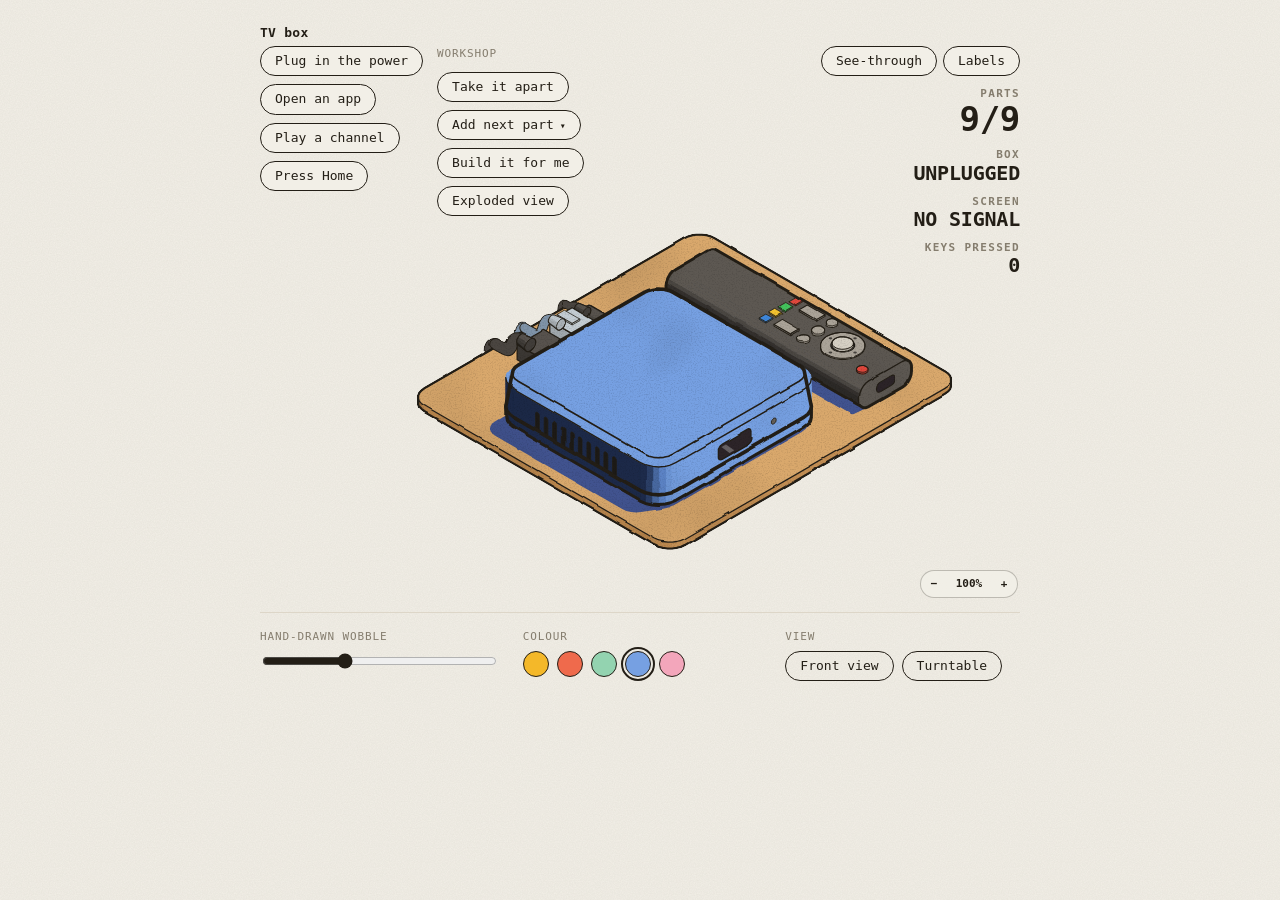
<file: site/rea-home/inside/figures/tvbox.html>
<!doctype html>
<html lang="en"><head><meta charset="utf-8"><meta name="viewport" content="width=device-width,initial-scale=1">
<title>TV box</title><style>.mcap{display:none!important}@media (max-width:560px){.stat .v{font-size:20px!important}.stats{align-items:flex-end}}@media (min-width:561px){.vset{top:4px!important}#stats{top:var(--vset-h,44px)!important}}</style><style>@media (max-width:560px){body > header{display:none}}</style><script>window.FIG_A = () => innerWidth <= 560 ? 1.1 : .75;</script><script>window.LBL_U = () => { if (innerWidth > 560) return 0; const s = document.getElementById("fig"); return s && s.clientWidth && s.viewBox.baseVal.width ? s.viewBox.baseVal.width / s.clientWidth : 0; };</script></head><body>
<script>
/* ============================================================
   Colorfigures core: projection, shapes, shading, ink, labels, page shell.
   A figure page includes this file (scripts/build.py inlines it), then calls mountFigure({...}).
   See SKILL.md for the drawing contract and conventions.
   One fixed view (front-left-top) and one fixed light (from above, behind the viewer's right shoulder: the front is lit,
   the left side is in shade, and cast shadows fall toward the lower left of the screen).
   ============================================================ */

/* ---------- palettes ---------- */
const PALS = {
  mustard: { l:'#f4b829', m:'#d49c1f', d:'#4e4a18' },
  tomato:  { l:'#ef6a4c', m:'#cf5038', d:'#4a2219' },
  mint:    { l:'#93d3b0', m:'#71b693', d:'#1f4034' },
  cobalt:  { l:'#76a0e2', m:'#5a82c6', d:'#1c2948' },
  blush:   { l:'#f3a6bb', m:'#d8869c', d:'#4b2430' },
};
const METAL   = { l:'#eef0f0', m:'#c6ccce', d:'#8f989b' };
const CLEAR   = { l:'#e4f2f4', m:'#c4dfe4', d:'#97b9c0' };
const CERAMIC = { l:'#fbfaf3', m:'#e3e0d2', d:'#bdb8a6' };
const DARK    = { l:'#55504a', m:'#3d3935', d:'#272421' };
const INK = '#231e16';
const SHADOW = '#41538f';

/* ---------- projection (x = depth toward viewer-right, y = toward viewer-left, z = up) ---------- */
const C = Math.cos(Math.PI/6), S = Math.sin(Math.PI/6);
let OX = 0, OY = 0;
/* Free orthographic camera (internal names start with CAM_ / cam so they never clash with a figure's own names). YAW turns the viewer around the vertical axis (45° = the classic front-left view),
   PITCH is how far it looks down (35.26° = true isometric). At the defaults P() is exactly the old isometric
   projection, so every figure drawn for it still lines up. Drag the figure to orbit; double-click to reset.
   rotV(n) maps a world direction into the default view's frame, so vis / tone / any "sum of rotV > 0" test keep
   working at every angle: the viewer is always (1,1,1) and the light stays put relative to the viewer. */
let VIEW = 0, RC = [0, 0], RCZ = 0;
const VIEW_NAMES = ['front', 'left side', 'back', 'right side'];
const TURNS = [0, 2];
const YAW0 = 45, PITCH0 = Math.atan(1/Math.SQRT2) * 180/Math.PI, CAM_K = Math.sqrt(1.5);
let YAW = YAW0, PITCH = PITCH0, CAM_R, CAM_U, CAM_V, CAM_D;                       // right, up, toward viewer, screen-down
const camBasis = (yaw, pitch) => { const t = yaw*Math.PI/180, p = pitch*Math.PI/180, ct = Math.cos(t), st = Math.sin(t), cp = Math.cos(p), sp2 = Math.sin(p);
  return { R:[st,-ct,0], U:[-sp2*ct,-sp2*st,cp], V:[cp*ct,cp*st,sp2] }; };
const CAM_B0 = camBasis(YAW0, PITCH0);
// CAM_LIM: how far (deg) the camera may turn either side of the front view; null = all the way round (set per figure)
let CAM_LIM = null;
function setCam(yaw, pitch){ YAW = CAM_LIM == null ? yaw : Math.max(YAW0 - CAM_LIM, Math.min(YAW0 + CAM_LIM, yaw));
  PITCH = CAM_LIM == null ? Math.max(6, Math.min(78, pitch)) : Math.max(15, Math.min(62, pitch)); const b = camBasis(YAW, PITCH); CAM_R = b.R; CAM_U = b.U; CAM_V = b.V; CAM_D = CAM_U.map(v => -v); }
setCam(YAW0, PITCH0);
const camDot = (a,b) => a[0]*b[0]+a[1]*b[1]+a[2]*b[2];
const rotV = n => { const r = camDot(n,CAM_R), u = camDot(n,CAM_U), v = camDot(n,CAM_V); return [0,1,2].map(i => CAM_B0.R[i]*r + CAM_B0.U[i]*u + CAM_B0.V[i]*v); };
// the light's ground direction turns with the viewer's yaw only (shadows always fall toward the lower left of the screen)
const yawTurn = ([x,y]) => { const t = (YAW - YAW0)*Math.PI/180, c = Math.cos(t), s = Math.sin(t); return [x*c - y*s, x*s + y*c]; };
const rotXY = (x,y) => [x, y];                                                // kept for old callers
const P0 = (x,y,z) => [(x-y)*C + OX, (x+y)*S - z + OY];                       // raw iso
const P  = (x,y,z) => { const q = [x-RC[0], y-RC[1], z-RCZ];
  return [CAM_K*camDot(q,CAM_R) + (RC[0]-RC[1])*C + OX, CAM_K*camDot(q,CAM_D) + (RC[0]+RC[1])*S - RCZ + OY]; };
const Dv = (x,y,z) => [CAM_K*camDot([x,y,z],CAM_R), CAM_K*camDot([x,y,z],CAM_D)];
// distance toward the viewer: draw parts with smaller depth first
const depthOf = p => camDot(p, CAM_V);
// sort [{at:[x,y,z], svg}] back-to-front for the current camera. A part may also give box:[[x0,y0,z0],[x1,y1,z1]]:
// when two boxes are separated along x, y or z, the one on the viewer's side goes last (a centre point alone gets long
// or wrapping parts wrong: a pole beside a row of keys, a spout reaching past a cup).
const boxMid = b => [0,1,2].map(k => (b[0][k] + b[1][k]) / 2);
const sepOrder = (p, q) => { if (!p.box || !q.box) return 0;
  for (let k = 0; k < 3; k++){ if (p.box[1][k] <= q.box[0][k] + 1e-6) return CAM_V[k] >= 0 ? -1 : 1; if (q.box[1][k] <= p.box[0][k] + 1e-6) return CAM_V[k] >= 0 ? 1 : -1; }
  return 0; };
const byDepth = parts => parts.filter(Boolean).sort((p,q) => sepOrder(p,q) || (depthOf(p.at || boxMid(p.box)) - depthOf(q.at || boxMid(q.box)))).map(p => p.svg).join('');
// the half of a vertical ring that faces the viewer / is turned away, as [from, to] angles in degrees (0 = +x, 90 = +y)
const nearHalf = () => [YAW - 90, YAW + 90], farHalf = () => [YAW + 90, YAW + 270];
// an open container (cup, bin, cone, drum) between two rings: far inner wall, then its contents, then the near outer wall
const openShell = (A, B, colour, contents = '') => loft(A, B, colour, true) + contents + loft(A, B, colour);
const f  = v => v.toFixed(1);
const pd = (pts, close=true) => 'M' + pts.map(p => { const q = P(p[0],p[1],p[2]); return f(q[0])+' '+f(q[1]); }).join('L') + (close ? 'Z' : '');
const sp = pts => 'M' + pts.map(q => f(q[0])+' '+f(q[1])).join('L') + 'Z';

/* ---------- 2D shapes in a plane's (u,v) coords (v up), mapped to 3D by a plane ---------- */
const arcUV  = (cu,cv,r,a0,a1,n=7) => { const o=[]; for (let i=0;i<=n;i++){ const a=(a0+(a1-a0)*i/n)*Math.PI/180; o.push([cu+r*Math.cos(a), cv+r*Math.sin(a)]); } return o; };
const rrUV   = (u0,v0,u1,v1,r,n=7) => r <= 0 ? rectUV(u0,v0,u1,v1) : [...arcUV(u1-r,v0+r,r,-90,0,n), ...arcUV(u1-r,v1-r,r,0,90,n), ...arcUV(u0+r,v1-r,r,90,180,n), ...arcUV(u0+r,v0+r,r,180,270,n)];
const rectUV = (u0,v0,u1,v1) => [[u0,v0],[u1,v0],[u1,v1],[u0,v1]];
const ellUV  = (cu,cv,ru,rv,n=24) => Array.from({length:n}, (_,i) => { const a=i/n*2*Math.PI; return [cu+ru*Math.cos(a), cv+rv*Math.sin(a)]; });
const PX = x => ([u,v]) => [x,u,v];      // front-facing plane x = const   (u = y, v = z)
const PY = y => ([u,v]) => [u,y,v];      // side plane y = const           (u = x, v = z)
const PZ = z => ([u,v]) => [u,v,z];      // horizontal plane z = const     (u = x, v = y)
const on = (plane, uv) => uv.map(plane);

/* ---------- vectors + shading ---------- */
const sub=(a,b)=>[a[0]-b[0],a[1]-b[1],a[2]-b[2]], dot=(a,b)=>a[0]*b[0]+a[1]*b[1]+a[2]*b[2];
const cross=(a,b)=>[a[1]*b[2]-a[2]*b[1], a[2]*b[0]-a[0]*b[2], a[0]*b[1]-a[1]*b[0]];
const norm=a=>{ const l=Math.hypot(...a)||1; return a.map(v=>v/l); };
const avg=ps=>ps.reduce((s,p)=>[s[0]+p[0]/ps.length,s[1]+p[1]/ps.length,s[2]+p[2]/ps.length],[0,0,0]);
const vis = n => { const r = rotV(n); return r[0]+r[1]+r[2] > 1e-6; };   // viewer looks from (+1,+1,+1) after the turn
const facing = vis;                                                       // readable alias: is this face toward the viewer?
const SHADOW_K = 0.85, AZ_MIN = 20, AZ_MAX = 160;
// cast shadows are drawn shorter than the shading light implies (0.45 × height instead of 0.85 ×): long shadows of tall
// parts on thin supports (a lamp shade, a fan head) land far from the object and read as separate blobs
const SHADOW_LEN = 0.45;
let L = [0,0,1], SH = [0,0];
function setLight(deg){ const a=deg*Math.PI/180; SH=[SHADOW_K*Math.cos(a), SHADOW_K*Math.sin(a)]; L=norm([-SH[0],-SH[1],1]); }
const LIN = norm([.6,.2,1]);                       // fixed light for interiors / small props
// Three flat tones, but blended across a narrow band at each step, so a face that turns past a threshold while the
// figure rotates fades between tones instead of snapping (at rest almost every face still sits on a pure tone).
const SOFT = .18;
const step3 = (d, hi, lo, m) => { const ss = (a, b, x) => { const k = Math.min(1, Math.max(0, (x - a)/(b - a))); return k*k*(3 - 2*k); };
  const a = ss(hi - SOFT, hi + SOFT, d), b = ss(lo - SOFT, lo + SOFT, d);
  return a >= 1 ? m.l : b <= 0 ? m.d : a > 0 ? mix(m.m, m.l, a) : b < 1 ? mix(m.d, m.m, b) : m.m; };
const tone  = (n,m) => step3(dot(rotV(n),L),   -.15, -.45, m);   // exterior, follows the sun
const toneI = (n,m) => step3(dot(rotV(n),LIN),  .6,   .05, m);   // interior / props
const mix = (a,b,t) => '#' + [1,3,5].map(i => Math.round(parseInt(a.substr(i,2),16)*(1-t) + parseInt(b.substr(i,2),16)*t).toString(16).padStart(2,'0')).join('');
const matOf = hex => ({ l:hex, m:mix(hex,'#000000',.16), d:mix(hex,'#000000',.42) });
const ease = t => t<.5 ? 2*t*t : 1-Math.pow(-2*t+2,2)/2;

/* ---------- drawing primitives (all return SVG strings) ---------- */
const ink   = (d,w=1.0) => `<path d="${d}" fill="none" stroke="${INK}" stroke-width="${w}" stroke-linejoin="round" stroke-linecap="round"/>`;
const fill  = (d,c,extra='') => `<path d="${d}" fill="${c}" ${extra}/>`;
const face  = (d,c) => `<path d="${d}" fill="${c}" stroke="${c}" stroke-width=".7" stroke-linejoin="round"/>`;
const shape = (pts,c,w=.9) => fill(pd(pts),c) + (w ? ink(pd(pts),w) : '');
const line  = (pts,w=.9) => ink(pd(pts,false),w);
// Loft between two rings of equal length (closed). colour(n) picks each strip's fill; flip = seen from inside.
function loft(A, B, colour, flip=false){
  const n=A.length, cen=avg(A.concat(B)); let s='';
  for (let i=0;i<n;i++){
    const a0=A[i], a1=A[(i+1)%n], b1=B[(i+1)%n], b0=B[i];
    let nr = norm(cross(sub(a1,a0), sub(b0,a0)));
    if (!isFinite(nr[0])) continue;
    if (dot(nr, sub(avg([a0,a1,b1,b0]), cen)) < 0) nr = nr.map(v=>-v);
    if (flip) nr = nr.map(v=>-v);
    if (vis(nr)) s += face(pd([a0,a1,b1,b0]), colour(nr));
  }
  return s;
}
function hull(pts){
  pts = pts.slice().sort((a,b)=>a[0]-b[0]||a[1]-b[1]);
  const cr=(o,a,b)=>(a[0]-o[0])*(b[1]-o[1])-(a[1]-o[1])*(b[0]-o[0]); const lo=[], up=[];
  for (const p of pts){ while(lo.length>=2 && cr(lo[lo.length-2],lo[lo.length-1],p)<=0) lo.pop(); lo.push(p); }
  for (const p of pts.reverse()){ while(up.length>=2 && cr(up[up.length-2],up[up.length-1],p)<=0) up.pop(); up.push(p); }
  lo.pop(); up.pop(); return lo.concat(up);
}
// Silhouette ink, weighted by how thick the part is on screen (like a hand inker): the w you pass is the most it gets.
// Thickness = 2 × area / perimeter of the outline (a rod's diameter, about half a box's width), as a share of the
// frame width. A long thin rod, a handle or a knob stays light (~1–1.5); a grinder, kettle or machine body gets the
// heavy ~2.4–2.8. Thin parts stay thin and parts keep air between them.
const hullInk = (pts3, w=1.4) => { const h = hull(pts3.map(p=>P(...p))); let a = 0, per = 0;
  for (let i = 0; i < h.length; i++){ const p = h[i], q = h[(i+1) % h.length]; a += p[0]*q[1] - q[0]*p[1]; per += Math.hypot(q[0]-p[0], q[1]-p[1]); }
  const thick = per ? Math.abs(a) / per / (INK_K * INK_REF_VB) : 0;
  return ink(sp(h), Math.min(w, .9 + 20*thick)); };
// Axis-aligned box: three visible faces, shaded, each outlined. shade = tone (sunlit) or toneI (interior).
function box(x0,y0,z0,x1,y1,z1,m,shade=toneI,w=.9){
  // all six faces, drawn only when they face the viewer (sides first, then top) — correct in every VIEW
  const F = [
    [[0,1,0],  [[x0,y1,z0],[x1,y1,z0],[x1,y1,z1],[x0,y1,z1]]],
    [[1,0,0],  [[x1,y0,z0],[x1,y1,z0],[x1,y1,z1],[x1,y0,z1]]],
    [[0,-1,0], [[x0,y0,z0],[x1,y0,z0],[x1,y0,z1],[x0,y0,z1]]],
    [[-1,0,0], [[x0,y0,z0],[x0,y1,z0],[x0,y1,z1],[x0,y0,z1]]],
    [[0,0,1],  [[x0,y0,z1],[x1,y0,z1],[x1,y1,z1],[x0,y1,z1]]] ];
  return F.filter(([n]) => vis(n)).map(([n,q]) => shape(q, shade(n,m), w)).join('');
}
// Rounded-profile extrusion: profile (u=y, v=z) swept along x from x0 to x1. Body of most machines.
function extrude(profileUV, x0, x1, m, shade=tone){ return loft(on(PX(x0),profileUV), on(PX(x1),profileUV), n=>shade(n,m)); }
// Vertical cylinder (axis z) centred (x,y), radius r from z0 to z1, with top cap.
function cyl(x,y,z0,z1,r,m,shade=toneI,w=1.2,n=24){
  const A=on(PZ(z0),ellUV(x,y,r,r,n)), B=on(PZ(z1),ellUV(x,y,r,r,n));
  return loft(A,B,nr=>shade(nr,m)) + fill(pd(B),shade([0,0,1],m)) + hullInk([...A,...B],w) + ink(pd(B),w*.8);
}
// Cylinder lying along x (e.g. a knob or dial sticking out of a front face): centred (y,z), from x0 to x1.
function cylX(x0,x1,y,z,r,m,shade=toneI,w=1.1,n=20){
  const A=on(PX(x0),ellUV(y,z,r,r,n)), B=on(PX(x1),ellUV(y,z,r,r,n));
  // cap on whichever end faces the viewer (the +x end in VIEW 0)
  const capB = vis([1,0,0]), cap = capB ? B : A, cn = capB ? [1,0,0] : [-1,0,0];
  return loft(A,B,nr=>shade(nr,m)) + (vis(cn) ? fill(pd(cap),shade(cn,m)) : '') + hullInk([...A,...B],w) + (vis(cn) ? ink(pd(cap),w*.8) : '');
}
// Cylinder between any two 3D points a and b (a lamp arm, a rod, a pipe at an angle, a handle bar), radius r.
// The end facing the viewer gets a cap. For a tapered part (a cone, a lamp shade) pass r1 for the radius at b.
function rod(a, b, r, m, shade=toneI, w=1, r1=r, n=16){
  const d = norm(sub(b, a)), u = norm(cross(d, Math.abs(d[2]) < .9 ? [0,0,1] : [1,0,0])), v = cross(d, u);
  const ring = (p, rr) => Array.from({length:n}, (_,i) => { const t = i/n*2*Math.PI, c = Math.cos(t)*rr, s2 = Math.sin(t)*rr;
    return [p[0] + u[0]*c + v[0]*s2, p[1] + u[1]*c + v[1]*s2, p[2] + u[2]*c + v[2]*s2]; });
  const A = ring(a, r), B = ring(b, r1), capB = vis(d), cap = capB ? B : A, cn = capB ? d : d.map(x => -x);
  return loft(A, B, nr => shade(nr, m)) + (Math.max(r, r1) > 0 ? fill(pd(cap), shade(cn, m)) + ink(pd(cap), w*.8) : '') + hullInk([...A, ...B], w);
}
// Text lying flat on a front plane x = const, centred at (y,z) baseline; reads left-to-right on screen.
// text sits on a face: if its reading direction comes out mirrored (or edge-on), that face is turned away, so the text is hidden
const txM = (o, U, V) => (U[0]*V[1] - U[1]*V[0]) <= .02 * Math.hypot(...U) * Math.hypot(...V) ? `matrix(0 0 0 0 ${f(o[0])} ${f(o[1])})` : `matrix(${U[0].toFixed(4)} ${U[1].toFixed(4)} ${V[0].toFixed(4)} ${V[1].toFixed(4)} ${f(o[0])} ${f(o[1])})`;
const tx = (x,y,z,str,size,col=INK,weight=700) => { const o=P(x,y,z);
  return `<text transform="${txM(o, Dv(0,-1,0), Dv(0,0,-1))}" font-size="${size}" fill="${col}" text-anchor="middle" font-family="ui-monospace,Menlo,monospace" font-weight="${weight}" letter-spacing=".04em">${str}</text>`; };
// Text on a side plane y = const, centred at (x,z).
const txY = (x,y,z,str,size,col=INK,weight=700) => { const o=P(x,y,z);
  return `<text transform="${txM(o, Dv(1,0,0), Dv(0,0,-1))}" font-size="${size}" fill="${col}" text-anchor="middle" font-family="ui-monospace,Menlo,monospace" font-weight="${weight}" letter-spacing=".04em">${str}</text>`; };
// Cast shadow of a set of 3D points (any outline of the object), pushed along the light onto z = 0.
// the light stays put relative to the viewer, so the shadow is cast in turned coordinates
// z0: the surface it falls on (a board, a counter); clip it to that surface with clipTo(...) if it could spill off.
// clip: the 3D outline of the surface it falls on (e.g. boardTop(...)), so it can't spill over the edge.
const castShadow = (pts3, z0=0, clip=null) => { const k = SHADOW_LEN / SHADOW_K, [sx, sy] = yawTurn(SH);
  const s = fill(sp(hull(pts3.map(([x,y,z]) => P(x+(z-z0)*sx*k, y+(z-z0)*sy*k, z0)))), SHADOW);
  return clip ? clipTo(clip, s) : s; };
// A board for the object to stand on (a tray, a desk top, a counter): a rounded slab from (x0,y0) to (x1,y1), h thick.
// Draw it first; then castShadow(points, h, boardTop(x0,y0,x1,y1,h,r)) so shadows lie on it and stop at its edge.
const BOARD = { l:'#e6e1d4', m:'#cfc8b8', d:'#aaa293' }, WOOD = { l:'#d9a86c', m:'#bf8a4f', d:'#8e6236' };
const boardTop = (x0,y0,x1,y1,h=3,r=5) => on(PZ(h), rrUV(x0,y0,x1,y1,r));
function board(x0,y0,x1,y1,h=3,r=5,m=BOARD){
  const A = on(PZ(0), rrUV(x0,y0,x1,y1,r)), B = boardTop(x0,y0,x1,y1,h,r);
  return loft(A, B, n => toneI(n, m)) + fill(pd(B), m.l) + ink(pd(B), 1) + hullInk([...A, ...B], 1.8);
}
// Group helpers: clickable target, clip to an opening.
const act  = (name, inner, data='') => `<g data-act="${name}" ${data}>${inner}</g>`;
let _clipN = 0;
// Part label (for "how does it work" figures): a cream pill with a leader line to a 3D point on the part.
// dx, dy = where the pill sits, in screen units at the reference zoom (they scale with the figure like stroke widths).
// on = that part is working right now (the pill turns the accent colour). Labels can be hidden with the Labels switch.
function tag(p3, dx, dy, text, on=false){
  // on a phone (LBL_U = drawing units per screen px) the pill is a numbered badge and the names go in a legend under the figure
  const u = window.LBL_U ? LBL_U() : 0, n = ((window.__ln || (window.__ln = {}))[text] || (__ln[text] = Object.keys(__ln).length + 1));
  const k = INK_K, [X,Y] = P(...p3), fs = u ? 10*u : 8.6*k, h = u ? 17*u : fs*1.8, w = u ? h*(n > 9 ? 1.3 : 1) : text.length*fs*.62 + fs*1.5, cx = X + dx*k, cy = Y + dy*k;
  return `<g class="tag${on ? ' on' : ''}" data-n="${n}" data-t="${text}"><path d="M${f(X)} ${f(Y)}L${f(cx)} ${f(cy)}" fill="none" stroke="${INK}" stroke-width="1"/>`
    + `<circle cx="${f(X)}" cy="${f(Y)}" r="${f(1.3*k)}" fill="${INK}"/>`
    + `<rect x="${f(cx-w/2)}" y="${f(cy-h/2)}" width="${f(w)}" height="${f(h)}" rx="${f(h/2)}" fill="${on ? 'var(--accent,#f4b829)' : '#fff4d6'}" stroke="${INK}" stroke-width="1.2"/>`
    + `<text x="${f(cx)}" y="${f(cy+fs*.36)}" font-size="${f(fs)}" text-anchor="middle" font-family="ui-monospace,Menlo,monospace" font-weight="800" letter-spacing=".04em" fill="${INK}">${u ? n : text}</text></g>`;
}
const clipTo = (pts3, inner) => { const id = 'k' + (++_clipN); return `<clipPath id="${id}"><path d="${pd(pts3)}"/></clipPath><g clip-path="url(#${id})">${inner}</g>`; };

/* ---------- constant on-screen line weight ----------
   Stroke widths are written in model units, and each figure is zoomed to fill the frame, so a small
   object would get fat lines. INK_K rescales every stroke-width (and the wobble/grain filter) so all
   figures match the reference zoom of the booth / vending machine (viewBox ≈ 585 units wide). */
const INK_REF_VB = 585;
let INK_K = 1;
const inkScale = svg => INK_K === 1 ? svg : svg.replace(/stroke-width="([\d.]+)"/g, (_, w) => `stroke-width="${(+w * INK_K).toFixed(2)}"`);

/* ---------- page shell ---------- */
const CORE_CSS = `
  :root{--paper:#f2efe7;--ink:#231e16;--muted:#857d6e;--rule:#ddd6c8}
  *{box-sizing:border-box} html,body{margin:0;height:100%}
  body{background-color:var(--paper);
    background-image:url("data:image/svg+xml;utf8,<svg xmlns='http://www.w3.org/2000/svg' width='320' height='320'><filter id='p'><feTurbulence type='fractalNoise' baseFrequency='.85' numOctaves='3' stitchTiles='stitch'/><feColorMatrix values='0 0 0 0 .42  0 0 0 0 .39  0 0 0 0 .33  .16 0 0 0 0'/></filter><rect width='100%' height='100%' filter='url(%23p)'/></svg>");
    overflow-x:hidden;color:var(--ink);font:13px/1.4 ui-monospace,SFMono-Regular,Menlo,monospace;display:flex;flex-direction:column;align-items:center;padding:24px 16px 32px}
  header{width:100%;max-width:760px;display:flex;justify-content:space-between;align-items:baseline;gap:12px;flex-wrap:wrap}
  header h1{font-size:13px;font-weight:600;margin:0;letter-spacing:.02em} header span{color:var(--muted)}
  #fig{width:100%;max-width:760px;height:auto;display:block;margin:4px 0 8px;user-select:none;overflow:visible}
  #fig{cursor:grab;touch-action:pan-y} #fig.drag{cursor:grabbing} #fig [data-act]{cursor:pointer}
  #readout, .idea{display:none}   /* status line + big idea are off: the buttons and motion tell the story */
  .idea{width:100%;max-width:760px;margin:-6px 0 16px;font-size:12.5px;line-height:1.5;text-align:center;color:var(--ink)}
  .idea strong{letter-spacing:.12em;text-transform:uppercase;font-size:11px;margin-right:8px}
  #readout{position:relative;min-height:1.4em;letter-spacing:.08em;text-transform:uppercase;margin-bottom:14px;text-align:center;text-shadow:0 0 3px var(--paper),0 0 6px var(--paper),0 0 10px var(--paper)}
  .stage{position:relative;width:100%;max-width:760px}
  .actions{position:absolute;top:4px;left:0;display:flex;flex-direction:column;align-items:flex-start;gap:8px;z-index:2;max-width:220px}
  .actions .cap{color:var(--muted);font-size:11px;letter-spacing:.08em;text-transform:uppercase;margin:0 0 2px}
  html.nolabels #fig .tag{display:none}
  .ctl[hidden]{display:none}
  /* ui.flash(text): a short note under the buttons ("the can is empty — refill it"); the status line itself stays hidden */
  .toast{position:absolute;left:0;z-index:3;font-size:11.5px;letter-spacing:.06em;text-transform:uppercase;background:var(--paper);
    border:1.5px solid var(--ink);border-radius:8px;padding:4px 9px;box-shadow:2px 2px 0 var(--ink);opacity:0;transition:opacity .2s;pointer-events:none;max-width:240px}
  .toast.show{opacity:1}
  .made-with{width:100%;max-width:760px;margin-top:18px;text-align:right;font-size:11px;letter-spacing:.1em;text-transform:uppercase}
  .made-with a{color:var(--muted);text-decoration:none} .made-with a:hover{color:var(--ink)}
  .stats{position:absolute;top:4px;right:0;display:flex;flex-direction:column;align-items:flex-end;gap:10px;z-index:2;text-align:right}
  .stat .k{font-size:11px;font-weight:700;letter-spacing:.12em;text-transform:uppercase;color:var(--muted)}
  .stat .v{font-size:34px;font-weight:800;line-height:1.05;letter-spacing:-.01em;font-variant-numeric:tabular-nums;color:var(--ink)}
  .stat.small .v{font-size:20px}
  .stat .v.bump{animation:bump .35s ease-out}
  @keyframes bump{0%{transform:scale(1.18)}100%{transform:none}}
  .stepwrap{position:relative;display:flex;align-items:center;gap:8px}
  .act{font:inherit;color:var(--ink);background:var(--paper);border:1.5px solid var(--ink);border-radius:999px;padding:5px 14px;cursor:pointer;white-space:nowrap}
  .act:hover{background:color-mix(in srgb,var(--paper) 92%,var(--ink))}
  .act .car{margin-left:6px;font-size:10px}
  .act:focus-visible{outline:2px solid var(--ink);outline-offset:3px}
  .chips{display:none;flex-wrap:wrap;gap:6px;background:var(--paper);border:2px solid var(--ink);border-radius:12px;box-shadow:3px 3px 0 var(--ink);
    padding:8px;width:max-content;max-width:min(300px,62vw);position:absolute;left:calc(100% + 10px);top:-4px;z-index:3}
  .stepwrap.open .chips{display:flex}
  .chip{white-space:nowrap;font:inherit;font-size:11.5px;font-weight:700;color:var(--ink);background:var(--paper);border:1.5px solid var(--ink);border-radius:8px;padding:4px 8px;cursor:pointer;box-shadow:2px 2px 0 var(--ink)}
  .chip:hover{background:var(--accent,#f4b829);transform:translate(-1px,-1px)}
  .chip.current{background:var(--ink);color:var(--paper)} .chip.current:hover{background:var(--ink);transform:none}
  .chip.off{opacity:.45} .chip.off:hover{transform:none;background:var(--paper)}
  
  @media (max-width:560px){body{padding:14px 12px 24px}header span,.actions .cap{display:none}.actions{flex-direction:row;flex-wrap:wrap;gap:6px}.act{font-size:12px;padding:4px 11px}.stats{position:static;flex-direction:row;justify-content:flex-end;gap:18px;margin-bottom:4px}.actions{position:static;max-width:none;margin:6px 0 4px}.chips{left:0;top:calc(100% + 8px)}}
  .controls{width:100%;max-width:760px;display:grid;grid-template-columns:repeat(auto-fit,minmax(200px,1fr));gap:14px 28px;border-top:1px solid var(--rule);padding-top:16px}
  .ctl{display:flex;flex-direction:column;gap:6px}
  .ctl label{color:var(--muted);font-size:11px;letter-spacing:.08em;text-transform:uppercase}
  input[type=range]{width:100%;accent-color:var(--ink)}
  .row{display:flex;gap:8px;flex-wrap:wrap}
  button{font:inherit;color:var(--ink);background:transparent;border:1.5px solid var(--ink);border-radius:999px;padding:5px 14px;cursor:pointer}
  button:hover{background:#0000000d}
  button[aria-pressed=true]:not(.sw){background:var(--ink);color:var(--paper)}
  .sw{width:26px;height:26px;padding:0;border-radius:50%} .sw[aria-pressed=true]{outline:2px solid var(--ink);outline-offset:2px}`;

const filterFor = k => `<filter id="hand" x="-3%" y="-3%" width="106%" height="106%" color-interpolation-filters="sRGB">
  <feTurbulence type="fractalNoise" baseFrequency="${(0.045/k).toFixed(4)}" numOctaves="2" seed="4" result="warp"/>
  <feDisplacementMap id="wob" in="SourceGraphic" in2="warp" scale="${(2.4*k).toFixed(2)}" xChannelSelector="R" yChannelSelector="G" result="wob"/>
  <feTurbulence type="fractalNoise" baseFrequency="${(0.9/k).toFixed(4)}" numOctaves="3" seed="11" result="n1"/>
  <feColorMatrix in="n1" type="matrix" values=".3 0 0 0 .84  .3 0 0 0 .84  .3 0 0 0 .84  0 0 0 0 1" result="grain"/>
  <feTurbulence type="fractalNoise" baseFrequency="${(0.012/k).toFixed(4)}" numOctaves="2" seed="7" result="n2"/>
  <feColorMatrix in="n2" type="matrix" values=".3 0 0 0 .85  .3 0 0 0 .85  .3 0 0 0 .85  0 0 0 0 1" result="blot"/>
  <feBlend in="wob" in2="grain" mode="multiply" result="g1"/><feBlend in="g1" in2="blot" mode="multiply" result="g2"/>
  <feComposite in="g2" in2="wob" operator="in"/></filter>`;

/* mountFigure({
     fig:'03', title:'Photo booth', hint:'click the curtain…',
     size:[W,D,H],                 // bounding box, used to frame the view (shadow range included)
     palette:'mustard',            // default PALS key
     state:{...},                  // figure state (st.pal is built in)
     scene: (st, m) => svgString,  // m = current palette {l,m,d}
     readout: st => 'text',        // status line under the figure
     buttons: [{label, onClick(st, ui)}      // listed in the order the user should do them
               | {label, choices: st => [{label, onClick(st,ui), current?, disabled?, why?}]}],   // opens a picker
     stats: st => [{label, value, small?}],   // optional: big numbers top-right (credit, change, score)
     credit: false,                // optional: hide the small "Made with Colorfigures" link
     acts: { name(st, el, ui){} },  // clicks on act(name, …) groups; el has dataset
     params(st, q){}               // optional: read URLSearchParams for screenshot states
   })  -> ui = { st, render, animate(stepFn), flash(text,ms) }
   animate(step): calls step(dt seconds) every frame and re-renders until step returns false. */
addEventListener('error', e => { document.documentElement.dataset.errors = (document.documentElement.dataset.errors || '') + ' ' + e.message + ';'; });
/* The hand-drawn filter's noise never changes, but browsers recompute every feTurbulence each time the drawing changes
   (on phones SVG filters run on the CPU, so this is most of the cost of a frame). bakeNoise renders each noise layer once
   into an image and swaps it in: coarse layers as one small image over the whole view (they are smooth, so scaling up
   is invisible), fine grain as a seamless tile. If anything fails (an old browser), the live filter simply stays. */
function bakeNoise(svg){
  const fl = document.getElementById('hand'); if (!fl || typeof Image === 'undefined') return;
  const NS = 'http://www.w3.org/2000/svg', vb = svg.viewBox.baseVal;
  const x0 = vb.x - vb.width*.35, y0 = vb.y - vb.height*.35, w0 = vb.width*1.7, h0 = vb.height*1.7;
  for (const t of [...fl.querySelectorAll('feTurbulence')]){
    const fq = parseFloat(t.getAttribute('baseFrequency')), oct = +(t.getAttribute('numOctaves') || 1);
    if (!(fq > 0)) continue;
    const fine = fq * Math.max(w0, h0) > 80;
    if (fine) continue;   // fine grain stays live: a repeated tile leaves faint seams on some GPUs
    const rx = fine ? 0 : x0, ry = fine ? 0 : y0, rw = fine ? 48 / fq : w0, rh = fine ? 48 / fq : h0;
    const ppu = fq * (fine ? 7 : 5) * Math.pow(2, Math.max(0, oct - 1) * .5), PW = Math.ceil(rw * ppu), PH = Math.ceil(rh * ppu);
    if (PW * PH > 1200 * 1200) continue;
    const tb = t.cloneNode(); tb.removeAttribute('result'); if (fine) tb.setAttribute('stitchTiles', 'stitch');
    const src = `<svg xmlns="${NS}" width="${PW}" height="${PH}" viewBox="${rx} ${ry} ${rw} ${rh}"><filter id="n" filterUnits="userSpaceOnUse" x="${rx}" y="${ry}" width="${rw}" height="${rh}" color-interpolation-filters="sRGB">${tb.outerHTML}</filter><rect x="${rx}" y="${ry}" width="${rw}" height="${rh}" filter="url(#n)"/></svg>`;
    const img = new Image();
    img.onload = () => { try {
      const c = document.createElement('canvas'); c.width = PW; c.height = PH; const g = c.getContext('2d'); g.drawImage(img, 0, 0);
      // store the noise's colour values fully opaque: the filter reads its colour channels, and an image with
      // see-through pixels would be read premultiplied (darker) by some browsers
      const px = g.getImageData(0, 0, PW, PH); for (let i = 3; i < px.data.length; i += 4) px.data[i] = 255; g.putImageData(px, 0, 0);
      const url = c.toDataURL('image/png'), res = t.getAttribute('result');
      const im = document.createElementNS(NS, 'feImage');
      // a tile must sit inside the filter's region (the drawing's box) or it gets clipped: anchor it at the drawing's
      // centre, snapped to whole tiles so the grain keeps the same phase as the live noise would
      let ox = rx, oy = ry;
      if (fine){ const bb = svg.getElementById ? document.getElementById('art').getBBox() : { x: 0, y: 0, width: 0, height: 0 };
        ox = Math.floor((bb.x + bb.width/2) / rw) * rw; oy = Math.floor((bb.y + bb.height/2) / rh) * rh; }
      for (const [k, v] of [['x', ox], ['y', oy], ['width', rw], ['height', rh], ['preserveAspectRatio', 'none']]) im.setAttribute(k, v);
      im.setAttribute('href', url); im.setAttributeNS('http://www.w3.org/1999/xlink', 'xlink:href', url);
      if (!t.isConnected) return;
      if (fine){ im.setAttribute('result', res + '_tile'); const tl = document.createElementNS(NS, 'feTile'); tl.setAttribute('in', res + '_tile'); tl.setAttribute('result', res); t.replaceWith(im, tl); }
      else { im.setAttribute('result', res); t.replaceWith(im); }
    } catch (e) {} };
    img.src = 'data:image/svg+xml;charset=utf-8,' + encodeURIComponent(src);
  }
}
function mountFigure(cfg){
  document.title = cfg.title;
  const style = document.createElement('style'); style.textContent = CORE_CSS; document.head.appendChild(style);
  document.body.innerHTML = `
    <header><h1>${cfg.title}</h1></header><!-- REA Home: the device name only, no figure number -->
    <div class="stage">
      ${cfg.buttons && cfg.buttons.length ? `<div class="actions" id="btns"></div>` : ''}
      ${cfg.stats ? '<div class="stats" id="stats"></div>' : ''}
      <div class="toast" id="toast" role="status"></div>
      <svg id="fig" role="img" aria-label="${cfg.title}"><defs id="fdefs"></defs><g id="art" filter="url(#hand)"></g></svg>
    </div>
    <div id="readout"></div>
    ${cfg.idea ? `<p class="idea"><strong>The big idea</strong>${cfg.idea}</p>` : ''}
    <div class="controls">
      <div class="ctl"><label for="wb">Hand-drawn wobble</label><input id="wb" type="range" min="0" max="7" step="0.1" value="2.4"></div>
      <div class="ctl"><label>Colour</label><div class="row" id="pals"></div></div>
      <div class="ctl"><label>View</label><div class="row"><button id="vreset">Front view</button><button id="vspin" aria-pressed="false">Turntable</button></div></div>
      <div class="ctl" id="lblctl" hidden><label>Labels</label><div class="row"><button id="lbl" aria-pressed="true">On</button></div></div>
    </div>
    ${cfg.credit === false ? '' : '<footer class="made-with"><a href="https://april-zhu.com/colorfigures" target="_blank" rel="noopener">Made with Colorfigures ↗</a></footer>'}`;
  const st = cfg.state || {};            // kept as the same object, so a figure may hold on to it
  if (!st.pal) st.pal = cfg.palette || 'mustard';
  if (st.az == null) st.az = 105;
  const q = new URLSearchParams(location.search);
  // a figure turns all the way round only once it has been checked from every side (turn:'full'); otherwise it turns
  // +-60 deg around the front, where it was drawn. ?free=1 unlocks it for testing.
  CAM_LIM = cfg.turn === 'full' || q.get('free') === '1' ? null : 60;
  if (PALS[q.get('pal')]) st.pal = q.get('pal');
  if (cfg.params) cfg.params(st, q);

  // frame on the object itself: centred, filling ~60% of the width / ~78% of the height of a 4:3 view.
  // The cast shadow is allowed to spill outside the frame (svg overflow is visible).
  const [W,D,H] = cfg.size, pts = [];
  OX = OY = 0; RC = cfg.center || [W/2, D/2]; RCZ = H/2;
  VIEW = 0; setCam(YAW0, PITCH0);
  for (const x of [0,W]) for (const y of [0,D]) for (const z of [0,H]) pts.push(P(x,y,z));
  const xs=pts.map(p=>p[0]), ys=pts.map(p=>p[1]);
  const bw = Math.max(...xs)-Math.min(...xs), bh = Math.max(...ys)-Math.min(...ys);
  // the object fills ~74% of the width / ~88% of the height, nudged right of centre so the buttons (top left) stay clear
  // on a phone (FIG_A, from the gallery) the frame grows taller than 4:3, as far as the object needs, so tall machines fill it;
  // the spare height goes mostly below; the object stays centred (its shadow may run off the edge, by the owner's call)
  const PA = window.FIG_A ? FIG_A() : .75, A = PA === .75 ? .75 : Math.min(PA, Math.max(.75, bh/.88/(bw/.74)*1.08)), vbW = Math.max(bw/.74, bh/.88/A), vbH = vbW*A;
  OX = (vbW-bw)/2 + (PA === .75 ? vbW*.06 : 0) - Math.min(...xs); OY = (PA === .75 ? vbH*.04 : (vbH - bh)*.3) - Math.min(...ys);   // sit a little high: shadows fall downward
  const svg = document.getElementById('fig');
  svg.setAttribute('viewBox', `0 0 ${f(vbW)} ${f(vbH)}`);
  INK_K = vbW / INK_REF_VB;
  document.getElementById('fdefs').innerHTML = filterFor(INK_K);
  bakeNoise(svg);

  const art = document.getElementById('art'), readout = document.getElementById('readout');
  const ui = { st };
  ui.render = () => { _clipN = 0; document.documentElement.style.setProperty('--accent', PALS[st.pal].l); art.innerHTML = inkScale(cfg.scene(st, PALS[st.pal])); if (!ui._flash) readout.textContent = cfg.readout ? cfg.readout(st) : ''; if (ui.drawStats) ui.drawStats(); };
  // big numbers in the top-right corner (credit, change, score…); a value that changes gets a little bump
  const statsEl = document.getElementById('stats'), prevStats = {};
  ui.drawStats = () => { if (!statsEl) return;
    const list = cfg.stats(st).filter(Boolean), html = list.map(x => `<div class="stat${x.small ? ' small' : ''}"><div class="k">${x.label}</div><div class="v" data-k="${x.label}">${x.value}</div></div>`).join('');
    if (statsEl._html !== html){ statsEl._html = html; statsEl.innerHTML = html;
      statsEl.querySelectorAll('.v').forEach(v => { if (prevStats[v.dataset.k] != null && prevStats[v.dataset.k] !== v.textContent) v.classList.add('bump'); prevStats[v.dataset.k] = v.textContent; }); } };
  let flashT = 0;
  const toast = document.getElementById('toast');
  ui.flash = (text, ms=1600) => { ui._flash = true; readout.textContent = text; toast.textContent = text;
    toast.style.top = ((document.getElementById('btns') ? document.getElementById('btns').offsetTop + document.getElementById('btns').offsetHeight : 0) + 8) + 'px'; toast.classList.add('show');
    clearTimeout(flashT); flashT = setTimeout(() => { ui._flash = false; toast.classList.remove('show'); ui.render(); }, ms); };
  // One frame driver for every running animation: each frame runs all the steps, then draws once (two animations at
  // the same time no longer draw twice). It follows the screen's frames, with a timer fallback for when frames don't
  // come (headless shots, a hidden tab). ui.invalidate() asks for one redraw on the next frame (used while dragging).
  const steps = new Set(); let driving = false, lastT = 0, fbT = 0;
  const frame = () => { if (!driving) return; driving = false; clearTimeout(fbT);
    const now = performance.now(), dt = Math.max(0, Math.min(.05, (now - lastT) / 1000)); lastT = now;
    for (const s of [...steps]) if (s(dt) === false) steps.delete(s);
    ui.render(); if (steps.size) drive(); };
  const drive = () => { if (driving) return; driving = true; requestAnimationFrame(frame); fbT = setTimeout(frame, 60); };
  ui.animate = step => { if (!steps.size && !driving) lastT = performance.now(); steps.add(step); drive(); };
  ui.invalidate = () => drive();

  // clickable parts react on press, not on click: while something animates, the scene is redrawn every frame, so the
  // element under the pointer is replaced between press and release and a 'click' would never fire
  svg.addEventListener('pointerdown', e => { if (e.button) return; const a = e.target.closest('[data-act]'); if (!a || !cfg.acts || !cfg.acts[a.dataset.act]) return;
    e.preventDefault(); cfg.acts[a.dataset.act](st, a, ui); ui.render(); });
  // orbit: drag anywhere that is not a clickable part (the machine turns the way the finger moves); arrow keys nudge; double-click eases back to the front view
  let drag = null, spin = false, camAnim = 0;
  const camTo = (y, p, ms=700) => { const y0 = YAW, p0 = PITCH, dy = ((y - y0 + 540) % 360) - 180, id = ++camAnim; let t = 0;
    ui.animate(dt => { if (id !== camAnim) return false; t += dt*1000; const k = Math.min(1, t / ms), e = ease(k); setCam(y0 + dy*e, p0 + (p - p0)*e); return k < 1; }); };
  ui.camTo = camTo;
  svg.addEventListener('pointerdown', e => { if (e.button || e.target.closest('[data-act]')) return;
    camAnim++; drag = { x:e.clientX, y:e.clientY, yaw:YAW, pitch:PITCH }; svg.classList.add("drag"); try { svg.setPointerCapture(e.pointerId); } catch {} });
  svg.addEventListener('pointermove', e => { if (!drag) return; const k = 300 / svg.getBoundingClientRect().width;
    setCam(drag.yaw + (e.clientX - drag.x)*.55*k, drag.pitch + (e.clientY - drag.y)*.35*k); ui.invalidate(); });
  const endDrag = () => { drag = null; svg.classList.remove('drag'); };
  svg.addEventListener('pointerup', endDrag); svg.addEventListener('pointercancel', endDrag);
  svg.addEventListener('dblclick', e => { if (!e.target.closest('[data-act]')) camTo(YAW0, PITCH0); });
  addEventListener('keydown', e => { const k = { ArrowLeft:[-15,0], ArrowRight:[15,0], ArrowUp:[0,8], ArrowDown:[0,-8] }[e.key];
    if (!k || window.GAME_KEYS || /input|textarea/i.test(e.target.tagName)) return; e.preventDefault(); camTo(YAW + k[0], PITCH + k[1], 260); });   // a game figure keeps the arrows for play
  document.getElementById('vreset').onclick = () => { spin = false; vsp.setAttribute('aria-pressed', false); camTo(YAW0, PITCH0); };
  const vsp = document.getElementById('vspin');
  vsp.onclick = () => { spin = !spin; vsp.setAttribute('aria-pressed', spin); camAnim++;
    let dir = 1;   // with a turning limit, the turntable swings back and forth inside it
    if (spin) ui.animate(dt => { if (!spin) return false; if (!drag){ let y = YAW + dir*dt*18;
      if (CAM_LIM != null && Math.abs(y - YAW0) >= CAM_LIM - .5){ dir = -dir; y = YAW + dir*dt*18; } setCam(y, PITCH); } return true; }); };
  if (q.has('yaw') || q.has('pitch')) setCam(+(q.get('yaw') ?? YAW0), +(q.get('pitch') ?? PITCH0));
  const btns = document.getElementById('btns');
  const stepEls = [];
  if (btns) cfg.buttons.forEach((b, i) => {
    const wrap = document.createElement('div'); wrap.className = 'stepwrap';
    const el = document.createElement('button'); el.className = 'act';
    el.innerHTML = `${b.label}${b.choices ? '<span class="car">▾</span>' : ''}`;
    wrap.appendChild(el); btns.appendChild(wrap); stepEls.push(el);
    if (!b.choices){ el.onclick = () => { closeChips(); b.onClick(st, ui); ui.render(); }; return; }
    const chips = document.createElement('div'); chips.className = 'chips'; wrap.appendChild(chips);
    el.onclick = e => { e.stopPropagation(); const open = !wrap.classList.contains('open'); closeChips();
      if (!open) return;
      chips.innerHTML = '';
      // every choice stays clickable, so nothing silently ignores a press:
      //   current:true  = the one in use (shown selected); a press just says so
      //   disabled:true = not possible right now (shown faded); a press says why (c.why, or a generic note)
      for (const c of b.choices(st)){ const ch = document.createElement('button'); ch.className = 'chip' + (c.current ? ' current' : c.disabled ? ' off' : ''); ch.textContent = c.label;
        if (c.current) ch.setAttribute('aria-pressed', 'true');
        ch.onclick = ev => { ev.stopPropagation(); closeChips();
          if (c.current) return ui.flash(`${c.label}: already set`); // REA Home: no em dash
          if (c.disabled) return ui.flash(c.why || `${c.label} isn't possible right now`);
          c.onClick(st, ui); ui.render(); }; chips.appendChild(ch); }
      wrap.classList.add('open'); };
  });
  function closeChips(){ document.querySelectorAll('.stepwrap.open').forEach(w => w.classList.remove('open')); }
  document.addEventListener('click', closeChips);

  document.getElementById('wb').oninput = e => document.getElementById('wob').setAttribute('scale', (e.target.value * INK_K).toFixed(2));
  const pals = document.getElementById('pals');
  for (const [k,p] of Object.entries(PALS)){
    const b = document.createElement('button'); b.className='sw'; b.title=k; b.style.background=p.l; b.setAttribute('aria-pressed', k===st.pal);
    b.onclick = () => { st.pal=k; [...pals.children].forEach(c=>c.setAttribute('aria-pressed', c===b)); ui.render(); };
    pals.appendChild(b);
  }
  // labels: the switch appears when the figure draws any tag(); ?labels=0 starts with them hidden
  const lblctl = document.getElementById('lblctl'), lbl = document.getElementById('lbl');
  const setLabels = on => { document.documentElement.classList.toggle('nolabels', !on); lbl.textContent = on ? 'On' : 'Off'; lbl.setAttribute('aria-pressed', on); };
  lbl.onclick = () => setLabels(document.documentElement.classList.contains('nolabels'));
  if (q.get('labels') === '0') setLabels(false);
  // testing: ?press=Label@ms,Label@ms clicks the buttons whose text starts with Label at those times after load
  // (any order, repeats allowed); Label>Choice picks a choice from a picker button (?press=Speed>3@300).
  // Script errors and unknown labels are recorded on <html data-errors="…">
  window.__st = st;
  const noteErr = m => { document.documentElement.dataset.errors = (document.documentElement.dataset.errors || '') + ' ' + m + ';'; };
  const starts = (el, t) => el.textContent.trim().toLowerCase().startsWith(t.trim().toLowerCase());
  if (q.has('press')) q.get('press').split(',').forEach(item => { const [what, ms] = item.split('@'), [label, choice] = what.split('>');
    setTimeout(() => { const b = [...document.querySelectorAll('.act')].find(b => starts(b, label));
      if (!b) return noteErr(`no button "${label}"`);
      b.click(); if (choice == null) return;
      const c = [...b.parentElement.querySelectorAll('.chip')].find(c => starts(c, choice));
      if (c && !c.disabled) c.click(); else noteErr(`no choice "${choice}" in "${label}"`); }, +ms || 0); });
  setLight(st.az); ui.render();
  if (art.querySelector('.tag')) lblctl.hidden = false;
  return ui;
}

/* ---------- see-through + labels kit (shared; the figure supplies its own working parts) ----------
   xrCallouts(items, B): pills in two columns either side of the object, sorted top to bottom so leaders never cross.
     items: [{ at:[x,y,z], text, on }], B: the object's bounds [x0, x1, y0, y1, z0, z1].
   xrGhost(body, mech, k, OUTp, x0, x1, m): far walls faintly, the working parts, then the case as a ghost over them.
   xrMount(getUI, caption): the See-through / Labels switches (top right), the caption under the figure, label hiding. */
function xrCallouts(items, B){
  const pts = []; for (const x of [B[0], B[1]]) for (const y of [B[2], B[3]]) for (const z of [B[4], B[5]]) pts.push(P(x, y, z));
  const xmin = Math.min(...pts.map(p => p[0])), xmax = Math.max(...pts.map(p => p[0])), cx = (xmin + xmax)/2;
  // on a phone (LBL_U = drawing units per screen px) each label is a numbered badge and the names go in a legend under the figure
  const k = INK_K, u = window.LBL_U ? LBL_U() : 0, fs = u ? 10*u : 8.6*k, hgt = u ? 17*u : fs*1.8, gap = hgt + (u ? 3*u : 3*k);
  const L = [], R = [];
  const svgEl = document.getElementById('fig'), vb = svgEl.viewBox.baseVal, btn = document.getElementById('btns');
  const wMax = u ? hgt*1.3 + 12*k : Math.max(...items.map(it => it.text.length))*fs*.62 + fs*1.5 + 12*k;
  const roomL = xmin - vb.x >= wMax, roomR = vb.x + vb.width - xmax >= wMax;
  for (const it of items){ const [X, Y] = P(...it.at); ((X < cx && roomL) || !roomR ? L : R).push({ ...it, X, Y }); }
  let s = '';
  let top = { [-1]: fs, [1]: fs + 30*k };
  if (btn && svgEl.getScreenCTM()){ const r = btn.getBoundingClientRect(), q = new DOMPoint(r.right, r.bottom + 50).matrixTransform(svgEl.getScreenCTM().inverse());
    if (q.y > 0) top[-1] = q.y + hgt; }
  for (const [col, side] of [[L, -1], [R, 1]]){
    col.sort((a, b) => a.Y - b.Y);
    let y = -1e9; for (const c of col){ c.py = Math.max(c.Y, y + gap, top[side]); y = c.py; }
    const shift = col.length ? Math.max(0, col.reduce((a, c) => a + c.py - c.Y, 0) / col.length) : 0;
    const room = col.length ? col[0].py - top[side] : 0; for (const c of col) c.py -= Math.min(shift, room);
    for (const c of col){
      c.n = ((window.__ln || (window.__ln = {}))[c.text] || (__ln[c.text] = Object.keys(__ln).length + 1)); const w = u ? hgt*(c.n > 9 ? 1.3 : 1) : c.text.length*fs*.62 + fs*1.5;
      let px = side < 0 ? xmin - 10*k - w/2 : xmax + 10*k + w/2; px = Math.max(vb.x + w/2 + 2*k, Math.min(vb.x + vb.width - w/2 - 2*k, px));
      const ex = px - side*w/2;
      s += `<g class="tag${c.on ? ' on' : ''}" data-n="${c.n}" data-t="${c.text}"><path d="M${f(c.X)} ${f(c.Y)}L${f(ex + side*-4*k)} ${f(c.py)}L${f(ex)} ${f(c.py)}" fill="none" stroke="${INK}" stroke-width="1"/>`
        + `<circle cx="${f(c.X)}" cy="${f(c.Y)}" r="${f(1.4*k)}" fill="${INK}"/>`
        + `<rect x="${f(px - w/2)}" y="${f(c.py - hgt/2)}" width="${f(w)}" height="${f(hgt)}" rx="${f(hgt/2)}" fill="${c.on ? 'var(--accent,#f4b829)' : '#fff4d6'}" stroke="${INK}" stroke-width="1.2"/>`
        + `<text x="${f(px)}" y="${f(c.py + fs*.36)}" font-size="${f(fs)}" text-anchor="middle" font-family="ui-monospace,Menlo,monospace" font-weight="800" letter-spacing=".04em" fill="${INK}">${u ? c.n : c.text}</text></g>`;
    }
  }
  return s;
}
function xrGhost(body, mech, k, OUTp, x0, x1, m){
  const fF = facing([1,0,0]), fB = facing([-1,0,0]);
  const far = `<g opacity="${f(.5*k)}">` + loft(on(PX(x0), OUTp), on(PX(x1), OUTp), n => mix(toneI(n.map(v => -v), m), '#f2efe7', .55), true)
    + (fF ? fill(pd(on(PX(x0), OUTp)), mix(m.d, '#f2efe7', .5)) : '') + (fB ? fill(pd(on(PX(x1), OUTp)), mix(m.d, '#f2efe7', .5)) : '') + `</g>`;
  return far + mech + `<g opacity="${f(1 - .8*k)}">${body}</g>` + `<g opacity="${f(.6*k)}">` + hullInk([...on(PX(x0), OUTp), ...on(PX(x1), OUTp)], 2.8) + `</g>`;
}
function xrMount(getUI, caption, opt = {}){   // opt.labelsOnly: only the Labels switch (the insides are on show already)
  const ui = getUI(), q = new URLSearchParams(location.search), html = document.documentElement;
  if (q.get('labels') !== '1') html.classList.add('nolabels');
  if (ui.st.xr == null){ ui.st.xr = 0; ui.st.xrT = 0; }
  if (q.get('xr') === '1') ui.st.xr = ui.st.xrT = 1;
  const old = document.getElementById('lblctl'); if (old) old.style.display = 'none';
  const vset = document.createElement('div'); vset.className = 'vset';
  vset.innerHTML = '<div class="vrow">' + (opt.labelsOnly ? '' : '<button class="act" id="xrb" aria-pressed="false">See-through</button>') + '<button class="act" id="lblb" aria-pressed="false">Labels</button></div>';
  document.querySelector('.stage').appendChild(vset);
  // pages with a stats panel in the top right: the switches go just under it
  const place = () => { const sp = document.getElementById('stats'); vset.style.top = sp ? (sp.offsetTop + sp.offsetHeight + 10) + 'px' : ''; };
  place(); new ResizeObserver(place).observe(document.getElementById('stats') || vset);
  const xrb = document.getElementById('xrb'), lblb = document.getElementById('lblb');
  const sync = () => { if (xrb) xrb.setAttribute('aria-pressed', !!getUI().st.xrT); lblb.setAttribute('aria-pressed', !html.classList.contains('nolabels')); };
  if (xrb) xrb.onclick = () => { const u = getUI(), st = u.st; st.xr = st.xr || 0; st.xrT = st.xrT ? 0 : 1; sync();
    u.animate(dt => { const g = Math.sign(st.xrT - st.xr); st.xr = Math.min(1, Math.max(0, st.xr + g*dt/.7)); return st.xr !== st.xrT; }); };
  lblb.onclick = () => { html.classList.toggle('nolabels'); sync(); };
  sync();
  const cap = document.createElement('p'); cap.className = 'mcap'; document.querySelector('.stage').after(cap);
  const css = document.createElement('style');
  css.textContent = '.vset{position:absolute;top:4px;right:0;z-index:2}.vrow{display:flex;gap:6px}.vset .act[aria-pressed=true]{background:var(--ink);color:var(--paper)}'
    + 'html.nolabels #fig .tag{display:none}.mcap{width:100%;max-width:760px;min-height:3em;margin:0 0 14px;font-size:12.5px;line-height:1.5;text-align:center;transition:opacity .3s}'
    + '@media (max-width:560px){.vset{position:static;margin:4px 0}}';
  document.head.appendChild(css);
  const r0 = ui.render; ui.render = () => { r0(); const st = getUI().st; cap.style.opacity = st.xr > .5 ? 1 : 0; cap.textContent = caption(st); };
  ui.render();
}
// same, for a body lofted between two horizontal rings A (bottom) and B (top)
function xrGhostRings(body, mech, k, A, B, m){
  const far = `<g opacity="${f(.5*k)}">` + loft(A, B, n => mix(toneI(n.map(v => -v), m), '#f2efe7', .55), true) + fill(pd(A), mix(m.d, '#f2efe7', .5)) + `</g>`;
  return far + mech + `<g opacity="${f(1 - .8*k)}">${body}</g>` + `<g opacity="${f(.6*k)}">` + hullInk([...A, ...B], 2.8) + `</g>`;
}
// generic see-through for any figure: the whole drawing fades back and the inside parts show over it.
//   opts: { mech(st, k) -> svg, inside(st) -> label items, surface(st) -> label items (optional), B: bounds, getSt() }
// washer-style ghost for an object without a single box case: its inside parts first, then the object pale over them
const xrUnder = (svg, mech, k) => `<g opacity="${f(k)}">${mech}</g><g opacity="${f(1 - .62*k)}">${svg}</g>`;
function xrWrap(sceneFn, opts){
  return function(){
    let s = sceneFn.apply(this, arguments);
    const st = opts.getSt(), k = ease(st.xr || 0);
    if (k > 0 && opts.under) s = xrUnder(s, opts.mech(st, k), k);   // the whole drawing is the object
    else if (k > 0 && !opts.inline) s = `<g opacity="${f(1 - .5*k)}">${s}</g><g opacity="${f(k)}">${opts.mech(st, k)}</g>`;   // inline: the figure ghosts its own case
    const items = k > .6 ? opts.inside(st) : opts.surface ? opts.surface(st) : [];
    return s + (items.length ? xrCallouts(items, opts.B) : '');
  };
}

/* ---------- game keypad: mountKeypad({ rows, hub:[col,row], action:'DROP', keys:[{ key:'ArrowLeft', glyph:'\u25c0', name, at:[col,row] }] })
   An inked pad under the buttons that sends the same keyboard events as the arrows and space (set window.GAME_KEYS = true
   so the arrows play instead of turning the camera). ---------- */
function mountKeypad(spec){
  const host = document.getElementById('btns'); if (!host) return;
  const css = document.createElement('style');
  css.textContent = `.kpad{display:flex;align-items:center;gap:16px;margin-top:6px;padding:10px 12px;border:1.5px solid var(--ink);border-radius:14px;
      background:var(--paper);box-shadow:0 3px 0 var(--ink);touch-action:none;user-select:none;-webkit-user-select:none}
    .kpad .dp{display:grid;grid-template-columns:repeat(3,34px);grid-template-rows:repeat(var(--rows),34px);gap:3px}
    .kpad .k{all:unset;box-sizing:border-box;display:flex;align-items:center;justify-content:center;width:34px;height:34px;cursor:pointer;
      background:#fbf7ea;border:1.5px solid var(--ink);border-radius:7px;box-shadow:0 3px 0 var(--ink);color:var(--ink);font:700 13px ui-monospace,Menlo,monospace;
      transition:transform .05s,box-shadow .05s,background .05s}
    .kpad .hub{width:34px;height:34px;display:flex;align-items:center;justify-content:center}
    .kpad .hub i{width:12px;height:12px;border-radius:50%;border:1.5px solid var(--ink);background:#e6e0d1}
    .kpad .go{all:unset;box-sizing:border-box;width:62px;height:62px;border-radius:50%;cursor:pointer;display:flex;flex-direction:column;align-items:center;justify-content:center;
      background:#e2483d;border:1.5px solid var(--ink);box-shadow:0 4px 0 var(--ink),inset 0 -5px 0 rgba(0,0,0,.18);color:#fff;font:800 12px ui-monospace,Menlo,monospace;letter-spacing:.06em;
      transition:transform .05s,box-shadow .05s}
    .kpad .go small{font:700 8px ui-monospace,Menlo,monospace;opacity:.85;letter-spacing:.08em;margin-top:2px}
    .kpad .down{transform:translateY(2px);box-shadow:0 1px 0 var(--ink)}
    .kpad .k.down{background:var(--accent,#f4b829)}
    .kpad .go.down{transform:translateY(3px);box-shadow:0 1px 0 var(--ink),inset 0 -3px 0 rgba(0,0,0,.18)}
    @media (max-width:560px){.kpad{gap:22px;padding:10px 16px}.kpad .dp{grid-template-columns:repeat(3,44px);grid-template-rows:repeat(var(--rows),44px)}
      .kpad .k,.kpad .hub{width:44px;height:44px;font-size:15px}.kpad .go{width:74px;height:74px}}`;
  document.head.appendChild(css);
  const pad = document.createElement('div'); pad.className = 'kpad'; pad.setAttribute('role', 'group'); pad.setAttribute('aria-label', 'Keypad');
  const dp = document.createElement('div'); dp.className = 'dp'; dp.style.setProperty('--rows', spec.rows);
  const els = {};
  for (const k of spec.keys){
    const b = document.createElement('button'); b.className = 'k'; b.textContent = k.glyph; b.setAttribute('aria-label', k.name);
    b.style.gridColumn = k.at[0] + 1; b.style.gridRow = k.at[1] + 1; dp.appendChild(b); els[k.key] = b; }
  if (spec.hub){ const h = document.createElement('div'); h.className = 'hub'; h.innerHTML = '<i></i>'; h.style.gridColumn = spec.hub[0] + 1; h.style.gridRow = spec.hub[1] + 1; dp.appendChild(h); }
  const go = document.createElement('button'); go.className = 'go'; go.innerHTML = `${spec.action}<small>SPACE</small>`; go.setAttribute('aria-label', spec.action);
  els[' '] = go;
  pad.append(dp, go); host.appendChild(pad);
  const send = (type, key) => dispatchEvent(new KeyboardEvent(type, { key, bubbles: true }));
  for (const [key, el] of Object.entries(els)){
    let held = null;
    el.addEventListener('pointerdown', e => { e.preventDefault(); e.stopPropagation(); if (held != null) return; held = e.pointerId;
      try { el.setPointerCapture(e.pointerId); } catch (_) {} send('keydown', key); });
    const release = e => { if (held == null || (e && e.pointerId !== held)) return; held = null; send('keyup', key); };
    el.addEventListener('pointerup', release); el.addEventListener('pointercancel', release); el.addEventListener('lostpointercapture', release);
    el.addEventListener('click', e => e.preventDefault());
    el.addEventListener('keydown', e => { if (e.key === 'Enter'){ e.preventDefault(); send('keydown', key); setTimeout(() => send('keyup', key), 120); } });
  }
  // space belongs to the game: a button that still has the focus from a click must not be pressed by it too
  addEventListener('keydown', e => { if (e.key === ' ' && e.target && e.target.closest && e.target.closest('button')) e.preventDefault(); }, true);
  addEventListener('keyup', e => { if (e.key === ' ' && e.target && e.target.closest && e.target.closest('button')) e.preventDefault(); }, true);
  // light the keys for real key presses too (and for the pad's own, which arrive the same way)
  addEventListener('keydown', e => { const el = els[e.key]; if (el) el.classList.add('down'); });
  addEventListener('keyup', e => { const el = els[e.key]; if (el) el.classList.remove('down'); });
  addEventListener('blur', () => Object.values(els).forEach(el => el.classList.remove('down')));
}

</script>
<script>
/* ---------- truth first: how an operator's TV set-top box really works ----------
   1. Plug in: the barrel plug from the 12 V wall adapter goes into the DC jack on the rear. Current runs from the jack
      past the input capacitor into the power regulator (a buck converter chip and its two inductors), which makes the
      low voltages the chips need. The standby part wakes first: the status LED on the board, seen through its light
      pipe in the front, shows the standby colour (red).
   2. The system chip boots: it reads the system from the flash storage chip into the two RAM chips and runs it. Its
      heat goes through a thermal pad into the finned heatsink and out of the side vent slots. The HDMI port carries
      the start picture to the TV, and when the system is up the LED turns green and the home screen goes out of HDMI.
   3. Open an app: OK on the remote. The remote's Bluetooth chip, powered by two AAA cells in series, sends the key as a
      radio packet from its meander antenna. The box's Wi-Fi and Bluetooth module catches it on two antennas stuck to
      the side walls (each fed by a thin coax cable from a U.FL connector) and tells the system chip, which loads the
      TV app from flash into RAM and draws it.
   4. Play a channel: OK again. The system chip asks the operator's server for the stream; the video data comes in
      along the Ethernet cable from the router, through the Ethernet port and the LAN transformer to the system chip,
      which decodes it and sends the pictures out of HDMI.
   5. Press Home: the Home key goes the same way by Bluetooth; the stream stops and the home screen goes out of HDMI.
   The IR receiver behind the smoked front window takes codes from infrared remotes; this remote sends by Bluetooth,
   and its IR LED in the nose is for the TV. Unplugging (click the plug) cuts everything at once.
   Parts (each one held by another):
   CASE      top cover with rounded corners, bottom shell, smoked IR window, LED hole, side vent slots, four rubber feet
   STRUCTURE four standoffs moulded in the bottom shell, four board screws
   BOARD     main board, system chip, thermal pad, heatsink with six fins, metal shield frame and lid, two RAM chips,
             flash storage chip, crystal, Wi-Fi and Bluetooth module, two U.FL connectors, two coax cables, two antennas
             on the side walls, IR receiver, status LED, light pipe, reset button behind the rear pinhole, copper traces
   POWER     DC jack, input capacitor, two inductors, power regulator chip
   PORTS     DC jack, AV jack, Ethernet port with link lights, LAN transformer, HDMI port, USB port, all soldered on the
             rear edge of the board and showing through the rear wall
   CABLES    DC plug and cord from the wall adapter, HDMI plug and cable to the TV, Ethernet plug and cable to the router
   REMOTE    shell, board on four posts, rubber keypad with its keys, two AAA cells, spring and plate contacts, series
             bridge, two battery straps, Bluetooth chip, meander antenna, crystal, IR LED in the nose
*/

/* ---------- geometry (x = depth, front at high x; y = width, +y goes viewer-left; z = up; 8 units = 1 cm) ---------- */
const BW = 140, BD = 156, BH = 3, BR = 8;                       // the TV stand board
const BTOP = boardTop(0, 0, BW, BD, BH, BR);
const W = 88, D = 88, X0 = 34, X1 = X0 + W, Y0 = 56, Y1 = Y0 + D;   // the box: 11 x 11 x 2.5 cm
const Z0 = BH + 2, Z1 = Z0 + 20, CR = 10, BEV = 2.5;              // case bottom (on 2-unit feet), top, corner radius, top bevel
const FL = Z0 + 1.5, BB = 9.5, BT = 10.7;                         // inner floor, board bottom, board top
const tvG = (x, y, z) => [X0 + x, Y0 + y, z];
const ringZ = (z, uv) => uv.map(([u, v]) => [X0 + u, Y0 + v, z]);
const CASE_A = ringZ(Z0, rrUV(0, 0, W, D, CR, 6)), CASE_B = ringZ(Z1 - BEV, rrUV(0, 0, W, D, CR, 6));
const CASE_C = ringZ(Z1, rrUV(BEV, BEV, W - BEV, D - BEV, CR - BEV, 6));
const FEET = [[12, 12], [12, 76], [76, 12], [76, 76]];
const SCREWS = [[19, 27], [19, 66], [81, 14], [79, 80]];
// remote: lying beside the box, nose toward the front
const RX0 = 24, RX1 = 128, RY0 = 14, RY1 = 42, RYC = 28, RZ0 = BH, RZT = BH + 12;
const RPROF = rrUV(RY0, RZ0, RY1, RZT, 5, 5);
const ANT_R = [117, 28];                                            // the remote's meander antenna (x, y)
// ports on the rear edge (box-local y ranges)
const P_DC = 16, P_AV = 26, P_ETH = [32, 45], P_HDMI = [48, 60], P_USB = [63, 73], P_RST = 76;

/* ---------- materials ---------- */
const PCBM = { l:'#4fa36a', m:'#2f8a4a', d:'#1d5f31' }, CHIPM = { l:'#57524d', m:'#3d3935', d:'#272421' };
const COPM = { l:'#f0b07a', m:'#d08a52', d:'#9a5a2c' }, LITM = matOf('#ff9a3a'), CAPM = matOf('#3c4f86');
const REMM = { l:'#5d5852', m:'#45413c', d:'#2c2926' }, KEYM = matOf('#aaa398'), BATM = matOf('#6c7a89');
const PLUGM = { l:'#57524d', m:'#3d3935', d:'#272421' }, ETHM = matOf('#c3ccd2'), KPADM = matOf('#8d877e');
const HOLE = '#1d1a16', PAPER = '#f2efe7';
const tvClamp = v => Math.max(0, Math.min(1, v));

/* ---------- small helpers ---------- */
const tvBoxOf = (pts, e = .3) => [[0,1,2].map(i => Math.min(...pts.map(p => p[i])) - e), [0,1,2].map(i => Math.max(...pts.map(p => p[i])) + e)];
// round each interior corner of a route (a cable bends, it doesn't kink)
const tvBend = (pts, r = 1.5) => { if (pts.length < 3) return pts; const out = [pts[0]];
  for (let i = 1; i < pts.length - 1; i++){ const [a, b, c] = [pts[i - 1], pts[i], pts[i + 1]];
    const la = Math.hypot(...a.map((v, k) => v - b[k])), lc = Math.hypot(...c.map((v, k) => v - b[k])), d = Math.min(r, la/2.2, lc/2.2);
    if (d < 1e-3){ out.push(b); continue; }
    const p = a.map((v, k) => b[k] + (v - b[k]) * d/la), q = c.map((v, k) => b[k] + (v - b[k]) * d/lc);
    for (let j = 0; j <= 4; j++){ const t = j/4; out.push([0,1,2].map(k => (1-t)*(1-t)*p[k] + 2*(1-t)*t*b[k] + t*t*q[k])); } }
  out.push(pts[pts.length - 1]); return out; };
// a thin cable cut into short pieces, each with its own box, so it sorts with the solids it passes
const tvWires = (pts, col, w = .35, L = 4) => { const q = tvBend(pts), out = [];
  for (let i = 0; i < q.length - 1; ){
    let j = i + 1, len = 0; while (j < q.length - 1 && len < L){ len += Math.hypot(...q[j].map((v, k) => v - q[j - 1][k])); j++; }
    if (len < L) while (j < q.length - 1) j++;
    const seg = q.slice(i, j + 1), d = pd(seg, false);
    let svg = `<path d="${d}" fill="none" stroke="${INK}" stroke-width="${f(2*w + .8)}" stroke-linecap="round" stroke-linejoin="round"/>`
      + `<path d="${d}" fill="none" stroke="${col}" stroke-width="${f(2*w)}" stroke-linecap="round" stroke-linejoin="round"/>`;
    if (i === 0 || j === q.length - 1){ const [X, Y] = P(...q[i === 0 ? 0 : j]); svg += `<circle cx="${f(X)}" cy="${f(Y)}" r=".8" fill="${INK}"/>`; }
    out.push({ box: tvBoxOf(seg), svg }); i = j; }
  return out; };
const tvSmooth = (pts, it = 3) => { for (let k = 0; k < it; k++){ const o = [pts[0]];
  for (let i = 0; i < pts.length - 1; i++){ const a = pts[i], b = pts[i+1]; o.push(a.map((v, j) => v*.75 + b[j]*.25), a.map((v, j) => v*.25 + b[j]*.75)); }
  o.push(pts[pts.length - 1]); pts = o; } return pts; };
// a thick cord (in model units, not rescaled by inkScale)
const tvCord = (pts, r, col) => { const d = pd(pts, false), cap = 'fill="none" stroke-linecap="round" stroke-linejoin="round"';
  return `<path d="${d}" ${cap} stroke="${INK}" style="stroke-width:${f(2.45*r + 1.5*INK_K)}"/><path d="${d}" ${cap} stroke="${col}" style="stroke-width:${f(2.45*r)}"/>`; };
// signal pulses running along a route (dir +1 = away from the first point)
const tvFlow = (pts, col, dir, t, w = 1) => `<path d="${pd(pts, false)}" fill="none" stroke="${col}" style="stroke-width:${f(w)}" stroke-linecap="round" stroke-dasharray="2.4 4.2" stroke-dashoffset="${f(-dir*t*22)}"/>`;
// ink only the stretch of a horizontal ring whose outward side faces the viewer (a crease or a seam)
const nearInk = (ring, w) => { let d = '';
  for (let i = 0; i < ring.length; i++){ const a = ring[i], b = ring[(i + 1) % ring.length];
    if (vis([b[1] - a[1], -(b[0] - a[0]), 0])) d += pd([a, b], false); }
  return d ? ink(d, w) : ''; };

/* ---------- what is working right now ---------- */
function tvOn(st){ const pw = st.pw;
  return { pwr: pw !== 'off', run: pw === 'boot' || pw === 'on', boot: pw === 'boot', on: pw === 'on',
    bt: st.bt >= .45, key: st.keyT > 0 || st.bt >= 0, flash: pw === 'boot' || st.flashT > 0,
    hdmi: st.screen !== 'none', eth: st.screen === 'live' && st.net > .05, plugged: st.plug >= 1 }; }
const ledCol = st => st.pw === 'off' ? '#6a645c' : st.pw === 'on' ? '#43c25c' : '#e2483d';

/* ---------- the rear port openings (box-local y; drawn on the plane x = xp) ---------- */
function portFace(name, xp, st){
  const R = PX(xp), R2 = PX(xp - .1), gy = ly => Y0 + ly, a = tvOn(st);
  if (name === 'dc') return shape(on(R, ellUV(gy(P_DC), BT + 4.5, 3.1, 3.1, 18)), HOLE, .9) + shape(on(R2, ellUV(gy(P_DC), BT + 4.5, .9, .9, 10)), METAL.l, .5);
  if (name === 'av') return shape(on(R, ellUV(gy(P_AV), BT + 3.5, 2.4, 2.4, 16)), DARK.l, .8) + fill(pd(on(R2, ellUV(gy(P_AV), BT + 3.5, 1.3, 1.3, 12))), HOLE);
  if (name === 'eth'){ const [y0, y1] = P_ETH, blink = a.eth && Math.sin(st.t * 23) > 0;
    return shape(on(R, rectUV(gy(y0), BT, gy(y1), BT + 10.6)), METAL.m, .9) + shape(on(R2, rectUV(gy(y0 + 1.5), BT + 1.6, gy(y1 - 1.5), BT + 8.4)), HOLE, .6)
      + fill(pd(on(R2, rectUV(gy(y0 + 4.5), BT + .9, gy(y1 - 4.5), BT + 1.6))), HOLE)
      + shape(on(R2, rectUV(gy(y0 + 1.2), BT + 9, gy(y0 + 3.2), BT + 10)), a.run ? '#43c25c' : '#5d6a5f', .4)
      + shape(on(R2, rectUV(gy(y1 - 3.2), BT + 9, gy(y1 - 1.2), BT + 10)), blink ? '#f4b829' : '#7a6a48', .4); }
  if (name === 'hdmi'){ const [y0, y1] = P_HDMI, z0 = BT + .6, z1 = BT + 5.8;
    const tr = (e) => [[gy(y0 + e), z1 - e], [gy(y0 + e), z0 + 1.8], [gy(y0 + 1.6 + e*.6), z0 + e], [gy(y1 - 1.6 - e*.6), z0 + e], [gy(y1 - e), z0 + 1.8], [gy(y1 - e), z1 - e]];
    return shape(on(R, tr(0)), METAL.m, .9) + shape(on(R2, tr(.9)), HOLE, .5) + fill(pd(on(PX(xp - .2), rectUV(gy(y0 + 2.4), BT + 3.4, gy(y1 - 2.4), BT + 4.3))), '#d8d2c2'); }
  if (name === 'usb'){ const [y0, y1] = P_USB;
    return shape(on(R, rectUV(gy(y0), BT + .8, gy(y1), BT + 6)), METAL.m, .9) + shape(on(R2, rectUV(gy(y0 + .8), BT + 1.5, gy(y1 - .8), BT + 5.3)), HOLE, .5)
      + fill(pd(on(PX(xp - .2), rectUV(gy(y0 + 1.4), BT + 3.5, gy(y1 - 1.4), BT + 4.7))), '#f2efe2'); }
  if (name === 'reset') return shape(on(R, ellUV(gy(P_RST), BT + 2.5, .75, .75, 10)), HOLE, .5);
  return '';
}

/* ---------- the workshop: parts, in build order (z = explode layer, after = what must be fitted first) ----------
   How the box is really assembled: the bottom shell with its feet and moulded standoffs; the main board, which
   arrives with every chip, port and the shield frame soldered on; four screws through the board into the standoffs;
   the thermal pad on the system chip and the heatsink on the pad; the shield lid clipped on the frame; last the top
   cover, which carries the two antennas and the light pipe (the antenna coax clicks onto the module's U.FL plugs).
   The remote comes whole; its two AAA cells go in last, and they can go in the wrong way round. */
const PARTS = [
  { id:'BOTTOM SHELL', z:0 },
  { id:'MAIN BOARD', z:1, after:'BOTTOM SHELL' },
  { id:'BOARD SCREWS', z:2, after:'MAIN BOARD' },
  { id:'THERMAL PAD', z:2, after:'MAIN BOARD' },
  { id:'METAL SHIELD', z:2, after:'MAIN BOARD' },
  { id:'HEATSINK', z:3, after:'THERMAL PAD' },
  { id:'TOP COVER', z:4, after:['BOARD SCREWS', 'METAL SHIELD', 'HEATSINK'] },
  { id:'REMOTE', z:0 },
  { id:'BATTERIES', z:2, after:'REMOTE', polar:true, opts:['right way round', 'wrong way round'] },
];
const DROP = 56, LAYER = 12.8;                  // a part drops in from 70 mm up; 16 mm per explode layer (8 units = 1 cm)
const P_ = id => PARTS.find(p => p.id === id);
const reqOf = p => p.after ? [].concat(p.after) : [];
const has = id => !!st.placed[id];                                                      // drawn (even while moving)
const inPl = id => { const p = st.placed[id]; return !!p && !p.leave; };                 // fitted or on its way in
const isOn = id => { const p = st.placed[id]; return !!p && !p.leave && p.t >= 1; };     // sitting on its seat
const seated = id => { const p = st.placed[id]; return !!p && p.t >= 1 && (!p.leave || p.lt < 0); };
const orientOf = id => st.placed[id] ? st.placed[id].orient || 0 : 0;
const dropOf = id => { const p = st.placed[id]; if (!p) return 0;
  return (1 - ease(tvClamp(p.t))) * DROP + ease(st.ex) * P_(id).z * LAYER + (p.leave ? ease(tvClamp(p.lt / .4)) * DROP : 0); };
const fadeOf = id => { const p = st.placed[id]; return p && p.leave ? 1 - tvClamp(p.lt / .4) : 1; };
// a part lifted by dz is the same drawing moved on screen (the projection is linear)
const liftBy = (dz, a, svg) => { if (dz < 1e-3 && a >= 1) return svg; const [dx, dy] = Dv(0, 0, dz);
  return `<g transform="translate(${f(dx)} ${f(dy)})"${a < 1 ? ` opacity="${f(Math.max(0, a))}"` : ''}>${svg}</g>`; };
const lift = (id, svg) => liftBy(dropOf(id), fadeOf(id), svg);
const liftBox = (dz, b) => [[b[0][0], b[0][1], b[0][2] + dz], [b[1][0], b[1][1], b[1][2] + dz]];
const coverShut = () => isOn('BOTTOM SHELL') && isOn('TOP COVER') && st.ex === 0;
const SEAM = 9.5;                                                                         // where the top cover meets the bottom shell
const CASE_S = ringZ(SEAM, rrUV(0, 0, W, D, CR, 6));
const SH_IA = ringZ(FL, rrUV(1.8, 1.8, W - 1.8, D - 1.8, CR - 1.8, 6)), SH_IS = ringZ(SEAM, rrUV(1.8, 1.8, W - 1.8, D - 1.8, CR - 1.8, 6));

/* ---------- the bottom shell: feet, inner floor, standoffs, the low walls ---------- */
function shellSvg(st, m, k){
  let s = '';
  for (const [x, y] of FEET) s += cyl(X0 + x, Y0 + y, BH, Z0 + .3, 4, DARK, toneI, 1, 18);
  s += loft(SH_IA, SH_IS, n => mix(toneI(n.map(v => -v), m), PAPER, .3), true);
  s += fill(pd(SH_IA), mix(m.d, '#2b2724', .45));
  s += byDepth(SCREWS.map(([x, y]) => ({ box: [[X0 + x - 2.2, Y0 + y - 2.2, FL], [X0 + x + 2.2, Y0 + y + 2.2, BB]], svg: cyl(X0 + x, Y0 + y, FL, BB, 2.2, DARK, toneI, .6, 14) })));
  const outer = loft(CASE_A, CASE_S, n => tone(n, m)) + `<path d="${pd(CASE_S)}${pd(SH_IS)}" fill="${tone([0,0,1], m)}" fill-rule="evenodd"/>`
    + ink(pd(CASE_S), 1.1) + ink(pd(SH_IS), .7) + hullInk([...CASE_A, ...CASE_S], 2.4);
  return s + (k > 0 && isOn('TOP COVER') ? `<g opacity="${f(1 - .8*k)}">${outer}</g>` : outer);
}

/* ---------- the top cover, closed: walls with the IR window, LED hole, vents and port openings, and the top ---------- */
function coverSvg(st, m){
  let s = loft(CASE_S, CASE_B, n => tone(n, m)) + loft(CASE_B, CASE_C, n => tone(n, m)) + fill(pd(CASE_C), tone([0,0,1], m));
  s += nearInk(CASE_S, 1.1) + nearInk(CASE_B, 1.1);
  if (facing([1,0,0])){                                                              // front: smoked IR window, LED hole
    const F = PX(X1 + .15), wn = on(F, rrUV(Y0 + 38, 12, Y0 + 56, 19, 2, 4)), col = ledCol(st);
    s += shape(wn, '#2c2428', 1.1) + fill(pd(on(PX(X1 + .2), [[Y0 + 52, 18], [Y0 + 54.5, 18], [Y0 + 50, 13], [Y0 + 47.5, 13]])), '#ffffff', 'opacity=".28"');
    if (st.pw !== 'off') s += fill(pd(on(PX(X1 + .18), ellUV(Y0 + 26.25, 16, 3, 3, 16))), col, 'opacity=".35"');
    s += shape(on(PX(X1 + .2), ellUV(Y0 + 26.25, 16, 1.3, 1.3, 12)), col, .7);
  }
  if (facing([-1,0,0])) for (const n of ['dc', 'av', 'eth', 'hdmi', 'usb', 'reset']) s += portFace(n, X0 - .15, st);
  const vents = yp => { let v = ''; for (let lx = 22; lx <= 64; lx += 4.6) v += pd(on(PY(yp), rrUV(X0 + lx, 9.9, X0 + lx + 2, 18.4, 1, 3)));
    return fill(v, HOLE) + ink(v, .6); };
  if (facing([0,1,0])) s += vents(Y1 + .15);
  if (facing([0,-1,0])) s += vents(Y0 - .15);
  return s + ink(pd(CASE_C), 1.3) + hullInk([...CASE_S, ...CASE_C], 2.8);
}
const coverFar = m => { const inner = n => mix(toneI(n.map(v => -v), m), PAPER, .55); return loft(CASE_S, CASE_B, inner, true) + loft(CASE_B, CASE_C, inner, true); };

/* ---------- the main board slab with its copper traces (lit while a signal runs along them) ---------- */
function boardSlab(st){
  const a = tvOn(st), BA = ringZ(BB, rrUV(3.5, 3.5, W - 3.5, D - 3.5, 8, 5)), BB2 = ringZ(BT, rrUV(3.5, 3.5, W - 3.5, D - 3.5, 8, 5));
  let s = loft(BA, BB2, n => toneI(n, PCBM)) + fill(pd(BB2), PCBM.l);
  const TR = [ ['pwr', [[14, 16], [24, 14.5]]], ['pwr', [[29, 14.5], [32, 13]]], ['pwr', [[37, 13], [42, 22], [42, 34]]],
    ['flash', [[58, 19], [47, 22], [44, 34]]], ['run', [[58, 36], [50, 38]]], ['run', [[58, 48], [50, 46]]],
    ['hdmi', [[34, 47], [22, 52], [14, 54]]], ['eth', [[14, 38.5], [17, 38.5]]], ['eth', [[23, 38], [34, 38]]], ['bt', [[60, 68], [52, 60], [47, 50]]] ];
  for (const [key, pts] of TR){ const g = pts.map(([x, y]) => tvG(x, y, BT + .03)), lit = a[key];
    s += `<path d="${pd(g, false)}" fill="none" stroke="${lit ? '#ffd27a' : '#93d3a6'}" stroke-width="${lit ? 1.1 : .7}" stroke-linecap="round" stroke-linejoin="round" opacity="${lit ? 1 : .6}"/>`;
    if (lit) s += tvFlow(g, '#ffffff', key === 'eth' ? 1 : -1, st.t, .6); }
  return s + ink(pd(BB2), .9) + hullInk([...BA, ...BB2], 1.4);
}

/* ---------- everything that stands on the board, each piece tagged with the part it belongs to ---------- */
function tvMech(st){
  const a = tvOn(st), L = [];
  const lb = (x0, y0, z0, x1, y1, z1) => [[X0 + x0, Y0 + y0, z0], [X0 + x1, Y0 + y1, z1]];
  const bx = (id, x0, y0, z0, x1, y1, z1, mm, w = .7, extra = '') => L.push({ id, box: lb(x0, y0, z0, x1, y1, z1), svg: box(X0 + x0, Y0 + y0, z0, X0 + x1, Y0 + y1, z1, mm, toneI, w) + extra });
  const vc = (id, x, y, z0, z1, r, mm, w = .7, n = 16, extra = '') => L.push({ id, box: lb(x - r, y - r, z0, x + r, y + r, z1), svg: cyl(X0 + x, Y0 + y, z0, z1, r, mm, toneI, w, n) + extra });
  const back = facing([-1,0,0]), front = facing([1,0,0]), MB = 'MAIN BOARD';
  // ---- ports soldered on the rear edge, each showing its opening through the rear wall
  const port = (x0, y0, z1, x1, y1, mm, name) => bx(MB, x0, y0, BT, x1, y1, z1, mm, .8, back ? portFace(name, X0 - .05, st) : '');
  port(0, P_DC - 4, BT + 9, 14, P_DC + 4, CHIPM, 'dc');
  port(0, P_AV - 3, BT + 6, 12, P_AV + 3, CHIPM, 'av');
  port(0, P_ETH[0], BT + 10.6, 15, P_ETH[1], METAL, 'eth');
  port(0, P_HDMI[0], BT + 6, 14, P_HDMI[1], METAL, 'hdmi');
  port(0, P_USB[0], BT + 6.4, 13, P_USB[1], METAL, 'usb');
  // reset button: a tact switch whose plunger points at the pinhole in the rear wall
  { const pl = rod(tvG(3, P_RST, BT + 2.5), tvG(1.9, P_RST, BT + 2.5), .7, DARK, toneI, .5);
    L.push({ id: MB, box: lb(1.9, 73.5, BT, 8, 78.5, BT + 3), svg: (back ? '' : pl) + box(X0 + 3, Y0 + 73.5, BT, X0 + 8, Y0 + 78.5, BT + 3, CHIPM, toneI, .7) + (back ? pl : '') }); }
  bx(MB, 17, 33, BT, 23, 43, BT + 2.6, a.eth ? LITM : CHIPM);                                 // LAN transformer
  // ---- power: input capacitor, two inductors, regulator chip
  vc(MB, 20, 8, BT, BT + 7, 3, CAPM, .7, 18, facing([0,0,1]) ? ink(pd([tvG(18.2, 8, BT + 7.02), tvG(21.8, 8, BT + 7.02)], false) + pd([tvG(20, 6.2, BT + 7.02), tvG(20, 9.8, BT + 7.02)], false), .5) : '');
  bx(MB, 24, 5, BT, 29, 10, BT + 3, a.pwr ? LITM : matOf('#5c6369'));
  bx(MB, 24, 12, BT, 29, 17, BT + 3, a.pwr ? LITM : matOf('#5c6369'));
  bx(MB, 32, 10, BT, 37, 16, BT + 1, a.pwr ? LITM : CHIPM);
  // ---- system chip and the shield frame round it (soldered); thermal pad, heatsink and the shield lid are fitted on top
  bx(MB, 34, 34, BT, 50, 50, BT + 1.3, a.run ? LITM : CHIPM, .8);
  for (const r of [[30, 30, 54, 30.5], [30, 53.5, 54, 54], [30, 30.5, 30.5, 53.5], [53.5, 30.5, 54, 53.5]]) bx(MB, r[0], r[1], BT, r[2], r[3], BT + 2.6, METAL, .5);
  bx('THERMAL PAD', 36, 36, BT + 1.3, 48, 48, BT + 2, matOf('#b9a9a0'), .5);
  bx('HEATSINK', 35, 35, BT + 2, 49, 49, BT + 3, METAL, .8);
  for (let i = 0; i < 6; i++){ const y = 35.4 + i*2.6; bx('HEATSINK', 35, y, BT + 3, 49, y + .9, BT + 8.5, METAL, .5); }
  for (const r of [[30, 30, 54, 34], [30, 50, 54, 54], [30, 34, 34, 50], [50, 34, 54, 50]]) bx('METAL SHIELD', r[0], r[1], BT + 2.6, r[2], r[3], BT + 2.9, METAL, .5);
  // ---- memory: two RAM chips, flash storage, crystal
  const dotm = (x, y, z) => fill(pd(on(PZ(z + .02), ellUV(X0 + x, Y0 + y, .5, .5, 8))), '#8f8a82');
  bx(MB, 58, 32, BT, 66, 40, BT + 1, a.run ? LITM : CHIPM, .7, dotm(59.3, 33.3, BT + 1));
  bx(MB, 58, 44, BT, 66, 52, BT + 1, a.run ? LITM : CHIPM, .7, dotm(59.3, 45.3, BT + 1));
  bx(MB, 58, 14, BT, 69, 24, BT + 1.2, a.flash ? LITM : CHIPM, .7, dotm(59.4, 15.4, BT + 1.2));
  bx(MB, 55, 26, BT, 57.6, 28.6, BT + .9, METAL, .5);
  // ---- Wi-Fi and Bluetooth module with its two U.FL connectors
  bx(MB, 60, 64, BT, 74, 78, BT + 2, a.bt ? LITM : METAL, .7);
  vc(MB, 72.5, 66, BT + 2, BT + 2.8, 1, METAL, .5, 10);
  vc(MB, 72.5, 76, BT + 2, BT + 2.8, 1, METAL, .5, 10);
  // ---- the two antennas stuck inside the top cover's side walls
  const ant = yw => { const pts = [[34, 13], [60, 13], [60, 21], [56, 21], [56, 16], [34, 16]].map(([x, z]) => [X0 + x, Y0 + yw, z]);
    return { id:'TOP COVER', box: lb(34, yw - .2, 13, 60, yw + .2, 21), svg: shape(pts, a.bt ? '#ffc27a' : COPM.m, .7) }; };
  L.push(ant(85.9), ant(2.1));
  // ---- front: IR receiver (legs, body, lens) and the status LED on the board; the light pipe is clipped in the cover
  { const legs = [45.5, 47, 48.5].map(y => line([tvG(81.5, y, 12), tvG(81.5, y, BT)], .7)).join('');
    const lens = cylX(X0 + 83.5, X0 + 84.4, Y0 + 47, 15, 1.8, CHIPM, toneI, .6, 14), body = box(X0 + 80, Y0 + 44, 12, X0 + 83.5, Y0 + 50, 18, CHIPM, toneI, .8);
    L.push({ id: MB, box: lb(80, 44, BT, 84.4, 50, 18), svg: legs + (front ? body + lens : lens + body) }); }
  bx(MB, 80.5, 25, BT, 83, 27.5, BT + .8, a.pwr ? matOf(ledCol(st)) : CHIPM, .5);
  { const glow = a.pwr ? matOf(mix(ledCol(st), '#ffffff', .45)) : CLEAR;
    const up = rod(tvG(81.75, 26.25, BT + .8), tvG(81.75, 26.25, 16), .9, glow, toneI, .6), out = rod(tvG(81.75, 26.25, 16), tvG(87.6, 26.25, 16), .9, glow, toneI, .6);
    L.push({ id:'TOP COVER', box: lb(80.85, 25.35, BT + .8, 87.6, 27.15, 16.9), svg: front ? up + out : out + up }); }
  // ---- board screws into the standoffs
  for (const [x, y] of SCREWS) vc('BOARD SCREWS', x, y, BT, BT + .8, 1.7, METAL, .6, 14, ink(pd([tvG(x - 1, y, BT + .82), tvG(x + 1, y, BT + .82)], false), .5));
  return L;
}
// the antenna coax runs from the U.FL on the module (moves with the board) up to the antenna (moves with the cover)
function coaxPieces(st){
  if (!has('MAIN BOARD') || !has('TOP COVER')) return [];
  const zb = dropOf('MAIN BOARD'), zc = dropOf('TOP COVER'), col = tvOn(st).bt ? '#ff9a3a' : '#2f2b28', a = Math.min(fadeOf('MAIN BOARD'), fadeOf('TOP COVER'));
  const run = (pts, ws) => tvWires(pts.map((p, i) => [p[0], p[1], p[2] + zb + (zc - zb)*ws[i]]), col, .3)
    .map(p => ({ box: p.box, svg: a < 1 ? `<g opacity="${f(a)}">${p.svg}</g>` : p.svg }));
  return [...run([tvG(72.5, 76, BT + 2.8), tvG(72.5, 81.5, BT + 1.2), tvG(72.5, 84, BT + .9), tvG(66, 85.4, 14), tvG(60, 85.6, 16)], [0, 0, 0, 1, 1]),
          ...run([tvG(72.5, 66, BT + 2.8), tvG(76.5, 62.5, BT + .9), tvG(76.5, 4.5, BT + .9), tvG(70, 2.6, 13.5), tvG(60, 2.4, 16)], [0, 0, 0, 1, 1])];
}

/* ---------- the remote ---------- */
// keys: on the top face (deep = the rubber keypad's key columns, seen in see-through)
function keyParts(st, deep){
  const z0 = deep ? 10.9 : RZT, out = [], sunk = id => st.keyT > 0 && st.key === id;
  const put = (b, svg) => out.push({ box: b, svg });
  const round = (id, x, y, r, h, mm) => { const hh = sunk(id) ? .25 : h, c = sunk(id) ? LITM : mm;
    put([[x - r, y - r, z0], [x + r, y + r, RZT + hh]], act(id, cyl(x, y, z0, RZT + hh, r, c, toneI, .8, 18))); };
  round('power', 121.5, 34, 2.2, .8, matOf('#e2483d'));
  put([[96.5, 19.5, z0], [113.5, 36.5, RZT + .5]], cyl(105, 28, z0, RZT + .5, 8.5, KEYM, toneI, .9, 28)
    + fill(pd(on(PZ(RZT + .52), ellUV(105, 28, 4.8, 4.8, 20))), HOLE)
    + [[0, 6.6], [6.6, 0], [0, -6.6], [-6.6, 0]].map(([dx, dy]) => fill(pd(on(PZ(RZT + .52), ellUV(105 + dx, 28 + dy, .7, .7, 8))), REMM.m)).join(''));
  { const hh = sunk('ok') ? .25 : 1.1, c = sunk('ok') ? LITM : matOf('#d6d0c4');
    put([[100.9, 23.9, RZT + .52], [109.1, 32.1, RZT + .52 + hh]], act('ok', cyl(105, 28, RZT + .52, RZT + .52 + hh, 4.1, c, toneI, .9, 22))); }
  round('back', 91.5, 20.5, 2.4, .8, KEYM);
  round('home', 91.5, 28, 2.7, .9, KEYM);
  round('menu', 91.5, 35.5, 2.4, .8, KEYM);
  for (const [y0, y1] of [[19, 23.5], [32.5, 37]]) put([[77, y0, z0], [86, y1, RZT + .8]], box(77, y0, z0, 86, y1, RZT + .8, KEYM, toneI, .8));
  [['#e2483d', 20], ['#43c25c', 25.3], ['#f2c230', 30.7], ['#3e86d9', 36]].forEach(([c, y]) =>
    put([[70, y - 1.8, z0], [73.5, y + 1.8, RZT + .6]], box(70, y - 1.8, z0, 73.5, y + 1.8, RZT + .6, matOf(c), toneI, .6)));
  return out;
}
function remoteBody(st){
  const A = on(PX(RX0), RPROF), B = on(PX(RX1), RPROF);
  let s = extrude(RPROF, RX0, RX1, REMM);
  if (facing([1,0,0])) s += shape(B, tone([1,0,0], REMM), 1.1) + shape(on(PX(RX1 + .15), rrUV(RYC - 5, RZ0 + 4, RYC + 5, RZ0 + 8.5, 2, 4)), '#2c2428', .8);
  if (facing([-1,0,0])) s += shape(A, tone([-1,0,0], REMM), 1.1);
  s += byDepth(keyParts(st, false));
  return s + hullInk([...A, ...B], 2.4);
}
// the two AAA cells (part BATTERIES), drawn where they sit in the remote's battery bay; wrong way round = both flipped
function cellPieces(st){
  const wrong = orientOf('BATTERIES') === 1, fr = facing([1,0,0]), zc = 8.4;
  const cell = (y, xa, xb, plusFront) => { const body = rod([xa, y, zc], [xb, y, zc], 4.2, BATM, toneI, .9),
    nub = plusFront ? rod([xb, y, zc], [xb + 1, y, zc], 1.5, METAL, toneI, .6) : rod([xa - 1, y, zc], [xa, y, zc], 1.5, METAL, toneI, .6);
    const band = line(on(PX(plusFront ? xb - 6 : xa + 6), ellUV(y, zc, 4.22, 4.22, 18)).filter(p => vis([0, p[1] - y, p[2] - zc])), .5);
    return { box: [[plusFront ? xa : xa - 1, y - 4.2, zc - 4.2], [plusFront ? xb + 1 : xb, y + 4.2, zc + 4.2]], svg: plusFront === fr ? body + band + nub : nub + body + band }; };
  return [cell(23.4, 31, 64, !wrong), cell(32.6, 29.2, 62.2, wrong)];
}
function remoteMech(st, cells){
  const a = tvOn(st), gBack = [...cells], gUnder = [], gTop = [];
  const put = (arr, b, svg) => arr.push({ box: b, svg });
  const bxR = (arr, x0, y0, z0, x1, y1, z1, mm, w = .7, extra = '') => put(arr, [[x0, y0, z0], [x1, y1, z1]], box(x0, y0, z0, x1, y1, z1, mm, toneI, w) + extra);
  const zc = 8.4;
  // posts moulded in the bottom shell hold the board
  for (const [x, y] of [[71, 19.5], [71, 36.5], [123, 19.5], [123, 36.5]]) put(gUnder, [[x - 1.2, y - 1.2, RZ0 + 1.2], [x + 1.2, y + 1.2, 9.4]], cyl(x, y, RZ0 + 1.2, 9.4, 1.2, DARK, toneI, .5, 10));
  // battery bay behind the board: springs, the series bridge at the back, two contacts at the front
  const spring = (y, xa, xb) => { const pts = []; for (let i = 0; i <= 64; i++){ const t = i/64, an = t*2*Math.PI*4.5; pts.push([xa + (xb - xa)*t, y + 2.3*Math.cos(an), zc + 2.3*Math.sin(an)]); }
    const d = pd(pts, false); put(gBack, [[xa, y - 2.4, zc - 2.4], [xb, y + 2.4, zc + 2.4]], `<path d="${d}" fill="none" stroke="${INK}" stroke-width="1.3"/><path d="${d}" fill="none" stroke="${METAL.l}" stroke-width=".5"/>`); };
  spring(23.4, 28.2, 31); spring(32.6, 62.2, 65);
  bxR(gBack, 27.4, 19, 5, 28.2, 37, 11.8, METAL, .6);
  bxR(gBack, 65, 20.4, 5.2, 65.8, 26.4, 11.6, METAL, .6); bxR(gBack, 65, 29.6, 5.2, 65.8, 35.6, 11.6, METAL, .6);
  for (const y of [23.4, 32.6]) put(gTop, [[65.8, y - .5, 10.2], [68.8, y + .5, 11]], rod([65.8, y, 10.8], [68.8, y, 10.45], .35, METAL, toneI, .4));   // straps to the board
  // the board: Bluetooth chip, its crystal and meander antenna at the nose; the rubber keypad over the key area
  const mz = 10.22, mp = []; for (let i = 0; i <= 5; i++){ const x = 114 + i*1.3; mp.push(...(i % 2 ? [[x, 30.5, mz], [x, 25, mz]] : [[x, 25, mz], [x, 30.5, mz]])); }
  const brd = box(68, 16, 9.4, 126, 40, 10.2, PCBM, toneI, .7) + `<path d="${pd([[117, 23.5, mz], [117, 24.4, mz], [114, 25, mz]], false)}" fill="none" stroke="${COPM.l}" stroke-width=".7"/>`
    + `<path d="${pd(mp, false)}" fill="none" stroke="${a.key ? '#ffd27a' : COPM.l}" stroke-width="${a.key ? 1 : .7}" stroke-linejoin="round"/>`;
  bxR(gTop, 115, 17.5, 10.2, 121, 23.5, 11, a.key ? LITM : CHIPM, .7);
  bxR(gTop, 122, 18, 10.2, 124, 20.5, 10.8, METAL, .5);
  put(gTop, [[69, 17, 10.2], [113.5, 39, 10.9]], `<g opacity=".6">${box(69, 17, 10.2, 113.5, 39, 10.9, KPADM, toneI, .5)}</g>`);
  put(gTop, [[119, 31.5, 10.2], [124, 36.5, 10.9]], `<g opacity=".6">${box(119, 31.5, 10.2, 124, 36.5, 10.9, KPADM, toneI, .5)}</g>`);
  gTop.push(...keyParts(st, true));
  // IR LED in the nose, its legs bent down into the board
  put(gTop, [[123.5, 26.8, 10.2], [127.6, 29.2, 12.8]], line([[124.4, 27.5, 11.4], [123.7, 27.5, 10.25]], .5) + line([[124.4, 28.5, 11.4], [123.7, 28.5, 10.25]], .5)
    + rod([124.4, 28, 11.6], [127.4, 28, 11.6], 1.1, matOf('#c9d4ee'), toneI, .6));
  // the camera looks down: posts, board, then what stands on it; the battery bay lies wholly behind (or in front of) the board
  const main = byDepth(gUnder) + brd + byDepth(gTop);
  return CAM_V[0] >= 0 ? byDepth(gBack) + main : main + byDepth(gBack);
}
// the key as a Bluetooth packet: rings spreading from the remote's antenna toward the box
function radioWaves(st){
  if (st.bt < 0) return '';
  let s = '';
  for (let j = 0; j < 3; j++){ const fr = st.bt*1.5 - j*.25; if (fr <= 0 || fr >= 1) continue;
    s += `<path d="${pd(on(PZ(RZT + 1.5), arcUV(ANT_R[0], ANT_R[1], 5 + 30*fr, 52, 146, 16)), false)}" fill="none" stroke="#3e86d9" stroke-width="1.6" stroke-linecap="round" opacity="${f(1 - fr)}"/>`; }
  return s;
}

/* ---------- cables behind the box (each one part); the stretch over the board's back edge comes back separately ----------
   A plug sits in its port only while the main board is there and seated; otherwise it lies on the stand behind the box. */
function cables(st){
  const a = tvOn(st), parts = [], back = facing([-1,0,0]), at = {};
  let hang = '';
  const run = (y, z, xr, r) => { const xd = Math.max(1.8, xr - 7.5), lo = BH + r;
    return tvSmooth([[xr, y, z], [xr - (xr - xd)*.45, y, z - (z - lo)*.15], [xd + (xr - xd)*.2, y, lo + (z - lo)*.12], [xd, y, lo], [.4, y, lo]], 3); };
  const drop = (y, r) => tvSmooth([[.4, y, BH + r], [-1.2, y, BH + r*.6], [-2.2, y, BH - 1.5], [-2.4, y, -6]], 2);
  // pose of a plug: lifted off the stand (first 40 %), then pushed into its port
  const pose = (k, zIn, zRest) => { const lift = ease(tvClamp(k / .4)), push = ease(tvClamp((k - .4) / .6)); return { z: zRest + (zIn - zRest)*lift, dx: -10*(1 - push) }; };
  // HDMI to the TV
  { const y = Y0 + 54, { z, dx } = pose(st.cab, BT + 3.2, BH + 3.6), xr = X0 - 20 + dx, r = 2.1, path = run(y, z, xr, r);
    const plug = box(X0 - 15 + dx, y - 7, z - 3.6, X0 - .6 + dx, y + 7, z + 3.6, PLUGM, toneI, 1) + rod([X0 - 15 + dx, y, z], [xr, y, z], 3, PLUGM, toneI, .9, 2.3);
    const cord = tvCord(path, r, '#4a4540') + (a.hdmi && st.cab >= 1 ? tvFlow(path, '#8af0ae', -1, st.t, 1.3) : '');
    parts.push({ box: [[0.2, y - 7.2, BH], [X0 - .6 + dx, y + 7.2, z + 3.6]], svg: back ? plug + cord : cord + plug });
    at.hdmi = [X0 - 8 + dx, y, z + 3.6]; hang += tvCord(drop(y, r), r, '#4a4540'); }
  // Ethernet from the router
  { const y = Y0 + (P_ETH[0] + P_ETH[1])/2, { z, dx } = pose(st.cab, BT + 5.3, BH + 4.8), xr = X0 - 19 + dx, r = 1.6, path = run(y, z, xr, r);
    const plug = box(X0 - 14 + dx, y - 6, z - 4.8, X0 - .6 + dx, y + 6, z + 4.7, ETHM, toneI, 1)
      + box(X0 - 14 + dx, y - 2, z + 4.7, X0 - 6 + dx, y + 2, z + 5.5, ETHM, toneI, .6)
      + rod([X0 - 14 + dx, y, z], [xr, y, z], 2.4, ETHM, toneI, .8, 1.8);
    const cord = tvCord(path, r, '#7f93a8') + (a.eth && st.cab >= 1 ? tvFlow(path, '#f4b829', 1, st.t, 1.1) : '');
    parts.push({ box: [[0.2, y - 6.2, BH], [X0 - .6 + dx, y + 6.2, z + 5.5]], svg: back ? plug + cord : cord + plug });
    at.eth = [X0 - 8 + dx, y, z + 4.7]; hang += tvCord(drop(y, r), r, '#7f93a8'); }
  // DC plug from the wall adapter: lies on the stand, then lifts and slides into the jack
  { const y = Y0 + P_DC, { z, dx } = pose(st.plug, BT + 4.5, 6), tip = X0 - .6 + dx, xr = tip - 17, r = 1.3, path = run(y, z, xr, r);
    const sleeve = Math.min(tip + 5, X0 - .6);
    let plug = rod([tip - 12, y, z], [tip, y, z], 3, PLUGM, toneI, 1) + rod([tip - 12, y, z], [xr, y, z], 2.2, PLUGM, toneI, .8, 1.6);
    if (sleeve > tip + .2){ const sl = rod([tip, y, z], [sleeve, y, z], 1.6, METAL, toneI, .6); plug = back ? sl + plug : plug + sl; }
    const cord = tvCord(path, r, '#4a4540');
    parts.push({ box: [[0.2, y - 3.2, BH], [Math.max(sleeve, tip), y + 3.2, z + 3.2]], svg: act('plug', back ? plug + cord : cord + plug) });
    at.dc = [tip - 6, y, z + 3]; hang += tvCord(drop(y, r), r, '#4a4540'); }
  return { parts, hang, at };
}

/* ---------- labels (only for parts that are there; they move with their part) ---------- */
const XB = [0, BW, 0, BD, 0, 26];
const up = (id, p) => [p[0], p[1], p[2] + dropOf(id)];
function insideLabels(st, boxOnly){ const a = tvOn(st), MB = 'MAIN BOARD';
  return [
    has('HEATSINK') && { at: up('HEATSINK', tvG(42, 42, BT + 8.5)), text:'HEATSINK', on: a.run },
    has(MB) && { at: up(MB, tvG(49.6, 34.4, BT + 1.3)), text:'SYSTEM CHIP', on: a.run },
    has(MB) && { at: up(MB, tvG(62, 48, BT + 1)), text:'RAM CHIPS', on: a.run },
    has(MB) && { at: up(MB, tvG(63.5, 19, BT + 1.2)), text:'FLASH STORAGE', on: a.flash },
    has(MB) && { at: up(MB, tvG(67, 71, BT + 2)), text:'WI-FI BT MODULE', on: a.bt },
    has('TOP COVER') && { at: up('TOP COVER', tvG(47, 85.9, 21)), text:'ANTENNA', on: a.bt },
    has(MB) && { at: up(MB, tvG(82, 47, 18)), text:'IR RECEIVER', on: false },
    has(MB) && { at: up(MB, tvG(26.5, 7.5, BT + 3)), text:'POWER REGULATOR', on: a.pwr },
    has(MB) && { at: up(MB, tvG(7, 54, BT + 6)), text:'HDMI PORT', on: a.hdmi },
    has(MB) && { at: up(MB, tvG(7.5, 38.5, BT + 10.6)), text:'ETHERNET PORT', on: a.eth },
    has(MB) && { at: up(MB, tvG(7, P_DC, BT + 9)), text:'DC JACK', on: a.plugged },
    !boxOnly && has('BATTERIES') && { at: up('BATTERIES', [48, 23.4, 12.6]), text:'BATTERIES', on: a.key },
    !boxOnly && has('REMOTE') && { at: up('REMOTE', [118, 20.5, 11]), text:'BLUETOOTH CHIP', on: a.key } ].filter(Boolean); }
function surfaceLabels(st, cab, outsideOnly){ const a = tvOn(st), out = [], C = 'TOP COVER', MB = 'MAIN BOARD';
  if (!outsideOnly && has(C)){
    if (facing([1,0,0])) out.push({ at: up(C, [X1, Y0 + 26.25, 16]), text:'STATUS LED', on: a.pwr }, { at: up(C, [X1, Y0 + 47, 19]), text:'IR WINDOW', on: false });
    if (facing([0,1,0])) out.push({ at: up(C, [X0 + 45, Y1, 18.4]), text:'VENT SLOTS', on: a.run });
    if (facing([-1,0,0])) out.push({ at: up(C, [X0, Y0 + P_RST, BT + 2.5]), text:'RESET PINHOLE', on: false }); }
  if (!outsideOnly && has(MB) && facing([-1,0,0])) out.push({ at: up(MB, [X0, Y0 + P_DC, BT + 7.6]), text:'DC JACK', on: a.plugged },
    { at: up(MB, [X0, Y0 + P_AV, BT + 5.9]), text:'AV JACK', on: false }, { at: up(MB, [X0, Y0 + 68, BT + 6]), text:'USB PORT', on: false });
  if (facing([-1,0,0])) out.push({ at: cab.at.hdmi, text:'HDMI CABLE', on: a.hdmi }, { at: cab.at.eth, text:'ETHERNET CABLE', on: a.eth },
    { at: cab.at.dc, text:'POWER PLUG', on: st.plug > 0 });
  if (has('REMOTE')) out.push({ at: up('REMOTE', [105, 28, RZT + 1.6]), text:'OK KEY', on: st.keyT > 0 && st.key === 'ok' }, { at: up('REMOTE', [91.5, 28, RZT + .9]), text:'HOME KEY', on: st.keyT > 0 && st.key === 'home' });
  return out; }

/* ---------- scene ---------- */
function tvUnit(st, m, k){
  const shut = coverShut();
  let s = has('BOTTOM SHELL') ? lift('BOTTOM SHELL', shellSvg(st, m, k)) : '';
  if (k > 0 && has('TOP COVER')) s += lift('TOP COVER', `<g opacity="${f(.5*k)}">${coverFar(m)}</g><g opacity="${f(1 - .8*k)}">${coverSvg(st, m)}</g>`);
  if (!(shut && k <= 0)){                                   // the inside, unless the closed cover hides it all
    let ins = has('MAIN BOARD') ? lift('MAIN BOARD', boardSlab(st)) : '';
    ins += byDepth([...tvMech(st).filter(p => has(p.id)).map(p => ({ box: liftBox(dropOf(p.id), p.box), svg: lift(p.id, p.svg) })), ...coaxPieces(st)]);
    s += shut ? `<g opacity="${f(k)}">${ins}</g>` : ins;
  }
  if (k <= 0 && has('TOP COVER')) s += lift('TOP COVER', coverSvg(st, m));
  else if (shut) s += `<g opacity="${f(.6*k)}">${hullInk([...CASE_A, ...CASE_C], 2.8)}</g>`;
  return s;
}
function remoteUnit(st, k){
  if (!has('REMOTE')) return '';
  const rdz = has('BATTERIES') ? dropOf('BATTERIES') - dropOf('REMOTE') : 0, out = rdz > 3;   // cells lifted above the remote (exploded or dropping in)
  const cells = has('BATTERIES') ? cellPieces(st).map(p => ({ box: liftBox(rdz, p.box), svg: liftBy(rdz, fadeOf('BATTERIES'), p.svg) })) : [];
  const body = remoteBody(st);
  const s = (k <= 0 ? body : xrGhost(body, '', k, RPROF, RX0, RX1, REMM) + `<g opacity="${f(k)}">${remoteMech(st, out ? [] : cells)}</g>`) + (out ? byDepth(cells) : '');
  return lift('REMOTE', s + radioWaves(st));
}
function scene(st, m){
  const k = ease(st.xr || 0), back = facing([-1,0,0]), cab = cables(st);
  let s = back ? '' : cab.hang;
  s += board(0, 0, BW, BD, BH, BR, WOOD);
  let sh = '';
  if (isOn('BOTTOM SHELL')) sh += castShadow([...CASE_A, ...(isOn('TOP COVER') && st.ex === 0 ? CASE_C : ringZ(isOn('MAIN BOARD') ? BT + 8 : SEAM, rrUV(0, 0, W, D, CR, 6)))], BH);
  if (isOn('REMOTE')) sh += castShadow([...on(PX(RX0), RPROF), ...on(PX(RX1), RPROF)], BH);
  if (sh) s += clipTo(BTOP, sh);
  s += byDepth([
    { box: [[X0 - .5, Y0, 0], [X1 + .5, Y1, Z1 + 4*LAYER + DROP]], svg: tvUnit(st, m, k) },
    { box: [[RX0, RY0, BH], [RX1 + .6, RY1, RZT + 2 + DROP]], svg: remoteUnit(st, k) },
    ...cab.parts ]);
  if (back) s += cab.hang;
  const items = k > .6 ? insideLabels(st) : coverShut() ? surfaceLabels(st, cab) : [...insideLabels(st, true), ...surfaceLabels(st, cab, true)];
  s += xrCallouts(items, XB);
  return s;
}

/* ---------- behaviour (one state object, one clock) ---------- */
const st = { pal:'cobalt', plug:0, plugT:0, pw:'off', pwT:0, screen:'none', key:null, keyT:0, bt:-1, btDo:null, flashT:0, net:0, t:0, freeze:false, keys:0,
  placed: Object.fromEntries(PARTS.map(p => [p.id, { t:1, orient:0 }])), ex:0, exT:0, queue:[], queueT:0, cab:1 };
let ui, looping = false;
const anyLeaving = () => Object.values(st.placed).some(p => p.leave);
const cabTarget = () => isOn('MAIN BOARD') && !st.exT && !st.ex && !anyLeaving() ? 1 : 0;
const workBusy = () => Object.values(st.placed).some(p => p.leave || p.t < 1) || st.ex !== st.exT || st.queue.length > 0 || st.queueT > 0;
function powerOff(st){ st.pw = 'off'; st.screen = 'none'; st.bt = -1; st.btDo = null; st.flashT = 0; st.keyT = 0; }
function tick(dt){
  st.t += dt;
  if (st.freeze) return;
  // workshop: parts dropping in (0.45 s), leaving one by one (lift and fade 0.4 s), the exploded view (0.67 s), the build queue
  for (const id of Object.keys(st.placed)){ const p = st.placed[id];
    if (p.leave){ p.lt += dt; if (p.lt >= .4) delete st.placed[id]; }
    else if (p.t < 1) p.t = Math.min(1, p.t + dt*2.2); }
  if (st.ex !== st.exT){ const dd = st.exT - st.ex; st.ex = Math.abs(dd) < dt*1.5 ? st.exT : st.ex + Math.sign(dd)*dt*1.5; }
  if (st.queue.length || st.queueT > 0){ st.queueT -= dt; if (st.queueT <= 0){ const id = st.queue.shift(); if (id && !inPl(id)) st.placed[id] = { t:0, orient:0 }; st.queueT = st.queue.length ? .35 : 0; } }
  const ct = cabTarget(); if (st.cab !== ct) st.cab = ct > st.cab ? Math.min(1, st.cab + dt/.6) : Math.max(0, st.cab - dt/.6);
  // the device
  if (st.plug !== st.plugT){ const g = Math.sign(st.plugT - st.plug); st.plug = tvClamp(st.plug + g*dt/.8);
    if (st.plug >= 1 && st.pw === 'off'){ st.pw = 'standby'; st.pwT = 0; }
    if (st.plug < 1 && st.pw !== 'off') powerOff(st); }
  if (st.pw === 'standby'){ st.pwT += dt; if (st.pwT > .8){ st.pw = 'boot'; st.pwT = 0; st.screen = 'boot'; } }
  else if (st.pw === 'boot'){ st.pwT += dt; if (st.pwT > 1.8){ st.pw = 'on'; st.screen = 'home'; } }
  if (st.keyT > 0) st.keyT = Math.max(0, st.keyT - dt);
  if (st.bt >= 0){ st.bt += dt/.9; if (st.bt >= .6 && st.btDo){ const go = st.btDo; st.btDo = null; go(); } if (st.bt >= 1) st.bt = -1; }
  if (st.flashT > 0) st.flashT = Math.max(0, st.flashT - dt);
  st.net = st.screen === 'live' ? Math.min(1, st.net + dt/.5) : Math.max(0, st.net - dt/.4);
}
const busy = () => st.plug !== st.plugT || st.pw !== 'off' || st.keyT > 0 || st.bt >= 0 || workBusy() || st.cab !== cabTarget();
function kick(){ if (looping) return; looping = true; ui.animate(dt => { tick(dt); const more = busy(); if (!more) looping = false; return more; }); }

/* ---------- device buttons ---------- */
function plugIn(st, ui){
  if (st.plugT === 1) return ui.flash(st.pw === 'on' ? 'Already plugged in: the light is green' : 'Already plugged in: it is starting up');
  if (st.exT || st.ex) return ui.flash('Close the exploded view first');
  if (!inPl('MAIN BOARD')) return ui.flash('There is no main board to plug into: the DC jack sits on it. Add it in the workshop', 2800);
  if (workBusy()) return ui.flash('Wait for the parts to settle first');
  if (!isOn('THERMAL PAD') || !isOn('HEATSINK')) return ui.flash('Fit the thermal pad and the heatsink first: the system chip would overheat', 2800);
  st.plugT = 1; kick(); }
function unplug(st){ st.plugT = 0; kick(); }
// a key on the remote: it sinks, the Bluetooth packet flies, and the box acts when it arrives
function sendKey(st, ui, id, then){
  if (st.pw === 'off') return ui.flash(st.plugT ? 'The plug is going in: one moment' : 'Plug in the power first');
  if (st.pw !== 'on') return ui.flash('Still starting up: wait for the green light');
  if (!isOn('REMOTE')) return ui.flash('The remote is not here: add it in the workshop');
  if (!isOn('BATTERIES')) return ui.flash('Nothing happens: the remote has no batteries');
  if (st.btDo) return ui.flash('One key at a time');
  st.key = id; st.keyT = .3; st.keys++;
  if (orientOf('BATTERIES')){ kick(); return ui.flash('Nothing happens: the batteries are in the wrong way round. Re-seat them: Add next part, BATTERIES: right way round', 3800); }
  st.bt = 0; st.btDo = then; kick(); }
function openApp(st, ui){
  if (st.pw === 'on' && st.screen === 'app') return ui.flash('The TV app is already open');
  if (st.pw === 'on' && st.screen === 'live') return ui.flash('The TV app is open and playing');
  sendKey(st, ui, 'ok', () => { st.screen = 'app'; st.flashT = 1; }); }
function playChannel(st, ui){
  if (st.pw === 'on' && st.screen === 'home') return ui.flash('Open the TV app first');
  if (st.pw === 'on' && st.screen === 'live') return ui.flash('A channel is already playing');
  sendKey(st, ui, 'ok', () => { st.screen = 'live'; }); }
function goHome(st, ui){
  if (st.pw === 'on' && st.screen === 'home') return ui.flash('Already on the home screen');
  sendKey(st, ui, 'home', () => { st.screen = 'home'; }); }

/* ---------- workshop buttons (timings as in the Drone Lab) ---------- */
const boxPart = id => id !== 'REMOTE' && id !== 'BATTERIES';
function addPart(st, ui, id, o = 0){
  const p = P_(id);
  if (st.exT) return ui.flash('Close the exploded view first');
  if (st.plugT && boxPart(id)) return ui.flash('Unplug the box first: click the DC plug behind it', 2400);
  const pl = st.placed[id];
  if (pl && !pl.leave){ if (!p.polar || (pl.orient || 0) === o) return ui.flash(`${id} is already on`, 1400);
    pl.orient = o; pl.t = 0; kick(); return; }                        // re-seated: it drops back onto its seat
  const miss = reqOf(p).find(r => !inPl(r));
  if (miss) return ui.flash(`${id} goes on after ${miss.toLowerCase()}`, 2400);
  st.placed[id] = { t:0, orient:o }; kick(); }
function buildAll(st, ui){
  if (st.plugT) unplug(st);
  st.exT = 0;
  const todo = PARTS.filter(p => !inPl(p.id)).map(p => p.id);
  if (!todo.length) return ui.flash('Already built', 1400);
  st.queue = todo; st.queueT = 0; kick(); }
function strip(st, ui){
  if (st.plugT) unplug(st);
  st.exT = 0; st.queue = []; st.queueT = 0;
  const order = PARTS.map(p => p.id), ids = Object.keys(st.placed).filter(id => !st.placed[id].leave);
  if (!ids.length) return ui.flash('Already a box of parts', 1400);
  // the top layer first, one part every 0.22 s, each lifting away and fading
  ids.sort((a, b) => P_(b).z - P_(a).z || order.indexOf(b) - order.indexOf(a)).forEach((id, k) => { const p = st.placed[id]; p.leave = true; p.t = 1; p.lt = -.15 - k*.22; });
  kick(); }
function explode(st, ui){ if (st.plugT) unplug(st); st.exT = st.exT ? 0 : 1; kick(); }

const SCREEN = { none:'NO SIGNAL', boot:'STARTING', home:'HOME SCREEN', app:'TV APP', live:'LIVE TV' };
const STATE = { off:'UNPLUGGED', standby:'STANDBY', boot:'STARTING', on:'ON' };

ui = mountFigure({
  turn:'full', title:'TV box', size:[BW, BD, 78], palette:'cobalt', state: st, credit:false,
  scene,
  stats: st => [ { label:'Parts', value:`${PARTS.filter(p => seated(p.id)).length}/${PARTS.length}` }, { label:'Box', value: STATE[st.pw], small: true },
    { label:'Screen', value: SCREEN[st.screen], small: true }, { label:'Keys pressed', value: String(st.keys), small: true } ],
  buttons:[
    { label:'Plug in the power', onClick: plugIn },
    { label:'Open an app', onClick: openApp },
    { label:'Play a channel', onClick: playChannel },
    { label:'Press Home', onClick: goHome },
    { label:'Take it apart', onClick: strip },
    { label:'Add next part', choices: st => PARTS.flatMap(p => { const pl = st.placed[p.id], placed = pl && !pl.leave, miss = reqOf(p).find(r => !inPl(r));
        const mk = (label, o) => ({ label, current: placed && (pl.orient || 0) === o, disabled: !placed && !!miss, why: miss ? `${p.id} goes on after ${miss.toLowerCase()}` : '', onClick: (st, ui) => addPart(st, ui, p.id, o) });
        return p.polar ? [mk(`${p.id}: ${p.opts[0]}`, 0), mk(`${p.id}: ${p.opts[1]}`, 1)] : [mk(p.id, 0)]; }) },
    { label:'Build it for me', onClick: buildAll },
    { label:'Exploded view', onClick: explode },
  ],
  acts:{
    plug: (st, el, ui) => st.plugT ? unplug(st) : plugIn(st, ui),
    ok: (st, el, ui) => st.screen === 'app' ? playChannel(st, ui) : openApp(st, ui),
    home: (st, el, ui) => goHome(st, ui),
    power: (st, el, ui) => ui.flash('This box sleeps when you unplug it: click the plug'),
    back: (st, el, ui) => goHome(st, ui), menu: (st, el, ui) => openApp(st, ui),
  },
  params:(st, q) => {
    if (q.get('bare') === '1') st.placed = {};
    if (q.has('parts')){ st.placed = {}; for (const id of q.get('parts').split(',')) if (P_(id)) st.placed[id] = { t:1, orient:0 }; }
    if (q.get('batt') === 'wrong' && st.placed.BATTERIES) st.placed.BATTERIES.orient = 1;
    if (q.get('ex') === '1'){ st.ex = st.exT = 1; }
    const live = isOn('MAIN BOARD') && isOn('HEATSINK') && isOn('THERMAL PAD') && !st.exT;
    if (live && (q.get('plug') === '1' || q.has('pw') || q.has('screen'))){ st.plug = st.plugT = 1; st.pw = 'on'; st.screen = 'home'; }
    if (live && ['standby', 'boot', 'on'].includes(q.get('pw'))){ st.pw = q.get('pw'); st.screen = st.pw === 'boot' ? 'boot' : st.pw === 'on' ? 'home' : 'none'; }
    if (['home', 'app', 'live'].includes(q.get('screen')) && st.pw === 'on'){ st.screen = q.get('screen'); if (st.screen === 'live') st.net = 1; }
    if (live && q.has('plugpos')){ st.plug = st.plugT = tvClamp(+q.get('plugpos')); if (st.plug < 1) powerOff(st); }
    if (q.has('bt')){ st.bt = tvClamp(+q.get('bt')); st.key = q.get('key') || 'ok'; st.keyT = 1; }
    if (q.get('freeze') === '1') st.freeze = true;
    st.cab = cabTarget();
  },
});
// the buttons in two columns: the device, then the workshop (as in the Drone Lab)
{ const b = document.getElementById('btns'), w = [...b.children], c1 = document.createElement('div'), c2 = document.createElement('div'), cap = document.createElement('p');
  c1.className = c2.className = 'col'; cap.className = 'cap'; cap.textContent = 'Workshop';
  w.slice(0, 4).forEach(e => c1.appendChild(e)); c2.appendChild(cap); w.slice(4).forEach(e => c2.appendChild(e));
  b.append(c1, c2); b.classList.add('two');
  const css = document.createElement('style');
  css.textContent = '#btns.two{flex-direction:row;align-items:flex-start;gap:14px;max-width:none}#btns.two .col{display:flex;flex-direction:column;align-items:flex-start;gap:8px}'
    + '@media (max-width:560px){#btns.two{flex-direction:column;gap:6px}#btns.two .col{flex-direction:row;flex-wrap:wrap;gap:6px}}';
  document.head.appendChild(css); ui.render(); }
if (busy()) kick();
xrMount(() => ui, () => '');
</script><style>@media (max-width:560px),(pointer:coarse){#art{filter:none!important}.ctl:has(#wb){display:none!important}}</style><style>@media (max-width:560px){html body .kpad{width:100%;box-sizing:border-box;justify-content:space-between;gap:10px;margin:10px 0 0;padding:0;border:0;background:none;box-shadow:none}
html body .kpad .dp{display:flex;gap:8px}html body .kpad .hub{display:none}
html body .kpad .k{width:46px;height:42px;font-size:14px;border-radius:9px}
html body .kpad .go{width:auto;height:42px;padding:0 26px;border-radius:999px;flex-direction:row;font-size:13px;box-shadow:0 3px 0 var(--ink),inset 0 -4px 0 rgba(0,0,0,.18)}
html body .kpad .go small{display:none}html body .kpad .go.down{transform:translateY(2px);box-shadow:0 1px 0 var(--ink),inset 0 -2px 0 rgba(0,0,0,.18)}}</style>
<script>requestAnimationFrame(() => { const o = { "◀": 0, "▲": 1, "▼": 2, "▶": 3 }; for (const k of document.querySelectorAll(".kpad .k")) k.style.order = o[k.textContent] ?? 0; });</script><style>@media (max-width:560px){.vset{margin:8px 0 2px!important}}</style><script>requestAnimationFrame(() => { const v = document.querySelector(".vset"), s = document.getElementById("stats"), z = document.querySelector(".zwrap"); if (!v) return; if (z && z.parentNode === v.parentNode){ const kp = document.querySelector(".kpad"); if (kp && innerWidth <= 560){ z.after(kp); kp.after(v); } else z.after(v); } else if (s && s.parentNode) s.parentNode.insertBefore(v, s); });</script><script>(() => { const fit = () => { const fig = document.getElementById("fig"); if (!fig) return;
  fig.style.maxHeight = ""; if (innerWidth <= 560) return;
  const extra = document.documentElement.scrollHeight - fig.clientHeight, room = innerHeight - extra - 12;
  if (room < fig.clientHeight) fig.style.maxHeight = Math.max(320, room) + "px"; };
  addEventListener("load", () => requestAnimationFrame(fit)); addEventListener("resize", fit); setTimeout(fit, 400); })();</script><style>.zwrap{position:relative}.zwrap.on{overflow:hidden}@media (min-width:561px){.zwrap.on{overflow:visible}html.zoomed,html.zoomed body{overflow:hidden}}.zwrap #fig{transform-origin:0 0}
.zchip{position:absolute;right:2px;bottom:6px;display:flex;align-items:center;gap:2px;font:600 11px ui-monospace,Menlo,monospace;
 background:rgba(242,239,231,.88);border:1px solid rgba(35,30,22,.25);border-radius:999px;padding:2px;z-index:3;user-select:none}
.zchip button{all:unset;cursor:pointer;min-width:22px;height:22px;line-height:22px;text-align:center;border-radius:999px;color:#231e16}
.zchip button:hover{background:rgba(35,30,22,.08)}.zchip .zp{min-width:44px}</style>
<script>(() => { const fig = document.getElementById("fig"); if (!fig) return;
  const wrap = document.createElement("div"); wrap.className = "zwrap"; fig.parentNode.insertBefore(wrap, fig); wrap.appendChild(fig);
  const chip = document.createElement("div"); chip.className = "zchip";
  chip.innerHTML = '<button class="zm" aria-label="Zoom out">−</button><button class="zp" aria-label="Reset zoom">100%</button><button class="zi" aria-label="Zoom in">+</button>';
  wrap.appendChild(chip);
  let s = 1, tx = 0, ty = 0;
  const box = () => ({ w: fig.clientWidth, h: fig.clientHeight });
  const apply = () => { const { w, h } = box(); s = Math.min(5, Math.max(1, s));
    if (s <= 1.001){ s = 1; tx = ty = 0; } else { tx = Math.min(0, Math.max(w - w*s, tx)); ty = Math.min(0, Math.max(h - h*s, ty)); }
    fig.style.transform = s === 1 ? "" : `translate(${tx}px,${ty}px) scale(${s})`; wrap.classList.toggle("on", s > 1); document.documentElement.classList.toggle("zoomed", s > 1);   /* desktop: nothing is cut off, the page just does not scroll while zoomed */
    chip.querySelector(".zp").textContent = Math.round(s*100) + "%"; grain(); };
  // the paper grain is noise in drawing units: zoomed, it would blow up into blotches, so its frequency rises with the
  // zoom and it stays the same fine grain on screen (the filter is rebuilt on resize, so this re-applies then too)
  const grain = () => { const fl = document.getElementById("hand"); if (!fl) return;
    const ts = [...fl.querySelectorAll("feTurbulence")]; if (!ts.length) return;
    const g = ts.find(t => t.getAttribute("result") === "n1") || ts.reduce((a, b) => parseFloat(b.getAttribute("baseFrequency")) > parseFloat(a.getAttribute("baseFrequency")) ? b : a);
    if (!g.dataset.f0) g.dataset.f0 = g.getAttribute("baseFrequency");
    const v = (parseFloat(g.dataset.f0) * s).toFixed(4); if (g.getAttribute("baseFrequency") !== v) g.setAttribute("baseFrequency", v); };
  const fd = document.getElementById("fdefs"); if (fd) new MutationObserver(() => grain()).observe(fd, { childList: true, subtree: true });
  const zoomAt = (k, px, py) => { const s2 = Math.min(5, Math.max(1, s*k)); tx = px - (px - tx)*s2/s; ty = py - (py - ty)*s2/s; s = s2; apply(); };
  const local = e => { const r = wrap.getBoundingClientRect(); return [e.clientX - r.left, e.clientY - r.top]; };
  wrap.addEventListener("wheel", e => {
    if (e.ctrlKey || e.metaKey){ e.preventDefault(); const [x, y] = local(e); zoomAt(Math.exp(-Math.max(-50, Math.min(50, e.deltaY))*.006), x, y);   /* a wheel notch ~1.35x, a pinch stays smooth */ }
    else if (s > 1){ e.preventDefault(); tx -= e.deltaX; ty -= e.deltaY; apply(); } }, { passive: false });
  const center = () => { const { w, h } = box(); return [w/2, h/2]; };
  chip.querySelector(".zi").onclick = () => zoomAt(1.5, ...center());
  chip.querySelector(".zm").onclick = () => zoomAt(1/1.5, ...center());
  chip.querySelector(".zp").onclick = () => { s = 1; apply(); };
  chip.addEventListener("pointerdown", e => e.stopPropagation());
  // two fingers: pinch to zoom and move to pan; the figure's own one-finger turn waits while they are down
  const pts = new Map(); let pinch = null;
  const two = () => { const [a, b] = [...pts.values()]; return { d: Math.hypot(a.x - b.x, a.y - b.y), x: (a.x + b.x)/2, y: (a.y + b.y)/2 }; };
  wrap.addEventListener("pointerdown", e => { if (e.pointerType !== "touch") return; pts.set(e.pointerId, { x: e.clientX, y: e.clientY });
    if (pts.size === 2){ pinch = two(); e.stopPropagation(); } }, true);
  wrap.addEventListener("pointermove", e => { if (!pts.has(e.pointerId)) return; pts.set(e.pointerId, { x: e.clientX, y: e.clientY });
    if (pinch && pts.size === 2){ e.stopPropagation(); e.preventDefault(); const n = two(), r = wrap.getBoundingClientRect();
      tx += n.x - pinch.x; ty += n.y - pinch.y; zoomAt(n.d / pinch.d, n.x - r.left, n.y - r.top); pinch = n; } }, true);
  const up = e => { pts.delete(e.pointerId); if (pts.size < 2) pinch = null; };
  wrap.addEventListener("pointerup", up, true); wrap.addEventListener("pointercancel", up, true);
  addEventListener("resize", apply);
})();</script><style>.toast{position:absolute!important;left:50%!important;right:auto!important;top:6%!important;bottom:auto!important;z-index:4!important;
  transform:translate(-50%,8px)!important;opacity:0!important;pointer-events:none!important;display:flex!important;align-items:center;gap:8px;
  width:max-content;max-width:min(86%,440px);white-space:normal!important;font:600 12.5px/1.35 ui-monospace,Menlo,monospace!important;
  letter-spacing:.01em!important;text-transform:none!important;color:#231e16!important;background:#fff1bf!important;
  border:1px solid rgba(35,30,22,.28)!important;border-radius:8px!important;box-shadow:0 8px 22px rgba(35,30,22,.16)!important;
  padding:7px 13px 7px 9px!important;transition:opacity .18s ease,transform .18s ease!important}
.toast::before{content:"!";flex:none;width:17px;height:17px;border-radius:50%;background:#231e16;color:#fff1bf;font:800 11px/17px ui-monospace,Menlo,monospace;text-align:center}
.toast.show{opacity:1!important;transform:translate(-50%,0)!important}</style>
<script>(() => { const cap = () => { const t = document.getElementById("toast"); if (!t) return; const s = t.textContent;
  if (s && s[0] !== s[0].toUpperCase()) t.textContent = s[0].toUpperCase() + s.slice(1); };
  let seen = null; const watch = () => { const t = document.getElementById("toast"); if (!t || t === seen) return; seen = t;
    const zw = document.querySelector(".zwrap"); if (zw && t.parentNode !== zw) zw.appendChild(t);   // sits on the figure itself
    new MutationObserver(cap).observe(t, { childList: true, characterData: true, subtree: true }); cap(); };
  watch(); const st = document.querySelector(".stage"); if (st) new MutationObserver(watch).observe(st, { childList: true }); })();</script><script>(() => { const fix = () => { const art = document.getElementById('art'); if (!art) return;
    for (const el of art.querySelectorAll('[fill="#41538f" i]')){ let top = null, a = el.parentElement;
      while (a && a !== art){ const o = a.getAttribute('opacity'); if (o !== null && +o < 1) top = a; a = a.parentElement; }
      if (top) top.parentNode.insertBefore(el, top); } };
  const go = () => { const art = document.getElementById('art'); if (!art) return setTimeout(go, 50); fix(); new MutationObserver(fix).observe(art, { childList: true }); };
  if (document.readyState === 'loading') addEventListener('DOMContentLoaded', go); else go(); })();</script><style>.lgd{display:none}@media (max-width:560px){html:not(.nolabels) .lgd.has{display:grid}}
.lgd{grid-template-columns:1fr 1fr;gap:2px 8px;margin:4px 0 12px;font:700 10.5px/1.25 ui-monospace,Menlo,monospace;letter-spacing:.03em;color:#231e16}
.lgd button{all:unset;display:flex;align-items:center;gap:6px;cursor:pointer;padding:4px;border-radius:7px;-webkit-tap-highlight-color:transparent}
.lgd b{flex:none;min-width:17px;height:17px;padding:0 3px;box-sizing:border-box;border-radius:999px;border:1.2px solid #231e16;background:#fff4d6;text-align:center;font:800 10px/15px ui-monospace,Menlo,monospace}
.lgd .on b{background:var(--accent,#f4b829)}.lgd .sel{background:rgba(35,30,22,.09)}.lgd .sel b{background:#231e16;color:#fff4d6}</style>
<script>(() => { const fig = document.getElementById("fig"); if (!fig) return;
  const lg = document.createElement("div"); lg.className = "lgd"; const at = document.querySelector(".zwrap") || fig; at.parentNode.insertBefore(lg, at.nextSibling);
  const hs = document.createElement("style"); document.head.appendChild(hs);
  let sig = "", sel = 0, q = 0, names = "", num = new Map();
  // the figure's own numbers count every label it has ever drawn; here they are reset to 1, 2, 3... down the left
  // column then the right, each time the set of labels changes (so they hold still while the figure turns)
  const renum = () => { if (innerWidth > 560) return; const gs = [...fig.querySelectorAll(".tag[data-t]")];
    const key = gs.map(g => g.dataset.t).sort().join("|");
    if (key !== names){ names = key; num = new Map(); const vb = fig.viewBox.baseVal, cx = vb.x + vb.width/2;
      const at = g => { const r = g.querySelector("rect"); return r ? [+r.getAttribute("x") + r.getAttribute("width")/2, +r.getAttribute("y")] : [0, 0]; };
      gs.map(g => [g.dataset.t, ...at(g)]).sort((a, b) => ((a[1] > cx) - (b[1] > cx)) || a[2] - b[2]).forEach(([t]) => { if (!num.has(t)) num.set(t, num.size + 1); }); }
    for (const g of gs){ const n = String(num.get(g.dataset.t)); if (g.dataset.n !== n){ g.dataset.n = n; const t = g.querySelector("text"); if (t) t.textContent = n; } } };
  const mark = () => { hs.textContent = sel ? `#fig .tag[data-n="${sel}"] rect{fill:#231e16!important}#fig .tag[data-n="${sel}"] text{fill:#fff4d6}#fig .tag[data-n="${sel}"] path{stroke-width:2.4}` : "";
    for (const x of lg.children) x.classList.toggle("sel", +x.dataset.n === sel); };
  const upd = () => { q = 0; const m = new Map();
    if (innerWidth <= 560) for (const g of fig.querySelectorAll(".tag[data-n]")){ const n = +g.dataset.n; if (!m.has(n)) m.set(n, [g.dataset.t, g.classList.contains("on")]); }
    const a = [...m].sort((x, y) => x[0] - y[0]), s = JSON.stringify(a); if (s === sig) return; sig = s;
    lg.classList.toggle("has", a.length > 0);
    lg.innerHTML = a.map(([n, [t, on]]) => `<button data-n="${n}" class="${on ? "on" : ""}"><b>${n}</b><span>${t}</span></button>`).join(""); mark(); };
  lg.addEventListener("click", e => { const b = e.target.closest("button"); if (!b) return; sel = sel === +b.dataset.n ? 0 : +b.dataset.n; mark(); });
  new MutationObserver(() => { renum(); if (!q) q = requestAnimationFrame(upd); }).observe(fig, { childList: true, subtree: true }); renum();
  addEventListener("resize", () => { if (!q) q = requestAnimationFrame(upd); }); upd(); })();</script></body></html>
</file>
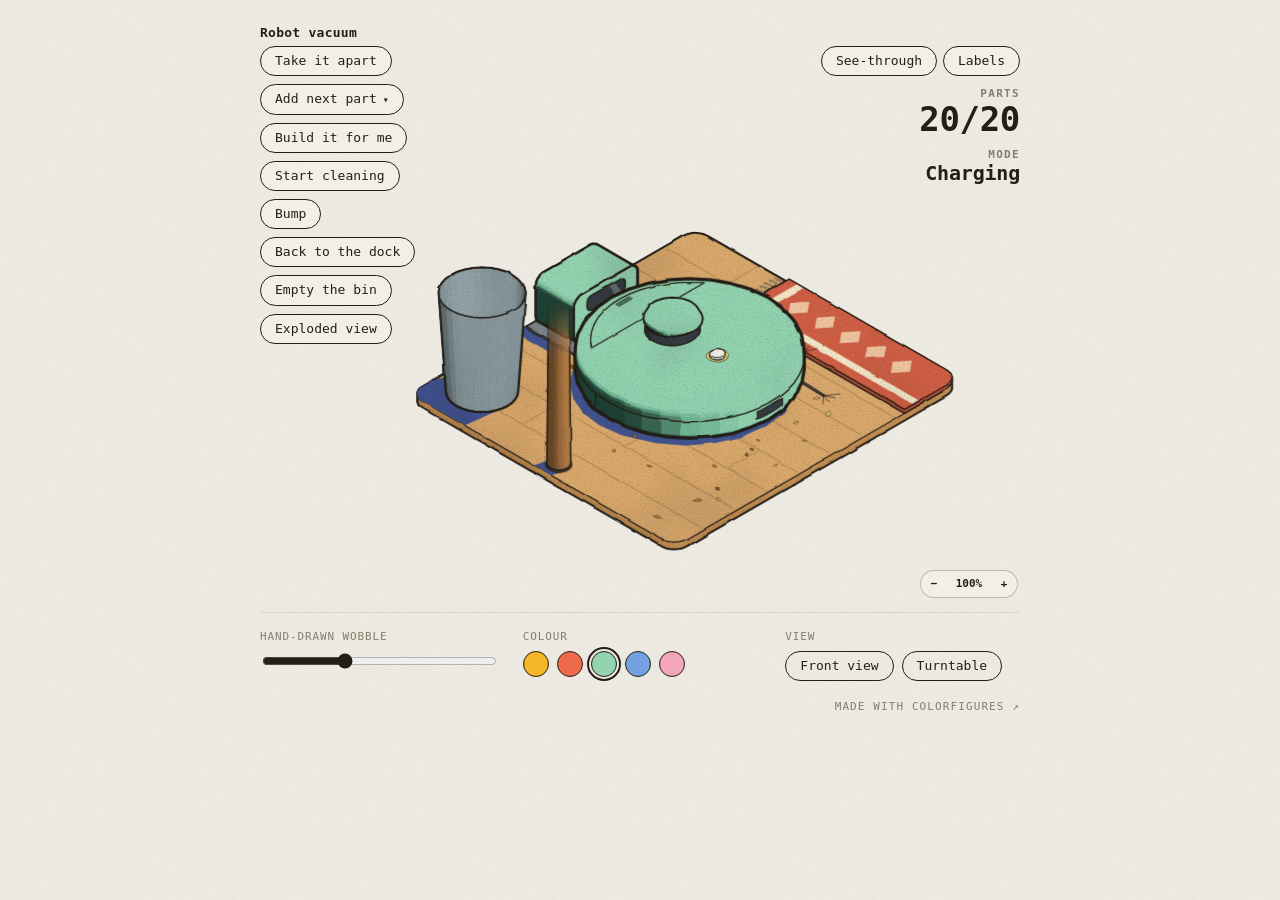
<file: site/rea-home/inside/figures/vacuum.html>
<!doctype html>
<html lang="en"><head><meta charset="utf-8"><meta name="viewport" content="width=device-width,initial-scale=1">
<title>Robot vacuum</title><style>.mcap{display:none!important}@media (max-width:560px){.stat .v{font-size:20px!important}.stats{align-items:flex-end}}@media (min-width:561px){.vset{top:4px!important}#stats{top:var(--vset-h,44px)!important}}</style><style>@media (max-width:560px){body > header{display:none}}</style><script>window.FIG_A = () => innerWidth <= 560 ? 1.1 : .75;</script><script>window.LBL_U = () => { if (innerWidth > 560) return 0; const s = document.getElementById("fig"); return s && s.clientWidth && s.viewBox.baseVal.width ? s.viewBox.baseVal.width / s.clientWidth : 0; };</script></head><body>
<script>
/* ============================================================
   Colorfigures core: projection, shapes, shading, ink, labels, page shell.
   A figure page includes this file (scripts/build.py inlines it), then calls mountFigure({...}).
   See SKILL.md for the drawing contract and conventions.
   One fixed view (front-left-top) and one fixed light (from above, behind the viewer's right shoulder: the front is lit,
   the left side is in shade, and cast shadows fall toward the lower left of the screen).
   ============================================================ */

/* ---------- palettes ---------- */
const PALS = {
  mustard: { l:'#f4b829', m:'#d49c1f', d:'#4e4a18' },
  tomato:  { l:'#ef6a4c', m:'#cf5038', d:'#4a2219' },
  mint:    { l:'#93d3b0', m:'#71b693', d:'#1f4034' },
  cobalt:  { l:'#76a0e2', m:'#5a82c6', d:'#1c2948' },
  blush:   { l:'#f3a6bb', m:'#d8869c', d:'#4b2430' },
};
const METAL   = { l:'#eef0f0', m:'#c6ccce', d:'#8f989b' };
const CLEAR   = { l:'#e4f2f4', m:'#c4dfe4', d:'#97b9c0' };
const CERAMIC = { l:'#fbfaf3', m:'#e3e0d2', d:'#bdb8a6' };
const DARK    = { l:'#55504a', m:'#3d3935', d:'#272421' };
const INK = '#231e16';
const SHADOW = '#41538f';

/* ---------- projection (x = depth toward viewer-right, y = toward viewer-left, z = up) ---------- */
const C = Math.cos(Math.PI/6), S = Math.sin(Math.PI/6);
let OX = 0, OY = 0;
/* Free orthographic camera (internal names start with CAM_ / cam so they never clash with a figure's own names). YAW turns the viewer around the vertical axis (45° = the classic front-left view),
   PITCH is how far it looks down (35.26° = true isometric). At the defaults P() is exactly the old isometric
   projection, so every figure drawn for it still lines up. Drag the figure to orbit; double-click to reset.
   rotV(n) maps a world direction into the default view's frame, so vis / tone / any "sum of rotV > 0" test keep
   working at every angle: the viewer is always (1,1,1) and the light stays put relative to the viewer. */
let VIEW = 0, RC = [0, 0], RCZ = 0;
const VIEW_NAMES = ['front', 'left side', 'back', 'right side'];
const TURNS = [0, 2];
const YAW0 = 45, PITCH0 = Math.atan(1/Math.SQRT2) * 180/Math.PI, CAM_K = Math.sqrt(1.5);
let YAW = YAW0, PITCH = PITCH0, CAM_R, CAM_U, CAM_V, CAM_D;                       // right, up, toward viewer, screen-down
const camBasis = (yaw, pitch) => { const t = yaw*Math.PI/180, p = pitch*Math.PI/180, ct = Math.cos(t), st = Math.sin(t), cp = Math.cos(p), sp2 = Math.sin(p);
  return { R:[st,-ct,0], U:[-sp2*ct,-sp2*st,cp], V:[cp*ct,cp*st,sp2] }; };
const CAM_B0 = camBasis(YAW0, PITCH0);
// CAM_LIM: how far (deg) the camera may turn either side of the front view; null = all the way round (set per figure)
let CAM_LIM = null;
function setCam(yaw, pitch){ YAW = CAM_LIM == null ? yaw : Math.max(YAW0 - CAM_LIM, Math.min(YAW0 + CAM_LIM, yaw));
  PITCH = CAM_LIM == null ? Math.max(6, Math.min(78, pitch)) : Math.max(15, Math.min(62, pitch)); const b = camBasis(YAW, PITCH); CAM_R = b.R; CAM_U = b.U; CAM_V = b.V; CAM_D = CAM_U.map(v => -v); }
setCam(YAW0, PITCH0);
const camDot = (a,b) => a[0]*b[0]+a[1]*b[1]+a[2]*b[2];
const rotV = n => { const r = camDot(n,CAM_R), u = camDot(n,CAM_U), v = camDot(n,CAM_V); return [0,1,2].map(i => CAM_B0.R[i]*r + CAM_B0.U[i]*u + CAM_B0.V[i]*v); };
// the light's ground direction turns with the viewer's yaw only (shadows always fall toward the lower left of the screen)
const yawTurn = ([x,y]) => { const t = (YAW - YAW0)*Math.PI/180, c = Math.cos(t), s = Math.sin(t); return [x*c - y*s, x*s + y*c]; };
const rotXY = (x,y) => [x, y];                                                // kept for old callers
const P0 = (x,y,z) => [(x-y)*C + OX, (x+y)*S - z + OY];                       // raw iso
const P  = (x,y,z) => { const q = [x-RC[0], y-RC[1], z-RCZ];
  return [CAM_K*camDot(q,CAM_R) + (RC[0]-RC[1])*C + OX, CAM_K*camDot(q,CAM_D) + (RC[0]+RC[1])*S - RCZ + OY]; };
const Dv = (x,y,z) => [CAM_K*camDot([x,y,z],CAM_R), CAM_K*camDot([x,y,z],CAM_D)];
// distance toward the viewer: draw parts with smaller depth first
const depthOf = p => camDot(p, CAM_V);
// sort [{at:[x,y,z], svg}] back-to-front for the current camera. A part may also give box:[[x0,y0,z0],[x1,y1,z1]]:
// when two boxes are separated along x, y or z, the one on the viewer's side goes last (a centre point alone gets long
// or wrapping parts wrong: a pole beside a row of keys, a spout reaching past a cup).
const boxMid = b => [0,1,2].map(k => (b[0][k] + b[1][k]) / 2);
const sepOrder = (p, q) => { if (!p.box || !q.box) return 0;
  for (let k = 0; k < 3; k++){ if (p.box[1][k] <= q.box[0][k] + 1e-6) return CAM_V[k] >= 0 ? -1 : 1; if (q.box[1][k] <= p.box[0][k] + 1e-6) return CAM_V[k] >= 0 ? 1 : -1; }
  return 0; };
const byDepth = parts => parts.filter(Boolean).sort((p,q) => sepOrder(p,q) || (depthOf(p.at || boxMid(p.box)) - depthOf(q.at || boxMid(q.box)))).map(p => p.svg).join('');
// the half of a vertical ring that faces the viewer / is turned away, as [from, to] angles in degrees (0 = +x, 90 = +y)
const nearHalf = () => [YAW - 90, YAW + 90], farHalf = () => [YAW + 90, YAW + 270];
// an open container (cup, bin, cone, drum) between two rings: far inner wall, then its contents, then the near outer wall
const openShell = (A, B, colour, contents = '') => loft(A, B, colour, true) + contents + loft(A, B, colour);
const f  = v => v.toFixed(1);
const pd = (pts, close=true) => 'M' + pts.map(p => { const q = P(p[0],p[1],p[2]); return f(q[0])+' '+f(q[1]); }).join('L') + (close ? 'Z' : '');
const sp = pts => 'M' + pts.map(q => f(q[0])+' '+f(q[1])).join('L') + 'Z';

/* ---------- 2D shapes in a plane's (u,v) coords (v up), mapped to 3D by a plane ---------- */
const arcUV  = (cu,cv,r,a0,a1,n=7) => { const o=[]; for (let i=0;i<=n;i++){ const a=(a0+(a1-a0)*i/n)*Math.PI/180; o.push([cu+r*Math.cos(a), cv+r*Math.sin(a)]); } return o; };
const rrUV   = (u0,v0,u1,v1,r,n=7) => r <= 0 ? rectUV(u0,v0,u1,v1) : [...arcUV(u1-r,v0+r,r,-90,0,n), ...arcUV(u1-r,v1-r,r,0,90,n), ...arcUV(u0+r,v1-r,r,90,180,n), ...arcUV(u0+r,v0+r,r,180,270,n)];
const rectUV = (u0,v0,u1,v1) => [[u0,v0],[u1,v0],[u1,v1],[u0,v1]];
const ellUV  = (cu,cv,ru,rv,n=24) => Array.from({length:n}, (_,i) => { const a=i/n*2*Math.PI; return [cu+ru*Math.cos(a), cv+rv*Math.sin(a)]; });
const PX = x => ([u,v]) => [x,u,v];      // front-facing plane x = const   (u = y, v = z)
const PY = y => ([u,v]) => [u,y,v];      // side plane y = const           (u = x, v = z)
const PZ = z => ([u,v]) => [u,v,z];      // horizontal plane z = const     (u = x, v = y)
const on = (plane, uv) => uv.map(plane);

/* ---------- vectors + shading ---------- */
const sub=(a,b)=>[a[0]-b[0],a[1]-b[1],a[2]-b[2]], dot=(a,b)=>a[0]*b[0]+a[1]*b[1]+a[2]*b[2];
const cross=(a,b)=>[a[1]*b[2]-a[2]*b[1], a[2]*b[0]-a[0]*b[2], a[0]*b[1]-a[1]*b[0]];
const norm=a=>{ const l=Math.hypot(...a)||1; return a.map(v=>v/l); };
const avg=ps=>ps.reduce((s,p)=>[s[0]+p[0]/ps.length,s[1]+p[1]/ps.length,s[2]+p[2]/ps.length],[0,0,0]);
const vis = n => { const r = rotV(n); return r[0]+r[1]+r[2] > 1e-6; };   // viewer looks from (+1,+1,+1) after the turn
const facing = vis;                                                       // readable alias: is this face toward the viewer?
const SHADOW_K = 0.85, AZ_MIN = 20, AZ_MAX = 160;
// cast shadows are drawn shorter than the shading light implies (0.45 × height instead of 0.85 ×): long shadows of tall
// parts on thin supports (a lamp shade, a fan head) land far from the object and read as separate blobs
const SHADOW_LEN = 0.45;
let L = [0,0,1], SH = [0,0];
function setLight(deg){ const a=deg*Math.PI/180; SH=[SHADOW_K*Math.cos(a), SHADOW_K*Math.sin(a)]; L=norm([-SH[0],-SH[1],1]); }
const LIN = norm([.6,.2,1]);                       // fixed light for interiors / small props
// Three flat tones, but blended across a narrow band at each step, so a face that turns past a threshold while the
// figure rotates fades between tones instead of snapping (at rest almost every face still sits on a pure tone).
const SOFT = .18;
const step3 = (d, hi, lo, m) => { const ss = (a, b, x) => { const k = Math.min(1, Math.max(0, (x - a)/(b - a))); return k*k*(3 - 2*k); };
  const a = ss(hi - SOFT, hi + SOFT, d), b = ss(lo - SOFT, lo + SOFT, d);
  return a >= 1 ? m.l : b <= 0 ? m.d : a > 0 ? mix(m.m, m.l, a) : b < 1 ? mix(m.d, m.m, b) : m.m; };
const tone  = (n,m) => step3(dot(rotV(n),L),   -.15, -.45, m);   // exterior, follows the sun
const toneI = (n,m) => step3(dot(rotV(n),LIN),  .6,   .05, m);   // interior / props
const mix = (a,b,t) => '#' + [1,3,5].map(i => Math.round(parseInt(a.substr(i,2),16)*(1-t) + parseInt(b.substr(i,2),16)*t).toString(16).padStart(2,'0')).join('');
const matOf = hex => ({ l:hex, m:mix(hex,'#000000',.16), d:mix(hex,'#000000',.42) });
const ease = t => t<.5 ? 2*t*t : 1-Math.pow(-2*t+2,2)/2;

/* ---------- drawing primitives (all return SVG strings) ---------- */
const ink   = (d,w=1.0) => `<path d="${d}" fill="none" stroke="${INK}" stroke-width="${w}" stroke-linejoin="round" stroke-linecap="round"/>`;
const fill  = (d,c,extra='') => `<path d="${d}" fill="${c}" ${extra}/>`;
const face  = (d,c) => `<path d="${d}" fill="${c}" stroke="${c}" stroke-width=".7" stroke-linejoin="round"/>`;
const shape = (pts,c,w=.9) => fill(pd(pts),c) + (w ? ink(pd(pts),w) : '');
const line  = (pts,w=.9) => ink(pd(pts,false),w);
// Loft between two rings of equal length (closed). colour(n) picks each strip's fill; flip = seen from inside.
function loft(A, B, colour, flip=false){
  const n=A.length, cen=avg(A.concat(B)); let s='';
  for (let i=0;i<n;i++){
    const a0=A[i], a1=A[(i+1)%n], b1=B[(i+1)%n], b0=B[i];
    let nr = norm(cross(sub(a1,a0), sub(b0,a0)));
    if (!isFinite(nr[0])) continue;
    if (dot(nr, sub(avg([a0,a1,b1,b0]), cen)) < 0) nr = nr.map(v=>-v);
    if (flip) nr = nr.map(v=>-v);
    if (vis(nr)) s += face(pd([a0,a1,b1,b0]), colour(nr));
  }
  return s;
}
function hull(pts){
  pts = pts.slice().sort((a,b)=>a[0]-b[0]||a[1]-b[1]);
  const cr=(o,a,b)=>(a[0]-o[0])*(b[1]-o[1])-(a[1]-o[1])*(b[0]-o[0]); const lo=[], up=[];
  for (const p of pts){ while(lo.length>=2 && cr(lo[lo.length-2],lo[lo.length-1],p)<=0) lo.pop(); lo.push(p); }
  for (const p of pts.reverse()){ while(up.length>=2 && cr(up[up.length-2],up[up.length-1],p)<=0) up.pop(); up.push(p); }
  lo.pop(); up.pop(); return lo.concat(up);
}
// Silhouette ink, weighted by how thick the part is on screen (like a hand inker): the w you pass is the most it gets.
// Thickness = 2 × area / perimeter of the outline (a rod's diameter, about half a box's width), as a share of the
// frame width. A long thin rod, a handle or a knob stays light (~1–1.5); a grinder, kettle or machine body gets the
// heavy ~2.4–2.8. Thin parts stay thin and parts keep air between them.
const hullInk = (pts3, w=1.4) => { const h = hull(pts3.map(p=>P(...p))); let a = 0, per = 0;
  for (let i = 0; i < h.length; i++){ const p = h[i], q = h[(i+1) % h.length]; a += p[0]*q[1] - q[0]*p[1]; per += Math.hypot(q[0]-p[0], q[1]-p[1]); }
  const thick = per ? Math.abs(a) / per / (INK_K * INK_REF_VB) : 0;
  return ink(sp(h), Math.min(w, .9 + 20*thick)); };
// Axis-aligned box: three visible faces, shaded, each outlined. shade = tone (sunlit) or toneI (interior).
function box(x0,y0,z0,x1,y1,z1,m,shade=toneI,w=.9){
  // all six faces, drawn only when they face the viewer (sides first, then top) — correct in every VIEW
  const F = [
    [[0,1,0],  [[x0,y1,z0],[x1,y1,z0],[x1,y1,z1],[x0,y1,z1]]],
    [[1,0,0],  [[x1,y0,z0],[x1,y1,z0],[x1,y1,z1],[x1,y0,z1]]],
    [[0,-1,0], [[x0,y0,z0],[x1,y0,z0],[x1,y0,z1],[x0,y0,z1]]],
    [[-1,0,0], [[x0,y0,z0],[x0,y1,z0],[x0,y1,z1],[x0,y0,z1]]],
    [[0,0,1],  [[x0,y0,z1],[x1,y0,z1],[x1,y1,z1],[x0,y1,z1]]] ];
  return F.filter(([n]) => vis(n)).map(([n,q]) => shape(q, shade(n,m), w)).join('');
}
// Rounded-profile extrusion: profile (u=y, v=z) swept along x from x0 to x1. Body of most machines.
function extrude(profileUV, x0, x1, m, shade=tone){ return loft(on(PX(x0),profileUV), on(PX(x1),profileUV), n=>shade(n,m)); }
// Vertical cylinder (axis z) centred (x,y), radius r from z0 to z1, with top cap.
function cyl(x,y,z0,z1,r,m,shade=toneI,w=1.2,n=24){
  const A=on(PZ(z0),ellUV(x,y,r,r,n)), B=on(PZ(z1),ellUV(x,y,r,r,n));
  return loft(A,B,nr=>shade(nr,m)) + fill(pd(B),shade([0,0,1],m)) + hullInk([...A,...B],w) + ink(pd(B),w*.8);
}
// Cylinder lying along x (e.g. a knob or dial sticking out of a front face): centred (y,z), from x0 to x1.
function cylX(x0,x1,y,z,r,m,shade=toneI,w=1.1,n=20){
  const A=on(PX(x0),ellUV(y,z,r,r,n)), B=on(PX(x1),ellUV(y,z,r,r,n));
  // cap on whichever end faces the viewer (the +x end in VIEW 0)
  const capB = vis([1,0,0]), cap = capB ? B : A, cn = capB ? [1,0,0] : [-1,0,0];
  return loft(A,B,nr=>shade(nr,m)) + (vis(cn) ? fill(pd(cap),shade(cn,m)) : '') + hullInk([...A,...B],w) + (vis(cn) ? ink(pd(cap),w*.8) : '');
}
// Cylinder between any two 3D points a and b (a lamp arm, a rod, a pipe at an angle, a handle bar), radius r.
// The end facing the viewer gets a cap. For a tapered part (a cone, a lamp shade) pass r1 for the radius at b.
function rod(a, b, r, m, shade=toneI, w=1, r1=r, n=16){
  const d = norm(sub(b, a)), u = norm(cross(d, Math.abs(d[2]) < .9 ? [0,0,1] : [1,0,0])), v = cross(d, u);
  const ring = (p, rr) => Array.from({length:n}, (_,i) => { const t = i/n*2*Math.PI, c = Math.cos(t)*rr, s2 = Math.sin(t)*rr;
    return [p[0] + u[0]*c + v[0]*s2, p[1] + u[1]*c + v[1]*s2, p[2] + u[2]*c + v[2]*s2]; });
  const A = ring(a, r), B = ring(b, r1), capB = vis(d), cap = capB ? B : A, cn = capB ? d : d.map(x => -x);
  return loft(A, B, nr => shade(nr, m)) + (Math.max(r, r1) > 0 ? fill(pd(cap), shade(cn, m)) + ink(pd(cap), w*.8) : '') + hullInk([...A, ...B], w);
}
// Text lying flat on a front plane x = const, centred at (y,z) baseline; reads left-to-right on screen.
// text sits on a face: if its reading direction comes out mirrored (or edge-on), that face is turned away, so the text is hidden
const txM = (o, U, V) => (U[0]*V[1] - U[1]*V[0]) <= .02 * Math.hypot(...U) * Math.hypot(...V) ? `matrix(0 0 0 0 ${f(o[0])} ${f(o[1])})` : `matrix(${U[0].toFixed(4)} ${U[1].toFixed(4)} ${V[0].toFixed(4)} ${V[1].toFixed(4)} ${f(o[0])} ${f(o[1])})`;
const tx = (x,y,z,str,size,col=INK,weight=700) => { const o=P(x,y,z);
  return `<text transform="${txM(o, Dv(0,-1,0), Dv(0,0,-1))}" font-size="${size}" fill="${col}" text-anchor="middle" font-family="ui-monospace,Menlo,monospace" font-weight="${weight}" letter-spacing=".04em">${str}</text>`; };
// Text on a side plane y = const, centred at (x,z).
const txY = (x,y,z,str,size,col=INK,weight=700) => { const o=P(x,y,z);
  return `<text transform="${txM(o, Dv(1,0,0), Dv(0,0,-1))}" font-size="${size}" fill="${col}" text-anchor="middle" font-family="ui-monospace,Menlo,monospace" font-weight="${weight}" letter-spacing=".04em">${str}</text>`; };
// Cast shadow of a set of 3D points (any outline of the object), pushed along the light onto z = 0.
// the light stays put relative to the viewer, so the shadow is cast in turned coordinates
// z0: the surface it falls on (a board, a counter); clip it to that surface with clipTo(...) if it could spill off.
// clip: the 3D outline of the surface it falls on (e.g. boardTop(...)), so it can't spill over the edge.
const castShadow = (pts3, z0=0, clip=null) => { const k = SHADOW_LEN / SHADOW_K, [sx, sy] = yawTurn(SH);
  const s = fill(sp(hull(pts3.map(([x,y,z]) => P(x+(z-z0)*sx*k, y+(z-z0)*sy*k, z0)))), SHADOW);
  return clip ? clipTo(clip, s) : s; };
// A board for the object to stand on (a tray, a desk top, a counter): a rounded slab from (x0,y0) to (x1,y1), h thick.
// Draw it first; then castShadow(points, h, boardTop(x0,y0,x1,y1,h,r)) so shadows lie on it and stop at its edge.
const BOARD = { l:'#e6e1d4', m:'#cfc8b8', d:'#aaa293' }, WOOD = { l:'#d9a86c', m:'#bf8a4f', d:'#8e6236' };
const boardTop = (x0,y0,x1,y1,h=3,r=5) => on(PZ(h), rrUV(x0,y0,x1,y1,r));
function board(x0,y0,x1,y1,h=3,r=5,m=BOARD){
  const A = on(PZ(0), rrUV(x0,y0,x1,y1,r)), B = boardTop(x0,y0,x1,y1,h,r);
  return loft(A, B, n => toneI(n, m)) + fill(pd(B), m.l) + ink(pd(B), 1) + hullInk([...A, ...B], 1.8);
}
// Group helpers: clickable target, clip to an opening.
const act  = (name, inner, data='') => `<g data-act="${name}" ${data}>${inner}</g>`;
let _clipN = 0;
// Part label (for "how does it work" figures): a cream pill with a leader line to a 3D point on the part.
// dx, dy = where the pill sits, in screen units at the reference zoom (they scale with the figure like stroke widths).
// on = that part is working right now (the pill turns the accent colour). Labels can be hidden with the Labels switch.
function tag(p3, dx, dy, text, on=false){
  // on a phone (LBL_U = drawing units per screen px) the pill is a numbered badge and the names go in a legend under the figure
  const u = window.LBL_U ? LBL_U() : 0, n = ((window.__ln || (window.__ln = {}))[text] || (__ln[text] = Object.keys(__ln).length + 1));
  const k = INK_K, [X,Y] = P(...p3), fs = u ? 10*u : 8.6*k, h = u ? 17*u : fs*1.8, w = u ? h*(n > 9 ? 1.3 : 1) : text.length*fs*.62 + fs*1.5, cx = X + dx*k, cy = Y + dy*k;
  return `<g class="tag${on ? ' on' : ''}" data-n="${n}" data-t="${text}"><path d="M${f(X)} ${f(Y)}L${f(cx)} ${f(cy)}" fill="none" stroke="${INK}" stroke-width="1"/>`
    + `<circle cx="${f(X)}" cy="${f(Y)}" r="${f(1.3*k)}" fill="${INK}"/>`
    + `<rect x="${f(cx-w/2)}" y="${f(cy-h/2)}" width="${f(w)}" height="${f(h)}" rx="${f(h/2)}" fill="${on ? 'var(--accent,#f4b829)' : '#fff4d6'}" stroke="${INK}" stroke-width="1.2"/>`
    + `<text x="${f(cx)}" y="${f(cy+fs*.36)}" font-size="${f(fs)}" text-anchor="middle" font-family="ui-monospace,Menlo,monospace" font-weight="800" letter-spacing=".04em" fill="${INK}">${u ? n : text}</text></g>`;
}
const clipTo = (pts3, inner) => { const id = 'k' + (++_clipN); return `<clipPath id="${id}"><path d="${pd(pts3)}"/></clipPath><g clip-path="url(#${id})">${inner}</g>`; };

/* ---------- constant on-screen line weight ----------
   Stroke widths are written in model units, and each figure is zoomed to fill the frame, so a small
   object would get fat lines. INK_K rescales every stroke-width (and the wobble/grain filter) so all
   figures match the reference zoom of the booth / vending machine (viewBox ≈ 585 units wide). */
const INK_REF_VB = 585;
let INK_K = 1;
const inkScale = svg => INK_K === 1 ? svg : svg.replace(/stroke-width="([\d.]+)"/g, (_, w) => `stroke-width="${(+w * INK_K).toFixed(2)}"`);

/* ---------- page shell ---------- */
const CORE_CSS = `
  :root{--paper:#f2efe7;--ink:#231e16;--muted:#857d6e;--rule:#ddd6c8}
  *{box-sizing:border-box} html,body{margin:0;height:100%}
  body{background-color:var(--paper);
    background-image:url("data:image/svg+xml;utf8,<svg xmlns='http://www.w3.org/2000/svg' width='320' height='320'><filter id='p'><feTurbulence type='fractalNoise' baseFrequency='.85' numOctaves='3' stitchTiles='stitch'/><feColorMatrix values='0 0 0 0 .42  0 0 0 0 .39  0 0 0 0 .33  .16 0 0 0 0'/></filter><rect width='100%' height='100%' filter='url(%23p)'/></svg>");
    overflow-x:hidden;color:var(--ink);font:13px/1.4 ui-monospace,SFMono-Regular,Menlo,monospace;display:flex;flex-direction:column;align-items:center;padding:24px 16px 32px}
  header{width:100%;max-width:760px;display:flex;justify-content:space-between;align-items:baseline;gap:12px;flex-wrap:wrap}
  header h1{font-size:13px;font-weight:600;margin:0;letter-spacing:.02em} header span{color:var(--muted)}
  #fig{width:100%;max-width:760px;height:auto;display:block;margin:4px 0 8px;user-select:none;overflow:visible}
  #fig{cursor:grab;touch-action:pan-y} #fig.drag{cursor:grabbing} #fig [data-act]{cursor:pointer}
  #readout, .idea{display:none}   /* status line + big idea are off: the buttons and motion tell the story */
  .idea{width:100%;max-width:760px;margin:-6px 0 16px;font-size:12.5px;line-height:1.5;text-align:center;color:var(--ink)}
  .idea strong{letter-spacing:.12em;text-transform:uppercase;font-size:11px;margin-right:8px}
  #readout{position:relative;min-height:1.4em;letter-spacing:.08em;text-transform:uppercase;margin-bottom:14px;text-align:center;text-shadow:0 0 3px var(--paper),0 0 6px var(--paper),0 0 10px var(--paper)}
  .stage{position:relative;width:100%;max-width:760px}
  .actions{position:absolute;top:4px;left:0;display:flex;flex-direction:column;align-items:flex-start;gap:8px;z-index:2;max-width:220px}
  .actions .cap{color:var(--muted);font-size:11px;letter-spacing:.08em;text-transform:uppercase;margin:0 0 2px}
  html.nolabels #fig .tag{display:none}
  .ctl[hidden]{display:none}
  /* ui.flash(text): a short note under the buttons ("the can is empty — refill it"); the status line itself stays hidden */
  .toast{position:absolute;left:0;z-index:3;font-size:11.5px;letter-spacing:.06em;text-transform:uppercase;background:var(--paper);
    border:1.5px solid var(--ink);border-radius:8px;padding:4px 9px;box-shadow:2px 2px 0 var(--ink);opacity:0;transition:opacity .2s;pointer-events:none;max-width:240px}
  .toast.show{opacity:1}
  .made-with{width:100%;max-width:760px;margin-top:18px;text-align:right;font-size:11px;letter-spacing:.1em;text-transform:uppercase}
  .made-with a{color:var(--muted);text-decoration:none} .made-with a:hover{color:var(--ink)}
  .stats{position:absolute;top:4px;right:0;display:flex;flex-direction:column;align-items:flex-end;gap:10px;z-index:2;text-align:right}
  .stat .k{font-size:11px;font-weight:700;letter-spacing:.12em;text-transform:uppercase;color:var(--muted)}
  .stat .v{font-size:34px;font-weight:800;line-height:1.05;letter-spacing:-.01em;font-variant-numeric:tabular-nums;color:var(--ink)}
  .stat.small .v{font-size:20px}
  .stat .v.bump{animation:bump .35s ease-out}
  @keyframes bump{0%{transform:scale(1.18)}100%{transform:none}}
  .stepwrap{position:relative;display:flex;align-items:center;gap:8px}
  .act{font:inherit;color:var(--ink);background:var(--paper);border:1.5px solid var(--ink);border-radius:999px;padding:5px 14px;cursor:pointer;white-space:nowrap}
  .act:hover{background:color-mix(in srgb,var(--paper) 92%,var(--ink))}
  .act .car{margin-left:6px;font-size:10px}
  .act:focus-visible{outline:2px solid var(--ink);outline-offset:3px}
  .chips{display:none;flex-wrap:wrap;gap:6px;background:var(--paper);border:2px solid var(--ink);border-radius:12px;box-shadow:3px 3px 0 var(--ink);
    padding:8px;width:max-content;max-width:min(300px,62vw);position:absolute;left:calc(100% + 10px);top:-4px;z-index:3}
  .stepwrap.open .chips{display:flex}
  .chip{white-space:nowrap;font:inherit;font-size:11.5px;font-weight:700;color:var(--ink);background:var(--paper);border:1.5px solid var(--ink);border-radius:8px;padding:4px 8px;cursor:pointer;box-shadow:2px 2px 0 var(--ink)}
  .chip:hover{background:var(--accent,#f4b829);transform:translate(-1px,-1px)}
  .chip.current{background:var(--ink);color:var(--paper)} .chip.current:hover{background:var(--ink);transform:none}
  .chip.off{opacity:.45} .chip.off:hover{transform:none;background:var(--paper)}
  
  @media (max-width:560px){body{padding:14px 12px 24px}header span,.actions .cap{display:none}.actions{flex-direction:row;flex-wrap:wrap;gap:6px}.act{font-size:12px;padding:4px 11px}.stats{position:static;flex-direction:row;justify-content:flex-end;gap:18px;margin-bottom:4px}.actions{position:static;max-width:none;margin:6px 0 4px}.chips{left:0;top:calc(100% + 8px)}}
  .controls{width:100%;max-width:760px;display:grid;grid-template-columns:repeat(auto-fit,minmax(200px,1fr));gap:14px 28px;border-top:1px solid var(--rule);padding-top:16px}
  .ctl{display:flex;flex-direction:column;gap:6px}
  .ctl label{color:var(--muted);font-size:11px;letter-spacing:.08em;text-transform:uppercase}
  input[type=range]{width:100%;accent-color:var(--ink)}
  .row{display:flex;gap:8px;flex-wrap:wrap}
  button{font:inherit;color:var(--ink);background:transparent;border:1.5px solid var(--ink);border-radius:999px;padding:5px 14px;cursor:pointer}
  button:hover{background:#0000000d}
  button[aria-pressed=true]:not(.sw){background:var(--ink);color:var(--paper)}
  .sw{width:26px;height:26px;padding:0;border-radius:50%} .sw[aria-pressed=true]{outline:2px solid var(--ink);outline-offset:2px}`;

const filterFor = k => `<filter id="hand" x="-3%" y="-3%" width="106%" height="106%" color-interpolation-filters="sRGB">
  <feTurbulence type="fractalNoise" baseFrequency="${(0.045/k).toFixed(4)}" numOctaves="2" seed="4" result="warp"/>
  <feDisplacementMap id="wob" in="SourceGraphic" in2="warp" scale="${(2.4*k).toFixed(2)}" xChannelSelector="R" yChannelSelector="G" result="wob"/>
  <feTurbulence type="fractalNoise" baseFrequency="${(0.9/k).toFixed(4)}" numOctaves="3" seed="11" result="n1"/>
  <feColorMatrix in="n1" type="matrix" values=".3 0 0 0 .84  .3 0 0 0 .84  .3 0 0 0 .84  0 0 0 0 1" result="grain"/>
  <feTurbulence type="fractalNoise" baseFrequency="${(0.012/k).toFixed(4)}" numOctaves="2" seed="7" result="n2"/>
  <feColorMatrix in="n2" type="matrix" values=".3 0 0 0 .85  .3 0 0 0 .85  .3 0 0 0 .85  0 0 0 0 1" result="blot"/>
  <feBlend in="wob" in2="grain" mode="multiply" result="g1"/><feBlend in="g1" in2="blot" mode="multiply" result="g2"/>
  <feComposite in="g2" in2="wob" operator="in"/></filter>`;

/* mountFigure({
     fig:'03', title:'Photo booth', hint:'click the curtain…',
     size:[W,D,H],                 // bounding box, used to frame the view (shadow range included)
     palette:'mustard',            // default PALS key
     state:{...},                  // figure state (st.pal is built in)
     scene: (st, m) => svgString,  // m = current palette {l,m,d}
     readout: st => 'text',        // status line under the figure
     buttons: [{label, onClick(st, ui)}      // listed in the order the user should do them
               | {label, choices: st => [{label, onClick(st,ui), current?, disabled?, why?}]}],   // opens a picker
     stats: st => [{label, value, small?}],   // optional: big numbers top-right (credit, change, score)
     credit: false,                // optional: hide the small "Made with Colorfigures" link
     acts: { name(st, el, ui){} },  // clicks on act(name, …) groups; el has dataset
     params(st, q){}               // optional: read URLSearchParams for screenshot states
   })  -> ui = { st, render, animate(stepFn), flash(text,ms) }
   animate(step): calls step(dt seconds) every frame and re-renders until step returns false. */
addEventListener('error', e => { document.documentElement.dataset.errors = (document.documentElement.dataset.errors || '') + ' ' + e.message + ';'; });
/* The hand-drawn filter's noise never changes, but browsers recompute every feTurbulence each time the drawing changes
   (on phones SVG filters run on the CPU, so this is most of the cost of a frame). bakeNoise renders each noise layer once
   into an image and swaps it in: coarse layers as one small image over the whole view (they are smooth, so scaling up
   is invisible), fine grain as a seamless tile. If anything fails (an old browser), the live filter simply stays. */
function bakeNoise(svg){
  const fl = document.getElementById('hand'); if (!fl || typeof Image === 'undefined') return;
  const NS = 'http://www.w3.org/2000/svg', vb = svg.viewBox.baseVal;
  const x0 = vb.x - vb.width*.35, y0 = vb.y - vb.height*.35, w0 = vb.width*1.7, h0 = vb.height*1.7;
  for (const t of [...fl.querySelectorAll('feTurbulence')]){
    const fq = parseFloat(t.getAttribute('baseFrequency')), oct = +(t.getAttribute('numOctaves') || 1);
    if (!(fq > 0)) continue;
    const fine = fq * Math.max(w0, h0) > 80;
    if (fine) continue;   // fine grain stays live: a repeated tile leaves faint seams on some GPUs
    const rx = fine ? 0 : x0, ry = fine ? 0 : y0, rw = fine ? 48 / fq : w0, rh = fine ? 48 / fq : h0;
    const ppu = fq * (fine ? 7 : 5) * Math.pow(2, Math.max(0, oct - 1) * .5), PW = Math.ceil(rw * ppu), PH = Math.ceil(rh * ppu);
    if (PW * PH > 1200 * 1200) continue;
    const tb = t.cloneNode(); tb.removeAttribute('result'); if (fine) tb.setAttribute('stitchTiles', 'stitch');
    const src = `<svg xmlns="${NS}" width="${PW}" height="${PH}" viewBox="${rx} ${ry} ${rw} ${rh}"><filter id="n" filterUnits="userSpaceOnUse" x="${rx}" y="${ry}" width="${rw}" height="${rh}" color-interpolation-filters="sRGB">${tb.outerHTML}</filter><rect x="${rx}" y="${ry}" width="${rw}" height="${rh}" filter="url(#n)"/></svg>`;
    const img = new Image();
    img.onload = () => { try {
      const c = document.createElement('canvas'); c.width = PW; c.height = PH; const g = c.getContext('2d'); g.drawImage(img, 0, 0);
      // store the noise's colour values fully opaque: the filter reads its colour channels, and an image with
      // see-through pixels would be read premultiplied (darker) by some browsers
      const px = g.getImageData(0, 0, PW, PH); for (let i = 3; i < px.data.length; i += 4) px.data[i] = 255; g.putImageData(px, 0, 0);
      const url = c.toDataURL('image/png'), res = t.getAttribute('result');
      const im = document.createElementNS(NS, 'feImage');
      // a tile must sit inside the filter's region (the drawing's box) or it gets clipped: anchor it at the drawing's
      // centre, snapped to whole tiles so the grain keeps the same phase as the live noise would
      let ox = rx, oy = ry;
      if (fine){ const bb = svg.getElementById ? document.getElementById('art').getBBox() : { x: 0, y: 0, width: 0, height: 0 };
        ox = Math.floor((bb.x + bb.width/2) / rw) * rw; oy = Math.floor((bb.y + bb.height/2) / rh) * rh; }
      for (const [k, v] of [['x', ox], ['y', oy], ['width', rw], ['height', rh], ['preserveAspectRatio', 'none']]) im.setAttribute(k, v);
      im.setAttribute('href', url); im.setAttributeNS('http://www.w3.org/1999/xlink', 'xlink:href', url);
      if (!t.isConnected) return;
      if (fine){ im.setAttribute('result', res + '_tile'); const tl = document.createElementNS(NS, 'feTile'); tl.setAttribute('in', res + '_tile'); tl.setAttribute('result', res); t.replaceWith(im, tl); }
      else { im.setAttribute('result', res); t.replaceWith(im); }
    } catch (e) {} };
    img.src = 'data:image/svg+xml;charset=utf-8,' + encodeURIComponent(src);
  }
}
function mountFigure(cfg){
  document.title = cfg.title;
  const style = document.createElement('style'); style.textContent = CORE_CSS; document.head.appendChild(style);
  document.body.innerHTML = `
    <header><h1>${cfg.title}</h1></header><!-- REA Home: the device name only, no figure number -->
    <div class="stage">
      ${cfg.buttons && cfg.buttons.length ? `<div class="actions" id="btns"></div>` : ''}
      ${cfg.stats ? '<div class="stats" id="stats"></div>' : ''}
      <div class="toast" id="toast" role="status"></div>
      <svg id="fig" role="img" aria-label="${cfg.title}"><defs id="fdefs"></defs><g id="art" filter="url(#hand)"></g></svg>
    </div>
    <div id="readout"></div>
    ${cfg.idea ? `<p class="idea"><strong>The big idea</strong>${cfg.idea}</p>` : ''}
    <div class="controls">
      <div class="ctl"><label for="wb">Hand-drawn wobble</label><input id="wb" type="range" min="0" max="7" step="0.1" value="2.4"></div>
      <div class="ctl"><label>Colour</label><div class="row" id="pals"></div></div>
      <div class="ctl"><label>View</label><div class="row"><button id="vreset">Front view</button><button id="vspin" aria-pressed="false">Turntable</button></div></div>
      <div class="ctl" id="lblctl" hidden><label>Labels</label><div class="row"><button id="lbl" aria-pressed="true">On</button></div></div>
    </div>
    ${cfg.credit === false ? '' : '<footer class="made-with"><a href="https://april-zhu.com/colorfigures" target="_blank" rel="noopener">Made with Colorfigures ↗</a></footer>'}`;
  const st = cfg.state || {};            // kept as the same object, so a figure may hold on to it
  if (!st.pal) st.pal = cfg.palette || 'mustard';
  if (st.az == null) st.az = 105;
  const q = new URLSearchParams(location.search);
  // a figure turns all the way round only once it has been checked from every side (turn:'full'); otherwise it turns
  // +-60 deg around the front, where it was drawn. ?free=1 unlocks it for testing.
  CAM_LIM = cfg.turn === 'full' || q.get('free') === '1' ? null : 60;
  if (PALS[q.get('pal')]) st.pal = q.get('pal');
  if (cfg.params) cfg.params(st, q);

  // frame on the object itself: centred, filling ~60% of the width / ~78% of the height of a 4:3 view.
  // The cast shadow is allowed to spill outside the frame (svg overflow is visible).
  const [W,D,H] = cfg.size, pts = [];
  OX = OY = 0; RC = cfg.center || [W/2, D/2]; RCZ = H/2;
  VIEW = 0; setCam(YAW0, PITCH0);
  for (const x of [0,W]) for (const y of [0,D]) for (const z of [0,H]) pts.push(P(x,y,z));
  const xs=pts.map(p=>p[0]), ys=pts.map(p=>p[1]);
  const bw = Math.max(...xs)-Math.min(...xs), bh = Math.max(...ys)-Math.min(...ys);
  // the object fills ~74% of the width / ~88% of the height, nudged right of centre so the buttons (top left) stay clear
  // on a phone (FIG_A, from the gallery) the frame grows taller than 4:3, as far as the object needs, so tall machines fill it;
  // the spare height goes mostly below; the object stays centred (its shadow may run off the edge, by the owner's call)
  const PA = window.FIG_A ? FIG_A() : .75, A = PA === .75 ? .75 : Math.min(PA, Math.max(.75, bh/.88/(bw/.74)*1.08)), vbW = Math.max(bw/.74, bh/.88/A), vbH = vbW*A;
  OX = (vbW-bw)/2 + (PA === .75 ? vbW*.06 : 0) - Math.min(...xs); OY = (PA === .75 ? vbH*.04 : (vbH - bh)*.3) - Math.min(...ys);   // sit a little high: shadows fall downward
  const svg = document.getElementById('fig');
  svg.setAttribute('viewBox', `0 0 ${f(vbW)} ${f(vbH)}`);
  INK_K = vbW / INK_REF_VB;
  document.getElementById('fdefs').innerHTML = filterFor(INK_K);
  bakeNoise(svg);

  const art = document.getElementById('art'), readout = document.getElementById('readout');
  const ui = { st };
  ui.render = () => { _clipN = 0; document.documentElement.style.setProperty('--accent', PALS[st.pal].l); art.innerHTML = inkScale(cfg.scene(st, PALS[st.pal])); if (!ui._flash) readout.textContent = cfg.readout ? cfg.readout(st) : ''; if (ui.drawStats) ui.drawStats(); };
  // big numbers in the top-right corner (credit, change, score…); a value that changes gets a little bump
  const statsEl = document.getElementById('stats'), prevStats = {};
  ui.drawStats = () => { if (!statsEl) return;
    const list = cfg.stats(st).filter(Boolean), html = list.map(x => `<div class="stat${x.small ? ' small' : ''}"><div class="k">${x.label}</div><div class="v" data-k="${x.label}">${x.value}</div></div>`).join('');
    if (statsEl._html !== html){ statsEl._html = html; statsEl.innerHTML = html;
      statsEl.querySelectorAll('.v').forEach(v => { if (prevStats[v.dataset.k] != null && prevStats[v.dataset.k] !== v.textContent) v.classList.add('bump'); prevStats[v.dataset.k] = v.textContent; }); } };
  let flashT = 0;
  const toast = document.getElementById('toast');
  ui.flash = (text, ms=1600) => { ui._flash = true; readout.textContent = text; toast.textContent = text;
    toast.style.top = ((document.getElementById('btns') ? document.getElementById('btns').offsetTop + document.getElementById('btns').offsetHeight : 0) + 8) + 'px'; toast.classList.add('show');
    clearTimeout(flashT); flashT = setTimeout(() => { ui._flash = false; toast.classList.remove('show'); ui.render(); }, ms); };
  // One frame driver for every running animation: each frame runs all the steps, then draws once (two animations at
  // the same time no longer draw twice). It follows the screen's frames, with a timer fallback for when frames don't
  // come (headless shots, a hidden tab). ui.invalidate() asks for one redraw on the next frame (used while dragging).
  const steps = new Set(); let driving = false, lastT = 0, fbT = 0;
  const frame = () => { if (!driving) return; driving = false; clearTimeout(fbT);
    const now = performance.now(), dt = Math.max(0, Math.min(.05, (now - lastT) / 1000)); lastT = now;
    for (const s of [...steps]) if (s(dt) === false) steps.delete(s);
    ui.render(); if (steps.size) drive(); };
  const drive = () => { if (driving) return; driving = true; requestAnimationFrame(frame); fbT = setTimeout(frame, 60); };
  ui.animate = step => { if (!steps.size && !driving) lastT = performance.now(); steps.add(step); drive(); };
  ui.invalidate = () => drive();

  // clickable parts react on press, not on click: while something animates, the scene is redrawn every frame, so the
  // element under the pointer is replaced between press and release and a 'click' would never fire
  svg.addEventListener('pointerdown', e => { if (e.button) return; const a = e.target.closest('[data-act]'); if (!a || !cfg.acts || !cfg.acts[a.dataset.act]) return;
    e.preventDefault(); cfg.acts[a.dataset.act](st, a, ui); ui.render(); });
  // orbit: drag anywhere that is not a clickable part (the machine turns the way the finger moves); arrow keys nudge; double-click eases back to the front view
  let drag = null, spin = false, camAnim = 0;
  const camTo = (y, p, ms=700) => { const y0 = YAW, p0 = PITCH, dy = ((y - y0 + 540) % 360) - 180, id = ++camAnim; let t = 0;
    ui.animate(dt => { if (id !== camAnim) return false; t += dt*1000; const k = Math.min(1, t / ms), e = ease(k); setCam(y0 + dy*e, p0 + (p - p0)*e); return k < 1; }); };
  ui.camTo = camTo;
  svg.addEventListener('pointerdown', e => { if (e.button || e.target.closest('[data-act]')) return;
    camAnim++; drag = { x:e.clientX, y:e.clientY, yaw:YAW, pitch:PITCH }; svg.classList.add("drag"); try { svg.setPointerCapture(e.pointerId); } catch {} });
  svg.addEventListener('pointermove', e => { if (!drag) return; const k = 300 / svg.getBoundingClientRect().width;
    setCam(drag.yaw + (e.clientX - drag.x)*.55*k, drag.pitch + (e.clientY - drag.y)*.35*k); ui.invalidate(); });
  const endDrag = () => { drag = null; svg.classList.remove('drag'); };
  svg.addEventListener('pointerup', endDrag); svg.addEventListener('pointercancel', endDrag);
  svg.addEventListener('dblclick', e => { if (!e.target.closest('[data-act]')) camTo(YAW0, PITCH0); });
  addEventListener('keydown', e => { const k = { ArrowLeft:[-15,0], ArrowRight:[15,0], ArrowUp:[0,8], ArrowDown:[0,-8] }[e.key];
    if (!k || window.GAME_KEYS || /input|textarea/i.test(e.target.tagName)) return; e.preventDefault(); camTo(YAW + k[0], PITCH + k[1], 260); });   // a game figure keeps the arrows for play
  document.getElementById('vreset').onclick = () => { spin = false; vsp.setAttribute('aria-pressed', false); camTo(YAW0, PITCH0); };
  const vsp = document.getElementById('vspin');
  vsp.onclick = () => { spin = !spin; vsp.setAttribute('aria-pressed', spin); camAnim++;
    let dir = 1;   // with a turning limit, the turntable swings back and forth inside it
    if (spin) ui.animate(dt => { if (!spin) return false; if (!drag){ let y = YAW + dir*dt*18;
      if (CAM_LIM != null && Math.abs(y - YAW0) >= CAM_LIM - .5){ dir = -dir; y = YAW + dir*dt*18; } setCam(y, PITCH); } return true; }); };
  if (q.has('yaw') || q.has('pitch')) setCam(+(q.get('yaw') ?? YAW0), +(q.get('pitch') ?? PITCH0));
  const btns = document.getElementById('btns');
  const stepEls = [];
  if (btns) cfg.buttons.forEach((b, i) => {
    const wrap = document.createElement('div'); wrap.className = 'stepwrap';
    const el = document.createElement('button'); el.className = 'act';
    el.innerHTML = `${b.label}${b.choices ? '<span class="car">▾</span>' : ''}`;
    wrap.appendChild(el); btns.appendChild(wrap); stepEls.push(el);
    if (!b.choices){ el.onclick = () => { closeChips(); b.onClick(st, ui); ui.render(); }; return; }
    const chips = document.createElement('div'); chips.className = 'chips'; wrap.appendChild(chips);
    el.onclick = e => { e.stopPropagation(); const open = !wrap.classList.contains('open'); closeChips();
      if (!open) return;
      chips.innerHTML = '';
      // every choice stays clickable, so nothing silently ignores a press:
      //   current:true  = the one in use (shown selected); a press just says so
      //   disabled:true = not possible right now (shown faded); a press says why (c.why, or a generic note)
      for (const c of b.choices(st)){ const ch = document.createElement('button'); ch.className = 'chip' + (c.current ? ' current' : c.disabled ? ' off' : ''); ch.textContent = c.label;
        if (c.current) ch.setAttribute('aria-pressed', 'true');
        ch.onclick = ev => { ev.stopPropagation(); closeChips();
          if (c.current) return ui.flash(`${c.label}: already set`); // REA Home: no em dash
          if (c.disabled) return ui.flash(c.why || `${c.label} isn't possible right now`);
          c.onClick(st, ui); ui.render(); }; chips.appendChild(ch); }
      wrap.classList.add('open'); };
  });
  function closeChips(){ document.querySelectorAll('.stepwrap.open').forEach(w => w.classList.remove('open')); }
  document.addEventListener('click', closeChips);

  document.getElementById('wb').oninput = e => document.getElementById('wob').setAttribute('scale', (e.target.value * INK_K).toFixed(2));
  const pals = document.getElementById('pals');
  for (const [k,p] of Object.entries(PALS)){
    const b = document.createElement('button'); b.className='sw'; b.title=k; b.style.background=p.l; b.setAttribute('aria-pressed', k===st.pal);
    b.onclick = () => { st.pal=k; [...pals.children].forEach(c=>c.setAttribute('aria-pressed', c===b)); ui.render(); };
    pals.appendChild(b);
  }
  // labels: the switch appears when the figure draws any tag(); ?labels=0 starts with them hidden
  const lblctl = document.getElementById('lblctl'), lbl = document.getElementById('lbl');
  const setLabels = on => { document.documentElement.classList.toggle('nolabels', !on); lbl.textContent = on ? 'On' : 'Off'; lbl.setAttribute('aria-pressed', on); };
  lbl.onclick = () => setLabels(document.documentElement.classList.contains('nolabels'));
  if (q.get('labels') === '0') setLabels(false);
  // testing: ?press=Label@ms,Label@ms clicks the buttons whose text starts with Label at those times after load
  // (any order, repeats allowed); Label>Choice picks a choice from a picker button (?press=Speed>3@300).
  // Script errors and unknown labels are recorded on <html data-errors="…">
  window.__st = st;
  const noteErr = m => { document.documentElement.dataset.errors = (document.documentElement.dataset.errors || '') + ' ' + m + ';'; };
  const starts = (el, t) => el.textContent.trim().toLowerCase().startsWith(t.trim().toLowerCase());
  if (q.has('press')) q.get('press').split(',').forEach(item => { const [what, ms] = item.split('@'), [label, choice] = what.split('>');
    setTimeout(() => { const b = [...document.querySelectorAll('.act')].find(b => starts(b, label));
      if (!b) return noteErr(`no button "${label}"`);
      b.click(); if (choice == null) return;
      const c = [...b.parentElement.querySelectorAll('.chip')].find(c => starts(c, choice));
      if (c && !c.disabled) c.click(); else noteErr(`no choice "${choice}" in "${label}"`); }, +ms || 0); });
  setLight(st.az); ui.render();
  if (art.querySelector('.tag')) lblctl.hidden = false;
  return ui;
}

/* ---------- see-through + labels kit (shared; the figure supplies its own working parts) ----------
   xrCallouts(items, B): pills in two columns either side of the object, sorted top to bottom so leaders never cross.
     items: [{ at:[x,y,z], text, on }], B: the object's bounds [x0, x1, y0, y1, z0, z1].
   xrGhost(body, mech, k, OUTp, x0, x1, m): far walls faintly, the working parts, then the case as a ghost over them.
   xrMount(getUI, caption): the See-through / Labels switches (top right), the caption under the figure, label hiding. */
function xrCallouts(items, B){
  const pts = []; for (const x of [B[0], B[1]]) for (const y of [B[2], B[3]]) for (const z of [B[4], B[5]]) pts.push(P(x, y, z));
  const xmin = Math.min(...pts.map(p => p[0])), xmax = Math.max(...pts.map(p => p[0])), cx = (xmin + xmax)/2;
  // on a phone (LBL_U = drawing units per screen px) each label is a numbered badge and the names go in a legend under the figure
  const k = INK_K, u = window.LBL_U ? LBL_U() : 0, fs = u ? 10*u : 8.6*k, hgt = u ? 17*u : fs*1.8, gap = hgt + (u ? 3*u : 3*k);
  const L = [], R = [];
  const svgEl = document.getElementById('fig'), vb = svgEl.viewBox.baseVal, btn = document.getElementById('btns');
  const wMax = u ? hgt*1.3 + 12*k : Math.max(...items.map(it => it.text.length))*fs*.62 + fs*1.5 + 12*k;
  const roomL = xmin - vb.x >= wMax, roomR = vb.x + vb.width - xmax >= wMax;
  for (const it of items){ const [X, Y] = P(...it.at); ((X < cx && roomL) || !roomR ? L : R).push({ ...it, X, Y }); }
  let s = '';
  let top = { [-1]: fs, [1]: fs + 30*k };
  if (btn && svgEl.getScreenCTM()){ const r = btn.getBoundingClientRect(), q = new DOMPoint(r.right, r.bottom + 50).matrixTransform(svgEl.getScreenCTM().inverse());
    if (q.y > 0) top[-1] = q.y + hgt; }
  for (const [col, side] of [[L, -1], [R, 1]]){
    col.sort((a, b) => a.Y - b.Y);
    let y = -1e9; for (const c of col){ c.py = Math.max(c.Y, y + gap, top[side]); y = c.py; }
    const shift = col.length ? Math.max(0, col.reduce((a, c) => a + c.py - c.Y, 0) / col.length) : 0;
    const room = col.length ? col[0].py - top[side] : 0; for (const c of col) c.py -= Math.min(shift, room);
    for (const c of col){
      c.n = ((window.__ln || (window.__ln = {}))[c.text] || (__ln[c.text] = Object.keys(__ln).length + 1)); const w = u ? hgt*(c.n > 9 ? 1.3 : 1) : c.text.length*fs*.62 + fs*1.5;
      let px = side < 0 ? xmin - 10*k - w/2 : xmax + 10*k + w/2; px = Math.max(vb.x + w/2 + 2*k, Math.min(vb.x + vb.width - w/2 - 2*k, px));
      const ex = px - side*w/2;
      s += `<g class="tag${c.on ? ' on' : ''}" data-n="${c.n}" data-t="${c.text}"><path d="M${f(c.X)} ${f(c.Y)}L${f(ex + side*-4*k)} ${f(c.py)}L${f(ex)} ${f(c.py)}" fill="none" stroke="${INK}" stroke-width="1"/>`
        + `<circle cx="${f(c.X)}" cy="${f(c.Y)}" r="${f(1.4*k)}" fill="${INK}"/>`
        + `<rect x="${f(px - w/2)}" y="${f(c.py - hgt/2)}" width="${f(w)}" height="${f(hgt)}" rx="${f(hgt/2)}" fill="${c.on ? 'var(--accent,#f4b829)' : '#fff4d6'}" stroke="${INK}" stroke-width="1.2"/>`
        + `<text x="${f(px)}" y="${f(c.py + fs*.36)}" font-size="${f(fs)}" text-anchor="middle" font-family="ui-monospace,Menlo,monospace" font-weight="800" letter-spacing=".04em" fill="${INK}">${u ? c.n : c.text}</text></g>`;
    }
  }
  return s;
}
function xrGhost(body, mech, k, OUTp, x0, x1, m){
  const fF = facing([1,0,0]), fB = facing([-1,0,0]);
  const far = `<g opacity="${f(.5*k)}">` + loft(on(PX(x0), OUTp), on(PX(x1), OUTp), n => mix(toneI(n.map(v => -v), m), '#f2efe7', .55), true)
    + (fF ? fill(pd(on(PX(x0), OUTp)), mix(m.d, '#f2efe7', .5)) : '') + (fB ? fill(pd(on(PX(x1), OUTp)), mix(m.d, '#f2efe7', .5)) : '') + `</g>`;
  return far + mech + `<g opacity="${f(1 - .8*k)}">${body}</g>` + `<g opacity="${f(.6*k)}">` + hullInk([...on(PX(x0), OUTp), ...on(PX(x1), OUTp)], 2.8) + `</g>`;
}
function xrMount(getUI, caption, opt = {}){   // opt.labelsOnly: only the Labels switch (the insides are on show already)
  const ui = getUI(), q = new URLSearchParams(location.search), html = document.documentElement;
  if (q.get('labels') !== '1') html.classList.add('nolabels');
  if (ui.st.xr == null){ ui.st.xr = 0; ui.st.xrT = 0; }
  if (q.get('xr') === '1') ui.st.xr = ui.st.xrT = 1;
  const old = document.getElementById('lblctl'); if (old) old.style.display = 'none';
  const vset = document.createElement('div'); vset.className = 'vset';
  vset.innerHTML = '<div class="vrow">' + (opt.labelsOnly ? '' : '<button class="act" id="xrb" aria-pressed="false">See-through</button>') + '<button class="act" id="lblb" aria-pressed="false">Labels</button></div>';
  document.querySelector('.stage').appendChild(vset);
  // pages with a stats panel in the top right: the switches go just under it
  const place = () => { const sp = document.getElementById('stats'); vset.style.top = sp ? (sp.offsetTop + sp.offsetHeight + 10) + 'px' : ''; };
  place(); new ResizeObserver(place).observe(document.getElementById('stats') || vset);
  const xrb = document.getElementById('xrb'), lblb = document.getElementById('lblb');
  const sync = () => { if (xrb) xrb.setAttribute('aria-pressed', !!getUI().st.xrT); lblb.setAttribute('aria-pressed', !html.classList.contains('nolabels')); };
  if (xrb) xrb.onclick = () => { const u = getUI(), st = u.st; st.xr = st.xr || 0; st.xrT = st.xrT ? 0 : 1; sync();
    u.animate(dt => { const g = Math.sign(st.xrT - st.xr); st.xr = Math.min(1, Math.max(0, st.xr + g*dt/.7)); return st.xr !== st.xrT; }); };
  lblb.onclick = () => { html.classList.toggle('nolabels'); sync(); };
  sync();
  const cap = document.createElement('p'); cap.className = 'mcap'; document.querySelector('.stage').after(cap);
  const css = document.createElement('style');
  css.textContent = '.vset{position:absolute;top:4px;right:0;z-index:2}.vrow{display:flex;gap:6px}.vset .act[aria-pressed=true]{background:var(--ink);color:var(--paper)}'
    + 'html.nolabels #fig .tag{display:none}.mcap{width:100%;max-width:760px;min-height:3em;margin:0 0 14px;font-size:12.5px;line-height:1.5;text-align:center;transition:opacity .3s}'
    + '@media (max-width:560px){.vset{position:static;margin:4px 0}}';
  document.head.appendChild(css);
  const r0 = ui.render; ui.render = () => { r0(); const st = getUI().st; cap.style.opacity = st.xr > .5 ? 1 : 0; cap.textContent = caption(st); };
  ui.render();
}
// same, for a body lofted between two horizontal rings A (bottom) and B (top)
function xrGhostRings(body, mech, k, A, B, m){
  const far = `<g opacity="${f(.5*k)}">` + loft(A, B, n => mix(toneI(n.map(v => -v), m), '#f2efe7', .55), true) + fill(pd(A), mix(m.d, '#f2efe7', .5)) + `</g>`;
  return far + mech + `<g opacity="${f(1 - .8*k)}">${body}</g>` + `<g opacity="${f(.6*k)}">` + hullInk([...A, ...B], 2.8) + `</g>`;
}
// generic see-through for any figure: the whole drawing fades back and the inside parts show over it.
//   opts: { mech(st, k) -> svg, inside(st) -> label items, surface(st) -> label items (optional), B: bounds, getSt() }
// washer-style ghost for an object without a single box case: its inside parts first, then the object pale over them
const xrUnder = (svg, mech, k) => `<g opacity="${f(k)}">${mech}</g><g opacity="${f(1 - .62*k)}">${svg}</g>`;
function xrWrap(sceneFn, opts){
  return function(){
    let s = sceneFn.apply(this, arguments);
    const st = opts.getSt(), k = ease(st.xr || 0);
    if (k > 0 && opts.under) s = xrUnder(s, opts.mech(st, k), k);   // the whole drawing is the object
    else if (k > 0 && !opts.inline) s = `<g opacity="${f(1 - .5*k)}">${s}</g><g opacity="${f(k)}">${opts.mech(st, k)}</g>`;   // inline: the figure ghosts its own case
    const items = k > .6 ? opts.inside(st) : opts.surface ? opts.surface(st) : [];
    return s + (items.length ? xrCallouts(items, opts.B) : '');
  };
}

/* ---------- game keypad: mountKeypad({ rows, hub:[col,row], action:'DROP', keys:[{ key:'ArrowLeft', glyph:'\u25c0', name, at:[col,row] }] })
   An inked pad under the buttons that sends the same keyboard events as the arrows and space (set window.GAME_KEYS = true
   so the arrows play instead of turning the camera). ---------- */
function mountKeypad(spec){
  const host = document.getElementById('btns'); if (!host) return;
  const css = document.createElement('style');
  css.textContent = `.kpad{display:flex;align-items:center;gap:16px;margin-top:6px;padding:10px 12px;border:1.5px solid var(--ink);border-radius:14px;
      background:var(--paper);box-shadow:0 3px 0 var(--ink);touch-action:none;user-select:none;-webkit-user-select:none}
    .kpad .dp{display:grid;grid-template-columns:repeat(3,34px);grid-template-rows:repeat(var(--rows),34px);gap:3px}
    .kpad .k{all:unset;box-sizing:border-box;display:flex;align-items:center;justify-content:center;width:34px;height:34px;cursor:pointer;
      background:#fbf7ea;border:1.5px solid var(--ink);border-radius:7px;box-shadow:0 3px 0 var(--ink);color:var(--ink);font:700 13px ui-monospace,Menlo,monospace;
      transition:transform .05s,box-shadow .05s,background .05s}
    .kpad .hub{width:34px;height:34px;display:flex;align-items:center;justify-content:center}
    .kpad .hub i{width:12px;height:12px;border-radius:50%;border:1.5px solid var(--ink);background:#e6e0d1}
    .kpad .go{all:unset;box-sizing:border-box;width:62px;height:62px;border-radius:50%;cursor:pointer;display:flex;flex-direction:column;align-items:center;justify-content:center;
      background:#e2483d;border:1.5px solid var(--ink);box-shadow:0 4px 0 var(--ink),inset 0 -5px 0 rgba(0,0,0,.18);color:#fff;font:800 12px ui-monospace,Menlo,monospace;letter-spacing:.06em;
      transition:transform .05s,box-shadow .05s}
    .kpad .go small{font:700 8px ui-monospace,Menlo,monospace;opacity:.85;letter-spacing:.08em;margin-top:2px}
    .kpad .down{transform:translateY(2px);box-shadow:0 1px 0 var(--ink)}
    .kpad .k.down{background:var(--accent,#f4b829)}
    .kpad .go.down{transform:translateY(3px);box-shadow:0 1px 0 var(--ink),inset 0 -3px 0 rgba(0,0,0,.18)}
    @media (max-width:560px){.kpad{gap:22px;padding:10px 16px}.kpad .dp{grid-template-columns:repeat(3,44px);grid-template-rows:repeat(var(--rows),44px)}
      .kpad .k,.kpad .hub{width:44px;height:44px;font-size:15px}.kpad .go{width:74px;height:74px}}`;
  document.head.appendChild(css);
  const pad = document.createElement('div'); pad.className = 'kpad'; pad.setAttribute('role', 'group'); pad.setAttribute('aria-label', 'Keypad');
  const dp = document.createElement('div'); dp.className = 'dp'; dp.style.setProperty('--rows', spec.rows);
  const els = {};
  for (const k of spec.keys){
    const b = document.createElement('button'); b.className = 'k'; b.textContent = k.glyph; b.setAttribute('aria-label', k.name);
    b.style.gridColumn = k.at[0] + 1; b.style.gridRow = k.at[1] + 1; dp.appendChild(b); els[k.key] = b; }
  if (spec.hub){ const h = document.createElement('div'); h.className = 'hub'; h.innerHTML = '<i></i>'; h.style.gridColumn = spec.hub[0] + 1; h.style.gridRow = spec.hub[1] + 1; dp.appendChild(h); }
  const go = document.createElement('button'); go.className = 'go'; go.innerHTML = `${spec.action}<small>SPACE</small>`; go.setAttribute('aria-label', spec.action);
  els[' '] = go;
  pad.append(dp, go); host.appendChild(pad);
  const send = (type, key) => dispatchEvent(new KeyboardEvent(type, { key, bubbles: true }));
  for (const [key, el] of Object.entries(els)){
    let held = null;
    el.addEventListener('pointerdown', e => { e.preventDefault(); e.stopPropagation(); if (held != null) return; held = e.pointerId;
      try { el.setPointerCapture(e.pointerId); } catch (_) {} send('keydown', key); });
    const release = e => { if (held == null || (e && e.pointerId !== held)) return; held = null; send('keyup', key); };
    el.addEventListener('pointerup', release); el.addEventListener('pointercancel', release); el.addEventListener('lostpointercapture', release);
    el.addEventListener('click', e => e.preventDefault());
    el.addEventListener('keydown', e => { if (e.key === 'Enter'){ e.preventDefault(); send('keydown', key); setTimeout(() => send('keyup', key), 120); } });
  }
  // space belongs to the game: a button that still has the focus from a click must not be pressed by it too
  addEventListener('keydown', e => { if (e.key === ' ' && e.target && e.target.closest && e.target.closest('button')) e.preventDefault(); }, true);
  addEventListener('keyup', e => { if (e.key === ' ' && e.target && e.target.closest && e.target.closest('button')) e.preventDefault(); }, true);
  // light the keys for real key presses too (and for the pad's own, which arrive the same way)
  addEventListener('keydown', e => { const el = els[e.key]; if (el) el.classList.add('down'); });
  addEventListener('keyup', e => { const el = els[e.key]; if (el) el.classList.remove('down'); });
  addEventListener('blur', () => Object.values(els).forEach(el => el.classList.remove('down')));
}

</script>
<script>
/* ROBOT VACUUM with a lidar turret, on its dock, on a floor board with a rug edge, a chair leg and a waste basket.
   Silhouette from our own model (src/hero/detail.js vacuum()): a puck 38 cm across and 7.2 cm tall, 6 mm off the floor,
   a split line 4 cm up, a turret (dark window ring, cap) 4 cm behind the centre, one round button 6.5 cm ahead of it.
   Units: 1 = 5 mm (a robot vacuum is small, so it is modelled at 2 units per cm).

   How it really works (where the dirt, the robot and the current are after each step):
   1. Start cleaning: the board switches the drive on. The lidar motor spins the head by a belt; the laser's spot comes
      back through the lens and the board turns each angle and distance into a point of the map. The side brush sweeps
      dirt from the edge in under the robot, the main brush flicks it up through the duct into the bin, the fan pulls
      the air through the bin's filter and out of the vent; the dirt stays in the bin. The robot drives lanes.
   2. Bump: it touches the chair leg, the bumper moves back a millimetre and presses its microswitches; the board stops
      the wheels, backs up and turns away.
   3. Back to the dock: the dock's IR beacon sends a coded signal; the IR receiver in the bumper picks it up, the robot
      drives to the dock, turns round and backs on until its rear charging contacts touch the dock's contacts; the dock
      board charges the battery pack through them.
   4. Empty the bin: the top cover lifts, the bin comes out, its door opens over the basket and the dirt falls in.

   Parts (each held by another):
   CASE      chassis (lower shell and floor plate) . bumper (front half, on its switches) . top shell with the button and
             its light ring . top cover over the bin bay . turret window ring and cap
   DRIVE     two drive wheel modules: tyre and hub, gear housing, gearmotor, pivot pin on its bracket, lever and the
             extension spring to a post (it pushes the wheel down) . front caster: wheel, fork, swivel, mount
   CLEANING  main brush in its housing, brush gearmotor and gearbox, duct to the bin . side brush and its gearmotor .
             suction fan motor and its outlet to the vent . dust bin with door and handle, filter
   SENSING   lidar: base plate, spindle, spinning head with laser and lens, motor, belt . four cliff sensors . two bumper
             switches . wall sensor (right side) . IR receiver (front)
   POWER     battery pack . mainboard on four standoffs: SoC, Wi-Fi module, IMU, button switch . rear charging
             contacts . harness: contacts, battery, motors, fan, lidar, switches to the board
   DOCK      base plate . body . IR beacon window with three IR LEDs on the dock board . two contact strips on leaf
             springs . power cord through a cord grip to the board */

/* ---------- the scene ---------- */
const BX = 124, BY = 134, BH = 3, BRAD = 6;                 // floor board: depth (x), width (y), thickness (just the patch of floor the robot works)
const BTOP = boardTop(0, 0, BX, BY, BH, BRAD);
const RR = 38, RZ0 = 1.2, RZ1 = 15.6, RTE = 4.4, RBE = 2.4, SEAM = 9.2;   // robot radius, underside, top, edge radii, seam
const TUR = { f:-8, rw:9.2, rc:10, z1:20, z2:22.4 };        // turret: window ring radius, cap radius, heights
const BTNF = 13;                                             // button (local forward)
const HINGE = -19.5, LIDR = 32.8;                            // top cover: hinge line and outline radius
const DKY = 62;                                              // the dock's centre line (y)
const DK = { x0:2, x1:20, y0:DKY - 15, y1:DKY + 15, h:20, r:4 };   // dock body
const DOCKP = [59.3, DKY];                                   // robot centre on the dock (rear contacts on the dock's)
const LEGP = { x:64, y:128, r:4, top:66 };   // beside the robot at the default view, not in front of it
const BSK = { x:16, y:116, r0:12, r1:14.5, h:40 };           // waste basket
const RUG = { x0:44, y1:26, h:1.6 };                         // rug: x 44..BX, y 0..26, fringe along x = 44
const PATH = [[80,DKY],[80,44],[70,44],[70,86],[80,86],[80,66]];   // lanes over the open floor (body and side brush stay on the board)
const STAGE = [80, DKY];                                    // where it turns round before backing on
const SPEED = 55, SLOW = 22, TURN = 170;                     // 55 units/s = 27.5 cm/s; deg/s
const RAD = Math.PI/180;

const VGM = { l:'#7c8389', m:'#5c6369', d:'#3b4146' }, VPCB = { l:'#4fa36a', m:'#2f8a4a', d:'#1d5f31' };
const VLIVE = matOf('#ff9a3a'), VBATT = matOf('#4a78c0'), VWINM = { l:'#4a5156', m:'#363c41', d:'#25292c' };
const VWOOD = matOf('#b07a44'), VPLAST = matOf('#e8e4da'), VCOP = { l:'#f0b07a', m:'#d08a52', d:'#9a5a2c' };
const RUGC = '#cf5f45', RUGB = '#f3e6c8';

/* ---------- a moving frame: local (forward, left, up) -> world ---------- */
const vFr = (x, y, h, z = BH) => ({ x, y, z, h, c: Math.cos(h), s: Math.sin(h) });
const vW = (F, p) => [F.x + p[0]*F.c - p[1]*F.s, F.y + p[0]*F.s + p[1]*F.c, F.z + p[2]];
const vNm = (F, n) => [n[0]*F.c - n[1]*F.s, n[0]*F.s + n[1]*F.c, n[2]];
const vShift = (F, d) => { const w = vNm(F, d); return { ...F, x: F.x + w[0], y: F.y + w[1], z: F.z + w[2] }; };
const vLV = F => [CAM_V[0]*F.c + CAM_V[1]*F.s, -CAM_V[0]*F.s + CAM_V[1]*F.c, CAM_V[2]];   // view direction in the frame
const vMid = b => [0,1,2].map(k => (b[0][k] + b[1][k])/2);
const bOf = (pts, e = .05) => [[0,1,2].map(i => Math.min(...pts.map(p => p[i])) - e), [0,1,2].map(i => Math.max(...pts.map(p => p[i])) + e)];
const bAdd = (b, d) => [b[0].map((v, i) => v + d[i]), b[1].map((v, i) => v + d[i])];
// boxes apart along an axis: the one on the viewer's side goes last. Apart along two axes that disagree, they cannot
// cover each other on screen, so no order is needed between them.
const sepB = (pb, qb, V) => { let r = 0;
  for (let k = 0; k < 3; k++){ let o = 0; if (pb[1][k] <= qb[0][k] + 1e-6) o = V[k] >= 0 ? -1 : 1; else if (qb[1][k] <= pb[0][k] + 1e-6) o = V[k] >= 0 ? 1 : -1;
    if (o){ if (r && o !== r) return 0; r = o; } }
  return r; };
const vSep = (p, q, V) => sepB(p.b, q.b, V);
// back to front: every pair separated along an axis keeps its order (a graph), the rest go nearest-last by depth
// (only pairs that overlap on screen are ordered against each other, so no false loops appear)
const scrRect = pts => { const q = pts.map(p => P(...p)); return [Math.min(...q.map(v => v[0])), Math.min(...q.map(v => v[1])), Math.max(...q.map(v => v[0])), Math.max(...q.map(v => v[1]))]; };
const boxCorners = b => { const o = []; for (const x of [b[0][0], b[1][0]]) for (const y of [b[0][1], b[1][1]]) for (const z of [b[0][2], b[1][2]]) o.push([x, y, z]); return o; };
function topoOrder(parts, sepFn, depFn, rectFn){
  const n = parts.length, dep = parts.map(depFn), rc = parts.map(rectFn), after = Array.from({length:n}, () => []), indeg = new Array(n).fill(0);
  for (let i = 0; i < n; i++) for (let j = i + 1; j < n; j++){ const a = rc[i], c = rc[j];
    if (a[2] < c[0] || c[2] < a[0] || a[3] < c[1] || c[3] < a[1]) continue;
    const r = sepFn(parts[i], parts[j]);
    if (r < 0){ after[i].push(j); indeg[j]++; } else if (r > 0){ after[j].push(i); indeg[i]++; } }
  const out = [], used = new Array(n).fill(false); let ready = []; for (let i = 0; i < n; i++) if (!indeg[i]) ready.push(i);
  while (out.length < n){
    if (!ready.length){ let bi = -1; for (let i = 0; i < n; i++) if (!used[i] && (bi < 0 || dep[i] < dep[bi])) bi = i; indeg[bi] = 0; ready.push(bi); }
    let bk = 0; for (let k = 1; k < ready.length; k++) if (dep[ready[k]] < dep[ready[bk]]) bk = k;
    const i = ready.splice(bk, 1)[0]; if (used[i]) continue; used[i] = true; out.push(parts[i]);
    for (const j of after[i]) if (!used[j] && --indeg[j] === 0) ready.push(j); }
  return out; }
const vSort = (parts, F) => { const V = vLV(F), pre = parts.filter(p => p && p.first).map(p => p.svg).join(''); return pre + topoOrder(parts.filter(p => p && !p.first), (p, q) => vSep(p, q, V), p => dot(vMid(p.b), V), p => scrRect(boxCorners(p.b).map(c => vW(F, c)))).map(p => p.svg).join(''); };

// oriented primitives (local coordinates in frame F)
function oBox(F, a, b, m, sh = toneI, w = .7){
  const x0 = Math.min(a[0], b[0]), x1 = Math.max(a[0], b[0]), y0 = Math.min(a[1], b[1]), y1 = Math.max(a[1], b[1]), z0 = Math.min(a[2], b[2]), z1 = Math.max(a[2], b[2]);
  const FS = [ [[0,1,0], [[x0,y1,z0],[x1,y1,z0],[x1,y1,z1],[x0,y1,z1]]], [[1,0,0], [[x1,y0,z0],[x1,y1,z0],[x1,y1,z1],[x1,y0,z1]]],
    [[0,-1,0], [[x0,y0,z0],[x1,y0,z0],[x1,y0,z1],[x0,y0,z1]]], [[-1,0,0], [[x0,y0,z0],[x0,y1,z0],[x0,y1,z1],[x0,y0,z1]]],
    [[0,0,1], [[x0,y0,z1],[x1,y0,z1],[x1,y1,z1],[x0,y1,z1]]] ];
  let s = ''; for (const [n, q] of FS){ const nw = vNm(F, n); if (vis(nw)) s += shape(q.map(p => vW(F, p)), sh(nw, m), w); }
  return s; }
const oRod = (F, a, b, r, m, w = .7, r1 = r, n = 14) => rod(vW(F, a), vW(F, b), r, m, toneI, w, r1, n);
const oCyl = (F, fc, lc, z0, z1, r, m, w = .8, n = 20) => { const p = vW(F, [fc, lc, 0]); return cyl(p[0], p[1], F.z + z0, F.z + z1, r, m, toneI, w, n); };
const oDisk = (F, fc, lc, z, r, n = 16) => Array.from({length:n}, (_, i) => { const a = i/n*2*Math.PI; return vW(F, [fc + r*Math.cos(a), lc + r*Math.sin(a), z]); });
function oPrism(F, out, z0, z1, m, sh = toneI, w = .8){
  const A = out.map(([u, v]) => vW(F, [u, v, z0])), B = out.map(([u, v]) => vW(F, [u, v, z1]));
  return loft(A, B, n => sh(n, m)) + fill(pd(B), sh([0,0,1], m)) + ink(pd(B), w*.8) + hullInk([...A, ...B], w); }
// a cable bent round its corners and cut into short pieces, each with its own box, so it sorts with the solids
const vBend = (pts, r = 1.5) => { if (pts.length < 3) return pts; const out = [pts[0]];
  for (let i = 1; i < pts.length - 1; i++){ const [a, b, c] = [pts[i - 1], pts[i], pts[i + 1]];
    const la = Math.hypot(...a.map((v, k) => v - b[k])), lc = Math.hypot(...c.map((v, k) => v - b[k])), d = Math.min(r, la/2.2, lc/2.2);
    if (d < 1e-3){ out.push(b); continue; }
    const p = a.map((v, k) => b[k] + (v - b[k]) * d/la), q = c.map((v, k) => b[k] + (v - b[k]) * d/lc);
    for (let j = 0; j <= 4; j++){ const t = j/4; out.push([0,1,2].map(k => (1-t)*(1-t)*p[k] + 2*(1-t)*t*b[k] + t*t*q[k])); } }
  out.push(pts[pts.length - 1]); return out; };
function oWire(F, pts, col, w = .4, Lp = 4){ const q = vBend(pts), out = [];
  for (let i = 0; i < q.length - 1; ){ let j = i + 1, len = 0;
    while (j < q.length - 1 && len < Lp){ len += Math.hypot(...q[j].map((v, k) => v - q[j - 1][k])); j++; }
    if (len < Lp) while (j < q.length - 1) j++;
    const seg = q.slice(i, j + 1), d = pd(seg.map(p => vW(F, p)), false);
    let svg = `<path d="${d}" fill="none" stroke="${INK}" stroke-width="${f(2*w + .8)}" stroke-linecap="round" stroke-linejoin="round"/><path d="${d}" fill="none" stroke="${col}" stroke-width="${f(2*w)}" stroke-linecap="round" stroke-linejoin="round"/>`;
    for (const e of (i === 0 ? [q[0]] : []).concat(j === q.length - 1 ? [q[j]] : [])){ const [X, Y] = P(...vW(F, e)); svg += `<circle cx="${f(X)}" cy="${f(Y)}" r=".8" fill="${INK}"/>`; }
    out.push({ b: bOf(seg, .3), svg }); i = j; }
  return out; }
/* ---------- build order (the real assembly order; taking it apart runs it backwards) ----------
   off: where each part sits in the exploded view (local forward, left, up) */
const GROUPS = [
  { id:'chassis',   name:'Chassis',           off:[0, 0, 0] },
  { id:'wheelL',    name:'Left drive wheel',  off:[0, 30, 0] },
  { id:'wheelR',    name:'Right drive wheel', off:[0, -30, 0] },
  { id:'caster',    name:'Front caster',      off:[22, 0, 0] },
  { id:'cliff',     name:'Cliff sensors',     off:[0, 0, 10] },
  { id:'brushbay',  name:'Brush housing',     off:[0, 0, 12] },
  { id:'sidemot',   name:'Side brush motor',  off:[0, 0, 12] },
  { id:'fan',       name:'Suction fan',       off:[0, 0, 12] },
  { id:'board',     name:'Mainboard',         off:[0, 0, 20] },
  { id:'sensors',   name:'Front sensors',     off:[0, 0, 12] },
  { id:'contacts',  name:'Charging contacts', off:[0, 0, 14] },
  { id:'bumper',    name:'Bumper',            off:[24, 0, 4] },
  { id:'topshell',  name:'Top shell',         off:[0, 0, 44] },
  { id:'lidar',     name:'Lidar head',        off:[0, 0, 50] },
  { id:'turret',    name:'Turret cover',      off:[0, 0, 58] },
  { id:'battery',   name:'Battery pack',      off:[0, 0, 10] },
  { id:'mainbrush', name:'Main brush',        off:[0, 0, 5] },
  { id:'bin',       name:'Dust bin',          off:[-4, 0, 22] },
  { id:'cover',     name:'Top cover',         off:[-6, 0, 52] },
  { id:'sidebrush', name:'Side brush',        off:[16, -16, 0] },
];
const GI = Object.fromEntries(GROUPS.map((g, i) => [g.id, i]));
const CASE = new Set(['chassis', 'bumper', 'topshell', 'turret', 'cover']);
const gState = (st, id) => { const p = st.gp[id], e = Math.max(ease(st.ex), (1 - p)*1.5), g = GROUPS[GI[id]];
  return { d: g.off.map(v => v*e), op: p >= 1 ? 1 : Math.max(0, Math.min(1, p/.4)) }; };

/* ---------- body profiles (radius, height) ---------- */
const PROF_LO = [...arcUV(RR - RBE, RZ0 + RBE, RBE, -90, 0, 4), [RR, SEAM]];
const PROF_HI = [[RR, SEAM], ...arcUV(RR - RTE, RZ1 - RTE, RTE, 0, 90, 6)];
const LID_OUT = arcUV(0, 0, LIDR, 126.5, 233.5, 14);                 // top cover outline (local f, l): the flat top behind the hinge
const BIN_OUT = [...arcUV(-26.5, -6, 6, 180, 270, 5), ...arcUV(-22.5, -10.5, 1.5, 270, 360, 3), ...arcUV(-22.5, 10.5, 1.5, 0, 90, 3), ...arcUV(-26.5, 6, 6, 90, 180, 5)];
const BIN_Z = [4.6, 13.6], BIN_C = [-26.75, 0];
const wallPt = (F, aL, r, z) => { const w = F.h + aL*RAD; return [F.x + r*Math.cos(w), F.y + r*Math.sin(w), F.z + z]; };
const wallVis = (F, aL, m = .06) => Math.cos(F.h + aL*RAD - YAW*RAD) > m;
// a patch on the body's straight wall (z between 3.6 and 11.2), centred at local angle aL
const wallPatch = (F, aL, hw, z0, z1, col, w = .7, r = RR + .08) => { if (!wallVis(F, aL)) return '';
  const A = [], B = []; for (let i = 0; i <= 4; i++){ A.push(wallPt(F, aL - hw + 2*hw*i/4, r, z0)); B.push(wallPt(F, aL + hw - 2*hw*i/4, r, z1)); }
  return shape([...A, ...B], col, w); };
// shell pieces: one item per sector, so inside parts sort against each piece of the case
function sectors(F, prof, a0, a1, step, m, extra){
  const out = [], hd = F.h/RAD;
  for (let a = a0; a < a1 - 1e-6; a += step){ const b = Math.min(a1, a + step); let s = '';
    let far = '';
    for (const [t0, t1] of [[a, (a + b)/2], [(a + b)/2, b]]){ const aw0 = (t0 + hd)*RAD, aw1 = (t1 + hd)*RAD, awm = ((t0 + t1)/2 + hd)*RAD;
      for (let j = 0; j < prof.length - 1; j++){ const [r0, z0] = prof[j], [r1, z1] = prof[j + 1];
        let nr = z1 - z0, nz = -(r1 - r0); const ln = Math.hypot(nr, nz) || 1; nr /= ln; nz /= ln;
        const nw = [nr*Math.cos(awm), nr*Math.sin(awm), nz];
        const q = [[r0, z0, aw0], [r0, z0, aw1], [r1, z1, aw1], [r1, z1, aw0]].map(([r, z, w]) => [F.x + r*Math.cos(w), F.y + r*Math.sin(w), F.z + z]);
        if (vis(nw)) s += face(pd(q), tone(nw, m)); else far += face(pd(q), mix(toneI(nw.map(v => -v), m), '#2a2622', .35)); } }
    if (extra) s += extra(a, b);
    const lp = []; for (const ang of [a, (a + b)/2, b]) for (const [r, z] of prof) lp.push([r*Math.cos(ang*RAD), r*Math.sin(ang*RAD), z]);
    const bb = bOf(lp, .02); bb[1][2] = Math.min(bb[1][2], RZ1 - .03);   // a sector sorts below the top's flat face
    out.push({ b: bb, svg: far + s, far, near: s }); }
  return out; }

/* ---------- the robot: every part as an item in the robot's own frame, sorted together ---------- */
let RF = vFr(DOCKP[0], DOCKP[1], 0);
function robotItems(st, m, k){
  const items = [], cs = 1 - .8*k;                      // the case fades in see-through
  const add = (gid, b, fn, sh, solid) => { const g = gState(st, gid); if (g.op <= .01) return null; const Fg = vShift(RF, g.d);
    const op = g.op * (CASE.has(gid) && !solid ? cs : 1), wr = t => op < .999 ? `<g opacity="${f(op)}">${t}</g>` : t;
    const it = { b: bAdd(b, g.d), svg: wr(fn(Fg)) }; if (sh){ it.far = wr(sh.far); it.near = wr(sh.near); } items.push(it); return it; };
  const addW = (gid, pts, col, w = .4) => { const g = gState(st, gid); if (g.op <= .01) return; const Fg = vShift(RF, g.d);
    for (const it of oWire(Fg, pts, col, w)) items.push({ b: bAdd(it.b, g.d), svg: g.op < .999 ? `<g opacity="${f(g.op)}">${it.svg}</g>` : it.svg }); };
  const bx = (gid, a, b, mm, w = .7) => add(gid, [a.map((v, i) => Math.min(v, b[i])), a.map((v, i) => Math.max(v, b[i]))], F => oBox(F, a, b, mm, toneI, w));
  const moving = st.q.length > 0 && !st.binBusy, cleaning = st.clean, lidarOn = st.lidar, charging = st.charge;
  const live = on => on ? VLIVE : VGM, H = '#3a3632', Hon = '#ffb347';
  const bump = st.bp;

  // ---- CHASSIS: floor plate and the rear half of the lower shell (exhaust vent on it)
  const fi = add('chassis', [[-35.6, -35.6, RZ0], [35.6, 35.6, RZ0 + .8]], F => { const d = oDisk(F, 0, 0, RZ0 + .8, 35.4, 40); return fill(pd(d), mix(tone([0,0,1], m), '#2a2622', .25)) + ink(pd(d), .6); }, null, true);
  if (fi) fi.first = true;   // the floor plate is the lowest thing inside: drawn before the rest
  for (const it of sectors(vShift(RF, gState(st, 'chassis').d), PROF_LO, 100, 260, 20, m, (a, b) => {
      const F = vShift(RF, gState(st, 'chassis').d); let s = '';
      if (a <= 140 && 140 < b) for (let i = 0; i < 4; i++) s += wallPatch(F, 140, 7, 5.2 + i*1.4, 5.9 + i*1.4, mix(m.d, '#000000', .35), .5);
      return s; })) add('chassis', it.b, () => it.svg, it);
  // ---- BUMPER: the front half, moves back a little when it hits something
  { const gb = gState(st, 'bumper'), Fb = vShift(RF, [gb.d[0] - .9*bump, gb.d[1], gb.d[2]]);
    for (const it of sectors(Fb, PROF_LO, -100, 100, 20, m, (a, b) => { let s = '';
        if (a <= 0 && 0 < b) s += wallPatch(Fb, 0, 9, 5, 8, VWINM.m, .8);                       // IR receiver window
        if (a <= -70 && -70 < b) s += wallPatch(Fb, -70, 4, 5, 7.6, VWINM.m, .8);              // wall sensor window
        if (a === -100 && wallVis(Fb, -100)) s += line([wallPt(Fb, -100, RR + .06, RZ0 + RBE), wallPt(Fb, -100, RR + .06, SEAM)], .9);
        if (b === 100 && wallVis(Fb, 100)) s += line([wallPt(Fb, 100, RR + .06, RZ0 + RBE), wallPt(Fb, 100, RR + .06, SEAM)], .9);
        return s; })) {
      if (gb.op <= .01) continue; const op = gb.op*cs, wr = t => op < .999 ? `<g opacity="${f(op)}">${t}</g>` : t;
      items.push({ b: bAdd(it.b, [gb.d[0] - .9*bump, gb.d[1], gb.d[2]]), svg: wr(it.svg), far: wr(it.far), near: wr(it.near) }); } }
  // ---- TOP SHELL: upper band, the top with the bin bay, the button and its light ring, the seam line
  { const g = gState(st, 'topshell'), Ft = vShift(RF, g.d);
    for (const it of sectors(Ft, PROF_HI, 0, 360, 20, m)) add('topshell', it.b, () => it.svg, it);
    const di = add('topshell', [[-RR, -RR, RZ1 - .02], [RR, RR, RZ1 - .01]], F => {
      const top = oDisk(F, 0, 0, RZ1, RR - RTE, 48), hole = LID_OUT.map(([u, v]) => vW(F, [u, v, RZ1]));
      let s = `<path d="${pd(top)}${pd(hole)}" fill="${tone([0,0,1], m)}" fill-rule="evenodd"/>` + ink(pd(hole), .9);
      const led = charging ? (Math.sin(st.t*4) > 0 ? '#f4b829' : '#f7d77a') : (cleaning || lidarOn) ? '#43c25c' : '#fff4d6';
      const ro = oDisk(F, BTNF, 0, RZ1 + .03, 3.7, 20), ri = oDisk(F, BTNF, 0, RZ1 + .03, 2.7, 20);
      s += `<path d="${pd(ro)}${pd(ri)}" fill="${led}" fill-rule="evenodd" stroke="${INK}" stroke-width=".5"/>`;
      const rings = [...PROF_LO, ...PROF_HI].filter((_, i) => i % 2 === 0).map(([r, z]) => oDisk(RF, 0, 0, z, r, 32)).flat();
      const asm = st.ex < .01 && ['chassis', 'bumper'].every(id => st.gp[id] >= 1) && g.d[2] === 0;
      const seam = []; for (let i = 0; i <= 24; i++){ const a = YAW - 88 + 176*i/24; seam.push([F.x + (RR + .06)*Math.cos(a*RAD), F.y + (RR + .06)*Math.sin(a*RAD), F.z + SEAM]); }
      s += line(seam, 1.1);
      s += hullInk(asm ? rings : [...oDisk(F, 0, 0, SEAM, RR, 32), ...top], 2.6);
      return s; });
    if (di) di.disc = RZ1 + g.d[2];
    add('topshell', [[BTNF - 2.6, -2.6, RZ1], [BTNF + 2.6, 2.6, RZ1 + 1]], F => act('start', oCyl(F, BTNF, 0, RZ1, RZ1 + 1, 2.6, matOf('#f2efe7'), .8, 20)));
  }
  // ---- TURRET COVER: dark window ring and the cap on it
  add('turret', [[TUR.f - TUR.rc, -TUR.rc, RZ1], [TUR.f + TUR.rc, TUR.rc, TUR.z2]], F => {
    let s = oCyl(F, TUR.f, 0, RZ1, TUR.z1, TUR.rw, VWINM, 1, 36);
    const prof = [[TUR.rc, TUR.z1], ...arcUV(TUR.rc - 1.2, TUR.z2 - 1.2, 1.2, 0, 90, 3)], rg = prof.map(([r, z]) => oDisk(F, TUR.f, 0, z, r, 40));
    for (let i = 0; i < rg.length - 1; i++) s += loft(rg[i], rg[i + 1], n => tone(n, m));
    s += fill(pd(rg[rg.length - 1]), tone([0,0,1], m)) + hullInk([...rg[0], ...rg[rg.length - 1]], 1.6);
    if (lidarOn) for (const z of [17.2, 18.4]){ const seg = []; for (let i = 0; i <= 16; i++){ const a = YAW - 80 + 160*i/16; seg.push([F.x + TUR.f*F.c + (TUR.rw + .05)*Math.cos(a*RAD), F.y + TUR.f*F.s + (TUR.rw + .05)*Math.sin(a*RAD), F.z + z]); } s += `<path d="${pd(seg, false)}" fill="none" stroke="#e2483d" stroke-width=".35" opacity=".35"/>`; }
    return s; });
  // ---- TOP COVER: lies flush in the bay, lifts on its hinge (the rear edge goes up)
  { const a = 75*ease(st.lid)*RAD, rot = ([u, v], z) => { const df = u - HINGE, dz = z - RZ1; return [HINGE + df*Math.cos(a) + dz*Math.sin(a), v, RZ1 - df*Math.sin(a) + dz*Math.cos(a)]; };
    const T = LID_OUT.map(p => rot(p, RZ1 + .02)), Bt = LID_OUT.map(p => rot(p, RZ1 - 1.1));
    const li = add('cover', bOf([...T, ...Bt], .05), F => { const A = T.map(p => vW(F, p)), B = Bt.map(p => vW(F, p)), n = vNm(F, [Math.sin(a), 0, Math.cos(a)]);
      let s = loft(B, A, nn => tone(nn, m));
      if (vis(n)) s += shape(A, tone(n, m), .9) + shape([rot([-30, -3], RZ1 + .05), rot([-30, 3], RZ1 + .05), rot([-31.6, 3], RZ1 + .05), rot([-31.6, -3], RZ1 + .05)].map(p => vW(F, p)), mix(m.d, m.m, .5), .5);
      else s += shape(B, mix(m.d, '#2a2622', .2), .9);
      return act('bin', s + (st.lid > .02 ? hullInk([...A, ...B], 1.4) : '')); });
    if (li) li.top = true; }

  // ---- DRIVE WHEEL MODULES (s = +1 left, -1 right): tyre, hub, gear housing, gearmotor, pivot, lever, spring, post
  for (const sd of [1, -1]){ const gid = sd > 0 ? 'wheelL' : 'wheelR', wa = st.wa[sd > 0 ? 0 : 1];
    add(gid, [[-7, Math.min(sd*21, sd*25.4), 0], [7, Math.max(sd*21, sd*25.4), 14]], F => {
      const out = sd > 0 ? 25 : -25, inn = sd > 0 ? 21 : -21, capF = [0, out + sd*.3, 7];
      let s = oRod(F, [0, inn, 7], [0, out, 7], 7, DARK, 1, 7, 28);
      if (vis(vNm(F, [0, sd, 0]))){ s += shape(oDiskY(F, 0, out + sd*.35, 7, 3.4, 16), METAL.m, .7);
        for (let i = 0; i < 3; i++){ const q = wa + i*2.094; s += line([vW(F, [0, out + sd*.4, 7]), vW(F, [2.8*Math.cos(q), out + sd*.4, 7 + 2.8*Math.sin(q)])], .7); } }
      return s; });
    bx(gid, [-3, sd*18.5, 3], [9, sd*20.9, 12.4], VGM, .7);
    add(gid, [[9, sd*19.75 - 2.4, 7], [16, sd*19.75 + 2.4, 11.8]].map(p => p), F => oRod(F, [9, sd*19.75, 9.4], [16, sd*19.75, 9.4], 2.3, live(moving), .8, 2.3, 16));
    add(gid, [[6.2, Math.min(sd*16, sd*18.5), 10], [7.8, Math.max(sd*16, sd*18.5), 11.6]], F => oRod(F, [7, sd*16, 10.8], [7, sd*18.5, 10.8], .7, METAL, .5, .7, 10));
    bx(gid, [5.5, sd*15.2, RZ0 + .8], [8.5, sd*16.2, 12], VGM, .6);
    bx(gid, [6.4, sd*19.2, 12.4], [7.6, sd*20.3, 14], VGM, .5);
    add(gid, [[-5.2, sd*19.75 - 1, 12.4], [7, sd*19.75 + 1, 14.4]], F => { const c = [], n = 90; for (let i = 0; i <= n; i++){ const t = i/n, a = t*2*Math.PI*11, ff = 6.4 - 11.2*t; c.push(vW(F, [ff, sd*19.75 + .8*Math.cos(a), 13.4 + .8*Math.sin(a)])); }
      return `<path d="${pd(c, false)}" fill="none" stroke="${INK}" stroke-width="1.2"/><path d="${pd(c, false)}" fill="none" stroke="${METAL.l}" stroke-width=".45"/>`; });
    add(gid, [[-6.2, sd*19.75 - .7, RZ0 + .8], [-4.8, sd*19.75 + .7, 14.2]], F => oRod(F, [-5.5, sd*19.75, RZ0 + .8], [-5.5, sd*19.75, 14.2], .7, METAL, .5, .7, 10));
  }
  // ---- FRONT CASTER: mount, swivel, fork, wheel
  bx('caster', [27, -3, 6.4], [33, 3, 7.2], VGM, .6);
  add('caster', [[28.5, -1.5, 4.4], [31.5, 1.5, 6.4]], F => oCyl(F, 30, 0, 4.4, 6.4, 1.5, METAL, .6, 14));
  for (const sl of [-1.3, 1.3]) bx('caster', [29, sl - .25, 2.2], [31, sl + .25, 4.4], VGM, .4);
  add('caster', [[27.8, -1, 0], [32.2, 1, 4.4]], F => oRod(F, [30, -.9, 2.2], [30, .9, 2.2], 2.2, DARK, .7, 2.2, 18));
  // ---- CLIFF SENSORS: four, looking down through the floor plate
  for (const [ff, ll] of [[29.9, 13.9], [29.9, -13.9], [-28.6, 16.5], [-28.6, -16.5]]) add('cliff', [[ff - 1.6, ll - 1.6, RZ0 + .8], [ff + 1.6, ll + 1.6, RZ0 + 2.4]], F =>
    oBox(F, [ff - 1.6, ll - 1.6, RZ0 + .8], [ff + 1.6, ll + 1.6, RZ0 + 2.4], moving ? matOf('#5a5f9a') : DARK, toneI, .5) + (vis(vNm(F, [0,0,1])) ? fill(pd(oDisk(F, ff, ll, RZ0 + 2.45, .7, 10)), moving ? '#ff6a5a' : '#8d877a') : ''));
  // ---- BRUSH HOUSING: open-bottom housing (see-through top), gearbox at its right end, brush gearmotor, duct to the bin
  add('brushbay', [[-16.5, -16.5, RZ0], [-6.5, 16.5, 9]], F => { const wl = mix(VGM.l, '#f2efe7', .3);
    let s = ''; for (const [a, b] of [[[-16.5, -16.5, 9], [-6.5, 16.5, 9]]]) s += `<g opacity=".5">${shape([[a[0], a[1], 9], [b[0], a[1], 9], [b[0], b[1], 9], [a[0], b[1], 9]].map(p => vW(F, p)), wl, .7)}</g>`;
    for (const ff of [-16.5, -6.5]){ const q = [[ff, -16.5, RZ0], [ff, 16.5, RZ0], [ff, 16.5, 9], [ff, -16.5, 9]].map(p => vW(F, p)); s += `<g opacity=".45">${fill(pd(q), wl)}</g>` + ink(pd(q), .6); }
    return s; });
  bx('brushbay', [-16.5, 16.5, RZ0], [-6.5, 17.2, 9], VGM, .6);
  bx('brushbay', [-16, -18, RZ0 + .8], [-7, -16.5, 13.4], VGM, .7);
  add('brushbay', [[-16.4, -16.5, 8.6], [-11.6, -9, 13.4]], F => oRod(F, [-14, -16.5, 11], [-14, -9, 11], 2.4, live(cleaning), .8, 2.4, 16));
  bx('brushbay', [-21, -6, 5], [-16.5, 6, 9.5], VGM, .6);
  // ---- MAIN BRUSH: roller on the floor, two rows of bristles turning
  add('mainbrush', [[-15, -15, 0], [-8, 15, 7]], F => {
    let s = oRod(F, [-11.5, -15, 3.5], [-11.5, 15, 3.5], 2.3, matOf('#d9d4c6'), .8, 2.3, 18);
    for (const j of [0, Math.PI]){ let run = [];
      const flush = () => { if (run.length > 1) s += `<path d="${pd(run, false)}" fill="none" stroke="${INK}" stroke-width="2"/><path d="${pd(run, false)}" fill="none" stroke="#c0442f" stroke-width="1.1"/>`; run = []; };
      for (let i = 0; i <= 30; i++){ const t = i/30, th = st.spinB + j + t*Math.PI*1.3, l = -14.5 + 29*t, n = vNm(F, [Math.cos(th), 0, Math.sin(th)]);
        if (vis(n)) run.push(vW(F, [-11.5 + 3.3*Math.cos(th), l, 3.5 + 3.3*Math.sin(th)])); else flush(); }
      flush(); }
    return s; });
  // ---- SIDE BRUSH MOTOR and SIDE BRUSH (front right, under the edge)
  add('sidemot', [[21.6, -26.4, 1.4], [26.4, -21.6, 7.4]], F => oCyl(F, 24, -24, 1.6, 7.4, 2.4, live(cleaning), .8, 18) + oCyl(F, 24, -24, 1.2, 1.6, .5, METAL, .4, 8));
  add('sidebrush', [[8, -40, 0], [40, -8, 1.2]], F => { let s = oCyl(F, 24, -24, .4, 1.2, 2.2, DARK, .7, 16);
    for (let i = 0; i < 3; i++){ const a = st.spinS + i*2.094, tip = [24 + 15*Math.cos(a), -24 + 15*Math.sin(a), .3];
      s += oRod(F, [24 + 2*Math.cos(a), -24 + 2*Math.sin(a), .8], tip, .4, DARK, .6, .3, 8);
      for (const da of [-.25, -.1, .05, .2]) s += line([vW(F, tip), vW(F, [24 + 18.5*Math.cos(a + da), -24 + 18.5*Math.sin(a + da), .2])], .5); }
    return s; });
  // ---- SUCTION FAN: housing, motor, outlet to the vent; FILTER on the bin's side between them
  add('fan', [[-28, 14, 5], [-18, 24, 14.2]], F => oCyl(F, -23, 19, 5, 12.6, 5, VGM, .9, 24) + oCyl(F, -23, 19, 12.6, 14.2, 3, live(cleaning), .8, 18)
    + (vis(vNm(F, [0,0,1])) ? fill(pd(oDisk(F, -23, 19, 12.62, 4.2, 20)), mix(VGM.d, '#000000', .3)) : ''));
  add('fan', [[-28.5, 21.5, 7], [-26, 24, 11]], F => oRod(F, [-26.4, 22.1, 9], [-27.9, 23.4, 9], 2.2, VGM, .6, 2.2, 12));
  add('fan', [[-25.6, 13.2, 6.6], [-21.8, 14.2, 11.8]], F => oBox(F, [-25.6, 13.2, 6.6], [-21.8, 14.1, 11.8], VGM, toneI, .5));
  // ---- BATTERY PACK under the board (put in through the floor), four cells in a wrap
  add('battery', [[8, -14, 1.6], [20, 14, 6.6]], F => { let s = oBox(F, [8, -14, RZ0 + .8], [20, 14, 6.6], charging || moving ? matOf('#5f8fd6') : VBATT, toneI, .8);
    if (vis(vNm(F, [0,0,1]))) for (const l of [-7, 0, 7]) s += line([vW(F, [8.3, l, 6.62]), vW(F, [19.7, l, 6.62])], .4);
    return s; });
  // ---- MAINBOARD on standoffs: SoC, Wi-Fi module, IMU, the button's switch and plunger
  for (const [ff, ll] of [[3, 13.5], [3, -13.5], [25, 13.5], [25, -13.5]]) add('board', [[ff - .7, ll - .7, RZ0 + .8], [ff + .7, ll + .7, 12]], F => oCyl(F, ff, ll, RZ0 + .8, 12, .6, METAL, .5, 10));
  add('board', [[2, -15, 12], [26, 15, 12.6]], F => { let s = oBox(F, [2, -15, 12], [26, 15, 12.6], VPCB, toneI, .8);
    if (vis(vNm(F, [0,0,1]))) s += `<path d="${pd([[24.8, 5.5], [24.8, 6.8], [25.6, 6.8], [25.6, 8.4], [24.8, 8.4], [24.8, 10], [25.6, 10], [25.6, 11.6]].map(([u, v]) => vW(F, [u, v, 12.62])), false)}" fill="none" stroke="#e0c050" stroke-width=".5"/>`;
    return s; });
  bx('board', [9, -5, 12.6], [16, 2, 13.4], (cleaning || lidarOn) ? matOf('#4a4f86') : DARK, .6);
  bx('board', [18, 5, 12.6], [24, 12, 13.2], (cleaning || st.mode === 'home') ? matOf('#f7e7a8') : METAL, .6);
  bx('board', [5, 8, 12.6], [7.5, 10.5, 13.1], moving ? matOf('#4a4f86') : DARK, .5);
  bx('board', [12, -1.2, 12.6], [14, 1.2, 13.6], VPLAST, .5);
  add('board', [[12.4, -.6, 13.6], [13.6, .6, RZ1 - .05]], F => oCyl(F, BTNF, 0, 13.6, RZ1 - .05, .55, METAL, .4, 8));
  // ---- BUMPER SWITCHES, WALL SENSOR, IR RECEIVER
  for (const sd of [1, -1]){ const on = bump > .5;
    bx('sensors', [27.6, sd*15.4, 6], [30.4, sd*18.1, 8.6], on ? VLIVE : VPLAST, .6);
    add('sensors', [[30, Math.min(sd*17, sd*18.4), 7], [31.6, Math.max(sd*17, sd*18.4), 7.6]], F => line([vW(F, [30.4, sd*17.4, 7.3]), vW(F, [31.4 - .9*bump, sd*18.1, 7.3])], .8)); }
  bx('sensors', [10.6, -34.6, 5], [13.6, -31.4, 7.6], cleaning ? matOf('#5a5f9a') : DARK, .6);
  bx('sensors', [34, -2.2, 5], [36.2, 2.2, 8], st.mode === 'home' ? matOf('#5a5f9a') : DARK, .6);
  // ---- CHARGING CONTACTS on the rear wall
  for (const ll of [-6, 6]){ const ci = add('contacts', [[-38.5, ll - 1.4, 3.8], [-37.6, ll + 1.4, 6.2]], F => { const pts = []; for (const z of [3.8, 6.2]) for (const dl of [-1.4, 1.4]) pts.push([-Math.sqrt((RR + .25)**2 - (ll + dl)**2), ll + dl, z]);
    const q = [pts[0], pts[1], pts[3], pts[2]].map(p => vW(F, p)), n = vNm(F, [-1, 0, 0]);
    return vis(n) ? shape(q, charging ? '#ffd46a' : METAL.l, .7) : ''; });
    if (ci) ci.outer = true; }
  // ---- LIDAR HEAD: base plate in the top shell, spindle, spinning head with the laser and its lens, motor, belt
  bx('lidar', [-15, -7, 13.4], [-1, 7, RZ1 - .05], VGM, .7);
  add('lidar', [[-14, -6.2, RZ1], [-2, 6.2, 19.6]], F => {
    const ph = st.spinL, dirL = [Math.cos(ph), Math.sin(ph), 0], prp = [-Math.sin(ph), Math.cos(ph), 0];
    const at = (r, o, z) => [TUR.f + dirL[0]*r + prp[0]*o, dirL[1]*r + prp[1]*o, z];
    const head = oCyl(F, TUR.f, 0, 16.2, 19.4, 5.5, matOf('#6b7176'), .8, 28);
    const optics = oRod(F, at(4.6, -2.1, 17.8), at(6.6, -2.1, 17.8), .8, VCOP, .6, .8, 10) + oRod(F, at(4.6, 2.1, 17.8), at(6.4, 2.1, 17.8), 1.4, VWINM, .6, 1.4, 12);
    const toward = vis(vNm(F, dirL));
    return oCyl(F, TUR.f, 0, RZ1, 16.2, 1.1, METAL, .5, 10) + (toward ? head + optics : optics + head); });
  { const mc = [TUR.f + 7.4*Math.cos(220*RAD), 7.4*Math.sin(220*RAD)];
    add('lidar', [[mc[0] - 1.4, mc[1] - 1.4, RZ1], [mc[0] + 1.4, mc[1] + 1.4, 18.4]], F => oCyl(F, mc[0], mc[1], RZ1, 18.4, 1.4, live(lidarOn), .7, 14));
    add('lidar', [[-14.2, -6.2, 16.6], [-2.2, 6.2, 16.9]], F => { const pts = [...oDisk(F, TUR.f, 0, 16.8, 5.6, 24), ...oDisk(F, mc[0], mc[1], 16.8, 1.5, 10)];
      return ink(sp(hull(pts.map(p => P(...p)))), .7); }); }
  // ---- DUST BIN (clear plastic) in its bay, dirt inside, handle; when it is lifted out it draws with the top items
  if (st.fly <= 0){ const lz = 14*ease(st.lift);
    add('bin', [[-32.6, -13.3, BIN_Z[0] + lz], [-20.9, 13.3, BIN_Z[1] + 1.7 + lz]], F => { const s = binSvg(vShift(F, [0, 0, lz]), st, m);
      if (lz < .05) return s;
      const Ft = vShift(RF, gState(st, 'topshell').d), pr = [...LID_OUT.map(([u, v]) => vW(Ft, [u, v, RZ1])), ...LID_OUT.map(([u, v]) => vW(Ft, [u, v, RZ1 + 40]))];
      const id = 'k' + (++_clipN); return `<clipPath id="${id}"><path d="${sp(hull(pr.map(p => P(...p))))}"/></clipPath><g clip-path="url(#${id})">${s}</g>`; }); }
  // ---- HARNESS (each run belongs to the part that is fitted last)
  const wc = on => on ? Hon : H;
  for (const ll of [-6, 6]) addW('contacts', [[-37.4, ll, 5], [-33.8, ll, 5.4], ll > 0 ? [-33.8, -5, 6] : [-33.8, ll, 6], [-33.4, -6, 12.6 + (ll > 0 ? .8 : 0)], ...[-160, -135, -110, -90, -70, -50].map(a => [32.5*Math.cos(a*RAD), 32.5*Math.sin(a*RAD), 12.6 + (ll > 0 ? .8 : 0)]), [24, -14.5, 12.6]], wc(charging));
  addW('battery', [[14, 10, 6.6], [14, 10, 9], [14, 10, 12]], wc(charging || moving), .5);
  addW('board', [[3, 12, 12.6], [-4, 15.6, 13.6], [-16, 16, 14], [-20, 17.5, 14]], wc(cleaning));
  addW('board', [[3, -12, 12.6], [-6, -12.5, 12.6], [-11.6, -12.5, 11.6]], wc(cleaning));
  addW('board', [[22, -15, 12.6], [24, -21.5, 9], [24, -23.4, 7.4]], wc(cleaning));
  for (const sd of [1, -1]) addW('board', [[24, sd*14.8, 12.4], [18, sd*18.2, 11.4], [16, sd*19.75, 11.4]], wc(moving));
  addW('lidar', [[3, 0, 12.6], [-1, 0, 14.4]], wc(lidarOn));
  for (const sd of [1, -1]) addW('sensors', [[27.6, sd*16.7, 7.4], [26, sd*14.6, 11], [25.6, sd*14, 12.6]], wc(bump > .5));
  return items;
}
// the dust bin: far walls, the dirt, near walls (clear plastic), top with handle, door underneath (hinged at its front edge)
const oDiskY = (F, fc, l, z, r, n = 16) => Array.from({length:n}, (_, i) => { const a = i/n*2*Math.PI; return vW(F, [fc + r*Math.cos(a), l, z + r*Math.sin(a)]); });
function binSvg(F, st, m, outside){
  const A = BIN_OUT.map(([u, v]) => vW(F, [u, v, BIN_Z[0]])), B = BIN_OUT.map(([u, v]) => vW(F, [u, v, BIN_Z[1]]));
  const fillK = Math.min(1, st.bin / 24), da = 80*ease(st.door)*RAD;
  let s = '';
  // door: the bottom, swung down about its front edge (f = -21)
  const door = BIN_OUT.map(([u, v]) => { const df = u + 21; return vW(F, [-21 + df*Math.cos(da), v, BIN_Z[0] + df*Math.sin(da)]); });
  s += shape(door, mix(CLEAR.d, VGM.m, .4), .7);
  s += `<g opacity=".7">${loft(A, B, n => mix(toneI(n.map(v => -v), CLEAR), '#f2efe7', .3), true)}</g>`;
  if (fillK > .01 && st.door < .05){ const inner = BIN_OUT.map(([u, v]) => [BIN_C[0] + (u - BIN_C[0])*.9, v*.9]);
    s += oPrism(F, inner.map(([u, v]) => [Math.min(u, -23), v]), BIN_Z[0] + .2, BIN_Z[0] + .4 + 7*fillK, matOf('#9a8566'), toneI, .4); }
  s += `<g opacity=".5">${loft(A, B, n => toneI(n, CLEAR))}${fill(pd(B), CLEAR.l)}</g>` + ink(pd(B), .7);
  // inlet on the front face, handle on top
  if (vis(vNm(F, [1, 0, 0]))) s += shape([[-20.95, -5.5, 5.2], [-20.95, 5.5, 5.2], [-20.95, 5.5, 9.2], [-20.95, -5.5, 9.2]].map(p => vW(F, p)), '#2b2522', .5);
  s += oRod(F, [-30, -4, BIN_Z[1]], [-30, -4, BIN_Z[1] + 1.6], .5, VGM, .4) + oRod(F, [-30, 4, BIN_Z[1]], [-30, 4, BIN_Z[1] + 1.6], .5, VGM, .4) + oRod(F, [-30, -4, BIN_Z[1] + 1.6], [-30, 4, BIN_Z[1] + 1.6], .5, VGM, .4);
  // filter on its left side
  s += oBox(F, [-26, 12, 6], [-21.5, 13.2, 12.4], matOf('#f3ead2'), toneI, .5);
  if (vis(vNm(F, [0, 1, 0]))) for (let i = 1; i < 6; i++) s += line([vW(F, [-26 + .75*i, 13.25, 6.2]), vW(F, [-26 + .75*i, 13.25, 12.2])], .35);
  return act('bin', s + hullInk([...A, ...B], 1.1));
}
/* ---------- the dock: base plate, body, IR beacon window, two contact strips, power cord ---------- */
const DKP = rrUV(DK.y0, BH, DK.y1, BH + DK.h, DK.r);
const DCON = [DKY - 6, DKY + 6];                                             // contact strips (y), facing the robot's contacts
const CORD_ON = [[DK.x0 + .2, DKY + 8, BH + 2.6], [1.2, DKY + 8.3, BH + .9], [.3, DKY + 8.6, BH + .8]];
const CORD_OFF = [[.3, DKY + 8.6, BH + .8], [-1.4, DKY + 8.9, BH - .5], [-1.8, DKY + 9.2, -9]];
function vCord(pts, r = .9){ const d = pd(vBend(pts, 1.2), false), cap = 'fill="none" stroke-linecap="round" stroke-linejoin="round"';
  return `<path d="${d}" ${cap} stroke="${INK}" stroke-width="${f(2*r + 1.4)}"/><path d="${d}" ${cap} stroke="${DARK.l}" stroke-width="${f(2*r)}"/>`; }
function dockSvg(st, m, k){
  const FR = facing([1,0,0]), BK = facing([-1,0,0]);
  let base = box(1, DK.y0 - 3, BH, DK.x1 + 3, DK.y1 + 3, BH + .8, VGM, toneI, .8);
  let body = '';
  if (FR){ body += fill(pd(on(PX(DK.x1), DKP)), tone([1,0,0], m));
    const win = on(PX(DK.x1 + .2), rrUV(DK.y0 + 6, BH + 11.5, DK.y1 - 6, BH + 17.5, 2.2));
    body += shape(win, st.mode === 'home' ? '#3a2a30' : VWINM.m, 1) + fill(pd(on(PX(DK.x1 + .25), [[DKY - 7, BH + 12.2], [DKY - 4, BH + 12.2], [DKY - 1, BH + 16.8], [DKY - 4, BH + 16.8]])), '#ffffff', 'opacity=".25"'); }
  if (BK) body += fill(pd(on(PX(DK.x0), DKP)), tone([-1,0,0], m));
  body += extrude(DKP, DK.x0, DK.x1, m);
  if (FR) body += ink(pd(on(PX(DK.x1), DKP)), 1.8);
  if (BK) body += ink(pd(on(PX(DK.x0), DKP)), 1.8);
  body += hullInk([...on(PX(DK.x0), DKP), ...on(PX(DK.x1), DKP)], 2.4);
  // contact strips on the front, low, where the robot's rear contacts land
  let con = ''; for (const y of DCON) con += box(DK.x1, y - 1.5, BH + 3.8, DK.x1 + 1, y + 1.5, BH + 6.2, st.charge ? matOf('#ffd46a') : METAL, toneI, .7);
  const cordOn = vCord(CORD_ON);
  if (k > 0){ body = xrGhost(body, '', k, DKP, DK.x0, DK.x1, m) + `<g opacity="${f(k)}">${dockMech(st)}</g>`; }
  return base + (BK ? body + cordOn : cordOn + body) + (FR ? con : '');
}
function dockMech(st){
  const parts = [], put = (b, svg) => parts.push({ box: b, svg }), lit = st.mode === 'home';
  put([[14.4, DKY - 12, BH + 2.5], [15.3, DKY + 12, BH + 17.6]], box(14.4, DKY - 12, BH + 2.5, 15.3, DKY + 12, BH + 17.6, VPCB, toneI, .7));
  for (const y of [DKY - 7, DKY, DKY + 7]) put([[15.3, y - 1, BH + 13.7], [19.6, y + 1, BH + 15.7]], rod([15.3, y, BH + 14.7], [19.4, y, BH + 14.7], .9, lit ? matOf('#ff6a5a') : matOf('#9a7f86'), toneI, .5));
  for (const y of DCON) put([[15.3, y - .6, BH + 4.4], [20, y + .6, BH + 5.6]], rod([15.3, y, BH + 5.4], [20, y, BH + 5], .5, METAL, toneI, .4));
  put([[4, DKY + 6.5, BH + 1], [6, DKY + 9.5, BH + 4.4]], box(4, DKY + 6.5, BH + 1, 6, DKY + 9.5, BH + 4.4, VGM, toneI, .6));
  const wd = pd(vBend([[DK.x0 + .2, DKY + 8, BH + 2.6], [8, DKY + 8, BH + 2.6], [14.4, DKY + 6, BH + 5]], 1.5), false);
  put([[2, DKY + 5, BH + 2], [14.4, DKY + 9, BH + 5.5]], `<path d="${wd}" fill="none" stroke="${INK}" stroke-width="2.4" stroke-linecap="round"/><path d="${wd}" fill="none" stroke="${st.charge ? '#ffb347' : DARK.l}" stroke-width="1.4" stroke-linecap="round"/>`);
  return byDepth(parts);
}

/* ---------- floor: board with planks, the rug edge, crumbs ---------- */
function planks(){ let s = '';
  for (let y = 15; y < BY; y += 15) s += line([[1.5, y, BH + .02], [BX - 1.5, y, BH + .02]], .45);
  let i = 0; for (let y = 0; y < BY - 14; y += 15){ const x = 30 + ((i++ * 47) % (BX - 44)); s += line([[x, y + .4, BH + .02], [x, y + 14.6, BH + .02]], .4); }
  return `<g opacity=".45">${s}</g>`; }
const RUG_OUT = [[RUG.x0, 0], ...arcUV(BX - BRAD, BRAD, BRAD, -90, 0, 4), [BX, RUG.y1], [RUG.x0, RUG.y1]];
function rugSvg(){
  const A = RUG_OUT.map(([x, y]) => [x, y, BH]), B = RUG_OUT.map(([x, y]) => [x, y, BH + RUG.h]), M = matOf(RUGC);
  let s = '';
  // fringe at the rug's end (x = 40), tassels lying on the floor
  let fr = ''; for (let y = 1.5; y < RUG.y1 - .5; y += 2.2) fr += pd([[RUG.x0, y, BH + .5], [RUG.x0 - 5, y + .4, BH + .15]], false);
  s += `<path d="${fr}" fill="none" stroke="${INK}" stroke-width="1.3" stroke-linecap="round"/><path d="${fr}" fill="none" stroke="${RUGB}" stroke-width=".6" stroke-linecap="round"/>`;
  s += loft(A, B, n => toneI(n, M)) + fill(pd(B), RUGC);
  const z = BH + RUG.h + .02;
  s += fill(pd([[RUG.x0 + 4, .5, z], [RUG.x0 + 7, .5, z], [RUG.x0 + 7, RUG.y1 - 7, z], [RUG.x0 + 4, RUG.y1 - 4, z]]), RUGB);
  s += fill(pd([[RUG.x0 + 4, RUG.y1 - 4, z], [RUG.x0 + 7, RUG.y1 - 7, z], [BX - .5, RUG.y1 - 7, z], [BX - .5, RUG.y1 - 4, z]]), RUGB);
  const ym = (RUG.y1 - 7)/2; for (let x = RUG.x0 + 14; x < BX - 6; x += 12) s += fill(pd([[x, ym - 5, z], [x + 4, ym, z], [x, ym + 5, z], [x - 4, ym, z]]), '#f0c4a0');
  s += ink(pd(B), 1) + hullInk([...A, ...B], 1.2);
  return s; }
const CRUMBS = (() => { let sd = 11; const rnd = () => (sd = (sd*16807) % 2147483647) / 2147483647, out = [];
  while (out.length < 30){ const x = 8 + rnd()*(BX - 16), y = RUG.y1 + 4 + rnd()*(BY - RUG.y1 - 12);
    if (x < 26 && Math.abs(y - DKY) < 24) continue;                       // under the dock
    if (Math.hypot(x - BSK.x, y - BSK.y) < BSK.r1 + 2 || Math.hypot(x - LEGP.x, y - LEGP.y) < 7) continue;
    out.push({ x, y, a: rnd()*6.28, s: .7 + rnd()*.9, c: ['#b9894f', '#8a5a2b', '#e0c07a'][out.length % 3] }); }
  return out; })();
function crumbsSvg(st){ let s = '';
  CRUMBS.forEach((c, i) => { if (st.taken.has(i)) return; const q = [0, 1.9, 3.3, 4.6].map((t, j) => [c.x + c.s*(j % 2 ? .6 : 1)*Math.cos(c.a + t), c.y + c.s*(j % 2 ? .6 : 1)*Math.sin(c.a + t), BH + .05]);
    s += shape(q, c.c, .35); });
  return s; }
/* ---------- chair leg (the chair goes on up out of the picture) and the waste basket ---------- */
function legSvg(st){
  const [, yTop] = P(LEGP.x, LEGP.y, BH + LEGP.top), [, yFade] = P(LEGP.x, LEGP.y, BH + LEGP.top - 22), [X] = P(LEGP.x, LEGP.y, BH);
  let s = cyl(LEGP.x, LEGP.y, BH, BH + .8, LEGP.r + .3, matOf('#5a524a'), toneI, .7, 18);
  s += rod([LEGP.x, LEGP.y, BH + .8], [LEGP.x, LEGP.y, BH + LEGP.top], LEGP.r, VWOOD, tone, 1.2, LEGP.r - .5, 20);
  s += dotsFor(st, 'leg');
  return `<defs><linearGradient id="vLegG" gradientUnits="userSpaceOnUse" x1="0" y1="${f(yTop)}" x2="0" y2="${f(yFade)}"><stop offset="0" stop-color="#000"/><stop offset="1" stop-color="#fff"/></linearGradient>`
    + `<mask id="vLegM" maskUnits="userSpaceOnUse" x="${f(X - 30)}" y="${f(yTop - 30)}" width="60" height="${f(400)}"><rect x="${f(X - 30)}" y="${f(yTop - 30)}" width="60" height="400" fill="url(#vLegG)"/></mask></defs><g mask="url(#vLegM)">${s}</g>`; }
function basketSvg(st){
  const A = on(PZ(BH), ellUV(BSK.x, BSK.y, BSK.r0, BSK.r0, 32)), B = on(PZ(BH + BSK.h), ellUV(BSK.x, BSK.y, BSK.r1, BSK.r1, 32)), M = matOf('#9fb3b8');
  const lev = Math.min(9, st.basket*.2);
  let inside = fill(pd(A), mix(M.d, '#000000', .2));
  if (lev > .05) inside += cyl(BSK.x, BSK.y, BH, BH + lev, BSK.r0 + lev*(BSK.r1 - BSK.r0)/BSK.h - .2, matOf('#9a8566'), toneI, .5, 24);
  for (const c of st.falls) inside += `<circle cx="${f(P(c.x, c.y, c.z)[0])}" cy="${f(P(c.x, c.y, c.z)[1])}" r="1" fill="${c.c}" stroke="${INK}" stroke-width=".3"/>`;
  let s = openShell(A, B, n => toneI(n, M), inside) + ink(pd(B), 1.2) + hullInk([...A, ...B], 1.8);
  return s + dotsFor(st, 'basket'); }
// map points the laser has measured on a thing (only on the side of it that faces the viewer)
function dotsFor(st, obj){ let s = '';
  for (const d of st.map) if (d.o === obj && vis(d.n)){ const [X, Y] = P(...d.p); s += `<circle cx="${f(X)}" cy="${f(Y)}" r=".9" fill="#e2483d"/>`; }
  return s; }

/* ---------- the laser: one ray from the spinning head to the first thing it meets ---------- */
function laserRay(st){
  const o = vW(RF, [TUR.f, 0, 17.8]), a = RF.h + st.spinL, d = [Math.cos(a), Math.sin(a)];
  let best = { t: 84, obj: null, n: null };
  const circ = (cx, cy, r, obj) => { const ox = o[0] - cx, oy = o[1] - cy, b = ox*d[0] + oy*d[1], c = ox*ox + oy*oy - r*r, D = b*b - c;
    if (D < 0) return; const t = -b - Math.sqrt(D); if (t > 9 && t < best.t){ const hx = o[0] + d[0]*t, hy = o[1] + d[1]*t; best = { t, obj, n: norm([hx - cx, hy - cy, 0]) }; } };
  circ(LEGP.x, LEGP.y, LEGP.r - .2, 'leg');
  circ(BSK.x, BSK.y, BSK.r0 + (BSK.r1 - BSK.r0)*14.8/BSK.h, 'basket');
  { let t0 = -1e9, t1 = 1e9, nn = null; const lo = [DK.x0, DK.y0], hi = [DK.x1, DK.y1];
    for (let k2 = 0; k2 < 2; k2++){ if (Math.abs(d[k2]) < 1e-9){ if (o[k2] < lo[k2] || o[k2] > hi[k2]) { t0 = 1e9; } continue; }
      let ta = (lo[k2] - o[k2])/d[k2], tb = (hi[k2] - o[k2])/d[k2], na = k2 ? [0, -1, 0] : [-1, 0, 0];
      if (ta > tb){ [ta, tb] = [tb, ta]; na = na.map(v => -v); }
      if (ta > t0){ t0 = ta; nn = na; } t1 = Math.min(t1, tb); }
    if (t0 <= t1 && t0 > 9 && t0 < best.t) best = { t: t0, obj: 'dock', n: nn }; }
  return { o, d, ...best, p: [o[0] + d[0]*best.t, o[1] + d[1]*best.t, o[2]] }; }
// the beam as short dashed pieces (each sorts with the things it passes), fading out when it meets nothing on the board
function beamItems(ray, from, to){ const out = [], n = Math.max(1, Math.ceil((to - from)/12));
  for (let i = 0; i < n; i++){ const t0 = from + (to - from)*i/n, t1 = from + (to - from)*(i + 1)/n;
    const a = [ray.o[0] + ray.d[0]*t0, ray.o[1] + ray.d[1]*t0, ray.o[2]], b = [ray.o[0] + ray.d[0]*t1, ray.o[1] + ray.d[1]*t1, ray.o[2]];
    const op = ray.obj ? .9 : .9*(1 - Math.max(0, (t1 - 46)/38));
    out.push({ box: bOf([a, b], .3), svg: `<path d="${pd([a, b], false)}" stroke="#e2483d" stroke-width=".9" stroke-dasharray="2 1.4" opacity="${f(op)}"/>` }); }
  if (ray.obj && to >= ray.t - .01){ const [X, Y] = P(...ray.p); out.push({ box: bOf([ray.p], .5), svg: `<circle cx="${f(X)}" cy="${f(Y)}" r="1.6" fill="#ff3a2a" opacity=".85"/>` }); }
  return out; }
// the dock's IR beacon (coded signal in three zones), drawn while the robot looks for it; stops at the robot
function beaconItems(){ const out = [];
  for (const [dy, a] of [[-5, -28], [0, 0], [5, 28]]){ const o = [DK.x1 + .4, DKY + dy, BH + 14.7], d = [Math.cos(a*RAD), Math.sin(a*RAD)];
    let tEnd = 70; const ox = o[0] - RF.x, oy = o[1] - RF.y, b = ox*d[0] + oy*d[1], c = ox*ox + oy*oy - RR*RR, D = b*b - c;
    if (D >= 0){ const t = -b - Math.sqrt(D); if (t > 0) tEnd = Math.min(tEnd, t); }
    for (let i = 0; i < 5; i++){ const t0 = tEnd*i/5, t1 = tEnd*(i + 1)/5, p0 = [o[0] + d[0]*t0, o[1] + d[1]*t0, o[2]], p1 = [o[0] + d[0]*t1, o[1] + d[1]*t1, o[2]];
      out.push({ box: bOf([p0, p1], .3), svg: `<path d="${pd([p0, p1], false)}" stroke="#c2304a" stroke-width="1" stroke-dasharray="1 2" opacity="${f(.75*(1 - i/6))}"/>` }); } }
  return out; }
/* ---------- shadows (one per object), the big sort, labels ---------- */
function shadowsSvg(st){
  const e = ease(st.ex), rp = [...oDisk(RF, 0, 0, RZ0, RR - RBE, 24), ...oDisk(RF, 0, 0, RZ0 + RBE, RR, 24), ...oDisk(RF, 0, 0, RZ1 + 30*e, RR - RTE, 24)];
  if (st.gp.turret >= 1) rp.push(...oDisk(vShift(RF, gState(st, 'turret').d), TUR.f, 0, TUR.z2, TUR.rc, 16));
  const lg = [...on(PZ(BH), ellUV(LEGP.x, LEGP.y, LEGP.r, LEGP.r, 12)), ...on(PZ(BH + 30), ellUV(LEGP.x, LEGP.y, LEGP.r, LEGP.r, 12))];
  const bk = [...on(PZ(BH), ellUV(BSK.x, BSK.y, BSK.r0, BSK.r0, 20)), ...on(PZ(BH + BSK.h), ellUV(BSK.x, BSK.y, BSK.r1, BSK.r1, 20))];
  return clipTo(BTOP, castShadow(rp, BH) + castShadow([...on(PX(DK.x0), DKP), ...on(PX(DK.x1 + 1), DKP)], BH) + castShadow(lg, BH) + castShadow(bk, BH)); }
// two upright round things that don't touch: the one nearer the viewer along the line between them goes last
const bigSep = (p, q) => {
  if (p.c && q.c){ const dx = q.c[0] - p.c[0], dy = q.c[1] - p.c[1]; if (Math.hypot(dx, dy) > p.r + q.r - .5) return dx*CAM_V[0] + dy*CAM_V[1] > 0 ? -1 : 1; }
  return sepB(p.box, q.box, CAM_V); };
const allIn = st => GROUPS.every(g => st.gp[g.id] >= 1);
const GANCH = { chassis:[-34, 14, 5], wheelL:[0, 25.4, 9], wheelR:[0, -25.4, 9], caster:[30, 0, 4.4], cliff:[29.9, 13.9, 2.4], brushbay:[-11.5, 15, 9],
  sidemot:[24, -24, 7.4], fan:[-23, 19, 14.2], board:[24, 12, 12.6], sensors:[30.4, 16.75, 8.6], contacts:[-38.4, 6, 6.2], bumper:[33, 18, 9.2],
  topshell:[12, -26, RZ1], lidar:[TUR.f, 0, 19.4], turret:[TUR.f, 7, TUR.z2], battery:[14, -14, 6.6], mainbrush:[-11.5, 10, 6.8], bin:[-26.75, 4, 15.2],
  cover:[-28, -8, RZ1], sidebrush:[24, -39, .4] };
const atG = (st, gid, p) => vW(vShift(RF, gState(st, gid).d), p);
function calloutItems(st, k){
  const placed = id => st.gp[id] >= 1;
  if (st.ex > .5) return GROUPS.filter(g => placed(g.id)).map(g => ({ at: atG(st, g.id, GANCH[g.id]), text: g.name.toUpperCase(), on: false }));
  const moving = st.q.length > 0 && ['go', 'turn'].includes(st.q[0].k), cl = st.clean, li = st.lidar;
  const ph = st.spinL, opt = [TUR.f + Math.cos(ph)*6.6 - Math.sin(ph)*-2.1, Math.sin(ph)*6.6 + Math.cos(ph)*-2.1, 17.8];
  const dockOn = [{ at:[DK.x1 + .3, DKY + 4, BH + 17.5], text:'IR BEACON', on: st.mode === 'home' }, { at:[DK.x1 + 1, DCON[1], BH + 6.2], text:'DOCK CONTACTS', on: st.charge }, { at: CORD_ON[2], text:'POWER CORD', on: false }];
  if (k > .6){ const L = [   // the working parts that read at this size (fifteen, so both columns stay short)
      ['lidar', [TUR.f, -5.5, 19.4], 'SPINNING HEAD', li], ['sensors', [30.4, 16.75, 8.6], 'BUMPER SWITCH', st.bp > .5],
      ['cliff', [29.9, 13.9, 2.4], 'CLIFF SENSOR', moving], ['wheelL', [0, 25.4, 10], 'DRIVE WHEEL', moving], ['wheelL', [16, 19.75, 11.7], 'WHEEL MOTOR', moving],
      ['mainbrush', [-11.5, 12, 6.8], 'MAIN BRUSH', cl], ['brushbay', [-14, -12.7, 13.4], 'BRUSH MOTOR', cl], ['sidebrush', [24 + 15*Math.cos(st.spinS), -24 + 15*Math.sin(st.spinS), .4], 'SIDE BRUSH', cl],
      ['fan', [-23, 19, 14.2], 'SUCTION FAN', cl], ['bin', [-30, 0, 15.2], 'DUST BIN', st.bin > 0], ['battery', [19, -13, 6.6], 'BATTERY PACK', st.charge || moving],
      ['board', [25, 14, 12.6], 'MAINBOARD', st.mode !== 'idle' && st.mode !== 'dock'], ['board', [21, 12, 13.2], 'WI-FI', cl || st.mode === 'home'],
      ['contacts', [-38.4, -6, 6.2], 'CHARGING CONTACTS', st.charge], ['sensors', [36.2, 0, 8], 'IR RECEIVER', st.mode === 'home'] ];
    return L.filter(([g]) => placed(g)).map(([g, p, text, on]) => ({ at: atG(st, g, p), text, on: !!on })); }
  const S = [['turret', [TUR.f, TUR.rc, TUR.z1 + 1], 'LIDAR TURRET'], ['cover', [-28, -8, RZ1], 'TOP COVER'], ['topshell', [BTNF, 2.6, RZ1 + 1], 'START BUTTON'],
    ['bumper', [33, 18, 7], 'BUMPER'], ['sidebrush', [24, -39, .4], 'SIDE BRUSH']];
  return S.filter(([g]) => placed(g)).map(([g, p, text]) => ({ at: atG(st, g, p), text, on: false })).concat(dockOn, [{ at:[22, DK.y0 - 3, BH + .8], text:'DOCK BASE', on: false }]); }

// the robot in layers: the floor plate, everything under the top (sorted), the top itself, then what sits on top (sorted)
function robotSvg(rIt, st){
  const disc = rIt.find(p => p.disc != null), dz = disc ? disc.disc : RZ1;
  const above = p => p.top || (p !== disc && !p.first && p.b[0][2] >= dz - .06);
  const tops = vSort(rIt.filter(above), RF), ds = disc ? disc.svg : '';
  // assembled (nothing moved out of place): the shell is convex, so its far faces go first and its near faces after the inside
  const whole = st.ex < .001 && GROUPS.every(g => st.gp[g.id] === 0 || st.gp[g.id] === 1) && [...CASE].every(id => st.gp[id] === 1);
  if (whole){ const shell = rIt.filter(p => p.near != null), inner = rIt.filter(p => p.near == null && !p.first && !p.outer && p !== disc && !above(p));
    return shell.map(p => p.far).join('') + rIt.filter(p => p.first).map(p => p.svg).join('') + vSort(inner, RF) + shell.map(p => p.near).join('')
      + rIt.filter(p => p.outer).map(p => p.svg).join('') + ds + tops; }
  return vSort(rIt.filter(p => p.first || (p !== disc && !above(p))), RF) + ds + tops; }
// labels in two columns beside the robot: the right-most anchors go right, as many as fit under the stats; the rest go
// left under the buttons; each column is stacked top to bottom by anchor height, so leaders do not cross
function vCallouts(items, B){
  if (!items.length) return '';
  const pts = []; for (const x of [B[0], B[1]]) for (const y of [B[2], B[3]]) for (const z of [B[4], B[5]]) pts.push(P(x, y, z));
  const xmin = Math.min(...pts.map(p => p[0])), xmax = Math.max(...pts.map(p => p[0]));
  const k = INK_K, u = window.LBL_U ? LBL_U() : 0, fs = u ? 10*u : 8.6*k, hgt = u ? 17*u : fs*1.8, gap = hgt + (u ? 3*u : 3*k);
  const svgEl = document.getElementById('fig'), vb = svgEl.viewBox.baseVal, ctm = svgEl.getScreenCTM();
  const below = id => { const el = document.getElementById(id); if (!el || !ctm || u) return null; const r = el.getBoundingClientRect(); if (!r.height) return null;
    return new DOMPoint(r.left, r.bottom + 12).matrixTransform(ctm.inverse()).y + hgt/2; };
  const topL = Math.max(vb.y + hgt, below('btns') ?? vb.y + hgt), topR = Math.max(vb.y + hgt, below('stats') ?? vb.y + hgt), bot = vb.y + vb.height - hgt/2;
  // the right column stops above the zoom chip (bottom right of the figure)
  const zc = document.querySelector('.zchip'), zr = zc && ctm ? zc.getBoundingClientRect() : null;
  const pxU = vb.width / (svgEl.getBoundingClientRect().width || vb.width);   // drawing units per screen px
  const botR = zr && zr.height ? Math.min(bot, new DOMPoint(zr.left, zr.top - 4).matrixTransform(ctm.inverse()).y - hgt/2) : bot - 38*pxU;   // no chip yet: keep its height free
  const capL = Math.max(0, Math.floor((bot - topL)/gap) + 1), capR = Math.max(0, Math.floor((botR - topR)/gap) + 1);
  const all = items.map(it => { const [X, Y] = P(...it.at); return { ...it, X, Y }; }).sort((a, b) => b.X - a.X);
  const nR = Math.min(all.length, Math.max(all.length - capL, Math.min(capR, Math.ceil(all.length/2))));
  let s = '';
  for (const [col, side, top, cb] of [[all.slice(0, nR), 1, topR, botR], [all.slice(nR), -1, topL, bot]]){
    col.sort((a, b) => a.Y - b.Y);
    let y = -1e9; for (const c of col){ c.py = Math.max(c.Y, y + gap, top); y = c.py; }
    const over = col.length ? col[col.length - 1].py - cb : 0; if (over > 0){ const room = col[0].py - top; for (const c of col) c.py -= Math.min(over, room); }
    const wOf = c => u ? hgt*(c.n > 9 ? 1.3 : 1) : c.text.length*fs*.62 + fs*1.5;
    for (const c of col) c.n = ((window.__ln || (window.__ln = {}))[c.text] || (__ln[c.text] = Object.keys(__ln).length + 1));
    const wCol = Math.max(0, ...col.map(wOf)), edge = side < 0 ? vb.x + 2*k + wCol : vb.x + vb.width - 2*k - wCol;   // the column's inner edge
    // every leader ends on the same upright line: two leaders that cross swap their slots until none do
    const E = edge + side*-4*k, cr = (a, b) => { const o = (p, q, r) => Math.sign((q[0] - p[0])*(r[1] - p[1]) - (q[1] - p[1])*(r[0] - p[0]));
      const A = [a.X, a.Y], B = [E, a.py], C = [b.X, b.Y], D = [E, b.py]; return o(A, B, C)*o(A, B, D) < 0 && o(C, D, A)*o(C, D, B) < 0; };
    for (let pass = 0, sw = true; sw && pass < 40; pass++){ sw = false;
      for (let i = 0; i < col.length; i++) for (let j = i + 1; j < col.length; j++) if (cr(col[i], col[j])){ [col[i].py, col[j].py] = [col[j].py, col[i].py]; sw = true; } }
    for (const c of col){
      const w = wOf(c), px = edge + side*w/2;
      const ex = px - side*w/2;
      s += `<g class="tag${c.on ? ' on' : ''}" data-n="${c.n}" data-t="${c.text}"><path d="M${f(c.X)} ${f(c.Y)}L${f(ex + side*-4*k)} ${f(c.py)}L${f(ex)} ${f(c.py)}" fill="none" stroke="${INK}" stroke-width="1"/>`
        + `<circle cx="${f(c.X)}" cy="${f(c.Y)}" r="${f(1.4*k)}" fill="${INK}"/>`
        + `<rect x="${f(px - w/2)}" y="${f(c.py - hgt/2)}" width="${f(w)}" height="${f(hgt)}" rx="${f(hgt/2)}" fill="${c.on ? 'var(--accent,#f4b829)' : '#fff4d6'}" stroke="${INK}" stroke-width="1.2"/>`
        + `<text x="${f(px)}" y="${f(c.py + fs*.36)}" font-size="${f(fs)}" text-anchor="middle" font-family="ui-monospace,Menlo,monospace" font-weight="800" letter-spacing=".04em" fill="${INK}">${u ? c.n : c.text}</text></g>`; } }
  return s; }
function scene(st, m){
  RF = vFr(st.rx, st.ry, st.rh);
  const k = ease(st.xr || 0), behind = facing([-1, 0, 0]), e = ease(st.ex);
  let s = (behind ? '' : vCord(CORD_OFF)) + board(0, 0, BX, BY, BH, BRAD, WOOD) + planks() + (behind ? vCord(CORD_OFF) : '');
  s += rugSvg() + shadowsSvg(st) + crumbsSvg(st);
  const rIt = robotItems(st, m, k), items = [];
  let ray = null;
  if (st.lidar && allIn(st)){ ray = laserRay(st);
    const ph = st.spinL, lp = t => [TUR.f + Math.cos(ph)*t, Math.sin(ph)*t, 17.8];
    for (const [t0, t1] of [[9.6, 19], [19, 28.5], [28.5, Math.min(RR, ray.t)]]){ const a = lp(t0), b = lp(t1);
      rIt.push({ b: bOf([a, b], .3), svg: `<path d="${pd([vW(RF, a), vW(RF, b)], false)}" stroke="#e2483d" stroke-width=".9" stroke-dasharray="2 1.4" opacity=".9"/>` }); }
    if (ray.t > RR) items.push(...beamItems(ray, RR, ray.t)); }
  const rr = RR + 26*e;
  items.push({ c:[RF.x, RF.y], r: rr, box:[[RF.x - rr, RF.y - rr, 0], [RF.x + rr, RF.y + rr, BH + 22.4 + 60*e]], svg: robotSvg(rIt, st) });
  items.push({ box:[[0, DK.y0 - 3, 0], [DK.x1 + 3, DK.y1 + 3, BH + DK.h]], svg: dockSvg(st, m, k) + dotsFor(st, 'dock') });
  items.push({ c:[LEGP.x, LEGP.y], r: LEGP.r + .3, box:[[LEGP.x - 4.3, LEGP.y - 4.3, 0], [LEGP.x + 4.3, LEGP.y + 4.3, BH + LEGP.top]], svg: legSvg(st) });
  items.push({ c:[BSK.x, BSK.y], r: BSK.r1, box:[[BSK.x - BSK.r1, BSK.y - BSK.r1, 0], [BSK.x + BSK.r1, BSK.y + BSK.r1, BH + BSK.h]], svg: basketSvg(st) });
  if (st.fly > 0){ const Fb = flyFrame(st), pts = [...BIN_OUT.map(([u, v]) => vW(Fb, [u, v, BIN_Z[0]])), ...BIN_OUT.map(([u, v]) => vW(Fb, [u, v, BIN_Z[1] + 1.7]))];
    items.push({ box: bOf(pts, .2), svg: binSvg(Fb, st, m) }); }
  if (st.mode === 'home') items.push(...beaconItems());
  s += topoOrder(items, bigSep, p => depthOf(boxMid(p.box)), p => scrRect(boxCorners(p.box))).map(p => p.svg).join('');
  const B = [RF.x - 50, RF.x + 50, RF.y - 50, RF.y + 50, 0, BH + 24 + 58*e];
  return s + vCallouts(calloutItems(st, k), B);
}
// the bin's frame while it is carried to the basket and back (it keeps the robot's heading)
function flyFrame(st){ const u = ease(st.fly), s0 = vW(RF, [BIN_C[0], BIN_C[1], 14]), z1 = BH + BSK.h + 5 - BIN_Z[0];
  const cx = s0[0] + (BSK.x - s0[0])*u, cy = s0[1] + (BSK.y - s0[1])*u, z = s0[2] + (z1 - s0[2])*u + 18*Math.sin(Math.PI*u);
  return { x: cx - BIN_C[0]*RF.c, y: cy - BIN_C[0]*RF.s, z, h: RF.h, c: RF.c, s: RF.s }; }

/* ---------- behaviour: one queue of real steps, run by one clock ---------- */
const vst = { pal:'mint', rx: DOCKP[0], ry: DOCKP[1], rh: 0, q: [], mode:'dock', clean:false, lidar:false, charge:true, docked:true,
  spinL:0, spinB:0, spinS:2.1, wa:[0, 0], bp:0, lid:0, lift:0, fly:0, door:0, binBusy:false, bin:0, basket:0, falls:[], taken:new Set(), map:[],
  gp: Object.fromEntries(GROUPS.map(g => [g.id, 1])), ex:0, exT:0, t:0 };
let ui, running = false;
const wrapA = a => Math.atan2(Math.sin(a), Math.cos(a));
function runStep(st, s, dt){
  if (s.k === 'do'){ s.fn(st); s.done = true; return; }
  if (s.k === 'turn'){ const d = wrapA(s.to - st.rh), mx = TURN*RAD*dt, st2 = Math.abs(d) <= mx ? d : Math.sign(d)*mx;
    st.rh = wrapA(st.rh + st2); st.wa[0] -= st2*23/7; st.wa[1] += st2*23/7; if (Math.abs(d) <= mx) s.done = true; return; }
  if (s.k === 'go'){ const dx = s.to[0] - st.rx, dy = s.to[1] - st.ry, dd = Math.hypot(dx, dy), stp = Math.min(dd, s.v*dt);
    if (dd > 1e-6){ st.rx += dx/dd*stp; st.ry += dy/dd*stp; const sg = Math.sign(dx*Math.cos(st.rh) + dy*Math.sin(st.rh)) || 1; st.wa[0] += sg*stp/7; st.wa[1] += sg*stp/7; }
    if (dd - stp < 1e-6) s.done = true; return; }
  if (s.k === 'tw' || s.k === 'gp'){ const get = () => s.k === 'gp' ? st.gp[s.id] : st[s.key], set = v => { if (s.k === 'gp') st.gp[s.id] = v; else st[s.key] = v; };
    if (s.v0 == null) s.v0 = get(); s.e = Math.min(1, (s.e || 0) + dt/s.d); set(s.v0 + (s.to - s.v0)*s.e); if (s.e >= 1) s.done = true; return; }
  if (s.k === 'wait'){ s.e = (s.e || 0) + dt; if (s.e >= s.t) s.done = true; return; }
  if (s.k === 'dump'){ s.e = (s.e || 0) + dt; s.acc = (s.acc || 0) + dt;
    const Fb = flyFrame(st); let sd = st.bin*7 + 3;
    while (st.bin > 0 && s.acc > .018){ s.acc -= .018; st.bin--; sd = (sd*16807) % 2147483647; const r1 = (sd % 1000)/1000, r2 = ((sd >> 10) % 1000)/1000;
      const p = vW(Fb, [-31 + 9*r1, -9 + 18*r2, BIN_Z[0] - 1]); st.falls.push({ x: p[0], y: p[1], z: p[2], vz: 0, c: ['#b9894f', '#8a5a2b', '#e0c07a'][st.bin % 3] }); }
    if (st.bin <= 0 && s.e >= s.d) s.done = true; return; }
  s.done = true; }
function inReach(st, x, y){ const dx = x - st.rx, dy = y - st.ry, c = Math.cos(st.rh), s = Math.sin(st.rh), ff = dx*c + dy*s, ll = -dx*s + dy*c;
  return (Math.abs(ll) < 16.5 && ff > -17 && ff < -6) || Math.hypot(ff - 24, ll + 24) < 17; }
function stepAll(st, dt){
  st.t += dt;
  if (st.lidar) st.spinL = (st.spinL + dt*2*Math.PI*1.2) % (2*Math.PI);
  if (st.clean){ st.spinB -= dt*14; st.spinS += dt*6; }
  for (let guard = 0; guard < 8 && st.q.length; guard++){ const s = st.q[0]; runStep(st, s, dt); if (!s.done) break; st.q.shift(); if (s.k !== 'do') break; }
  RF = vFr(st.rx, st.ry, st.rh);
  if (st.clean) CRUMBS.forEach((c, i) => { if (!st.taken.has(i) && inReach(st, c.x, c.y)){ st.taken.add(i); st.bin++; } });
  if (st.lidar && allIn(st)){ const r = laserRay(st);
    if (r.obj && !st.map.some(d => Math.hypot(d.p[0] - r.p[0], d.p[1] - r.p[1]) < 1.3)){ st.map.push({ p: r.p, n: r.n, o: r.obj }); if (st.map.length > 240) st.map.shift(); } }
  const lev = Math.min(9, st.basket*.2);
  for (const c of st.falls.slice()){ c.vz += 420*dt; c.z -= c.vz*dt; if (c.z < BH + 1 + lev){ st.falls.splice(st.falls.indexOf(c), 1); st.basket++; } }
}
function kick(){ if (running) return; running = true;
  ui.animate(dt => { stepAll(ui.st, dt); const more = ui.st.q.length > 0 || ui.st.falls.length > 0; if (!more) running = false; return more; }); }
const PRE = st => st.ex > .01 || st.exT ? (st.exT = 0, [{ k:'tw', key:'ex', to:0, d:.6 }]) : [];
const on1 = (mode, clean, lidar) => ({ k:'do', fn: s => { s.mode = mode; s.clean = clean; s.lidar = lidar; s.docked = false; s.charge = false; } });
const off1 = { k:'do', fn: s => { s.clean = false; s.lidar = false; s.mode = 'idle'; } };
function planDrive(st, pts, v){ let x = st.rx, y = st.ry; const q = [];
  for (const [tx, ty] of pts){ if (Math.hypot(tx - x, ty - y) < .5) continue; q.push({ k:'turn', to: Math.atan2(ty - y, tx - x) }, { k:'go', to:[tx, ty], v }); x = tx; y = ty; }
  return q; }
function ready(st){
  if (st.binBusy){ ui.flash('Wait, the bin is out'); return false; }
  if (!allIn(st)){ ui.flash('Put all the parts back first'); return false; }
  return true; }
function startClean(st){ if (!ready(st)) return; st.q = [...PRE(st), on1('clean', true, true), ...planDrive(st, PATH, SPEED), off1]; kick(); }
const safeAt = ([x, y]) => x >= 59 && x <= 84 && y >= 44 && y <= 90 && Math.hypot(x - LEGP.x, y - LEGP.y) >= 44 && Math.hypot(x - BSK.x, y - BSK.y) >= RR + BSK.r1 + 1;
function bumpLeg(st){ if (!ready(st)) return;
  const dx = LEGP.x - st.rx, dy = LEGP.y - st.ry, dd = Math.hypot(dx, dy), h = Math.atan2(dy, dx), ux = dx/dd, uy = dy/dd, reach = dd - (RR + LEGP.r);
  const Cp = [st.rx + ux*reach, st.ry + uy*reach], Pre = [st.rx + ux*(reach - 6), st.ry + uy*(reach - 6)], Bk = [Cp[0] - ux*6, Cp[1] - uy*6];
  let esc = null; for (const sg of [1, -1]){ const hh = h + sg*110*RAD, E = [Bk[0] + 25*Math.cos(hh), Bk[1] + 25*Math.sin(hh)]; if (safeAt(E)){ esc = { hh, E }; break; } }
  if (!esc) esc = { hh: h + Math.PI, E: [Bk[0] - 20*ux, Bk[1] - 20*uy] };
  st.q = [...PRE(st), on1('clean', true, true), { k:'turn', to:h }, ...(reach > 6 ? [{ k:'go', to:Pre, v:SPEED }] : []), { k:'go', to:Cp, v:SLOW },
    { k:'tw', key:'bp', to:1, d:.08 }, { k:'wait', t:.35 }, { k:'tw', key:'bp', to:0, d:.1 }, { k:'go', to:Bk, v:SLOW }, { k:'turn', to:esc.hh }, { k:'go', to:esc.E, v:SPEED }, off1];
  kick(); }
function goHome(st){ if (st.docked && !st.q.length) return ui.flash('It is already on the dock'); if (!ready(st)) return;
  st.q = [...PRE(st), on1('home', false, true), ...planDrive(st, [STAGE], SPEED), { k:'turn', to:0 }, { k:'go', to:DOCKP, v:SLOW },
    { k:'do', fn: s => { s.lidar = false; s.docked = true; s.charge = true; s.mode = 'dock'; } }];
  kick(); }
function emptyBin(st){ if (st.binBusy) return ui.flash('The bin is already out'); if (!allIn(st)) return ui.flash('Put all the parts back first');
  if (!st.bin) return ui.flash('The bin is empty, start cleaning first');
  st.q = [...PRE(st), { k:'do', fn: s => { s.clean = false; s.lidar = false; s.binBusy = true; } }, { k:'tw', key:'lid', to:1, d:.4 }, { k:'tw', key:'lift', to:1, d:.45 },
    { k:'tw', key:'fly', to:1, d:.8 }, { k:'tw', key:'door', to:1, d:.25 }, { k:'dump', d:.5 }, { k:'tw', key:'door', to:0, d:.25 }, { k:'tw', key:'fly', to:0, d:.8 },
    { k:'tw', key:'lift', to:0, d:.45 }, { k:'tw', key:'lid', to:0, d:.4 }, { k:'do', fn: s => { s.binBusy = false; if (!s.docked) s.mode = 'idle'; } }];
  kick(); }
// workshop: take it apart in reverse build order, put parts back in build order, exploded view
function halt(st){ st.q = []; st.clean = false; st.lidar = false; st.bp = 0; if (!st.docked) st.mode = 'idle'; }
const done1 = { k:'do', fn: s => { if (allIn(s)){ s.mode = s.docked ? 'dock' : 'idle'; s.charge = s.docked; } } };
function apart(st){ if (st.binBusy) return ui.flash('Wait, the bin is out');
  const left = GROUPS.filter(g => st.gp[g.id] > 0).reverse(); if (!left.length) return ui.flash('It is already apart');
  halt(st); st.charge = false; st.mode = 'off'; st.q = left.map(g => ({ k:'gp', id: g.id, to:0, d:.32 })); kick(); }
const nextPart = st => GROUPS.find(g => st.gp[g.id] < 1);
function addPart(st, id){ if (st.binBusy) return ui.flash('Wait, the bin is out');
  if (st.q.some(s => s.k === 'gp' && s.id === id)) return; if (st.q.length && st.q[0].k !== 'gp') halt(st);
  st.q.push({ k:'gp', id, to:1, d:.45 }, done1); kick(); }
function buildAll(st){ const miss = GROUPS.filter(g => st.gp[g.id] < 1); if (!miss.length) return ui.flash('It is already built'); if (st.binBusy) return ui.flash('Wait, the bin is out');
  halt(st); st.q = miss.map(g => ({ k:'gp', id: g.id, to:1, d:.36 })).concat([done1]); kick(); }
function explode(st){ if (st.binBusy) return ui.flash('Wait, the bin is out');
  if (st.q.length && st.q[0].k !== 'gp' && st.q[0].k !== 'tw') halt(st);
  st.exT = st.exT ? 0 : 1; st.q = st.q.filter(s => !(s.k === 'tw' && s.key === 'ex')); st.q.push({ k:'tw', key:'ex', to: st.exT, d:.8 });
  if (st.exT && document.documentElement.classList.contains('nolabels')){ const b = document.getElementById('lblb'); if (b) b.click(); }
  kick(); }
const MODE = st => !allIn(st) ? 'Off' : st.binBusy ? 'Bin out' : ({ dock:'Charging', clean:'Cleaning', home:'Returning', idle:'Idle', off:'Off' })[st.mode] || 'Idle';

ui = mountFigure({
  turn:'full', title:'Robot vacuum', size:[BX, BY, 68], palette:'mint', state: vst, scene,
  stats: st => [{ label:'Parts', value: `${GROUPS.filter(g => st.gp[g.id] >= 1).length}/${GROUPS.length}` }, { label:'Mode', value: MODE(st), small: true }],
  buttons:[
    { label:'Take it apart', onClick: st => apart(st) },
    { label:'Add next part', choices: st => { const nx = nextPart(st), miss = GROUPS.filter(g => st.gp[g.id] < 1 && !st.q.some(s => s.k === 'gp' && s.id === g.id && s.to === 1));
        if (!miss.length) return [{ label:'Every part is in', disabled: true, why:'Every part is in place', onClick(){} }];
        return miss.map(g => ({ label: g.name, disabled: g !== miss[0], why: `Fit the ${miss[0].name.toLowerCase()} first`, onClick: st => addPart(st, g.id) })); } },
    { label:'Build it for me', onClick: st => buildAll(st) },
    { label:'Start cleaning', onClick: st => startClean(st) },
    { label:'Bump', onClick: st => bumpLeg(st) },
    { label:'Back to the dock', onClick: st => goHome(st) },
    { label:'Empty the bin', onClick: st => emptyBin(st) },
    { label:'Exploded view', onClick: st => explode(st) },
  ],
  acts:{ start: st => startClean(st), bin: st => emptyBin(st) },
  params:(st, q) => {
    if (q.has('pose')){ const [x, y, h] = q.get('pose').split(',').map(Number); st.rx = x; st.ry = y; st.rh = (h || 0)*RAD; st.docked = false; st.charge = false; st.mode = 'idle'; }
    if (q.get('lidar') === '1'){ st.lidar = true; st.spinL = +(q.get('spin') || 0.6); }
    if (q.get('clean') === '1'){ st.clean = true; st.mode = 'clean'; }
    if (q.has('bin')){ st.bin = +q.get('bin'); for (let i = 0; i < st.bin && i < CRUMBS.length; i++) st.taken.add(i); }
    for (const key of ['lid', 'lift', 'fly', 'door', 'bp']) if (q.has(key)) st[key] = +q.get(key);
    if (st.lid || st.lift || st.fly) st.binBusy = true;
    if (q.get('ex') === '1'){ st.ex = st.exT = 1; }
    if (q.get('home') === '1') st.mode = 'home';
    if (q.has('apart')){ const n = +q.get('apart'); GROUPS.slice(GROUPS.length - n).forEach(g => { st.gp[g.id] = 0; }); if (n > 0){ st.charge = false; st.mode = 'off'; } }
    if (q.has('basket')) st.basket = +q.get('basket');
  },
});
xrMount(() => ui, () => '');
</script><style>@media (max-width:560px),(pointer:coarse){#art{filter:none!important}.ctl:has(#wb){display:none!important}}</style><style>@media (max-width:560px){html body .kpad{width:100%;box-sizing:border-box;justify-content:space-between;gap:10px;margin:10px 0 0;padding:0;border:0;background:none;box-shadow:none}
html body .kpad .dp{display:flex;gap:8px}html body .kpad .hub{display:none}
html body .kpad .k{width:46px;height:42px;font-size:14px;border-radius:9px}
html body .kpad .go{width:auto;height:42px;padding:0 26px;border-radius:999px;flex-direction:row;font-size:13px;box-shadow:0 3px 0 var(--ink),inset 0 -4px 0 rgba(0,0,0,.18)}
html body .kpad .go small{display:none}html body .kpad .go.down{transform:translateY(2px);box-shadow:0 1px 0 var(--ink),inset 0 -2px 0 rgba(0,0,0,.18)}}</style>
<script>requestAnimationFrame(() => { const o = { "◀": 0, "▲": 1, "▼": 2, "▶": 3 }; for (const k of document.querySelectorAll(".kpad .k")) k.style.order = o[k.textContent] ?? 0; });</script><style>@media (max-width:560px){.vset{margin:8px 0 2px!important}}</style><script>requestAnimationFrame(() => { const v = document.querySelector(".vset"), s = document.getElementById("stats"), z = document.querySelector(".zwrap"); if (!v) return; if (z && z.parentNode === v.parentNode){ const kp = document.querySelector(".kpad"); if (kp && innerWidth <= 560){ z.after(kp); kp.after(v); } else z.after(v); } else if (s && s.parentNode) s.parentNode.insertBefore(v, s); });</script><script>(() => { const fit = () => { const fig = document.getElementById("fig"); if (!fig) return;
  fig.style.maxHeight = ""; if (innerWidth <= 560) return;
  const extra = document.documentElement.scrollHeight - fig.clientHeight, room = innerHeight - extra - 12;
  if (room < fig.clientHeight) fig.style.maxHeight = Math.max(320, room) + "px"; };
  addEventListener("load", () => requestAnimationFrame(fit)); addEventListener("resize", fit); setTimeout(fit, 400); })();</script><style>.zwrap{position:relative}.zwrap.on{overflow:hidden}@media (min-width:561px){.zwrap.on{overflow:visible}html.zoomed,html.zoomed body{overflow:hidden}}.zwrap #fig{transform-origin:0 0}
.zchip{position:absolute;right:2px;bottom:6px;display:flex;align-items:center;gap:2px;font:600 11px ui-monospace,Menlo,monospace;
 background:rgba(242,239,231,.88);border:1px solid rgba(35,30,22,.25);border-radius:999px;padding:2px;z-index:3;user-select:none}
.zchip button{all:unset;cursor:pointer;min-width:22px;height:22px;line-height:22px;text-align:center;border-radius:999px;color:#231e16}
.zchip button:hover{background:rgba(35,30,22,.08)}.zchip .zp{min-width:44px}</style>
<script>(() => { const fig = document.getElementById("fig"); if (!fig) return;
  const wrap = document.createElement("div"); wrap.className = "zwrap"; fig.parentNode.insertBefore(wrap, fig); wrap.appendChild(fig);
  const chip = document.createElement("div"); chip.className = "zchip";
  chip.innerHTML = '<button class="zm" aria-label="Zoom out">−</button><button class="zp" aria-label="Reset zoom">100%</button><button class="zi" aria-label="Zoom in">+</button>';
  wrap.appendChild(chip);
  let s = 1, tx = 0, ty = 0;
  const box = () => ({ w: fig.clientWidth, h: fig.clientHeight });
  const apply = () => { const { w, h } = box(); s = Math.min(5, Math.max(1, s));
    if (s <= 1.001){ s = 1; tx = ty = 0; } else { tx = Math.min(0, Math.max(w - w*s, tx)); ty = Math.min(0, Math.max(h - h*s, ty)); }
    fig.style.transform = s === 1 ? "" : `translate(${tx}px,${ty}px) scale(${s})`; wrap.classList.toggle("on", s > 1); document.documentElement.classList.toggle("zoomed", s > 1);   /* desktop: nothing is cut off, the page just does not scroll while zoomed */
    chip.querySelector(".zp").textContent = Math.round(s*100) + "%"; grain(); };
  // the paper grain is noise in drawing units: zoomed, it would blow up into blotches, so its frequency rises with the
  // zoom and it stays the same fine grain on screen (the filter is rebuilt on resize, so this re-applies then too)
  const grain = () => { const fl = document.getElementById("hand"); if (!fl) return;
    const ts = [...fl.querySelectorAll("feTurbulence")]; if (!ts.length) return;
    const g = ts.find(t => t.getAttribute("result") === "n1") || ts.reduce((a, b) => parseFloat(b.getAttribute("baseFrequency")) > parseFloat(a.getAttribute("baseFrequency")) ? b : a);
    if (!g.dataset.f0) g.dataset.f0 = g.getAttribute("baseFrequency");
    const v = (parseFloat(g.dataset.f0) * s).toFixed(4); if (g.getAttribute("baseFrequency") !== v) g.setAttribute("baseFrequency", v); };
  const fd = document.getElementById("fdefs"); if (fd) new MutationObserver(() => grain()).observe(fd, { childList: true, subtree: true });
  const zoomAt = (k, px, py) => { const s2 = Math.min(5, Math.max(1, s*k)); tx = px - (px - tx)*s2/s; ty = py - (py - ty)*s2/s; s = s2; apply(); };
  const local = e => { const r = wrap.getBoundingClientRect(); return [e.clientX - r.left, e.clientY - r.top]; };
  wrap.addEventListener("wheel", e => {
    if (e.ctrlKey || e.metaKey){ e.preventDefault(); const [x, y] = local(e); zoomAt(Math.exp(-Math.max(-50, Math.min(50, e.deltaY))*.006), x, y);   /* a wheel notch ~1.35x, a pinch stays smooth */ }
    else if (s > 1){ e.preventDefault(); tx -= e.deltaX; ty -= e.deltaY; apply(); } }, { passive: false });
  const center = () => { const { w, h } = box(); return [w/2, h/2]; };
  chip.querySelector(".zi").onclick = () => zoomAt(1.5, ...center());
  chip.querySelector(".zm").onclick = () => zoomAt(1/1.5, ...center());
  chip.querySelector(".zp").onclick = () => { s = 1; apply(); };
  chip.addEventListener("pointerdown", e => e.stopPropagation());
  // two fingers: pinch to zoom and move to pan; the figure's own one-finger turn waits while they are down
  const pts = new Map(); let pinch = null;
  const two = () => { const [a, b] = [...pts.values()]; return { d: Math.hypot(a.x - b.x, a.y - b.y), x: (a.x + b.x)/2, y: (a.y + b.y)/2 }; };
  wrap.addEventListener("pointerdown", e => { if (e.pointerType !== "touch") return; pts.set(e.pointerId, { x: e.clientX, y: e.clientY });
    if (pts.size === 2){ pinch = two(); e.stopPropagation(); } }, true);
  wrap.addEventListener("pointermove", e => { if (!pts.has(e.pointerId)) return; pts.set(e.pointerId, { x: e.clientX, y: e.clientY });
    if (pinch && pts.size === 2){ e.stopPropagation(); e.preventDefault(); const n = two(), r = wrap.getBoundingClientRect();
      tx += n.x - pinch.x; ty += n.y - pinch.y; zoomAt(n.d / pinch.d, n.x - r.left, n.y - r.top); pinch = n; } }, true);
  const up = e => { pts.delete(e.pointerId); if (pts.size < 2) pinch = null; };
  wrap.addEventListener("pointerup", up, true); wrap.addEventListener("pointercancel", up, true);
  addEventListener("resize", apply);
})();</script><style>.toast{position:absolute!important;left:50%!important;right:auto!important;top:6%!important;bottom:auto!important;z-index:4!important;
  transform:translate(-50%,8px)!important;opacity:0!important;pointer-events:none!important;display:flex!important;align-items:center;gap:8px;
  width:max-content;max-width:min(86%,440px);white-space:normal!important;font:600 12.5px/1.35 ui-monospace,Menlo,monospace!important;
  letter-spacing:.01em!important;text-transform:none!important;color:#231e16!important;background:#fff1bf!important;
  border:1px solid rgba(35,30,22,.28)!important;border-radius:8px!important;box-shadow:0 8px 22px rgba(35,30,22,.16)!important;
  padding:7px 13px 7px 9px!important;transition:opacity .18s ease,transform .18s ease!important}
.toast::before{content:"!";flex:none;width:17px;height:17px;border-radius:50%;background:#231e16;color:#fff1bf;font:800 11px/17px ui-monospace,Menlo,monospace;text-align:center}
.toast.show{opacity:1!important;transform:translate(-50%,0)!important}</style>
<script>(() => { const cap = () => { const t = document.getElementById("toast"); if (!t) return; const s = t.textContent;
  if (s && s[0] !== s[0].toUpperCase()) t.textContent = s[0].toUpperCase() + s.slice(1); };
  let seen = null; const watch = () => { const t = document.getElementById("toast"); if (!t || t === seen) return; seen = t;
    const zw = document.querySelector(".zwrap"); if (zw && t.parentNode !== zw) zw.appendChild(t);   // sits on the figure itself
    new MutationObserver(cap).observe(t, { childList: true, characterData: true, subtree: true }); cap(); };
  watch(); const st = document.querySelector(".stage"); if (st) new MutationObserver(watch).observe(st, { childList: true }); })();</script><script>(() => { const fix = () => { const art = document.getElementById('art'); if (!art) return;
    for (const el of art.querySelectorAll('[fill="#41538f" i]')){ let top = null, a = el.parentElement;
      while (a && a !== art){ const o = a.getAttribute('opacity'); if (o !== null && +o < 1) top = a; a = a.parentElement; }
      if (top) top.parentNode.insertBefore(el, top); } };
  const go = () => { const art = document.getElementById('art'); if (!art) return setTimeout(go, 50); fix(); new MutationObserver(fix).observe(art, { childList: true }); };
  if (document.readyState === 'loading') addEventListener('DOMContentLoaded', go); else go(); })();</script><style>.lgd{display:none}@media (max-width:560px){html:not(.nolabels) .lgd.has{display:grid}}
.lgd{grid-template-columns:1fr 1fr;gap:2px 8px;margin:4px 0 12px;font:700 10.5px/1.25 ui-monospace,Menlo,monospace;letter-spacing:.03em;color:#231e16}
.lgd button{all:unset;display:flex;align-items:center;gap:6px;cursor:pointer;padding:4px;border-radius:7px;-webkit-tap-highlight-color:transparent}
.lgd b{flex:none;min-width:17px;height:17px;padding:0 3px;box-sizing:border-box;border-radius:999px;border:1.2px solid #231e16;background:#fff4d6;text-align:center;font:800 10px/15px ui-monospace,Menlo,monospace}
.lgd .on b{background:var(--accent,#f4b829)}.lgd .sel{background:rgba(35,30,22,.09)}.lgd .sel b{background:#231e16;color:#fff4d6}</style>
<script>(() => { const fig = document.getElementById("fig"); if (!fig) return;
  const lg = document.createElement("div"); lg.className = "lgd"; const at = document.querySelector(".zwrap") || fig; at.parentNode.insertBefore(lg, at.nextSibling);
  const hs = document.createElement("style"); document.head.appendChild(hs);
  let sig = "", sel = 0, q = 0, names = "", num = new Map();
  // the figure's own numbers count every label it has ever drawn; here they are reset to 1, 2, 3... down the left
  // column then the right, each time the set of labels changes (so they hold still while the figure turns)
  const renum = () => { if (innerWidth > 560) return; const gs = [...fig.querySelectorAll(".tag[data-t]")];
    const key = gs.map(g => g.dataset.t).sort().join("|");
    if (key !== names){ names = key; num = new Map(); const vb = fig.viewBox.baseVal, cx = vb.x + vb.width/2;
      const at = g => { const r = g.querySelector("rect"); return r ? [+r.getAttribute("x") + r.getAttribute("width")/2, +r.getAttribute("y")] : [0, 0]; };
      gs.map(g => [g.dataset.t, ...at(g)]).sort((a, b) => ((a[1] > cx) - (b[1] > cx)) || a[2] - b[2]).forEach(([t]) => { if (!num.has(t)) num.set(t, num.size + 1); }); }
    for (const g of gs){ const n = String(num.get(g.dataset.t)); if (g.dataset.n !== n){ g.dataset.n = n; const t = g.querySelector("text"); if (t) t.textContent = n; } } };
  const mark = () => { hs.textContent = sel ? `#fig .tag[data-n="${sel}"] rect{fill:#231e16!important}#fig .tag[data-n="${sel}"] text{fill:#fff4d6}#fig .tag[data-n="${sel}"] path{stroke-width:2.4}` : "";
    for (const x of lg.children) x.classList.toggle("sel", +x.dataset.n === sel); };
  const upd = () => { q = 0; const m = new Map();
    if (innerWidth <= 560) for (const g of fig.querySelectorAll(".tag[data-n]")){ const n = +g.dataset.n; if (!m.has(n)) m.set(n, [g.dataset.t, g.classList.contains("on")]); }
    const a = [...m].sort((x, y) => x[0] - y[0]), s = JSON.stringify(a); if (s === sig) return; sig = s;
    lg.classList.toggle("has", a.length > 0);
    lg.innerHTML = a.map(([n, [t, on]]) => `<button data-n="${n}" class="${on ? "on" : ""}"><b>${n}</b><span>${t}</span></button>`).join(""); mark(); };
  lg.addEventListener("click", e => { const b = e.target.closest("button"); if (!b) return; sel = sel === +b.dataset.n ? 0 : +b.dataset.n; mark(); });
  new MutationObserver(() => { renum(); if (!q) q = requestAnimationFrame(upd); }).observe(fig, { childList: true, subtree: true }); renum();
  addEventListener("resize", () => { if (!q) q = requestAnimationFrame(upd); }); upd(); })();</script></body></html>
</file>
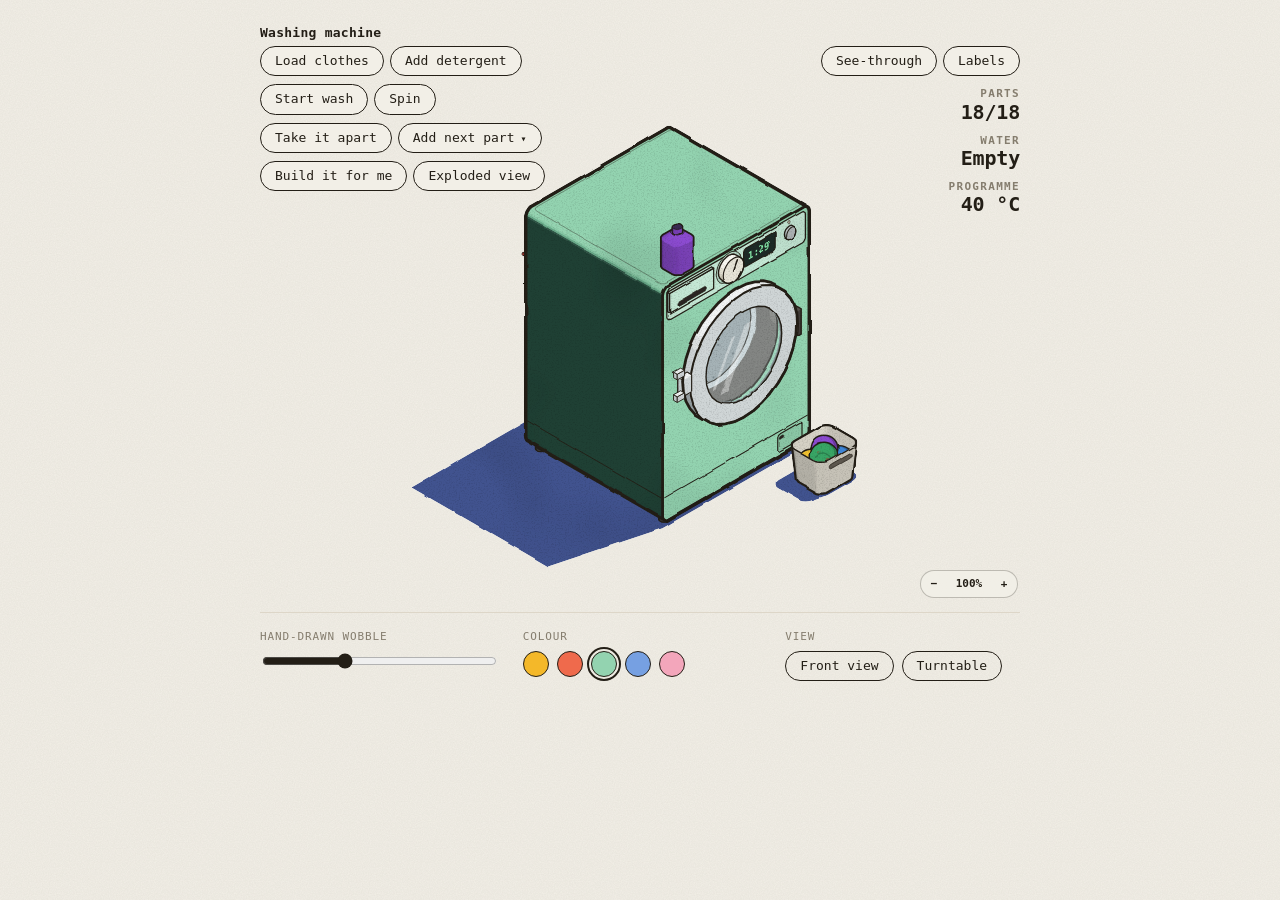
<file: site/rea-home/inside/figures/washer.html>
<!doctype html>
<html lang="en"><head><meta charset="utf-8"><meta name="viewport" content="width=device-width,initial-scale=1">
<title>Washing machine</title><style>.mcap{display:none!important}@media (max-width:560px){.stat .v{font-size:20px!important}.stats{align-items:flex-end}}@media (min-width:561px){.vset{top:4px!important}#stats{top:var(--vset-h,44px)!important}}</style><style>@media (max-width:560px){body > header{display:none}}</style><script>window.FIG_A = () => innerWidth <= 560 ? 1.1 : .75;</script><script>window.LBL_U = () => { if (innerWidth > 560) return 0; const s = document.getElementById("fig"); return s && s.clientWidth && s.viewBox.baseVal.width ? s.viewBox.baseVal.width / s.clientWidth : 0; };</script></head><body>
<script>
/* ============================================================
   Colorfigures core: projection, shapes, shading, ink, labels, page shell.
   A figure page includes this file (scripts/build.py inlines it), then calls mountFigure({...}).
   See SKILL.md for the drawing contract and conventions.
   One fixed view (front-left-top) and one fixed light (from above, behind the viewer's right shoulder: the front is lit,
   the left side is in shade, and cast shadows fall toward the lower left of the screen).
   ============================================================ */

/* ---------- palettes ---------- */
const PALS = {
  mustard: { l:'#f4b829', m:'#d49c1f', d:'#4e4a18' },
  tomato:  { l:'#ef6a4c', m:'#cf5038', d:'#4a2219' },
  mint:    { l:'#93d3b0', m:'#71b693', d:'#1f4034' },
  cobalt:  { l:'#76a0e2', m:'#5a82c6', d:'#1c2948' },
  blush:   { l:'#f3a6bb', m:'#d8869c', d:'#4b2430' },
};
const METAL   = { l:'#eef0f0', m:'#c6ccce', d:'#8f989b' };
const CLEAR   = { l:'#e4f2f4', m:'#c4dfe4', d:'#97b9c0' };
const CERAMIC = { l:'#fbfaf3', m:'#e3e0d2', d:'#bdb8a6' };
const DARK    = { l:'#55504a', m:'#3d3935', d:'#272421' };
const INK = '#231e16';
const SHADOW = '#41538f';

/* ---------- projection (x = depth toward viewer-right, y = toward viewer-left, z = up) ---------- */
const C = Math.cos(Math.PI/6), S = Math.sin(Math.PI/6);
let OX = 0, OY = 0;
/* Free orthographic camera (internal names start with CAM_ / cam so they never clash with a figure's own names). YAW turns the viewer around the vertical axis (45° = the classic front-left view),
   PITCH is how far it looks down (35.26° = true isometric). At the defaults P() is exactly the old isometric
   projection, so every figure drawn for it still lines up. Drag the figure to orbit; double-click to reset.
   rotV(n) maps a world direction into the default view's frame, so vis / tone / any "sum of rotV > 0" test keep
   working at every angle: the viewer is always (1,1,1) and the light stays put relative to the viewer. */
let VIEW = 0, RC = [0, 0], RCZ = 0;
const VIEW_NAMES = ['front', 'left side', 'back', 'right side'];
const TURNS = [0, 2];
const YAW0 = 45, PITCH0 = Math.atan(1/Math.SQRT2) * 180/Math.PI, CAM_K = Math.sqrt(1.5);
let YAW = YAW0, PITCH = PITCH0, CAM_R, CAM_U, CAM_V, CAM_D;                       // right, up, toward viewer, screen-down
const camBasis = (yaw, pitch) => { const t = yaw*Math.PI/180, p = pitch*Math.PI/180, ct = Math.cos(t), st = Math.sin(t), cp = Math.cos(p), sp2 = Math.sin(p);
  return { R:[st,-ct,0], U:[-sp2*ct,-sp2*st,cp], V:[cp*ct,cp*st,sp2] }; };
const CAM_B0 = camBasis(YAW0, PITCH0);
// CAM_LIM: how far (deg) the camera may turn either side of the front view; null = all the way round (set per figure)
let CAM_LIM = null;
function setCam(yaw, pitch){ YAW = CAM_LIM == null ? yaw : Math.max(YAW0 - CAM_LIM, Math.min(YAW0 + CAM_LIM, yaw));
  PITCH = CAM_LIM == null ? Math.max(6, Math.min(78, pitch)) : Math.max(15, Math.min(62, pitch)); const b = camBasis(YAW, PITCH); CAM_R = b.R; CAM_U = b.U; CAM_V = b.V; CAM_D = CAM_U.map(v => -v); }
setCam(YAW0, PITCH0);
const camDot = (a,b) => a[0]*b[0]+a[1]*b[1]+a[2]*b[2];
const rotV = n => { const r = camDot(n,CAM_R), u = camDot(n,CAM_U), v = camDot(n,CAM_V); return [0,1,2].map(i => CAM_B0.R[i]*r + CAM_B0.U[i]*u + CAM_B0.V[i]*v); };
// the light's ground direction turns with the viewer's yaw only (shadows always fall toward the lower left of the screen)
const yawTurn = ([x,y]) => { const t = (YAW - YAW0)*Math.PI/180, c = Math.cos(t), s = Math.sin(t); return [x*c - y*s, x*s + y*c]; };
const rotXY = (x,y) => [x, y];                                                // kept for old callers
const P0 = (x,y,z) => [(x-y)*C + OX, (x+y)*S - z + OY];                       // raw iso
const P  = (x,y,z) => { const q = [x-RC[0], y-RC[1], z-RCZ];
  return [CAM_K*camDot(q,CAM_R) + (RC[0]-RC[1])*C + OX, CAM_K*camDot(q,CAM_D) + (RC[0]+RC[1])*S - RCZ + OY]; };
const Dv = (x,y,z) => [CAM_K*camDot([x,y,z],CAM_R), CAM_K*camDot([x,y,z],CAM_D)];
// distance toward the viewer: draw parts with smaller depth first
const depthOf = p => camDot(p, CAM_V);
// sort [{at:[x,y,z], svg}] back-to-front for the current camera. A part may also give box:[[x0,y0,z0],[x1,y1,z1]]:
// when two boxes are separated along x, y or z, the one on the viewer's side goes last (a centre point alone gets long
// or wrapping parts wrong: a pole beside a row of keys, a spout reaching past a cup).
const boxMid = b => [0,1,2].map(k => (b[0][k] + b[1][k]) / 2);
const sepOrder = (p, q) => { if (!p.box || !q.box) return 0;
  for (let k = 0; k < 3; k++){ if (p.box[1][k] <= q.box[0][k] + 1e-6) return CAM_V[k] >= 0 ? -1 : 1; if (q.box[1][k] <= p.box[0][k] + 1e-6) return CAM_V[k] >= 0 ? 1 : -1; }
  return 0; };
const byDepth = parts => parts.filter(Boolean).sort((p,q) => sepOrder(p,q) || (depthOf(p.at || boxMid(p.box)) - depthOf(q.at || boxMid(q.box)))).map(p => p.svg).join('');
// the half of a vertical ring that faces the viewer / is turned away, as [from, to] angles in degrees (0 = +x, 90 = +y)
const nearHalf = () => [YAW - 90, YAW + 90], farHalf = () => [YAW + 90, YAW + 270];
// an open container (cup, bin, cone, drum) between two rings: far inner wall, then its contents, then the near outer wall
const openShell = (A, B, colour, contents = '') => loft(A, B, colour, true) + contents + loft(A, B, colour);
const f  = v => v.toFixed(1);
const pd = (pts, close=true) => 'M' + pts.map(p => { const q = P(p[0],p[1],p[2]); return f(q[0])+' '+f(q[1]); }).join('L') + (close ? 'Z' : '');
const sp = pts => 'M' + pts.map(q => f(q[0])+' '+f(q[1])).join('L') + 'Z';

/* ---------- 2D shapes in a plane's (u,v) coords (v up), mapped to 3D by a plane ---------- */
const arcUV  = (cu,cv,r,a0,a1,n=7) => { const o=[]; for (let i=0;i<=n;i++){ const a=(a0+(a1-a0)*i/n)*Math.PI/180; o.push([cu+r*Math.cos(a), cv+r*Math.sin(a)]); } return o; };
const rrUV   = (u0,v0,u1,v1,r,n=7) => r <= 0 ? rectUV(u0,v0,u1,v1) : [...arcUV(u1-r,v0+r,r,-90,0,n), ...arcUV(u1-r,v1-r,r,0,90,n), ...arcUV(u0+r,v1-r,r,90,180,n), ...arcUV(u0+r,v0+r,r,180,270,n)];
const rectUV = (u0,v0,u1,v1) => [[u0,v0],[u1,v0],[u1,v1],[u0,v1]];
const ellUV  = (cu,cv,ru,rv,n=24) => Array.from({length:n}, (_,i) => { const a=i/n*2*Math.PI; return [cu+ru*Math.cos(a), cv+rv*Math.sin(a)]; });
const PX = x => ([u,v]) => [x,u,v];      // front-facing plane x = const   (u = y, v = z)
const PY = y => ([u,v]) => [u,y,v];      // side plane y = const           (u = x, v = z)
const PZ = z => ([u,v]) => [u,v,z];      // horizontal plane z = const     (u = x, v = y)
const on = (plane, uv) => uv.map(plane);

/* ---------- vectors + shading ---------- */
const sub=(a,b)=>[a[0]-b[0],a[1]-b[1],a[2]-b[2]], dot=(a,b)=>a[0]*b[0]+a[1]*b[1]+a[2]*b[2];
const cross=(a,b)=>[a[1]*b[2]-a[2]*b[1], a[2]*b[0]-a[0]*b[2], a[0]*b[1]-a[1]*b[0]];
const norm=a=>{ const l=Math.hypot(...a)||1; return a.map(v=>v/l); };
const avg=ps=>ps.reduce((s,p)=>[s[0]+p[0]/ps.length,s[1]+p[1]/ps.length,s[2]+p[2]/ps.length],[0,0,0]);
const vis = n => { const r = rotV(n); return r[0]+r[1]+r[2] > 1e-6; };   // viewer looks from (+1,+1,+1) after the turn
const facing = vis;                                                       // readable alias: is this face toward the viewer?
const SHADOW_K = 0.85, AZ_MIN = 20, AZ_MAX = 160;
// cast shadows are drawn shorter than the shading light implies (0.45 × height instead of 0.85 ×): long shadows of tall
// parts on thin supports (a lamp shade, a fan head) land far from the object and read as separate blobs
const SHADOW_LEN = 0.45;
let L = [0,0,1], SH = [0,0];
function setLight(deg){ const a=deg*Math.PI/180; SH=[SHADOW_K*Math.cos(a), SHADOW_K*Math.sin(a)]; L=norm([-SH[0],-SH[1],1]); }
const LIN = norm([.6,.2,1]);                       // fixed light for interiors / small props
// Three flat tones, but blended across a narrow band at each step, so a face that turns past a threshold while the
// figure rotates fades between tones instead of snapping (at rest almost every face still sits on a pure tone).
const SOFT = .18;
const step3 = (d, hi, lo, m) => { const ss = (a, b, x) => { const k = Math.min(1, Math.max(0, (x - a)/(b - a))); return k*k*(3 - 2*k); };
  const a = ss(hi - SOFT, hi + SOFT, d), b = ss(lo - SOFT, lo + SOFT, d);
  return a >= 1 ? m.l : b <= 0 ? m.d : a > 0 ? mix(m.m, m.l, a) : b < 1 ? mix(m.d, m.m, b) : m.m; };
const tone  = (n,m) => step3(dot(rotV(n),L),   -.15, -.45, m);   // exterior, follows the sun
const toneI = (n,m) => step3(dot(rotV(n),LIN),  .6,   .05, m);   // interior / props
const mix = (a,b,t) => '#' + [1,3,5].map(i => Math.round(parseInt(a.substr(i,2),16)*(1-t) + parseInt(b.substr(i,2),16)*t).toString(16).padStart(2,'0')).join('');
const matOf = hex => ({ l:hex, m:mix(hex,'#000000',.16), d:mix(hex,'#000000',.42) });
const ease = t => t<.5 ? 2*t*t : 1-Math.pow(-2*t+2,2)/2;

/* ---------- drawing primitives (all return SVG strings) ---------- */
const ink   = (d,w=1.0) => `<path d="${d}" fill="none" stroke="${INK}" stroke-width="${w}" stroke-linejoin="round" stroke-linecap="round"/>`;
const fill  = (d,c,extra='') => `<path d="${d}" fill="${c}" ${extra}/>`;
const face  = (d,c) => `<path d="${d}" fill="${c}" stroke="${c}" stroke-width=".7" stroke-linejoin="round"/>`;
const shape = (pts,c,w=.9) => fill(pd(pts),c) + (w ? ink(pd(pts),w) : '');
const line  = (pts,w=.9) => ink(pd(pts,false),w);
// Loft between two rings of equal length (closed). colour(n) picks each strip's fill; flip = seen from inside.
function loft(A, B, colour, flip=false){
  const n=A.length, cen=avg(A.concat(B)); let s='';
  for (let i=0;i<n;i++){
    const a0=A[i], a1=A[(i+1)%n], b1=B[(i+1)%n], b0=B[i];
    let nr = norm(cross(sub(a1,a0), sub(b0,a0)));
    if (!isFinite(nr[0])) continue;
    if (dot(nr, sub(avg([a0,a1,b1,b0]), cen)) < 0) nr = nr.map(v=>-v);
    if (flip) nr = nr.map(v=>-v);
    if (vis(nr)) s += face(pd([a0,a1,b1,b0]), colour(nr));
  }
  return s;
}
function hull(pts){
  pts = pts.slice().sort((a,b)=>a[0]-b[0]||a[1]-b[1]);
  const cr=(o,a,b)=>(a[0]-o[0])*(b[1]-o[1])-(a[1]-o[1])*(b[0]-o[0]); const lo=[], up=[];
  for (const p of pts){ while(lo.length>=2 && cr(lo[lo.length-2],lo[lo.length-1],p)<=0) lo.pop(); lo.push(p); }
  for (const p of pts.reverse()){ while(up.length>=2 && cr(up[up.length-2],up[up.length-1],p)<=0) up.pop(); up.push(p); }
  lo.pop(); up.pop(); return lo.concat(up);
}
// Silhouette ink, weighted by how thick the part is on screen (like a hand inker): the w you pass is the most it gets.
// Thickness = 2 × area / perimeter of the outline (a rod's diameter, about half a box's width), as a share of the
// frame width. A long thin rod, a handle or a knob stays light (~1–1.5); a grinder, kettle or machine body gets the
// heavy ~2.4–2.8. Thin parts stay thin and parts keep air between them.
const hullInk = (pts3, w=1.4) => { const h = hull(pts3.map(p=>P(...p))); let a = 0, per = 0;
  for (let i = 0; i < h.length; i++){ const p = h[i], q = h[(i+1) % h.length]; a += p[0]*q[1] - q[0]*p[1]; per += Math.hypot(q[0]-p[0], q[1]-p[1]); }
  const thick = per ? Math.abs(a) / per / (INK_K * INK_REF_VB) : 0;
  return ink(sp(h), Math.min(w, .9 + 20*thick)); };
// Axis-aligned box: three visible faces, shaded, each outlined. shade = tone (sunlit) or toneI (interior).
function box(x0,y0,z0,x1,y1,z1,m,shade=toneI,w=.9){
  // all six faces, drawn only when they face the viewer (sides first, then top) — correct in every VIEW
  const F = [
    [[0,1,0],  [[x0,y1,z0],[x1,y1,z0],[x1,y1,z1],[x0,y1,z1]]],
    [[1,0,0],  [[x1,y0,z0],[x1,y1,z0],[x1,y1,z1],[x1,y0,z1]]],
    [[0,-1,0], [[x0,y0,z0],[x1,y0,z0],[x1,y0,z1],[x0,y0,z1]]],
    [[-1,0,0], [[x0,y0,z0],[x0,y1,z0],[x0,y1,z1],[x0,y0,z1]]],
    [[0,0,1],  [[x0,y0,z1],[x1,y0,z1],[x1,y1,z1],[x0,y1,z1]]] ];
  return F.filter(([n]) => vis(n)).map(([n,q]) => shape(q, shade(n,m), w)).join('');
}
// Rounded-profile extrusion: profile (u=y, v=z) swept along x from x0 to x1. Body of most machines.
function extrude(profileUV, x0, x1, m, shade=tone){ return loft(on(PX(x0),profileUV), on(PX(x1),profileUV), n=>shade(n,m)); }
// Vertical cylinder (axis z) centred (x,y), radius r from z0 to z1, with top cap.
function cyl(x,y,z0,z1,r,m,shade=toneI,w=1.2,n=24){
  const A=on(PZ(z0),ellUV(x,y,r,r,n)), B=on(PZ(z1),ellUV(x,y,r,r,n));
  return loft(A,B,nr=>shade(nr,m)) + fill(pd(B),shade([0,0,1],m)) + hullInk([...A,...B],w) + ink(pd(B),w*.8);
}
// Cylinder lying along x (e.g. a knob or dial sticking out of a front face): centred (y,z), from x0 to x1.
function cylX(x0,x1,y,z,r,m,shade=toneI,w=1.1,n=20){
  const A=on(PX(x0),ellUV(y,z,r,r,n)), B=on(PX(x1),ellUV(y,z,r,r,n));
  // cap on whichever end faces the viewer (the +x end in VIEW 0)
  const capB = vis([1,0,0]), cap = capB ? B : A, cn = capB ? [1,0,0] : [-1,0,0];
  return loft(A,B,nr=>shade(nr,m)) + (vis(cn) ? fill(pd(cap),shade(cn,m)) : '') + hullInk([...A,...B],w) + (vis(cn) ? ink(pd(cap),w*.8) : '');
}
// Cylinder between any two 3D points a and b (a lamp arm, a rod, a pipe at an angle, a handle bar), radius r.
// The end facing the viewer gets a cap. For a tapered part (a cone, a lamp shade) pass r1 for the radius at b.
function rod(a, b, r, m, shade=toneI, w=1, r1=r, n=16){
  const d = norm(sub(b, a)), u = norm(cross(d, Math.abs(d[2]) < .9 ? [0,0,1] : [1,0,0])), v = cross(d, u);
  const ring = (p, rr) => Array.from({length:n}, (_,i) => { const t = i/n*2*Math.PI, c = Math.cos(t)*rr, s2 = Math.sin(t)*rr;
    return [p[0] + u[0]*c + v[0]*s2, p[1] + u[1]*c + v[1]*s2, p[2] + u[2]*c + v[2]*s2]; });
  const A = ring(a, r), B = ring(b, r1), capB = vis(d), cap = capB ? B : A, cn = capB ? d : d.map(x => -x);
  return loft(A, B, nr => shade(nr, m)) + (Math.max(r, r1) > 0 ? fill(pd(cap), shade(cn, m)) + ink(pd(cap), w*.8) : '') + hullInk([...A, ...B], w);
}
// Text lying flat on a front plane x = const, centred at (y,z) baseline; reads left-to-right on screen.
// text sits on a face: if its reading direction comes out mirrored (or edge-on), that face is turned away, so the text is hidden
const txM = (o, U, V) => (U[0]*V[1] - U[1]*V[0]) <= .02 * Math.hypot(...U) * Math.hypot(...V) ? `matrix(0 0 0 0 ${f(o[0])} ${f(o[1])})` : `matrix(${U[0].toFixed(4)} ${U[1].toFixed(4)} ${V[0].toFixed(4)} ${V[1].toFixed(4)} ${f(o[0])} ${f(o[1])})`;
const tx = (x,y,z,str,size,col=INK,weight=700) => { const o=P(x,y,z);
  return `<text transform="${txM(o, Dv(0,-1,0), Dv(0,0,-1))}" font-size="${size}" fill="${col}" text-anchor="middle" font-family="ui-monospace,Menlo,monospace" font-weight="${weight}" letter-spacing=".04em">${str}</text>`; };
// Text on a side plane y = const, centred at (x,z).
const txY = (x,y,z,str,size,col=INK,weight=700) => { const o=P(x,y,z);
  return `<text transform="${txM(o, Dv(1,0,0), Dv(0,0,-1))}" font-size="${size}" fill="${col}" text-anchor="middle" font-family="ui-monospace,Menlo,monospace" font-weight="${weight}" letter-spacing=".04em">${str}</text>`; };
// Cast shadow of a set of 3D points (any outline of the object), pushed along the light onto z = 0.
// the light stays put relative to the viewer, so the shadow is cast in turned coordinates
// z0: the surface it falls on (a board, a counter); clip it to that surface with clipTo(...) if it could spill off.
// clip: the 3D outline of the surface it falls on (e.g. boardTop(...)), so it can't spill over the edge.
const castShadow = (pts3, z0=0, clip=null) => { const k = SHADOW_LEN / SHADOW_K, [sx, sy] = yawTurn(SH);
  const s = fill(sp(hull(pts3.map(([x,y,z]) => P(x+(z-z0)*sx*k, y+(z-z0)*sy*k, z0)))), SHADOW);
  return clip ? clipTo(clip, s) : s; };
// A board for the object to stand on (a tray, a desk top, a counter): a rounded slab from (x0,y0) to (x1,y1), h thick.
// Draw it first; then castShadow(points, h, boardTop(x0,y0,x1,y1,h,r)) so shadows lie on it and stop at its edge.
const BOARD = { l:'#e6e1d4', m:'#cfc8b8', d:'#aaa293' }, WOOD = { l:'#d9a86c', m:'#bf8a4f', d:'#8e6236' };
const boardTop = (x0,y0,x1,y1,h=3,r=5) => on(PZ(h), rrUV(x0,y0,x1,y1,r));
function board(x0,y0,x1,y1,h=3,r=5,m=BOARD){
  const A = on(PZ(0), rrUV(x0,y0,x1,y1,r)), B = boardTop(x0,y0,x1,y1,h,r);
  return loft(A, B, n => toneI(n, m)) + fill(pd(B), m.l) + ink(pd(B), 1) + hullInk([...A, ...B], 1.8);
}
// Group helpers: clickable target, clip to an opening.
const act  = (name, inner, data='') => `<g data-act="${name}" ${data}>${inner}</g>`;
let _clipN = 0;
// Part label (for "how does it work" figures): a cream pill with a leader line to a 3D point on the part.
// dx, dy = where the pill sits, in screen units at the reference zoom (they scale with the figure like stroke widths).
// on = that part is working right now (the pill turns the accent colour). Labels can be hidden with the Labels switch.
function tag(p3, dx, dy, text, on=false){
  // on a phone (LBL_U = drawing units per screen px) the pill is a numbered badge and the names go in a legend under the figure
  const u = window.LBL_U ? LBL_U() : 0, n = ((window.__ln || (window.__ln = {}))[text] || (__ln[text] = Object.keys(__ln).length + 1));
  const k = INK_K, [X,Y] = P(...p3), fs = u ? 10*u : 8.6*k, h = u ? 17*u : fs*1.8, w = u ? h*(n > 9 ? 1.3 : 1) : text.length*fs*.62 + fs*1.5, cx = X + dx*k, cy = Y + dy*k;
  return `<g class="tag${on ? ' on' : ''}" data-n="${n}" data-t="${text}"><path d="M${f(X)} ${f(Y)}L${f(cx)} ${f(cy)}" fill="none" stroke="${INK}" stroke-width="1"/>`
    + `<circle cx="${f(X)}" cy="${f(Y)}" r="${f(1.3*k)}" fill="${INK}"/>`
    + `<rect x="${f(cx-w/2)}" y="${f(cy-h/2)}" width="${f(w)}" height="${f(h)}" rx="${f(h/2)}" fill="${on ? 'var(--accent,#f4b829)' : '#fff4d6'}" stroke="${INK}" stroke-width="1.2"/>`
    + `<text x="${f(cx)}" y="${f(cy+fs*.36)}" font-size="${f(fs)}" text-anchor="middle" font-family="ui-monospace,Menlo,monospace" font-weight="800" letter-spacing=".04em" fill="${INK}">${u ? n : text}</text></g>`;
}
const clipTo = (pts3, inner) => { const id = 'k' + (++_clipN); return `<clipPath id="${id}"><path d="${pd(pts3)}"/></clipPath><g clip-path="url(#${id})">${inner}</g>`; };

/* ---------- constant on-screen line weight ----------
   Stroke widths are written in model units, and each figure is zoomed to fill the frame, so a small
   object would get fat lines. INK_K rescales every stroke-width (and the wobble/grain filter) so all
   figures match the reference zoom of the booth / vending machine (viewBox ≈ 585 units wide). */
const INK_REF_VB = 585;
let INK_K = 1;
const inkScale = svg => INK_K === 1 ? svg : svg.replace(/stroke-width="([\d.]+)"/g, (_, w) => `stroke-width="${(+w * INK_K).toFixed(2)}"`);

/* ---------- page shell ---------- */
const CORE_CSS = `
  :root{--paper:#f2efe7;--ink:#231e16;--muted:#857d6e;--rule:#ddd6c8}
  *{box-sizing:border-box} html,body{margin:0;height:100%}
  body{background-color:var(--paper);
    background-image:url("data:image/svg+xml;utf8,<svg xmlns='http://www.w3.org/2000/svg' width='320' height='320'><filter id='p'><feTurbulence type='fractalNoise' baseFrequency='.85' numOctaves='3' stitchTiles='stitch'/><feColorMatrix values='0 0 0 0 .42  0 0 0 0 .39  0 0 0 0 .33  .16 0 0 0 0'/></filter><rect width='100%' height='100%' filter='url(%23p)'/></svg>");
    overflow-x:hidden;color:var(--ink);font:13px/1.4 ui-monospace,SFMono-Regular,Menlo,monospace;display:flex;flex-direction:column;align-items:center;padding:24px 16px 32px}
  header{width:100%;max-width:760px;display:flex;justify-content:space-between;align-items:baseline;gap:12px;flex-wrap:wrap}
  header h1{font-size:13px;font-weight:600;margin:0;letter-spacing:.02em} header span{color:var(--muted)}
  #fig{width:100%;max-width:760px;height:auto;display:block;margin:4px 0 8px;user-select:none;overflow:visible}
  #fig{cursor:grab;touch-action:pan-y} #fig.drag{cursor:grabbing} #fig [data-act]{cursor:pointer}
  #readout, .idea{display:none}   /* status line + big idea are off: the buttons and motion tell the story */
  .idea{width:100%;max-width:760px;margin:-6px 0 16px;font-size:12.5px;line-height:1.5;text-align:center;color:var(--ink)}
  .idea strong{letter-spacing:.12em;text-transform:uppercase;font-size:11px;margin-right:8px}
  #readout{position:relative;min-height:1.4em;letter-spacing:.08em;text-transform:uppercase;margin-bottom:14px;text-align:center;text-shadow:0 0 3px var(--paper),0 0 6px var(--paper),0 0 10px var(--paper)}
  .stage{position:relative;width:100%;max-width:760px}
  .actions{position:absolute;top:4px;left:0;display:flex;flex-direction:column;align-items:flex-start;gap:8px;z-index:2;max-width:220px}
  .actions .cap{color:var(--muted);font-size:11px;letter-spacing:.08em;text-transform:uppercase;margin:0 0 2px}
  html.nolabels #fig .tag{display:none}
  .ctl[hidden]{display:none}
  /* ui.flash(text): a short note under the buttons ("the can is empty — refill it"); the status line itself stays hidden */
  .toast{position:absolute;left:0;z-index:3;font-size:11.5px;letter-spacing:.06em;text-transform:uppercase;background:var(--paper);
    border:1.5px solid var(--ink);border-radius:8px;padding:4px 9px;box-shadow:2px 2px 0 var(--ink);opacity:0;transition:opacity .2s;pointer-events:none;max-width:240px}
  .toast.show{opacity:1}
  .made-with{width:100%;max-width:760px;margin-top:18px;text-align:right;font-size:11px;letter-spacing:.1em;text-transform:uppercase}
  .made-with a{color:var(--muted);text-decoration:none} .made-with a:hover{color:var(--ink)}
  .stats{position:absolute;top:4px;right:0;display:flex;flex-direction:column;align-items:flex-end;gap:10px;z-index:2;text-align:right}
  .stat .k{font-size:11px;font-weight:700;letter-spacing:.12em;text-transform:uppercase;color:var(--muted)}
  .stat .v{font-size:34px;font-weight:800;line-height:1.05;letter-spacing:-.01em;font-variant-numeric:tabular-nums;color:var(--ink)}
  .stat.small .v{font-size:20px}
  .stat .v.bump{animation:bump .35s ease-out}
  @keyframes bump{0%{transform:scale(1.18)}100%{transform:none}}
  .stepwrap{position:relative;display:flex;align-items:center;gap:8px}
  .act{font:inherit;color:var(--ink);background:var(--paper);border:1.5px solid var(--ink);border-radius:999px;padding:5px 14px;cursor:pointer;white-space:nowrap}
  .act:hover{background:color-mix(in srgb,var(--paper) 92%,var(--ink))}
  .act .car{margin-left:6px;font-size:10px}
  .act:focus-visible{outline:2px solid var(--ink);outline-offset:3px}
  .chips{display:none;flex-wrap:wrap;gap:6px;background:var(--paper);border:2px solid var(--ink);border-radius:12px;box-shadow:3px 3px 0 var(--ink);
    padding:8px;width:max-content;max-width:min(300px,62vw);position:absolute;left:calc(100% + 10px);top:-4px;z-index:3}
  .stepwrap.open .chips{display:flex}
  .chip{white-space:nowrap;font:inherit;font-size:11.5px;font-weight:700;color:var(--ink);background:var(--paper);border:1.5px solid var(--ink);border-radius:8px;padding:4px 8px;cursor:pointer;box-shadow:2px 2px 0 var(--ink)}
  .chip:hover{background:var(--accent,#f4b829);transform:translate(-1px,-1px)}
  .chip.current{background:var(--ink);color:var(--paper)} .chip.current:hover{background:var(--ink);transform:none}
  .chip.off{opacity:.45} .chip.off:hover{transform:none;background:var(--paper)}
  
  @media (max-width:560px){body{padding:14px 12px 24px}header span,.actions .cap{display:none}.actions{flex-direction:row;flex-wrap:wrap;gap:6px}.act{font-size:12px;padding:4px 11px}.stats{position:static;flex-direction:row;justify-content:flex-end;gap:18px;margin-bottom:4px}.actions{position:static;max-width:none;margin:6px 0 4px}.chips{left:0;top:calc(100% + 8px)}}
  .controls{width:100%;max-width:760px;display:grid;grid-template-columns:repeat(auto-fit,minmax(200px,1fr));gap:14px 28px;border-top:1px solid var(--rule);padding-top:16px}
  .ctl{display:flex;flex-direction:column;gap:6px}
  .ctl label{color:var(--muted);font-size:11px;letter-spacing:.08em;text-transform:uppercase}
  input[type=range]{width:100%;accent-color:var(--ink)}
  .row{display:flex;gap:8px;flex-wrap:wrap}
  button{font:inherit;color:var(--ink);background:transparent;border:1.5px solid var(--ink);border-radius:999px;padding:5px 14px;cursor:pointer}
  button:hover{background:#0000000d}
  button[aria-pressed=true]:not(.sw){background:var(--ink);color:var(--paper)}
  .sw{width:26px;height:26px;padding:0;border-radius:50%} .sw[aria-pressed=true]{outline:2px solid var(--ink);outline-offset:2px}`;

const filterFor = k => `<filter id="hand" x="-3%" y="-3%" width="106%" height="106%" color-interpolation-filters="sRGB">
  <feTurbulence type="fractalNoise" baseFrequency="${(0.045/k).toFixed(4)}" numOctaves="2" seed="4" result="warp"/>
  <feDisplacementMap id="wob" in="SourceGraphic" in2="warp" scale="${(2.4*k).toFixed(2)}" xChannelSelector="R" yChannelSelector="G" result="wob"/>
  <feTurbulence type="fractalNoise" baseFrequency="${(0.9/k).toFixed(4)}" numOctaves="3" seed="11" result="n1"/>
  <feColorMatrix in="n1" type="matrix" values=".3 0 0 0 .84  .3 0 0 0 .84  .3 0 0 0 .84  0 0 0 0 1" result="grain"/>
  <feTurbulence type="fractalNoise" baseFrequency="${(0.012/k).toFixed(4)}" numOctaves="2" seed="7" result="n2"/>
  <feColorMatrix in="n2" type="matrix" values=".3 0 0 0 .85  .3 0 0 0 .85  .3 0 0 0 .85  0 0 0 0 1" result="blot"/>
  <feBlend in="wob" in2="grain" mode="multiply" result="g1"/><feBlend in="g1" in2="blot" mode="multiply" result="g2"/>
  <feComposite in="g2" in2="wob" operator="in"/></filter>`;

/* mountFigure({
     fig:'03', title:'Photo booth', hint:'click the curtain…',
     size:[W,D,H],                 // bounding box, used to frame the view (shadow range included)
     palette:'mustard',            // default PALS key
     state:{...},                  // figure state (st.pal is built in)
     scene: (st, m) => svgString,  // m = current palette {l,m,d}
     readout: st => 'text',        // status line under the figure
     buttons: [{label, onClick(st, ui)}      // listed in the order the user should do them
               | {label, choices: st => [{label, onClick(st,ui), current?, disabled?, why?}]}],   // opens a picker
     stats: st => [{label, value, small?}],   // optional: big numbers top-right (credit, change, score)
     credit: false,                // optional: hide the small "Made with Colorfigures" link
     acts: { name(st, el, ui){} },  // clicks on act(name, …) groups; el has dataset
     params(st, q){}               // optional: read URLSearchParams for screenshot states
   })  -> ui = { st, render, animate(stepFn), flash(text,ms) }
   animate(step): calls step(dt seconds) every frame and re-renders until step returns false. */
addEventListener('error', e => { document.documentElement.dataset.errors = (document.documentElement.dataset.errors || '') + ' ' + e.message + ';'; });
/* The hand-drawn filter's noise never changes, but browsers recompute every feTurbulence each time the drawing changes
   (on phones SVG filters run on the CPU, so this is most of the cost of a frame). bakeNoise renders each noise layer once
   into an image and swaps it in: coarse layers as one small image over the whole view (they are smooth, so scaling up
   is invisible), fine grain as a seamless tile. If anything fails (an old browser), the live filter simply stays. */
function bakeNoise(svg){
  const fl = document.getElementById('hand'); if (!fl || typeof Image === 'undefined') return;
  const NS = 'http://www.w3.org/2000/svg', vb = svg.viewBox.baseVal;
  const x0 = vb.x - vb.width*.35, y0 = vb.y - vb.height*.35, w0 = vb.width*1.7, h0 = vb.height*1.7;
  for (const t of [...fl.querySelectorAll('feTurbulence')]){
    const fq = parseFloat(t.getAttribute('baseFrequency')), oct = +(t.getAttribute('numOctaves') || 1);
    if (!(fq > 0)) continue;
    const fine = fq * Math.max(w0, h0) > 80;
    if (fine) continue;   // fine grain stays live: a repeated tile leaves faint seams on some GPUs
    const rx = fine ? 0 : x0, ry = fine ? 0 : y0, rw = fine ? 48 / fq : w0, rh = fine ? 48 / fq : h0;
    const ppu = fq * (fine ? 7 : 5) * Math.pow(2, Math.max(0, oct - 1) * .5), PW = Math.ceil(rw * ppu), PH = Math.ceil(rh * ppu);
    if (PW * PH > 1200 * 1200) continue;
    const tb = t.cloneNode(); tb.removeAttribute('result'); if (fine) tb.setAttribute('stitchTiles', 'stitch');
    const src = `<svg xmlns="${NS}" width="${PW}" height="${PH}" viewBox="${rx} ${ry} ${rw} ${rh}"><filter id="n" filterUnits="userSpaceOnUse" x="${rx}" y="${ry}" width="${rw}" height="${rh}" color-interpolation-filters="sRGB">${tb.outerHTML}</filter><rect x="${rx}" y="${ry}" width="${rw}" height="${rh}" filter="url(#n)"/></svg>`;
    const img = new Image();
    img.onload = () => { try {
      const c = document.createElement('canvas'); c.width = PW; c.height = PH; const g = c.getContext('2d'); g.drawImage(img, 0, 0);
      // store the noise's colour values fully opaque: the filter reads its colour channels, and an image with
      // see-through pixels would be read premultiplied (darker) by some browsers
      const px = g.getImageData(0, 0, PW, PH); for (let i = 3; i < px.data.length; i += 4) px.data[i] = 255; g.putImageData(px, 0, 0);
      const url = c.toDataURL('image/png'), res = t.getAttribute('result');
      const im = document.createElementNS(NS, 'feImage');
      // a tile must sit inside the filter's region (the drawing's box) or it gets clipped: anchor it at the drawing's
      // centre, snapped to whole tiles so the grain keeps the same phase as the live noise would
      let ox = rx, oy = ry;
      if (fine){ const bb = svg.getElementById ? document.getElementById('art').getBBox() : { x: 0, y: 0, width: 0, height: 0 };
        ox = Math.floor((bb.x + bb.width/2) / rw) * rw; oy = Math.floor((bb.y + bb.height/2) / rh) * rh; }
      for (const [k, v] of [['x', ox], ['y', oy], ['width', rw], ['height', rh], ['preserveAspectRatio', 'none']]) im.setAttribute(k, v);
      im.setAttribute('href', url); im.setAttributeNS('http://www.w3.org/1999/xlink', 'xlink:href', url);
      if (!t.isConnected) return;
      if (fine){ im.setAttribute('result', res + '_tile'); const tl = document.createElementNS(NS, 'feTile'); tl.setAttribute('in', res + '_tile'); tl.setAttribute('result', res); t.replaceWith(im, tl); }
      else { im.setAttribute('result', res); t.replaceWith(im); }
    } catch (e) {} };
    img.src = 'data:image/svg+xml;charset=utf-8,' + encodeURIComponent(src);
  }
}
function mountFigure(cfg){
  document.title = cfg.title;
  const style = document.createElement('style'); style.textContent = CORE_CSS; document.head.appendChild(style);
  document.body.innerHTML = `
    <header><h1>${cfg.title}</h1></header><!-- REA Home: the device name only, no figure number -->
    <div class="stage">
      ${cfg.buttons && cfg.buttons.length ? `<div class="actions" id="btns"></div>` : ''}
      ${cfg.stats ? '<div class="stats" id="stats"></div>' : ''}
      <div class="toast" id="toast" role="status"></div>
      <svg id="fig" role="img" aria-label="${cfg.title}"><defs id="fdefs"></defs><g id="art" filter="url(#hand)"></g></svg>
    </div>
    <div id="readout"></div>
    ${cfg.idea ? `<p class="idea"><strong>The big idea</strong>${cfg.idea}</p>` : ''}
    <div class="controls">
      <div class="ctl"><label for="wb">Hand-drawn wobble</label><input id="wb" type="range" min="0" max="7" step="0.1" value="2.4"></div>
      <div class="ctl"><label>Colour</label><div class="row" id="pals"></div></div>
      <div class="ctl"><label>View</label><div class="row"><button id="vreset">Front view</button><button id="vspin" aria-pressed="false">Turntable</button></div></div>
      <div class="ctl" id="lblctl" hidden><label>Labels</label><div class="row"><button id="lbl" aria-pressed="true">On</button></div></div>
    </div>
    ${cfg.credit === false ? '' : '<footer class="made-with"><a href="https://april-zhu.com/colorfigures" target="_blank" rel="noopener">Made with Colorfigures ↗</a></footer>'}`;
  const st = cfg.state || {};            // kept as the same object, so a figure may hold on to it
  if (!st.pal) st.pal = cfg.palette || 'mustard';
  if (st.az == null) st.az = 105;
  const q = new URLSearchParams(location.search);
  // a figure turns all the way round only once it has been checked from every side (turn:'full'); otherwise it turns
  // +-60 deg around the front, where it was drawn. ?free=1 unlocks it for testing.
  CAM_LIM = cfg.turn === 'full' || q.get('free') === '1' ? null : 60;
  if (PALS[q.get('pal')]) st.pal = q.get('pal');
  if (cfg.params) cfg.params(st, q);

  // frame on the object itself: centred, filling ~60% of the width / ~78% of the height of a 4:3 view.
  // The cast shadow is allowed to spill outside the frame (svg overflow is visible).
  const [W,D,H] = cfg.size, pts = [];
  OX = OY = 0; RC = cfg.center || [W/2, D/2]; RCZ = H/2;
  VIEW = 0; setCam(YAW0, PITCH0);
  for (const x of [0,W]) for (const y of [0,D]) for (const z of [0,H]) pts.push(P(x,y,z));
  const xs=pts.map(p=>p[0]), ys=pts.map(p=>p[1]);
  const bw = Math.max(...xs)-Math.min(...xs), bh = Math.max(...ys)-Math.min(...ys);
  // the object fills ~74% of the width / ~88% of the height, nudged right of centre so the buttons (top left) stay clear
  // on a phone (FIG_A, from the gallery) the frame grows taller than 4:3, as far as the object needs, so tall machines fill it;
  // the spare height goes mostly below; the object stays centred (its shadow may run off the edge, by the owner's call)
  const PA = window.FIG_A ? FIG_A() : .75, A = PA === .75 ? .75 : Math.min(PA, Math.max(.75, bh/.88/(bw/.74)*1.08)), vbW = Math.max(bw/.74, bh/.88/A), vbH = vbW*A;
  OX = (vbW-bw)/2 + (PA === .75 ? vbW*.06 : 0) - Math.min(...xs); OY = (PA === .75 ? vbH*.04 : (vbH - bh)*.3) - Math.min(...ys);   // sit a little high: shadows fall downward
  const svg = document.getElementById('fig');
  svg.setAttribute('viewBox', `0 0 ${f(vbW)} ${f(vbH)}`);
  INK_K = vbW / INK_REF_VB;
  document.getElementById('fdefs').innerHTML = filterFor(INK_K);
  bakeNoise(svg);

  const art = document.getElementById('art'), readout = document.getElementById('readout');
  const ui = { st };
  ui.render = () => { _clipN = 0; document.documentElement.style.setProperty('--accent', PALS[st.pal].l); art.innerHTML = inkScale(cfg.scene(st, PALS[st.pal])); if (!ui._flash) readout.textContent = cfg.readout ? cfg.readout(st) : ''; if (ui.drawStats) ui.drawStats(); };
  // big numbers in the top-right corner (credit, change, score…); a value that changes gets a little bump
  const statsEl = document.getElementById('stats'), prevStats = {};
  ui.drawStats = () => { if (!statsEl) return;
    const list = cfg.stats(st).filter(Boolean), html = list.map(x => `<div class="stat${x.small ? ' small' : ''}"><div class="k">${x.label}</div><div class="v" data-k="${x.label}">${x.value}</div></div>`).join('');
    if (statsEl._html !== html){ statsEl._html = html; statsEl.innerHTML = html;
      statsEl.querySelectorAll('.v').forEach(v => { if (prevStats[v.dataset.k] != null && prevStats[v.dataset.k] !== v.textContent) v.classList.add('bump'); prevStats[v.dataset.k] = v.textContent; }); } };
  let flashT = 0;
  const toast = document.getElementById('toast');
  ui.flash = (text, ms=1600) => { ui._flash = true; readout.textContent = text; toast.textContent = text;
    toast.style.top = ((document.getElementById('btns') ? document.getElementById('btns').offsetTop + document.getElementById('btns').offsetHeight : 0) + 8) + 'px'; toast.classList.add('show');
    clearTimeout(flashT); flashT = setTimeout(() => { ui._flash = false; toast.classList.remove('show'); ui.render(); }, ms); };
  // One frame driver for every running animation: each frame runs all the steps, then draws once (two animations at
  // the same time no longer draw twice). It follows the screen's frames, with a timer fallback for when frames don't
  // come (headless shots, a hidden tab). ui.invalidate() asks for one redraw on the next frame (used while dragging).
  const steps = new Set(); let driving = false, lastT = 0, fbT = 0;
  const frame = () => { if (!driving) return; driving = false; clearTimeout(fbT);
    const now = performance.now(), dt = Math.max(0, Math.min(.05, (now - lastT) / 1000)); lastT = now;
    for (const s of [...steps]) if (s(dt) === false) steps.delete(s);
    ui.render(); if (steps.size) drive(); };
  const drive = () => { if (driving) return; driving = true; requestAnimationFrame(frame); fbT = setTimeout(frame, 60); };
  ui.animate = step => { if (!steps.size && !driving) lastT = performance.now(); steps.add(step); drive(); };
  ui.invalidate = () => drive();

  // clickable parts react on press, not on click: while something animates, the scene is redrawn every frame, so the
  // element under the pointer is replaced between press and release and a 'click' would never fire
  svg.addEventListener('pointerdown', e => { if (e.button) return; const a = e.target.closest('[data-act]'); if (!a || !cfg.acts || !cfg.acts[a.dataset.act]) return;
    e.preventDefault(); cfg.acts[a.dataset.act](st, a, ui); ui.render(); });
  // orbit: drag anywhere that is not a clickable part (the machine turns the way the finger moves); arrow keys nudge; double-click eases back to the front view
  let drag = null, spin = false, camAnim = 0;
  const camTo = (y, p, ms=700) => { const y0 = YAW, p0 = PITCH, dy = ((y - y0 + 540) % 360) - 180, id = ++camAnim; let t = 0;
    ui.animate(dt => { if (id !== camAnim) return false; t += dt*1000; const k = Math.min(1, t / ms), e = ease(k); setCam(y0 + dy*e, p0 + (p - p0)*e); return k < 1; }); };
  ui.camTo = camTo;
  svg.addEventListener('pointerdown', e => { if (e.button || e.target.closest('[data-act]')) return;
    camAnim++; drag = { x:e.clientX, y:e.clientY, yaw:YAW, pitch:PITCH }; svg.classList.add("drag"); try { svg.setPointerCapture(e.pointerId); } catch {} });
  svg.addEventListener('pointermove', e => { if (!drag) return; const k = 300 / svg.getBoundingClientRect().width;
    setCam(drag.yaw + (e.clientX - drag.x)*.55*k, drag.pitch + (e.clientY - drag.y)*.35*k); ui.invalidate(); });
  const endDrag = () => { drag = null; svg.classList.remove('drag'); };
  svg.addEventListener('pointerup', endDrag); svg.addEventListener('pointercancel', endDrag);
  svg.addEventListener('dblclick', e => { if (!e.target.closest('[data-act]')) camTo(YAW0, PITCH0); });
  addEventListener('keydown', e => { const k = { ArrowLeft:[-15,0], ArrowRight:[15,0], ArrowUp:[0,8], ArrowDown:[0,-8] }[e.key];
    if (!k || window.GAME_KEYS || /input|textarea/i.test(e.target.tagName)) return; e.preventDefault(); camTo(YAW + k[0], PITCH + k[1], 260); });   // a game figure keeps the arrows for play
  document.getElementById('vreset').onclick = () => { spin = false; vsp.setAttribute('aria-pressed', false); camTo(YAW0, PITCH0); };
  const vsp = document.getElementById('vspin');
  vsp.onclick = () => { spin = !spin; vsp.setAttribute('aria-pressed', spin); camAnim++;
    let dir = 1;   // with a turning limit, the turntable swings back and forth inside it
    if (spin) ui.animate(dt => { if (!spin) return false; if (!drag){ let y = YAW + dir*dt*18;
      if (CAM_LIM != null && Math.abs(y - YAW0) >= CAM_LIM - .5){ dir = -dir; y = YAW + dir*dt*18; } setCam(y, PITCH); } return true; }); };
  if (q.has('yaw') || q.has('pitch')) setCam(+(q.get('yaw') ?? YAW0), +(q.get('pitch') ?? PITCH0));
  const btns = document.getElementById('btns');
  const stepEls = [];
  if (btns) cfg.buttons.forEach((b, i) => {
    const wrap = document.createElement('div'); wrap.className = 'stepwrap';
    const el = document.createElement('button'); el.className = 'act';
    el.innerHTML = `${b.label}${b.choices ? '<span class="car">▾</span>' : ''}`;
    wrap.appendChild(el); btns.appendChild(wrap); stepEls.push(el);
    if (!b.choices){ el.onclick = () => { closeChips(); b.onClick(st, ui); ui.render(); }; return; }
    const chips = document.createElement('div'); chips.className = 'chips'; wrap.appendChild(chips);
    el.onclick = e => { e.stopPropagation(); const open = !wrap.classList.contains('open'); closeChips();
      if (!open) return;
      chips.innerHTML = '';
      // every choice stays clickable, so nothing silently ignores a press:
      //   current:true  = the one in use (shown selected); a press just says so
      //   disabled:true = not possible right now (shown faded); a press says why (c.why, or a generic note)
      for (const c of b.choices(st)){ const ch = document.createElement('button'); ch.className = 'chip' + (c.current ? ' current' : c.disabled ? ' off' : ''); ch.textContent = c.label;
        if (c.current) ch.setAttribute('aria-pressed', 'true');
        ch.onclick = ev => { ev.stopPropagation(); closeChips();
          if (c.current) return ui.flash(`${c.label}: already set`); // REA Home: no em dash
          if (c.disabled) return ui.flash(c.why || `${c.label} isn't possible right now`);
          c.onClick(st, ui); ui.render(); }; chips.appendChild(ch); }
      wrap.classList.add('open'); };
  });
  function closeChips(){ document.querySelectorAll('.stepwrap.open').forEach(w => w.classList.remove('open')); }
  document.addEventListener('click', closeChips);

  document.getElementById('wb').oninput = e => document.getElementById('wob').setAttribute('scale', (e.target.value * INK_K).toFixed(2));
  const pals = document.getElementById('pals');
  for (const [k,p] of Object.entries(PALS)){
    const b = document.createElement('button'); b.className='sw'; b.title=k; b.style.background=p.l; b.setAttribute('aria-pressed', k===st.pal);
    b.onclick = () => { st.pal=k; [...pals.children].forEach(c=>c.setAttribute('aria-pressed', c===b)); ui.render(); };
    pals.appendChild(b);
  }
  // labels: the switch appears when the figure draws any tag(); ?labels=0 starts with them hidden
  const lblctl = document.getElementById('lblctl'), lbl = document.getElementById('lbl');
  const setLabels = on => { document.documentElement.classList.toggle('nolabels', !on); lbl.textContent = on ? 'On' : 'Off'; lbl.setAttribute('aria-pressed', on); };
  lbl.onclick = () => setLabels(document.documentElement.classList.contains('nolabels'));
  if (q.get('labels') === '0') setLabels(false);
  // testing: ?press=Label@ms,Label@ms clicks the buttons whose text starts with Label at those times after load
  // (any order, repeats allowed); Label>Choice picks a choice from a picker button (?press=Speed>3@300).
  // Script errors and unknown labels are recorded on <html data-errors="…">
  window.__st = st;
  const noteErr = m => { document.documentElement.dataset.errors = (document.documentElement.dataset.errors || '') + ' ' + m + ';'; };
  const starts = (el, t) => el.textContent.trim().toLowerCase().startsWith(t.trim().toLowerCase());
  if (q.has('press')) q.get('press').split(',').forEach(item => { const [what, ms] = item.split('@'), [label, choice] = what.split('>');
    setTimeout(() => { const b = [...document.querySelectorAll('.act')].find(b => starts(b, label));
      if (!b) return noteErr(`no button "${label}"`);
      b.click(); if (choice == null) return;
      const c = [...b.parentElement.querySelectorAll('.chip')].find(c => starts(c, choice));
      if (c && !c.disabled) c.click(); else noteErr(`no choice "${choice}" in "${label}"`); }, +ms || 0); });
  setLight(st.az); ui.render();
  if (art.querySelector('.tag')) lblctl.hidden = false;
  return ui;
}

/* ---------- see-through + labels kit (shared; the figure supplies its own working parts) ----------
   xrCallouts(items, B): pills in two columns either side of the object, sorted top to bottom so leaders never cross.
     items: [{ at:[x,y,z], text, on }], B: the object's bounds [x0, x1, y0, y1, z0, z1].
   xrGhost(body, mech, k, OUTp, x0, x1, m): far walls faintly, the working parts, then the case as a ghost over them.
   xrMount(getUI, caption): the See-through / Labels switches (top right), the caption under the figure, label hiding. */
function xrCallouts(items, B){
  const pts = []; for (const x of [B[0], B[1]]) for (const y of [B[2], B[3]]) for (const z of [B[4], B[5]]) pts.push(P(x, y, z));
  const xmin = Math.min(...pts.map(p => p[0])), xmax = Math.max(...pts.map(p => p[0])), cx = (xmin + xmax)/2;
  // on a phone (LBL_U = drawing units per screen px) each label is a numbered badge and the names go in a legend under the figure
  const k = INK_K, u = window.LBL_U ? LBL_U() : 0, fs = u ? 10*u : 8.6*k, hgt = u ? 17*u : fs*1.8, gap = hgt + (u ? 3*u : 3*k);
  const L = [], R = [];
  const svgEl = document.getElementById('fig'), vb = svgEl.viewBox.baseVal, btn = document.getElementById('btns');
  const wMax = u ? hgt*1.3 + 12*k : Math.max(...items.map(it => it.text.length))*fs*.62 + fs*1.5 + 12*k;
  const roomL = xmin - vb.x >= wMax, roomR = vb.x + vb.width - xmax >= wMax;
  for (const it of items){ const [X, Y] = P(...it.at); ((X < cx && roomL) || !roomR ? L : R).push({ ...it, X, Y }); }
  let s = '';
  let top = { [-1]: fs, [1]: fs + 30*k };
  if (btn && svgEl.getScreenCTM()){ const r = btn.getBoundingClientRect(), q = new DOMPoint(r.right, r.bottom + 50).matrixTransform(svgEl.getScreenCTM().inverse());
    if (q.y > 0) top[-1] = q.y + hgt; }
  for (const [col, side] of [[L, -1], [R, 1]]){
    col.sort((a, b) => a.Y - b.Y);
    let y = -1e9; for (const c of col){ c.py = Math.max(c.Y, y + gap, top[side]); y = c.py; }
    const shift = col.length ? Math.max(0, col.reduce((a, c) => a + c.py - c.Y, 0) / col.length) : 0;
    const room = col.length ? col[0].py - top[side] : 0; for (const c of col) c.py -= Math.min(shift, room);
    for (const c of col){
      c.n = ((window.__ln || (window.__ln = {}))[c.text] || (__ln[c.text] = Object.keys(__ln).length + 1)); const w = u ? hgt*(c.n > 9 ? 1.3 : 1) : c.text.length*fs*.62 + fs*1.5;
      let px = side < 0 ? xmin - 10*k - w/2 : xmax + 10*k + w/2; px = Math.max(vb.x + w/2 + 2*k, Math.min(vb.x + vb.width - w/2 - 2*k, px));
      const ex = px - side*w/2;
      s += `<g class="tag${c.on ? ' on' : ''}" data-n="${c.n}" data-t="${c.text}"><path d="M${f(c.X)} ${f(c.Y)}L${f(ex + side*-4*k)} ${f(c.py)}L${f(ex)} ${f(c.py)}" fill="none" stroke="${INK}" stroke-width="1"/>`
        + `<circle cx="${f(c.X)}" cy="${f(c.Y)}" r="${f(1.4*k)}" fill="${INK}"/>`
        + `<rect x="${f(px - w/2)}" y="${f(c.py - hgt/2)}" width="${f(w)}" height="${f(hgt)}" rx="${f(hgt/2)}" fill="${c.on ? 'var(--accent,#f4b829)' : '#fff4d6'}" stroke="${INK}" stroke-width="1.2"/>`
        + `<text x="${f(px)}" y="${f(c.py + fs*.36)}" font-size="${f(fs)}" text-anchor="middle" font-family="ui-monospace,Menlo,monospace" font-weight="800" letter-spacing=".04em" fill="${INK}">${u ? c.n : c.text}</text></g>`;
    }
  }
  return s;
}
function xrGhost(body, mech, k, OUTp, x0, x1, m){
  const fF = facing([1,0,0]), fB = facing([-1,0,0]);
  const far = `<g opacity="${f(.5*k)}">` + loft(on(PX(x0), OUTp), on(PX(x1), OUTp), n => mix(toneI(n.map(v => -v), m), '#f2efe7', .55), true)
    + (fF ? fill(pd(on(PX(x0), OUTp)), mix(m.d, '#f2efe7', .5)) : '') + (fB ? fill(pd(on(PX(x1), OUTp)), mix(m.d, '#f2efe7', .5)) : '') + `</g>`;
  return far + mech + `<g opacity="${f(1 - .8*k)}">${body}</g>` + `<g opacity="${f(.6*k)}">` + hullInk([...on(PX(x0), OUTp), ...on(PX(x1), OUTp)], 2.8) + `</g>`;
}
function xrMount(getUI, caption, opt = {}){   // opt.labelsOnly: only the Labels switch (the insides are on show already)
  const ui = getUI(), q = new URLSearchParams(location.search), html = document.documentElement;
  if (q.get('labels') !== '1') html.classList.add('nolabels');
  if (ui.st.xr == null){ ui.st.xr = 0; ui.st.xrT = 0; }
  if (q.get('xr') === '1') ui.st.xr = ui.st.xrT = 1;
  const old = document.getElementById('lblctl'); if (old) old.style.display = 'none';
  const vset = document.createElement('div'); vset.className = 'vset';
  vset.innerHTML = '<div class="vrow">' + (opt.labelsOnly ? '' : '<button class="act" id="xrb" aria-pressed="false">See-through</button>') + '<button class="act" id="lblb" aria-pressed="false">Labels</button></div>';
  document.querySelector('.stage').appendChild(vset);
  // pages with a stats panel in the top right: the switches go just under it
  const place = () => { const sp = document.getElementById('stats'); vset.style.top = sp ? (sp.offsetTop + sp.offsetHeight + 10) + 'px' : ''; };
  place(); new ResizeObserver(place).observe(document.getElementById('stats') || vset);
  const xrb = document.getElementById('xrb'), lblb = document.getElementById('lblb');
  const sync = () => { if (xrb) xrb.setAttribute('aria-pressed', !!getUI().st.xrT); lblb.setAttribute('aria-pressed', !html.classList.contains('nolabels')); };
  if (xrb) xrb.onclick = () => { const u = getUI(), st = u.st; st.xr = st.xr || 0; st.xrT = st.xrT ? 0 : 1; sync();
    u.animate(dt => { const g = Math.sign(st.xrT - st.xr); st.xr = Math.min(1, Math.max(0, st.xr + g*dt/.7)); return st.xr !== st.xrT; }); };
  lblb.onclick = () => { html.classList.toggle('nolabels'); sync(); };
  sync();
  const cap = document.createElement('p'); cap.className = 'mcap'; document.querySelector('.stage').after(cap);
  const css = document.createElement('style');
  css.textContent = '.vset{position:absolute;top:4px;right:0;z-index:2}.vrow{display:flex;gap:6px}.vset .act[aria-pressed=true]{background:var(--ink);color:var(--paper)}'
    + 'html.nolabels #fig .tag{display:none}.mcap{width:100%;max-width:760px;min-height:3em;margin:0 0 14px;font-size:12.5px;line-height:1.5;text-align:center;transition:opacity .3s}'
    + '@media (max-width:560px){.vset{position:static;margin:4px 0}}';
  document.head.appendChild(css);
  const r0 = ui.render; ui.render = () => { r0(); const st = getUI().st; cap.style.opacity = st.xr > .5 ? 1 : 0; cap.textContent = caption(st); };
  ui.render();
}
// same, for a body lofted between two horizontal rings A (bottom) and B (top)
function xrGhostRings(body, mech, k, A, B, m){
  const far = `<g opacity="${f(.5*k)}">` + loft(A, B, n => mix(toneI(n.map(v => -v), m), '#f2efe7', .55), true) + fill(pd(A), mix(m.d, '#f2efe7', .5)) + `</g>`;
  return far + mech + `<g opacity="${f(1 - .8*k)}">${body}</g>` + `<g opacity="${f(.6*k)}">` + hullInk([...A, ...B], 2.8) + `</g>`;
}
// generic see-through for any figure: the whole drawing fades back and the inside parts show over it.
//   opts: { mech(st, k) -> svg, inside(st) -> label items, surface(st) -> label items (optional), B: bounds, getSt() }
// washer-style ghost for an object without a single box case: its inside parts first, then the object pale over them
const xrUnder = (svg, mech, k) => `<g opacity="${f(k)}">${mech}</g><g opacity="${f(1 - .62*k)}">${svg}</g>`;
function xrWrap(sceneFn, opts){
  return function(){
    let s = sceneFn.apply(this, arguments);
    const st = opts.getSt(), k = ease(st.xr || 0);
    if (k > 0 && opts.under) s = xrUnder(s, opts.mech(st, k), k);   // the whole drawing is the object
    else if (k > 0 && !opts.inline) s = `<g opacity="${f(1 - .5*k)}">${s}</g><g opacity="${f(k)}">${opts.mech(st, k)}</g>`;   // inline: the figure ghosts its own case
    const items = k > .6 ? opts.inside(st) : opts.surface ? opts.surface(st) : [];
    return s + (items.length ? xrCallouts(items, opts.B) : '');
  };
}

/* ---------- game keypad: mountKeypad({ rows, hub:[col,row], action:'DROP', keys:[{ key:'ArrowLeft', glyph:'\u25c0', name, at:[col,row] }] })
   An inked pad under the buttons that sends the same keyboard events as the arrows and space (set window.GAME_KEYS = true
   so the arrows play instead of turning the camera). ---------- */
function mountKeypad(spec){
  const host = document.getElementById('btns'); if (!host) return;
  const css = document.createElement('style');
  css.textContent = `.kpad{display:flex;align-items:center;gap:16px;margin-top:6px;padding:10px 12px;border:1.5px solid var(--ink);border-radius:14px;
      background:var(--paper);box-shadow:0 3px 0 var(--ink);touch-action:none;user-select:none;-webkit-user-select:none}
    .kpad .dp{display:grid;grid-template-columns:repeat(3,34px);grid-template-rows:repeat(var(--rows),34px);gap:3px}
    .kpad .k{all:unset;box-sizing:border-box;display:flex;align-items:center;justify-content:center;width:34px;height:34px;cursor:pointer;
      background:#fbf7ea;border:1.5px solid var(--ink);border-radius:7px;box-shadow:0 3px 0 var(--ink);color:var(--ink);font:700 13px ui-monospace,Menlo,monospace;
      transition:transform .05s,box-shadow .05s,background .05s}
    .kpad .hub{width:34px;height:34px;display:flex;align-items:center;justify-content:center}
    .kpad .hub i{width:12px;height:12px;border-radius:50%;border:1.5px solid var(--ink);background:#e6e0d1}
    .kpad .go{all:unset;box-sizing:border-box;width:62px;height:62px;border-radius:50%;cursor:pointer;display:flex;flex-direction:column;align-items:center;justify-content:center;
      background:#e2483d;border:1.5px solid var(--ink);box-shadow:0 4px 0 var(--ink),inset 0 -5px 0 rgba(0,0,0,.18);color:#fff;font:800 12px ui-monospace,Menlo,monospace;letter-spacing:.06em;
      transition:transform .05s,box-shadow .05s}
    .kpad .go small{font:700 8px ui-monospace,Menlo,monospace;opacity:.85;letter-spacing:.08em;margin-top:2px}
    .kpad .down{transform:translateY(2px);box-shadow:0 1px 0 var(--ink)}
    .kpad .k.down{background:var(--accent,#f4b829)}
    .kpad .go.down{transform:translateY(3px);box-shadow:0 1px 0 var(--ink),inset 0 -3px 0 rgba(0,0,0,.18)}
    @media (max-width:560px){.kpad{gap:22px;padding:10px 16px}.kpad .dp{grid-template-columns:repeat(3,44px);grid-template-rows:repeat(var(--rows),44px)}
      .kpad .k,.kpad .hub{width:44px;height:44px;font-size:15px}.kpad .go{width:74px;height:74px}}`;
  document.head.appendChild(css);
  const pad = document.createElement('div'); pad.className = 'kpad'; pad.setAttribute('role', 'group'); pad.setAttribute('aria-label', 'Keypad');
  const dp = document.createElement('div'); dp.className = 'dp'; dp.style.setProperty('--rows', spec.rows);
  const els = {};
  for (const k of spec.keys){
    const b = document.createElement('button'); b.className = 'k'; b.textContent = k.glyph; b.setAttribute('aria-label', k.name);
    b.style.gridColumn = k.at[0] + 1; b.style.gridRow = k.at[1] + 1; dp.appendChild(b); els[k.key] = b; }
  if (spec.hub){ const h = document.createElement('div'); h.className = 'hub'; h.innerHTML = '<i></i>'; h.style.gridColumn = spec.hub[0] + 1; h.style.gridRow = spec.hub[1] + 1; dp.appendChild(h); }
  const go = document.createElement('button'); go.className = 'go'; go.innerHTML = `${spec.action}<small>SPACE</small>`; go.setAttribute('aria-label', spec.action);
  els[' '] = go;
  pad.append(dp, go); host.appendChild(pad);
  const send = (type, key) => dispatchEvent(new KeyboardEvent(type, { key, bubbles: true }));
  for (const [key, el] of Object.entries(els)){
    let held = null;
    el.addEventListener('pointerdown', e => { e.preventDefault(); e.stopPropagation(); if (held != null) return; held = e.pointerId;
      try { el.setPointerCapture(e.pointerId); } catch (_) {} send('keydown', key); });
    const release = e => { if (held == null || (e && e.pointerId !== held)) return; held = null; send('keyup', key); };
    el.addEventListener('pointerup', release); el.addEventListener('pointercancel', release); el.addEventListener('lostpointercapture', release);
    el.addEventListener('click', e => e.preventDefault());
    el.addEventListener('keydown', e => { if (e.key === 'Enter'){ e.preventDefault(); send('keydown', key); setTimeout(() => send('keyup', key), 120); } });
  }
  // space belongs to the game: a button that still has the focus from a click must not be pressed by it too
  addEventListener('keydown', e => { if (e.key === ' ' && e.target && e.target.closest && e.target.closest('button')) e.preventDefault(); }, true);
  addEventListener('keyup', e => { if (e.key === ' ' && e.target && e.target.closest && e.target.closest('button')) e.preventDefault(); }, true);
  // light the keys for real key presses too (and for the pad's own, which arrive the same way)
  addEventListener('keydown', e => { const el = els[e.key]; if (el) el.classList.add('down'); });
  addEventListener('keyup', e => { const el = els[e.key]; if (el) el.classList.remove('down'); });
  addEventListener('blur', () => Object.values(els).forEach(el => el.classList.remove('down')));
}

</script>
<script>
/* ---------- how a real front-loading washer works (where the clothes and the water are after each step) ----------
   1. Load clothes: the door swings out on its hinge, the clothes go from the basket through the door seal into the
      inner drum, the door shuts against the seal. Clothes: in the drum. Water: none in the machine (the tap behind it
      is open, the two inlet valves are shut).
   2. Add detergent: the drawer slides out of its housing, detergent from the bottle goes into the main wash
      compartment, the drawer slides back. Detergent: in the drawer.
   3. Start wash: the door lock bolts the door (it stays locked while there is water inside). The main inlet valve opens:
      mains water runs from the tap, along the inlet hose, through the valve, along the valve hose into the drawer
      housing, flushes the detergent out of its compartment and runs down the dispenser hose into the outer tub. The
      water gathers in the bottom of the tub and rises through the drum holes. The pressure chamber low on the tub traps
      air; its tube carries the air pressure to the pressure sensor, and the valve shuts at about 12 L. The heater in the
      tub sump warms the water; the temperature sensor in its flange tells the control board when it reaches 40 C. The
      motor turns the drum through the belt and the big drum pulley, a few turns one way, then the other; the lifters
      carry the clothes up and drop them back into the water. Water and detergent: in the tub and drum.
   4. Spin: the drain pump pulls the water out of the tub sump through the sump hose and its filter and pushes it up the
      drain hose, over the hose hanger at the top of the back and down into the standpipe. Then the motor spins the drum
      fast, the water flies out of the clothes through the drum holes and is pumped away. The tub, with its concrete
      counterweights, sways on its two top springs and two bottom dampers. When the drum stops and the tub is empty the
      lock lets the door go. Water: drained. Clothes: clean and damp in the drum.

   Parts (each held by another part; every hose and wire runs from a real port to a real port):
   CASE        top plate . two side panels . front panel with the porthole . back panel with service cover and transit
               bolt plugs . control fascia . plinth . base frame . four feet . top frame rails
   DOOR        door ring . glass bowl . hinge arm, pin and knuckles . handle . door hook
   CONTROLS    program dial . display . start button . control board . Wi-Fi module on the control board . door lock .
               mains filter . power cord . wiring harness . motor driver board
   SUSPENSION  two top springs from the tub lugs to the top rails . two bottom dampers from the tub lugs to the base
               frame . top front and lower front concrete counterweights bolted to the tub
   DRUM, TUB   outer tub . inner drum with its holes . three lifters . spider arm on the back of the drum . drum shaft .
               two bearings in the tub's rear hub . door seal bellow from the tub mouth to the front panel
   DRIVE       drum pulley on the shaft . belt . motor hung under the tub . motor pulley
   WATER       supply pipe and tap . inlet hose . two inlet valves on the back . two valve hoses to the drawer housing .
               detergent drawer and its housing . dispenser hose to the tub . pressure chamber . pressure tube . pressure
               sensor . heater element in the tub sump . temperature sensor . sump hose . drain pump with its filter .
               drain hose . hose hanger . standpipe
   PROPS       laundry basket with the clothes . detergent bottle on the top . power strip on the floor
   Coordinates: x = depth (back panel x = 8, front panel x = 64), y = width (0..60), z = up (feet 0..2, top 85), 1 unit = 1 cm. */

const XB = 8, XF = 64, WY = 60, HZ = 85, ZB = 2;
const OUTW = rrUV(0, ZB, WY, HZ, 2.5);
const wAY = 30, wAZ = 48;                                  // tub axis at rest (y, z) = the porthole centre
let TY = wAY, TZ = wAZ;                                    // the axis now (the tub sways on its springs)
const TUB = { x0:16, x1:56, r:25, mouth:16.5 }, DRM = { x0:19, x1:55, r:22, mouth:15 };
const HOLE_R = 17, DOOR_R = 22, GLASS_R = 15.5, DX0 = 64.2, DX1 = 67.2;
const HINGE = [65.8, 53.6], DOOR_MAX = 100*Math.PI/180;
const DRW = { x0:40, x1:64.8, y0:40, y1:58, z0:75.4, z1:82.6, out:22 };
const DIAL = { y:33, z:79, r:4.2 }, STB = { y:8.5, z:79, r:2.1 };
const BASK = { x0:72, x1:86, y0:1, y1:17, h:12 };
const BOT = { x0:55, x1:63, y0:45, y1:53 };
const RUBI = { l:'#a39e96', m:'#86817a', d:'#68635d' }, TUBM = matOf('#c7ccc9'), STEEL = { l:'#f4f6f6', m:'#cdd3d5', d:'#97a1a4' }, RUB = { l:'#6a6560', m:'#4d4945', d:'#33302d' };
const CONC = matOf('#bdb7aa'), ALU = matOf('#d4d8da'), PCBM = { l:'#4fa36a', m:'#2f8a4a', d:'#1d5f31' }, WIFI = matOf('#3a64b8');
const PLAST = matOf('#e8e4da'), GLASS = '#cfe9f0', WATER = '#4fa3e0', DET = '#9b5fe0', HOSEM = matOf('#8f9599'), BRASS = matOf('#d8b25a');
const COPPER = { l:'#f0b07a', m:'#d08a52', d:'#9a5a2c' }, LIFTM = matOf('#dfe3e3'), BOTM = matOf('#8c4bd1'), BASKM = matOf('#ece7da');
const LIVE = matOf('#ff9a3a'), HARN = '#3a3632', HARN_ON = '#ffb347';
let wClock = 0;

/* ---------- small helpers ---------- */
const ringX = (x, y, z, r, n = 28) => on(PX(x), ellUV(y, z, r, r, n));
const bOf = (pts, e = .05) => [[0,1,2].map(i => Math.min(...pts.map(p => p[i])) - e), [0,1,2].map(i => Math.max(...pts.map(p => p[i])) + e)];
const circ = (X, Y, r, c, extra = '') => `<circle cx="${f(X)}" cy="${f(Y)}" r="${f(r)}" fill="${c}" ${extra}/>`;
const annX = (x, y, z, r0, r1, col, n = 32) => `<path d="${pd(ringX(x, y, z, r1, n))}${pd(ringX(x, y, z, r0, n))}" fill="${col}" fill-rule="evenodd"/>`;
const clamp01 = v => Math.max(0, Math.min(1, v));
const lerp3 = (a, b, t) => [0,1,2].map(k => a[k] + (b[k] - a[k])*t);
const dist3 = (a, b) => Math.hypot(a[0]-b[0], a[1]-b[1], a[2]-b[2]);
// a solid between two rings of 3D points in any direction: sides, the caps that face the viewer, silhouette
function prism(A, B, m, sh = toneI, w = .8){
  let s = loft(A, B, n => sh(n, m));
  const nA = norm(sub(avg(A), avg(B))), nB = nA.map(v => -v);
  if (vis(nA)) s += shape(A, sh(nA, m), w*.7);
  if (vis(nB)) s += shape(B, sh(nB, m), w*.7);
  return s + hullInk([...A, ...B], w);
}
// round each inner corner of a route (hoses and cables bend, they don't kink)
function bendPts(pts, r = 2){ if (pts.length < 3) return pts; const out = [pts[0]];
  for (let i = 1; i < pts.length - 1; i++){ const a = pts[i-1], b = pts[i], c = pts[i+1];
    const la = dist3(a, b), lc = dist3(c, b), d = Math.min(r, la/2.2, lc/2.2);
    if (d < 1e-3){ out.push(b); continue; }
    const p = lerp3(b, a, d/la), q = lerp3(b, c, d/lc);
    for (let j = 0; j <= 4; j++){ const t = j/4; out.push([0,1,2].map(k => (1-t)*(1-t)*p[k] + 2*(1-t)*t*b[k] + t*t*q[k])); } }
  out.push(pts[pts.length - 1]); return out; }
// a hose of real thickness (radius r, in cm) as short pieces, so each piece sorts with the solids it passes;
// flow = water running in it (light dashes moving along)
function hoseParts(pts, col, r, flow = 0, Lp = 7){ const q = bendPts(pts, r*1.6), out = [];
  for (let i = 0; i < q.length - 1; ){
    let j = i + 1, len = 0; while (j < q.length - 1 && len < Lp){ len += dist3(q[j], q[j-1]); j++; }
    if (len < Lp) while (j < q.length - 1) j++;
    const seg = q.slice(i, j + 1), d = pd(seg, false), cap = 'fill="none" stroke-linecap="round" stroke-linejoin="round"';
    let svg = `<path d="${d}" ${cap} stroke="${INK}" style="stroke-width:${f(2*r + 1.3*INK_K)}"/><path d="${d}" ${cap} stroke="${col}" style="stroke-width:${f(2*r)}"/>`;
    if (flow) svg += `<path d="${d}" ${cap} stroke="#eaf7ff" opacity=".95" style="stroke-width:${f(Math.max(.35, r*.55))};stroke-dasharray:${f(r*1.4 + .6)} ${f(r*2.4 + 1)};stroke-dashoffset:${f(-wClock*14)}"/>`;
    out.push({ box: bOf(seg, r), svg }); i = j; }
  return out; }
// a thin cable as short pieces
function wireParts(pts, col, w = .5, ends = true){ const q = bendPts(pts, 2), out = [], Lp = 6;
  for (let i = 0; i < q.length - 1; ){
    let j = i + 1, len = 0; while (j < q.length - 1 && len < Lp){ len += dist3(q[j], q[j-1]); j++; }
    if (len < Lp) while (j < q.length - 1) j++;
    const seg = q.slice(i, j + 1), d = pd(seg, false);
    let svg = `<path d="${d}" fill="none" stroke="${INK}" stroke-width="${f(2*w + 1.1)}" stroke-linecap="round" stroke-linejoin="round"/><path d="${d}" fill="none" stroke="${col}" stroke-width="${f(2*w)}" stroke-linecap="round" stroke-linejoin="round"/>`;
    if (ends && i === 0){ const [X, Y] = P(...q[0]); svg += circ(X, Y, .35, INK); }
    if (ends && j === q.length - 1){ const [X, Y] = P(...q[j]); svg += circ(X, Y, .35, INK); }
    out.push({ box: bOf(seg, .3), svg }); i = j; }
  return out; }
// a coil spring between two points
function coilSvg(a, b, r, turns){ const d = norm(sub(b, a)), u = norm(cross(d, Math.abs(d[2]) < .9 ? [0,0,1] : [1,0,0])), v = cross(d, u), pts = [], n = turns*12;
  for (let i = 0; i <= n; i++){ const t = .1 + .8*i/n, th = i/12*2*Math.PI, c = lerp3(a, b, t); pts.push(c.map((q, k) => q + r*(Math.cos(th)*u[k] + Math.sin(th)*v[k]))); }
  const ends = [[a, lerp3(a, b, .1)], [lerp3(a, b, .9), b]];
  const strk = (p, c, w) => `<path d="${pd(p, false)}" fill="none" stroke="${c}" stroke-width="${w}" stroke-linecap="round" stroke-linejoin="round"/>`;
  return [...ends, pts].map(p => strk(p, INK, 2.2)).join('') + [...ends, pts].map(p => strk(p, STEEL.l, 1)).join(''); }

/* ---------- water level: litres in the tub -> depth (a circular segment, 40 cm long) ---------- */
function depthOfL(Lt){ if (Lt <= 0) return 0; const r = TUB.r, A = Lt*1000/(TUB.x1 - TUB.x0); let lo = 0, hi = 2*r;
  for (let i = 0; i < 26; i++){ const d = (lo + hi)/2, a = r*r*Math.acos((r - d)/r) - (r - d)*Math.sqrt(Math.max(0, 2*r*d - d*d)); if (a < A) lo = d; else hi = d; }
  return (lo + hi)/2; }

/* ---------- clothes ---------- */
const CL = [
  { c:'#e2483d', r:4.4, x:28, a:-104, h:0 }, { c:'#3e86d9', r:4.8, x:36, a:-76, h:0 }, { c:'#f2c230', r:4.0, x:44, a:-98, h:0 },
  { c:'#f3efe4', r:4.4, x:50, a:-80, h:0 }, { c:'#8c4bd1', r:3.8, x:32, a:-90, h:6.5 }, { c:'#38a565', r:4.0, x:46, a:-88, h:6.5 } ];
const BASKP = [[76.2,5.8,5.2],[81.6,5.9,5.2],[76.6,12,5.4],[81.9,12.2,5.0],[78.6,8.4,9.8],[80.6,10.6,9.2]];
const MOUTH = [69, 30, 49], APEX = [80, 16, 58];
function restPos(i){ const c = CL[i], rho = DRM.r - c.r - .4 - c.h, t = c.a*Math.PI/180; return [c.x, TY + rho*Math.cos(t), TZ + rho*Math.sin(t)]; }
function inDrum(st, i){ const c = CL[i], sp2 = st.spinK, tum = st.tum, sg = st.drumV >= 0 ? 1 : -1;
  const ph = wClock*3.1 + i*1.9, lift = 58*(.5 + .5*Math.sin(ph))*tum;
  const rest = DRM.r - c.r - .4 - c.h;
  const a = (1 - sp2)*(c.a + sg*lift) + sp2*(i*60 + st.drumA);
  const rho = (1 - sp2)*(rest - 3*tum*Math.max(0, Math.sin(ph))) + sp2*(DRM.r - c.r*.8);
  const t = a*Math.PI/180; return [c.x, TY + rho*Math.cos(t), TZ + rho*Math.sin(t)]; }
function flightPos(i, u){ const B = BASKP[i], D = restPos(i);
  if (u < .65){ const t = u/.65; return [0,1,2].map(k => (1-t)*(1-t)*B[k] + 2*(1-t)*t*APEX[k] + t*t*MOUTH[k]); }
  return lerp3(MOUTH, D, ease((u - .65)/.35)); }
function clothesAt(st){ return CL.map((c, i) => {
  if (st.fly){ const g = clamp01((st.fly.k - i*.07)/.62), u = st.fly.dir === 'in' ? g : 1 - g; return { i, p: flightPos(i, u), where: u <= 0 ? 'basket' : u >= 1 ? 'drum' : 'fly' }; }
  return st.clothesIn ? { i, p: inDrum(st, i), where:'drum' } : { i, p: BASKP[i], where:'basket' }; }); }
function blob(p, r, col, clean){ const [X, Y] = P(...p), R = r*1.2247, dk = mix(col, '#000000', .22);
  let s = circ(X, Y, R, dk) + circ(X - R*.1, Y - R*.12, R*.84, col);
  s += `<path d="M${f(X - R*.55)} ${f(Y + R*.08)}Q${f(X)} ${f(Y - R*.45)} ${f(X + R*.52)} ${f(Y + R*.22)}" fill="none" stroke="${dk}" stroke-width="1" stroke-linecap="round"/>`;
  if (!clean) s += circ(X + R*.26, Y + R*.32, R*.14, '#7a5a3a', 'opacity=".8"') + circ(X - R*.34, Y - R*.26, R*.09, '#7a5a3a', 'opacity=".75"');
  return s + `<circle cx="${f(X)}" cy="${f(Y)}" r="${f(R)}" fill="none" stroke="${INK}" stroke-width="1.1"/>`; }
const clothSvg = (st, c) => blob(c.p, CL[c.i].r, CL[c.i].c, st.clean);
const sortDepth = items => items.sort((a, b) => depthOf(a.p) - depthOf(b.p));

/* ---------- drum, lifters, water ---------- */
function holeDots(near, st){ let d = '';
  for (let j = 0; j < 15; j++){ const a = (st.drumA + j*24 + 12)*Math.PI/180, n = [0, Math.cos(a), Math.sin(a)];
    if (facing(n) !== near) continue;
    for (const x of [24, 30, 36, 42, 48, 53]){ const r = DRM.r + (near ? .05 : -.05), [X, Y] = P(x, TY + r*n[1], TZ + r*n[2]);
      d += `M${f(X - .42)} ${f(Y)}a.42 .42 0 1 0 .84 0a.42 .42 0 1 0 -.84 0`; } }
  return d ? `<path d="${d}" fill="#5d666a" opacity="${near ? .55 : .7}"/>` : ''; }
function lifter(j, st){ const a0 = (st.drumA + j*120 + 30)*Math.PI/180;
  const pt = (r, a, x) => [x, TY + r*Math.cos(a), TZ + r*Math.sin(a)];
  const prof = x => [pt(DRM.r - .15, a0 - .21, x), pt(DRM.r - 4, a0 - .06, x), pt(DRM.r - 4, a0 + .06, x), pt(DRM.r - .15, a0 + .21, x)];
  return { a: a0, svg: prism(prof(22), prof(53), LIFTM, toneI, .7) }; }
function waterBody(st){ if (st.water < .05) return '';
  const r = TUB.r - .4, wl = TZ - TUB.r + depthOfL(st.water), h = Math.max(-1, Math.min(1, (wl - TZ)/r)), al = Math.asin(h)*180/Math.PI;
  const prof = arcUV(TY, TZ, r, 180 - al, 360 + al, 18);
  const A = on(PX(TUB.x0 + .5), prof), B = on(PX(DRM.x1 + .3), prof);
  let s = loft(A, B, n => n[2] > .9 ? '#9ad6f7' : WATER);
  s += fill(pd(facing([1,0,0]) ? B : A), '#62b2ea');
  const top = [A[0], A[A.length - 1], B[B.length - 1], B[0]];
  return `<g opacity=".52">${s}</g>` + `<path d="${pd(top)}" fill="none" stroke="#2f7fc0" stroke-width=".8" opacity=".8"/>`; }
// the drum seen from inside: far inner wall, the far end, holes, lifters, clothes, water
function drumInside(st, clothes){
  const A = ringX(DRM.x0, TY, TZ, DRM.r, 32), B = ringX(DRM.x1, TY, TZ, DRM.r, 32);
  let s = loft(A, B, n => mix(toneI(n.map(v => -v), STEEL), '#8f989b', .22), true);
  if (facing([1,0,0])) s += fill(pd(A), mix(STEEL.m, '#8f989b', .25)) + ink(pd(A), .7);
  else s += annX(DRM.x1, TY, TZ, DRM.mouth, DRM.r, mix(STEEL.m, '#8f989b', .25));
  s += holeDots(false, st);
  const L = [0, 1, 2].map(j => lifter(j, st)), near = l => Math.cos(l.a)*CAM_V[1] + Math.sin(l.a)*CAM_V[2] > 0;
  s += L.filter(l => !near(l)).map(l => l.svg).join('');
  s += sortDepth(clothes.slice()).map(c => clothSvg(st, c)).join('');
  s += waterBody(st);
  s += L.filter(near).map(l => l.svg).join('');
  return s; }
// the door seal: a rubber bellow from the tub mouth (moves with the tub) to the porthole in the front panel, with one fold
function sealRings(){ return [ringX(TUB.x1, TY, TZ, TUB.mouth, 32), ringX(60, (TY + wAY)/2, (TZ + wAZ)/2, 18.2, 32), ringX(XF, wAY, wAZ, HOLE_R, 32)]; }
function sealInner(){ const [a, b, c] = sealRings(), col = n => toneI(n.map(v => -v), RUBI);
  return loft(a, b, col, true) + loft(b, c, col, true); }
// what you see through the porthole of the closed machine: the drum's inside, its front lip, the seal
function holeInterior(st, clothes){
  let s = drumInside(st, clothes.filter(c => c.p[0] < DRM.x1));
  if (facing([1,0,0])) s += annX(DRM.x1, TY, TZ, DRM.mouth, DRM.r, STEEL.m) + ink(pd(ringX(DRM.x1 + .05, TY, TZ, DRM.mouth, 32)), .9);
  s += sealInner();
  s += sortDepth(clothes.filter(c => c.p[0] >= DRM.x1 && c.p[0] < XF)).map(c => clothSvg(st, c)).join('');
  return clipTo(ringX(XF + .02, wAY, wAZ, HOLE_R, 32), s); }

/* ---------- the case ---------- */
// the display shows only set values and states: the programme's time and its set spin speed, or what it is doing
const dispText = st => st.phase === 'done' ? 'END' : st.mode === 'spin' ? '1200' : st.pump && st.water > .05 ? 'DRAIN' : st.phase === 'spin' ? 'SPIN' : st.phase === 'wash' || st.phase === 'washed' ? 'WASH' : '1:29';
function bodySvg(st, m, k, clothes){
  const FRONT = facing([1,0,0]), BACK = facing([-1,0,0]), LEFT = facing([0,1,0]), RIGHT = facing([0,-1,0]);
  const fasc = mix(m.l, '#ffffff', .45);
  let s = '';
  if (FRONT){ const fr = tone([1,0,0], m), hole = ringX(XF, wAY, wAZ, HOLE_R, 32);
    if (k < .02) s += holeInterior(st, clothes);
    s += `<path d="${pd(on(PX(XF), OUTW))}${pd(hole)}" fill="${fr}" fill-rule="evenodd"/>` + ink(pd(hole), 1.4);
    s += shape(on(PX(XF + .03), rrUV(1.6, 72.6, WY - 1.6, HZ - 1.4, 1.6)), fasc, 1);
    s += shape(on(PX(XF + .05), rectUV(DRW.y0, DRW.z0, DRW.y1, DRW.z1)), '#2b2523', .7);
    s += shape(on(PX(XF + .05), rrUV(14, 75.8, 27, 82.2, 1)), '#1d2a26', .9) + tx(XF + .1, 20.5, 77.7, dispText(st), 3.6, '#8af0ae', 800);
    s += shape(on(PX(XF + .06), ellUV(28.9, 81, .7, .7, 10)), st.locked ? '#e2483d' : '#b9b2a0', .4);                 // door locked light
    s += shape(on(PX(XF + .06), ellUV(8.5, 82.4, .55, .55, 10)), st.seq && st.locked ? '#43c25c' : '#b9b2a0', .4);     // running light
    s += shape(on(PX(XF + .04), ellUV(DIAL.y, DIAL.z, DIAL.r + .9, DIAL.r + .9, 24)), mix(fasc, '#000000', .08), .7);
    s += shape(on(PX(XF + .05), rectUV(10.2, 47, 11.8, 49)), '#2b2523', .5);                                              // slot for the door hook
    s += line([[XF + .03, .8, 10.5], [XF + .03, WY - .8, 10.5]], .8);
    s += shape(on(PX(XF + .05), rrUV(3, 3.5, 13, 9.5, 1)), mix(fr, '#000000', .06), .9) + shape(on(PX(XF + .07), rrUV(10.6, 7.6, 12.4, 8.6, .4)), '#2b2523', .4);
  }
  if (BACK){ const bk = tone([-1,0,0], m), B = PX(XB - .05);
    s += fill(pd(on(PX(XB), OUTW)), bk);
    s += shape(on(B, rrUV(14, 22, 46, 62, 2)), mix(bk, '#000000', .06), 1);
    for (const [y, z] of [[16, 24], [44, 24], [16, 60], [44, 60]]) s += shape(on(PX(XB - .1), ellUV(y, z, .7, .7, 8)), METAL.l, .5);
    for (const [y, z] of [[30, 68], [9.5, 44], [50.5, 44]]) s += shape(on(PX(XB - .1), ellUV(y, z, 1.6, 1.6, 14)), '#f2efe7', .7);   // transit bolt plugs
    for (let i = 0; i < 5; i++) s += shape(on(B, rrUV(18, 64 + i*2.2, 42, 64.9 + i*2.2, .4)), mix(bk, '#000000', .45), .4);
    s += shape(on(PX(XB - .1), ellUV(40, 75, 1.2, 1.2, 12)), DARK.m, .6);                                                    // cord grommet
    s += shape(on(PX(XB - .1), ellUV(5, 9, 1.5, 1.5, 12)), DARK.m, .6);                                                      // drain hose exit
  }
  s += extrude(OUTW, XB, XF, m);
  if (LEFT) s += line([[XB + .5, WY + .05, 10.5], [XF - .5, WY + .05, 10.5]], .7);
  if (RIGHT) s += line([[XB + .5, -.05, 10.5], [XF - .5, -.05, 10.5]], .7);
  s += `<path d="${pd(on(PZ(HZ + .03), rrUV(XB + 1.4, 1.6, XF - 1.4, WY - 1.6, 1.5)))}" fill="none" stroke="${INK}" stroke-width=".6" opacity=".5"/>`;
  if (FRONT) s += ink(pd(on(PX(XF), OUTW)), 2.2);
  if (BACK) s += ink(pd(on(PX(XB), OUTW)), 2.2);
  return s + hullInk([...on(PX(XB), OUTW), ...on(PX(XF), OUTW)], 2.8); }

/* ---------- the door: ring, glass, bowl, handle, hinge arm, hook; it turns on the hinge pin ---------- */
function doorGeo(st){ const th = ease(st.door)*DOOR_MAX, c = Math.cos(th), s0 = Math.sin(th);
  const T = ([x, y, z]) => { const dx = x - HINGE[0], dy = y - HINGE[1]; return [HINGE[0] + dx*c - dy*s0, HINGE[1] + dx*s0 + dy*c, z]; };
  return { T, c, s0, o0: ringX(DX0, wAY, wAZ, DOOR_R, 36).map(T), o1: ringX(DX1, wAY, wAZ, DOOR_R, 36).map(T) }; }
function doorSvg(st){ const { T, c, s0, o0, o1 } = doorGeo(st), RM = { l:'#f3f5f5', m:'#c9cfd1', d:'#8e979a' };
  const R = (x, r, n = 32) => ringX(x, wAY, wAZ, r, n).map(T);
  const nF = [c, s0, 0], front = facing(nF);
  const i1 = R(DX1, GLASS_R), ig = R(DX1 - .6, GLASS_R), b0 = R(DX0, GLASS_R - .2), b1 = R(DX0 - 6.5, 12, 32);
  const qb = (x0, y0, z0, x1, y1, z1) => [[[x0,y0,z0],[x1,y0,z0],[x1,y0,z1],[x0,y0,z1]].map(T), [[x0,y1,z0],[x1,y1,z0],[x1,y1,z1],[x0,y1,z1]].map(T)];
  const [hA, hB] = qb(DX0 + .5, 6.4, 43.5, DX1 - .2, 8.8, 52.5), handle = prism(hA, hB, DARK, toneI, 1);
  const [gA, gB] = qb(DX0 + .4, 50.6, 45, DX1 - .7, 54.4, 51), arm = prism(gA, gB, RM, toneI, .9);
  const hookS = st.door > .08 ? (() => { const [kA, kB] = qb(DX0 - 2.3, 10.3, 47.3, DX0, 11.7, 48.7); return prism(kA, kB, METAL, toneI, .7); })() : '';
  const out = (dy) => facing([-dy*s0, dy*c, 0]);          // is the door's edge at local -y / +y toward the viewer?
  let s = '';
  if (!out(-1)) s += handle; if (!out(1)) s += arm;
  if (front){
    s += hookS + loft(o0, o1, n => toneI(n, RM));
    s += `<path d="${pd(o1)}${pd(i1)}" fill="${toneI(nF, RM)}" fill-rule="evenodd"/>`;
    s += loft(ig, i1, () => mix(RM.d, '#000000', .1), true);
    s += fill(pd(ig), GLASS, 'opacity=".26"');
    const gl = (y0, z0, y1, z1, w) => fill(pd([[DX1 - .55, y0, z0], [DX1 - .55, y0 + w, z0], [DX1 - .55, y1 + w, z1], [DX1 - .55, y1, z1]].map(T)), '#ffffff', 'opacity=".38"');
    s += gl(36, 38, 26, 58, 3) + gl(41, 41, 33, 56, 1.4);
    s += ink(pd(o1), 1.6) + ink(pd(i1), 1.1);
  } else {
    s += loft(o0, o1, n => toneI(n, RM));
    s += `<path d="${pd(o0)}${pd(b0)}" fill="${toneI(nF.map(v => -v), RM)}" fill-rule="evenodd"/>`;
    s += loft(b0, b1, () => GLASS + '', false).replace(/fill="#cfe9f0"/g, 'fill="#cfe9f0" fill-opacity=".55"');
    s += fill(pd(b1), '#bfe0e8', 'opacity=".7"') + ink(pd(b1), .8) + ink(pd(o0), 1.4) + hookS;
  }
  if (out(-1)) s += handle; if (out(1)) s += arm;
  return s + hullInk([...o0, ...o1], 2.2); }

/* ---------- the detergent drawer (only the part between xa and xb is drawn: outside the front, or inside it) ---------- */
function drawerSvg(st, m, xa, xb){ const o = st.drawer*DRW.out, x0 = DRW.x0 + o, x1 = DRW.x1 + o, lo = Math.max(x0, xa), hi = Math.min(x1, xb);
  if (hi - lo < .05) return '';
  const ps = [], fr = x1 - .9, W0 = DRW.z0 + .2, FZ = W0 + .6, fasc = matOf(mix(m.l, '#ffffff', .45));
  const bx = (a0, b0, c0, a1, b1, c1, mm, w = .6) => { const A = Math.max(a0, lo), B = Math.min(a1, hi); if (B - A > .02) ps.push({ box:[[A,b0,c0],[B,b1,c1]], svg: box(A, b0, c0, B, b1, c1, mm, toneI, w) }); };
  bx(x0, DRW.y0 + .4, W0, fr, DRW.y1 - .4, FZ, PLAST);
  bx(x0, DRW.y0 + .4, FZ, fr, DRW.y0 + 1, DRW.z1 - .5, PLAST);
  bx(x0, DRW.y1 - 1, FZ, fr, DRW.y1 - .4, DRW.z1 - .5, PLAST);
  if (x0 >= lo - .01) bx(x0, DRW.y0 + 1, FZ, x0 + .6, DRW.y1 - 1, DRW.z1 - 1.2, PLAST);
  bx(x0 + .6, 44.7, FZ, fr, 45.3, DRW.z1 - 1.6, PLAST); bx(x0 + .6, 52.7, FZ, fr, 53.3, DRW.z1 - 1.6, PLAST);
  const lv = 3*st.dose + (st.flush ? 1.2 : 0);
  if (lv > .05) bx(x0 + .6, 45.3, FZ, fr, 52.7, FZ + lv, matOf(st.flush ? mix(DET, WATER, .6) : DET), .5);
  if (x1 <= hi + .01) ps.push({ box:[[fr, DRW.y0, DRW.z0], [x1, DRW.y1, DRW.z1]], svg: box(fr, DRW.y0, DRW.z0, x1, DRW.y1, DRW.z1, fasc, tone, 1)
    + (facing([1,0,0]) ? shape(on(PX(x1 + .05), rrUV(43, 76.3, 55, 77.9, .8)), '#2b2523', .6) : '') });
  return byDepth(ps); }

/* ---------- props: the bottle on the top, the laundry basket on the floor ---------- */
// o = where the bottle stands relative to its place on the top (it waits on the floor while the cabinet is off)
function bottleGeo(st, o = [0, 0, 0]){ const th = ease(st.pour)*100*Math.PI/180, c = Math.cos(th), s0 = Math.sin(th);
  const T = ([x, y, z]) => { const dx = x - BOT.x1, dz = z - HZ; return [BOT.x1 + dx*c + dz*s0 + o[0], y + o[1], HZ - dx*s0 + dz*c + o[2]]; };
  const R = (z, ins, rr) => on(PZ(z), rrUV(BOT.x0 + ins, BOT.y0 + ins, BOT.x1 - ins, BOT.y1 - ins, rr)).map(T);
  const N = (z, r) => on(PZ(z), ellUV(59, 49, r, r, 16)).map(T);
  return { T, r0: R(HZ + .02, 0, 2.2), r1: R(HZ + 10, 0, 2.2), r2: R(HZ + 12, 2.2, 1.4), n0: N(HZ + 12, 1.5), n1: N(HZ + 14, 1.5), up: norm(sub(T([59,49,HZ+1]), T([59,49,HZ]))) }; }
function bottleSvg(st, o){ const g = bottleGeo(st, o), up = facing(g.up);
  const bodyS = loft(g.r0, g.r1, n => toneI(n, BOTM)) + loft(g.r1, g.r2, n => toneI(n, BOTM)) + (up ? shape(g.r2, toneI(g.up, BOTM), .7) : shape(g.r0, toneI(g.up.map(v => -v), BOTM), .7))
    + hullInk([...g.r0, ...g.r1, ...g.r2], 1.8);
  const neck = loft(g.n0, g.n1, n => toneI(n, BOTM)) + (up ? fill(pd(g.n1), '#3a2a52') + ink(pd(g.n1), .6) : '') + hullInk([...g.n0, ...g.n1], 1);
  let s = up ? bodyS + neck : neck + bodyS;
  if (st.stream > 0){ const a = g.T([59, 49, HZ + 14]), b = [a[0] + .6, 49, DRW.z0 + 3];
    s += `<path d="${pd([a, lerp3(a, b, .5).map((v, i) => i === 0 ? v + .8 : v), b], false)}" fill="none" stroke="${DET}" style="stroke-width:.9" stroke-linecap="round" opacity=".9"/>`; }
  return s; }
function basketSvg(st, clothes){ const A = on(PZ(.05), rrUV(BASK.x0 + 1, BASK.y0 + 1, BASK.x1 - 1, BASK.y1 - 1, 2.5)), B = on(PZ(BASK.h), rrUV(BASK.x0, BASK.y0, BASK.x1, BASK.y1, 3));
  const inside = fill(pd(A), mix(BASKM.d, '#ffffff', .1)) + sortDepth(clothes.filter(c => c.where === 'basket')).map(c => clothSvg(st, c)).join('');
  let s = openShell(A, B, n => toneI(n, BASKM), inside);
  // a row of grip slots on the near walls
  for (const [y0, y1, x] of [[4.5, 13.5, BASK.x1 - .45]]) if (facing([1,0,0])) s += shape(on(PX(x + .1), rrUV(y0, 8.4, y1, 10, .8)), '#5d574e', .6);
  return s + ink(pd(B), 1.1) + hullInk([...A, ...B], 1.9); }

/* ---------- the workshop: the machine as parts, in the order a factory fits them ----------
   z = explode layer (each layer lifts EX_H cm: the Drone Lab's 16 mm per layer, scaled with the object, a 60 cm
   washer being about twice the size of a 5-inch quad), after = what must be fitted first. Array order is the build
   order. The belt can go on wrong: off the pulley grooves, the motor turns but the drum does not. */
const PARTS = [
  { id:'BASE FRAME', name:'Base frame', z:0, after:[] },
  { id:'OUTER TUB', name:'Outer tub', z:3, after:['BASE FRAME'] },
  { id:'SPRING', name:'Springs', z:6, after:['OUTER TUB'] },
  { id:'DAMPER', name:'Dampers', z:1, after:['OUTER TUB'] },
  { id:'COUNTERWEIGHT', name:'Counterweights', z:4, after:['OUTER TUB'] },
  { id:'DRUM', name:'Drum', z:5, after:['OUTER TUB'] },
  { id:'DRUM PULLEY', name:'Drum pulley', z:4, after:['DRUM'] },
  { id:'HEATER', name:'Heater', z:2, after:['OUTER TUB'] },
  { id:'MOTOR', name:'Motor', z:2, after:['OUTER TUB'] },
  { id:'BELT', name:'Belt', z:3, after:['DRUM PULLEY', 'MOTOR'], polar:true, opts:['in the grooves', 'off the grooves'] },
  { id:'DRAIN PUMP', name:'Drain pump', z:1, after:['OUTER TUB'] },
  { id:'PRESSURE SENSOR', name:'Pressure sensor', z:5, after:['OUTER TUB'] },
  { id:'DOOR SEAL', name:'Door seal', z:4, after:['OUTER TUB'] },
  { id:'INLET VALVES', name:'Inlet valves', z:7, after:['BASE FRAME'] },
  { id:'DETERGENT DRAWER', name:'Detergent drawer', z:8, after:['INLET VALVES', 'OUTER TUB'] },
  { id:'CONTROL BOARD', name:'Control board', z:8, after:['BASE FRAME'] },
  { id:'CABINET', name:'Cabinet', z:10, after:[] },
  { id:'DOOR', name:'Door', z:11, after:['CABINET'] } ];
PARTS.find(p => p.id === 'CABINET').after = PARTS.filter(p => p.id !== 'CABINET' && p.id !== 'DOOR').map(p => p.id);   // the panels close it up
const PART = id => PARTS.find(p => p.id === id);
const DROP_H = 14, EX_H = 3, LEAVE_H = 30;
const hasP = (st, id) => { const p = st.placed[id]; return !!p && p.t > 0; };          // drawn (a leaving part too, until it is gone)
const inPl = (st, id) => { const p = st.placed[id]; return !!p && !p.leave; };
const isOn = (st, id) => { const p = st.placed[id]; return !!p && !p.leave && p.t >= 1; };
const seated = (st, id) => { const p = st.placed[id]; return !!p && p.t >= 1; };          // on its seat now (a part waiting its turn to come off still counts)
const orientOf = (st, id) => st.placed[id] ? st.placed[id].orient || 0 : 0;
function liftOf(st, id){ const p = st.placed[id]; if (!p) return 0;
  return (p.leave ? (1 - clamp01(p.t))*LEAVE_H : (1 - ease(clamp01(p.t)))*DROP_H) + ease(st.ex)*PART(id).z*EX_H; }
const fadeOf = (st, id) => { const p = st.placed[id]; return p && p.leave ? clamp01(p.t) : 1; };
// a straight lift is a straight move on screen (the camera is orthographic)
function liftSvg(st, id, svg){ const L = liftOf(st, id), a = fadeOf(st, id); if (L < .005 && a >= 1) return svg; const d = Dv(0, 0, L);
  return `<g transform="translate(${f(d[0])} ${f(d[1])})"${a < 1 ? ` opacity="${f(a)}"` : ''}>${svg}</g>`; }
const liftBox = (b, L) => [[b[0][0], b[0][1], b[0][2] + L], [b[1][0], b[1][1], b[1][2] + L]];

/* ---------- see-through: the working parts inside ---------- */
// sort parts around the tub (a cylinder along x): parts past its ends sort by x, parts beside it by which side of
// the axis they are on; the tub is drawn as far wall, contents, near wall
function sortTub(parts, far, inner, near, az){
  const vy = CAM_V[1], vz = CAM_V[2], bef = [], aft = [];
  for (const p of parts.filter(Boolean)){ const b = p.box; let behind;
    if (b[1][0] <= TUB.x0 + .01) behind = CAM_V[0] >= 0;
    else if (b[0][0] >= TUB.x1 - .01) behind = CAM_V[0] < 0;
    else { const cc = boxMid(b); behind = (cc[1] - TY)*vy + (cc[2] - az)*vz < 0; }
    (behind ? bef : aft).push(p); }
  return byDepth(bef) + far + inner + near + byDepth(aft); }
function tubFar(){ const A = ringX(TUB.x0, TY, TZ, TUB.r, 36), B = ringX(TUB.x1, TY, TZ, TUB.r, 36);
  let s = loft(A, B, n => mix(toneI(n.map(v => -v), TUBM), '#ffffff', .1), true);
  s += facing([1,0,0]) ? fill(pd(A), mix(TUBM.m, '#ffffff', .1)) : annX(TUB.x1, TY, TZ, TUB.mouth, TUB.r, mix(TUBM.m, '#ffffff', .1));
  return s; }
function tubNear(){ const A = ringX(TUB.x0, TY, TZ, TUB.r, 36), B = ringX(TUB.x1, TY, TZ, TUB.r, 36), F = facing([1,0,0]);
  let s = `<g opacity=".3">` + loft(A, B, n => toneI(n, TUBM)) + (F ? annX(TUB.x1, TY, TZ, TUB.mouth, TUB.r, TUBM.l) : fill(pd(A), TUBM.m)) + `</g>`;
  s += F ? ink(pd(B), 1) + ink(pd(ringX(TUB.x1, TY, TZ, TUB.mouth, 32)), .8) : ink(pd(A), 1);
  return s + hullInk([...A, ...B], 1.8); }
function drumGroup(st, clothes){
  const A = ringX(DRM.x0, TY, TZ, DRM.r, 32), B = ringX(DRM.x1, TY, TZ, DRM.r, 32), F = facing([1,0,0]);
  let s = drumInside(st, clothes);
  s += `<g opacity=".34">` + loft(A, B, n => toneI(n, STEEL)) + (F ? annX(DRM.x1, TY, TZ, DRM.mouth, DRM.r, STEEL.l) : fill(pd(A), STEEL.m)) + `</g>`;
  s += holeDots(true, st);
  s += (F ? ink(pd(B), .9) + ink(pd(ringX(DRM.x1, TY, TZ, DRM.mouth, 32)), .8) : ink(pd(A), .9));
  return s + hullInk([...A, ...B], 1.5); }
// the belt: round the top of the drum pulley and the bottom of the motor pulley; fitted wrong it sits off the grooves
function beltPts(st){ const xb = 11.7 + (orientOf(st, 'BELT') ? 1.9 : 0), c1 = [TY, TZ], r1 = 15.3, c2 = [36 + TY - wAY, 13 + TZ - wAZ], r2 = 2.1;
  const d = [c2[0] - c1[0], c2[1] - c1[1]], Ld = Math.hypot(...d), a = Math.atan2(d[1], d[0]), b = Math.acos((r1 - r2)/Ld), pts = [];
  const arc = (cc, r, t0, t1, n) => { for (let i = 0; i <= n; i++){ const t = t0 + (t1 - t0)*i/n; pts.push([xb, cc[0] + r*Math.cos(t), cc[1] + r*Math.sin(t)]); } };
  arc(c1, r1, a + b, a + 2*Math.PI - b, 44); arc(c2, r2, a - b, a + b, 10);
  return pts; }
let XR_ITEMS = [];
function mech(st, m, clothes){
  const dy = TY - wAY, dz = TZ - wAZ, parts = [];
  let cur = '';
  const put = (b, svg) => { if (!hasP(st, cur)) return; parts.push({ box: liftBox(b, liftOf(st, cur)), svg: liftSvg(st, cur, svg) }); };
  const putAll = list => list.forEach(p => put(p.box, p.svg));
  const bx = (x0, y0, z0, x1, y1, z1, mm, w = .7, extra = '') => put([[x0,y0,z0],[x1,y1,z1]], box(x0, y0, z0, x1, y1, z1, mm, toneI, w) + extra);
  const cx = (x0, x1, y, z, r, mm, w = .7, n = 18) => put([[x0, y - r, z - r], [x1, y + r, z + r]], cylX(x0, x1, y, z, r, mm, toneI, w, n));
  const cz = (x, y, z0, z1, r, mm, w = .7, n = 16) => put([[x - r, y - r, z0], [x + r, y + r, z1]], cyl(x, y, z0, z1, r, mm, toneI, w, n));
  const rd = (a, b, r, mm, w = .7) => put(bOf([a, b], r), rod(a, b, r, mm, toneI, w));
  const motorOn = Math.abs(st.drumV) > 2, runOn = !!st.seq && st.locked, F = facing([1,0,0]);
  const tubAt = (y, up) => TZ + (up ? 1 : -1)*Math.sqrt(Math.max(0, TUB.r*TUB.r - (y - TY)*(y - TY)));
  const FRM = matOf('#a9adb0'), LUGM = matOf('#9aa1a4');
  // ---- base frame: base plate, four corner posts, top rails
  cur = 'BASE FRAME';
  bx(8.4, .4, ZB, 63.6, 59.6, 3, FRM, .8);
  for (const [x0, y0] of [[8.6, .6], [8.6, 57.8], [61.8, .6], [61.8, 57.8]]) bx(x0, y0, 3, x0 + 1.6, y0 + 1.6, 83.4, FRM, .6);
  bx(8.6, 1.5, 83.4, 63.4, 4, 84.8, FRM, .6); bx(8.6, 56, 83.4, 63.4, 58.5, 84.8, FRM, .6);
  // ---- suspension: springs from the tub's top lugs to the rails, dampers from the bottom lugs to the base
  cur = 'SPRING';
  for (const [yl, ya] of [[13, 3], [47, 57]]){ const lug = [36, yl + dy, tubAt(yl + dy, true) - .3], top = [36, ya, 83.4];
    bx(34.8, yl + dy - 1, lug[2] - .3, 37.2, yl + dy + 1, lug[2] + 1.6, LUGM, .6);
    put(bOf([lug, top], 1.4), coilSvg(lug, top, 1.15, 11)); }
  cur = 'DAMPER';
  for (const [yl, yb] of [[16, 6.5], [44, 53.5]]){ const lug = [30, yl + dy, tubAt(yl + dy, false) + .2], base = [30, yb, 3.6], dirv = norm(sub(lug, base)), mid = base.map((v, i) => v + dirv[i]*13);
    bx(28.6, yb - 1.5, 3, 31.4, yb + 1.5, 4.4, LUGM, .6);
    put(bOf([base, mid], 1.8), rod(base, mid, 1.75, DARK, toneI, .9));
    put(bOf([mid, lug], .7), rod(mid, lug, .6, METAL, toneI, .6));
    bx(28.8, yl + dy - 1.2, lug[2] - 1.5, 31.2, yl + dy + 1.2, lug[2] + .4, LUGM, .6); }
  // ---- counterweights bolted to the tub's front flange (clear of the seal above and below, so they sort by height)
  cur = 'COUNTERWEIGHT';
  { const top = [[12, 67], [48, 67], [44, 71], [36, 73.4], [24, 73.4], [16, 71]].map(([y, z]) => [y + dy, z + dz]);
    const low = [[14, 29], [46, 29], [42, 25.2], [36, 23.4], [24, 23.4], [18, 25.2]].map(([y, z]) => [y + dy, z + dz]);
    for (const [pr, x1] of [[top, 61.6], [low, 61]]){ const A = on(PX(56.3), pr), B = on(PX(x1), pr);
      let sv = prism(A, B, CONC, toneI, 1);
      if (F){ const zc = avg(pr)[1]; for (const yb of [20 + dy, 40 + dy]) sv += shape(on(PX(x1 + .05), ellUV(yb, zc, .9, .9, 10)), METAL.l, .5); }
      put(bOf([...A, ...B]), sv); } }
  // ---- the seal from the tub mouth to the porthole
  cur = 'DOOR SEAL';
  { const [a, b, c] = sealRings(), col = n => toneI(n, RUB), coli = n => toneI(n.map(v => -v), RUBI);
    put(bOf([...a, ...c]), loft(a, b, coli, true) + loft(b, c, coli, true) + loft(a, b, col) + loft(b, c, col) + hullInk([...a, ...b, ...c], 1.2) + ink(pd(c), .9));
    for (const c2 of clothes.filter(c2 => c2.p[0] >= DRM.x1 && c2.p[0] < XF)) put(bOf([c2.p], CL[c2.i].r), clothSvg(st, c2)); }
  // ---- drive at the back: shaft, drum pulley, belt, motor under the tub with its driver board
  cur = 'DRUM';
  rd([12.8, TY, TZ], [13.8, TY, TZ], 1.25, STEEL);
  cur = 'DRUM PULLEY';
  put([[10.1, TY - 1.3, TZ - 1.3], [10.6, TY + 1.3, TZ + 1.3]], cylX(10.1, 10.6, TY, TZ, 1.6, METAL, toneI, .6, 6));
  { const x0 = 10.6, x1 = 12.8, Rp = 15; let pv = cylX(x0, x1, TY, TZ, Rp, ALU, toneI, 1, 44);
    const fx = F ? x1 + .05 : x0 - .05; let win = '';
    for (let j = 0; j < 5; j++){ const a = (st.drumA + j*72 + 12)*Math.PI/180, pts = [];
      for (let i = 0; i <= 6; i++){ const t = a + i/6*.92; pts.push([fx, TY + 12.6*Math.cos(t), TZ + 12.6*Math.sin(t)]); }
      for (let i = 6; i >= 0; i--){ const t = a + i/6*.92; pts.push([fx, TY + 4.6*Math.cos(t), TZ + 4.6*Math.sin(t)]); }
      win += shape(pts, '#4a4642', .6); }
    pv += win + shape(ringX(fx, TY, TZ, 2.4, 12), METAL.l, .6) + ink(pd(ringX(fx, TY, TZ, 14, 40)), .5);
    put([[x0, TY - Rp, TZ - Rp], [x1, TY + Rp, TZ + Rp]], pv); }
  cur = 'BELT';
  { const bp = beltPts(st), d = pd(bp), cap = 'fill="none" stroke-linejoin="round"', wrong = orientOf(st, 'BELT');
    put(bOf(bp, .7), `<path d="${d}" ${cap} stroke="${INK}" style="stroke-width:${f(1.1 + 1.2*INK_K)}"/><path d="${d}" ${cap} stroke="${wrong ? '#8a3a24' : '#3a3632'}" style="stroke-width:1.1"/>`
      + `<path d="${d}" ${cap} stroke="#8d877a" style="stroke-width:.35;stroke-dasharray:1.2 1.6;stroke-dashoffset:${f(-st.drumA*Math.PI/180*15.3)}"/>`); }
  cur = 'MOTOR';
  { const my = 36 + dy, mz = 13 + dz, mm = motorOn ? LIVE : DARK;
    put([[10.6, my - 1.9, mz - 1.9], [12.8, my + 1.9, mz + 1.9]], cylX(10.6, 12.8, my, mz, 1.9, STEEL, toneI, .7, 14));
    rd([12.8, my, mz], [13.2, my, mz], .6, STEEL);
    put([[13.2, my - 5.2, mz - 5.2], [29, my + 5.2, mz + 5.2]], cylX(13.2, 29, my, mz, 5.2, mm, toneI, 1, 24));
    cx(29, 30.6, my, mz, 4.2, matOf('#7c8389'), .8);
    bx(19.5, my + 4.4, mz - 1.6, 23.5, my + 6.3, mz + 1.6, PLAST, .6);
    for (const xl of [15.5, 25.5]) bx(xl, my - 1.4, mz + 4.6, xl + 2, my + 1.4, tubAt(my, false) + .4, LUGM, .6);
    bx(38, 40, 3.6, 50, 52, 4.4, PCBM, .7); bx(41, 44, 4.4, 45, 49, 6.6, ALU, .6);
    for (const yc of [42, 50.4]) cz(47.5, yc, 4.4, 7.2, .9, matOf('#3c6fb4'), .5, 12);
    putAll(wireParts([[44, 46, 4.4], [34, 44, 5], [24, 42, 8], [21.5, my + 6.3, mz]], motorOn ? HARN_ON : HARN, .45)); }
  // ---- heater in the tub sump: flange and temperature sensor out of the back
  const hz = TZ - TUB.r + 1.8;
  cur = 'HEATER';
  bx(13.6, TY - 4, hz - 1.8, 16, TY + 4, hz + 2.6, DARK, .7);
  for (const yy of [TY - 2.2, TY + 2.2]) rd([12.2, yy, hz], [13.6, yy, hz], .45, BRASS);
  cx(11.4, 13.6, TY, hz + 1.5, .85, st.heat > .05 ? LIVE : matOf('#e8c45a'), .6, 12);
  // ---- water in: valves, valve hoses, drawer housing with the drawer, dispenser hose to the tub inlet
  cur = 'INLET VALVES';
  bx(8.6, 45, 74, 13, 56, 80, DARK, .8);
  for (const yv of [47.5, 52.5]){ cz(11, yv, 80, 83, 1.9, st.valve && yv === 47.5 ? LIVE : matOf('#3c6fb4'), .7, 16); cx(13, 15, yv, 77, .8, PLAST, .6, 10); }
  cur = 'DETERGENT DRAWER';
  putAll(hoseParts([[15, 47.5, 77], [26, 47, 79], [38, 46.5, 80]], st.valve ? '#5fb0ee' : HOSEM.l, .75, st.valve));
  putAll(hoseParts([[15, 52.5, 77], [26, 52.2, 79], [38, 52, 80]], HOSEM.l, .75, 0));
  put([[38, 39.3, 74.8], [63.5, 58.7, 82.9]], `<g opacity=".38">${box(38, 39.3, 74.8, 63.5, 58.7, 82.9, PLAST, toneI, .8)}</g>`);
  put([[37.4, 39.3, 74.8], [63.6, 58.7, 82.9]], drawerSvg(st, m, -999, XF));
  cz(42, 48, 73.2, 74.8, 1.6, PLAST, .6);
  const portY = 44.5 + dy, portZ = tubAt(portY, true);
  putAll(hoseParts([[42, 48, 73.3], [43.6, 46.8, 72.6], [46, portY, portZ + 1.5]], st.flush ? '#5fb0ee' : HOSEM.m, 1.5, st.flush, 3));
  // ---- level sensing: pressure chamber on the tub, tube up to the sensor on the left rail
  cur = 'PRESSURE SENSOR';
  { const py = 52 + dy, pz = 31 + dz; cz(40, py, pz, pz + 7, 2, TUBM, .7);
    putAll(hoseParts([[40, py, pz + 7], [39, 55.5, 50], [28, 57.4, 66], [22.5, 57.2, 76.4]], '#e8e4da', .45, 0, 6));
    bx(20, 56, 76.4, 25, 59, 81.4, st.valve || st.pump ? LIVE : PLAST, .7); bx(21.5, 57, 81.4, 23.5, 59, 83, LUGM, .5); }
  // ---- the tub's own ports and its rear hub with the two bearings
  cur = 'OUTER TUB';
  cz(46, portY, portZ - .5, portZ + 1.6, 1.7, TUBM, .6);
  cz(48, TY, TZ - TUB.r - 1.4, TZ - TUB.r + .2, 1.6, TUBM, .6);
  { const bb = cylX(14.2, 15, TY, TZ, 3.3, STEEL, toneI, .6, 18) + cylX(15.1, 15.9, TY, TZ, 3.3, STEEL, toneI, .6, 18);
    put([[13.8, TY - 4.6, TZ - 4.6], [16, TY + 4.6, TZ + 4.6]], bb + `<g opacity=".45">${cylX(13.8, 16, TY, TZ, 4.6, TUBM, toneI, .8, 22)}</g>`); }
  // ---- water out: sump hose, drain pump with its filter, drain hose to the back
  cur = 'DRAIN PUMP';
  putAll(hoseParts([[48, TY, TZ - TUB.r - 1.3], [50, 22, 16], [53, 12.5, 13.6], [54, 9, 12.5]], st.pump ? '#5fb0ee' : RUB.l, 1.5, st.pump, 4));
  bx(45, 5.5, 3, 61, 12.5, 3.6, LUGM, .6);
  cx(44, 50, 9, 7.4, 3, st.pump ? LIVE : DARK, .8);
  cx(50, 63.6, 9, 7.4, 3.5, PLAST, .9, 22);
  cx(63.6, 63.95, 9, 7.4, 3.1, matOf('#bdb7aa'), .6, 18);
  cz(54, 9, 10.6, 12.6, 1.5, PLAST, .6);
  rd([57, 5.8, 6.8], [57, 3.8, 6.8], 1.1, PLAST);
  putAll(hoseParts([[57, 3.8, 6.8], [55, 2.4, 5.6], [20, 2.4, 5.6], [10, 3.6, 7.6], [7.8, 5, 9]], st.pump ? '#5fb0ee' : HOSEM.m, 1, st.pump));
  // ---- electrics: control board with its Wi-Fi module, mains filter, harness (each wire only to a part that is there)
  cur = 'CONTROL BOARD';
  bx(61.6, 5, 74.5, 62.4, 37, 84, PCBM, .7);
  bx(62.4, 14, 76, 63.6, 27, 82, DARK, .6); bx(62.4, 31, 77, 63.8, 35, 81, PLAST, .6); bx(62.4, 6.5, 75.5, 63.4, 10.5, 78.5, matOf('#3c6fb4'), .5);
  { let wf = box(60.2, 6.5, 79.5, 61.6, 12.5, 83.5, WIFI, toneI, .6);
    if (facing([-1,0,0])) wf += `<path d="${pd([[60.15, 7.2, 82.8], [60.15, 11.8, 82.8], [60.15, 11.8, 82.2], [60.15, 7.6, 82.2], [60.15, 7.6, 81.6], [60.15, 11.8, 81.6]], false)}" fill="none" stroke="#e8c45a" stroke-width=".9"/>`;
    put([[60.2, 6.5, 79.5], [61.6, 12.5, 83.5]], wf); }
  bx(8.6, 36, 73, 12.4, 44, 79, matOf('#7c8389'), .8);
  const exOpen = st.ex > .01;   // in the exploded view the harness is unplugged
  const hw = (pts, on1, need) => { if (exOpen || (need && !hasP(st, need))) return; putAll(wireParts(pts, on1 ? HARN_ON : HARN, .45)); };
  hw([[61.6, 20, 76], [60, 5, 81.8], [12, 3.4, 82.2], [10.4, 20, 81.6], [10.5, 36, 78.4]], runOn);
  hw([[12, 3.4, 82.2], [11.6, 30, 82.6], [11, 47.5, 83.1]], st.valve, 'INLET VALVES');
  hw([[11.6, 30, 82.6], [16, 50, 82.6], [20.6, 56.5, 81.4]], st.valve || st.pump, 'PRESSURE SENSOR');
  hw([[11, 1.8, 82], [11, 1.8, 5], [36, 1.8, 4.2], [44, 9, 10.4]], st.pump, 'DRAIN PUMP');
  hw([[36, 1.8, 4.2], [40, 30, 4.2], [42, 40, 4.4]], motorOn, 'MOTOR');
  hw([[11, 1.8, 30], [12.4, 18, 28], [13.6, TY - 2.2, hz + .4]], st.heat > .05, 'HEATER');
  hw([[61.6, 8, 75], [62.6, 4, 70], [62.6, 4, 52], [61.4, 7, 49]], st.locked, 'CABINET');
  // ---- the door lock sits on the front panel
  cur = 'CABINET';
  bx(59, 7, 44, 63.6, 13, 52, st.locked ? LIVE : PLAST, .8);
  // ---- the tub's contents: spider arm, heater element, the drum with the clothes (out of the tub when exploded)
  const inner = [], tubOn = hasP(st, 'OUTER TUB'), tubL = liftOf(st, 'OUTER TUB');
  const putIn = (id, b, svg) => { if (!hasP(st, id)) return; const L = liftOf(st, id), it = { box: liftBox(b, L), svg: liftSvg(st, id, svg) };
    (tubOn && Math.abs(L - tubL) < .01 && fadeOf(st, id) === fadeOf(st, 'OUTER TUB') ? inner : parts).push(it); };
  { const hub = [17.4, TY, TZ], arms = [0, 1, 2].map(j => { const a = (st.drumA + j*120 + 60)*Math.PI/180; return [18.7, TY + 20*Math.cos(a), TZ + 20*Math.sin(a)]; });
    const its = arms.map(e => ({ at: lerp3(hub, e, .5), svg: rod(hub, e, 1.4, ALU, toneI, .8, .9) }));
    its.push({ at: hub, svg: cylX(16.2, 18.9, TY, TZ, 3.2, ALU, toneI, .8, 18) });
    putIn('DRUM', [[16.2, TY - 20.5, TZ - 20.5], [18.95, TY + 20.5, TZ + 20.5]], byDepth(its)); }
  { const hm = matOf(st.heat > .02 ? mix('#8a8078', '#ff5a1f', st.heat) : '#8a8078'), y1 = TY - 2.2, y2 = TY + 2.2, xe = 46;
    let hs = rod([TUB.x0, y1, hz], [xe, y1, hz], .55, hm, toneI, .6) + rod([TUB.x0, y2, hz], [xe, y2, hz], .55, hm, toneI, .6);
    const u = []; for (let i = 0; i <= 8; i++){ const t = -Math.PI/2 + Math.PI*i/8; u.push([xe + 2.2*Math.cos(t), TY + 2.2*Math.sin(t), hz]); }
    for (let i = 0; i < 8; i++) hs += rod(u[i], u[i + 1], .55, hm, toneI, .5);
    if (st.heat > .05) hs += `<path d="${pd([[TUB.x0, y1, hz], [xe, y1, hz], ...u, [TUB.x0, y2, hz]], false)}" fill="none" stroke="#ff8a3d" opacity="${f(.5*st.heat)}" style="stroke-width:2.2" stroke-linejoin="round"/>`;
    putIn('HEATER', [[TUB.x0, y1 - .6, hz - .6], [xe + 2.8, y2 + .6, hz + .6]], hs); }
  putIn('DRUM', [[DRM.x0, TY - DRM.r, TZ - DRM.r + .5], [DRM.x1, TY + DRM.r, TZ + DRM.r]], drumGroup(st, hasP(st, 'DRUM') ? clothes.filter(c => c.p[0] < DRM.x1) : []));
  // the labels, anchored on their parts and moving with them (drawn by the scene, last)
  const bp = beltPts(st), lf = (st.drumA + 30)*Math.PI/180, sa = (st.drumA + 60)*Math.PI/180;
  XR_ITEMS = [
    { at:[30, TY + 17, TZ + 18.2], text:'OUTER TUB', on:false, part:'OUTER TUB' },
    { at:[44, TY - 12, TZ - 18.4], text:'DRUM', on: motorOn, part:'DRUM' },
    { at:[18.4, TY + 10*Math.cos(sa), TZ + 10*Math.sin(sa)], text:'SPIDER ARM', on: motorOn, part:'DRUM' },
    { at:[11.7, TY + 10, TZ + 11], text:'DRUM PULLEY', on: motorOn, part:'DRUM PULLEY' },
    { at: bp[48], text:'BELT', on: motorOn, part:'BELT' },
    { at:[22, 36 + dy, 13 + dz + 5.2], text:'MOTOR', on: motorOn, part:'MOTOR' },
    { at:[44, 46, 4.4], text:'MOTOR DRIVER', on: motorOn, part:'MOTOR' },
    { at:[38, TY + 2.2, hz + .5], text:'HEATER', on: st.heat > .05, part:'HEATER' },
    { at:[22.5, 56, 79], text:'PRESSURE SENSOR', on: !!(st.valve || st.pump), part:'PRESSURE SENSOR' },
    { at:[11, 50, 83], text:'INLET VALVES', on: !!st.valve, part:'INLET VALVES' },
    { at:[56, 49, DRW.z1], text:'DETERGENT DRAWER', on: !!(st.flush || st.stream), part:'DETERGENT DRAWER' },
    { at:[60, wAY + 12.9, wAZ + 12.9], text:'DOOR SEAL', on:false, part:'DOOR SEAL' },
    { at:[61, 7, 50], text:'DOOR LOCK', on: st.locked, part:'CABINET' },
    { at:[47, 9, 10.4], text:'DRAIN PUMP', on: !!st.pump, part:'DRAIN PUMP' },
    { at:[36, 52 + dy*.5, 75], text:'SPRING', on: st.mode === 'spin', part:'SPRING' },
    { at:[30, 50 + dy*.5, 15], text:'DAMPER', on: st.mode === 'spin', part:'DAMPER' },
    { at:[59, 30 + dy, 73 + dz], text:'COUNTERWEIGHT', on: st.mode === 'spin', part:'COUNTERWEIGHT' },
    { at:[62, 24, 84], text:'CONTROL BOARD', on: runOn, part:'CONTROL BOARD' },
    { at:[60.2, 9.5, 83.5], text:'WI-FI MODULE', on: runOn, part:'CONTROL BOARD' }
  ].filter(it => hasP(st, it.part) && fadeOf(st, it.part) > .6).map(it => ({ ...it, at:[it.at[0], it.at[1], it.at[2] + liftOf(st, it.part)] }));
  if (!tubOn) return byDepth(parts.concat(inner));
  return sortTub(parts, liftSvg(st, 'OUTER TUB', tubFar()), byDepth(inner), liftSvg(st, 'OUTER TUB', tubNear()), TZ + tubL); }

/* ---------- outside the machine at the back: tap, hoses, standpipe, power strip ---------- */
function backParts(st){ const ps = [];
  let cur = '';
  const put = (b, svg) => { if (cur && !hasP(st, cur)) return; const L = cur ? liftOf(st, cur) : 0; ps.push({ box: liftBox(b, L), svg: cur ? liftSvg(st, cur, svg) : svg }); };
  const putAll = list => list.forEach(p => put(p.box, p.svg));
  const PVC = matOf('#d9d6cf');
  put([[1.4, 50.9, 0], [3.6, 53.1, 59.6]], rod([2.5, 52, 0], [2.5, 52, 59.6], 1.1, COPPER, toneI, .8) + cyl(2.5, 52, 0, .5, 2.1, COPPER, toneI, .7, 14));
  put([[1.2, 50.8, 59.5], [3.8, 53.2, 63.5]], box(1.2, 50.8, 59.5, 3.8, 53.2, 63.5, BRASS, toneI, .8));
  put([[3.8, 51.2, 60.7], [5.2, 52.8, 62.3]], cylX(3.8, 5.2, 52, 61.5, .8, BRASS, toneI, .6, 12));
  put([[2, 51.6, 63.5], [3, 56, 65]], rod([2.5, 52, 63.5], [2.5, 55.6, 64.6], .45, matOf('#e2483d'), toneI, .6));
  put([[.5, 4, 0], [4.5, 8, 70]], cyl(2.5, 6, 0, 70, 2, PVC, toneI, 1, 18) + fill(pd(on(PZ(70.05), ellUV(2.5, 6, 1.4, 1.4, 14))), '#2b2523'));
  put([[.6, 29, 0], [5.6, 42, 2.6]], box(.6, 29, 0, 5.6, 42, 2.6, matOf('#f3efe4'), toneI, .9) + (facing([0,0,1]) ? shape(on(PZ(2.65), rrUV(1.6, 31, 4.6, 34, .6)), '#c9c3b4', .5) : ''));
  putAll(hoseParts([[.6, 33.4, 1.2], [-3, 33.4, .5], [-9, 31, .5]], '#f3efe4', .4, 0, 8));
  // the inlet hose from the tap to the valves' threaded port
  cur = 'INLET VALVES';
  putAll(hoseParts([[5.2, 52, 61.5], [6.6, 52, 63.4], [6.6, 51.2, 72], [6, 50.6, 76.2], [5.4, 50.5, 77]], st.valve ? '#5fb0ee' : '#b9bec2', .9, st.valve, 5));
  put([[5.4, 49.3, 75.8], [8, 51.7, 78.2]], cylX(5.4, 8, 50.5, 77, 1.2, STEEL, toneI, .7, 12));
  // the drain hose up the back, over the hanger, into the standpipe
  cur = 'DRAIN PUMP';
  putAll(hoseParts([[7.8, 5, 9], [6.6, 5, 10.6], [6.4, 5, 74], [6.2, 5.2, 78.6], [4.6, 5.6, 81], [3.1, 6, 78.6], [2.6, 6, 71.2]], st.pump ? '#5fb0ee' : HOSEM.m, 1, st.pump, 5));
  put([[6.9, 3.4, 76], [8, 6.6, 78.4]], box(6.9, 3.4, 76, 8, 6.6, 78.4, DARK, toneI, .7));
  // the power cord from the mains filter to the plug in the strip
  cur = 'CONTROL BOARD';
  putAll(hoseParts([[8, 40, 75], [6.2, 40.2, 73], [5.2, 40.4, 30], [4.6, 40.4, 7], [3.6, 39.6, 4.4]], DARK.l, .45, 0, 8));
  put([[2.2, 36.2, 2.6], [5, 39.8, 4.6]], box(2.2, 36.2, 2.6, 5, 39.8, 4.6, DARK, toneI, .8));
  return ps; }
/* ---------- scene ---------- */
function scene(st, m){
  TY = wAY + st.ty; TZ = wAZ + st.tz; wClock = st.clock;
  const clothes = clothesAt(st), FRONT = facing([1,0,0]), cabIn = hasP(st, 'CABINET'), cab = st.placed['CABINET'];
  // the inside is on show in see-through, in the exploded view, and while the cabinet is off or coming on
  const cabK = cab ? (cab.leave ? clamp01(cab.t) : ease(clamp01(cab.t))) : 0;
  const k = Math.max(ease(st.xr || 0), ease(st.ex), 1 - cabK);
  const gh = (svg, a = .8) => k > 0 ? `<g opacity="${f(1 - a*k)}">${svg}</g>` : svg;
  const L = id => liftOf(st, id), up = (id, b) => liftBox(b, L(id)), lifted = (id, svg) => liftSvg(st, id, svg);
  let s = '';
  if (Object.keys(st.placed).length){ const hz = cabIn ? HZ : 75; s += castShadow([[XB,0,0],[XF,0,0],[XF,WY,0],[XB,WY,0],[XB,0,hz],[XF,0,hz],[XF,WY,hz],[XB,WY,hz]]); }
  s += castShadow([...on(PZ(0), rrUV(BASK.x0, BASK.y0, BASK.x1, BASK.y1, 3)), ...on(PZ(BASK.h), rrUV(BASK.x0, BASK.y0, BASK.x1, BASK.y1, 3))]);
  const ext = [];
  // the machine: the cabinet (a ghost while the inside is on show), with the working parts inside it
  { let body = '';
    if (cabIn){ const bs = bodySvg(st, m, k, clothes);
      if (k <= 0) body = lifted('CABINET', bs);
      else { const Fr = facing([1,0,0]), Bk = facing([-1,0,0]);
        const far = `<g opacity="${f(.5*k)}">` + loft(on(PX(XB), OUTW), on(PX(XF), OUTW), n => mix(toneI(n.map(v => -v), m), '#f2efe7', .55), true)
          + (Fr ? fill(pd(on(PX(XB), OUTW)), mix(m.d, '#f2efe7', .5)) : '') + (Bk ? fill(pd(on(PX(XF), OUTW)), mix(m.d, '#f2efe7', .5)) : '') + `</g>`;
        body = lifted('CABINET', far) + `<g opacity="${f(k)}">${mech(st, m, clothes)}</g>`
          + lifted('CABINET', `<g opacity="${f(1 - .8*k)}">${bs}</g><g opacity="${f(.6*k)}">${hullInk([...on(PX(XB), OUTW), ...on(PX(XF), OUTW)], 2.8)}</g>`); } }
    else body = mech(st, m, clothes);
    ext.push({ box:[[XB, 0, ZB], [XF, WY, HZ]], svg: body }); }
  // the feet are on the floor (drawn first) and the bottle on the top (drawn last): the camera always looks down, and
  // sorting them with the rest would make loops (a foot is beside the bottle in y but under it in z)
  let feet = '', onTop = '';
  if (hasP(st, 'BASE FRAME')) for (const [x, y] of [[11, 3.5], [11, 56.5], [61, 3.5], [61, 56.5]]) feet += lifted('BASE FRAME', cyl(x, y, 0, ZB, 1.5, DARK, toneI, .9, 14));
  if (hasP(st, 'DOOR')){ const dg = doorGeo(st); ext.push({ box: up('DOOR', bOf([...dg.o0, ...dg.o1])), svg: act('door', lifted('DOOR', gh(doorSvg(st)))) }); }
  if (cabIn){
    for (const z0 of [43, 51]) ext.push({ box: up('CABINET', [[XF, 52.6, z0], [65.4, 55.4, z0 + 2]]), svg: lifted('CABINET', gh(box(XF, 52.6, z0, 65.4, 55.4, z0 + 2, METAL, toneI, .7))) });
    let d = cylX(XF, XF + 2, DIAL.y, DIAL.z, DIAL.r, CERAMIC, toneI, 1.1, 24);
    if (FRONT){ const a = 64*Math.PI/180; d += ink(pd([[XF + 2.05, DIAL.y, DIAL.z], [XF + 2.05, DIAL.y - DIAL.r*.8*Math.cos(a), DIAL.z + DIAL.r*.8*Math.sin(a)]], false), 1.2); }
    ext.push({ box: up('CABINET', [[XF, DIAL.y - DIAL.r, DIAL.z - DIAL.r], [XF + 2, DIAL.y + DIAL.r, DIAL.z + DIAL.r]]), svg: lifted('CABINET', gh(d)) });
    ext.push({ box: up('CABINET', [[XF, STB.y - STB.r, STB.z - STB.r], [XF + .9, STB.y + STB.r, STB.z + STB.r]]), svg: act('start', lifted('CABINET', gh(cylX(XF, XF + .9, STB.y, STB.z, STB.r, matOf('#cfd6d8'), toneI, 1, 18)))) }); }
  if (hasP(st, 'DETERGENT DRAWER')){ const dw = drawerSvg(st, m, XF, 999);
    if (dw) ext.push({ box: up('DETERGENT DRAWER', [[XF, DRW.y0, DRW.z0], [DRW.x1 + st.drawer*DRW.out, DRW.y1, DRW.z1 - .1]]), svg: act('drawer', lifted('DETERGENT DRAWER', st.drawer < .05 ? gh(dw, .6) : dw)) }); }
  ext.push({ box:[[BASK.x0, BASK.y0, 0], [BASK.x1, BASK.y1, BASK.h + 3]], svg: act('basket', basketSvg(st, clothes)) });
  for (const c of clothes.filter(c => c.where === 'fly' && c.p[0] >= XF)) ext.push({ box: bOf([c.p], CL[c.i].r), svg: clothSvg(st, c) });
  // the detergent bottle stands on the top, or on the floor by the basket while the cabinet is off
  { const o = cabIn ? [0, 0, 0] : [17, -24, -HZ], g = bottleGeo(st, o), bb = bOf([...g.r0, ...g.r1, ...g.n1], .1);
    if (cabIn && (FRONT || st.pour < .01)) onTop = lifted('CABINET', bottleSvg(st, o));
    else if (cabIn) ext.push({ box: up('CABINET', bb), svg: lifted('CABINET', bottleSvg(st, o)) });   // pouring over the front, seen from behind
    else ext.push({ box: bb, svg: bottleSvg(st, o) }); }
  for (const p of backParts(st)) ext.push(p);
  s += feet + byDepth(ext) + onTop;
  // labels: the working parts while the inside is on show, the surface parts otherwise
  const B = [0, XF, 0, WY, 0, HZ + 16];
  if (k > .6) s += xrCallouts(XR_ITEMS, B);
  else { const BACK = facing([-1,0,0]), items = [], at = (id, p) => [p[0], p[1], p[2] + L(id)];
    if (FRONT && hasP(st, 'DOOR')) items.push({ at: at('DOOR', [DX1, 12, 60]), text:'DOOR', on: st.door > .05 });
    if (FRONT && hasP(st, 'DETERGENT DRAWER')) items.push({ at: at('DETERGENT DRAWER', [XF + .8, 52, DRW.z1]), text:'DETERGENT DRAWER', on: st.drawer > .05 });
    if (FRONT && cabIn) items.push({ at: at('CABINET', [XF + 2, DIAL.y, DIAL.z + DIAL.r]), text:'PROGRAM DIAL', on:false }, { at: at('CABINET', [XF, 18, 82.2]), text:'DISPLAY', on: !!st.seq },
      { at: at('CABINET', [XF + .9, STB.y, STB.z + STB.r]), text:'START BUTTON', on: !!st.seq && st.locked }, { at: at('CABINET', [XF, 8, 9.5]), text:'FILTER FLAP', on:false });
    if (BACK){ if (hasP(st, 'INLET VALVES')) items.push({ at: at('INLET VALVES', [6.6, 51.6, 70]), text:'INLET HOSE', on: !!st.valve });
      if (hasP(st, 'DRAIN PUMP')) items.push({ at: at('DRAIN PUMP', [6.4, 5, 50]), text:'DRAIN HOSE', on: !!st.pump });
      items.push({ at:[2.5, 52, 63.5], text:'TAP', on: !!st.valve }, { at:[2.5, 6, 40], text:'STANDPIPE', on: !!st.pump }); }
    items.push({ at:[BASK.x0 + 3, BASK.y1, BASK.h], text:'LAUNDRY BASKET', on: !!st.fly }, { at: cabIn ? at('CABINET', [59, BOT.y1, HZ + 8]) : [76, 29, 8], text:'DETERGENT', on: st.stream > 0 });
    s += xrCallouts(items, B); }
  return s; }

/* ---------- behaviour: one state, one clock; each button runs one real step ---------- */
let ui, looping = false;
function kick(){ if (looping) return; looping = true; ui.animate(dt => { const more = tick(ui.st, dt); if (!more) looping = false; return more; }); }
function run(st, steps){ st.seq = { steps, i:0, t:0 }; st.runT = 0; kick(); }
function tick(st, dt){
  st.clock += dt; st.runT += dt;
  let busy = false;
  if (st.seq){ busy = true; const q = st.seq, sp2 = q.steps[q.i]; q.t += dt; const kk = sp2.d ? Math.min(1, q.t/sp2.d) : 1;
    if (sp2.f) sp2.f(kk); if (kk >= 1){ if (sp2.end) sp2.end(); q.i++; q.t = 0; if (q.i >= q.steps.length) st.seq = null; } }
  // workshop: parts dropping in (0.45 s) or lifting away one by one, the exploded view (0.67 s), the build queue (0.35 s a part)
  for (const id of Object.keys(st.placed)){ const p = st.placed[id];
    if (p.leave){ p.t -= dt*2.6; busy = true; if (p.t <= 0) delete st.placed[id]; }
    else if (p.t < 1){ p.t = Math.min(1, p.t + dt*2.2); busy = true; } }
  if (st.ex !== st.exT){ const dd = st.exT - st.ex; st.ex = Math.abs(dd) < dt*1.5 ? st.exT : st.ex + Math.sign(dd)*dt*1.5; busy = true; }
  if (st.queue.length || st.queueT > 0){ busy = true; st.queueT -= dt;
    if (st.queueT <= 0){ const id = st.queue.shift(); if (id && !inPl(st, id)) st.placed[id] = { t:0, orient:0 }; st.queueT = st.queue.length ? .35 : 0; } }
  // the drum: a few turns one way, then the other while washing; fast while spinning
  const vT = st.mode === 'tumble' ? 300*(Math.floor(st.clock/1.7) % 2 ? -1 : 1) : st.mode === 'spin' ? st.spinV : 0;
  st.drumV += (vT - st.drumV)*Math.min(1, dt*(st.mode === 'spin' ? 6 : 3));
  if (vT === 0 && Math.abs(st.drumV) < 2) st.drumV = 0;
  st.drumA += st.drumV*dt;
  st.spinK = clamp01((Math.abs(st.drumV) - 380)/520);
  st.tum = Math.min(1, Math.abs(st.drumV)/150)*(1 - st.spinK);
  // the tub sways on its springs while spinning (most on the way up, through resonance)
  const v = Math.abs(st.drumV), amp = st.mode === 'spin' || v > 380 ? .22 + .7*Math.max(0, 1 - Math.abs(v - 650)/420) : 0, a = st.drumA*Math.PI/180;
  st.ty = amp*Math.sin(a); st.tz = amp*.65*Math.cos(a);
  return busy || st.drumV !== 0 || st.mode !== 'idle' || st.ty !== 0; }
const busyNote = st => st.locked ? 'The door stays locked while the machine runs' : 'One moment: the last step is still running';
const firstMissing = (st, ids) => ids.find(id => !isOn(st, id));
const needParts = (st, ids) => { if (st.ex > 0 || st.exT) return 'Close the exploded view first';
  if (Object.values(st.placed).some(p => p.leave) || st.queue.length) return 'Wait: the machine is being taken apart or built'; const m = firstMissing(st, ids); return m ? `Fit the ${PART(m).name.toLowerCase()} first: the machine is not built` : ''; };
function loadClothes(st){
  if (st.seq) return ui.flash(busyNote(st));
  if (st.locked) return ui.flash('The door stays locked while there is water in the drum');
  const why = needParts(st, ['DRUM', 'DOOR SEAL', 'CABINET', 'DOOR']); if (why) return ui.flash(why);
  const dir = st.clothesIn ? 'out' : 'in';
  st.fly = { dir, k:0 };
  run(st, [ { d:.6, f:k => st.door = k },
    { d:2.0, f:k => st.fly.k = k, end:() => { st.fly = null; st.clothesIn = dir === 'in'; if (dir === 'in') st.phase = 'idle'; } },
    { d:.6, f:k => st.door = 1 - k, end:() => { if (dir === 'out'){ st.phase = 'idle'; ui.flash(st.clean ? 'Clean clothes back in the basket' : 'Clothes back in the basket'); } } } ]); }
function addDetergent(st){
  if (st.seq || st.locked) return ui.flash(st.locked ? 'Wait for the wash to finish' : busyNote(st));
  const why = needParts(st, ['DETERGENT DRAWER', 'CABINET']); if (why) return ui.flash(why);
  if (st.dose > .5) return ui.flash('The drawer already has detergent in it');
  run(st, [ { d:.5, f:k => st.drawer = ease(k) }, { d:.6, f:k => st.pour = k },
    { d:1.1, f:k => { st.stream = 1; st.dose = k; }, end:() => st.stream = 0 },
    { d:.5, f:k => st.pour = 1 - k }, { d:.5, f:k => st.drawer = 1 - ease(k) } ]); }
function startWash(st){
  if (st.seq) return ui.flash(busyNote(st));
  const why = needParts(st, PARTS.map(p => p.id)); if (why) return ui.flash(why);
  if (!st.clothesIn) return ui.flash('Load the clothes first');
  if (st.water > .5) return ui.flash('Washed: press Spin to drain and spin');
  if (st.dose < .5) return ui.flash('Add detergent to the drawer first');
  if (orientOf(st, 'BELT')) return ui.flash('The motor hums but the drum does not turn: the belt is off its grooves. Refit it with Add next part');
  st.phase = 'wash';
  run(st, [ { d:.5, end:() => st.locked = true },
    { d:3.4, f:k => { st.valve = 1; st.mode = 'tumble'; st.water = 12*k; st.dose = Math.max(0, 1 - k*1.5); st.flush = k < .75 ? 1 : 0; }, end:() => { st.valve = 0; st.flush = 0; st.dose = 0; } },
    { d:3.2, f:k => { st.heat = k < .85 ? Math.min(1, k*5) : (1 - k)/.15; }, end:() => st.heat = 0 },
    { d:2.2, end:() => { st.mode = 'idle'; st.phase = 'washed'; } } ]); }
function spin(st){
  if (st.seq) return ui.flash(busyNote(st));
  const why = needParts(st, PARTS.map(p => p.id)); if (why) return ui.flash(why);
  if (!st.clothesIn) return ui.flash('Load the clothes first');
  if (orientOf(st, 'BELT')) return ui.flash('The drum does not turn: the belt is off its grooves. Refit it with Add next part');
  const w0 = st.water; st.phase = 'spin'; st.locked = true;
  run(st, [ { d: w0 > .5 ? 2.6 : .3, f:k => { st.pump = 1; st.mode = 'tumble'; st.water = w0*(1 - k); }, end:() => { st.water = 0; } },
    { d:3.6, f:k => { st.mode = 'spin'; st.spinV = 1400*Math.min(1, k*1.5); } },
    { d:1.3, f:k => { st.spinV = 1400*(1 - ease(k)); }, end:() => { st.mode = 'idle'; st.spinV = 0; st.pump = 0; } },
    { d:.7, end:() => { st.locked = false; st.clean = true; st.phase = 'done'; } } ]); }
// workshop actions (after the Drone Lab: strip, addPart, buildAll, exploded view)
const wsBusy = st => st.seq || st.locked ? 'Wait for the machine to stop first' : st.water > .5 ? 'Drain it first: press Spin' : '';
function addPart(st, id, o = 0){
  const why = wsBusy(st); if (why) return ui.flash(why);
  if (st.exT) return ui.flash('Close the exploded view first');
  const p = PART(id), pl = st.placed[id];
  if (pl && !pl.leave){ if (!p.polar || (pl.orient || 0) === o) return ui.flash(`The ${p.name.toLowerCase()} is already fitted`);
    pl.orient = o; pl.t = 0; kick(); return; }                 // re-seated: it drops back down onto its seat
  const miss = (p.after || []).find(r => !inPl(st, r));
  if (miss) return ui.flash(`The ${p.name.toLowerCase()} goes in after the ${PART(miss).name.toLowerCase()}`);
  st.placed[id] = { t:0, orient:o }; kick(); }
function buildAll(st){
  const why = wsBusy(st); if (why) return ui.flash(why);
  st.exT = 0;
  const todo = PARTS.filter(p => !inPl(st, p.id)).map(p => p.id);
  if (!todo.length) return ui.flash('It is already built');
  st.queue = todo; st.queueT = 0; kick(); }
function strip(st){
  const why = wsBusy(st); if (why) return ui.flash(why);
  if (st.clothesIn) return ui.flash('Take the clothes out first: press Load clothes');
  st.exT = 0; st.queue = []; st.queueT = 0;
  const ids = PARTS.map(p => p.id).filter(id => inPl(st, id)).reverse();   // the last part fitted comes off first
  if (!ids.length) return ui.flash('It is already a box of parts');
  ids.forEach((id, n) => { const pl = st.placed[id]; pl.leave = true; pl.t = 1 + n*.55; });
  kick(); }
function explodeView(st){ const why = wsBusy(st); if (why) return ui.flash(why);
  if (!Object.keys(st.placed).length) return ui.flash('There are no parts to spread out');
  st.exT = st.exT ? 0 : 1; kick(); }

// desktop: the device and workshop buttons sit two to a row, so the label column under them keeps its room
{ const css = document.createElement('style'); css.textContent = '@media (min-width:561px){.actions{flex-direction:row!important;flex-wrap:wrap;max-width:300px!important;gap:8px 6px!important}}'; document.head.appendChild(css); }
// the stats show only what is counted or set: the parts on their seats, the water as a state, the programme's set temperature
const waterState = st => st.valve ? 'Filling' : st.pump && st.water > .05 ? 'Draining' : st.water > .5 ? 'Full' : 'Empty';
ui = mountFigure({
  fig:'', title:'Washing machine', credit:false, turn:'full',
  size:[BASK.x1, WY, HZ + 16], center:[36, 30], palette:'mint',
  state:{ clothesIn:false, clean:false, fly:null, door:0, drawer:0, pour:0, stream:0, dose:0, water:0, heat:0, valve:0, flush:0, pump:0,
    locked:false, drumA:0, drumV:0, spinV:0, spinK:0, tum:0, ty:0, tz:0, mode:'idle', phase:'idle', seq:null, clock:0, runT:0,
    placed:Object.fromEntries(PARTS.map(p => [p.id, { t:1, orient:0 }])), ex:0, exT:0, queue:[], queueT:0 },
  scene,
  stats: st => [ { label:'Parts', value: `${PARTS.filter(p => seated(st, p.id)).length}/${PARTS.length}`, small:true },
    { label:'Water', value: waterState(st), small:true }, { label:'Programme', value:'40 °C', small:true } ],
  buttons:[
    { label:'Load clothes', onClick: st => loadClothes(st) },
    { label:'Add detergent', onClick: st => addDetergent(st) },
    { label:'Start wash', onClick: st => startWash(st) },
    { label:'Spin', onClick: st => spin(st) },
    { label:'Take it apart', onClick: st => strip(st) },
    { label:'Add next part', choices: st => PARTS.flatMap(p => { const pl = st.placed[p.id], placed = !!pl && !pl.leave, miss = (p.after || []).find(r => !inPl(st, r));
        const mk = (label, o) => ({ label, current: placed && (pl.orient || 0) === o, disabled: !placed && !!miss,
          why: miss ? `The ${p.name.toLowerCase()} goes in after the ${PART(miss).name.toLowerCase()}` : '', onClick: s2 => addPart(s2, p.id, o) });
        return p.polar ? [mk(`${p.name}: ${p.opts[0]}`, 0), mk(`${p.name}: ${p.opts[1]}`, 1)] : [mk(p.name, 0)]; }) },
    { label:'Build it for me', onClick: st => buildAll(st) },
    { label:'Exploded view', onClick: st => explodeView(st) },
  ],
  acts:{ door: st => loadClothes(st), basket: st => loadClothes(st), drawer: st => addDetergent(st), start: st => startWash(st) },
  params:(st, q) => {
    const n = (key, d) => q.has(key) ? +q.get(key) : d;
    if (q.get('clothes') === '1') st.clothesIn = true;
    if (q.get('clean') === '1') st.clean = true;
    for (const key of ['dose', 'water', 'door', 'drawer', 'pour', 'heat', 'drumA']) st[key] = n(key, st[key]);
    if (q.get('locked') === '1') st.locked = true;
    if (q.get('valve') === '1'){ st.valve = 1; st.flush = 1; }
    if (q.get('pump') === '1') st.pump = 1;
    if (q.get('stream') === '1') st.stream = 1;
    if (q.get('tumble') === '1'){ st.mode = 'tumble'; st.drumV = 300; st.clothesIn = true; }
    if (q.get('spin') === '1'){ st.mode = 'spin'; st.spinV = st.drumV = 1400; st.locked = true; st.clothesIn = true; st.pump = 1; }
    if (q.has('fly')) st.fly = { dir:'in', k: +q.get('fly') };
    if (q.get('bare') === '1') st.placed = {};
    if (q.get('ex') === '1') st.ex = st.exT = 1;
    if (q.get('belt') === '1' && st.placed['BELT']) st.placed['BELT'].orient = 1;
  },
});
if (ui.st.mode !== 'idle') kick();
xrMount(() => ui, () => '');
requestAnimationFrame(() => ui.render());   // labels placed once the button block has its final size
</script><style>@media (max-width:560px),(pointer:coarse){#art{filter:none!important}.ctl:has(#wb){display:none!important}}</style><style>@media (max-width:560px){html body .kpad{width:100%;box-sizing:border-box;justify-content:space-between;gap:10px;margin:10px 0 0;padding:0;border:0;background:none;box-shadow:none}
html body .kpad .dp{display:flex;gap:8px}html body .kpad .hub{display:none}
html body .kpad .k{width:46px;height:42px;font-size:14px;border-radius:9px}
html body .kpad .go{width:auto;height:42px;padding:0 26px;border-radius:999px;flex-direction:row;font-size:13px;box-shadow:0 3px 0 var(--ink),inset 0 -4px 0 rgba(0,0,0,.18)}
html body .kpad .go small{display:none}html body .kpad .go.down{transform:translateY(2px);box-shadow:0 1px 0 var(--ink),inset 0 -2px 0 rgba(0,0,0,.18)}}</style>
<script>requestAnimationFrame(() => { const o = { "◀": 0, "▲": 1, "▼": 2, "▶": 3 }; for (const k of document.querySelectorAll(".kpad .k")) k.style.order = o[k.textContent] ?? 0; });</script><style>@media (max-width:560px){.vset{margin:8px 0 2px!important}}</style><script>requestAnimationFrame(() => { const v = document.querySelector(".vset"), s = document.getElementById("stats"), z = document.querySelector(".zwrap"); if (!v) return; if (z && z.parentNode === v.parentNode){ const kp = document.querySelector(".kpad"); if (kp && innerWidth <= 560){ z.after(kp); kp.after(v); } else z.after(v); } else if (s && s.parentNode) s.parentNode.insertBefore(v, s); });</script><script>(() => { const fit = () => { const fig = document.getElementById("fig"); if (!fig) return;
  fig.style.maxHeight = ""; if (innerWidth <= 560) return;
  const extra = document.documentElement.scrollHeight - fig.clientHeight, room = innerHeight - extra - 12;
  if (room < fig.clientHeight) fig.style.maxHeight = Math.max(320, room) + "px"; };
  addEventListener("load", () => requestAnimationFrame(fit)); addEventListener("resize", fit); setTimeout(fit, 400); })();</script><style>.zwrap{position:relative}.zwrap.on{overflow:hidden}@media (min-width:561px){.zwrap.on{overflow:visible}html.zoomed,html.zoomed body{overflow:hidden}}.zwrap #fig{transform-origin:0 0}
.zchip{position:absolute;right:2px;bottom:6px;display:flex;align-items:center;gap:2px;font:600 11px ui-monospace,Menlo,monospace;
 background:rgba(242,239,231,.88);border:1px solid rgba(35,30,22,.25);border-radius:999px;padding:2px;z-index:3;user-select:none}
.zchip button{all:unset;cursor:pointer;min-width:22px;height:22px;line-height:22px;text-align:center;border-radius:999px;color:#231e16}
.zchip button:hover{background:rgba(35,30,22,.08)}.zchip .zp{min-width:44px}</style>
<script>(() => { const fig = document.getElementById("fig"); if (!fig) return;
  const wrap = document.createElement("div"); wrap.className = "zwrap"; fig.parentNode.insertBefore(wrap, fig); wrap.appendChild(fig);
  const chip = document.createElement("div"); chip.className = "zchip";
  chip.innerHTML = '<button class="zm" aria-label="Zoom out">−</button><button class="zp" aria-label="Reset zoom">100%</button><button class="zi" aria-label="Zoom in">+</button>';
  wrap.appendChild(chip);
  let s = 1, tx = 0, ty = 0;
  const box = () => ({ w: fig.clientWidth, h: fig.clientHeight });
  const apply = () => { const { w, h } = box(); s = Math.min(5, Math.max(1, s));
    if (s <= 1.001){ s = 1; tx = ty = 0; } else { tx = Math.min(0, Math.max(w - w*s, tx)); ty = Math.min(0, Math.max(h - h*s, ty)); }
    fig.style.transform = s === 1 ? "" : `translate(${tx}px,${ty}px) scale(${s})`; wrap.classList.toggle("on", s > 1); document.documentElement.classList.toggle("zoomed", s > 1);   /* desktop: nothing is cut off, the page just does not scroll while zoomed */
    chip.querySelector(".zp").textContent = Math.round(s*100) + "%"; grain(); };
  // the paper grain is noise in drawing units: zoomed, it would blow up into blotches, so its frequency rises with the
  // zoom and it stays the same fine grain on screen (the filter is rebuilt on resize, so this re-applies then too)
  const grain = () => { const fl = document.getElementById("hand"); if (!fl) return;
    const ts = [...fl.querySelectorAll("feTurbulence")]; if (!ts.length) return;
    const g = ts.find(t => t.getAttribute("result") === "n1") || ts.reduce((a, b) => parseFloat(b.getAttribute("baseFrequency")) > parseFloat(a.getAttribute("baseFrequency")) ? b : a);
    if (!g.dataset.f0) g.dataset.f0 = g.getAttribute("baseFrequency");
    const v = (parseFloat(g.dataset.f0) * s).toFixed(4); if (g.getAttribute("baseFrequency") !== v) g.setAttribute("baseFrequency", v); };
  const fd = document.getElementById("fdefs"); if (fd) new MutationObserver(() => grain()).observe(fd, { childList: true, subtree: true });
  const zoomAt = (k, px, py) => { const s2 = Math.min(5, Math.max(1, s*k)); tx = px - (px - tx)*s2/s; ty = py - (py - ty)*s2/s; s = s2; apply(); };
  const local = e => { const r = wrap.getBoundingClientRect(); return [e.clientX - r.left, e.clientY - r.top]; };
  wrap.addEventListener("wheel", e => {
    if (e.ctrlKey || e.metaKey){ e.preventDefault(); const [x, y] = local(e); zoomAt(Math.exp(-Math.max(-50, Math.min(50, e.deltaY))*.006), x, y);   /* a wheel notch ~1.35x, a pinch stays smooth */ }
    else if (s > 1){ e.preventDefault(); tx -= e.deltaX; ty -= e.deltaY; apply(); } }, { passive: false });
  const center = () => { const { w, h } = box(); return [w/2, h/2]; };
  chip.querySelector(".zi").onclick = () => zoomAt(1.5, ...center());
  chip.querySelector(".zm").onclick = () => zoomAt(1/1.5, ...center());
  chip.querySelector(".zp").onclick = () => { s = 1; apply(); };
  chip.addEventListener("pointerdown", e => e.stopPropagation());
  // two fingers: pinch to zoom and move to pan; the figure's own one-finger turn waits while they are down
  const pts = new Map(); let pinch = null;
  const two = () => { const [a, b] = [...pts.values()]; return { d: Math.hypot(a.x - b.x, a.y - b.y), x: (a.x + b.x)/2, y: (a.y + b.y)/2 }; };
  wrap.addEventListener("pointerdown", e => { if (e.pointerType !== "touch") return; pts.set(e.pointerId, { x: e.clientX, y: e.clientY });
    if (pts.size === 2){ pinch = two(); e.stopPropagation(); } }, true);
  wrap.addEventListener("pointermove", e => { if (!pts.has(e.pointerId)) return; pts.set(e.pointerId, { x: e.clientX, y: e.clientY });
    if (pinch && pts.size === 2){ e.stopPropagation(); e.preventDefault(); const n = two(), r = wrap.getBoundingClientRect();
      tx += n.x - pinch.x; ty += n.y - pinch.y; zoomAt(n.d / pinch.d, n.x - r.left, n.y - r.top); pinch = n; } }, true);
  const up = e => { pts.delete(e.pointerId); if (pts.size < 2) pinch = null; };
  wrap.addEventListener("pointerup", up, true); wrap.addEventListener("pointercancel", up, true);
  addEventListener("resize", apply);
})();</script><style>.toast{position:absolute!important;left:50%!important;right:auto!important;top:6%!important;bottom:auto!important;z-index:4!important;
  transform:translate(-50%,8px)!important;opacity:0!important;pointer-events:none!important;display:flex!important;align-items:center;gap:8px;
  width:max-content;max-width:min(86%,440px);white-space:normal!important;font:600 12.5px/1.35 ui-monospace,Menlo,monospace!important;
  letter-spacing:.01em!important;text-transform:none!important;color:#231e16!important;background:#fff1bf!important;
  border:1px solid rgba(35,30,22,.28)!important;border-radius:8px!important;box-shadow:0 8px 22px rgba(35,30,22,.16)!important;
  padding:7px 13px 7px 9px!important;transition:opacity .18s ease,transform .18s ease!important}
.toast::before{content:"!";flex:none;width:17px;height:17px;border-radius:50%;background:#231e16;color:#fff1bf;font:800 11px/17px ui-monospace,Menlo,monospace;text-align:center}
.toast.show{opacity:1!important;transform:translate(-50%,0)!important}</style>
<script>(() => { const cap = () => { const t = document.getElementById("toast"); if (!t) return; const s = t.textContent;
  if (s && s[0] !== s[0].toUpperCase()) t.textContent = s[0].toUpperCase() + s.slice(1); };
  let seen = null; const watch = () => { const t = document.getElementById("toast"); if (!t || t === seen) return; seen = t;
    const zw = document.querySelector(".zwrap"); if (zw && t.parentNode !== zw) zw.appendChild(t);   // sits on the figure itself
    new MutationObserver(cap).observe(t, { childList: true, characterData: true, subtree: true }); cap(); };
  watch(); const st = document.querySelector(".stage"); if (st) new MutationObserver(watch).observe(st, { childList: true }); })();</script><script>(() => { const fix = () => { const art = document.getElementById('art'); if (!art) return;
    for (const el of art.querySelectorAll('[fill="#41538f" i]')){ let top = null, a = el.parentElement;
      while (a && a !== art){ const o = a.getAttribute('opacity'); if (o !== null && +o < 1) top = a; a = a.parentElement; }
      if (top) top.parentNode.insertBefore(el, top); } };
  const go = () => { const art = document.getElementById('art'); if (!art) return setTimeout(go, 50); fix(); new MutationObserver(fix).observe(art, { childList: true }); };
  if (document.readyState === 'loading') addEventListener('DOMContentLoaded', go); else go(); })();</script><style>.lgd{display:none}@media (max-width:560px){html:not(.nolabels) .lgd.has{display:grid}}
.lgd{grid-template-columns:1fr 1fr;gap:2px 8px;margin:4px 0 12px;font:700 10.5px/1.25 ui-monospace,Menlo,monospace;letter-spacing:.03em;color:#231e16}
.lgd button{all:unset;display:flex;align-items:center;gap:6px;cursor:pointer;padding:4px;border-radius:7px;-webkit-tap-highlight-color:transparent}
.lgd b{flex:none;min-width:17px;height:17px;padding:0 3px;box-sizing:border-box;border-radius:999px;border:1.2px solid #231e16;background:#fff4d6;text-align:center;font:800 10px/15px ui-monospace,Menlo,monospace}
.lgd .on b{background:var(--accent,#f4b829)}.lgd .sel{background:rgba(35,30,22,.09)}.lgd .sel b{background:#231e16;color:#fff4d6}</style>
<script>(() => { const fig = document.getElementById("fig"); if (!fig) return;
  const lg = document.createElement("div"); lg.className = "lgd"; const at = document.querySelector(".zwrap") || fig; at.parentNode.insertBefore(lg, at.nextSibling);
  const hs = document.createElement("style"); document.head.appendChild(hs);
  let sig = "", sel = 0, q = 0, names = "", num = new Map();
  // the figure's own numbers count every label it has ever drawn; here they are reset to 1, 2, 3... down the left
  // column then the right, each time the set of labels changes (so they hold still while the figure turns)
  const renum = () => { if (innerWidth > 560) return; const gs = [...fig.querySelectorAll(".tag[data-t]")];
    const key = gs.map(g => g.dataset.t).sort().join("|");
    if (key !== names){ names = key; num = new Map(); const vb = fig.viewBox.baseVal, cx = vb.x + vb.width/2;
      const at = g => { const r = g.querySelector("rect"); return r ? [+r.getAttribute("x") + r.getAttribute("width")/2, +r.getAttribute("y")] : [0, 0]; };
      gs.map(g => [g.dataset.t, ...at(g)]).sort((a, b) => ((a[1] > cx) - (b[1] > cx)) || a[2] - b[2]).forEach(([t]) => { if (!num.has(t)) num.set(t, num.size + 1); }); }
    for (const g of gs){ const n = String(num.get(g.dataset.t)); if (g.dataset.n !== n){ g.dataset.n = n; const t = g.querySelector("text"); if (t) t.textContent = n; } } };
  const mark = () => { hs.textContent = sel ? `#fig .tag[data-n="${sel}"] rect{fill:#231e16!important}#fig .tag[data-n="${sel}"] text{fill:#fff4d6}#fig .tag[data-n="${sel}"] path{stroke-width:2.4}` : "";
    for (const x of lg.children) x.classList.toggle("sel", +x.dataset.n === sel); };
  const upd = () => { q = 0; const m = new Map();
    if (innerWidth <= 560) for (const g of fig.querySelectorAll(".tag[data-n]")){ const n = +g.dataset.n; if (!m.has(n)) m.set(n, [g.dataset.t, g.classList.contains("on")]); }
    const a = [...m].sort((x, y) => x[0] - y[0]), s = JSON.stringify(a); if (s === sig) return; sig = s;
    lg.classList.toggle("has", a.length > 0);
    lg.innerHTML = a.map(([n, [t, on]]) => `<button data-n="${n}" class="${on ? "on" : ""}"><b>${n}</b><span>${t}</span></button>`).join(""); mark(); };
  lg.addEventListener("click", e => { const b = e.target.closest("button"); if (!b) return; sel = sel === +b.dataset.n ? 0 : +b.dataset.n; mark(); });
  new MutationObserver(() => { renum(); if (!q) q = requestAnimationFrame(upd); }).observe(fig, { childList: true, subtree: true }); renum();
  addEventListener("resize", () => { if (!q) q = requestAnimationFrame(upd); }); upd(); })();</script></body></html>
</file>
